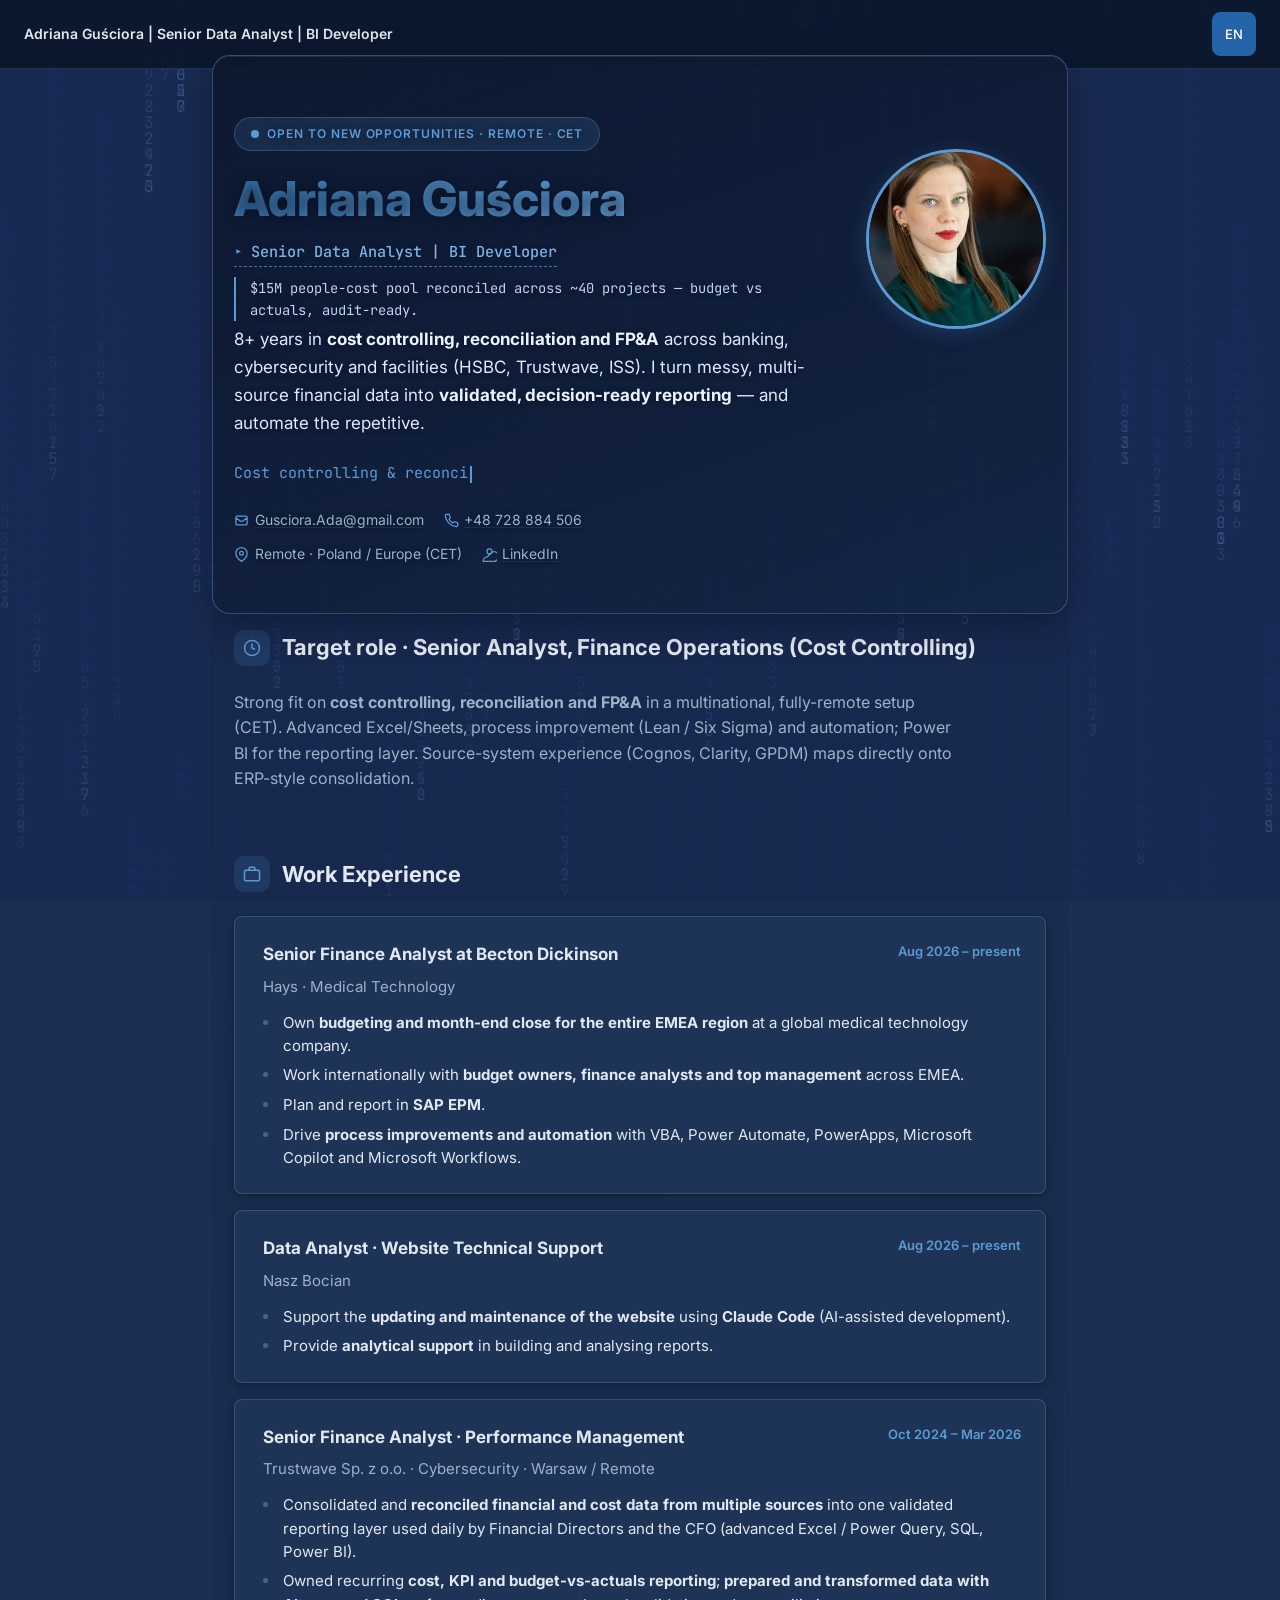
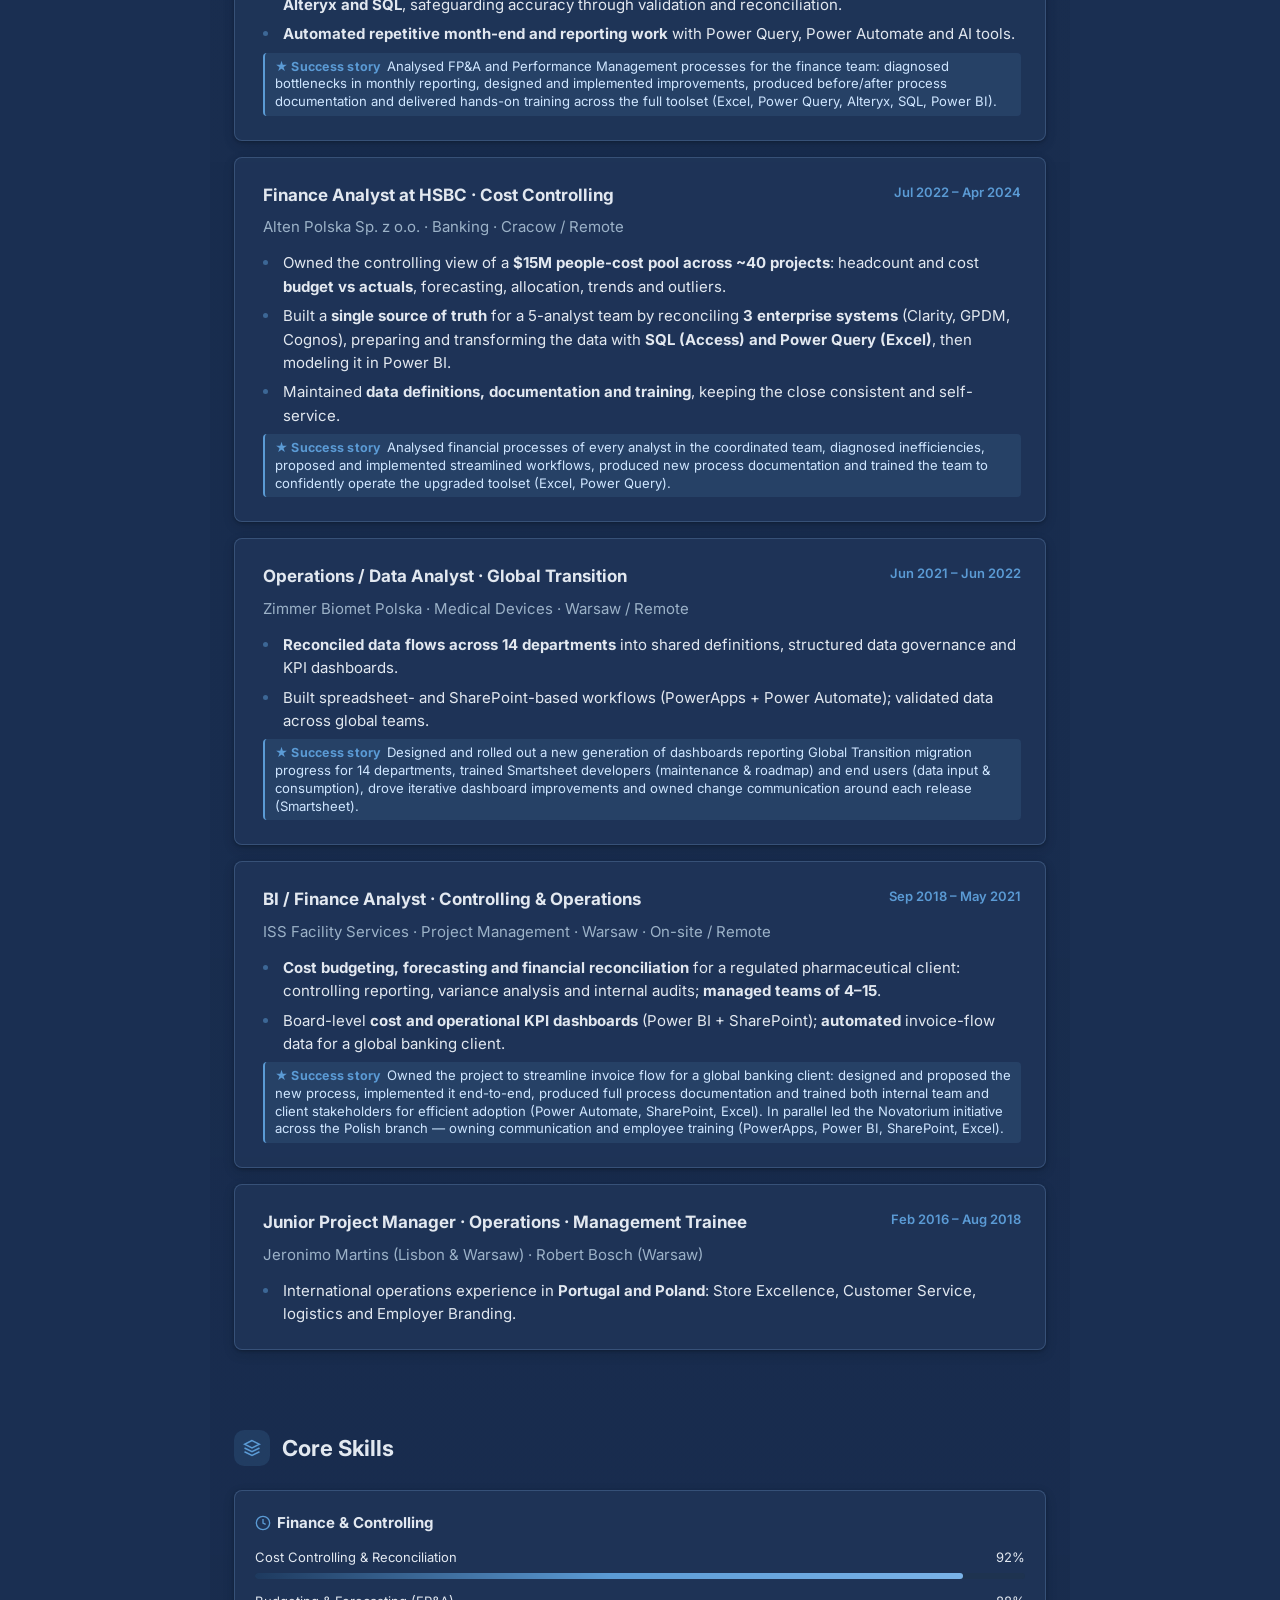
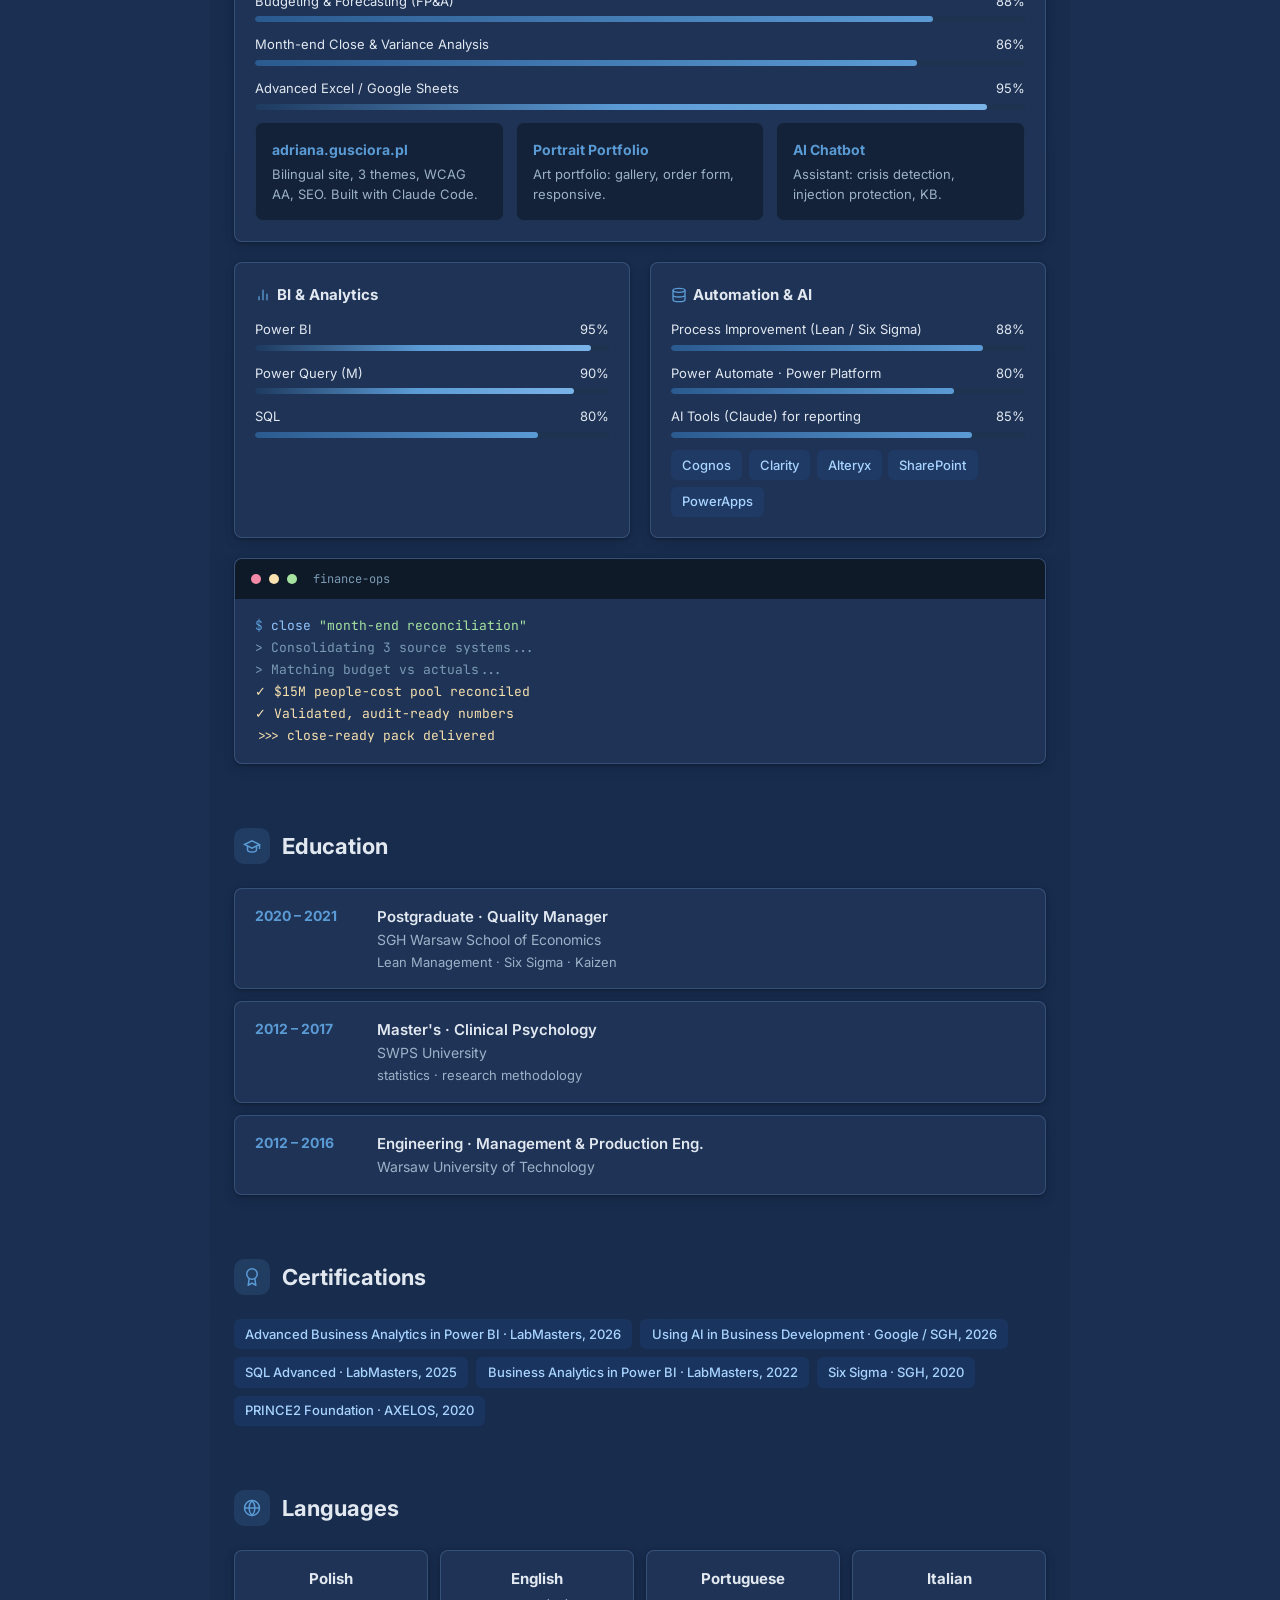
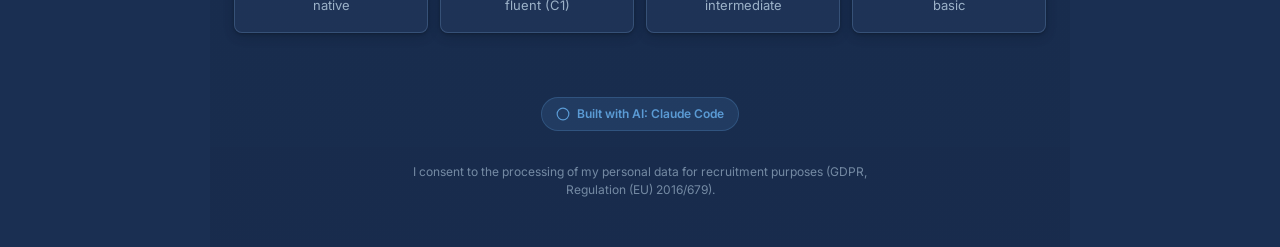
<file: index.html>
<!DOCTYPE html>
<html lang="en">
<head>
<meta charset="UTF-8">
<meta name="viewport" content="width=device-width, initial-scale=1.0">
<meta name="robots" content="noindex, nofollow">
<title>CV — Adriana Guściora · Senior Analyst, Finance Operations</title>
<link rel="preconnect" href="https://fonts.googleapis.com">
<link rel="preconnect" href="https://fonts.gstatic.com" crossorigin>
<link href="https://fonts.googleapis.com/css2?family=Inter:wght@400;500;600;700;800&family=JetBrains+Mono:wght@400;500&display=swap" rel="stylesheet">
<style>/* ===========================================
   CV Analityk — professional blue/navy design
   Dark/light mode, PL/EN toggle
   Clean, refined, with flower background
   =========================================== */

/* --- Color System (Blue / Navy) --- */
.cv-analyst {
  --ca-bg: #f8fafb;
  --ca-bg-alt: #eef1f5;
  --ca-surface: #ffffff;
  --ca-text: #1a2332;
  --ca-text-muted: #4a5a6a;
  --ca-accent: #1e56a0;
  --ca-accent-light: #2a6fc8;
  --ca-accent-hover: #174283;
  --ca-accent-glow: rgba(30, 86, 160, 0.10);
  --ca-gradient: linear-gradient(135deg, #0d2137, #1e56a0, #2a6fc8);
  --ca-border: #dce3eb;
  --ca-tag-bg: #eaf1fb;
  --ca-tag-text: #1e40af;
  --ca-card-shadow: 0 1px 3px rgba(0,0,0,0.05), 0 4px 12px rgba(0,0,0,0.03);
  --ca-font: 'Inter', -apple-system, BlinkMacSystemFont, 'Segoe UI', sans-serif;
  --ca-font-mono: 'JetBrains Mono', 'Fira Code', 'Cascadia Code', monospace;

  font-family: var(--ca-font);
  background: var(--ca-bg);
  color: var(--ca-text);
  min-height: 100vh;
  line-height: 1.6;
  position: relative;
  transition: background 0.3s ease, color 0.3s ease;
}

/* --- Dark mode --- */
.cv-analyst[data-mode="dark"] {
  --ca-bg: #0a1628;
  --ca-bg-alt: #0f1d32;
  --ca-surface: #132238;
  --ca-text: #e2e8f0;
  --ca-text-muted: #9cb2c8;
  --ca-accent: #5b9bd5;
  --ca-accent-light: #7ab3e8;
  --ca-accent-hover: #93c5fd;
  --ca-accent-glow: rgba(91, 155, 213, 0.15);
  --ca-gradient: linear-gradient(135deg, #3a7ab2, #5b9bd5, #7ab3e8);
  --ca-border: #1e3350;
  --ca-tag-bg: rgba(30, 86, 160, 0.20);
  --ca-tag-text: #a8d4ff;
  --ca-card-shadow: 0 1px 3px rgba(0,0,0,0.25), 0 4px 12px rgba(0,0,0,0.15);
}

/* --- Reset --- */
*, *::before, *::after {
  box-sizing: border-box;
  margin: 0;
  padding: 0;
}

html {
  scroll-behavior: smooth;
}

@media (prefers-reduced-motion: reduce) {
  html { scroll-behavior: auto; }
}

body {
  margin: 0;
  padding: 0;
}

/* --- Binary rain background (Matrix-style) --- */
.cv-analyst__binary-rain {
  position: fixed;
  top: 0;
  left: 0;
  width: 100%;
  height: 100%;
  pointer-events: none;
  z-index: 0;
}

/* --- Top bar --- */
.cv-analyst__topbar {
  position: sticky;
  top: 0;
  z-index: 100;
  display: flex;
  justify-content: flex-end;
  align-items: center;
  gap: 0.5rem;
  padding: 0.75rem 1.5rem;
  background: rgba(248, 250, 251, 0.85);
  backdrop-filter: blur(12px);
  -webkit-backdrop-filter: blur(12px);
  border-bottom: 1px solid var(--ca-border);
}

.cv-analyst[data-mode="dark"] .cv-analyst__topbar {
  background: rgba(10, 22, 40, 0.85);
}

.cv-analyst__toggle-btn {
  display: inline-flex;
  align-items: center;
  justify-content: center;
  gap: 0.4rem;
  padding: 0.4rem 0.75rem;
  min-height: 44px;
  min-width: 44px;
  font-size: 0.8125rem;
  font-family: var(--ca-font);
  font-weight: 500;
  background: var(--ca-surface);
  color: var(--ca-text-muted);
  border: 1px solid var(--ca-border);
  border-radius: 8px;
  cursor: pointer;
  transition: color 0.2s, border-color 0.2s, background-color 0.2s;
}

.cv-analyst__toggle-btn:hover {
  color: var(--ca-accent);
  border-color: var(--ca-accent);
}

.cv-analyst__toggle-btn svg {
  width: 16px;
  height: 16px;
}

.cv-analyst__toggle-btn--active {
  background: var(--ca-accent);
  color: #fff;
  border-color: var(--ca-accent);
}

.cv-analyst__toggle-btn--active:hover {
  color: #fff;
  background: var(--ca-accent-hover);
}

.cv-analyst[data-mode="dark"] .cv-analyst__toggle-btn--active {
  background: #2563a8;
  border-color: #2563a8;
}

.cv-analyst[data-mode="dark"] .cv-analyst__toggle-btn--active:hover {
  background: #1e56a0;
}

/* --- Top bar title --- */
.cv-analyst__topbar-title {
  font-size: 0.875rem;
  font-weight: 600;
  color: var(--ca-text);
  white-space: nowrap;
  overflow: hidden;
  text-overflow: ellipsis;
}

.cv-analyst__topbar-spacer {
  flex: 1;
}

/* --- Top bar divider --- */
.cv-analyst__topbar-divider {
  width: 1px;
  height: 20px;
  background: var(--ca-border);
  margin: 0 0.25rem;
}

/* --- Layout container --- */
.cv-analyst__container {
  position: relative;
  z-index: 1;
  max-width: 860px;
  margin: 0 auto;
  padding: 0 1.5rem;
}

/* --- Hero --- */
.cv-analyst__hero {
  padding: 3rem 0 2rem;
  display: flex;
  align-items: center;
  gap: 2.5rem;
}

.cv-analyst__hero-content {
  flex: 1;
  min-width: 0;
}

.cv-analyst__hero-badge {
  display: inline-flex;
  align-items: center;
  gap: 0.5rem;
  padding: 0.4rem 1rem;
  font-size: 0.75rem;
  font-weight: 600;
  text-transform: uppercase;
  letter-spacing: 0.08em;
  background: var(--ca-accent-glow);
  color: var(--ca-accent);
  border: 1px solid rgba(30, 86, 160, 0.25);
  border-radius: 20px;
  margin-bottom: 1.25rem;
}

.cv-analyst[data-mode="dark"] .cv-analyst__hero-badge {
  border-color: rgba(91, 155, 213, 0.3);
}

.cv-analyst__hero-badge .pulse {
  width: 8px;
  height: 8px;
  background: var(--ca-accent);
  border-radius: 50%;
  animation: pulse 2s ease-in-out infinite;
}

@keyframes pulse {
  0%, 100% { opacity: 1; transform: scale(1); }
  50% { opacity: 0.5; transform: scale(1.3); }
}

.cv-analyst__name {
  font-size: clamp(2.25rem, 5vw, 3rem);
  font-weight: 800;
  color: var(--ca-accent);
  background: var(--ca-gradient);
  -webkit-background-clip: text;
  -webkit-text-fill-color: transparent;
  background-clip: text;
  margin-bottom: 0.5rem;
  line-height: 1.15;
}

.cv-analyst__tagline {
  font-size: 1.0625rem;
  color: var(--ca-text-muted);
  max-width: 600px;
  margin: 0 0 1.5rem;
  line-height: 1.65;
}

/* --- Typing animation --- */
.cv-analyst__typing {
  font-family: var(--ca-font-mono);
  font-size: 0.9375rem;
  color: var(--ca-accent);
  min-height: 1.5em;
}

.cv-analyst__typing .cursor {
  display: inline-block;
  width: 2px;
  height: 1.1em;
  background: var(--ca-accent);
  margin-left: 2px;
  vertical-align: text-bottom;
  animation: blink 0.8s step-end infinite;
}

@keyframes blink {
  50% { opacity: 0; }
}

/* --- Contact row --- */
.cv-analyst__contact {
  display: flex;
  flex-wrap: wrap;
  gap: 0.75rem 1.25rem;
  margin-top: 1.5rem;
  font-size: 0.875rem;
}

.cv-analyst__contact-item {
  display: inline-flex;
  align-items: center;
  gap: 0.35rem;
  color: var(--ca-text-muted);
}

.cv-analyst__contact-item svg {
  width: 15px;
  height: 15px;
  color: var(--ca-accent);
  flex-shrink: 0;
}

.cv-analyst__contact-item a {
  color: var(--ca-text-muted);
  text-decoration: underline;
  text-underline-offset: 2px;
  text-decoration-color: var(--ca-border);
  transition: color 0.2s, text-decoration-color 0.2s;
}

.cv-analyst__contact-item a:hover {
  color: var(--ca-accent);
  text-decoration-color: var(--ca-accent);
}

/* --- Sections --- */
.cv-analyst__section {
  padding: 2rem 0;
}

.cv-analyst__section-header {
  display: flex;
  align-items: center;
  gap: 0.75rem;
  margin-bottom: 1.5rem;
}

.cv-analyst__section-icon {
  width: 36px;
  height: 36px;
  display: flex;
  align-items: center;
  justify-content: center;
  background: var(--ca-accent-glow);
  color: var(--ca-accent);
  border-radius: 10px;
  flex-shrink: 0;
}

.cv-analyst__section-icon svg {
  width: 18px;
  height: 18px;
}

.cv-analyst__section-title {
  font-size: 1.375rem;
  font-weight: 700;
  color: var(--ca-text);
  margin: 0;
  line-height: 1.3;
}

/* --- Experience cards --- */
.cv-analyst__exp-card {
  background: var(--ca-surface);
  border: 1px solid var(--ca-border);
  border-left: 3px solid var(--ca-accent);
  border-radius: 8px;
  padding: 1.5rem 1.5rem 1.5rem 1.75rem;
  margin-bottom: 1rem;
  box-shadow: var(--ca-card-shadow);
}

.cv-analyst__exp-header {
  display: flex;
  justify-content: space-between;
  align-items: flex-start;
  flex-wrap: wrap;
  gap: 0.5rem;
  margin-bottom: 0.4rem;
}

.cv-analyst__exp-role {
  font-size: 1.0625rem;
  font-weight: 700;
  color: var(--ca-text);
  margin: 0;
}

.cv-analyst__exp-period {
  font-size: 0.8125rem;
  color: var(--ca-accent);
  font-weight: 600;
  white-space: nowrap;
}

.cv-analyst__exp-company {
  font-size: 0.9375rem;
  color: var(--ca-text-muted);
  margin-bottom: 0.75rem;
}

.cv-analyst__exp-bullets {
  list-style: none;
  padding: 0;
  margin: 0;
  display: flex;
  flex-direction: column;
  gap: 0.4rem;
}

.cv-analyst__exp-bullets li {
  font-size: 0.9375rem;
  color: var(--ca-text);
  padding-left: 1.25rem;
  position: relative;
  line-height: 1.55;
}

.cv-analyst__exp-bullets li::before {
  content: '';
  position: absolute;
  left: 0;
  top: 0.6em;
  width: 5px;
  height: 5px;
  border-radius: 50%;
  background: var(--ca-accent);
  opacity: 0.5;
}

/* --- Skills --- */
.cv-analyst__skills-grid {
  display: grid;
  grid-template-columns: 1fr;
  gap: 1.25rem;
}

@media (min-width: 640px) {
  .cv-analyst__skills-grid {
    grid-template-columns: 1fr 1fr;
  }
}

.cv-analyst__skill-group {
  background: var(--ca-surface);
  border: 1px solid var(--ca-border);
  border-radius: 8px;
  padding: 1.25rem;
  box-shadow: var(--ca-card-shadow);
}

.cv-analyst__skill-group--ai {
  border-color: rgba(30, 86, 160, 0.35);
  background: rgba(234, 241, 251, 0.5);
  grid-column: 1 / -1;
  border-left: 3px solid var(--ca-accent);
}

.cv-analyst[data-mode="dark"] .cv-analyst__skill-group--ai {
  border-color: rgba(91, 155, 213, 0.35);
  background: rgba(30, 86, 160, 0.08);
}

.cv-analyst__skill-group h3 {
  font-size: 0.9375rem;
  font-weight: 700;
  color: var(--ca-text);
  margin: 0 0 0.75rem;
  display: flex;
  align-items: center;
  gap: 0.4rem;
}

.cv-analyst__skill-group h3 svg {
  width: 16px;
  height: 16px;
  color: var(--ca-accent);
}

/* --- Skill bars --- */
.cv-analyst__skill-bar {
  margin-bottom: 0.75rem;
}

.cv-analyst__skill-bar:last-of-type {
  margin-bottom: 0;
}

.cv-analyst__skill-label {
  display: flex;
  justify-content: space-between;
  font-size: 0.8125rem;
  margin-bottom: 0.3rem;
  color: var(--ca-text);
}

.cv-analyst__skill-track {
  height: 6px;
  background: #d5dde5;
  border-radius: 3px;
  overflow: hidden;
}

.cv-analyst[data-mode="dark"] .cv-analyst__skill-track {
  background: #1e3350;
}

/* Skill levels: expert (90+), advanced (80-89), proficient (70-79) */
.cv-analyst__skill-fill {
  height: 100%;
  border-radius: 3px;
  width: 0;
  background: var(--ca-gradient);
}

.cv-analyst__skill-fill[data-level="expert"] {
  background: linear-gradient(90deg, #0d2137, #1e56a0, #2a6fc8);
  transition: width 1.4s cubic-bezier(0.22, 1, 0.36, 1);
}

.cv-analyst__skill-fill[data-level="advanced"] {
  background: linear-gradient(90deg, #1e56a0, #3b82c8);
  transition: width 1.0s cubic-bezier(0.34, 1.56, 0.64, 1);
}

.cv-analyst__skill-fill[data-level="proficient"] {
  background: linear-gradient(90deg, #3b6fa0, #6ba3d6);
  transition: width 0.8s cubic-bezier(0.45, 0, 0.55, 1);
}

.cv-analyst[data-mode="dark"] .cv-analyst__skill-fill[data-level="expert"] {
  background: linear-gradient(90deg, #1e3a5f, #5b9bd5, #7ab3e8);
}

.cv-analyst[data-mode="dark"] .cv-analyst__skill-fill[data-level="advanced"] {
  background: linear-gradient(90deg, #2a5a8f, #5b9bd5);
}

.cv-analyst[data-mode="dark"] .cv-analyst__skill-fill[data-level="proficient"] {
  background: linear-gradient(90deg, #3a6a8f, #7ab3d5);
}

/* --- Tags --- */
.cv-analyst__tags {
  display: flex;
  flex-wrap: wrap;
  gap: 0.4rem;
}

.cv-analyst__tag {
  font-size: 0.8125rem;
  padding: 0.3rem 0.7rem;
  background: var(--ca-tag-bg);
  color: var(--ca-tag-text);
  border-radius: 6px;
  font-weight: 500;
}

.cv-analyst__tags--spaced {
  margin-top: 0.75rem;
}

.cv-analyst__tags--certs {
  gap: 0.5rem;
}

.cv-analyst__tag--link {
  text-decoration: none;
  cursor: pointer;
  transition: opacity 0.2s, transform 0.2s;
}

.cv-analyst__tag--link:hover {
  opacity: 0.85;
  transform: translateY(-1px);
}

.cv-analyst__cert-link {
  display: inline-flex;
  align-items: center;
  gap: 0.25rem;
  margin-top: 0.35rem;
  font-size: 0.75rem;
  color: var(--ca-accent);
  text-decoration: none;
  opacity: 0.8;
  transition: opacity 0.2s;
}

.cv-analyst__cert-link:hover {
  opacity: 1;
  text-decoration: underline;
}

.cv-analyst__cert-link svg {
  width: 12px;
  height: 12px;
}

button.cv-analyst__cert-link {
  background: none;
  border: none;
  cursor: pointer;
  padding: 0;
}

.cv-analyst__lang-cert {
  font-size: 0.8125rem;
  color: var(--ca-accent);
  background: none;
  border: none;
  padding: 0;
  cursor: pointer;
  font-family: inherit;
  margin-left: 0.25rem;
}

.cv-analyst__lang-cert:hover {
  text-decoration: underline;
}

button.cv-analyst__tag--link {
  border: none;
  cursor: pointer;
  font-family: inherit;
}

/* Clickable AI project tiles */
.cv-analyst__ai-project--link {
  text-decoration: none;
  color: inherit;
  transition: transform 0.2s, box-shadow 0.2s;
}

.cv-analyst__ai-project--link:hover {
  transform: translateY(-2px);
  box-shadow: 0 4px 12px rgba(0, 0, 0, 0.15);
}

/* --- Lightbox (cert gallery) --- */
.cv-cert-lightbox {
  position: fixed;
  inset: 0;
  z-index: 9999;
  display: flex;
  align-items: center;
  justify-content: center;
}

.cv-cert-lightbox[hidden] {
  display: none;
}

.cv-cert-lightbox__overlay {
  position: absolute;
  inset: 0;
  background: rgba(0, 0, 0, 0.88);
}

.cv-cert-lightbox__content {
  position: relative;
  display: flex;
  align-items: center;
  justify-content: center;
}

.cv-cert-lightbox__img {
  max-width: 90vw;
  max-height: 85vh;
  object-fit: contain;
  border-radius: 4px;
  box-shadow: 0 4px 32px rgba(0, 0, 0, 0.5);
}

.cv-cert-lightbox__pdf {
  width: 80vw;
  height: 85vh;
  border: none;
  border-radius: 4px;
  box-shadow: 0 4px 32px rgba(0, 0, 0, 0.5);
  background: #fff;
}

.cv-cert-lightbox__close,
.cv-cert-lightbox__prev,
.cv-cert-lightbox__next {
  position: absolute;
  background: rgba(255, 255, 255, 0.12);
  color: #fff;
  border: none;
  cursor: pointer;
  border-radius: 50%;
  display: flex;
  align-items: center;
  justify-content: center;
  transition: background 0.2s;
  z-index: 1;
}

.cv-cert-lightbox__close:hover,
.cv-cert-lightbox__prev:hover,
.cv-cert-lightbox__next:hover {
  background: rgba(255, 255, 255, 0.25);
}

.cv-cert-lightbox__close {
  top: 1rem;
  right: 1rem;
  width: 40px;
  height: 40px;
  font-size: 1.5rem;
  line-height: 1;
}

.cv-cert-lightbox__prev,
.cv-cert-lightbox__next {
  top: 50%;
  transform: translateY(-50%);
  width: 44px;
  height: 44px;
  font-size: 1.75rem;
  line-height: 1;
}

.cv-cert-lightbox__prev { left: 1rem; }
.cv-cert-lightbox__next { right: 1rem; }

.cv-cert-lightbox__counter {
  position: absolute;
  bottom: 1rem;
  left: 50%;
  transform: translateX(-50%);
  color: rgba(255, 255, 255, 0.7);
  font-size: 0.875rem;
}

.cv-analyst__tag--ai {
  background: var(--ca-accent-glow);
  color: var(--ca-accent);
  border: 1px solid rgba(30, 86, 160, 0.2);
}

.cv-analyst[data-mode="dark"] .cv-analyst__tag--ai {
  border-color: rgba(91, 155, 213, 0.25);
}

/* --- Terminal snippet --- */
.cv-analyst__terminal {
  background: #1a2332;
  border-radius: 8px;
  overflow: hidden;
  margin-top: 1.25rem;
  box-shadow: var(--ca-card-shadow);
  font-family: var(--ca-font-mono);
  font-size: 0.8125rem;
  line-height: 1.7;
}

.cv-analyst__terminal-header {
  display: flex;
  align-items: center;
  gap: 0.5rem;
  padding: 0.6rem 1rem;
  background: #0f1a28;
}

.cv-analyst__terminal-dot {
  width: 10px;
  height: 10px;
  border-radius: 50%;
}

.cv-analyst__terminal-dot--red { background: #f38ba8; }
.cv-analyst__terminal-dot--yellow { background: #f9e2af; }
.cv-analyst__terminal-dot--green { background: #a6e3a1; }

.cv-analyst__terminal-title {
  font-size: 0.75rem;
  color: #7a9ab4;
  margin-left: 0.5rem;
}

.cv-analyst__terminal-body {
  padding: 1rem 1.25rem;
  color: #c8d6e0;
  overflow-x: auto;
}

.cv-analyst__terminal-body .prompt { color: #5b9bd5; }
.cv-analyst__terminal-body .comment { color: #7a9ab4; }
.cv-analyst__terminal-body .keyword { color: #7ab3e8; }
.cv-analyst__terminal-body .string { color: #a6e3a1; }
.cv-analyst__terminal-body .function { color: #93c5fd; }
.cv-analyst__terminal-body .output { color: #f9e2af; }

/* --- AI project cards --- */
.cv-analyst__ai-projects {
  display: grid;
  grid-template-columns: 1fr;
  gap: 0.75rem;
  margin-top: 0.75rem;
}

@media (min-width: 640px) and (max-width: 767px) {
  .cv-analyst__ai-projects {
    grid-template-columns: 1fr 1fr;
  }
}

@media (min-width: 768px) {
  .cv-analyst__ai-projects {
    grid-template-columns: 1fr 1fr 1fr;
  }
}

.cv-analyst__ai-project {
  padding: 1rem;
  background: var(--ca-surface);
  border: 1px solid var(--ca-border);
  border-radius: 8px;
  text-align: left;
}

.cv-analyst__ai-project-name {
  font-size: 0.875rem;
  font-weight: 700;
  color: var(--ca-accent);
  margin: 0 0 0.25rem;
}

.cv-analyst__ai-project-desc {
  font-size: 0.8125rem;
  color: var(--ca-text-muted);
  line-height: 1.5;
  margin: 0;
}

/* --- Education --- */
.cv-analyst__edu-list {
  display: flex;
  flex-direction: column;
  gap: 0.75rem;
}

.cv-analyst__edu-item {
  display: grid;
  grid-template-columns: 110px 1fr;
  gap: 0.75rem;
  padding: 1rem 1.25rem;
  background: var(--ca-surface);
  border: 1px solid var(--ca-border);
  border-left: 3px solid var(--ca-accent);
  border-radius: 8px;
  box-shadow: var(--ca-card-shadow);
}

.cv-analyst__edu-year {
  font-size: 0.875rem;
  font-weight: 700;
  color: var(--ca-accent);
}

.cv-analyst__edu-title {
  font-size: 0.9375rem;
  font-weight: 600;
  color: var(--ca-text);
  margin: 0;
}

.cv-analyst__edu-school {
  font-size: 0.875rem;
  color: var(--ca-text-muted);
  margin: 0;
}

.cv-analyst__edu-desc {
  font-size: 0.8125rem;
  color: var(--ca-text-muted);
  margin: 0;
}

/* --- Languages --- */
.cv-analyst__lang-grid {
  display: grid;
  grid-template-columns: repeat(auto-fill, minmax(180px, 1fr));
  gap: 0.75rem;
}

.cv-analyst__lang-card {
  background: var(--ca-surface);
  border: 1px solid var(--ca-border);
  border-radius: 8px;
  padding: 1rem;
  text-align: center;
  box-shadow: var(--ca-card-shadow);
}

.cv-analyst__lang-name {
  font-weight: 700;
  color: var(--ca-text);
  font-size: 0.9375rem;
}

.cv-analyst__lang-level {
  font-size: 0.8125rem;
  color: var(--ca-text-muted);
  margin-top: 0.25rem;
}

/* --- Photo --- */
.cv-analyst__photo {
  width: 180px;
  height: 180px;
  border-radius: 50%;
  object-fit: cover;
  border: 3px solid var(--ca-accent);
  box-shadow: 0 4px 20px rgba(30, 86, 160, 0.15);
  flex-shrink: 0;
  align-self: flex-start;
  margin-top: 2rem;
}

.cv-analyst[data-mode="dark"] .cv-analyst__photo {
  box-shadow: 0 4px 20px rgba(91, 155, 213, 0.2);
}

/* --- Footer --- */
.cv-analyst__footer {
  text-align: center;
  padding: 2rem 0 3rem;
  font-size: 0.8125rem;
  color: var(--ca-text-muted);
}

.cv-analyst__gdpr {
  margin-top: 1.25rem;
  font-size: 0.75rem;
  color: var(--ca-text-muted);
  opacity: 0.7;
  max-width: 500px;
  margin-left: auto;
  margin-right: auto;
  line-height: 1.5;
}

.cv-analyst__ai-badge {
  display: inline-flex;
  align-items: center;
  gap: 0.4rem;
  padding: 0.4rem 0.9rem;
  font-size: 0.75rem;
  font-weight: 600;
  background: var(--ca-accent-glow);
  color: var(--ca-accent);
  border: 1px solid rgba(30, 86, 160, 0.2);
  border-radius: 20px;
  margin-bottom: 0.75rem;
}

.cv-analyst[data-mode="dark"] .cv-analyst__ai-badge {
  border-color: rgba(91, 155, 213, 0.25);
}

.cv-analyst__ai-badge svg {
  width: 14px;
  height: 14px;
}

/* --- Print button --- */
.cv-analyst__print-btn {
  display: inline-flex;
  align-items: center;
  gap: 0.5rem;
  padding: 0.5rem 1rem;
  min-height: 44px;
  font-size: 0.8125rem;
  font-family: var(--ca-font);
  font-weight: 500;
  background: var(--ca-surface);
  color: var(--ca-text-muted);
  border: 1px solid var(--ca-border);
  border-radius: 8px;
  cursor: pointer;
  transition: color 0.2s, border-color 0.2s;
  margin-top: 1rem;
}

.cv-analyst__print-btn:hover {
  color: var(--ca-accent);
  border-color: var(--ca-accent);
}

.cv-analyst__print-btn svg {
  width: 15px;
  height: 15px;
}

/* --- Skip link --- */
.cv-analyst__skip-link {
  position: absolute;
  left: -9999px;
  top: 0;
  z-index: 200;
  padding: 0.5rem 1rem;
  background: var(--ca-accent);
  color: #fff;
  font-size: 0.875rem;
  font-weight: 600;
  text-decoration: none;
  border-radius: 0 0 8px 0;
}

.cv-analyst__skip-link:focus {
  left: 0;
  top: 0;
}

/* --- Focus styles (WCAG) --- */
a:focus-visible,
button:focus-visible {
  outline: 3px solid var(--ca-accent);
  outline-offset: 2px;
}

/* --- Reduced motion --- */
@media (prefers-reduced-motion: reduce) {
  .cv-analyst__hero-badge .pulse { animation: none; }
  .cv-analyst__typing .cursor { animation: none; }
  .cv-analyst__skill-fill,
  .cv-analyst__skill-fill[data-level="expert"],
  .cv-analyst__skill-fill[data-level="advanced"],
  .cv-analyst__skill-fill[data-level="proficient"] {
    transition: none;
  }
  .cv-analyst__binary-rain { display: none; }
}

/* --- Responsive --- */
@media (max-width: 640px) {
  .cv-analyst__hero {
    flex-direction: column-reverse;
    text-align: center;
    gap: 1.25rem;
  }

  .cv-analyst__hero-content {
    display: flex;
    flex-direction: column;
    align-items: center;
  }

  .cv-analyst__contact {
    justify-content: center;
  }

  .cv-analyst__edu-item {
    grid-template-columns: 1fr;
    gap: 0.25rem;
  }

  .cv-analyst__topbar {
    padding: 0.5rem 1rem;
    flex-wrap: wrap;
    justify-content: center;
  }

  .cv-analyst__topbar-title,
  .cv-analyst__topbar-spacer {
    display: none;
  }

  .cv-analyst__exp-header {
    flex-direction: column;
  }

  .cv-analyst__container {
    padding: 0 1rem;
  }

  .cv-analyst__exp-card {
    padding: 1rem 1rem 1rem 1.25rem;
  }
}

/* =============================================
   PRINT — Professional CV layout for PDF/paper
   Editorial minimal: navy accents, tight grid,
   optimized for A4 (2 pages max)
   ============================================= */

@page {
  size: A4;
  margin: 1.2cm 1.5cm;
}

@media print {

  /* --- Reset to clean white --- */
  .cv-analyst {
    --ca-bg: #fff;
    --ca-surface: #fff;
    --ca-text: #1a1a1a;
    --ca-text-muted: #4a4a4a;
    --ca-border: #d0d5dd;
    --ca-accent: #1e3a6e;
    --ca-tag-bg: #eef2f7;
    --ca-tag-text: #1e3a6e;
    --ca-card-shadow: none;
    background: #fff;
    font-size: 9.5pt;
    line-height: 1.45;
  }

  /* --- Hide web-only elements --- */
  .cv-analyst__topbar,
  .cv-analyst__binary-rain,
  .cv-analyst__print-btn,
  .cv-analyst__ai-badge,
  .cv-analyst__typing,
  .cv-analyst__skip-link,
  .cv-analyst__terminal,
  .cv-analyst__hero-badge {
    display: none !important;
  }

  /* --- Container: full width for print --- */
  .cv-analyst__container {
    max-width: 100%;
    padding: 0;
  }

  /* ==========================================
     HERO — Compact header with accent bar
     ========================================== */
  .cv-analyst__hero {
    padding: 0 0 0.6cm;
    text-align: left;
    display: grid;
    grid-template-columns: 72pt 1fr;
    grid-template-rows: auto auto auto;
    gap: 0 0.5cm;
    align-items: start;
    border-bottom: 2.5pt solid #1e3a6e;
    margin-bottom: 0.4cm;
  }

  .cv-analyst__photo {
    grid-row: 1 / 4;
    width: 72pt;
    height: 72pt;
    border: 2pt solid #1e3a6e;
    box-shadow: none;
    margin: 0;
  }

  .cv-analyst__name {
    font-size: 18pt;
    font-weight: 800;
    -webkit-text-fill-color: #1e3a6e;
    color: #1e3a6e;
    margin: 0;
    line-height: 1.2;
    padding-top: 0.1cm;
  }

  .cv-analyst__tagline {
    font-size: 9pt;
    color: #4a4a4a;
    margin: 0.1cm 0 0;
    line-height: 1.4;
    max-width: none;
  }

  .cv-analyst__contact {
    margin-top: 0.15cm;
    gap: 0.3cm;
    justify-content: flex-start;
    font-size: 8.5pt;
  }

  .cv-analyst__contact-item svg {
    width: 10pt;
    height: 10pt;
    color: #1e3a6e;
  }

  .cv-analyst__contact-item a {
    text-decoration: none;
    color: #1a1a1a;
  }

  .cv-analyst__contact-item a::after {
    content: none;
  }

  /* ==========================================
     SECTIONS — Tight spacing
     ========================================== */
  .cv-analyst__section {
    padding: 0.25cm 0;
  }

  .cv-analyst__section-header {
    margin-bottom: 0.3cm;
    gap: 0.3cm;
    break-after: avoid;
    border-bottom: 0.75pt solid #d0d5dd;
    padding-bottom: 0.15cm;
  }

  .cv-analyst__section-icon {
    width: 20pt;
    height: 20pt;
    background: none;
    border-radius: 0;
  }

  .cv-analyst__section-icon svg {
    width: 14pt;
    height: 14pt;
    color: #1e3a6e;
  }

  .cv-analyst__section-title {
    font-size: 12pt;
    font-weight: 700;
    color: #1e3a6e;
    text-transform: uppercase;
    letter-spacing: 0.04em;
  }

  /* ==========================================
     EXPERIENCE — Dense cards
     ========================================== */
  .cv-analyst__exp-card {
    break-inside: avoid;
    box-shadow: none;
    border: none;
    border-left: 2pt solid #1e3a6e;
    border-radius: 0;
    padding: 0.2cm 0 0.2cm 0.4cm;
    margin-bottom: 0.25cm;
    background: none;
  }

  .cv-analyst__exp-header {
    margin-bottom: 0.05cm;
    gap: 0.2cm;
  }

  .cv-analyst__exp-role {
    font-size: 10pt;
    font-weight: 700;
    color: #1a1a1a;
  }

  .cv-analyst__exp-period {
    font-size: 8.5pt;
    font-weight: 600;
    color: #1e3a6e;
  }

  .cv-analyst__exp-company {
    font-size: 8.5pt;
    color: #4a4a4a;
    margin-bottom: 0.1cm;
  }

  .cv-analyst__exp-bullets {
    gap: 0.05cm;
  }

  .cv-analyst__exp-bullets li {
    font-size: 8.5pt;
    line-height: 1.4;
    padding-left: 0.35cm;
  }

  .cv-analyst__exp-bullets li::before {
    width: 3pt;
    height: 3pt;
    top: 0.55em;
    background: #1e3a6e;
    opacity: 0.6;
  }

  /* ==========================================
     SKILLS — Compact 2-column grid
     ========================================== */
  .cv-analyst__skills-grid {
    grid-template-columns: 1fr 1fr;
    gap: 0.3cm;
  }

  .cv-analyst__skill-group {
    break-inside: avoid;
    box-shadow: none;
    border: none;
    border-left: 2pt solid #1e3a6e;
    border-radius: 0;
    padding: 0.15cm 0 0.15cm 0.3cm;
    background: none;
  }

  .cv-analyst__skill-group--ai {
    grid-column: 1 / -1;
    border-left: 2pt solid #1e3a6e;
    background: none;
    border-top: none;
    border-right: none;
    border-bottom: none;
  }

  .cv-analyst__skill-group h3 {
    font-size: 9pt;
    font-weight: 700;
    margin-bottom: 0.15cm;
    color: #1e3a6e;
  }

  .cv-analyst__skill-group h3 svg {
    width: 11pt;
    height: 11pt;
  }

  /* --- Skill bars — compact for print --- */
  .cv-analyst__skill-bar {
    margin-bottom: 0.1cm;
  }

  .cv-analyst__skill-label {
    font-size: 8pt;
    margin-bottom: 0.03cm;
  }

  .cv-analyst__skill-track {
    height: 4pt;
    background: #e5e7eb;
    border-radius: 2pt;
  }

  .cv-analyst__skill-fill {
    border-radius: 2pt;
    transition: none;
    background: #1e3a6e !important;
  }

  .cv-analyst__skill-fill[data-width="95"] { width: 95% !important; }
  .cv-analyst__skill-fill[data-width="90"] { width: 90% !important; }
  .cv-analyst__skill-fill[data-width="85"] { width: 85% !important; }
  .cv-analyst__skill-fill[data-width="80"] { width: 80% !important; }
  .cv-analyst__skill-fill[data-width="75"] { width: 75% !important; }

  /* --- AI projects — inline in print --- */
  .cv-analyst__ai-projects {
    grid-template-columns: 1fr 1fr 1fr;
    gap: 0.2cm;
    margin-top: 0.2cm;
  }

  .cv-analyst__ai-project {
    padding: 0.15cm 0.25cm;
    border: 0.5pt solid #d0d5dd;
    border-radius: 0;
    background: #f8f9fb;
  }

  .cv-analyst__ai-project-name {
    font-size: 8pt;
    color: #1e3a6e;
    margin-bottom: 0.05cm;
  }

  .cv-analyst__ai-project-desc {
    font-size: 6.5pt;
    line-height: 1.3;
  }

  /* --- Tags — compact pills --- */
  .cv-analyst__tags {
    gap: 0.1cm;
  }

  .cv-analyst__tag {
    font-size: 7.5pt;
    padding: 0.05cm 0.2cm;
    background: #eef2f7;
    color: #1e3a6e;
    border-radius: 2pt;
    border: 0.5pt solid #d0d5dd;
  }

  /* ==========================================
     EDUCATION — Compact list
     ========================================== */
  .cv-analyst__edu-list {
    gap: 0.15cm;
  }

  .cv-analyst__edu-item {
    break-inside: avoid;
    box-shadow: none;
    border: none;
    border-left: 2pt solid #1e3a6e;
    border-radius: 0;
    padding: 0.1cm 0 0.1cm 0.4cm;
    background: none;
    grid-template-columns: 70pt 1fr;
    gap: 0.3cm;
  }

  .cv-analyst__edu-year {
    font-size: 8.5pt;
    font-weight: 700;
    color: #1e3a6e;
  }

  .cv-analyst__edu-title {
    font-size: 9pt;
    font-weight: 600;
  }

  .cv-analyst__edu-school {
    font-size: 8pt;
  }

  .cv-analyst__edu-desc {
    font-size: 7.5pt;
  }

  /* ==========================================
     LANGUAGES — Inline row
     ========================================== */
  .cv-analyst__lang-grid {
    grid-template-columns: repeat(4, 1fr);
    gap: 0.2cm;
  }

  .cv-analyst__lang-card {
    box-shadow: none;
    border: none;
    border-left: 2pt solid #1e3a6e;
    border-radius: 0;
    padding: 0.05cm 0 0.05cm 0.3cm;
    text-align: left;
    background: none;
  }

  .cv-analyst__lang-name {
    font-size: 9pt;
    font-weight: 700;
  }

  .cv-analyst__lang-level {
    font-size: 7.5pt;
  }

  /* ==========================================
     FOOTER — Compact GDPR line
     ========================================== */
  .cv-analyst__footer {
    padding: 0.3cm 0 0;
    border-top: 0.5pt solid #d0d5dd;
    margin-top: 0.2cm;
  }

  .cv-analyst__gdpr {
    font-size: 7pt;
    color: #888;
    opacity: 1;
    margin-top: 0;
    max-width: none;
    text-align: center;
  }
}
</style>
<style>
  /* lighter navy base; full-bleed -> kill the 1.2cm white @page margins from cv-analityk.css */
  @page { margin: 0 !important; }
  html, body { background: #1a2f52 !important; }
  .cv-analyst, .cv-analyst[data-mode="dark"]{ --ca-bg:#1a2f52; background:#1a2f52 !important; }
  .cv-analyst__topbar { position: static; }
  .cv-analyst__success-tag{ display:inline-block; color:var(--ca-accent-light); font-weight:700; font-size:.78rem; letter-spacing:.02em; margin-right:6px; }

  /* role line under the name -> links to the cv-analityk site */
  .cv-analyst__role-link{ display:inline-flex; align-items:center; gap:.5rem; margin:.35rem 0 .15rem;
    font-family: var(--ca-font-mono); font-weight:500; font-size:.95rem; color: var(--ca-accent-light);
    text-decoration:none; border-bottom:1px dashed rgba(122,179,232,.55); padding-bottom:2px; }
  .cv-analyst__role-link::before{ content:"▸"; color: var(--ca-accent); }
  .cv-analyst__role-link:hover{ color:#cfe6ff; border-bottom-color:#cfe6ff; }

  /* one concrete, finished headline (replaces the typing line in the PDF) */
  .cv-analyst__headline{ font-family:var(--ca-font-mono); font-size:.86rem; color:#bcd6f2;
    margin:.5rem 0 .2rem; padding-left:.85rem; border-left:2px solid var(--ca-accent); }

  /* success story per role */
  .cv-analyst__exp-success{ margin-top:7px; padding:5px 10px; font-size:.82rem; line-height:1.35;
    color:#cfe6ff; background:rgba(91,155,213,.12); border-left:2px solid var(--ca-accent); border-radius:4px; }
  .cv-analyst__exp-success span{ color:var(--ca-accent); font-weight:700; margin-right:5px; }

  /* ===== HERO readability: calm darker panel behind the hero so text separates from the rain ===== */
  .cv-analyst__hero{ position:relative; z-index:1; }
  .cv-analyst__hero::before{ content:""; position:absolute; z-index:-1;
    inset:-14px -22px -16px -22px; border-radius:18px;
    background: linear-gradient(160deg, rgba(13,24,46,.92) 0%, rgba(16,30,56,.88) 55%, rgba(20,38,70,.82) 100%);
    border:1px solid rgba(132,182,234,.30);
    box-shadow: 0 10px 34px rgba(6,14,30,.45), inset 0 1px 0 rgba(160,200,245,.10);
    pointer-events:none; }
  /* hero text pops over the (now darker) panel */
  .cv-analyst__name{ text-shadow:0 1px 14px rgba(5,12,26,.6); }
  .cv-analyst__role-link, .cv-analyst__headline, .cv-analyst__tagline,
  .cv-analyst__contact-item, .cv-analyst__hero-badge{ text-shadow:0 1px 6px rgba(5,12,26,.55); }
  .cv-analyst__tagline{ color:#dcebff !important; }
  .cv-analyst__tagline strong{ color:#eaf3ff; }

  /* readability: faint, EVEN rain + light veil; cards get a visible edge so they don't blend */
  .cv-analyst__container{ position:relative; z-index:1; }
  .cv-analyst__container::before{ content:""; position:absolute; inset:0; z-index:-1;
    background: linear-gradient(180deg, rgba(20,36,64,.16), rgba(20,36,64,.26)); pointer-events:none; }
  .cv-analyst__exp-card, .cv-analyst__skill-group, .cv-analyst__terminal,
  .cv-analyst__lang-card, .cv-analyst__edu-item{
    background: rgba(33,54,90,.82) !important; border:1px solid rgba(140,185,235,.22) !important; }

  /* ===== COMPACT mode (only for the 2-page PDF) ===== */
  .cv-analyst.compact{ font-size:7.4pt !important; line-height:1.26 !important; }
  .cv-analyst.compact .cv-analyst__container{ max-width:800px !important; padding:6px 26px 12px !important; }
  .cv-analyst.compact .cv-analyst__hero{ padding:2px 0 8px !important; gap:14px !important; margin-bottom:4px !important; }
  .cv-analyst.compact .cv-analyst__name{ font-size:21pt !important; line-height:1.04 !important; }
  .cv-analyst.compact .cv-analyst__role-link{ font-size:8.4pt !important; margin:2px 0 !important; }
  .cv-analyst.compact .cv-analyst__headline{ font-size:8pt !important; margin:4px 0 3px !important; }
  .cv-analyst.compact .cv-analyst__tagline{ font-size:8pt !important; line-height:1.3 !important; margin:3px 0 !important; max-width:68ch !important; }
  .cv-analyst.compact .cv-analyst__typing{ display:none !important; }
  .cv-analyst.compact .cv-analyst__hero-badge{ font-size:6.8pt !important; padding:2px 8px !important; margin-bottom:3px !important; }
  .cv-analyst.compact .cv-analyst__photo{ width:92px !important; height:92px !important; }
  .cv-analyst.compact .cv-analyst__contact{ gap:3px 14px !important; font-size:7.4pt !important; margin-top:5px !important; }
  .cv-analyst.compact .cv-analyst__contact-item svg{ width:12px !important; height:12px !important; }
  .cv-analyst.compact #target-role{ display:none !important; }
  .cv-analyst.compact .cv-analyst__section{ margin:7px 0 !important; padding:0 !important; }
  .cv-analyst.compact .cv-analyst__section-header{ margin-bottom:4px !important; gap:7px !important; }
  .cv-analyst.compact .cv-analyst__section-title{ font-size:8.6pt !important; }
  .cv-analyst.compact .cv-analyst__section-icon{ width:20px !important; height:20px !important; }
  .cv-analyst.compact .cv-analyst__section-icon svg{ width:12px !important; height:12px !important; }
  .cv-analyst.compact .cv-analyst__exp-card{ margin-bottom:5px !important; padding:6px 10px !important; break-inside:avoid; page-break-inside:avoid; }
  .cv-analyst.compact .cv-analyst__exp-header{ margin-bottom:1px !important; }
  .cv-analyst.compact .cv-analyst__exp-role{ font-size:8.8pt !important; }
  .cv-analyst.compact .cv-analyst__exp-period{ font-size:6.9pt !important; }
  .cv-analyst.compact .cv-analyst__exp-company{ font-size:7.3pt !important; margin:1px 0 2px !important; }
  .cv-analyst.compact .cv-analyst__exp-bullets li{ font-size:7.4pt !important; line-height:1.26 !important; margin-bottom:1px !important; padding-left:14px !important; }
  .cv-analyst.compact .cv-analyst__exp-success{ font-size:7.1pt !important; padding:3px 8px !important; margin-top:4px !important; }
  .cv-analyst.compact .cv-analyst__skills-grid{ gap:8px !important; }
  .cv-analyst.compact .cv-analyst__skill-group{ padding:7px 10px !important; break-inside:avoid; }
  .cv-analyst.compact .cv-analyst__skill-group h3{ font-size:8pt !important; margin-bottom:4px !important; }
  .cv-analyst.compact .cv-analyst__skill-bar{ margin-bottom:3px !important; }
  .cv-analyst.compact .cv-analyst__skill-label{ font-size:7.1pt !important; margin-bottom:1px !important; }
  .cv-analyst.compact .cv-analyst__skill-track{ height:3.5px !important; }
  /* cv2 + c3 now INCLUDED in the PDF, compacted */
  .cv-analyst.compact .cv-analyst__ai-projects{ display:grid !important; grid-template-columns:1fr 1fr 1fr !important; gap:6px !important; margin-top:7px !important; }
  .cv-analyst.compact .cv-analyst__ai-project{ padding:5px 7px !important; }
  .cv-analyst.compact .cv-analyst__ai-project-name{ font-size:7.2pt !important; }
  .cv-analyst.compact .cv-analyst__ai-project-desc{ font-size:6.5pt !important; line-height:1.25 !important; }
  .cv-analyst.compact .cv-analyst__terminal{ margin-top:8px !important; }
  .cv-analyst.compact .cv-analyst__terminal-header{ padding:4px 8px !important; }
  .cv-analyst.compact .cv-analyst__terminal-title{ font-size:7pt !important; }
  .cv-analyst.compact .cv-analyst__terminal-body{ padding:7px 10px !important; font-size:6.6pt !important; line-height:1.45 !important; }
  .cv-analyst.compact .cv-analyst__edu-list{ gap:5px !important; }
  .cv-analyst.compact .cv-analyst__edu-item{ margin-bottom:0 !important; padding:5px 8px !important; }
  .cv-analyst.compact .cv-analyst__edu-title{ font-size:8pt !important; }
  .cv-analyst.compact .cv-analyst__edu-school,.cv-analyst.compact .cv-analyst__edu-desc{ font-size:7pt !important; }
  .cv-analyst.compact .cv-analyst__tag{ font-size:7pt !important; padding:2px 6px !important; }
  .cv-analyst.compact .cv-analyst__lang-card{ padding:4px 8px !important; }
  .cv-analyst.compact .cv-analyst__lang-name{ font-size:7.6pt !important; }
  .cv-analyst.compact .cv-analyst__lang-level{ font-size:6.9pt !important; }
  .cv-analyst.compact .cv-analyst__footer{ margin-top:7px !important; padding-top:6px !important; }
  .cv-analyst.compact .cv-analyst__gdpr{ font-size:6.2pt !important; }
  .cv-analyst.compact .cv-analyst__ai-badge{ font-size:6.8pt !important; }

  /* ---- balance: fill ~two A4 pages (tuned) ---- */
  .cv-analyst.compact{ font-size:8.3pt !important; line-height:1.34 !important; }
  .cv-analyst.compact .cv-analyst__container{ padding:9px 30px 12px !important; }
  .cv-analyst.compact .cv-analyst__hero{ padding:3px 0 9px !important; gap:16px !important; margin-bottom:4px !important; }
  .cv-analyst.compact .cv-analyst__name{ font-size:24pt !important; }
  .cv-analyst.compact .cv-analyst__role-link{ font-size:9.4pt !important; margin:4px 0 !important; }
  .cv-analyst.compact .cv-analyst__headline{ font-size:8.8pt !important; margin:6px 0 4px !important; }
  .cv-analyst.compact .cv-analyst__tagline{ font-size:8.6pt !important; line-height:1.38 !important; margin:5px 0 !important; }
  .cv-analyst.compact .cv-analyst__hero-badge{ font-size:7.3pt !important; padding:3px 9px !important; margin-bottom:5px !important; }
  .cv-analyst.compact .cv-analyst__photo{ width:106px !important; height:106px !important; }
  .cv-analyst.compact .cv-analyst__contact{ gap:5px 16px !important; font-size:8pt !important; margin-top:8px !important; }
  .cv-analyst.compact .cv-analyst__contact-item svg{ width:13px !important; height:13px !important; }
  .cv-analyst.compact .cv-analyst__section{ margin:8px 0 !important; }
  .cv-analyst.compact .cv-analyst__section-header{ margin-bottom:7px !important; gap:9px !important; }
  .cv-analyst.compact .cv-analyst__section-title{ font-size:9.8pt !important; }
  .cv-analyst.compact .cv-analyst__section-icon{ width:24px !important; height:24px !important; }
  .cv-analyst.compact .cv-analyst__section-icon svg{ width:14px !important; height:14px !important; }
  .cv-analyst.compact .cv-analyst__exp-card{ margin-bottom:8px !important; padding:9px 13px !important; }
  .cv-analyst.compact .cv-analyst__exp-header{ margin-bottom:2px !important; }
  .cv-analyst.compact .cv-analyst__exp-role{ font-size:10pt !important; }
  .cv-analyst.compact .cv-analyst__exp-period{ font-size:7.8pt !important; }
  .cv-analyst.compact .cv-analyst__exp-company{ font-size:8.2pt !important; margin:2px 0 4px !important; }
  .cv-analyst.compact .cv-analyst__exp-bullets li{ font-size:8.4pt !important; line-height:1.34 !important; margin-bottom:2px !important; padding-left:16px !important; }
  .cv-analyst.compact .cv-analyst__exp-success{ font-size:8.1pt !important; padding:5px 10px !important; margin-top:6px !important; }
  .cv-analyst.compact .cv-analyst__skills-grid{ gap:10px !important; }
  .cv-analyst.compact .cv-analyst__skill-group{ padding:10px 13px !important; }
  .cv-analyst.compact .cv-analyst__skill-group h3{ font-size:9pt !important; margin-bottom:7px !important; }
  .cv-analyst.compact .cv-analyst__skill-bar{ margin-bottom:6px !important; }
  .cv-analyst.compact .cv-analyst__skill-label{ font-size:8.1pt !important; margin-bottom:3px !important; }
  .cv-analyst.compact .cv-analyst__skill-track{ height:4.5px !important; }
  .cv-analyst.compact .cv-analyst__ai-projects{ gap:8px !important; margin-top:9px !important; }
  .cv-analyst.compact .cv-analyst__ai-project{ padding:7px 9px !important; }
  .cv-analyst.compact .cv-analyst__ai-project-name{ font-size:8.2pt !important; }
  .cv-analyst.compact .cv-analyst__ai-project-desc{ font-size:7.4pt !important; line-height:1.32 !important; }
  .cv-analyst.compact .cv-analyst__terminal{ margin-top:10px !important; }
  .cv-analyst.compact .cv-analyst__terminal-header{ padding:6px 11px !important; }
  .cv-analyst.compact .cv-analyst__terminal-body{ padding:10px 13px !important; font-size:7.9pt !important; line-height:1.5 !important; }
  .cv-analyst.compact .cv-analyst__edu-list{ gap:7px !important; }
  .cv-analyst.compact .cv-analyst__edu-item{ padding:8px 11px !important; }
  .cv-analyst.compact .cv-analyst__edu-title{ font-size:8.8pt !important; }
  .cv-analyst.compact .cv-analyst__edu-school,.cv-analyst.compact .cv-analyst__edu-desc{ font-size:7.8pt !important; }
  .cv-analyst.compact .cv-analyst__tag{ font-size:7.9pt !important; padding:4px 10px !important; }
  .cv-analyst.compact .cv-analyst__lang-card{ padding:8px 11px !important; }
  .cv-analyst.compact .cv-analyst__lang-name{ font-size:8.8pt !important; }
  .cv-analyst.compact .cv-analyst__lang-level{ font-size:7.9pt !important; }
  .cv-analyst.compact .cv-analyst__footer{ margin-top:8px !important; padding-top:8px !important; }
  .cv-analyst.compact .cv-analyst__gdpr{ font-size:7pt !important; }
  .cv-analyst.compact #core-skills{ break-before:page !important; page-break-before:always !important; }
  .cv-analyst.compact .cv-analyst__success-tag{ font-size:6.9pt !important; display:block !important; margin:0 0 1px !important; }

  /* fit page 1 (hero + experience) within a single page so the break is clean */
  .cv-analyst.compact .cv-analyst__hero{ padding:2px 0 7px !important; gap:14px !important; margin-bottom:3px !important; }
  .cv-analyst.compact .cv-analyst__name{ font-size:21pt !important; }
  .cv-analyst.compact .cv-analyst__photo{ width:90px !important; height:90px !important; }
  .cv-analyst.compact .cv-analyst__headline{ font-size:8pt !important; margin:4px 0 3px !important; }
  .cv-analyst.compact .cv-analyst__tagline{ font-size:7.8pt !important; line-height:1.3 !important; margin:4px 0 !important; }
  .cv-analyst.compact .cv-analyst__contact{ font-size:7.4pt !important; margin-top:6px !important; gap:4px 14px !important; }
  .cv-analyst.compact .cv-analyst__exp-card{ margin-bottom:6px !important; padding:7px 11px !important; }
  .cv-analyst.compact .cv-analyst__exp-role{ font-size:9.4pt !important; }
  .cv-analyst.compact .cv-analyst__exp-company{ font-size:7.6pt !important; margin:1px 0 3px !important; }
  .cv-analyst.compact .cv-analyst__exp-bullets li{ font-size:7.5pt !important; line-height:1.28 !important; margin-bottom:1.5px !important; }
  .cv-analyst.compact .cv-analyst__exp-success{ font-size:6.9pt !important; line-height:1.3 !important; padding:4px 9px !important; margin-top:4px !important; }
  /* shrink the page-2 cluster (skills + terminal + edu + certs + langs) to fit one page */
  .cv-analyst.compact #core-skills{ margin-top:0 !important; }
  .cv-analyst.compact .cv-analyst__skill-group{ padding:8px 11px !important; }
  .cv-analyst.compact .cv-analyst__skill-group h3{ margin-bottom:6px !important; }
  .cv-analyst.compact .cv-analyst__skill-bar{ margin-bottom:3px !important; }
  .cv-analyst.compact .cv-analyst__skill-track{ height:4px !important; }
  .cv-analyst.compact .cv-analyst__ai-projects{ margin-top:6px !important; gap:7px !important; }
  .cv-analyst.compact .cv-analyst__ai-project{ padding:6px 8px !important; }
  .cv-analyst.compact .cv-analyst__terminal{ margin-top:6px !important; }
  .cv-analyst.compact .cv-analyst__terminal-body{ padding:7px 12px !important; font-size:7.7pt !important; line-height:1.32 !important; }
  .cv-analyst.compact .cv-analyst__edu-item{ padding:5px 10px !important; }
  .cv-analyst.compact .cv-analyst__lang-card{ padding:5px 10px !important; }
  .cv-analyst.compact section.cv-analyst__section{ margin:5px 0 !important; }
  .cv-analyst.compact .cv-analyst__footer{ margin-top:5px !important; padding-top:6px !important; }
  .cv-analyst.compact .cv-analyst__certs .cv-analyst__tag, .cv-analyst.compact .cv-analyst__tags--certs .cv-analyst__tag{ margin:2px 3px 0 0 !important; }

  /* hero backdrop panel sized for the compact PDF layout */
  .cv-analyst.compact .cv-analyst__hero{ padding:10px 0 11px !important; }
  .cv-analyst.compact .cv-analyst__hero::before{ inset:0 -16px 2px -16px !important; border-radius:14px !important; }
</style>
</head>
<body>
<div class="cv-analyst" id="cv-analyst" data-mode="dark">
  <canvas class="cv-analyst__binary-rain" id="rain-canvas" aria-hidden="true"></canvas>

  <nav class="cv-analyst__topbar" aria-label="bar">
    <span class="cv-analyst__topbar-title">Adriana Guściora | Senior Data Analyst | BI Developer</span>
    <span class="cv-analyst__topbar-spacer" aria-hidden="true"></span>
    <button type="button" class="cv-analyst__toggle-btn cv-analyst__toggle-btn--active">EN</button>
  </nav>

  <main class="cv-analyst__container">

    <section class="cv-analyst__hero">
      <div class="cv-analyst__hero-content">
        <div class="cv-analyst__hero-badge"><span class="pulse" aria-hidden="true"></span><span>Open to new opportunities · Remote · CET</span></div>
        <h1 id="cv-name" class="cv-analyst__name">Adriana Guściora</h1>
        <a class="cv-analyst__role-link" href="https://adrwis.github.io/cv-analityk/" target="_blank" rel="noopener">Senior Data Analyst | BI Developer</a>
        <p class="cv-analyst__headline" id="headline">$15M people-cost pool reconciled across ~40 projects — budget vs actuals, <span style="white-space:nowrap">audit-ready</span>.</p>
        <p class="cv-analyst__tagline">8+ years in <strong>cost controlling, reconciliation and FP&amp;A</strong> across banking, cybersecurity and facilities (HSBC, Trustwave, ISS). I turn messy, multi-source financial data into <strong>validated, decision-ready reporting</strong> — and automate the repetitive.</p>
        <div class="cv-analyst__typing" id="typing-area" aria-live="polite"></div>

        <div class="cv-analyst__contact">
          <span class="cv-analyst__contact-item"><svg viewBox="0 0 24 24" fill="none" stroke="currentColor" stroke-width="2" aria-hidden="true"><path d="M3 8l7.89 5.26a2 2 0 002.22 0L21 8M5 19h14a2 2 0 002-2V7a2 2 0 00-2-2H5a2 2 0 00-2 2v10a2 2 0 002 2z"/></svg><a href="mailto:Gusciora.Ada@gmail.com">Gusciora.Ada@gmail.com</a></span>
          <span class="cv-analyst__contact-item"><svg viewBox="0 0 24 24" fill="none" stroke="currentColor" stroke-width="2" aria-hidden="true"><path d="M22 16.92v3a2 2 0 01-2.18 2 19.79 19.79 0 01-8.63-3.07 19.5 19.5 0 01-6-6 19.79 19.79 0 01-3.07-8.67A2 2 0 014.11 2h3a2 2 0 012 1.72c.127.96.361 1.903.7 2.81a2 2 0 01-.45 2.11L8.09 9.91a16 16 0 006 6l1.27-1.27a2 2 0 012.11-.45c.907.339 1.85.573 2.81.7A2 2 0 0122 16.92z"/></svg><a href="tel:+48728884506">+48 728 884 506</a></span>
          <span class="cv-analyst__contact-item"><svg viewBox="0 0 24 24" fill="none" stroke="currentColor" stroke-width="2" aria-hidden="true"><path d="M21 10c0 7-9 13-9 13s-9-6-9-13a9 9 0 0118 0z"/><circle cx="12" cy="10" r="3"/></svg><span>Remote · Poland / Europe (CET)</span></span>
          <span class="cv-analyst__contact-item"><svg viewBox="0 0 24 24" fill="none" stroke="currentColor" stroke-width="2" aria-hidden="true"><path d="M16 8a6 6 0 016 14v1H2v-1a6 6 0 016-6z"/><circle cx="12" cy="7" r="4"/></svg><a href="https://www.linkedin.com/in/adriana-gu/">LinkedIn</a></span>
        </div>
      </div>
      <img src="[data-uri]" alt="Adriana Guściora" class="cv-analyst__photo" width="180" height="180">
    </section>

    <section class="cv-analyst__section" id="target-role">
      <div class="cv-analyst__section-header"><div class="cv-analyst__section-icon" aria-hidden="true"><svg viewBox="0 0 24 24" fill="none" stroke="currentColor" stroke-width="2"><circle cx="12" cy="12" r="10"/><path d="M12 6v6l4 2"/></svg></div><h2 class="cv-analyst__section-title">Target role · Senior Analyst, Finance Operations (Cost Controlling)</h2></div>
      <p style="color:var(--ca-text-muted);max-width:72ch">Strong fit on <strong>cost controlling, reconciliation and FP&amp;A</strong> in a multinational, fully-remote setup (CET). Advanced Excel/Sheets, process improvement (Lean / Six Sigma) and automation; Power BI for the reporting layer. Source-system experience (Cognos, Clarity, GPDM) maps directly onto ERP-style consolidation.</p>
    </section>

    <section class="cv-analyst__section">
      <div class="cv-analyst__section-header"><div class="cv-analyst__section-icon" aria-hidden="true"><svg viewBox="0 0 24 24" fill="none" stroke="currentColor" stroke-width="2"><rect x="2" y="7" width="20" height="14" rx="2"/><path d="M16 7V5a2 2 0 00-2-2h-4a2 2 0 00-2 2v2"/></svg></div><h2 class="cv-analyst__section-title">Work Experience</h2></div>
      <div class="cv-analyst__exp-card">
    <div class="cv-analyst__exp-header"><h3 class="cv-analyst__exp-role">Senior Finance Analyst at Becton Dickinson</h3><span class="cv-analyst__exp-period">Aug 2026 – present</span></div>
    <p class="cv-analyst__exp-company">Hays · Medical Technology</p>
    <ul class="cv-analyst__exp-bullets" role="list"><li>Own <strong>budgeting and month-end close for the entire EMEA region</strong> at a global medical technology company.</li><li>Work internationally with <strong>budget owners, finance analysts and top management</strong> across EMEA.</li><li>Plan and report in <strong>SAP EPM</strong>.</li><li>Drive <strong>process improvements and automation</strong> with VBA, Power Automate, PowerApps, Microsoft Copilot and Microsoft Workflows.</li></ul>
  </div>
      <div class="cv-analyst__exp-card">
    <div class="cv-analyst__exp-header"><h3 class="cv-analyst__exp-role">Data Analyst · Website Technical Support</h3><span class="cv-analyst__exp-period">Aug 2026 – present</span></div>
    <p class="cv-analyst__exp-company">Nasz Bocian</p>
    <ul class="cv-analyst__exp-bullets" role="list"><li>Support the <strong>updating and maintenance of the website</strong> using <strong>Claude Code</strong> (AI-assisted development).</li><li>Provide <strong>analytical support</strong> in building and analysing reports.</li></ul>
  </div>
      <div class="cv-analyst__exp-card">
    <div class="cv-analyst__exp-header"><h3 class="cv-analyst__exp-role">Senior Finance Analyst · Performance Management</h3><span class="cv-analyst__exp-period">Oct 2024 – Mar 2026</span></div>
    <p class="cv-analyst__exp-company">Trustwave Sp. z o.o. · Cybersecurity · Warsaw / Remote</p>
    <ul class="cv-analyst__exp-bullets" role="list"><li>Consolidated and <strong>reconciled financial and cost data from multiple sources</strong> into one validated reporting layer used daily by Financial Directors and the CFO (advanced Excel / Power Query, SQL, Power BI).</li><li>Owned recurring <strong>cost, KPI and budget-vs-actuals reporting</strong>; <strong>prepared and transformed data with Alteryx and SQL</strong>, safeguarding accuracy through validation and reconciliation.</li><li><strong>Automated repetitive month-end and reporting work</strong> with Power Query, Power Automate and AI tools.</li></ul>
    <p class="cv-analyst__exp-success"><span class="cv-analyst__success-tag">★ Success story</span>Analysed FP&amp;A and Performance Management processes for the finance team: diagnosed bottlenecks in monthly reporting, designed and implemented improvements, produced before/after process documentation and delivered hands-on training across the full toolset (Excel, Power Query, Alteryx, SQL, Power BI).</p>
  </div>
      <div class="cv-analyst__exp-card">
    <div class="cv-analyst__exp-header"><h3 class="cv-analyst__exp-role">Finance Analyst at HSBC · Cost Controlling</h3><span class="cv-analyst__exp-period">Jul 2022 – Apr 2024</span></div>
    <p class="cv-analyst__exp-company">Alten Polska Sp. z o.o. · Banking · Cracow / Remote</p>
    <ul class="cv-analyst__exp-bullets" role="list"><li>Owned the controlling view of a <strong>$15M people-cost pool across ~40 projects</strong>: headcount and cost <strong>budget vs actuals</strong>, forecasting, allocation, trends and outliers.</li><li>Built a <strong>single source of truth</strong> for a 5-analyst team by reconciling <strong>3 enterprise systems</strong> (Clarity, GPDM, Cognos), preparing and transforming the data with <strong>SQL (Access) and Power Query (Excel)</strong>, then modeling it in Power BI.</li><li>Maintained <strong>data definitions, documentation and training</strong>, keeping the close consistent and self-service.</li></ul>
    <p class="cv-analyst__exp-success"><span class="cv-analyst__success-tag">★ Success story</span>Analysed financial processes of every analyst in the coordinated team, diagnosed inefficiencies, proposed and implemented streamlined workflows, produced new process documentation and trained the team to confidently operate the upgraded toolset (Excel, Power Query).</p>
  </div>
      <div class="cv-analyst__exp-card">
    <div class="cv-analyst__exp-header"><h3 class="cv-analyst__exp-role">Operations / Data Analyst · Global Transition</h3><span class="cv-analyst__exp-period">Jun 2021 – Jun 2022</span></div>
    <p class="cv-analyst__exp-company">Zimmer Biomet Polska · Medical Devices · Warsaw / Remote</p>
    <ul class="cv-analyst__exp-bullets" role="list"><li><strong>Reconciled data flows across 14 departments</strong> into shared definitions, structured data governance and KPI dashboards.</li><li>Built spreadsheet- and SharePoint-based workflows (PowerApps + Power Automate); validated data across global teams.</li></ul>
    <p class="cv-analyst__exp-success"><span class="cv-analyst__success-tag">★ Success story</span>Designed and rolled out a new generation of dashboards reporting Global Transition migration progress for 14 departments, trained Smartsheet developers (maintenance &amp; roadmap) and end users (data input &amp; consumption), drove iterative dashboard improvements and owned change communication around each release (Smartsheet).</p>
  </div>
      <div class="cv-analyst__exp-card">
    <div class="cv-analyst__exp-header"><h3 class="cv-analyst__exp-role">BI / Finance Analyst · Controlling &amp; Operations</h3><span class="cv-analyst__exp-period">Sep 2018 – May 2021</span></div>
    <p class="cv-analyst__exp-company">ISS Facility Services · Project Management · Warsaw · On-site / Remote</p>
    <ul class="cv-analyst__exp-bullets" role="list"><li><strong>Cost budgeting, forecasting and financial reconciliation</strong> for a regulated pharmaceutical client: controlling reporting, variance analysis and internal audits; <strong>managed teams of 4–15</strong>.</li><li>Board-level <strong>cost and operational KPI dashboards</strong> (Power BI + SharePoint); <strong>automated</strong> invoice-flow data for a global banking client.</li></ul>
    <p class="cv-analyst__exp-success"><span class="cv-analyst__success-tag">★ Success story</span>Owned the project to streamline invoice flow for a global banking client: designed and proposed the new process, implemented it end-to-end, produced full process documentation and trained both internal team and client stakeholders for efficient adoption (Power Automate, SharePoint, Excel). In parallel led the Novatorium initiative across the Polish branch — owning communication and employee training (PowerApps, Power BI, SharePoint, Excel).</p>
  </div>
      <div class="cv-analyst__exp-card">
    <div class="cv-analyst__exp-header"><h3 class="cv-analyst__exp-role">Junior Project Manager · Operations · Management Trainee</h3><span class="cv-analyst__exp-period">Feb 2016 – Aug 2018</span></div>
    <p class="cv-analyst__exp-company">Jeronimo Martins (Lisbon &amp; Warsaw) · Robert Bosch (Warsaw)</p>
    <ul class="cv-analyst__exp-bullets" role="list"><li>International operations experience in <strong>Portugal and Poland</strong>: Store Excellence, Customer Service, logistics and Employer Branding.</li></ul>
    
  </div>
    </section>

    <section class="cv-analyst__section" id="core-skills">
      <div class="cv-analyst__section-header"><div class="cv-analyst__section-icon" aria-hidden="true"><svg viewBox="0 0 24 24" fill="none" stroke="currentColor" stroke-width="2"><path d="M12 2L2 7l10 5 10-5-10-5zM2 17l10 5 10-5M2 12l10 5 10-5"/></svg></div><h2 class="cv-analyst__section-title">Core Skills</h2></div>
      <div class="cv-analyst__skills-grid">
        <div class="cv-analyst__skill-group cv-analyst__skill-group--ai">
          <h3><svg viewBox="0 0 24 24" fill="none" stroke="currentColor" stroke-width="2" aria-hidden="true"><circle cx="12" cy="12" r="10"/><path d="M12 6v6l4 2"/></svg><span>Finance &amp; Controlling</span></h3>
          <div class="cv-analyst__skill-bar">
    <div class="cv-analyst__skill-label"><span>Cost Controlling &amp; Reconciliation</span><span>92%</span></div>
    <div class="cv-analyst__skill-track"><div class="cv-analyst__skill-fill" data-width="92" data-level="expert" style="width:92%"></div></div>
  </div>
          <div class="cv-analyst__skill-bar">
    <div class="cv-analyst__skill-label"><span>Budgeting &amp; Forecasting (FP&amp;A)</span><span>88%</span></div>
    <div class="cv-analyst__skill-track"><div class="cv-analyst__skill-fill" data-width="88" data-level="advanced" style="width:88%"></div></div>
  </div>
          <div class="cv-analyst__skill-bar">
    <div class="cv-analyst__skill-label"><span>Month-end Close &amp; Variance Analysis</span><span>86%</span></div>
    <div class="cv-analyst__skill-track"><div class="cv-analyst__skill-fill" data-width="86" data-level="advanced" style="width:86%"></div></div>
  </div>
          <div class="cv-analyst__skill-bar">
    <div class="cv-analyst__skill-label"><span>Advanced Excel / Google Sheets</span><span>95%</span></div>
    <div class="cv-analyst__skill-track"><div class="cv-analyst__skill-fill" data-width="95" data-level="expert" style="width:95%"></div></div>
  </div>
          <div class="cv-analyst__ai-projects">
            <a href="https://adriana.gusciora.pl" target="_blank" rel="noopener" class="cv-analyst__ai-project cv-analyst__ai-project--link"><h4 class="cv-analyst__ai-project-name">adriana.gusciora.pl</h4><p class="cv-analyst__ai-project-desc">Bilingual site, 3 themes, WCAG AA, SEO. Built with Claude Code.</p></a>
            <a href="https://adrwis.github.io/polskatsanddogs/" target="_blank" rel="noopener" class="cv-analyst__ai-project cv-analyst__ai-project--link"><h4 class="cv-analyst__ai-project-name">Portrait Portfolio</h4><p class="cv-analyst__ai-project-desc">Art portfolio: gallery, order form, responsive.</p></a>
            <a href="https://adriana.gusciora.pl/asystent/" target="_blank" rel="noopener" class="cv-analyst__ai-project cv-analyst__ai-project--link"><h4 class="cv-analyst__ai-project-name">AI Chatbot</h4><p class="cv-analyst__ai-project-desc">Assistant: crisis detection, injection protection, KB.</p></a>
          </div>
        </div>
        <div class="cv-analyst__skill-group">
          <h3><svg viewBox="0 0 24 24" fill="none" stroke="currentColor" stroke-width="2" aria-hidden="true"><path d="M18 20V10M12 20V4M6 20v-6"/></svg><span>BI &amp; Analytics</span></h3>
          <div class="cv-analyst__skill-bar">
    <div class="cv-analyst__skill-label"><span>Power BI</span><span>95%</span></div>
    <div class="cv-analyst__skill-track"><div class="cv-analyst__skill-fill" data-width="95" data-level="expert" style="width:95%"></div></div>
  </div>
          <div class="cv-analyst__skill-bar">
    <div class="cv-analyst__skill-label"><span>Power Query (M)</span><span>90%</span></div>
    <div class="cv-analyst__skill-track"><div class="cv-analyst__skill-fill" data-width="90" data-level="expert" style="width:90%"></div></div>
  </div>
          <div class="cv-analyst__skill-bar">
    <div class="cv-analyst__skill-label"><span>SQL</span><span>80%</span></div>
    <div class="cv-analyst__skill-track"><div class="cv-analyst__skill-fill" data-width="80" data-level="advanced" style="width:80%"></div></div>
  </div>
        </div>
        <div class="cv-analyst__skill-group">
          <h3><svg viewBox="0 0 24 24" fill="none" stroke="currentColor" stroke-width="2" aria-hidden="true"><ellipse cx="12" cy="5" rx="9" ry="3"/><path d="M21 12c0 1.66-4 3-9 3s-9-1.34-9-3M21 5v14c0 1.66-4 3-9 3s-9-1.34-9-3V5"/></svg><span>Automation &amp; AI</span></h3>
          <div class="cv-analyst__skill-bar">
    <div class="cv-analyst__skill-label"><span>Process Improvement (Lean / Six Sigma)</span><span>88%</span></div>
    <div class="cv-analyst__skill-track"><div class="cv-analyst__skill-fill" data-width="88" data-level="advanced" style="width:88%"></div></div>
  </div>
          <div class="cv-analyst__skill-bar">
    <div class="cv-analyst__skill-label"><span>Power Automate · Power Platform</span><span>80%</span></div>
    <div class="cv-analyst__skill-track"><div class="cv-analyst__skill-fill" data-width="80" data-level="advanced" style="width:80%"></div></div>
  </div>
          <div class="cv-analyst__skill-bar">
    <div class="cv-analyst__skill-label"><span>AI Tools (Claude) for reporting</span><span>85%</span></div>
    <div class="cv-analyst__skill-track"><div class="cv-analyst__skill-fill" data-width="85" data-level="advanced" style="width:85%"></div></div>
  </div>
          <div class="cv-analyst__tags cv-analyst__tags--spaced" style="margin-top:.6rem">
            <span class="cv-analyst__tag">Cognos</span><span class="cv-analyst__tag">Clarity</span><span class="cv-analyst__tag">Alteryx</span><span class="cv-analyst__tag">SharePoint</span><span class="cv-analyst__tag">PowerApps</span>
          </div>
        </div>
      </div>

      <div class="cv-analyst__terminal">
        <div class="cv-analyst__terminal-header"><span class="cv-analyst__terminal-dot cv-analyst__terminal-dot--red" aria-hidden="true"></span><span class="cv-analyst__terminal-dot cv-analyst__terminal-dot--yellow" aria-hidden="true"></span><span class="cv-analyst__terminal-dot cv-analyst__terminal-dot--green" aria-hidden="true"></span><span class="cv-analyst__terminal-title">finance-ops</span></div>
        <div class="cv-analyst__terminal-body">
          <div><span class="prompt">$</span> <span class="function">close</span> <span class="string">"month-end reconciliation"</span></div>
          <div><span class="comment">&gt; Consolidating 3 source systems...</span></div>
          <div><span class="comment">&gt; Matching budget vs actuals...</span></div>
          <div><span class="output">&#10003; $15M people-cost pool reconciled</span></div>
          <div><span class="output">&#10003; Validated, audit-ready numbers</span></div>
          <div><span class="output">&gt;&gt;&gt; close-ready pack delivered</span></div>
        </div>
      </div>
    </section>

    <section class="cv-analyst__section">
      <div class="cv-analyst__section-header"><div class="cv-analyst__section-icon" aria-hidden="true"><svg viewBox="0 0 24 24" fill="none" stroke="currentColor" stroke-width="2"><path d="M22 10v6M2 10l10-5 10 5-10 5z"/><path d="M6 12v5c0 2 3 3 6 3s6-1 6-3v-5"/></svg></div><h2 class="cv-analyst__section-title">Education</h2></div>
      <div class="cv-analyst__edu-list">
        <div class="cv-analyst__edu-item"><span class="cv-analyst__edu-year">2020 – 2021</span><div><p class="cv-analyst__edu-title">Postgraduate · Quality Manager</p><p class="cv-analyst__edu-school">SGH Warsaw School of Economics</p><p class="cv-analyst__edu-desc">Lean Management · Six Sigma · Kaizen</p></div></div>
        <div class="cv-analyst__edu-item"><span class="cv-analyst__edu-year">2012 – 2017</span><div><p class="cv-analyst__edu-title">Master's · Clinical Psychology</p><p class="cv-analyst__edu-school">SWPS University</p><p class="cv-analyst__edu-desc">statistics · research methodology</p></div></div>
        <div class="cv-analyst__edu-item"><span class="cv-analyst__edu-year">2012 – 2016</span><div><p class="cv-analyst__edu-title">Engineering · Management &amp; Production Eng.</p><p class="cv-analyst__edu-school">Warsaw University of Technology</p></div></div>
      </div>
    </section>

    <section class="cv-analyst__section">
      <div class="cv-analyst__section-header"><div class="cv-analyst__section-icon" aria-hidden="true"><svg viewBox="0 0 24 24" fill="none" stroke="currentColor" stroke-width="2"><circle cx="12" cy="8" r="7"/><path d="M8.21 13.89L7 23l5-3 5 3-1.21-9.12"/></svg></div><h2 class="cv-analyst__section-title">Certifications</h2></div>
      <div class="cv-analyst__tags cv-analyst__tags--certs">
        <span class="cv-analyst__tag">Advanced Business Analytics in Power BI · LabMasters, 2026</span>
        <span class="cv-analyst__tag">Using AI in Business Development · Google / SGH, 2026</span>
        <span class="cv-analyst__tag">SQL Advanced · LabMasters, 2025</span>
        <span class="cv-analyst__tag">Business Analytics in Power BI · LabMasters, 2022</span>
        <span class="cv-analyst__tag">Six Sigma · SGH, 2020</span>
        <span class="cv-analyst__tag">PRINCE2 Foundation · AXELOS, 2020</span>
      </div>
    </section>

    <section class="cv-analyst__section">
      <div class="cv-analyst__section-header"><div class="cv-analyst__section-icon" aria-hidden="true"><svg viewBox="0 0 24 24" fill="none" stroke="currentColor" stroke-width="2"><circle cx="12" cy="12" r="10"/><path d="M2 12h20M12 2a15.3 15.3 0 014 10 15.3 15.3 0 01-4 10 15.3 15.3 0 01-4-10 15.3 15.3 0 014-10z"/></svg></div><h2 class="cv-analyst__section-title">Languages</h2></div>
      <div class="cv-analyst__lang-grid">
        <div class="cv-analyst__lang-card"><div class="cv-analyst__lang-name">Polish</div><div class="cv-analyst__lang-level">native</div></div>
        <div class="cv-analyst__lang-card"><div class="cv-analyst__lang-name">English</div><div class="cv-analyst__lang-level">fluent (C1)</div></div>
        <div class="cv-analyst__lang-card"><div class="cv-analyst__lang-name">Portuguese</div><div class="cv-analyst__lang-level">intermediate</div></div>
        <div class="cv-analyst__lang-card"><div class="cv-analyst__lang-name">Italian</div><div class="cv-analyst__lang-level">basic</div></div>
      </div>
    </section>

    <footer class="cv-analyst__footer">
      <div class="cv-analyst__ai-badge"><svg viewBox="0 0 24 24" fill="none" stroke="currentColor" stroke-width="2" aria-hidden="true"><circle cx="12" cy="12" r="10"/></svg><span>Built with AI: Claude Code</span></div>
      <p class="cv-analyst__gdpr">I consent to the processing of my personal data for recruitment purposes (GDPR, Regulation (EU) 2016/679).</p>
    </footer>

  </main>
</div>

<script>
(function(){
  var canvas = document.getElementById('rain-canvas');
  var ctx = canvas.getContext('2d');
  var fontSize = 16, scale = 1;
  var columns, drops, speeds, brightness, maxDepth, W, H;
  var chars = '0123456789';
  function init(fullHeight, res){
    scale = res || 1;
    W = Math.floor(window.innerWidth * scale);
    H = Math.floor((fullHeight ? document.documentElement.scrollHeight : window.innerHeight) * scale);
    canvas.width = W; canvas.height = H;
    if (fullHeight){ canvas.style.position='absolute'; canvas.style.width=window.innerWidth+'px'; canvas.style.height=document.documentElement.scrollHeight+'px'; }
    columns = Math.floor(W / fontSize);
    drops=[];speeds=[];brightness=[];maxDepth=[];
    for(var i=0;i<columns;i++){ drops.push(Math.random()*H/fontSize); speeds.push(0.15+Math.random()*0.5); brightness.push(0.4+Math.random()*0.6); maxDepth.push(0.5+Math.random()*0.5); }
    ctx.fillStyle='#1a2f52'; ctx.fillRect(0,0,W,H);
  }
  function step(fade){
    if(fade){ ctx.fillStyle='rgba(26,47,82,0.06)'; ctx.fillRect(0,0,W,H); }
    ctx.font = fontSize+'px "JetBrains Mono", monospace';
    for(var i=0;i<columns;i++){
      var ch=chars[Math.floor(Math.random()*chars.length)];
      var x=i*fontSize, y=Math.floor(drops[i])*fontSize, b=brightness[i];
      var yFade=Math.max(0.4, 1-(y/H)*0.45);
      if(y>=0 && y<=H){ ctx.fillStyle='rgba(110,170,225,'+(0.22*b*yFade).toFixed(3)+')'; ctx.fillText(ch,x,y); }
      drops[i]+=speeds[i];
      if(drops[i]*fontSize>H*maxDepth[i] && Math.random()>0.95){ drops[i]=Math.random()*-15; speeds[i]=0.15+Math.random()*0.5; brightness[i]=0.4+Math.random()*0.6; maxDepth[i]=0.5+Math.random()*0.5; }
    }
  }
  var raf;
  window.__startRain = function(){ init(false,1); (function loop(){ step(true); raf=requestAnimationFrame(loop); })(); };
  window.__renderRainStatic = function(frames){ if(raf) cancelAnimationFrame(raf); init(true,0.6); for(var f=0; f<frames; f++) step(false); };
  window.__startRain();
})();
// typing line (web only); PDF replaces it with a static finished headline
(function(){
  var el = document.getElementById('typing-area');
  var phrases = ['Cost controlling & reconciliation','$15M people-cost pool reconciled','Budget vs actuals, audit-ready','Advanced Excel + Power Query','I automate the repetitive'];
  var pi=0, ci=0, del=false, t;
  function tick(){
    var p=phrases[pi];
    if(!del){ ci++; el.innerHTML=p.substring(0,ci)+'<span class="cursor"></span>'; if(ci===p.length){ t=setTimeout(function(){del=true;tick();},1600); return; } t=setTimeout(tick,55+Math.random()*40); }
    else { ci--; el.innerHTML=p.substring(0,ci)+'<span class="cursor"></span>'; if(ci===0){ del=false; pi=(pi+1)%phrases.length; t=setTimeout(tick,350); return; } t=setTimeout(tick,25); }
  }
  window.__stopTyping = function(){ clearTimeout(t); el.style.display='none'; };
  tick();
})();
</script>
</body>
</html>
</file>
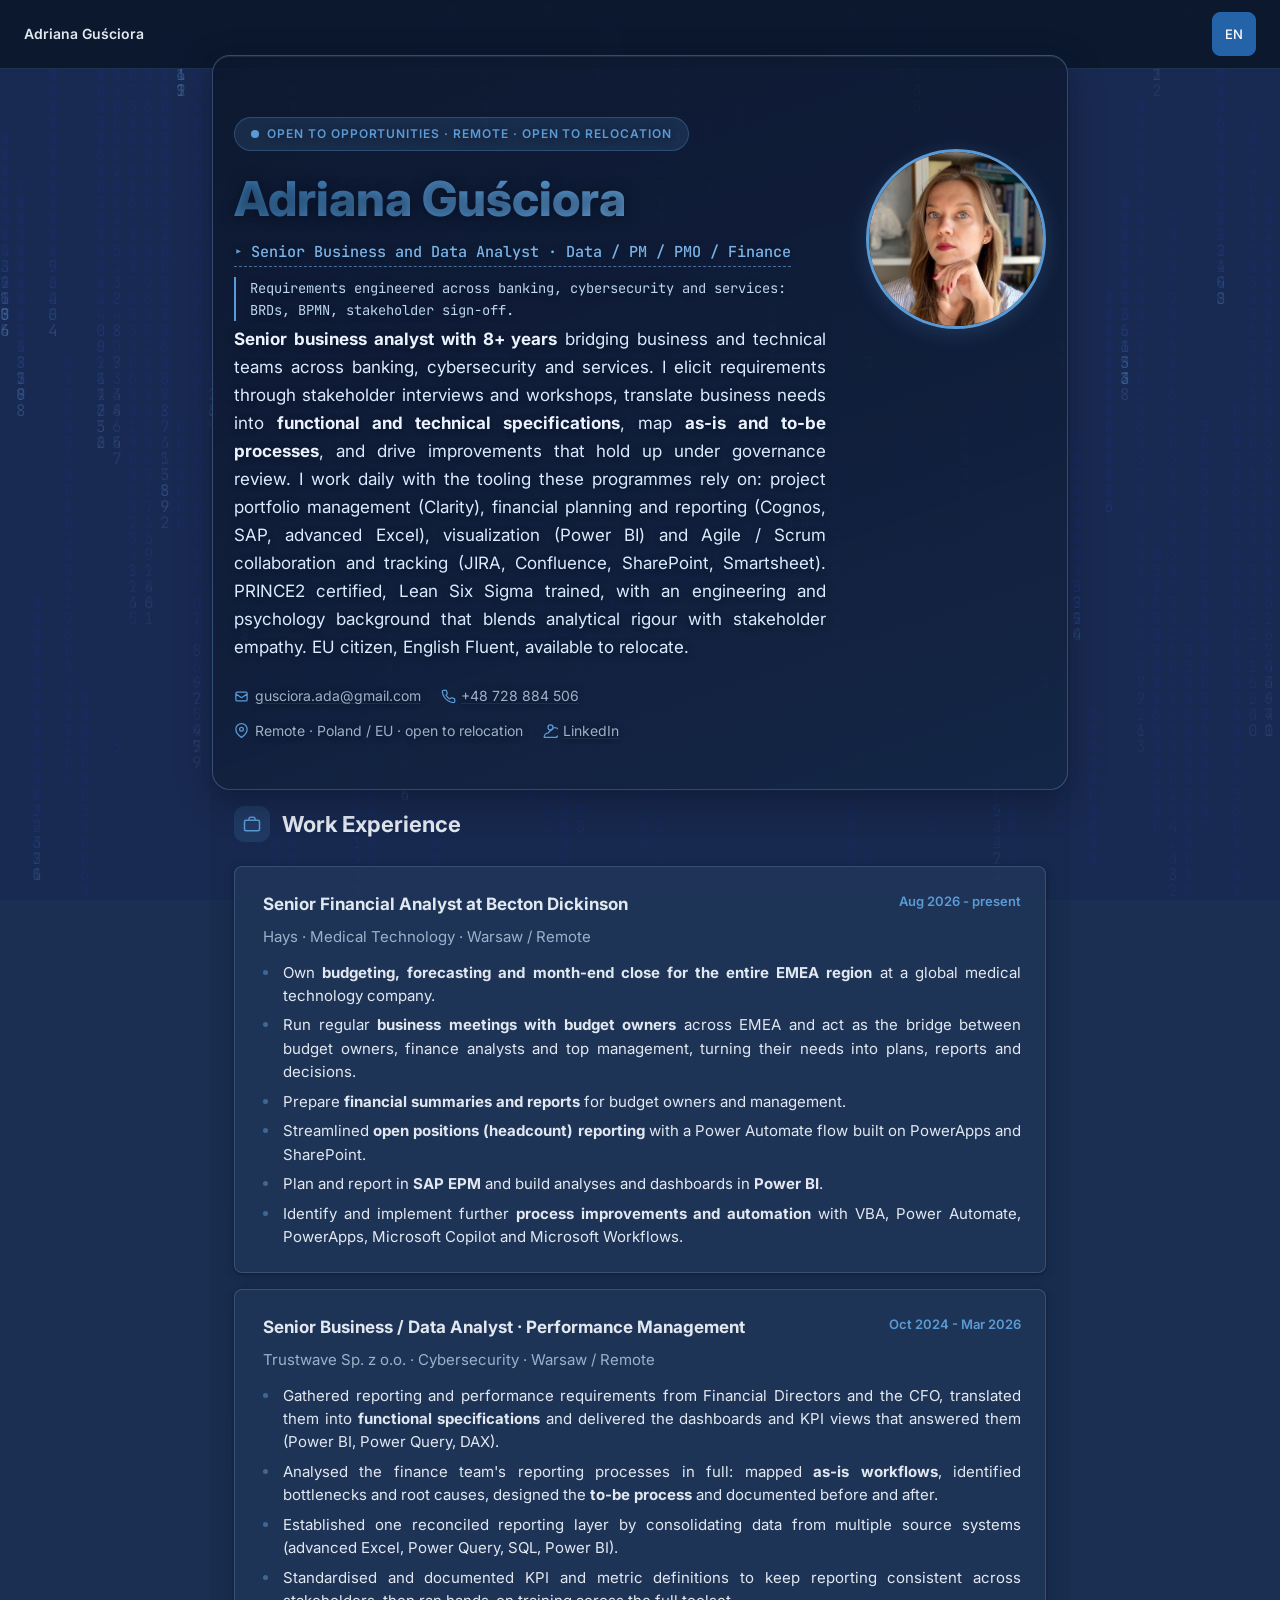
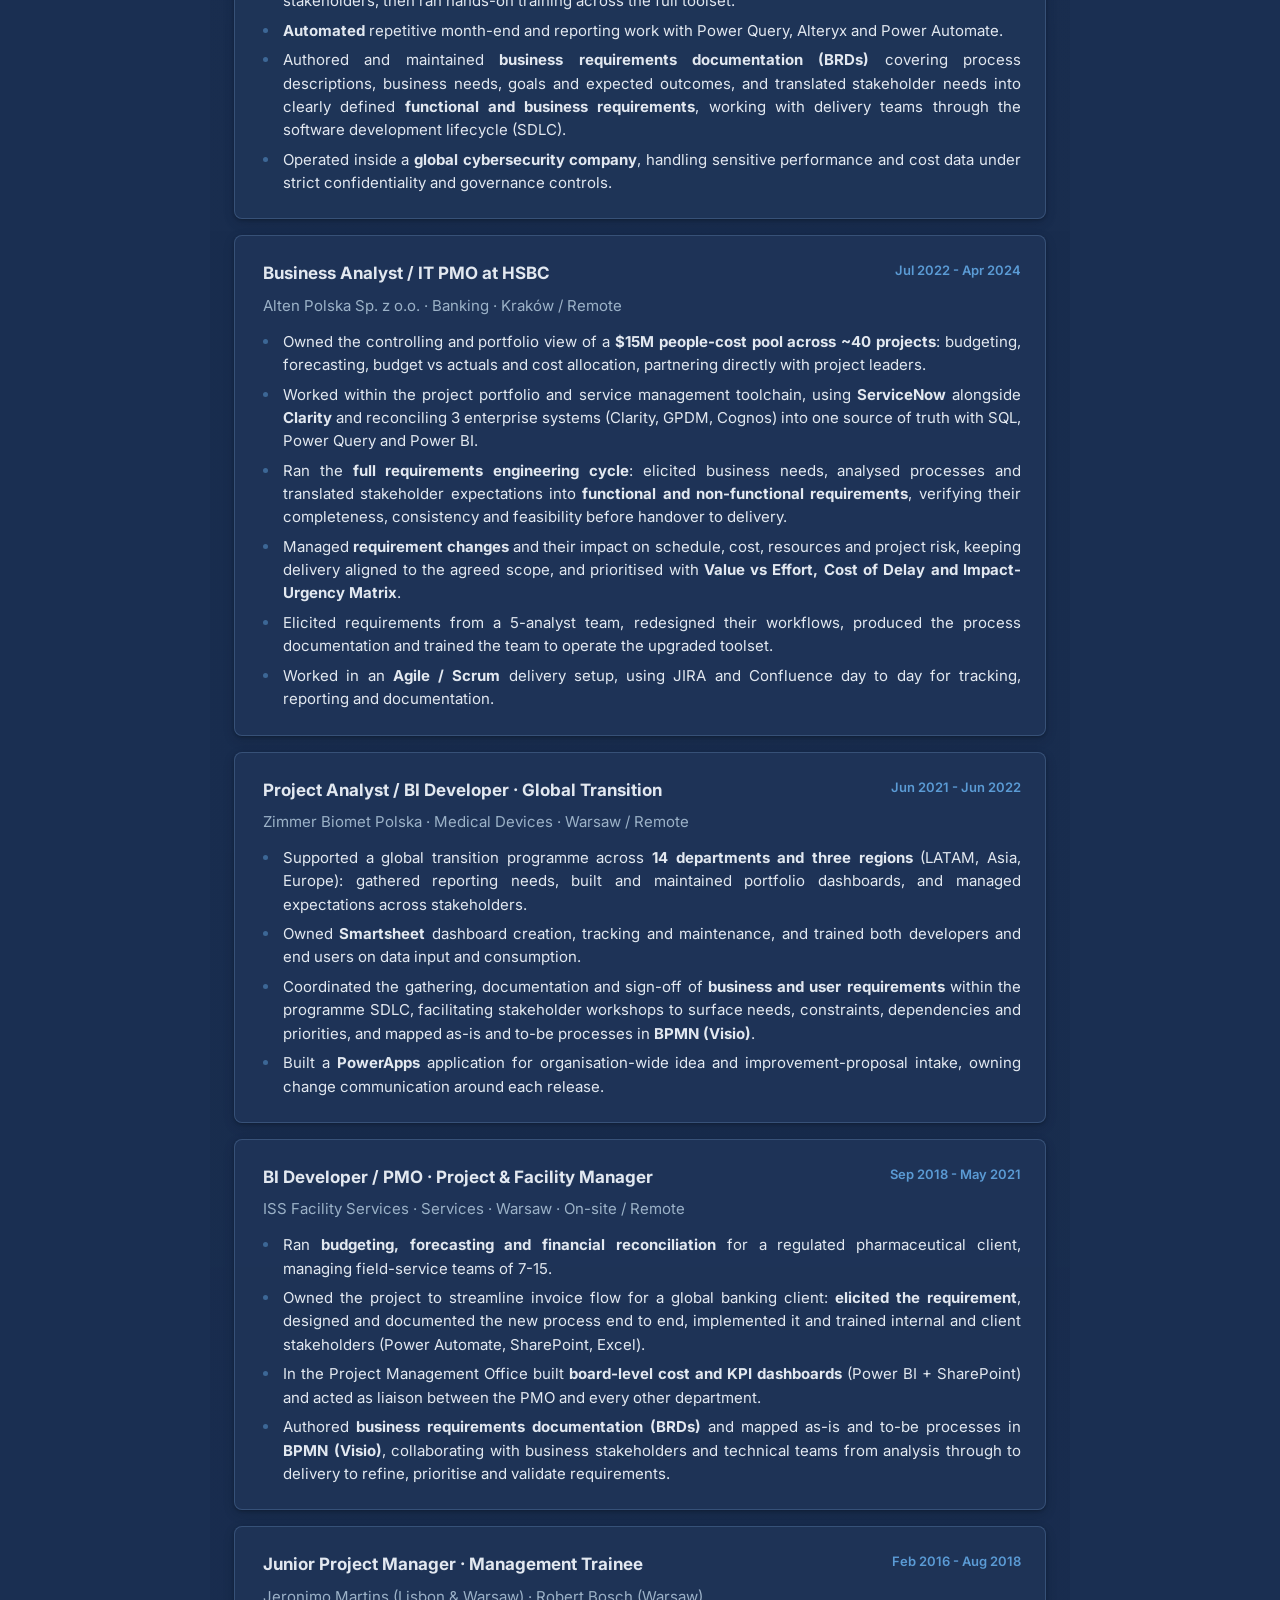
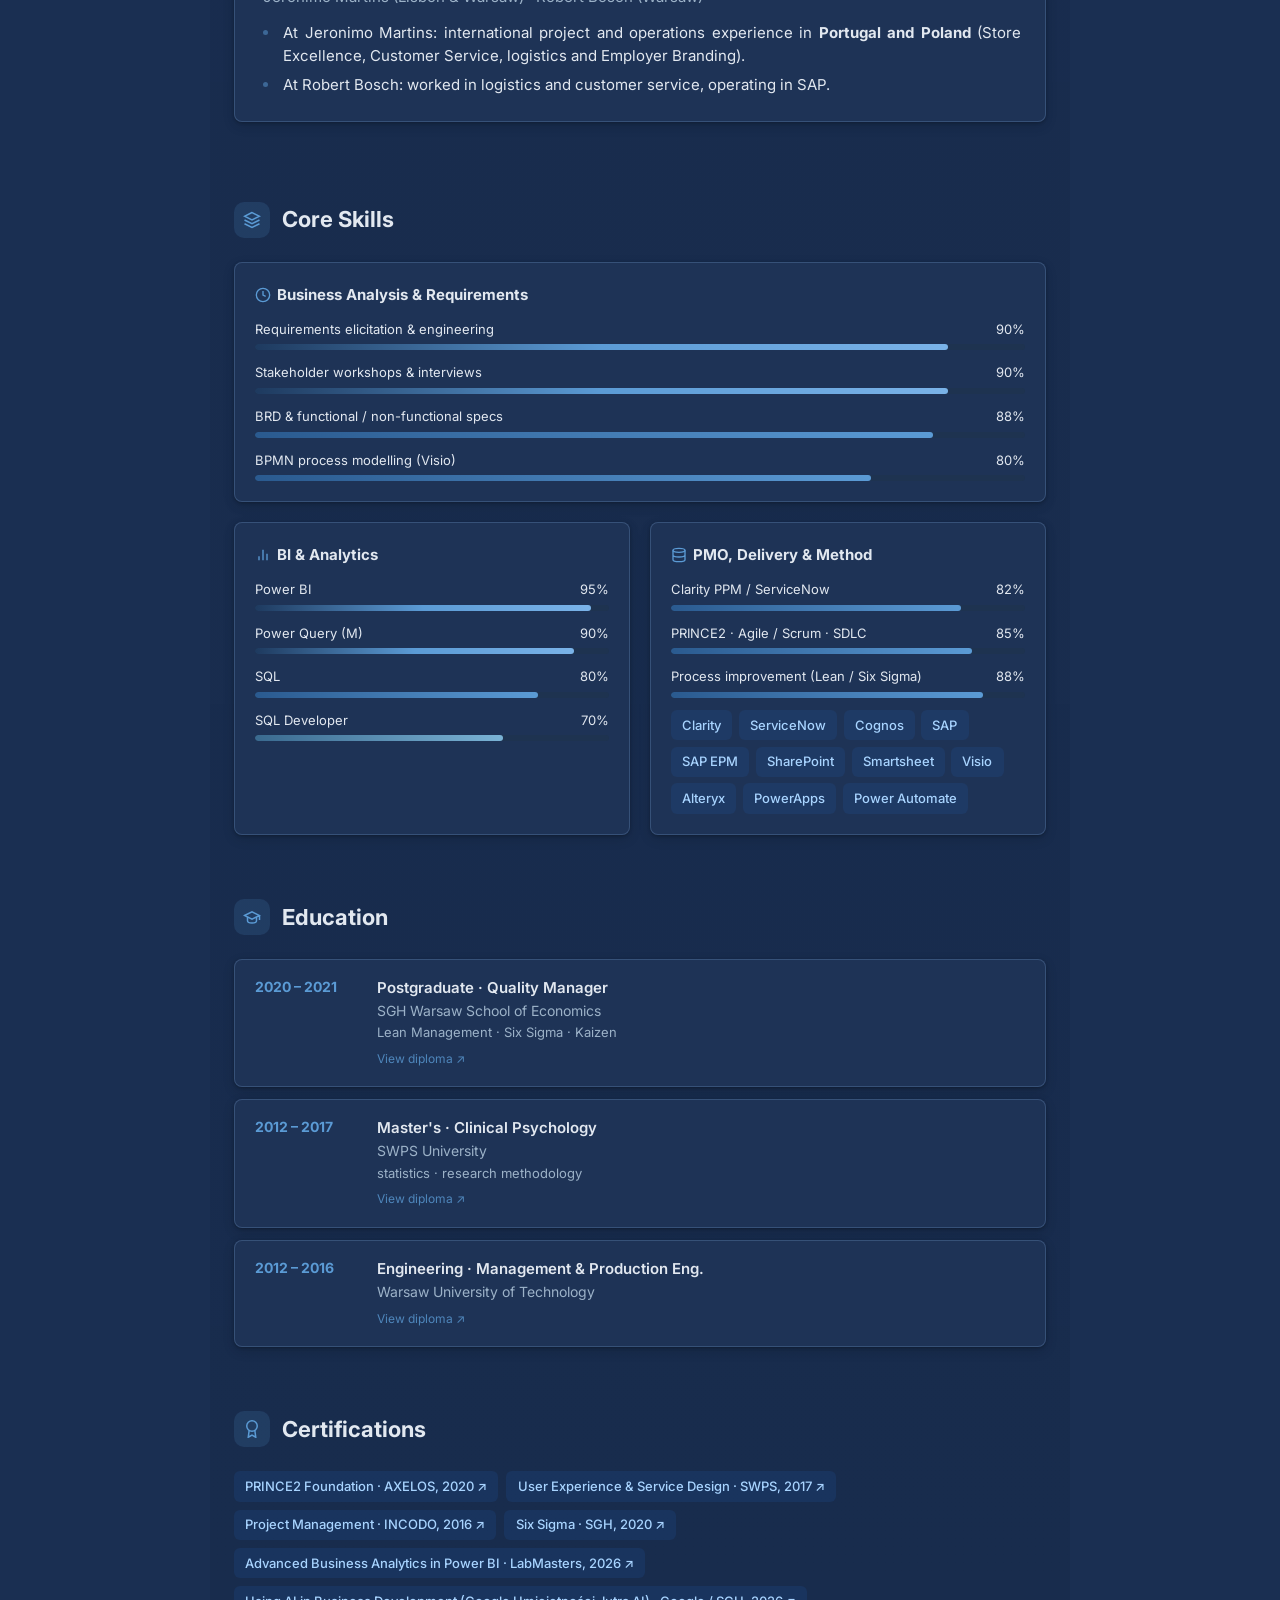
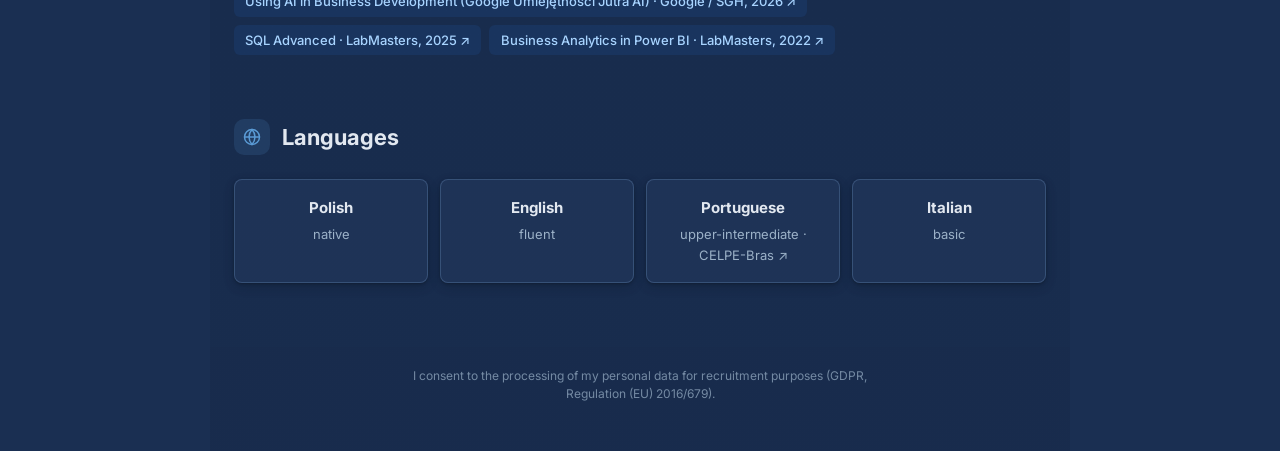
<file: adrianaguscioraVS.html>
<!DOCTYPE html>
<html lang="en">
<head>
<meta charset="UTF-8">
<meta name="viewport" content="width=device-width, initial-scale=1.0">
<meta name="robots" content="noindex, nofollow">
<title>CV — Adriana Guściora · Senior Business and Data Analyst</title>
<link rel="preconnect" href="https://fonts.googleapis.com">
<link rel="preconnect" href="https://fonts.gstatic.com" crossorigin>
<link href="https://fonts.googleapis.com/css2?family=Inter:wght@400;500;600;700;800&family=JetBrains+Mono:wght@400;500&display=swap" rel="stylesheet">
<style>/* ===========================================
   CV Analityk — professional blue/navy design
   Dark/light mode, PL/EN toggle
   Clean, refined, with flower background
   =========================================== */

/* --- Color System (Blue / Navy) --- */
.cv-analyst {
  --ca-bg: #f8fafb;
  --ca-bg-alt: #eef1f5;
  --ca-surface: #ffffff;
  --ca-text: #1a2332;
  --ca-text-muted: #4a5a6a;
  --ca-accent: #1e56a0;
  --ca-accent-light: #2a6fc8;
  --ca-accent-hover: #174283;
  --ca-accent-glow: rgba(30, 86, 160, 0.10);
  --ca-gradient: linear-gradient(135deg, #0d2137, #1e56a0, #2a6fc8);
  --ca-border: #dce3eb;
  --ca-tag-bg: #eaf1fb;
  --ca-tag-text: #1e40af;
  --ca-card-shadow: 0 1px 3px rgba(0,0,0,0.05), 0 4px 12px rgba(0,0,0,0.03);
  --ca-font: 'Inter', -apple-system, BlinkMacSystemFont, 'Segoe UI', sans-serif;
  --ca-font-mono: 'JetBrains Mono', 'Fira Code', 'Cascadia Code', monospace;

  font-family: var(--ca-font);
  background: var(--ca-bg);
  color: var(--ca-text);
  min-height: 100vh;
  line-height: 1.6;
  position: relative;
  transition: background 0.3s ease, color 0.3s ease;
}

/* --- Dark mode --- */
.cv-analyst[data-mode="dark"] {
  --ca-bg: #0a1628;
  --ca-bg-alt: #0f1d32;
  --ca-surface: #132238;
  --ca-text: #e2e8f0;
  --ca-text-muted: #9cb2c8;
  --ca-accent: #5b9bd5;
  --ca-accent-light: #7ab3e8;
  --ca-accent-hover: #93c5fd;
  --ca-accent-glow: rgba(91, 155, 213, 0.15);
  --ca-gradient: linear-gradient(135deg, #3a7ab2, #5b9bd5, #7ab3e8);
  --ca-border: #1e3350;
  --ca-tag-bg: rgba(30, 86, 160, 0.20);
  --ca-tag-text: #a8d4ff;
  --ca-card-shadow: 0 1px 3px rgba(0,0,0,0.25), 0 4px 12px rgba(0,0,0,0.15);
}

/* --- Reset --- */
*, *::before, *::after {
  box-sizing: border-box;
  margin: 0;
  padding: 0;
}

html {
  scroll-behavior: smooth;
}

@media (prefers-reduced-motion: reduce) {
  html { scroll-behavior: auto; }
}

body {
  margin: 0;
  padding: 0;
}

/* --- Binary rain background (Matrix-style) --- */
.cv-analyst__binary-rain {
  position: fixed;
  top: 0;
  left: 0;
  width: 100%;
  height: 100%;
  pointer-events: none;
  z-index: 0;
}

/* --- Top bar --- */
.cv-analyst__topbar {
  position: sticky;
  top: 0;
  z-index: 100;
  display: flex;
  justify-content: flex-end;
  align-items: center;
  gap: 0.5rem;
  padding: 0.75rem 1.5rem;
  background: rgba(248, 250, 251, 0.85);
  backdrop-filter: blur(12px);
  -webkit-backdrop-filter: blur(12px);
  border-bottom: 1px solid var(--ca-border);
}

.cv-analyst[data-mode="dark"] .cv-analyst__topbar {
  background: rgba(10, 22, 40, 0.85);
}

.cv-analyst__toggle-btn {
  display: inline-flex;
  align-items: center;
  justify-content: center;
  gap: 0.4rem;
  padding: 0.4rem 0.75rem;
  min-height: 44px;
  min-width: 44px;
  font-size: 0.8125rem;
  font-family: var(--ca-font);
  font-weight: 500;
  background: var(--ca-surface);
  color: var(--ca-text-muted);
  border: 1px solid var(--ca-border);
  border-radius: 8px;
  cursor: pointer;
  transition: color 0.2s, border-color 0.2s, background-color 0.2s;
}

.cv-analyst__toggle-btn:hover {
  color: var(--ca-accent);
  border-color: var(--ca-accent);
}

.cv-analyst__toggle-btn svg {
  width: 16px;
  height: 16px;
}

.cv-analyst__toggle-btn--active {
  background: var(--ca-accent);
  color: #fff;
  border-color: var(--ca-accent);
}

.cv-analyst__toggle-btn--active:hover {
  color: #fff;
  background: var(--ca-accent-hover);
}

.cv-analyst[data-mode="dark"] .cv-analyst__toggle-btn--active {
  background: #2563a8;
  border-color: #2563a8;
}

.cv-analyst[data-mode="dark"] .cv-analyst__toggle-btn--active:hover {
  background: #1e56a0;
}

/* --- Top bar title --- */
.cv-analyst__topbar-title {
  font-size: 0.875rem;
  font-weight: 600;
  color: var(--ca-text);
  white-space: nowrap;
  overflow: hidden;
  text-overflow: ellipsis;
}

.cv-analyst__topbar-spacer {
  flex: 1;
}

/* --- Top bar divider --- */
.cv-analyst__topbar-divider {
  width: 1px;
  height: 20px;
  background: var(--ca-border);
  margin: 0 0.25rem;
}

/* --- Layout container --- */
.cv-analyst__container {
  position: relative;
  z-index: 1;
  max-width: 860px;
  margin: 0 auto;
  padding: 0 1.5rem;
}

/* --- Hero --- */
.cv-analyst__hero {
  padding: 3rem 0 2rem;
  display: flex;
  align-items: center;
  gap: 2.5rem;
}

.cv-analyst__hero-content {
  flex: 1;
  min-width: 0;
}

.cv-analyst__hero-badge {
  display: inline-flex;
  align-items: center;
  gap: 0.5rem;
  padding: 0.4rem 1rem;
  font-size: 0.75rem;
  font-weight: 600;
  text-transform: uppercase;
  letter-spacing: 0.08em;
  background: var(--ca-accent-glow);
  color: var(--ca-accent);
  border: 1px solid rgba(30, 86, 160, 0.25);
  border-radius: 20px;
  margin-bottom: 1.25rem;
}

.cv-analyst[data-mode="dark"] .cv-analyst__hero-badge {
  border-color: rgba(91, 155, 213, 0.3);
}

.cv-analyst__hero-badge .pulse {
  width: 8px;
  height: 8px;
  background: var(--ca-accent);
  border-radius: 50%;
  animation: pulse 2s ease-in-out infinite;
}

@keyframes pulse {
  0%, 100% { opacity: 1; transform: scale(1); }
  50% { opacity: 0.5; transform: scale(1.3); }
}

.cv-analyst__name {
  font-size: clamp(2.25rem, 5vw, 3rem);
  font-weight: 800;
  color: var(--ca-accent);
  background: var(--ca-gradient);
  -webkit-background-clip: text;
  -webkit-text-fill-color: transparent;
  background-clip: text;
  margin-bottom: 0.5rem;
  line-height: 1.15;
}

.cv-analyst__tagline {
  font-size: 1.0625rem;
  color: var(--ca-text-muted);
  max-width: 600px;
  margin: 0 0 1.5rem;
  line-height: 1.65;
}

/* --- Typing animation --- */
.cv-analyst__typing {
  font-family: var(--ca-font-mono);
  font-size: 0.9375rem;
  color: var(--ca-accent);
  min-height: 1.5em;
}

.cv-analyst__typing .cursor {
  display: inline-block;
  width: 2px;
  height: 1.1em;
  background: var(--ca-accent);
  margin-left: 2px;
  vertical-align: text-bottom;
  animation: blink 0.8s step-end infinite;
}

@keyframes blink {
  50% { opacity: 0; }
}

/* --- Contact row --- */
.cv-analyst__contact {
  display: flex;
  flex-wrap: wrap;
  gap: 0.75rem 1.25rem;
  margin-top: 1.5rem;
  font-size: 0.875rem;
}

.cv-analyst__contact-item {
  display: inline-flex;
  align-items: center;
  gap: 0.35rem;
  color: var(--ca-text-muted);
}

.cv-analyst__contact-item svg {
  width: 15px;
  height: 15px;
  color: var(--ca-accent);
  flex-shrink: 0;
}

.cv-analyst__contact-item a {
  color: var(--ca-text-muted);
  text-decoration: underline;
  text-underline-offset: 2px;
  text-decoration-color: var(--ca-border);
  transition: color 0.2s, text-decoration-color 0.2s;
}

.cv-analyst__contact-item a:hover {
  color: var(--ca-accent);
  text-decoration-color: var(--ca-accent);
}

/* --- Sections --- */
.cv-analyst__section {
  padding: 2rem 0;
}

.cv-analyst__section-header {
  display: flex;
  align-items: center;
  gap: 0.75rem;
  margin-bottom: 1.5rem;
}

.cv-analyst__section-icon {
  width: 36px;
  height: 36px;
  display: flex;
  align-items: center;
  justify-content: center;
  background: var(--ca-accent-glow);
  color: var(--ca-accent);
  border-radius: 10px;
  flex-shrink: 0;
}

.cv-analyst__section-icon svg {
  width: 18px;
  height: 18px;
}

.cv-analyst__section-title {
  font-size: 1.375rem;
  font-weight: 700;
  color: var(--ca-text);
  margin: 0;
  line-height: 1.3;
}

/* --- Experience cards --- */
.cv-analyst__exp-card {
  background: var(--ca-surface);
  border: 1px solid var(--ca-border);
  border-left: 3px solid var(--ca-accent);
  border-radius: 8px;
  padding: 1.5rem 1.5rem 1.5rem 1.75rem;
  margin-bottom: 1rem;
  box-shadow: var(--ca-card-shadow);
}

.cv-analyst__exp-header {
  display: flex;
  justify-content: space-between;
  align-items: flex-start;
  flex-wrap: wrap;
  gap: 0.5rem;
  margin-bottom: 0.4rem;
}

.cv-analyst__exp-role {
  font-size: 1.0625rem;
  font-weight: 700;
  color: var(--ca-text);
  margin: 0;
}

.cv-analyst__exp-period {
  font-size: 0.8125rem;
  color: var(--ca-accent);
  font-weight: 600;
  white-space: nowrap;
}

.cv-analyst__exp-company {
  font-size: 0.9375rem;
  color: var(--ca-text-muted);
  margin-bottom: 0.75rem;
}

.cv-analyst__exp-bullets {
  list-style: none;
  padding: 0;
  margin: 0;
  display: flex;
  flex-direction: column;
  gap: 0.4rem;
}

.cv-analyst__exp-bullets li {
  font-size: 0.9375rem;
  color: var(--ca-text);
  padding-left: 1.25rem;
  position: relative;
  line-height: 1.55;
}

.cv-analyst__exp-bullets li::before {
  content: '';
  position: absolute;
  left: 0;
  top: 0.6em;
  width: 5px;
  height: 5px;
  border-radius: 50%;
  background: var(--ca-accent);
  opacity: 0.5;
}

/* --- Skills --- */
.cv-analyst__skills-grid {
  display: grid;
  grid-template-columns: 1fr;
  gap: 1.25rem;
}

@media (min-width: 640px) {
  .cv-analyst__skills-grid {
    grid-template-columns: 1fr 1fr;
  }
}

.cv-analyst__skill-group {
  background: var(--ca-surface);
  border: 1px solid var(--ca-border);
  border-radius: 8px;
  padding: 1.25rem;
  box-shadow: var(--ca-card-shadow);
}

.cv-analyst__skill-group--ai {
  border-color: rgba(30, 86, 160, 0.35);
  background: rgba(234, 241, 251, 0.5);
  grid-column: 1 / -1;
  border-left: 3px solid var(--ca-accent);
}

.cv-analyst[data-mode="dark"] .cv-analyst__skill-group--ai {
  border-color: rgba(91, 155, 213, 0.35);
  background: rgba(30, 86, 160, 0.08);
}

.cv-analyst__skill-group h3 {
  font-size: 0.9375rem;
  font-weight: 700;
  color: var(--ca-text);
  margin: 0 0 0.75rem;
  display: flex;
  align-items: center;
  gap: 0.4rem;
}

.cv-analyst__skill-group h3 svg {
  width: 16px;
  height: 16px;
  color: var(--ca-accent);
}

/* --- Skill bars --- */
.cv-analyst__skill-bar {
  margin-bottom: 0.75rem;
}

.cv-analyst__skill-bar:last-of-type {
  margin-bottom: 0;
}

.cv-analyst__skill-label {
  display: flex;
  justify-content: space-between;
  font-size: 0.8125rem;
  margin-bottom: 0.3rem;
  color: var(--ca-text);
}

.cv-analyst__skill-track {
  height: 6px;
  background: #d5dde5;
  border-radius: 3px;
  overflow: hidden;
}

.cv-analyst[data-mode="dark"] .cv-analyst__skill-track {
  background: #1e3350;
}

/* Skill levels: expert (90+), advanced (80-89), proficient (70-79) */
.cv-analyst__skill-fill {
  height: 100%;
  border-radius: 3px;
  width: 0;
  background: var(--ca-gradient);
}

.cv-analyst__skill-fill[data-level="expert"] {
  background: linear-gradient(90deg, #0d2137, #1e56a0, #2a6fc8);
  transition: width 1.4s cubic-bezier(0.22, 1, 0.36, 1);
}

.cv-analyst__skill-fill[data-level="advanced"] {
  background: linear-gradient(90deg, #1e56a0, #3b82c8);
  transition: width 1.0s cubic-bezier(0.34, 1.56, 0.64, 1);
}

.cv-analyst__skill-fill[data-level="proficient"] {
  background: linear-gradient(90deg, #3b6fa0, #6ba3d6);
  transition: width 0.8s cubic-bezier(0.45, 0, 0.55, 1);
}

.cv-analyst[data-mode="dark"] .cv-analyst__skill-fill[data-level="expert"] {
  background: linear-gradient(90deg, #1e3a5f, #5b9bd5, #7ab3e8);
}

.cv-analyst[data-mode="dark"] .cv-analyst__skill-fill[data-level="advanced"] {
  background: linear-gradient(90deg, #2a5a8f, #5b9bd5);
}

.cv-analyst[data-mode="dark"] .cv-analyst__skill-fill[data-level="proficient"] {
  background: linear-gradient(90deg, #3a6a8f, #7ab3d5);
}

/* --- Tags --- */
.cv-analyst__tags {
  display: flex;
  flex-wrap: wrap;
  gap: 0.4rem;
}

.cv-analyst__tag {
  font-size: 0.8125rem;
  padding: 0.3rem 0.7rem;
  background: var(--ca-tag-bg);
  color: var(--ca-tag-text);
  border-radius: 6px;
  font-weight: 500;
}

.cv-analyst__tags--spaced {
  margin-top: 0.75rem;
}

.cv-analyst__tags--certs {
  gap: 0.5rem;
}

.cv-analyst__tag--link {
  text-decoration: none;
  cursor: pointer;
  transition: opacity 0.2s, transform 0.2s;
}

.cv-analyst__tag--link:hover {
  opacity: 0.85;
  transform: translateY(-1px);
}

.cv-analyst__cert-link {
  display: inline-flex;
  align-items: center;
  gap: 0.25rem;
  margin-top: 0.35rem;
  font-size: 0.75rem;
  color: var(--ca-accent);
  text-decoration: none;
  opacity: 0.8;
  transition: opacity 0.2s;
}

.cv-analyst__cert-link:hover {
  opacity: 1;
  text-decoration: underline;
}

.cv-analyst__cert-link svg {
  width: 12px;
  height: 12px;
}

button.cv-analyst__cert-link {
  background: none;
  border: none;
  cursor: pointer;
  padding: 0;
}

.cv-analyst__lang-cert {
  font-size: 0.8125rem;
  color: var(--ca-accent);
  background: none;
  border: none;
  padding: 0;
  cursor: pointer;
  font-family: inherit;
  margin-left: 0.25rem;
}

.cv-analyst__lang-cert:hover {
  text-decoration: underline;
}

button.cv-analyst__tag--link {
  border: none;
  cursor: pointer;
  font-family: inherit;
}

/* Clickable AI project tiles */
.cv-analyst__ai-project--link {
  text-decoration: none;
  color: inherit;
  transition: transform 0.2s, box-shadow 0.2s;
}

.cv-analyst__ai-project--link:hover {
  transform: translateY(-2px);
  box-shadow: 0 4px 12px rgba(0, 0, 0, 0.15);
}

/* --- Lightbox (cert gallery) --- */
.cv-cert-lightbox {
  position: fixed;
  inset: 0;
  z-index: 9999;
  display: flex;
  align-items: center;
  justify-content: center;
}

.cv-cert-lightbox[hidden] {
  display: none;
}

.cv-cert-lightbox__overlay {
  position: absolute;
  inset: 0;
  background: rgba(0, 0, 0, 0.88);
}

.cv-cert-lightbox__content {
  position: relative;
  display: flex;
  align-items: center;
  justify-content: center;
}

.cv-cert-lightbox__img {
  max-width: 90vw;
  max-height: 85vh;
  object-fit: contain;
  border-radius: 4px;
  box-shadow: 0 4px 32px rgba(0, 0, 0, 0.5);
}

.cv-cert-lightbox__pdf {
  width: 80vw;
  height: 85vh;
  border: none;
  border-radius: 4px;
  box-shadow: 0 4px 32px rgba(0, 0, 0, 0.5);
  background: #fff;
}

.cv-cert-lightbox__close,
.cv-cert-lightbox__prev,
.cv-cert-lightbox__next {
  position: absolute;
  background: rgba(255, 255, 255, 0.12);
  color: #fff;
  border: none;
  cursor: pointer;
  border-radius: 50%;
  display: flex;
  align-items: center;
  justify-content: center;
  transition: background 0.2s;
  z-index: 1;
}

.cv-cert-lightbox__close:hover,
.cv-cert-lightbox__prev:hover,
.cv-cert-lightbox__next:hover {
  background: rgba(255, 255, 255, 0.25);
}

.cv-cert-lightbox__close {
  top: 1rem;
  right: 1rem;
  width: 40px;
  height: 40px;
  font-size: 1.5rem;
  line-height: 1;
}

.cv-cert-lightbox__prev,
.cv-cert-lightbox__next {
  top: 50%;
  transform: translateY(-50%);
  width: 44px;
  height: 44px;
  font-size: 1.75rem;
  line-height: 1;
}

.cv-cert-lightbox__prev { left: 1rem; }
.cv-cert-lightbox__next { right: 1rem; }

.cv-cert-lightbox__counter {
  position: absolute;
  bottom: 1rem;
  left: 50%;
  transform: translateX(-50%);
  color: rgba(255, 255, 255, 0.7);
  font-size: 0.875rem;
}

.cv-analyst__tag--ai {
  background: var(--ca-accent-glow);
  color: var(--ca-accent);
  border: 1px solid rgba(30, 86, 160, 0.2);
}

.cv-analyst[data-mode="dark"] .cv-analyst__tag--ai {
  border-color: rgba(91, 155, 213, 0.25);
}

/* --- Terminal snippet --- */
.cv-analyst__terminal {
  background: #1a2332;
  border-radius: 8px;
  overflow: hidden;
  margin-top: 1.25rem;
  box-shadow: var(--ca-card-shadow);
  font-family: var(--ca-font-mono);
  font-size: 0.8125rem;
  line-height: 1.7;
}

.cv-analyst__terminal-header {
  display: flex;
  align-items: center;
  gap: 0.5rem;
  padding: 0.6rem 1rem;
  background: #0f1a28;
}

.cv-analyst__terminal-dot {
  width: 10px;
  height: 10px;
  border-radius: 50%;
}

.cv-analyst__terminal-dot--red { background: #f38ba8; }
.cv-analyst__terminal-dot--yellow { background: #f9e2af; }
.cv-analyst__terminal-dot--green { background: #a6e3a1; }

.cv-analyst__terminal-title {
  font-size: 0.75rem;
  color: #7a9ab4;
  margin-left: 0.5rem;
}

.cv-analyst__terminal-body {
  padding: 1rem 1.25rem;
  color: #c8d6e0;
  overflow-x: auto;
}

.cv-analyst__terminal-body .prompt { color: #5b9bd5; }
.cv-analyst__terminal-body .comment { color: #7a9ab4; }
.cv-analyst__terminal-body .keyword { color: #7ab3e8; }
.cv-analyst__terminal-body .string { color: #a6e3a1; }
.cv-analyst__terminal-body .function { color: #93c5fd; }
.cv-analyst__terminal-body .output { color: #f9e2af; }

/* --- AI project cards --- */
.cv-analyst__ai-projects {
  display: grid;
  grid-template-columns: 1fr;
  gap: 0.75rem;
  margin-top: 0.75rem;
}

@media (min-width: 640px) and (max-width: 767px) {
  .cv-analyst__ai-projects {
    grid-template-columns: 1fr 1fr;
  }
}

@media (min-width: 768px) {
  .cv-analyst__ai-projects {
    grid-template-columns: 1fr 1fr 1fr;
  }
}

.cv-analyst__ai-project {
  padding: 1rem;
  background: var(--ca-surface);
  border: 1px solid var(--ca-border);
  border-radius: 8px;
  text-align: left;
}

.cv-analyst__ai-project-name {
  font-size: 0.875rem;
  font-weight: 700;
  color: var(--ca-accent);
  margin: 0 0 0.25rem;
}

.cv-analyst__ai-project-desc {
  font-size: 0.8125rem;
  color: var(--ca-text-muted);
  line-height: 1.5;
  margin: 0;
}

/* --- Education --- */
.cv-analyst__edu-list {
  display: flex;
  flex-direction: column;
  gap: 0.75rem;
}

.cv-analyst__edu-item {
  display: grid;
  grid-template-columns: 110px 1fr;
  gap: 0.75rem;
  padding: 1rem 1.25rem;
  background: var(--ca-surface);
  border: 1px solid var(--ca-border);
  border-left: 3px solid var(--ca-accent);
  border-radius: 8px;
  box-shadow: var(--ca-card-shadow);
}

.cv-analyst__edu-year {
  font-size: 0.875rem;
  font-weight: 700;
  color: var(--ca-accent);
}

.cv-analyst__edu-title {
  font-size: 0.9375rem;
  font-weight: 600;
  color: var(--ca-text);
  margin: 0;
}

.cv-analyst__edu-school {
  font-size: 0.875rem;
  color: var(--ca-text-muted);
  margin: 0;
}

.cv-analyst__edu-desc {
  font-size: 0.8125rem;
  color: var(--ca-text-muted);
  margin: 0;
}

/* --- Languages --- */
.cv-analyst__lang-grid {
  display: grid;
  grid-template-columns: repeat(auto-fill, minmax(180px, 1fr));
  gap: 0.75rem;
}

.cv-analyst__lang-card {
  background: var(--ca-surface);
  border: 1px solid var(--ca-border);
  border-radius: 8px;
  padding: 1rem;
  text-align: center;
  box-shadow: var(--ca-card-shadow);
}

.cv-analyst__lang-name {
  font-weight: 700;
  color: var(--ca-text);
  font-size: 0.9375rem;
}

.cv-analyst__lang-level {
  font-size: 0.8125rem;
  color: var(--ca-text-muted);
  margin-top: 0.25rem;
}

/* --- Photo --- */
.cv-analyst__photo {
  width: 180px;
  height: 180px;
  border-radius: 50%;
  object-fit: cover;
  border: 3px solid var(--ca-accent);
  box-shadow: 0 4px 20px rgba(30, 86, 160, 0.15);
  flex-shrink: 0;
  align-self: flex-start;
  margin-top: 2rem;
}

.cv-analyst[data-mode="dark"] .cv-analyst__photo {
  box-shadow: 0 4px 20px rgba(91, 155, 213, 0.2);
}

/* --- Footer --- */
.cv-analyst__footer {
  text-align: center;
  padding: 2rem 0 3rem;
  font-size: 0.8125rem;
  color: var(--ca-text-muted);
}

.cv-analyst__gdpr {
  margin-top: 1.25rem;
  font-size: 0.75rem;
  color: var(--ca-text-muted);
  opacity: 0.7;
  max-width: 500px;
  margin-left: auto;
  margin-right: auto;
  line-height: 1.5;
}

.cv-analyst__ai-badge {
  display: inline-flex;
  align-items: center;
  gap: 0.4rem;
  padding: 0.4rem 0.9rem;
  font-size: 0.75rem;
  font-weight: 600;
  background: var(--ca-accent-glow);
  color: var(--ca-accent);
  border: 1px solid rgba(30, 86, 160, 0.2);
  border-radius: 20px;
  margin-bottom: 0.75rem;
}

.cv-analyst[data-mode="dark"] .cv-analyst__ai-badge {
  border-color: rgba(91, 155, 213, 0.25);
}

.cv-analyst__ai-badge svg {
  width: 14px;
  height: 14px;
}

/* --- Print button --- */
.cv-analyst__print-btn {
  display: inline-flex;
  align-items: center;
  gap: 0.5rem;
  padding: 0.5rem 1rem;
  min-height: 44px;
  font-size: 0.8125rem;
  font-family: var(--ca-font);
  font-weight: 500;
  background: var(--ca-surface);
  color: var(--ca-text-muted);
  border: 1px solid var(--ca-border);
  border-radius: 8px;
  cursor: pointer;
  transition: color 0.2s, border-color 0.2s;
  margin-top: 1rem;
}

.cv-analyst__print-btn:hover {
  color: var(--ca-accent);
  border-color: var(--ca-accent);
}

.cv-analyst__print-btn svg {
  width: 15px;
  height: 15px;
}

/* --- Skip link --- */
.cv-analyst__skip-link {
  position: absolute;
  left: -9999px;
  top: 0;
  z-index: 200;
  padding: 0.5rem 1rem;
  background: var(--ca-accent);
  color: #fff;
  font-size: 0.875rem;
  font-weight: 600;
  text-decoration: none;
  border-radius: 0 0 8px 0;
}

.cv-analyst__skip-link:focus {
  left: 0;
  top: 0;
}

/* --- Focus styles (WCAG) --- */
a:focus-visible,
button:focus-visible {
  outline: 3px solid var(--ca-accent);
  outline-offset: 2px;
}

/* --- Reduced motion --- */
@media (prefers-reduced-motion: reduce) {
  .cv-analyst__hero-badge .pulse { animation: none; }
  .cv-analyst__typing .cursor { animation: none; }
  .cv-analyst__skill-fill,
  .cv-analyst__skill-fill[data-level="expert"],
  .cv-analyst__skill-fill[data-level="advanced"],
  .cv-analyst__skill-fill[data-level="proficient"] {
    transition: none;
  }
  .cv-analyst__binary-rain { display: none; }
}

/* --- Responsive --- */
@media (max-width: 640px) {
  .cv-analyst__hero {
    flex-direction: column-reverse;
    text-align: center;
    gap: 1.25rem;
  }

  .cv-analyst__hero-content {
    display: flex;
    flex-direction: column;
    align-items: center;
  }

  .cv-analyst__contact {
    justify-content: center;
  }

  .cv-analyst__edu-item {
    grid-template-columns: 1fr;
    gap: 0.25rem;
  }

  .cv-analyst__topbar {
    padding: 0.5rem 1rem;
    flex-wrap: wrap;
    justify-content: center;
  }

  .cv-analyst__topbar-title,
  .cv-analyst__topbar-spacer {
    display: none;
  }

  .cv-analyst__exp-header {
    flex-direction: column;
  }

  .cv-analyst__container {
    padding: 0 1rem;
  }

  .cv-analyst__exp-card {
    padding: 1rem 1rem 1rem 1.25rem;
  }
}

/* =============================================
   PRINT — Professional CV layout for PDF/paper
   Editorial minimal: navy accents, tight grid,
   optimized for A4 (2 pages max)
   ============================================= */

@page {
  size: A4;
  margin: 1.2cm 1.5cm;
}

@media print {

  /* --- Reset to clean white --- */
  .cv-analyst {
    --ca-bg: #fff;
    --ca-surface: #fff;
    --ca-text: #1a1a1a;
    --ca-text-muted: #4a4a4a;
    --ca-border: #d0d5dd;
    --ca-accent: #1e3a6e;
    --ca-tag-bg: #eef2f7;
    --ca-tag-text: #1e3a6e;
    --ca-card-shadow: none;
    background: #fff;
    font-size: 9.5pt;
    line-height: 1.45;
  }

  /* --- Hide web-only elements --- */
  .cv-analyst__topbar,
  .cv-analyst__binary-rain,
  .cv-analyst__print-btn,
  .cv-analyst__ai-badge,
  .cv-analyst__typing,
  .cv-analyst__skip-link,
  .cv-analyst__terminal,
  .cv-analyst__hero-badge {
    display: none !important;
  }

  /* --- Container: full width for print --- */
  .cv-analyst__container {
    max-width: 100%;
    padding: 0;
  }

  /* ==========================================
     HERO — Compact header with accent bar
     ========================================== */
  .cv-analyst__hero {
    padding: 0 0 0.6cm;
    text-align: left;
    display: grid;
    grid-template-columns: 72pt 1fr;
    grid-template-rows: auto auto auto;
    gap: 0 0.5cm;
    align-items: start;
    border-bottom: 2.5pt solid #1e3a6e;
    margin-bottom: 0.4cm;
  }

  .cv-analyst__photo {
    grid-row: 1 / 4;
    width: 72pt;
    height: 72pt;
    border: 2pt solid #1e3a6e;
    box-shadow: none;
    margin: 0;
  }

  .cv-analyst__name {
    font-size: 18pt;
    font-weight: 800;
    -webkit-text-fill-color: #1e3a6e;
    color: #1e3a6e;
    margin: 0;
    line-height: 1.2;
    padding-top: 0.1cm;
  }

  .cv-analyst__tagline {
    font-size: 9pt;
    color: #4a4a4a;
    margin: 0.1cm 0 0;
    line-height: 1.4;
    max-width: none;
  }

  .cv-analyst__contact {
    margin-top: 0.15cm;
    gap: 0.3cm;
    justify-content: flex-start;
    font-size: 8.5pt;
  }

  .cv-analyst__contact-item svg {
    width: 10pt;
    height: 10pt;
    color: #1e3a6e;
  }

  .cv-analyst__contact-item a {
    text-decoration: none;
    color: #1a1a1a;
  }

  .cv-analyst__contact-item a::after {
    content: none;
  }

  /* ==========================================
     SECTIONS — Tight spacing
     ========================================== */
  .cv-analyst__section {
    padding: 0.25cm 0;
  }

  .cv-analyst__section-header {
    margin-bottom: 0.3cm;
    gap: 0.3cm;
    break-after: avoid;
    border-bottom: 0.75pt solid #d0d5dd;
    padding-bottom: 0.15cm;
  }

  .cv-analyst__section-icon {
    width: 20pt;
    height: 20pt;
    background: none;
    border-radius: 0;
  }

  .cv-analyst__section-icon svg {
    width: 14pt;
    height: 14pt;
    color: #1e3a6e;
  }

  .cv-analyst__section-title {
    font-size: 12pt;
    font-weight: 700;
    color: #1e3a6e;
    text-transform: uppercase;
    letter-spacing: 0.04em;
  }

  /* ==========================================
     EXPERIENCE — Dense cards
     ========================================== */
  .cv-analyst__exp-card {
    break-inside: avoid;
    box-shadow: none;
    border: none;
    border-left: 2pt solid #1e3a6e;
    border-radius: 0;
    padding: 0.2cm 0 0.2cm 0.4cm;
    margin-bottom: 0.25cm;
    background: none;
  }

  .cv-analyst__exp-header {
    margin-bottom: 0.05cm;
    gap: 0.2cm;
  }

  .cv-analyst__exp-role {
    font-size: 10pt;
    font-weight: 700;
    color: #1a1a1a;
  }

  .cv-analyst__exp-period {
    font-size: 8.5pt;
    font-weight: 600;
    color: #1e3a6e;
  }

  .cv-analyst__exp-company {
    font-size: 8.5pt;
    color: #4a4a4a;
    margin-bottom: 0.1cm;
  }

  .cv-analyst__exp-bullets {
    gap: 0.05cm;
  }

  .cv-analyst__exp-bullets li {
    font-size: 8.5pt;
    line-height: 1.4;
    padding-left: 0.35cm;
  }

  .cv-analyst__exp-bullets li::before {
    width: 3pt;
    height: 3pt;
    top: 0.55em;
    background: #1e3a6e;
    opacity: 0.6;
  }

  /* ==========================================
     SKILLS — Compact 2-column grid
     ========================================== */
  .cv-analyst__skills-grid {
    grid-template-columns: 1fr 1fr;
    gap: 0.3cm;
  }

  .cv-analyst__skill-group {
    break-inside: avoid;
    box-shadow: none;
    border: none;
    border-left: 2pt solid #1e3a6e;
    border-radius: 0;
    padding: 0.15cm 0 0.15cm 0.3cm;
    background: none;
  }

  .cv-analyst__skill-group--ai {
    grid-column: 1 / -1;
    border-left: 2pt solid #1e3a6e;
    background: none;
    border-top: none;
    border-right: none;
    border-bottom: none;
  }

  .cv-analyst__skill-group h3 {
    font-size: 9pt;
    font-weight: 700;
    margin-bottom: 0.15cm;
    color: #1e3a6e;
  }

  .cv-analyst__skill-group h3 svg {
    width: 11pt;
    height: 11pt;
  }

  /* --- Skill bars — compact for print --- */
  .cv-analyst__skill-bar {
    margin-bottom: 0.1cm;
  }

  .cv-analyst__skill-label {
    font-size: 8pt;
    margin-bottom: 0.03cm;
  }

  .cv-analyst__skill-track {
    height: 4pt;
    background: #e5e7eb;
    border-radius: 2pt;
  }

  .cv-analyst__skill-fill {
    border-radius: 2pt;
    transition: none;
    background: #1e3a6e !important;
  }

  .cv-analyst__skill-fill[data-width="95"] { width: 95% !important; }
  .cv-analyst__skill-fill[data-width="90"] { width: 90% !important; }
  .cv-analyst__skill-fill[data-width="85"] { width: 85% !important; }
  .cv-analyst__skill-fill[data-width="80"] { width: 80% !important; }
  .cv-analyst__skill-fill[data-width="75"] { width: 75% !important; }

  /* --- AI projects — inline in print --- */
  .cv-analyst__ai-projects {
    grid-template-columns: 1fr 1fr 1fr;
    gap: 0.2cm;
    margin-top: 0.2cm;
  }

  .cv-analyst__ai-project {
    padding: 0.15cm 0.25cm;
    border: 0.5pt solid #d0d5dd;
    border-radius: 0;
    background: #f8f9fb;
  }

  .cv-analyst__ai-project-name {
    font-size: 8pt;
    color: #1e3a6e;
    margin-bottom: 0.05cm;
  }

  .cv-analyst__ai-project-desc {
    font-size: 6.5pt;
    line-height: 1.3;
  }

  /* --- Tags — compact pills --- */
  .cv-analyst__tags {
    gap: 0.1cm;
  }

  .cv-analyst__tag {
    font-size: 7.5pt;
    padding: 0.05cm 0.2cm;
    background: #eef2f7;
    color: #1e3a6e;
    border-radius: 2pt;
    border: 0.5pt solid #d0d5dd;
  }

  /* ==========================================
     EDUCATION — Compact list
     ========================================== */
  .cv-analyst__edu-list {
    gap: 0.15cm;
  }

  .cv-analyst__edu-item {
    break-inside: avoid;
    box-shadow: none;
    border: none;
    border-left: 2pt solid #1e3a6e;
    border-radius: 0;
    padding: 0.1cm 0 0.1cm 0.4cm;
    background: none;
    grid-template-columns: 70pt 1fr;
    gap: 0.3cm;
  }

  .cv-analyst__edu-year {
    font-size: 8.5pt;
    font-weight: 700;
    color: #1e3a6e;
  }

  .cv-analyst__edu-title {
    font-size: 9pt;
    font-weight: 600;
  }

  .cv-analyst__edu-school {
    font-size: 8pt;
  }

  .cv-analyst__edu-desc {
    font-size: 7.5pt;
  }

  /* ==========================================
     LANGUAGES — Inline row
     ========================================== */
  .cv-analyst__lang-grid {
    grid-template-columns: repeat(4, 1fr);
    gap: 0.2cm;
  }

  .cv-analyst__lang-card {
    box-shadow: none;
    border: none;
    border-left: 2pt solid #1e3a6e;
    border-radius: 0;
    padding: 0.05cm 0 0.05cm 0.3cm;
    text-align: left;
    background: none;
  }

  .cv-analyst__lang-name {
    font-size: 9pt;
    font-weight: 700;
  }

  .cv-analyst__lang-level {
    font-size: 7.5pt;
  }

  /* ==========================================
     FOOTER — Compact GDPR line
     ========================================== */
  .cv-analyst__footer {
    padding: 0.3cm 0 0;
    border-top: 0.5pt solid #d0d5dd;
    margin-top: 0.2cm;
  }

  .cv-analyst__gdpr {
    font-size: 7pt;
    color: #888;
    opacity: 1;
    margin-top: 0;
    max-width: none;
    text-align: center;
  }
}
</style>
<style>
  /* lighter navy base; full-bleed -> kill the 1.2cm white @page margins from cv-analityk.css */
  @page { margin: 0 !important; }
  html, body { background: #1a2f52 !important; }
  .cv-analyst, .cv-analyst[data-mode="dark"]{ --ca-bg:#1a2f52; background:#1a2f52 !important; }
  .cv-analyst__topbar { position: static; }
  .cv-analyst__success-tag{ display:inline-block; color:var(--ca-accent-light); font-weight:700; font-size:.78rem; letter-spacing:.02em; margin-right:6px; }

  /* role line under the name -> links to the cv-analityk site */
  .cv-analyst__role-link{ display:inline-flex; align-items:center; gap:.5rem; margin:.35rem 0 .15rem;
    font-family: var(--ca-font-mono); font-weight:500; font-size:.95rem; color: var(--ca-accent-light);
    text-decoration:none; border-bottom:1px dashed rgba(122,179,232,.55); padding-bottom:2px; }
  .cv-analyst__role-link::before{ content:"▸"; color: var(--ca-accent); }
  .cv-analyst__role-link:hover{ color:#cfe6ff; border-bottom-color:#cfe6ff; }

  /* one concrete, finished headline (replaces the typing line in the PDF) */
  .cv-analyst__headline{ font-family:var(--ca-font-mono); font-size:.86rem; color:#bcd6f2;
    margin:.5rem 0 .2rem; padding-left:.85rem; border-left:2px solid var(--ca-accent); }

  /* success story per role */
  .cv-analyst__exp-success{ margin-top:7px; padding:5px 10px; font-size:.82rem; line-height:1.35;
    color:#cfe6ff; background:rgba(91,155,213,.12); border-left:2px solid var(--ca-accent); border-radius:4px; }
  .cv-analyst__exp-success span{ color:var(--ca-accent); font-weight:700; margin-right:5px; }

  /* ===== HERO readability: calm darker panel behind the hero so text separates from the rain ===== */
  .cv-analyst__hero{ position:relative; z-index:1; }
  .cv-analyst__hero::before{ content:""; position:absolute; z-index:-1;
    inset:-14px -22px -16px -22px; border-radius:18px;
    background: linear-gradient(160deg, rgba(13,24,46,.92) 0%, rgba(16,30,56,.88) 55%, rgba(20,38,70,.82) 100%);
    border:1px solid rgba(132,182,234,.30);
    box-shadow: 0 10px 34px rgba(6,14,30,.45), inset 0 1px 0 rgba(160,200,245,.10);
    pointer-events:none; }
  /* hero text pops over the (now darker) panel */
  .cv-analyst__name{ text-shadow:0 1px 14px rgba(5,12,26,.6); }
  .cv-analyst__role-link, .cv-analyst__headline, .cv-analyst__tagline,
  .cv-analyst__contact-item, .cv-analyst__hero-badge{ text-shadow:0 1px 6px rgba(5,12,26,.55); }
  .cv-analyst__tagline{ color:#dcebff !important; }
  .cv-analyst__tagline strong{ color:#eaf3ff; }

  /* readability: faint, EVEN rain + light veil; cards get a visible edge so they don't blend */
  .cv-analyst__container{ position:relative; z-index:1; }
  .cv-analyst__container::before{ content:""; position:absolute; inset:0; z-index:-1;
    background: linear-gradient(180deg, rgba(20,36,64,.16), rgba(20,36,64,.26)); pointer-events:none; }
  .cv-analyst__exp-card, .cv-analyst__skill-group, .cv-analyst__terminal,
  .cv-analyst__lang-card, .cv-analyst__edu-item{
    background: rgba(33,54,90,.82) !important; border:1px solid rgba(140,185,235,.22) !important; }

  /* ===== COMPACT mode (only for the 2-page PDF) ===== */
  .cv-analyst.compact{ font-size:7.4pt !important; line-height:1.26 !important; }
  .cv-analyst.compact .cv-analyst__container{ max-width:800px !important; padding:6px 26px 12px !important; }
  .cv-analyst.compact .cv-analyst__hero{ padding:2px 0 8px !important; gap:14px !important; margin-bottom:4px !important; }
  .cv-analyst.compact .cv-analyst__name{ font-size:21pt !important; line-height:1.04 !important; }
  .cv-analyst.compact .cv-analyst__role-link{ font-size:8.4pt !important; margin:2px 0 !important; }
  .cv-analyst.compact .cv-analyst__headline{ font-size:8pt !important; margin:4px 0 3px !important; }
  .cv-analyst.compact .cv-analyst__tagline{ font-size:8pt !important; line-height:1.3 !important; margin:3px 0 !important; max-width:68ch !important; }
  .cv-analyst.compact .cv-analyst__typing{ display:none !important; }
  .cv-analyst.compact .cv-analyst__hero-badge{ font-size:6.8pt !important; padding:2px 8px !important; margin-bottom:3px !important; }
  .cv-analyst.compact .cv-analyst__photo{ width:92px !important; height:92px !important; }
  .cv-analyst.compact .cv-analyst__contact{ gap:3px 14px !important; font-size:7.4pt !important; margin-top:5px !important; }
  .cv-analyst.compact .cv-analyst__contact-item svg{ width:12px !important; height:12px !important; }
  .cv-analyst.compact #target-role{ display:none !important; }
  .cv-analyst.compact .cv-analyst__section{ margin:7px 0 !important; padding:0 !important; }
  .cv-analyst.compact .cv-analyst__section-header{ margin-bottom:4px !important; gap:7px !important; }
  .cv-analyst.compact .cv-analyst__section-title{ font-size:8.6pt !important; }
  .cv-analyst.compact .cv-analyst__section-icon{ width:20px !important; height:20px !important; }
  .cv-analyst.compact .cv-analyst__section-icon svg{ width:12px !important; height:12px !important; }
  .cv-analyst.compact .cv-analyst__exp-card{ margin-bottom:5px !important; padding:6px 10px !important; break-inside:avoid; page-break-inside:avoid; }
  .cv-analyst.compact .cv-analyst__exp-header{ margin-bottom:1px !important; }
  .cv-analyst.compact .cv-analyst__exp-role{ font-size:8.8pt !important; }
  .cv-analyst.compact .cv-analyst__exp-period{ font-size:6.9pt !important; }
  .cv-analyst.compact .cv-analyst__exp-company{ font-size:7.3pt !important; margin:1px 0 2px !important; }
  .cv-analyst.compact .cv-analyst__exp-bullets li{ font-size:7.4pt !important; line-height:1.26 !important; margin-bottom:1px !important; padding-left:14px !important; }
  .cv-analyst.compact .cv-analyst__exp-success{ font-size:7.1pt !important; padding:3px 8px !important; margin-top:4px !important; }
  .cv-analyst.compact .cv-analyst__skills-grid{ gap:8px !important; }
  .cv-analyst.compact .cv-analyst__skill-group{ padding:7px 10px !important; break-inside:avoid; }
  .cv-analyst.compact .cv-analyst__skill-group h3{ font-size:8pt !important; margin-bottom:4px !important; }
  .cv-analyst.compact .cv-analyst__skill-bar{ margin-bottom:3px !important; }
  .cv-analyst.compact .cv-analyst__skill-label{ font-size:7.1pt !important; margin-bottom:1px !important; }
  .cv-analyst.compact .cv-analyst__skill-track{ height:3.5px !important; }
  /* cv2 + c3 now INCLUDED in the PDF, compacted */
  .cv-analyst.compact .cv-analyst__ai-projects{ display:grid !important; grid-template-columns:1fr 1fr 1fr !important; gap:6px !important; margin-top:7px !important; }
  .cv-analyst.compact .cv-analyst__ai-project{ padding:5px 7px !important; }
  .cv-analyst.compact .cv-analyst__ai-project-name{ font-size:7.2pt !important; }
  .cv-analyst.compact .cv-analyst__ai-project-desc{ font-size:6.5pt !important; line-height:1.25 !important; }
  .cv-analyst.compact .cv-analyst__terminal{ margin-top:8px !important; }
  .cv-analyst.compact .cv-analyst__terminal-header{ padding:4px 8px !important; }
  .cv-analyst.compact .cv-analyst__terminal-title{ font-size:7pt !important; }
  .cv-analyst.compact .cv-analyst__terminal-body{ padding:7px 10px !important; font-size:6.6pt !important; line-height:1.45 !important; }
  .cv-analyst.compact .cv-analyst__edu-list{ gap:5px !important; }
  .cv-analyst.compact .cv-analyst__edu-item{ margin-bottom:0 !important; padding:5px 8px !important; }
  .cv-analyst.compact .cv-analyst__edu-title{ font-size:8pt !important; }
  .cv-analyst.compact .cv-analyst__edu-school,.cv-analyst.compact .cv-analyst__edu-desc{ font-size:7pt !important; }
  .cv-analyst.compact .cv-analyst__tag{ font-size:7pt !important; padding:2px 6px !important; }
  .cv-analyst.compact .cv-analyst__lang-card{ padding:4px 8px !important; }
  .cv-analyst.compact .cv-analyst__lang-name{ font-size:7.6pt !important; }
  .cv-analyst.compact .cv-analyst__lang-level{ font-size:6.9pt !important; }
  .cv-analyst.compact .cv-analyst__footer{ margin-top:7px !important; padding-top:6px !important; }
  .cv-analyst.compact .cv-analyst__gdpr{ font-size:6.2pt !important; }
  .cv-analyst.compact .cv-analyst__ai-badge{ font-size:6.8pt !important; }

  /* ---- balance: fill ~two A4 pages (tuned) ---- */
  .cv-analyst.compact{ font-size:8.3pt !important; line-height:1.34 !important; }
  .cv-analyst.compact .cv-analyst__container{ padding:9px 30px 12px !important; }
  .cv-analyst.compact .cv-analyst__hero{ padding:3px 0 9px !important; gap:16px !important; margin-bottom:4px !important; }
  .cv-analyst.compact .cv-analyst__name{ font-size:24pt !important; }
  .cv-analyst.compact .cv-analyst__role-link{ font-size:9.4pt !important; margin:4px 0 !important; }
  .cv-analyst.compact .cv-analyst__headline{ font-size:8.8pt !important; margin:6px 0 4px !important; }
  .cv-analyst.compact .cv-analyst__tagline{ font-size:8.6pt !important; line-height:1.38 !important; margin:5px 0 !important; }
  .cv-analyst.compact .cv-analyst__hero-badge{ font-size:7.3pt !important; padding:3px 9px !important; margin-bottom:5px !important; }
  .cv-analyst.compact .cv-analyst__photo{ width:106px !important; height:106px !important; }
  .cv-analyst.compact .cv-analyst__contact{ gap:5px 16px !important; font-size:8pt !important; margin-top:8px !important; }
  .cv-analyst.compact .cv-analyst__contact-item svg{ width:13px !important; height:13px !important; }
  .cv-analyst.compact .cv-analyst__section{ margin:8px 0 !important; }
  .cv-analyst.compact .cv-analyst__section-header{ margin-bottom:7px !important; gap:9px !important; }
  .cv-analyst.compact .cv-analyst__section-title{ font-size:9.8pt !important; }
  .cv-analyst.compact .cv-analyst__section-icon{ width:24px !important; height:24px !important; }
  .cv-analyst.compact .cv-analyst__section-icon svg{ width:14px !important; height:14px !important; }
  .cv-analyst.compact .cv-analyst__exp-card{ margin-bottom:8px !important; padding:9px 13px !important; }
  .cv-analyst.compact .cv-analyst__exp-header{ margin-bottom:2px !important; }
  .cv-analyst.compact .cv-analyst__exp-role{ font-size:10pt !important; }
  .cv-analyst.compact .cv-analyst__exp-period{ font-size:7.8pt !important; }
  .cv-analyst.compact .cv-analyst__exp-company{ font-size:8.2pt !important; margin:2px 0 4px !important; }
  .cv-analyst.compact .cv-analyst__exp-bullets li{ font-size:8.4pt !important; line-height:1.34 !important; margin-bottom:2px !important; padding-left:16px !important; }
  .cv-analyst.compact .cv-analyst__exp-success{ font-size:8.1pt !important; padding:5px 10px !important; margin-top:6px !important; }
  .cv-analyst.compact .cv-analyst__skills-grid{ gap:10px !important; }
  .cv-analyst.compact .cv-analyst__skill-group{ padding:10px 13px !important; }
  .cv-analyst.compact .cv-analyst__skill-group h3{ font-size:9pt !important; margin-bottom:7px !important; }
  .cv-analyst.compact .cv-analyst__skill-bar{ margin-bottom:6px !important; }
  .cv-analyst.compact .cv-analyst__skill-label{ font-size:8.1pt !important; margin-bottom:3px !important; }
  .cv-analyst.compact .cv-analyst__skill-track{ height:4.5px !important; }
  .cv-analyst.compact .cv-analyst__ai-projects{ gap:8px !important; margin-top:9px !important; }
  .cv-analyst.compact .cv-analyst__ai-project{ padding:7px 9px !important; }
  .cv-analyst.compact .cv-analyst__ai-project-name{ font-size:8.2pt !important; }
  .cv-analyst.compact .cv-analyst__ai-project-desc{ font-size:7.4pt !important; line-height:1.32 !important; }
  .cv-analyst.compact .cv-analyst__terminal{ margin-top:10px !important; }
  .cv-analyst.compact .cv-analyst__terminal-header{ padding:6px 11px !important; }
  .cv-analyst.compact .cv-analyst__terminal-body{ padding:10px 13px !important; font-size:7.9pt !important; line-height:1.5 !important; }
  .cv-analyst.compact .cv-analyst__edu-list{ gap:7px !important; }
  .cv-analyst.compact .cv-analyst__edu-item{ padding:8px 11px !important; }
  .cv-analyst.compact .cv-analyst__edu-title{ font-size:8.8pt !important; }
  .cv-analyst.compact .cv-analyst__edu-school,.cv-analyst.compact .cv-analyst__edu-desc{ font-size:7.8pt !important; }
  .cv-analyst.compact .cv-analyst__tag{ font-size:7.9pt !important; padding:4px 10px !important; }
  .cv-analyst.compact .cv-analyst__lang-card{ padding:8px 11px !important; }
  .cv-analyst.compact .cv-analyst__lang-name{ font-size:8.8pt !important; }
  .cv-analyst.compact .cv-analyst__lang-level{ font-size:7.9pt !important; }
  .cv-analyst.compact .cv-analyst__footer{ margin-top:8px !important; padding-top:8px !important; }
  .cv-analyst.compact .cv-analyst__gdpr{ font-size:7pt !important; }
  .cv-analyst.compact #core-skills{ break-before:page !important; page-break-before:always !important; }
  .cv-analyst.compact .cv-analyst__success-tag{ font-size:6.9pt !important; display:block !important; margin:0 0 1px !important; }

  /* fit page 1 (hero + experience) within a single page so the break is clean */
  .cv-analyst.compact .cv-analyst__hero{ padding:2px 0 7px !important; gap:14px !important; margin-bottom:3px !important; }
  .cv-analyst.compact .cv-analyst__name{ font-size:21pt !important; }
  .cv-analyst.compact .cv-analyst__photo{ width:90px !important; height:90px !important; }
  .cv-analyst.compact .cv-analyst__headline{ font-size:8pt !important; margin:4px 0 3px !important; }
  .cv-analyst.compact .cv-analyst__tagline{ font-size:7.8pt !important; line-height:1.3 !important; margin:4px 0 !important; }
  .cv-analyst.compact .cv-analyst__contact{ font-size:7.4pt !important; margin-top:6px !important; gap:4px 14px !important; }
  .cv-analyst.compact .cv-analyst__exp-card{ margin-bottom:6px !important; padding:7px 11px !important; }
  .cv-analyst.compact .cv-analyst__exp-role{ font-size:9.4pt !important; }
  .cv-analyst.compact .cv-analyst__exp-company{ font-size:7.6pt !important; margin:1px 0 3px !important; }
  .cv-analyst.compact .cv-analyst__exp-bullets li{ font-size:7.5pt !important; line-height:1.28 !important; margin-bottom:1.5px !important; }
  .cv-analyst.compact .cv-analyst__exp-success{ font-size:6.9pt !important; line-height:1.3 !important; padding:4px 9px !important; margin-top:4px !important; }
  /* shrink the page-2 cluster (skills + terminal + edu + certs + langs) to fit one page */
  .cv-analyst.compact #core-skills{ margin-top:0 !important; }
  .cv-analyst.compact .cv-analyst__skill-group{ padding:8px 11px !important; }
  .cv-analyst.compact .cv-analyst__skill-group h3{ margin-bottom:6px !important; }
  .cv-analyst.compact .cv-analyst__skill-bar{ margin-bottom:3px !important; }
  .cv-analyst.compact .cv-analyst__skill-track{ height:4px !important; }
  .cv-analyst.compact .cv-analyst__ai-projects{ margin-top:6px !important; gap:7px !important; }
  .cv-analyst.compact .cv-analyst__ai-project{ padding:6px 8px !important; }
  .cv-analyst.compact .cv-analyst__terminal{ margin-top:6px !important; }
  .cv-analyst.compact .cv-analyst__terminal-body{ padding:7px 12px !important; font-size:7.7pt !important; line-height:1.32 !important; }
  .cv-analyst.compact .cv-analyst__edu-item{ padding:5px 10px !important; }
  .cv-analyst.compact .cv-analyst__lang-card{ padding:5px 10px !important; }
  .cv-analyst.compact section.cv-analyst__section{ margin:5px 0 !important; }
  .cv-analyst.compact .cv-analyst__footer{ margin-top:5px !important; padding-top:6px !important; }
  .cv-analyst.compact .cv-analyst__certs .cv-analyst__tag, .cv-analyst.compact .cv-analyst__tags--certs .cv-analyst__tag{ margin:2px 3px 0 0 !important; }

  /* hero backdrop panel sized for the compact PDF layout */
  .cv-analyst.compact .cv-analyst__hero{ padding:10px 0 11px !important; }
  .cv-analyst.compact .cv-analyst__hero::before{ inset:0 -16px 2px -16px !important; border-radius:14px !important; }

  /* justify body prose in the CV */
  .cv-analyst__tagline, .cv-analyst__exp-bullets li { text-align: justify; }
</style>
</head>
<body>
<div class="cv-analyst" id="cv-analyst" data-mode="dark">
  <canvas class="cv-analyst__binary-rain" id="rain-canvas" aria-hidden="true"></canvas>

  <nav class="cv-analyst__topbar" aria-label="bar">
    <span class="cv-analyst__topbar-title">Adriana Guściora</span>
    <span class="cv-analyst__topbar-spacer" aria-hidden="true"></span>
    <button type="button" class="cv-analyst__toggle-btn cv-analyst__toggle-btn--active">EN</button>
  </nav>

  <main class="cv-analyst__container">

    <section class="cv-analyst__hero">
      <div class="cv-analyst__hero-content">
        <div class="cv-analyst__hero-badge"><span class="pulse" aria-hidden="true"></span><span>Open to opportunities · Remote · open to relocation</span></div>
        <h1 id="cv-name" class="cv-analyst__name">Adriana Guściora</h1>
        <a class="cv-analyst__role-link" href="https://adrwis.github.io/cv-analityk/" target="_blank" rel="noopener">Senior Business and Data Analyst · Data / PM / PMO / Finance</a>
        <p class="cv-analyst__headline" id="headline">Requirements engineered across banking, cybersecurity and services: BRDs, BPMN, <span style="white-space:nowrap">stakeholder sign-off</span>.</p>
        <p class="cv-analyst__tagline"><strong>Senior business analyst with 8+ years</strong> bridging business and technical teams across banking, cybersecurity and services. I elicit requirements through stakeholder interviews and workshops, translate business needs into <strong>functional and technical specifications</strong>, map <strong>as-is and to-be processes</strong>, and drive improvements that hold up under governance review. I work daily with the tooling these programmes rely on: project portfolio management (Clarity), financial planning and reporting (Cognos, SAP, advanced Excel), visualization (Power BI) and Agile / Scrum collaboration and tracking (JIRA, Confluence, SharePoint, Smartsheet). PRINCE2 certified, Lean Six Sigma trained, with an engineering and psychology background that blends analytical rigour with stakeholder empathy. EU citizen, English Fluent, available to relocate.</p>

        <div class="cv-analyst__contact">
          <span class="cv-analyst__contact-item"><svg viewBox="0 0 24 24" fill="none" stroke="currentColor" stroke-width="2" aria-hidden="true"><path d="M3 8l7.89 5.26a2 2 0 002.22 0L21 8M5 19h14a2 2 0 002-2V7a2 2 0 00-2-2H5a2 2 0 00-2 2v10a2 2 0 002 2z"/></svg><a href="mailto:gusciora.ada@gmail.com">gusciora.ada@gmail.com</a></span>
          <span class="cv-analyst__contact-item"><svg viewBox="0 0 24 24" fill="none" stroke="currentColor" stroke-width="2" aria-hidden="true"><path d="M22 16.92v3a2 2 0 01-2.18 2 19.79 19.79 0 01-8.63-3.07 19.5 19.5 0 01-6-6 19.79 19.79 0 01-3.07-8.67A2 2 0 014.11 2h3a2 2 0 012 1.72c.127.96.361 1.903.7 2.81a2 2 0 01-.45 2.11L8.09 9.91a16 16 0 006 6l1.27-1.27a2 2 0 012.11-.45c.907.339 1.85.573 2.81.7A2 2 0 0122 16.92z"/></svg><a href="tel:+48728884506">+48 728 884 506</a></span>
          <span class="cv-analyst__contact-item"><svg viewBox="0 0 24 24" fill="none" stroke="currentColor" stroke-width="2" aria-hidden="true"><path d="M21 10c0 7-9 13-9 13s-9-6-9-13a9 9 0 0118 0z"/><circle cx="12" cy="10" r="3"/></svg><span>Remote · Poland / EU · open to relocation</span></span>
          <span class="cv-analyst__contact-item"><svg viewBox="0 0 24 24" fill="none" stroke="currentColor" stroke-width="2" aria-hidden="true"><path d="M16 8a6 6 0 016 14v1H2v-1a6 6 0 016-6z"/><circle cx="12" cy="7" r="4"/></svg><a href="https://www.linkedin.com/in/adriana-gu/">LinkedIn</a></span>
        </div>
      </div>
      <img src="[data-uri]" alt="Adriana Guściora" class="cv-analyst__photo" width="180" height="180">
    </section>

    <section class="cv-analyst__section">
      <div class="cv-analyst__section-header"><div class="cv-analyst__section-icon" aria-hidden="true"><svg viewBox="0 0 24 24" fill="none" stroke="currentColor" stroke-width="2"><rect x="2" y="7" width="20" height="14" rx="2"/><path d="M16 7V5a2 2 0 00-2-2h-4a2 2 0 00-2 2v2"/></svg></div><h2 class="cv-analyst__section-title">Work Experience</h2></div>
      <div class="cv-analyst__exp-card">
    <div class="cv-analyst__exp-header"><h3 class="cv-analyst__exp-role">Senior Financial Analyst at Becton Dickinson</h3><span class="cv-analyst__exp-period">Aug 2026 - present</span></div>
    <p class="cv-analyst__exp-company">Hays · Medical Technology · Warsaw / Remote</p>
    <ul class="cv-analyst__exp-bullets" role="list"><li>Own <strong>budgeting, forecasting and month-end close for the entire EMEA region</strong> at a global medical technology company.</li><li>Run regular <strong>business meetings with budget owners</strong> across EMEA and act as the bridge between budget owners, finance analysts and top management, turning their needs into plans, reports and decisions.</li><li>Prepare <strong>financial summaries and reports</strong> for budget owners and management.</li><li>Streamlined <strong>open positions (headcount) reporting</strong> with a Power Automate flow built on PowerApps and SharePoint.</li><li>Plan and report in <strong>SAP EPM</strong> and build analyses and dashboards in <strong>Power BI</strong>.</li><li>Identify and implement further <strong>process improvements and automation</strong> with VBA, Power Automate, PowerApps, Microsoft Copilot and Microsoft Workflows.</li></ul>
  </div>
      <div class="cv-analyst__exp-card">
    <div class="cv-analyst__exp-header"><h3 class="cv-analyst__exp-role">Senior Business / Data Analyst · Performance Management</h3><span class="cv-analyst__exp-period">Oct 2024 - Mar 2026</span></div>
    <p class="cv-analyst__exp-company">Trustwave Sp. z o.o. · Cybersecurity · Warsaw / Remote</p>
    <ul class="cv-analyst__exp-bullets" role="list"><li>Gathered reporting and performance requirements from Financial Directors and the CFO, translated them into <strong>functional specifications</strong> and delivered the dashboards and KPI views that answered them (Power BI, Power Query, DAX).</li><li>Analysed the finance team's reporting processes in full: mapped <strong>as-is workflows</strong>, identified bottlenecks and root causes, designed the <strong>to-be process</strong> and documented before and after.</li><li>Established one reconciled reporting layer by consolidating data from multiple source systems (advanced Excel, Power Query, SQL, Power BI).</li><li>Standardised and documented KPI and metric definitions to keep reporting consistent across stakeholders, then ran hands-on training across the full toolset.</li><li><strong>Automated</strong> repetitive month-end and reporting work with Power Query, Alteryx and Power Automate.</li><li>Authored and maintained <strong>business requirements documentation (BRDs)</strong> covering process descriptions, business needs, goals and expected outcomes, and translated stakeholder needs into clearly defined <strong>functional and business requirements</strong>, working with delivery teams through the software development lifecycle (SDLC).</li><li>Operated inside a <strong>global cybersecurity company</strong>, handling sensitive performance and cost data under strict confidentiality and governance controls.</li></ul>
  </div>
      <div class="cv-analyst__exp-card">
    <div class="cv-analyst__exp-header"><h3 class="cv-analyst__exp-role">Business Analyst / IT PMO at HSBC</h3><span class="cv-analyst__exp-period">Jul 2022 - Apr 2024</span></div>
    <p class="cv-analyst__exp-company">Alten Polska Sp. z o.o. · Banking · Kraków / Remote</p>
    <ul class="cv-analyst__exp-bullets" role="list"><li>Owned the controlling and portfolio view of a <strong>$15M people-cost pool across ~40 projects</strong>: budgeting, forecasting, budget vs actuals and cost allocation, partnering directly with project leaders.</li><li>Worked within the project portfolio and service management toolchain, using <strong>ServiceNow</strong> alongside <strong>Clarity</strong> and reconciling 3 enterprise systems (Clarity, GPDM, Cognos) into one source of truth with SQL, Power Query and Power BI.</li><li>Ran the <strong>full requirements engineering cycle</strong>: elicited business needs, analysed processes and translated stakeholder expectations into <strong>functional and non-functional requirements</strong>, verifying their completeness, consistency and feasibility before handover to delivery.</li><li>Managed <strong>requirement changes</strong> and their impact on schedule, cost, resources and project risk, keeping delivery aligned to the agreed scope, and prioritised with <strong>Value vs Effort, Cost of Delay and Impact-Urgency Matrix</strong>.</li><li>Elicited requirements from a 5-analyst team, redesigned their workflows, produced the process documentation and trained the team to operate the upgraded toolset.</li><li>Worked in an <strong>Agile / Scrum</strong> delivery setup, using JIRA and Confluence day to day for tracking, reporting and documentation.</li></ul>
  </div>
      <div class="cv-analyst__exp-card">
    <div class="cv-analyst__exp-header"><h3 class="cv-analyst__exp-role">Project Analyst / BI Developer · Global Transition</h3><span class="cv-analyst__exp-period">Jun 2021 - Jun 2022</span></div>
    <p class="cv-analyst__exp-company">Zimmer Biomet Polska · Medical Devices · Warsaw / Remote</p>
    <ul class="cv-analyst__exp-bullets" role="list"><li>Supported a global transition programme across <strong>14 departments and three regions</strong> (LATAM, Asia, Europe): gathered reporting needs, built and maintained portfolio dashboards, and managed expectations across stakeholders.</li><li>Owned <strong>Smartsheet</strong> dashboard creation, tracking and maintenance, and trained both developers and end users on data input and consumption.</li><li>Coordinated the gathering, documentation and sign-off of <strong>business and user requirements</strong> within the programme SDLC, facilitating stakeholder workshops to surface needs, constraints, dependencies and priorities, and mapped as-is and to-be processes in <strong>BPMN (Visio)</strong>.</li><li>Built a <strong>PowerApps</strong> application for organisation-wide idea and improvement-proposal intake, owning change communication around each release.</li></ul>
  </div>
      <div class="cv-analyst__exp-card">
    <div class="cv-analyst__exp-header"><h3 class="cv-analyst__exp-role">BI Developer / PMO · Project &amp; Facility Manager</h3><span class="cv-analyst__exp-period">Sep 2018 - May 2021</span></div>
    <p class="cv-analyst__exp-company">ISS Facility Services · Services · Warsaw · On-site / Remote</p>
    <ul class="cv-analyst__exp-bullets" role="list"><li>Ran <strong>budgeting, forecasting and financial reconciliation</strong> for a regulated pharmaceutical client, managing field-service teams of 7-15.</li><li>Owned the project to streamline invoice flow for a global banking client: <strong>elicited the requirement</strong>, designed and documented the new process end to end, implemented it and trained internal and client stakeholders (Power Automate, SharePoint, Excel).</li><li>In the Project Management Office built <strong>board-level cost and KPI dashboards</strong> (Power BI + SharePoint) and acted as liaison between the PMO and every other department.</li><li>Authored <strong>business requirements documentation (BRDs)</strong> and mapped as-is and to-be processes in <strong>BPMN (Visio)</strong>, collaborating with business stakeholders and technical teams from analysis through to delivery to refine, prioritise and validate requirements.</li></ul>
  </div>
      <div class="cv-analyst__exp-card">
    <div class="cv-analyst__exp-header"><h3 class="cv-analyst__exp-role">Junior Project Manager · Management Trainee</h3><span class="cv-analyst__exp-period">Feb 2016 - Aug 2018</span></div>
    <p class="cv-analyst__exp-company">Jeronimo Martins (Lisbon &amp; Warsaw) · Robert Bosch (Warsaw)</p>
    <ul class="cv-analyst__exp-bullets" role="list"><li>At Jeronimo Martins: international project and operations experience in <strong>Portugal and Poland</strong> (Store Excellence, Customer Service, logistics and Employer Branding).</li><li>At Robert Bosch: worked in logistics and customer service, operating in SAP.</li></ul>
    
  </div>
    </section>

    <section class="cv-analyst__section" id="core-skills">
      <div class="cv-analyst__section-header"><div class="cv-analyst__section-icon" aria-hidden="true"><svg viewBox="0 0 24 24" fill="none" stroke="currentColor" stroke-width="2"><path d="M12 2L2 7l10 5 10-5-10-5zM2 17l10 5 10-5M2 12l10 5 10-5"/></svg></div><h2 class="cv-analyst__section-title">Core Skills</h2></div>
      <div class="cv-analyst__skills-grid">
        <div class="cv-analyst__skill-group cv-analyst__skill-group--ai">
          <h3><svg viewBox="0 0 24 24" fill="none" stroke="currentColor" stroke-width="2" aria-hidden="true"><circle cx="12" cy="12" r="10"/><path d="M12 6v6l4 2"/></svg><span>Business Analysis &amp; Requirements</span></h3>
          <div class="cv-analyst__skill-bar">
    <div class="cv-analyst__skill-label"><span>Requirements elicitation &amp; engineering</span><span>90%</span></div>
    <div class="cv-analyst__skill-track"><div class="cv-analyst__skill-fill" data-width="90" data-level="expert" style="width:90%"></div></div>
  </div>
          <div class="cv-analyst__skill-bar">
    <div class="cv-analyst__skill-label"><span>Stakeholder workshops &amp; interviews</span><span>90%</span></div>
    <div class="cv-analyst__skill-track"><div class="cv-analyst__skill-fill" data-width="90" data-level="expert" style="width:90%"></div></div>
  </div>
          <div class="cv-analyst__skill-bar">
    <div class="cv-analyst__skill-label"><span>BRD &amp; functional / non-functional specs</span><span>88%</span></div>
    <div class="cv-analyst__skill-track"><div class="cv-analyst__skill-fill" data-width="88" data-level="advanced" style="width:88%"></div></div>
  </div>
          <div class="cv-analyst__skill-bar">
    <div class="cv-analyst__skill-label"><span>BPMN process modelling (Visio)</span><span>80%</span></div>
    <div class="cv-analyst__skill-track"><div class="cv-analyst__skill-fill" data-width="80" data-level="advanced" style="width:80%"></div></div>
  </div>
        </div>
        <div class="cv-analyst__skill-group">
          <h3><svg viewBox="0 0 24 24" fill="none" stroke="currentColor" stroke-width="2" aria-hidden="true"><path d="M18 20V10M12 20V4M6 20v-6"/></svg><span>BI &amp; Analytics</span></h3>
          <div class="cv-analyst__skill-bar">
    <div class="cv-analyst__skill-label"><span>Power BI</span><span>95%</span></div>
    <div class="cv-analyst__skill-track"><div class="cv-analyst__skill-fill" data-width="95" data-level="expert" style="width:95%"></div></div>
  </div>
          <div class="cv-analyst__skill-bar">
    <div class="cv-analyst__skill-label"><span>Power Query (M)</span><span>90%</span></div>
    <div class="cv-analyst__skill-track"><div class="cv-analyst__skill-fill" data-width="90" data-level="expert" style="width:90%"></div></div>
  </div>
          <div class="cv-analyst__skill-bar">
    <div class="cv-analyst__skill-label"><span>SQL</span><span>80%</span></div>
    <div class="cv-analyst__skill-track"><div class="cv-analyst__skill-fill" data-width="80" data-level="advanced" style="width:80%"></div></div>
  </div>
          <div class="cv-analyst__skill-bar">
    <div class="cv-analyst__skill-label"><span>SQL Developer</span><span>70%</span></div>
    <div class="cv-analyst__skill-track"><div class="cv-analyst__skill-fill" data-width="70" data-level="proficient" style="width:70%"></div></div>
  </div>
        </div>
        <div class="cv-analyst__skill-group">
          <h3><svg viewBox="0 0 24 24" fill="none" stroke="currentColor" stroke-width="2" aria-hidden="true"><ellipse cx="12" cy="5" rx="9" ry="3"/><path d="M21 12c0 1.66-4 3-9 3s-9-1.34-9-3M21 5v14c0 1.66-4 3-9 3s-9-1.34-9-3V5"/></svg><span>PMO, Delivery &amp; Method</span></h3>
          <div class="cv-analyst__skill-bar">
    <div class="cv-analyst__skill-label"><span>Clarity PPM / ServiceNow</span><span>82%</span></div>
    <div class="cv-analyst__skill-track"><div class="cv-analyst__skill-fill" data-width="82" data-level="advanced" style="width:82%"></div></div>
  </div>
          <div class="cv-analyst__skill-bar">
    <div class="cv-analyst__skill-label"><span>PRINCE2 · Agile / Scrum · SDLC</span><span>85%</span></div>
    <div class="cv-analyst__skill-track"><div class="cv-analyst__skill-fill" data-width="85" data-level="advanced" style="width:85%"></div></div>
  </div>
          <div class="cv-analyst__skill-bar">
    <div class="cv-analyst__skill-label"><span>Process improvement (Lean / Six Sigma)</span><span>88%</span></div>
    <div class="cv-analyst__skill-track"><div class="cv-analyst__skill-fill" data-width="88" data-level="advanced" style="width:88%"></div></div>
  </div>
          <div class="cv-analyst__tags cv-analyst__tags--spaced" style="margin-top:.6rem">
            <span class="cv-analyst__tag">Clarity</span><span class="cv-analyst__tag">ServiceNow</span><span class="cv-analyst__tag">Cognos</span><span class="cv-analyst__tag">SAP</span><span class="cv-analyst__tag">SAP EPM</span><span class="cv-analyst__tag">SharePoint</span><span class="cv-analyst__tag">Smartsheet</span><span class="cv-analyst__tag">Visio</span><span class="cv-analyst__tag">Alteryx</span><span class="cv-analyst__tag">PowerApps</span><span class="cv-analyst__tag">Power Automate</span>
          </div>
        </div>
      </div>

    </section>

    <section class="cv-analyst__section">
      <div class="cv-analyst__section-header"><div class="cv-analyst__section-icon" aria-hidden="true"><svg viewBox="0 0 24 24" fill="none" stroke="currentColor" stroke-width="2"><path d="M22 10v6M2 10l10-5 10 5-10 5z"/><path d="M6 12v5c0 2 3 3 6 3s6-1 6-3v-5"/></svg></div><h2 class="cv-analyst__section-title">Education</h2></div>
      <div class="cv-analyst__edu-list">
        <div class="cv-analyst__edu-item"><span class="cv-analyst__edu-year">2020 – 2021</span><div><p class="cv-analyst__edu-title">Postgraduate · Quality Manager</p><p class="cv-analyst__edu-school">SGH Warsaw School of Economics</p><p class="cv-analyst__edu-desc">Lean Management · Six Sigma · Kaizen</p><a href="https://adrwis.github.io/cv-analityk/edukacja/manager-jakosci.jpg" target="_blank" rel="noopener" class="cv-analyst__cert-link">View diploma ↗</a></div></div>
        <div class="cv-analyst__edu-item"><span class="cv-analyst__edu-year">2012 – 2017</span><div><p class="cv-analyst__edu-title">Master's · Clinical Psychology</p><p class="cv-analyst__edu-school">SWPS University</p><p class="cv-analyst__edu-desc">statistics · research methodology</p><a href="https://adrwis.github.io/cv-analityk/edukacja/psychology-master-degree.jpg" target="_blank" rel="noopener" class="cv-analyst__cert-link">View diploma ↗</a></div></div>
        <div class="cv-analyst__edu-item"><span class="cv-analyst__edu-year">2012 – 2016</span><div><p class="cv-analyst__edu-title">Engineering · Management &amp; Production Eng.</p><p class="cv-analyst__edu-school">Warsaw University of Technology</p><a href="https://adrwis.github.io/cv-analityk/edukacja/inzynier-en.jpg" target="_blank" rel="noopener" class="cv-analyst__cert-link">View diploma ↗</a></div></div>
      </div>
    </section>

    <section class="cv-analyst__section">
      <div class="cv-analyst__section-header"><div class="cv-analyst__section-icon" aria-hidden="true"><svg viewBox="0 0 24 24" fill="none" stroke="currentColor" stroke-width="2"><circle cx="12" cy="8" r="7"/><path d="M8.21 13.89L7 23l5-3 5 3-1.21-9.12"/></svg></div><h2 class="cv-analyst__section-title">Certifications</h2></div>
      <div class="cv-analyst__tags cv-analyst__tags--certs">
        <a href="https://adrwis.github.io/cv-analityk/edukacja/prince2-1.jpg" target="_blank" rel="noopener" class="cv-analyst__tag cv-analyst__tag--link">PRINCE2 Foundation · AXELOS, 2020 ↗</a>
        <a href="https://adrwis.github.io/cv-analityk/edukacja/user-experience.jpg" target="_blank" rel="noopener" class="cv-analyst__tag cv-analyst__tag--link">User Experience &amp; Service Design · SWPS, 2017 ↗</a><a href="https://adrwis.github.io/cv-analityk/edukacja/incodo-project-management.jpg" target="_blank" rel="noopener" class="cv-analyst__tag cv-analyst__tag--link">Project Management · INCODO, 2016 ↗</a>
        <a href="https://adrwis.github.io/cv-analityk/edukacja/six-sigma.jpg" target="_blank" rel="noopener" class="cv-analyst__tag cv-analyst__tag--link">Six Sigma · SGH, 2020 ↗</a>
        <a href="https://adrwis.github.io/cv-analityk/edukacja/powerbi_zaawansowany.pdf" target="_blank" rel="noopener" class="cv-analyst__tag cv-analyst__tag--link">Advanced Business Analytics in Power BI · LabMasters, 2026 ↗</a>
        <a href="https://adrwis.github.io/cv-analityk/edukacja/umiejetnosci%20jutra%20AI_eng.pdf" target="_blank" rel="noopener" class="cv-analyst__tag cv-analyst__tag--link">Using AI in Business Development (Google Umiejętności Jutra AI) · Google / SGH, 2026 ↗</a>
        <a href="https://adrwis.github.io/cv-analityk/edukacja/sql-zaawansowany.pdf" target="_blank" rel="noopener" class="cv-analyst__tag cv-analyst__tag--link">SQL Advanced · LabMasters, 2025 ↗</a>
        <a href="https://adrwis.github.io/cv-analityk/edukacja/powerbi-base.pdf" target="_blank" rel="noopener" class="cv-analyst__tag cv-analyst__tag--link">Business Analytics in Power BI · LabMasters, 2022 ↗</a>
      </div>
    </section>

    <section class="cv-analyst__section">
      <div class="cv-analyst__section-header"><div class="cv-analyst__section-icon" aria-hidden="true"><svg viewBox="0 0 24 24" fill="none" stroke="currentColor" stroke-width="2"><circle cx="12" cy="12" r="10"/><path d="M2 12h20M12 2a15.3 15.3 0 014 10 15.3 15.3 0 01-4 10 15.3 15.3 0 01-4-10 15.3 15.3 0 014-10z"/></svg></div><h2 class="cv-analyst__section-title">Languages</h2></div>
      <div class="cv-analyst__lang-grid">
        <div class="cv-analyst__lang-card"><div class="cv-analyst__lang-name">Polish</div><div class="cv-analyst__lang-level">native</div></div>
        <div class="cv-analyst__lang-card"><div class="cv-analyst__lang-name">English</div><div class="cv-analyst__lang-level">fluent</div></div>
        <a class="cv-analyst__lang-card cv-analyst__ai-project--link" href="https://adrwis.github.io/cv-analityk/edukacja/celpe.jpg" target="_blank" rel="noopener"><div class="cv-analyst__lang-name">Portuguese</div><div class="cv-analyst__lang-level">upper-intermediate · CELPE-Bras ↗</div></a>
        <div class="cv-analyst__lang-card"><div class="cv-analyst__lang-name">Italian</div><div class="cv-analyst__lang-level">basic</div></div>
      </div>
    </section>

    <footer class="cv-analyst__footer">
      <p class="cv-analyst__gdpr">I consent to the processing of my personal data for recruitment purposes (GDPR, Regulation (EU) 2016/679).</p>
    </footer>

  </main>
</div>

<script>
(function(){
  var canvas = document.getElementById('rain-canvas');
  var ctx = canvas.getContext('2d');
  var fontSize = 16, scale = 1;
  var columns, drops, speeds, brightness, maxDepth, W, H;
  var chars = '0123456789';
  function init(fullHeight, res){
    scale = res || 1;
    W = Math.floor(window.innerWidth * scale);
    H = Math.floor((fullHeight ? document.documentElement.scrollHeight : window.innerHeight) * scale);
    canvas.width = W; canvas.height = H;
    if (fullHeight){ canvas.style.position='absolute'; canvas.style.width=window.innerWidth+'px'; canvas.style.height=document.documentElement.scrollHeight+'px'; }
    columns = Math.floor(W / fontSize);
    drops=[];speeds=[];brightness=[];maxDepth=[];
    for(var i=0;i<columns;i++){ drops.push(Math.random()*H/fontSize); speeds.push(0.15+Math.random()*0.5); brightness.push(0.4+Math.random()*0.6); maxDepth.push(0.5+Math.random()*0.5); }
    ctx.fillStyle='#1a2f52'; ctx.fillRect(0,0,W,H);
  }
  function step(fade){
    if(fade){ ctx.fillStyle='rgba(26,47,82,0.06)'; ctx.fillRect(0,0,W,H); }
    ctx.font = fontSize+'px "JetBrains Mono", monospace';
    for(var i=0;i<columns;i++){
      var ch=chars[Math.floor(Math.random()*chars.length)];
      var x=i*fontSize, y=Math.floor(drops[i])*fontSize, b=brightness[i];
      var yFade=Math.max(0.4, 1-(y/H)*0.45);
      if(y>=0 && y<=H){ ctx.fillStyle='rgba(110,170,225,'+(0.22*b*yFade).toFixed(3)+')'; ctx.fillText(ch,x,y); }
      drops[i]+=speeds[i];
      if(drops[i]*fontSize>H*maxDepth[i] && Math.random()>0.95){ drops[i]=Math.random()*-15; speeds[i]=0.15+Math.random()*0.5; brightness[i]=0.4+Math.random()*0.6; maxDepth[i]=0.5+Math.random()*0.5; }
    }
  }
  var raf;
  window.__startRain = function(){ init(false,1); (function loop(){ step(true); raf=requestAnimationFrame(loop); })(); };
  window.__renderRainStatic = function(frames){ if(raf) cancelAnimationFrame(raf); init(true,0.6); for(var f=0; f<frames; f++) step(false); };
  window.__startRain();
})();
// typing line (web only); PDF replaces it with a static finished headline
(function(){
  var el = document.getElementById('typing-area');
  if(!el){ window.__stopTyping = function(){}; return; }
  var phrases = ['Requirements elicitation & engineering','BRDs, functional & non-functional specs','As-is / to-be process mapping (BPMN)','Stakeholder workshops & sign-off','PRINCE2 · Agile / Scrum · SDLC'];
  var pi=0, ci=0, del=false, t;
  function tick(){
    var p=phrases[pi];
    if(!del){ ci++; el.innerHTML=p.substring(0,ci)+'<span class="cursor"></span>'; if(ci===p.length){ t=setTimeout(function(){del=true;tick();},1600); return; } t=setTimeout(tick,55+Math.random()*40); }
    else { ci--; el.innerHTML=p.substring(0,ci)+'<span class="cursor"></span>'; if(ci===0){ del=false; pi=(pi+1)%phrases.length; t=setTimeout(tick,350); return; } t=setTimeout(tick,25); }
  }
  window.__stopTyping = function(){ clearTimeout(t); el.style.display='none'; };
  tick();
})();
</script>
</body>
</html>
</file>
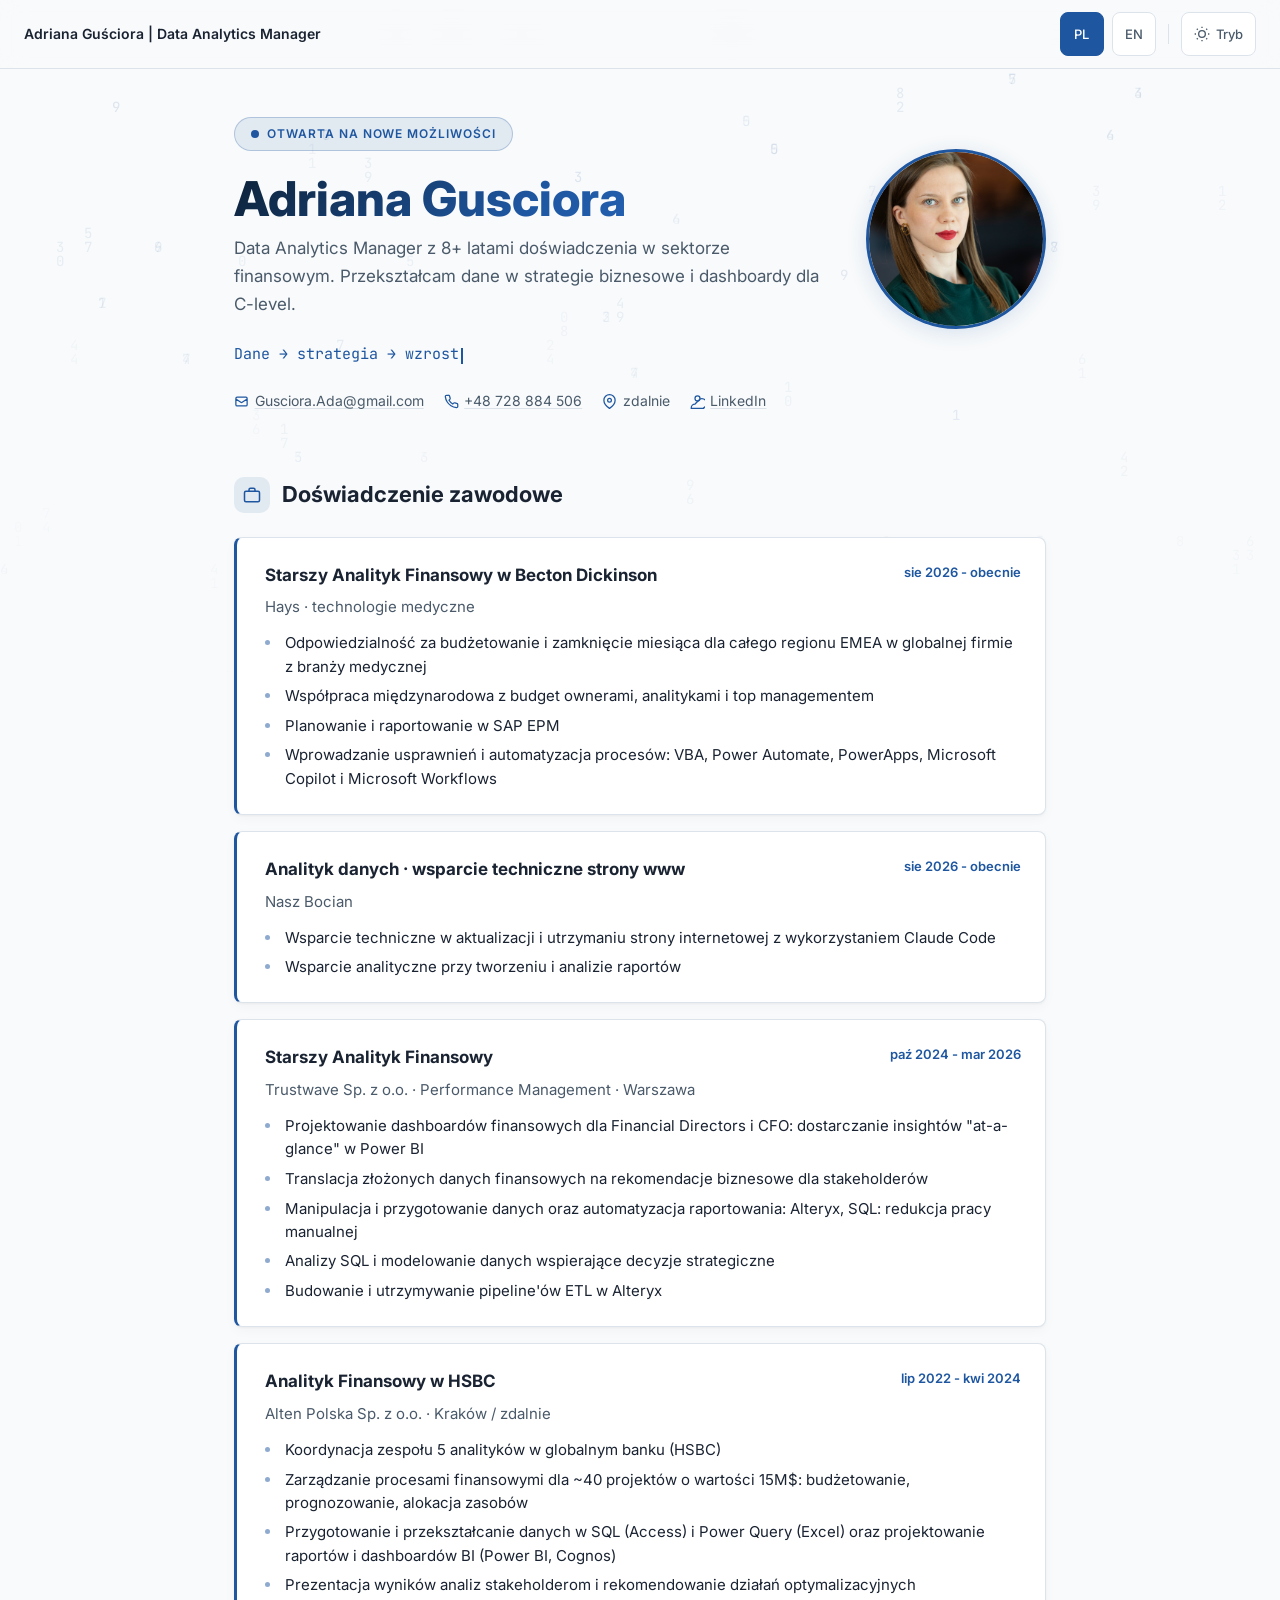
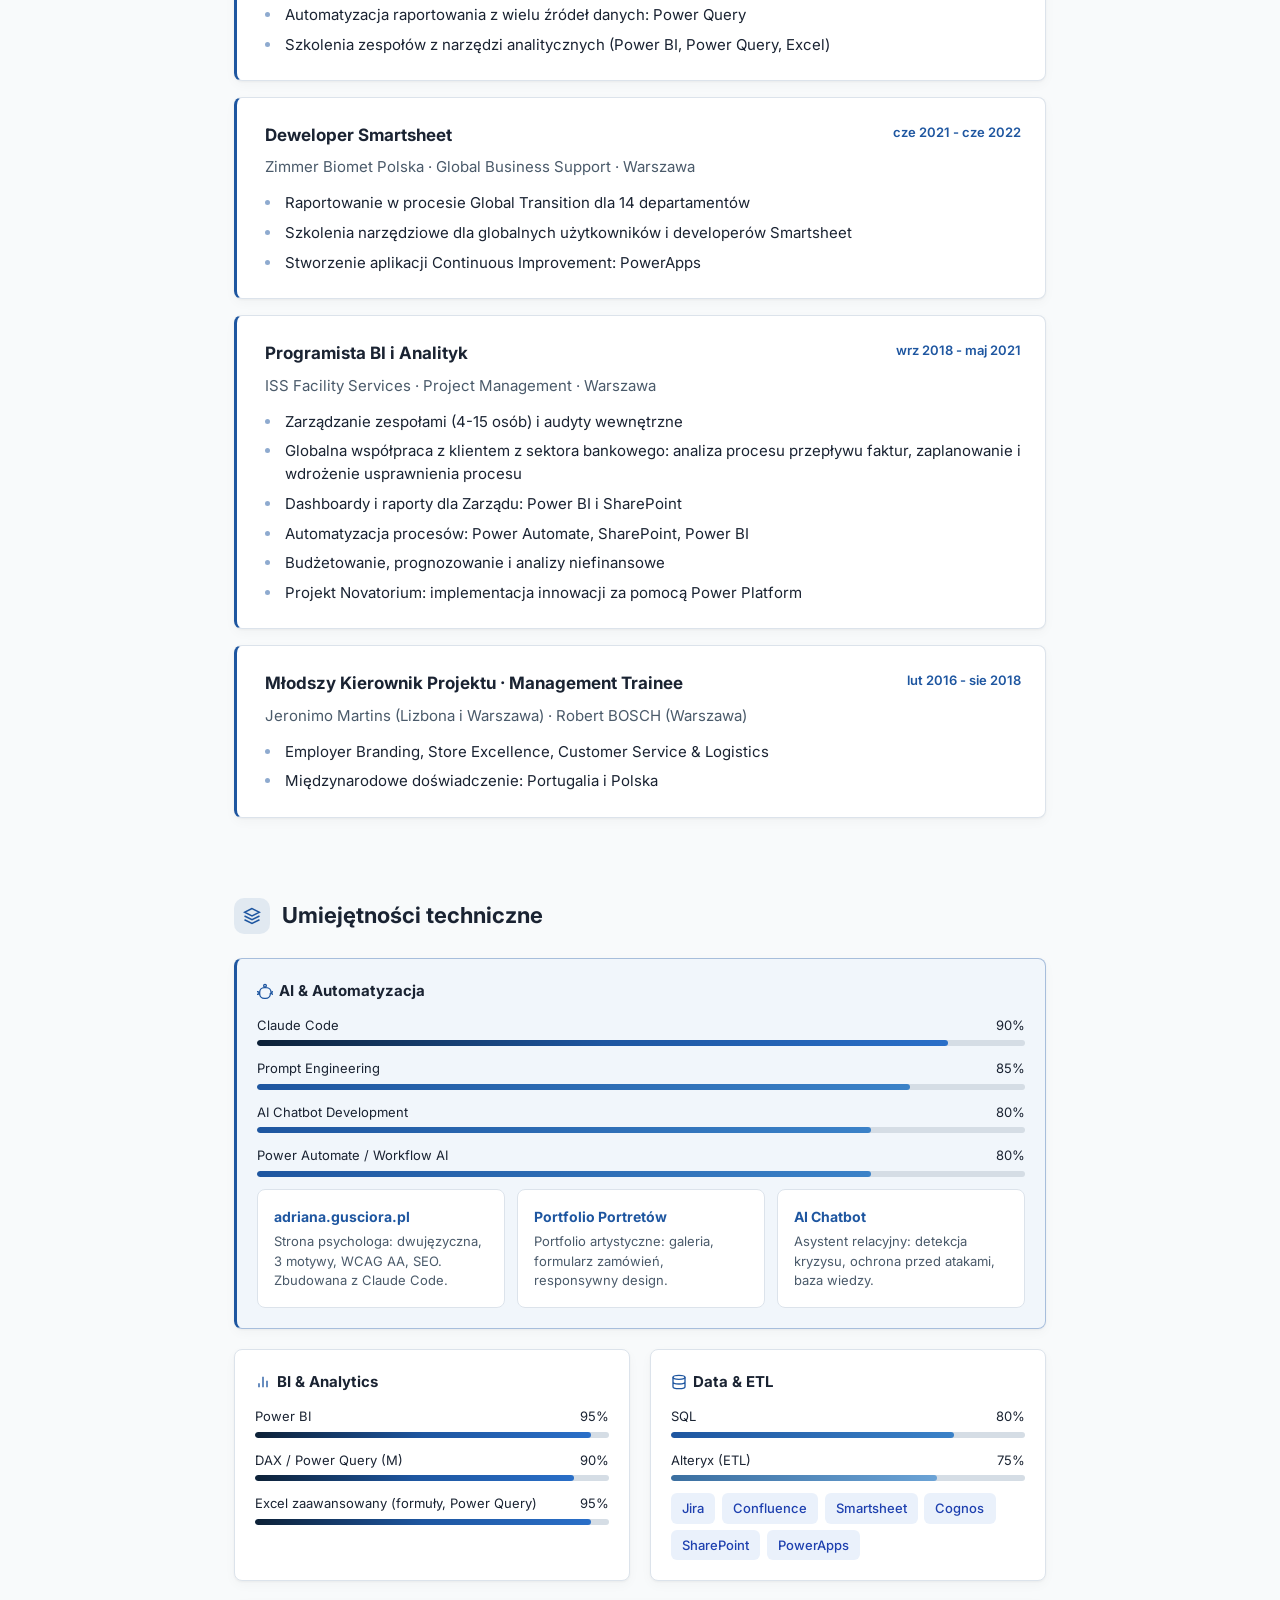
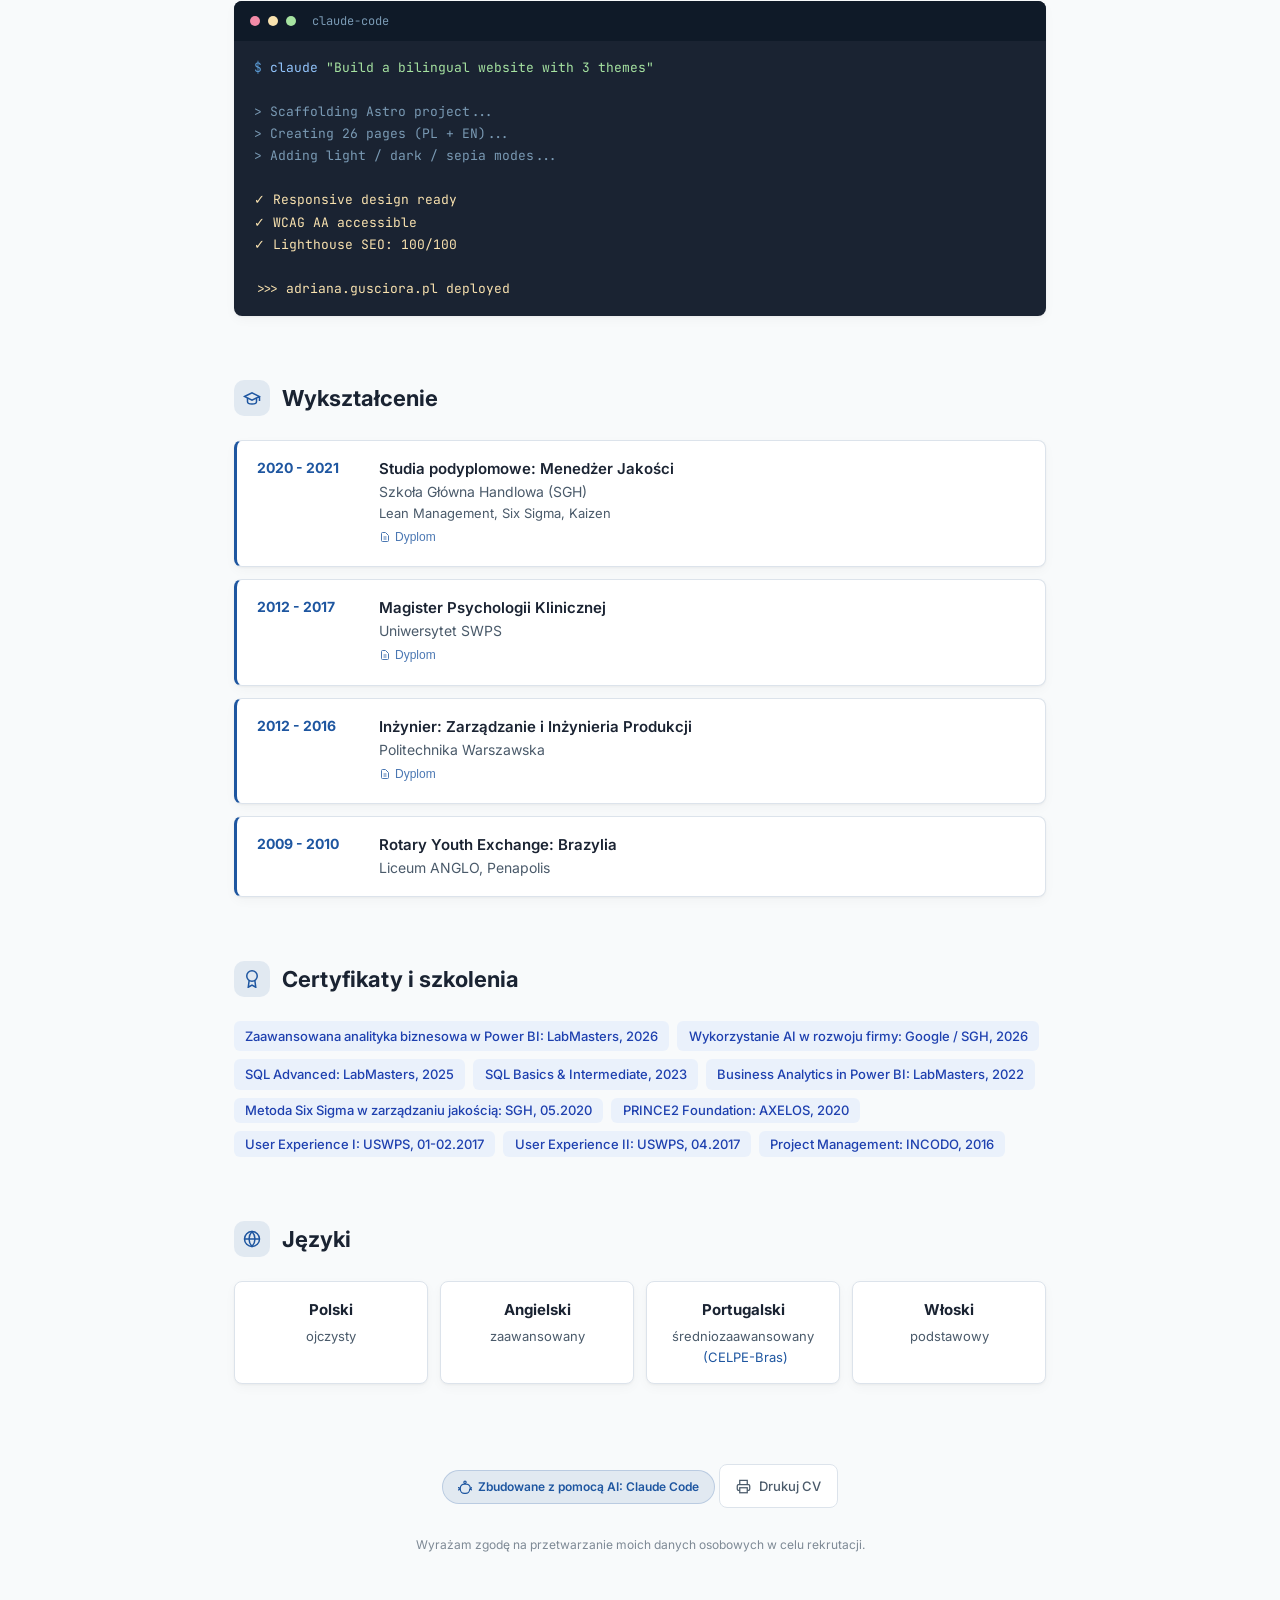
<file: index-master.html>
<!DOCTYPE html>
<html lang="pl">
<head>
  <meta charset="UTF-8">
  <meta name="viewport" content="width=device-width, initial-scale=1.0">
  <meta name="robots" content="noindex, nofollow">
  <title>CV - Adriana Gusciora, Data Analytics Manager</title>
  <meta name="description" content="Curriculum Vitae - Adriana Gusciora, Data Analytics Manager | FinTech & Financial Services">

  <!-- Inter font -->
  <link rel="preconnect" href="https://fonts.googleapis.com">
  <link rel="preconnect" href="https://fonts.gstatic.com" crossorigin>
  <link href="https://fonts.googleapis.com/css2?family=Inter:wght@400;500;600;700;800&family=JetBrains+Mono:wght@400;500&display=swap" rel="stylesheet">

  <link rel="icon" href="data:image/svg+xml,%3Csvg xmlns='http://www.w3.org/2000/svg' viewBox='0 0 32 32'%3E%3Crect width='32' height='32' rx='6' fill='%234c583e'/%3E%3Ctext x='16' y='22' font-family='Georgia, serif' font-size='16' font-weight='600' fill='%23f6f6f5' text-anchor='middle' letter-spacing='-0.5'%3EAG%3C/text%3E%3C/svg%3E" type="image/svg+xml">
  <link rel="canonical" href="https://adrwis.github.io/cv-analityk/">
  <link rel="stylesheet" href="cv-analityk.css">
</head>
<body>
<div class="cv-analyst" id="cv-analyst" data-mode="light">

  <a href="#cv-name" class="cv-analyst__skip-link" data-i18n="skip">Przejdź do treści</a>

  <!-- Binary rain background (Matrix-style) -->
  <canvas class="cv-analyst__binary-rain" id="rain-canvas" aria-hidden="true"></canvas>

  <!-- Top bar: lang + theme toggles -->
  <nav class="cv-analyst__topbar" aria-label="Language and theme controls">
    <span class="cv-analyst__topbar-title" data-i18n="topbar_title">Adriana Guściora | Data Analytics Manager</span>
    <span class="cv-analyst__topbar-spacer" aria-hidden="true"></span>
    <button type="button" class="cv-analyst__toggle-btn cv-analyst__toggle-btn--active" id="btn-pl" aria-label="Polski" aria-pressed="true">PL</button>
    <button type="button" class="cv-analyst__toggle-btn" id="btn-en" aria-label="English" aria-pressed="false">EN</button>
    <span class="cv-analyst__topbar-divider" aria-hidden="true"></span>
    <button type="button" class="cv-analyst__toggle-btn" id="btn-theme" aria-label="Toggle dark/light mode">
      <svg id="icon-sun" viewBox="0 0 24 24" fill="none" stroke="currentColor" stroke-width="2" aria-hidden="true"><circle cx="12" cy="12" r="5"/><path d="M12 1v2M12 21v2M4.22 4.22l1.42 1.42M18.36 18.36l1.42 1.42M1 12h2M21 12h2M4.22 19.78l1.42-1.42M18.36 5.64l1.42-1.42"/></svg>
      <svg id="icon-moon" viewBox="0 0 24 24" fill="none" stroke="currentColor" stroke-width="2" style="display:none" aria-hidden="true"><path d="M21 12.79A9 9 0 1111.21 3 7 7 0 0021 12.79z"/></svg>
      <span data-i18n="theme">Tryb</span>
    </button>
  </nav>

  <main class="cv-analyst__container">

    <!-- Hero -->
    <section class="cv-analyst__hero" aria-labelledby="cv-name">
      <div class="cv-analyst__hero-content">
        <div class="cv-analyst__hero-badge">
          <span class="pulse" aria-hidden="true"></span>
          <span data-i18n="badge">Otwarta na nowe możliwości</span>
        </div>
        <h1 id="cv-name" class="cv-analyst__name">Adriana Gusciora</h1>
        <p class="cv-analyst__tagline" data-i18n="tagline">Data Analytics Manager z&nbsp;8+ latami doświadczenia w&nbsp;sektorze finansowym. Przekształcam dane w&nbsp;strategie biznesowe i&nbsp;dashboardy dla C-level.</p>
        <div class="cv-analyst__typing" id="typing-area" aria-live="polite"></div>

        <div class="cv-analyst__contact">
          <span class="cv-analyst__contact-item">
            <svg viewBox="0 0 24 24" fill="none" stroke="currentColor" stroke-width="2" aria-hidden="true"><path d="M3 8l7.89 5.26a2 2 0 002.22 0L21 8M5 19h14a2 2 0 002-2V7a2 2 0 00-2-2H5a2 2 0 00-2 2v10a2 2 0 002 2z"/></svg>
            <a href="mailto:Gusciora.Ada@gmail.com">Gusciora.Ada@gmail.com</a>
          </span>
          <span class="cv-analyst__contact-item">
            <svg viewBox="0 0 24 24" fill="none" stroke="currentColor" stroke-width="2" aria-hidden="true"><path d="M22 16.92v3a2 2 0 01-2.18 2 19.79 19.79 0 01-8.63-3.07 19.5 19.5 0 01-6-6 19.79 19.79 0 01-3.07-8.67A2 2 0 014.11 2h3a2 2 0 012 1.72c.127.96.361 1.903.7 2.81a2 2 0 01-.45 2.11L8.09 9.91a16 16 0 006 6l1.27-1.27a2 2 0 012.11-.45c.907.339 1.85.573 2.81.7A2 2 0 0122 16.92z"/></svg>
            <a href="tel:+48728884506">+48 728 884 506</a>
          </span>
          <span class="cv-analyst__contact-item">
            <svg viewBox="0 0 24 24" fill="none" stroke="currentColor" stroke-width="2" aria-hidden="true"><path d="M21 10c0 7-9 13-9 13s-9-6-9-13a9 9 0 0118 0z"/><circle cx="12" cy="10" r="3"/></svg>
            <span data-i18n="location">zdalnie</span>
          </span>
          <span class="cv-analyst__contact-item">
            <svg viewBox="0 0 24 24" fill="none" stroke="currentColor" stroke-width="2" aria-hidden="true"><path d="M16 8a6 6 0 016 14v1H2v-1a6 6 0 016-6z"/><circle cx="12" cy="7" r="4"/></svg>
            <a href="https://www.linkedin.com/in/adriana-gu/" target="_blank" rel="noopener">LinkedIn</a>
          </span>
        </div>
      </div>
      <img src="ada2.jpg" alt="Adriana Gusciora" class="cv-analyst__photo" width="180" height="180" loading="eager">
    </section>

    <!-- Experience -->
    <section class="cv-analyst__section" aria-labelledby="sec-exp">
      <div class="cv-analyst__section-header">
        <div class="cv-analyst__section-icon" aria-hidden="true">
          <svg viewBox="0 0 24 24" fill="none" stroke="currentColor" stroke-width="2"><rect x="2" y="7" width="20" height="14" rx="2"/><path d="M16 7V5a2 2 0 00-2-2h-4a2 2 0 00-2 2v2"/></svg>
        </div>
        <h2 id="sec-exp" class="cv-analyst__section-title" data-i18n="exp_title">Doświadczenie zawodowe</h2>
      </div>

      <!-- Hays / Becton Dickinson -->
      <div class="cv-analyst__exp-card">
        <div class="cv-analyst__exp-header">
          <h3 class="cv-analyst__exp-role" data-i18n="expH_role">Starszy Analityk Finansowy w Becton Dickinson</h3>
          <span class="cv-analyst__exp-period" data-i18n="expH_period">sie 2026 - obecnie</span>
        </div>
        <p class="cv-analyst__exp-company" data-i18n="expH_company">Hays · technologie medyczne</p>
        <ul class="cv-analyst__exp-bullets" role="list">
          <li data-i18n="expH_b1">Odpowiedzialność za budżetowanie i zamknięcie miesiąca dla całego regionu EMEA w globalnej firmie z branży medycznej</li>
          <li data-i18n="expH_b2">Współpraca międzynarodowa z budget ownerami, analitykami i top managementem</li>
          <li data-i18n="expH_b3">Planowanie i raportowanie w SAP EPM</li>
          <li data-i18n="expH_b4">Wprowadzanie usprawnień i automatyzacja procesów: VBA, Power Automate, PowerApps, Microsoft Copilot i Microsoft Workflows</li>
        </ul>
      </div>

      <!-- Nasz Bocian -->
      <div class="cv-analyst__exp-card">
        <div class="cv-analyst__exp-header">
          <h3 class="cv-analyst__exp-role" data-i18n="expN_role">Analityk danych · wsparcie techniczne strony www</h3>
          <span class="cv-analyst__exp-period" data-i18n="expN_period">sie 2026 - obecnie</span>
        </div>
        <p class="cv-analyst__exp-company" data-i18n="expN_company">Nasz Bocian</p>
        <ul class="cv-analyst__exp-bullets" role="list">
          <li data-i18n="expN_b1">Wsparcie techniczne w aktualizacji i utrzymaniu strony internetowej z wykorzystaniem Claude Code</li>
          <li data-i18n="expN_b2">Wsparcie analityczne przy tworzeniu i analizie raportów</li>
        </ul>
      </div>

      <!-- Trustwave -->
      <div class="cv-analyst__exp-card">
        <div class="cv-analyst__exp-header">
          <h3 class="cv-analyst__exp-role" data-i18n="exp1_role">Starszy Analityk Finansowy</h3>
          <span class="cv-analyst__exp-period" data-i18n="exp1_period">paź 2024 - mar 2026</span>
        </div>
        <p class="cv-analyst__exp-company" data-i18n="exp1_company">Trustwave Sp. z o.o. · Performance Management · Warszawa</p>
        <ul class="cv-analyst__exp-bullets" role="list">
          <li data-i18n="exp1_b1">Projektowanie dashboardów finansowych dla Financial Directors i CFO: dostarczanie insightów "at-a-glance" w Power BI</li>
          <li data-i18n="exp1_b2">Translacja złożonych danych finansowych na rekomendacje biznesowe dla stakeholderów</li>
          <li data-i18n="exp1_b3">Manipulacja i przygotowanie danych oraz automatyzacja raportowania: Alteryx, SQL: redukcja pracy manualnej</li>
          <li data-i18n="exp1_b4">Analizy SQL i modelowanie danych wspierające decyzje strategiczne</li>
          <li data-i18n="exp1_b5">Budowanie i utrzymywanie pipeline'ów ETL w Alteryx</li>
        </ul>
      </div>

      <!-- HSBC/Alten -->
      <div class="cv-analyst__exp-card">
        <div class="cv-analyst__exp-header">
          <h3 class="cv-analyst__exp-role" data-i18n="exp2_role">Analityk Finansowy w HSBC</h3>
          <span class="cv-analyst__exp-period" data-i18n="exp2_period">lip 2022 - kwi 2024</span>
        </div>
        <p class="cv-analyst__exp-company" data-i18n="exp2_company">Alten Polska Sp. z o.o. · Kraków / zdalnie</p>
        <ul class="cv-analyst__exp-bullets" role="list">
          <li data-i18n="exp2_b1">Koordynacja zespołu 5 analityków w globalnym banku (HSBC)</li>
          <li data-i18n="exp2_b2">Zarządzanie procesami finansowymi dla ~40 projektów o wartości 15M$: budżetowanie, prognozowanie, alokacja zasobów</li>
          <li data-i18n="exp2_b3">Przygotowanie i przekształcanie danych w SQL (Access) i Power Query (Excel) oraz projektowanie raportów i dashboardów BI (Power BI, Cognos)</li>
          <li data-i18n="exp2_b4">Prezentacja wyników analiz stakeholderom i rekomendowanie działań optymalizacyjnych</li>
          <li data-i18n="exp2_b5">Automatyzacja raportowania z wielu źródeł danych: Power Query</li>
          <li data-i18n="exp2_b6">Szkolenia zespołów z narzędzi analitycznych (Power BI, Power Query, Excel)</li>
        </ul>
      </div>

      <!-- Zimmer Biomet -->
      <div class="cv-analyst__exp-card">
        <div class="cv-analyst__exp-header">
          <h3 class="cv-analyst__exp-role" data-i18n="exp3_role">Deweloper Smartsheet</h3>
          <span class="cv-analyst__exp-period" data-i18n="exp3_period">cze 2021 - cze 2022</span>
        </div>
        <p class="cv-analyst__exp-company" data-i18n="exp3_company">Zimmer Biomet Polska · Global Business Support · Warszawa</p>
        <ul class="cv-analyst__exp-bullets" role="list">
          <li data-i18n="exp3_b1">Raportowanie w procesie Global Transition dla 14 departamentów</li>
          <li data-i18n="exp3_b2">Szkolenia narzędziowe dla globalnych użytkowników i developerów Smartsheet</li>
          <li data-i18n="exp3_b3">Stworzenie aplikacji Continuous Improvement: PowerApps</li>
        </ul>
      </div>

      <!-- ISS -->
      <div class="cv-analyst__exp-card">
        <div class="cv-analyst__exp-header">
          <h3 class="cv-analyst__exp-role" data-i18n="exp4_role">Programista BI i Analityk</h3>
          <span class="cv-analyst__exp-period" data-i18n="exp4_period">wrz 2018 - maj 2021</span>
        </div>
        <p class="cv-analyst__exp-company" data-i18n="exp4_company">ISS Facility Services · Project Management · Warszawa</p>
        <ul class="cv-analyst__exp-bullets" role="list">
          <li data-i18n="exp4_b1">Zarządzanie zespołami (4-15 osób) i audyty wewnętrzne</li>
          <li data-i18n="exp4_b2">Globalna współpraca z klientem z sektora bankowego: analiza procesu przepływu faktur, zaplanowanie i wdrożenie usprawnienia procesu</li>
          <li data-i18n="exp4_b3">Dashboardy i raporty dla Zarządu: Power BI i SharePoint</li>
          <li data-i18n="exp4_b4">Automatyzacja procesów: Power Automate, SharePoint, Power BI</li>
          <li data-i18n="exp4_b5">Budżetowanie, prognozowanie i analizy niefinansowe</li>
          <li data-i18n="exp4_b6">Projekt Novatorium: implementacja innowacji za pomocą Power Platform</li>
        </ul>
      </div>

      <!-- Earlier roles -->
      <div class="cv-analyst__exp-card">
        <div class="cv-analyst__exp-header">
          <h3 class="cv-analyst__exp-role" data-i18n="exp5_role">Młodszy Kierownik Projektu &middot; Management Trainee</h3>
          <span class="cv-analyst__exp-period" data-i18n="exp5_period">lut 2016 - sie 2018</span>
        </div>
        <p class="cv-analyst__exp-company" data-i18n="exp5_company">Jeronimo Martins (Lizbona i Warszawa) · Robert BOSCH (Warszawa)</p>
        <ul class="cv-analyst__exp-bullets" role="list">
          <li data-i18n="exp5_b1">Employer Branding, Store Excellence, Customer Service & Logistics</li>
          <li data-i18n="exp5_b2">Międzynarodowe doświadczenie: Portugalia i Polska</li>
        </ul>
      </div>
    </section>

    <!-- Skills & AI -->
    <section class="cv-analyst__section" aria-labelledby="sec-skills">
      <div class="cv-analyst__section-header">
        <div class="cv-analyst__section-icon" aria-hidden="true">
          <svg viewBox="0 0 24 24" fill="none" stroke="currentColor" stroke-width="2"><path d="M12 2L2 7l10 5 10-5-10-5zM2 17l10 5 10-5M2 12l10 5 10-5"/></svg>
        </div>
        <h2 id="sec-skills" class="cv-analyst__section-title" data-i18n="skills_title">Umiejętności techniczne</h2>
      </div>

      <div class="cv-analyst__skills-grid">

        <!-- AI & Automation — highlighted -->
        <div class="cv-analyst__skill-group cv-analyst__skill-group--ai">
          <h3>
            <svg viewBox="0 0 24 24" fill="none" stroke="currentColor" stroke-width="2" aria-hidden="true"><path d="M12 2a2 2 0 012 2c0 .74-.4 1.39-1 1.73V7h1a7 7 0 017 7h1.27c.34-.6.99-1 1.73-1a2 2 0 110 4c-.74 0-1.39-.4-1.73-1H20a7 7 0 01-7 7v1.27c.6.34 1 .99 1 1.73a2 2 0 11-4 0c0-.74.4-1.39 1-1.73V23a7 7 0 01-7-7H2.73c-.34.6-.99 1-1.73 1a2 2 0 110-4c.74 0 1.39.4 1.73 1H4a7 7 0 017-7V5.73c-.6-.34-1-.99-1-1.73a2 2 0 012-2z"/></svg>
            <span data-i18n="ai_title">AI & Automatyzacja</span>
          </h3>
          <div class="cv-analyst__skill-bar">
            <div class="cv-analyst__skill-label"><span>Claude Code</span><span>90%</span></div>
            <div class="cv-analyst__skill-track" role="progressbar" aria-valuenow="90" aria-valuemin="0" aria-valuemax="100" aria-label="Claude Code"><div class="cv-analyst__skill-fill" data-width="90" data-level="expert"></div></div>
          </div>
          <div class="cv-analyst__skill-bar">
            <div class="cv-analyst__skill-label"><span>Prompt Engineering</span><span>85%</span></div>
            <div class="cv-analyst__skill-track" role="progressbar" aria-valuenow="85" aria-valuemin="0" aria-valuemax="100" aria-label="Prompt Engineering"><div class="cv-analyst__skill-fill" data-width="85" data-level="advanced"></div></div>
          </div>
          <div class="cv-analyst__skill-bar">
            <div class="cv-analyst__skill-label"><span>AI Chatbot Development</span><span>80%</span></div>
            <div class="cv-analyst__skill-track" role="progressbar" aria-valuenow="80" aria-valuemin="0" aria-valuemax="100" aria-label="AI Chatbot Development"><div class="cv-analyst__skill-fill" data-width="80" data-level="advanced"></div></div>
          </div>
          <div class="cv-analyst__skill-bar">
            <div class="cv-analyst__skill-label"><span>Power Automate / Workflow AI</span><span>80%</span></div>
            <div class="cv-analyst__skill-track" role="progressbar" aria-valuenow="80" aria-valuemin="0" aria-valuemax="100" aria-label="Power Automate"><div class="cv-analyst__skill-fill" data-width="80" data-level="advanced"></div></div>
          </div>

          <!-- AI Project showcase -->
          <div class="cv-analyst__ai-projects">
            <a href="https://adriana.gusciora.pl" target="_blank" rel="noopener" class="cv-analyst__ai-project cv-analyst__ai-project--link">
              <h4 class="cv-analyst__ai-project-name" data-i18n="proj1_name">adriana.gusciora.pl</h4>
              <p class="cv-analyst__ai-project-desc" data-i18n="proj1_desc">Strona psychologa: dwujęzyczna, 3 motywy, WCAG AA, SEO. Zbudowana z Claude Code.</p>
            </a>
            <a href="https://adrwis.github.io/polskatsanddogs/" target="_blank" rel="noopener" class="cv-analyst__ai-project cv-analyst__ai-project--link">
              <h4 class="cv-analyst__ai-project-name" data-i18n="proj2_name">Portfolio Portretów</h4>
              <p class="cv-analyst__ai-project-desc" data-i18n="proj2_desc">Portfolio artystyczne: galeria, formularz zamówień, responsywny design.</p>
            </a>
            <a href="https://adriana.gusciora.pl/asystent/" target="_blank" rel="noopener" class="cv-analyst__ai-project cv-analyst__ai-project--link">
              <h4 class="cv-analyst__ai-project-name" data-i18n="proj3_name">AI Chatbot</h4>
              <p class="cv-analyst__ai-project-desc" data-i18n="proj3_desc">Asystent relacyjny: detekcja kryzysu, ochrona przed atakami, baza wiedzy.</p>
            </a>
          </div>
        </div>

        <!-- BI & Analytics -->
        <div class="cv-analyst__skill-group">
          <h3>
            <svg viewBox="0 0 24 24" fill="none" stroke="currentColor" stroke-width="2" aria-hidden="true"><path d="M18 20V10M12 20V4M6 20v-6"/></svg>
            <span data-i18n="bi_title">BI & Analytics</span>
          </h3>
          <div class="cv-analyst__skill-bar">
            <div class="cv-analyst__skill-label"><span>Power BI</span><span>95%</span></div>
            <div class="cv-analyst__skill-track" role="progressbar" aria-valuenow="95" aria-valuemin="0" aria-valuemax="100" aria-label="Power BI"><div class="cv-analyst__skill-fill" data-width="95" data-level="expert"></div></div>
          </div>
          <div class="cv-analyst__skill-bar">
            <div class="cv-analyst__skill-label"><span>DAX / Power Query (M)</span><span>90%</span></div>
            <div class="cv-analyst__skill-track" role="progressbar" aria-valuenow="90" aria-valuemin="0" aria-valuemax="100" aria-label="DAX / Power Query"><div class="cv-analyst__skill-fill" data-width="90" data-level="expert"></div></div>
          </div>
          <div class="cv-analyst__skill-bar">
            <div class="cv-analyst__skill-label"><span data-i18n="skill_excel">Excel zaawansowany (formuły, Power Query)</span><span>95%</span></div>
            <div class="cv-analyst__skill-track" role="progressbar" aria-valuenow="95" aria-valuemin="0" aria-valuemax="100" aria-label="Excel"><div class="cv-analyst__skill-fill" data-width="95" data-level="expert"></div></div>
          </div>
        </div>

        <!-- Data & ETL -->
        <div class="cv-analyst__skill-group">
          <h3>
            <svg viewBox="0 0 24 24" fill="none" stroke="currentColor" stroke-width="2" aria-hidden="true"><ellipse cx="12" cy="5" rx="9" ry="3"/><path d="M21 12c0 1.66-4 3-9 3s-9-1.34-9-3M21 5v14c0 1.66-4 3-9 3s-9-1.34-9-3V5"/></svg>
            <span data-i18n="data_title">Data & ETL</span>
          </h3>
          <div class="cv-analyst__skill-bar">
            <div class="cv-analyst__skill-label"><span>SQL</span><span>80%</span></div>
            <div class="cv-analyst__skill-track" role="progressbar" aria-valuenow="80" aria-valuemin="0" aria-valuemax="100" aria-label="SQL"><div class="cv-analyst__skill-fill" data-width="80" data-level="advanced"></div></div>
          </div>
          <div class="cv-analyst__skill-bar">
            <div class="cv-analyst__skill-label"><span>Alteryx (ETL)</span><span>75%</span></div>
            <div class="cv-analyst__skill-track" role="progressbar" aria-valuenow="75" aria-valuemin="0" aria-valuemax="100" aria-label="Alteryx"><div class="cv-analyst__skill-fill" data-width="75" data-level="proficient"></div></div>
          </div>
          <div class="cv-analyst__tags cv-analyst__tags--spaced">
            <span class="cv-analyst__tag">Jira</span>
            <span class="cv-analyst__tag">Confluence</span>
            <span class="cv-analyst__tag">Smartsheet</span>
            <span class="cv-analyst__tag">Cognos</span>
            <span class="cv-analyst__tag">SharePoint</span>
            <span class="cv-analyst__tag">PowerApps</span>
          </div>
        </div>

      </div>

      <!-- Terminal showcase -->
      <div class="cv-analyst__terminal">
        <div class="cv-analyst__terminal-header">
          <span class="cv-analyst__terminal-dot cv-analyst__terminal-dot--red" aria-hidden="true"></span>
          <span class="cv-analyst__terminal-dot cv-analyst__terminal-dot--yellow" aria-hidden="true"></span>
          <span class="cv-analyst__terminal-dot cv-analyst__terminal-dot--green" aria-hidden="true"></span>
          <span class="cv-analyst__terminal-title">claude-code</span>
        </div>
        <div class="cv-analyst__terminal-body">
          <div><span class="prompt">$</span> <span class="function">claude</span> <span class="string">"Build a bilingual website with 3 themes"</span></div>
          <div>&nbsp;</div>
          <div><span class="comment">&gt; Scaffolding Astro project...</span></div>
          <div><span class="comment">&gt; Creating 26 pages (PL + EN)...</span></div>
          <div><span class="comment">&gt; Adding light / dark / sepia modes...</span></div>
          <div>&nbsp;</div>
          <div><span class="output">&#10003; Responsive design ready</span></div>
          <div><span class="output">&#10003; WCAG AA accessible</span></div>
          <div><span class="output">&#10003; Lighthouse SEO: 100/100</span></div>
          <div>&nbsp;</div>
          <div><span class="output">&gt;&gt;&gt; adriana.gusciora.pl deployed</span></div>
        </div>
      </div>
    </section>

    <!-- Education -->
    <section class="cv-analyst__section" aria-labelledby="sec-edu">
      <div class="cv-analyst__section-header">
        <div class="cv-analyst__section-icon" aria-hidden="true">
          <svg viewBox="0 0 24 24" fill="none" stroke="currentColor" stroke-width="2"><path d="M22 10v6M2 10l10-5 10 5-10 5z"/><path d="M6 12v5c0 2 3 3 6 3s6-1 6-3v-5"/></svg>
        </div>
        <h2 id="sec-edu" class="cv-analyst__section-title" data-i18n="edu_title">Wykształcenie</h2>
      </div>

      <div class="cv-analyst__edu-list">
        <div class="cv-analyst__edu-item">
          <span class="cv-analyst__edu-year">2020 - 2021</span>
          <div>
            <p class="cv-analyst__edu-title" data-i18n="edu1_title">Studia podyplomowe: Menedżer Jakości</p>
            <p class="cv-analyst__edu-school" data-i18n="edu1_school">Szkoła Główna Handlowa (SGH)</p>
            <p class="cv-analyst__edu-desc" data-i18n="edu1_desc">Lean Management, Six Sigma, Kaizen</p>
            <button type="button" class="cv-analyst__cert-link" data-lightbox="edukacja/manager-jakosci.jpg">
              <svg viewBox="0 0 24 24" fill="none" stroke="currentColor" stroke-width="2" aria-hidden="true"><path d="M9 12h6m-6 4h6m2 5H7a2 2 0 01-2-2V5a2 2 0 012-2h5.586a1 1 0 01.707.293l5.414 5.414a1 1 0 01.293.707V19a2 2 0 01-2 2z"/></svg>
              <span data-i18n="cert_diploma">Dyplom</span>
            </button>
          </div>
        </div>
        <div class="cv-analyst__edu-item">
          <span class="cv-analyst__edu-year">2012 - 2017</span>
          <div>
            <p class="cv-analyst__edu-title" data-i18n="edu2_title">Magister Psychologii Klinicznej</p>
            <p class="cv-analyst__edu-school" data-i18n="edu2_school">Uniwersytet SWPS</p>
            <button type="button" id="cert-master" class="cv-analyst__cert-link" data-lightbox="edukacja/magister-psychologii.jpg">
              <svg viewBox="0 0 24 24" fill="none" stroke="currentColor" stroke-width="2" aria-hidden="true"><path d="M9 12h6m-6 4h6m2 5H7a2 2 0 01-2-2V5a2 2 0 012-2h5.586a1 1 0 01.707.293l5.414 5.414a1 1 0 01.293.707V19a2 2 0 01-2 2z"/></svg>
              <span data-i18n="cert_diploma">Dyplom</span>
            </button>
          </div>
        </div>
        <div class="cv-analyst__edu-item">
          <span class="cv-analyst__edu-year">2012 - 2016</span>
          <div>
            <p class="cv-analyst__edu-title" data-i18n="edu3_title">Inżynier: Zarządzanie i Inżynieria Produkcji</p>
            <p class="cv-analyst__edu-school" data-i18n="edu3_school">Politechnika Warszawska</p>
            <button type="button" id="cert-engineer" class="cv-analyst__cert-link" data-lightbox="edukacja/inzynier-pl.jpg">
              <svg viewBox="0 0 24 24" fill="none" stroke="currentColor" stroke-width="2" aria-hidden="true"><path d="M9 12h6m-6 4h6m2 5H7a2 2 0 01-2-2V5a2 2 0 012-2h5.586a1 1 0 01.707.293l5.414 5.414a1 1 0 01.293.707V19a2 2 0 01-2 2z"/></svg>
              <span data-i18n="cert_diploma">Dyplom</span>
            </button>
          </div>
        </div>
        <div class="cv-analyst__edu-item">
          <span class="cv-analyst__edu-year">2009 - 2010</span>
          <div>
            <p class="cv-analyst__edu-title" data-i18n="edu4_title">Rotary Youth Exchange: Brazylia</p>
            <p class="cv-analyst__edu-school" data-i18n="edu4_school">Liceum ANGLO, Penapolis</p>
          </div>
        </div>
      </div>
    </section>

    <!-- Certifications -->
    <section class="cv-analyst__section" aria-labelledby="sec-cert">
      <div class="cv-analyst__section-header">
        <div class="cv-analyst__section-icon" aria-hidden="true">
          <svg viewBox="0 0 24 24" fill="none" stroke="currentColor" stroke-width="2"><circle cx="12" cy="8" r="7"/><path d="M8.21 13.89L7 23l5-3 5 3-1.21-9.12"/></svg>
        </div>
        <h2 id="sec-cert" class="cv-analyst__section-title" data-i18n="cert_title">Certyfikaty i szkolenia</h2>
      </div>

      <div class="cv-analyst__tags cv-analyst__tags--certs">
        <span class="cv-analyst__tag">Zaawansowana analityka biznesowa w Power BI: LabMasters, 2026</span>
        <button type="button" id="cert-ai-skills" class="cv-analyst__tag cv-analyst__tag--link" data-i18n="cert_ai" data-lightbox="edukacja/umiejetnosci jutra AI.pdf">Wykorzystanie AI w rozwoju firmy: Google / SGH, 2026</button>
        <button type="button" class="cv-analyst__tag cv-analyst__tag--link" data-lightbox="edukacja/sql-zaawansowany.pdf">SQL Advanced: LabMasters, 2025</button>
        <span class="cv-analyst__tag">SQL Basics & Intermediate, 2023</span>
        <button type="button" class="cv-analyst__tag cv-analyst__tag--link" data-lightbox="edukacja/powerbi-base.pdf">Business Analytics in Power BI: LabMasters, 2022</button>
        <button type="button" class="cv-analyst__tag cv-analyst__tag--link" data-lightbox="edukacja/six-sigma.jpg">Metoda Six Sigma w zarządzaniu jakością: SGH, 05.2020</button>
        <button type="button" class="cv-analyst__tag cv-analyst__tag--link" data-lightbox="edukacja/prince2-1.jpg,edukacja/prince2-2.jpg">PRINCE2 Foundation: AXELOS, 2020</button>
        <button type="button" class="cv-analyst__tag cv-analyst__tag--link" data-lightbox="edukacja/user-experience.jpg">User Experience I: USWPS, 01-02.2017</button>
        <button type="button" class="cv-analyst__tag cv-analyst__tag--link" data-lightbox="edukacja/user-experience-1.jpg,edukacja/user-experience-2.jpg">User Experience II: USWPS, 04.2017</button>
        <button type="button" class="cv-analyst__tag cv-analyst__tag--link" data-lightbox="edukacja/incodo-project-management.jpg">Project Management: INCODO, 2016</button>
      </div>
    </section>

    <!-- Languages -->
    <section class="cv-analyst__section" aria-labelledby="sec-langs">
      <div class="cv-analyst__section-header">
        <div class="cv-analyst__section-icon" aria-hidden="true">
          <svg viewBox="0 0 24 24" fill="none" stroke="currentColor" stroke-width="2"><circle cx="12" cy="12" r="10"/><path d="M2 12h20M12 2a15.3 15.3 0 014 10 15.3 15.3 0 01-4 10 15.3 15.3 0 01-4-10 15.3 15.3 0 014-10z"/></svg>
        </div>
        <h2 id="sec-langs" class="cv-analyst__section-title" data-i18n="lang_title">Języki</h2>
      </div>

      <div class="cv-analyst__lang-grid">
        <div class="cv-analyst__lang-card">
          <div class="cv-analyst__lang-name" data-i18n="lang_pl">Polski</div>
          <div class="cv-analyst__lang-level" data-i18n="lang_pl_lvl">ojczysty</div>
        </div>
        <div class="cv-analyst__lang-card">
          <div class="cv-analyst__lang-name" data-i18n="lang_en">Angielski</div>
          <div class="cv-analyst__lang-level" data-i18n="lang_en_lvl">zaawansowany</div>
        </div>
        <div class="cv-analyst__lang-card">
          <div class="cv-analyst__lang-name" data-i18n="lang_pt">Portugalski</div>
          <div class="cv-analyst__lang-level">
            <span data-i18n="lang_pt_lvl">średniozaawansowany</span>
            <button type="button" class="cv-analyst__lang-cert" data-lightbox="edukacja/celpe.jpg">(CELPE-Bras)</button>
          </div>
        </div>
        <div class="cv-analyst__lang-card">
          <div class="cv-analyst__lang-name" data-i18n="lang_it">Włoski</div>
          <div class="cv-analyst__lang-level" data-i18n="lang_it_lvl">podstawowy</div>
        </div>
      </div>
    </section>

    <!-- Footer -->
    <footer class="cv-analyst__footer">
      <div class="cv-analyst__ai-badge">
        <svg viewBox="0 0 24 24" fill="none" stroke="currentColor" stroke-width="2" aria-hidden="true"><path d="M12 2a2 2 0 012 2c0 .74-.4 1.39-1 1.73V7h1a7 7 0 017 7h1.27c.34-.6.99-1 1.73-1a2 2 0 110 4c-.74 0-1.39-.4-1.73-1H20a7 7 0 01-7 7v1.27c.6.34 1 .99 1 1.73a2 2 0 11-4 0c0-.74.4-1.39 1-1.73V23a7 7 0 01-7-7H2.73c-.34.6-.99 1-1.73 1a2 2 0 110-4c.74 0 1.39.4 1.73 1H4a7 7 0 017-7V5.73c-.6-.34-1-.99-1-1.73a2 2 0 012-2z"/></svg>
        <span data-i18n="ai_built">Zbudowane z pomocą AI: Claude Code</span>
      </div>
      <button type="button" class="cv-analyst__print-btn" id="print-btn" aria-label="Drukuj CV">
        <svg viewBox="0 0 24 24" fill="none" stroke="currentColor" stroke-width="2" aria-hidden="true"><path d="M6 9V2h12v7M6 18H4a2 2 0 01-2-2v-5a2 2 0 012-2h16a2 2 0 012 2v5a2 2 0 01-2 2h-2"/><rect x="6" y="14" width="12" height="8"/></svg>
        <span data-i18n="print">Drukuj CV</span>
      </button>
      <p class="cv-analyst__gdpr" data-i18n="gdpr">Wyrażam zgodę na przetwarzanie moich danych osobowych w celu rekrutacji.</p>
    </footer>

  </main>
</div>

<!-- Lightbox -->
<div class="cv-cert-lightbox" id="cert-lightbox" hidden aria-modal="true" role="dialog" aria-label="Podgląd certyfikatu">
  <div class="cv-cert-lightbox__overlay" id="lb-overlay"></div>
  <button type="button" class="cv-cert-lightbox__close" id="lb-close" aria-label="Zamknij">&times;</button>
  <button type="button" class="cv-cert-lightbox__prev" id="lb-prev" aria-label="Poprzedni">&lsaquo;</button>
  <div class="cv-cert-lightbox__content" id="lb-content"></div>
  <button type="button" class="cv-cert-lightbox__next" id="lb-next" aria-label="Następny">&rsaquo;</button>
  <div class="cv-cert-lightbox__counter" id="lb-counter"></div>
</div>

<script>
// ===== i18n =====
var translations = {
  pl: {
    badge: 'Otwarta na nowe mo\u017Cliwo\u015Bci',
    tagline: 'Data Analytics Manager z\u00a08+ latami do\u015Bwiadczenia w\u00a0sektorze finansowym. Przekszta\u0142cam dane w\u00a0strategie biznesowe i\u00a0dashboardy dla C-level.',
    location: 'zdalnie',
    theme: 'Tryb',
    topbar_title: 'Adriana Gu\u015Bciora | Data Analytics Manager',
    present: 'obecnie',
    exp_title: 'Do\u015Bwiadczenie zawodowe',
    expH_role: 'Starszy Analityk Finansowy w Becton Dickinson',
    expH_period: 'sie 2026 - obecnie',
    expH_company: 'Hays \u00B7 technologie medyczne',
    expH_b1: 'Odpowiedzialno\u015B\u0107 za bud\u017Cetowanie i zamkni\u0119cie miesi\u0105ca dla ca\u0142ego regionu EMEA w globalnej firmie z bran\u017Cy medycznej',
    expH_b2: 'Wsp\u00F3\u0142praca mi\u0119dzynarodowa z budget ownerami, analitykami i top managementem',
    expH_b3: 'Planowanie i raportowanie w SAP EPM',
    expH_b4: 'Wprowadzanie usprawnie\u0144 i automatyzacja proces\u00F3w: VBA, Power Automate, PowerApps, Microsoft Copilot i Microsoft Workflows',
    expN_role: 'Analityk danych \u00B7 wsparcie techniczne strony www',
    expN_period: 'sie 2026 - obecnie',
    expN_company: 'Nasz Bocian',
    expN_b1: 'Wsparcie techniczne w aktualizacji i utrzymaniu strony internetowej z wykorzystaniem Claude Code',
    expN_b2: 'Wsparcie analityczne przy tworzeniu i analizie raport\u00F3w',
    exp1_role: 'Starszy Analityk Finansowy',
    exp1_period: 'pa\u017A 2024 - mar 2026',
    exp1_company: 'Trustwave Sp. z o.o. \u00B7 Performance Management \u00B7 Warszawa',
    exp1_b1: 'Projektowanie dashboard\u00F3w finansowych dla Financial Directors i CFO: dostarczanie insight\u00F3w "at-a-glance" w Power BI',
    exp1_b2: 'Translacja z\u0142o\u017Conych danych finansowych na rekomendacje biznesowe dla stakeholder\u00F3w',
    exp1_b3: 'Manipulacja i przygotowanie danych oraz automatyzacja raportowania: Alteryx, SQL: redukcja pracy manualnej',
    exp1_b4: 'Analizy SQL i modelowanie danych wspieraj\u0105ce decyzje strategiczne',
    exp1_b5: 'Budowanie i utrzymywanie pipeline\u2019\u00F3w ETL w Alteryx',
    exp2_role: 'Analityk Finansowy w HSBC',
    exp2_period: 'lip 2022 - kwi 2024',
    exp2_company: 'Alten Polska Sp. z o.o. \u00B7 Krak\u00F3w / zdalnie',
    exp2_b1: 'Koordynacja zespo\u0142u 5 analityk\u00F3w w globalnym banku (HSBC)',
    exp2_b2: 'Zarz\u0105dzanie procesami finansowymi dla ~40 projekt\u00F3w o warto\u015Bci 15M$: bud\u017Cetowanie, prognozowanie, alokacja zasob\u00F3w',
    exp2_b3: 'Przygotowanie i przekszta\u0142canie danych w SQL (Access) i Power Query (Excel) oraz projektowanie raport\u00F3w i dashboard\u00F3w BI (Power BI, Cognos)',
    exp2_b4: 'Prezentacja wynik\u00F3w analiz stakeholderom i rekomendowanie dzia\u0142a\u0144 optymalizacyjnych',
    exp2_b5: 'Automatyzacja raportowania z wielu \u017Ar\u00F3de\u0142 danych: Power Query',
    exp2_b6: 'Szkolenia zespo\u0142\u00F3w z narz\u0119dzi analitycznych (Power BI, Power Query, Excel)',
    exp3_role: 'Deweloper Smartsheet',
    exp3_period: 'cze 2021 - cze 2022',
    exp3_company: 'Zimmer Biomet Polska \u00B7 Global Business Support \u00B7 Warszawa',
    exp3_b1: 'Raportowanie w procesie Global Transition dla 14 departament\u00F3w',
    exp3_b2: 'Szkolenia narz\u0119dziowe dla globalnych u\u017Cytkownik\u00F3w i developer\u00F3w Smartsheet',
    exp3_b3: 'Stworzenie aplikacji Continuous Improvement: PowerApps',
    exp4_role: 'Programista BI i Analityk',
    exp4_period: 'wrz 2018 - maj 2021',
    exp4_company: 'ISS Facility Services \u00B7 Project Management \u00B7 Warszawa',
    exp4_b1: 'Zarz\u0105dzanie zespo\u0142ami (4-15 os\u00F3b) i audyty wewn\u0119trzne',
    exp4_b2: 'Globalna wsp\u00F3\u0142praca z klientem z sektora bankowego: analiza procesu przep\u0142ywu faktur, zaplanowanie i wdro\u017Cenie usprawnienia procesu',
    exp4_b3: 'Dashboardy i raporty dla Zarz\u0105du: Power BI i SharePoint',
    exp4_b4: 'Automatyzacja proces\u00F3w: Power Automate, SharePoint, Power BI',
    exp4_b5: 'Bud\u017Cetowanie, prognozowanie i analizy niefinansowe',
    exp4_b6: 'Projekt Novatorium: implementacja innowacji za pomoc\u0105 Power Platform',
    exp5_role: 'M\u0142odszy Kierownik Projektu \u00B7 Management Trainee',
    exp5_period: 'lut 2016 - sie 2018',
    exp5_company: 'Jeronimo Martins (Lizbona i Warszawa) \u00B7 Robert BOSCH (Warszawa)',
    exp5_b1: 'Employer Branding, Store Excellence, Customer Service & Logistics',
    exp5_b2: 'Mi\u0119dzynarodowe do\u015Bwiadczenie: Portugalia i Polska',
    skills_title: 'Umiej\u0119tno\u015Bci techniczne',
    ai_title: 'AI & Automatyzacja',
    skill_excel: 'Excel zaawansowany (formu\u0142y, Power Query)',
    proj1_name: 'adriana.gusciora.pl',
    proj1_desc: 'Strona psychologa: dwuj\u0119zyczna, 3 motywy, WCAG AA, SEO. Zbudowana z Claude Code.',
    proj2_name: 'Portfolio Portret\u00F3w',
    proj2_desc: 'Portfolio artystyczne: galeria, formularz zam\u00F3wie\u0144, responsywny design.',
    proj3_name: 'AI Chatbot',
    proj3_desc: 'Asystent relacyjny: detekcja kryzysu, ochrona przed atakami, baza wiedzy.',
    edu_title: 'Wykszta\u0142cenie',
    edu1_title: 'Studia podyplomowe: Mened\u017Cer Jako\u015Bci',
    edu1_desc: 'Lean Management, Six Sigma, Kaizen',
    edu1_school: 'Szko\u0142a G\u0142\u00F3wna Handlowa (SGH)',
    edu2_title: 'Magister Psychologii Klinicznej',
    edu2_school: 'Uniwersytet SWPS',
    edu3_title: 'In\u017Cynier: Zarz\u0105dzanie i In\u017Cynieria Produkcji',
    edu3_school: 'Politechnika Warszawska',
    edu4_title: 'Rotary Youth Exchange: Brazylia',
    edu4_school: 'Liceum ANGLO, Penapolis',
    cert_title: 'Certyfikaty i szkolenia',
    cert_diploma: 'Dyplom',
    cert_ai: 'Wykorzystanie AI w rozwoju firmy: Google / SGH, 2026',
    lang_title: 'J\u0119zyki',
    lang_pl: 'Polski', lang_pl_lvl: 'ojczysty',
    lang_en: 'Angielski', lang_en_lvl: 'zaawansowany',
    lang_pt: 'Portugalski', lang_pt_lvl: '\u015Brednio\u00ADzaawansowany',
    lang_it: 'W\u0142oski', lang_it_lvl: 'podstawowy',
    bi_title: 'BI & Analityka',
    data_title: 'Dane & ETL',
    ai_built: 'Zbudowane z pomoc\u0105 AI: Claude Code',
    print: 'Drukuj CV',
    gdpr: 'Wyra\u017Cam zgod\u0119 na przetwarzanie moich danych osobowych w celu rekrutacji.',
    skip: 'Przejd\u017A do tre\u015Bci',
  },
  en: {
    badge: 'Open to new opportunities',
    tagline: 'Data Analytics Manager with 8+ years in Financial Services. Bridging complex data landscapes and executive-level decision-making.',
    location: 'remote',
    theme: 'Theme',
    topbar_title: 'Adriana Gu\u015Bciora | Data Analytics Manager',
    present: 'present',
    exp_title: 'Work Experience',
    expH_role: 'Senior Finance Analyst at Becton Dickinson',
    expH_period: 'Aug 2026 - present',
    expH_company: 'Hays \u00B7 Medical Technology',
    expH_b1: 'Own budgeting and month-end close for the entire EMEA region at a global medical technology company',
    expH_b2: 'International collaboration with budget owners, finance analysts and top management',
    expH_b3: 'Planning and reporting in SAP EPM',
    expH_b4: 'Driving process improvements and automation: VBA, Power Automate, PowerApps, Microsoft Copilot and Microsoft Workflows',
    expN_role: 'Data Analyst \u00B7 Website Technical Support',
    expN_period: 'Aug 2026 - present',
    expN_company: 'Nasz Bocian',
    expN_b1: 'Technical support in updating and maintaining the website using Claude Code',
    expN_b2: 'Analytical support in building and analysing reports',
    exp1_role: 'Senior Finance Analyst',
    exp1_period: 'Oct 2024 - Mar 2026',
    exp1_company: 'Trustwave Sp. z o.o. \u00B7 Performance Management \u00B7 Warsaw',
    exp1_b1: 'Designing financial dashboards for Financial Directors and CFO: delivering "at-a-glance" insights in Power BI',
    exp1_b2: 'Translating complex financial data into actionable business recommendations for stakeholders',
    exp1_b3: 'Data manipulation and preparation, plus reporting automation: Alteryx, SQL: reducing manual workload',
    exp1_b4: 'SQL analytics and data modeling supporting strategic decision-making',
    exp1_b5: 'Building and maintaining ETL pipelines in Alteryx',
    exp2_role: 'Finance Analyst at HSBC',
    exp2_period: 'Jul 2022 - Apr 2024',
    exp2_company: 'Alten Polska Sp. z o.o. \u00B7 Cracow / remote',
    exp2_b1: 'Coordinating a team of 5 analysts at a global bank (HSBC)',
    exp2_b2: 'Managing finance processes for ~40 projects worth $15M: budgeting, forecasting, resource allocation',
    exp2_b3: 'Preparing and transforming data with SQL (Access) and Power Query (Excel), plus designing BI reports and dashboards (Power BI, Cognos)',
    exp2_b4: 'Presenting analytical findings to stakeholders and recommending optimization actions',
    exp2_b5: 'Automating multi-source reporting: Power Query',
    exp2_b6: 'Training teams on analytical tools (Power BI, Power Query, Excel)',
    exp3_role: 'Smartsheet Developer',
    exp3_period: 'Jun 2021 - Jun 2022',
    exp3_company: 'Zimmer Biomet Polska \u00B7 Global Business Support \u00B7 Warsaw',
    exp3_b1: 'Reporting for Global Transition Process across 14 departments',
    exp3_b2: 'Tool training for global end users and Smartsheet developers',
    exp3_b3: 'Creating Continuous Improvement app: PowerApps',
    exp4_role: 'BI Developer & Analyst',
    exp4_period: 'Sep 2018 - May 2021',
    exp4_company: 'ISS Facility Services \u00B7 Project Management \u00B7 Warsaw',
    exp4_b1: 'Managing teams (4-15 people) and conducting internal audits',
    exp4_b2: 'Global collaboration with a banking sector client: invoice flow process analysis, planning and implementing process improvements',
    exp4_b3: 'Dashboards and board-level reports: Power BI and SharePoint',
    exp4_b4: 'Process automation: Power Automate, SharePoint, Power BI',
    exp4_b5: 'Budgeting, forecasting and non-financial analysis',
    exp4_b6: 'Novatorium Project: innovation implementation using Power Platform',
    exp5_role: 'Junior Project Manager \u00B7 Management Trainee',
    exp5_period: 'Feb 2016 - Aug 2018',
    exp5_company: 'Jeronimo Martins (Lisbon & Warsaw) \u00B7 Robert BOSCH (Warsaw)',
    exp5_b1: 'Employer Branding, Store Excellence, Customer Service & Logistics',
    exp5_b2: 'International experience: Portugal and Poland',
    skills_title: 'Technical Skills',
    ai_title: 'AI & Automation',
    skill_excel: 'Excel advanced (formulas, Power Query)',
    proj1_name: 'adriana.gusciora.pl',
    proj1_desc: 'Psychologist website: bilingual, 3 themes, WCAG AA, SEO. Built with Claude Code.',
    proj2_name: 'Portrait Portfolio',
    proj2_desc: 'Art portfolio: gallery, order form, responsive design.',
    proj3_name: 'AI Chatbot',
    proj3_desc: 'Relationship assistant: crisis detection, injection protection, knowledge base.',
    edu_title: 'Education',
    edu1_title: 'Postgraduate: Quality Manager',
    edu1_desc: 'Lean Management, Six Sigma, Kaizen',
    edu1_school: 'SGH Warsaw School of Economics',
    edu2_title: "Master's in Clinical Psychology",
    edu2_school: 'University of Social Sciences and Humanities (SWPS)',
    edu3_title: 'Engineering: Management & Production Engineering',
    edu3_school: 'Warsaw University of Technology',
    edu4_title: 'Rotary Youth Exchange: Brazil',
    edu4_school: 'ANGLO High School, Penapolis',
    cert_title: 'Certifications & Training',
    cert_diploma: 'Diploma',
    cert_ai: 'Using AI in Business Development: Google / SGH, 2026',
    lang_title: 'Languages',
    lang_pl: 'Polish', lang_pl_lvl: 'native',
    lang_en: 'English', lang_en_lvl: 'advanced',
    lang_pt: 'Portuguese', lang_pt_lvl: 'intermediate',
    lang_it: 'Italian', lang_it_lvl: 'basic',
    bi_title: 'BI & Analytics',
    data_title: 'Data & ETL',
    ai_built: 'Built with AI: Claude Code',
    print: 'Print CV',
    gdpr: 'I consent to the processing of my personal data for recruitment purposes.',
    skip: 'Skip to content',
  }
};

var currentLang = 'pl';

function setLang(lang) {
  currentLang = lang;
  document.documentElement.lang = lang;
  var t = translations[lang];
  document.querySelectorAll('[data-i18n]').forEach(function(el) {
    var key = el.getAttribute('data-i18n');
    if (t[key] !== undefined) el.textContent = t[key];
  });
  document.getElementById('btn-pl').classList.toggle('cv-analyst__toggle-btn--active', lang === 'pl');
  document.getElementById('btn-en').classList.toggle('cv-analyst__toggle-btn--active', lang === 'en');
  document.getElementById('btn-pl').setAttribute('aria-pressed', lang === 'pl');
  document.getElementById('btn-en').setAttribute('aria-pressed', lang === 'en');
  var certEng = document.getElementById('cert-engineer');
  if (certEng) certEng.setAttribute('data-lightbox', lang === 'pl' ? 'edukacja/inzynier-pl.jpg' : 'edukacja/inzynier-en.jpg');
  var certMaster = document.getElementById('cert-master');
  if (certMaster) certMaster.setAttribute('data-lightbox', lang === 'pl' ? 'edukacja/magister-psychologii.jpg' : 'edukacja/psychology-master-degree.jpg');
  var certAi = document.getElementById('cert-ai-skills');
  if (certAi) certAi.setAttribute('data-lightbox', lang === 'pl' ? 'edukacja/umiejetnosci jutra AI.pdf' : 'edukacja/umiejetnosci jutra AI_eng.pdf');
  startTyping();
}

// ===== Dark/Light mode =====
function toggleTheme() {
  var root = document.getElementById('cv-analyst');
  var isDark = root.getAttribute('data-mode') === 'dark';
  root.setAttribute('data-mode', isDark ? 'light' : 'dark');
  document.getElementById('icon-sun').style.display = isDark ? 'block' : 'none';
  document.getElementById('icon-moon').style.display = isDark ? 'none' : 'block';
  document.getElementById('btn-theme').setAttribute('aria-label',
    isDark
      ? (currentLang === 'pl' ? 'Przełącz na tryb ciemny' : 'Switch to dark mode')
      : (currentLang === 'pl' ? 'Przełącz na tryb jasny' : 'Switch to light mode')
  );
  localStorage.setItem('cv-analyst-theme', isDark ? 'light' : 'dark');
}

// Apply saved theme (or respect prefers-color-scheme)
(function() {
  var saved = localStorage.getItem('cv-analyst-theme');
  var prefersDark = window.matchMedia('(prefers-color-scheme: dark)').matches;
  if (saved === 'dark' || (!saved && prefersDark)) {
    document.getElementById('cv-analyst').setAttribute('data-mode', 'dark');
    document.getElementById('icon-sun').style.display = 'none';
    document.getElementById('icon-moon').style.display = 'block';
  }
})();

// ===== Event listeners (no inline onclick) =====
document.getElementById('btn-pl').addEventListener('click', function() { setLang('pl'); });
document.getElementById('btn-en').addEventListener('click', function() { setLang('en'); });
document.getElementById('btn-theme').addEventListener('click', toggleTheme);
document.getElementById('print-btn').addEventListener('click', function() {
  document.querySelectorAll('.cv-analyst__skill-fill').forEach(function(bar) {
    bar.style.width = bar.getAttribute('data-width') + '%';
  });
  setTimeout(function() { window.print(); }, 100);
});

// ===== Typing animation =====
var typingPhrases = {
  pl: [
    'Dane \u2192 strategia \u2192 wzrost',
    'Dashboardy, kt\u00F3re m\u00F3wi\u0105 do C-level',
    '5+ lat w sektorze finansowym',
    'SQL + Power BI = szybsze decyzje',
    'Automatyzuj\u0119 to, co powtarzalne'
  ],
  en: [
    'Data \u2192 Strategy \u2192 Growth',
    'Dashboards that speak to C-level',
    '5+ years in Financial Services',
    'SQL + Power BI = faster decisions',
    'I automate the repetitive stuff'
  ]
};

var typingTimeout;
function startTyping() {
  var el = document.getElementById('typing-area');
  if (!el) return;
  if (typingTimeout) clearTimeout(typingTimeout);

  var phrases = typingPhrases[currentLang] || typingPhrases.pl;

  // Respect reduced motion preference
  if (window.matchMedia('(prefers-reduced-motion: reduce)').matches) {
    el.textContent = phrases[0];
    return;
  }

  var phraseIdx = 0;
  var charIdx = 0;
  var deleting = false;

  function tick() {
    var phrase = phrases[phraseIdx];
    if (!deleting) {
      charIdx++;
      el.innerHTML = phrase.substring(0, charIdx) + '<span class="cursor"></span>';
      if (charIdx === phrase.length) {
        typingTimeout = setTimeout(function() { deleting = true; tick(); }, 2000);
        return;
      }
      typingTimeout = setTimeout(tick, 50 + Math.random() * 40);
    } else {
      charIdx--;
      el.innerHTML = phrase.substring(0, charIdx) + '<span class="cursor"></span>';
      if (charIdx === 0) {
        deleting = false;
        phraseIdx = (phraseIdx + 1) % phrases.length;
        typingTimeout = setTimeout(tick, 400);
        return;
      }
      typingTimeout = setTimeout(tick, 25);
    }
  }
  tick();
}
startTyping();

// ===== Skill bar animation =====
(function() {
  var bars = document.querySelectorAll('.cv-analyst__skill-fill');
  var observer = new IntersectionObserver(function(entries) {
    entries.forEach(function(entry) {
      if (entry.isIntersecting) {
        var w = entry.target.getAttribute('data-width');
        entry.target.style.width = w + '%';
        observer.unobserve(entry.target);
      }
    });
  }, { threshold: 0.3 });
  bars.forEach(function(bar) { observer.observe(bar); });
})();

// ===== Binary rain (Matrix-style, blue/navy, dense top → sparse bottom) =====
(function() {
  var canvas = document.getElementById('rain-canvas');
  if (!canvas) return;
  if (window.matchMedia('(prefers-reduced-motion: reduce)').matches) return;
  var ctx = canvas.getContext('2d');
  var root = document.getElementById('cv-analyst');

  var fontSize = 14;
  var columns, drops, speeds, brightness, maxDepth;
  var chars = '0123456789';
  var prevMode = '';

  function init() {
    canvas.width = window.innerWidth;
    canvas.height = window.innerHeight;
    columns = Math.floor(canvas.width / fontSize);
    drops = [];
    speeds = [];
    brightness = [];
    maxDepth = [];
    for (var i = 0; i < columns; i++) {
      drops.push(Math.random() * canvas.height / fontSize);
      speeds.push(0.15 + Math.random() * 0.55);
      brightness.push(0.4 + Math.random() * 0.6);
      maxDepth.push(0.3 + Math.random() * 0.7);
    }
    var mode = root.getAttribute('data-mode');
    ctx.fillStyle = mode === 'dark' ? '#0a1628' : '#f8fafb';
    ctx.fillRect(0, 0, canvas.width, canvas.height);
    prevMode = mode;
  }
  init();
  window.addEventListener('resize', init);

  function draw() {
    var mode = root.getAttribute('data-mode');

    if (mode !== prevMode) {
      ctx.fillStyle = mode === 'dark' ? '#0a1628' : '#f8fafb';
      ctx.fillRect(0, 0, canvas.width, canvas.height);
      prevMode = mode;
    }

    ctx.fillStyle = mode === 'dark'
      ? 'rgba(10, 22, 40, 0.04)'
      : 'rgba(248, 250, 251, 0.03)';
    ctx.fillRect(0, 0, canvas.width, canvas.height);

    ctx.font = fontSize + 'px "JetBrains Mono", monospace';

    for (var i = 0; i < columns; i++) {
      var ch = chars[Math.floor(Math.random() * chars.length)];
      var x = i * fontSize;
      var y = Math.floor(drops[i]) * fontSize;
      var b = brightness[i];
      var yRatio = y / canvas.height;
      var yFade = Math.max(0, 1 - yRatio * 1.3);

      if (y >= 0 && y <= canvas.height && yFade > 0.01) {
        var opD = (0.35 * b * yFade).toFixed(3);
        var opL = (0.14 * b * yFade).toFixed(3);
        ctx.fillStyle = mode === 'dark'
          ? 'rgba(91, 155, 213, ' + opD + ')'
          : 'rgba(30, 86, 160, ' + opL + ')';
        ctx.fillText(ch, x, y);
      }

      drops[i] += speeds[i];

      var limit = canvas.height * maxDepth[i];
      if (drops[i] * fontSize > limit && Math.random() > 0.95) {
        drops[i] = Math.random() * -15;
        speeds[i] = 0.15 + Math.random() * 0.55;
        brightness[i] = 0.4 + Math.random() * 0.6;
        maxDepth[i] = 0.3 + Math.random() * 0.7;
      }
    }

    requestAnimationFrame(draw);
  }
  draw();
})();

// ===== Lightbox (images + PDFs) =====
(function() {
  var lb = document.getElementById('cert-lightbox');
  var content = document.getElementById('lb-content');
  var counter = document.getElementById('lb-counter');
  var items = [];
  var idx = 0;

  function isPdf(url) { return url.toLowerCase().endsWith('.pdf'); }

  function show(i) {
    idx = i;
    var url = items[i];
    content.innerHTML = '';
    if (isPdf(url)) {
      var iframe = document.createElement('iframe');
      iframe.src = url;
      iframe.className = 'cv-cert-lightbox__pdf';
      iframe.title = 'Certyfikat PDF';
      content.appendChild(iframe);
    } else {
      var img = document.createElement('img');
      img.src = url;
      img.alt = 'Certyfikat';
      img.className = 'cv-cert-lightbox__img';
      content.appendChild(img);
    }
    counter.textContent = items.length > 1 ? (i + 1) + ' / ' + items.length : '';
    document.getElementById('lb-prev').style.display = items.length > 1 ? '' : 'none';
    document.getElementById('lb-next').style.display = items.length > 1 ? '' : 'none';
  }

  function open(list) {
    items = list;
    show(0);
    lb.hidden = false;
    document.body.style.overflow = 'hidden';
    document.getElementById('lb-close').focus();
  }

  function close() {
    lb.hidden = true;
    document.body.style.overflow = '';
    content.innerHTML = '';
  }

  document.getElementById('lb-close').addEventListener('click', close);
  document.getElementById('lb-overlay').addEventListener('click', close);
  document.getElementById('lb-prev').addEventListener('click', function() { show((idx - 1 + items.length) % items.length); });
  document.getElementById('lb-next').addEventListener('click', function() { show((idx + 1) % items.length); });

  document.addEventListener('keydown', function(e) {
    if (lb.hidden) return;
    if (e.key === 'Escape') close();
    if (e.key === 'ArrowLeft') show((idx - 1 + items.length) % items.length);
    if (e.key === 'ArrowRight') show((idx + 1) % items.length);
  });

  document.addEventListener('click', function(e) {
    var btn = e.target.closest('[data-lightbox]');
    if (btn) {
      e.preventDefault();
      open(btn.getAttribute('data-lightbox').split(','));
    }
  });
})();
</script>

</body>
</html>
</file>
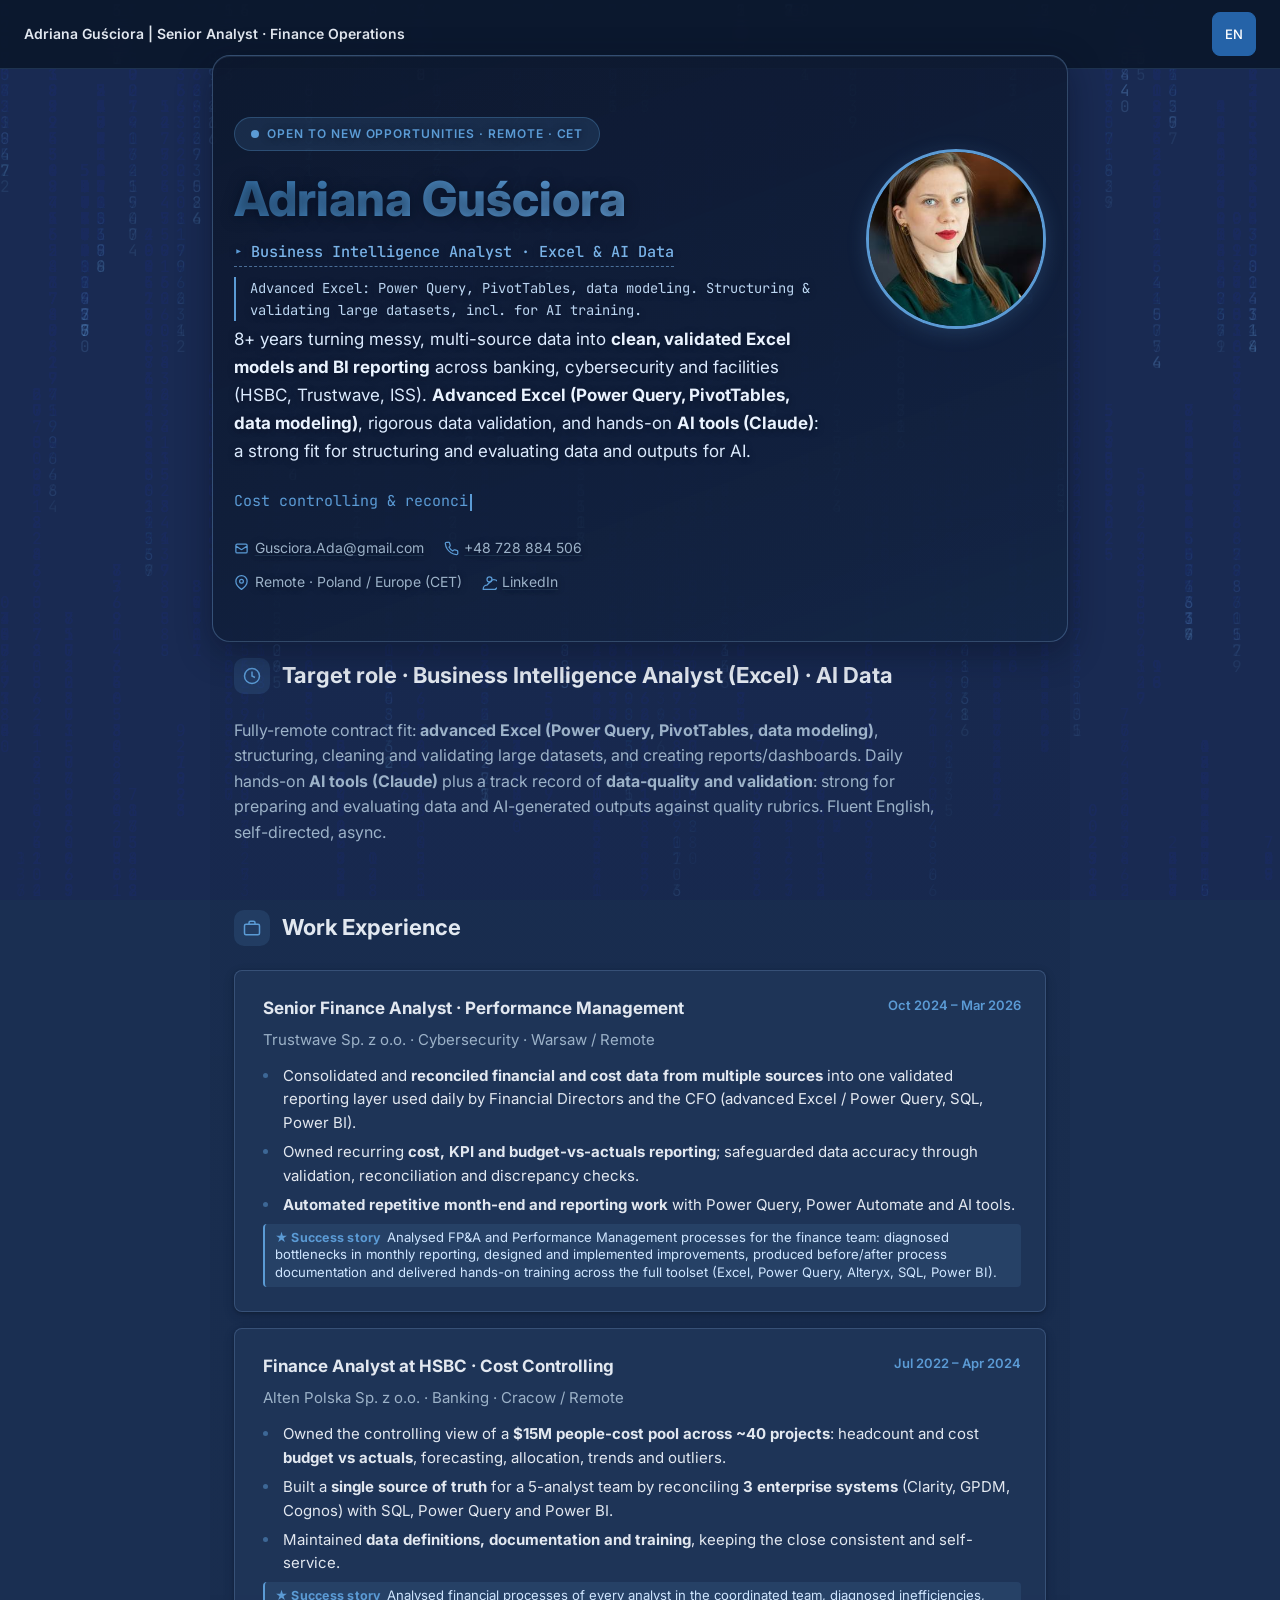
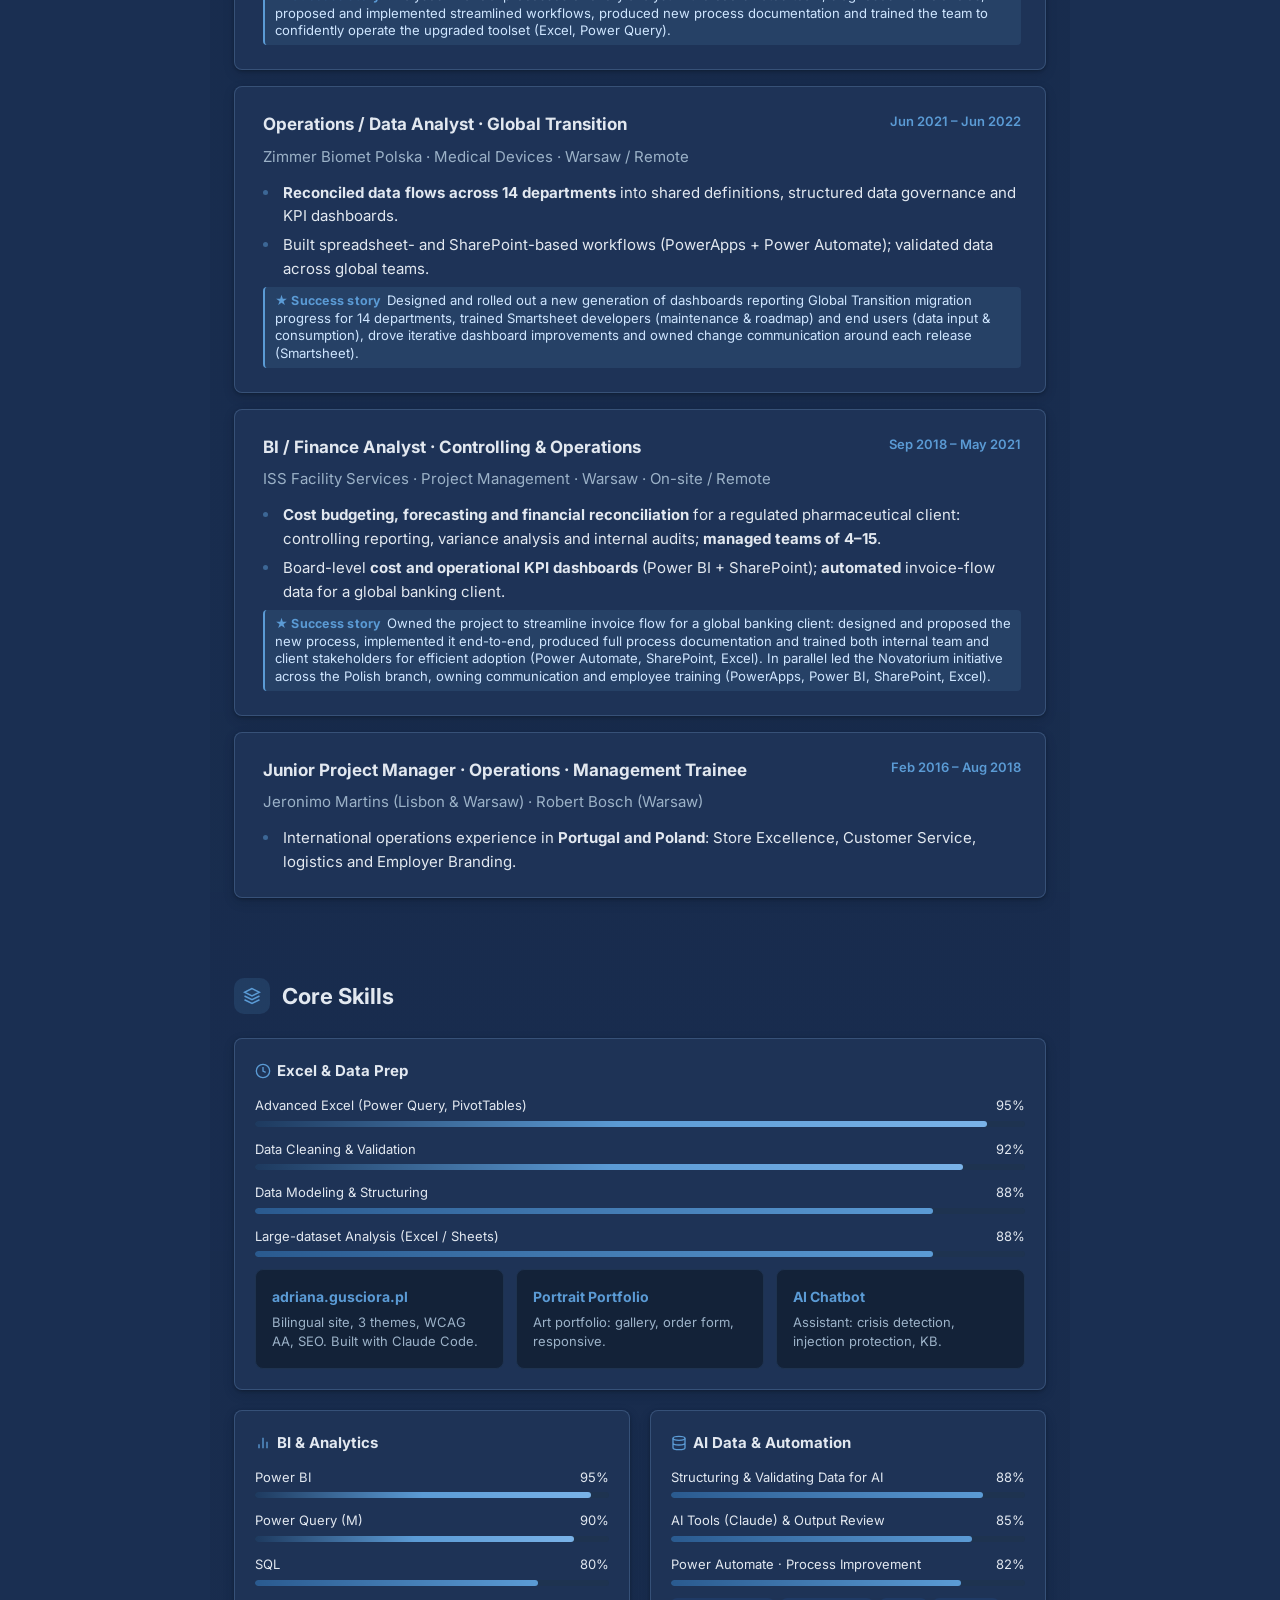
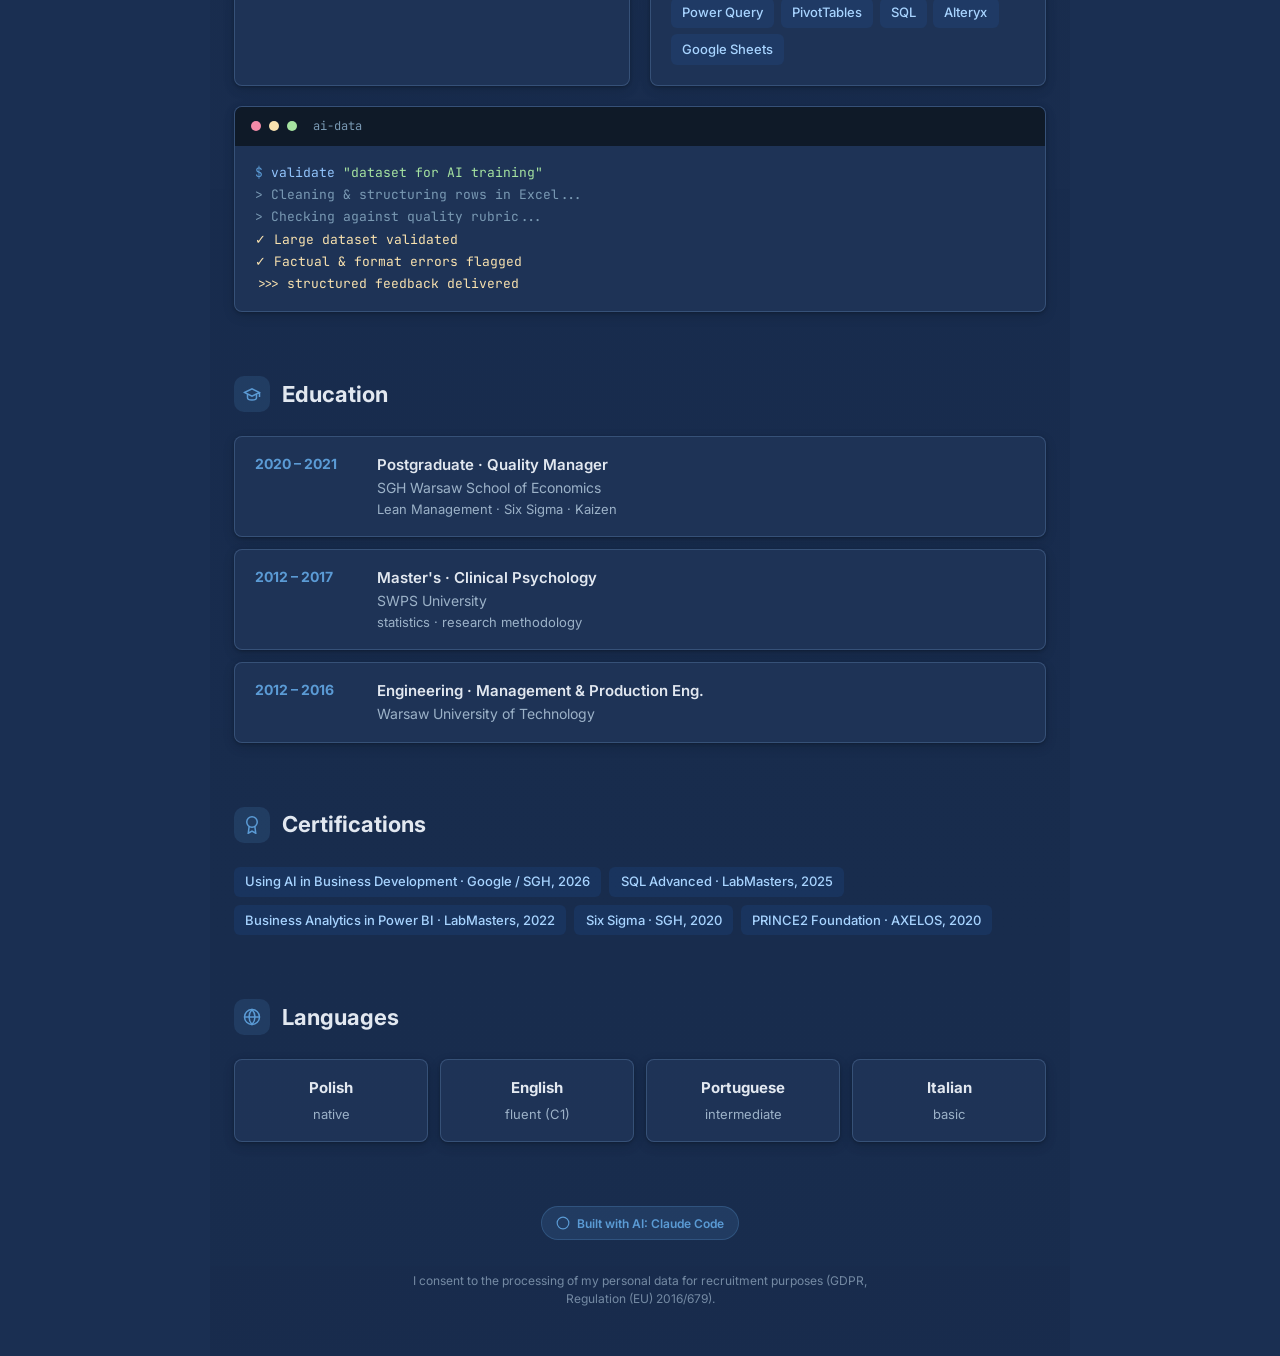
<file: cv/crossing_hurdles_web_preview.html>
<!DOCTYPE html>
<html lang="en">
<head>
<meta charset="UTF-8">
<meta name="viewport" content="width=device-width, initial-scale=1.0">
<meta name="robots" content="noindex, nofollow">
<title>CV — Adriana Guściora · Senior Analyst, Finance Operations</title>
<link rel="preconnect" href="https://fonts.googleapis.com">
<link rel="preconnect" href="https://fonts.gstatic.com" crossorigin>
<link href="https://fonts.googleapis.com/css2?family=Inter:wght@400;500;600;700;800&family=JetBrains+Mono:wght@400;500&display=swap" rel="stylesheet">
<style>/* ===========================================
   CV Analityk — professional blue/navy design
   Dark/light mode, PL/EN toggle
   Clean, refined, with flower background
   =========================================== */

/* --- Color System (Blue / Navy) --- */
.cv-analyst {
  --ca-bg: #f8fafb;
  --ca-bg-alt: #eef1f5;
  --ca-surface: #ffffff;
  --ca-text: #1a2332;
  --ca-text-muted: #4a5a6a;
  --ca-accent: #1e56a0;
  --ca-accent-light: #2a6fc8;
  --ca-accent-hover: #174283;
  --ca-accent-glow: rgba(30, 86, 160, 0.10);
  --ca-gradient: linear-gradient(135deg, #0d2137, #1e56a0, #2a6fc8);
  --ca-border: #dce3eb;
  --ca-tag-bg: #eaf1fb;
  --ca-tag-text: #1e40af;
  --ca-card-shadow: 0 1px 3px rgba(0,0,0,0.05), 0 4px 12px rgba(0,0,0,0.03);
  --ca-font: 'Inter', -apple-system, BlinkMacSystemFont, 'Segoe UI', sans-serif;
  --ca-font-mono: 'JetBrains Mono', 'Fira Code', 'Cascadia Code', monospace;

  font-family: var(--ca-font);
  background: var(--ca-bg);
  color: var(--ca-text);
  min-height: 100vh;
  line-height: 1.6;
  position: relative;
  transition: background 0.3s ease, color 0.3s ease;
}

/* --- Dark mode --- */
.cv-analyst[data-mode="dark"] {
  --ca-bg: #0a1628;
  --ca-bg-alt: #0f1d32;
  --ca-surface: #132238;
  --ca-text: #e2e8f0;
  --ca-text-muted: #9cb2c8;
  --ca-accent: #5b9bd5;
  --ca-accent-light: #7ab3e8;
  --ca-accent-hover: #93c5fd;
  --ca-accent-glow: rgba(91, 155, 213, 0.15);
  --ca-gradient: linear-gradient(135deg, #3a7ab2, #5b9bd5, #7ab3e8);
  --ca-border: #1e3350;
  --ca-tag-bg: rgba(30, 86, 160, 0.20);
  --ca-tag-text: #a8d4ff;
  --ca-card-shadow: 0 1px 3px rgba(0,0,0,0.25), 0 4px 12px rgba(0,0,0,0.15);
}

/* --- Reset --- */
*, *::before, *::after {
  box-sizing: border-box;
  margin: 0;
  padding: 0;
}

html {
  scroll-behavior: smooth;
}

@media (prefers-reduced-motion: reduce) {
  html { scroll-behavior: auto; }
}

body {
  margin: 0;
  padding: 0;
}

/* --- Binary rain background (Matrix-style) --- */
.cv-analyst__binary-rain {
  position: fixed;
  top: 0;
  left: 0;
  width: 100%;
  height: 100%;
  pointer-events: none;
  z-index: 0;
}

/* --- Top bar --- */
.cv-analyst__topbar {
  position: sticky;
  top: 0;
  z-index: 100;
  display: flex;
  justify-content: flex-end;
  align-items: center;
  gap: 0.5rem;
  padding: 0.75rem 1.5rem;
  background: rgba(248, 250, 251, 0.85);
  backdrop-filter: blur(12px);
  -webkit-backdrop-filter: blur(12px);
  border-bottom: 1px solid var(--ca-border);
}

.cv-analyst[data-mode="dark"] .cv-analyst__topbar {
  background: rgba(10, 22, 40, 0.85);
}

.cv-analyst__toggle-btn {
  display: inline-flex;
  align-items: center;
  justify-content: center;
  gap: 0.4rem;
  padding: 0.4rem 0.75rem;
  min-height: 44px;
  min-width: 44px;
  font-size: 0.8125rem;
  font-family: var(--ca-font);
  font-weight: 500;
  background: var(--ca-surface);
  color: var(--ca-text-muted);
  border: 1px solid var(--ca-border);
  border-radius: 8px;
  cursor: pointer;
  transition: color 0.2s, border-color 0.2s, background-color 0.2s;
}

.cv-analyst__toggle-btn:hover {
  color: var(--ca-accent);
  border-color: var(--ca-accent);
}

.cv-analyst__toggle-btn svg {
  width: 16px;
  height: 16px;
}

.cv-analyst__toggle-btn--active {
  background: var(--ca-accent);
  color: #fff;
  border-color: var(--ca-accent);
}

.cv-analyst__toggle-btn--active:hover {
  color: #fff;
  background: var(--ca-accent-hover);
}

.cv-analyst[data-mode="dark"] .cv-analyst__toggle-btn--active {
  background: #2563a8;
  border-color: #2563a8;
}

.cv-analyst[data-mode="dark"] .cv-analyst__toggle-btn--active:hover {
  background: #1e56a0;
}

/* --- Top bar title --- */
.cv-analyst__topbar-title {
  font-size: 0.875rem;
  font-weight: 600;
  color: var(--ca-text);
  white-space: nowrap;
  overflow: hidden;
  text-overflow: ellipsis;
}

.cv-analyst__topbar-spacer {
  flex: 1;
}

/* --- Top bar divider --- */
.cv-analyst__topbar-divider {
  width: 1px;
  height: 20px;
  background: var(--ca-border);
  margin: 0 0.25rem;
}

/* --- Layout container --- */
.cv-analyst__container {
  position: relative;
  z-index: 1;
  max-width: 860px;
  margin: 0 auto;
  padding: 0 1.5rem;
}

/* --- Hero --- */
.cv-analyst__hero {
  padding: 3rem 0 2rem;
  display: flex;
  align-items: center;
  gap: 2.5rem;
}

.cv-analyst__hero-content {
  flex: 1;
  min-width: 0;
}

.cv-analyst__hero-badge {
  display: inline-flex;
  align-items: center;
  gap: 0.5rem;
  padding: 0.4rem 1rem;
  font-size: 0.75rem;
  font-weight: 600;
  text-transform: uppercase;
  letter-spacing: 0.08em;
  background: var(--ca-accent-glow);
  color: var(--ca-accent);
  border: 1px solid rgba(30, 86, 160, 0.25);
  border-radius: 20px;
  margin-bottom: 1.25rem;
}

.cv-analyst[data-mode="dark"] .cv-analyst__hero-badge {
  border-color: rgba(91, 155, 213, 0.3);
}

.cv-analyst__hero-badge .pulse {
  width: 8px;
  height: 8px;
  background: var(--ca-accent);
  border-radius: 50%;
  animation: pulse 2s ease-in-out infinite;
}

@keyframes pulse {
  0%, 100% { opacity: 1; transform: scale(1); }
  50% { opacity: 0.5; transform: scale(1.3); }
}

.cv-analyst__name {
  font-size: clamp(2.25rem, 5vw, 3rem);
  font-weight: 800;
  color: var(--ca-accent);
  background: var(--ca-gradient);
  -webkit-background-clip: text;
  -webkit-text-fill-color: transparent;
  background-clip: text;
  margin-bottom: 0.5rem;
  line-height: 1.15;
}

.cv-analyst__tagline {
  font-size: 1.0625rem;
  color: var(--ca-text-muted);
  max-width: 600px;
  margin: 0 0 1.5rem;
  line-height: 1.65;
}

/* --- Typing animation --- */
.cv-analyst__typing {
  font-family: var(--ca-font-mono);
  font-size: 0.9375rem;
  color: var(--ca-accent);
  min-height: 1.5em;
}

.cv-analyst__typing .cursor {
  display: inline-block;
  width: 2px;
  height: 1.1em;
  background: var(--ca-accent);
  margin-left: 2px;
  vertical-align: text-bottom;
  animation: blink 0.8s step-end infinite;
}

@keyframes blink {
  50% { opacity: 0; }
}

/* --- Contact row --- */
.cv-analyst__contact {
  display: flex;
  flex-wrap: wrap;
  gap: 0.75rem 1.25rem;
  margin-top: 1.5rem;
  font-size: 0.875rem;
}

.cv-analyst__contact-item {
  display: inline-flex;
  align-items: center;
  gap: 0.35rem;
  color: var(--ca-text-muted);
}

.cv-analyst__contact-item svg {
  width: 15px;
  height: 15px;
  color: var(--ca-accent);
  flex-shrink: 0;
}

.cv-analyst__contact-item a {
  color: var(--ca-text-muted);
  text-decoration: underline;
  text-underline-offset: 2px;
  text-decoration-color: var(--ca-border);
  transition: color 0.2s, text-decoration-color 0.2s;
}

.cv-analyst__contact-item a:hover {
  color: var(--ca-accent);
  text-decoration-color: var(--ca-accent);
}

/* --- Sections --- */
.cv-analyst__section {
  padding: 2rem 0;
}

.cv-analyst__section-header {
  display: flex;
  align-items: center;
  gap: 0.75rem;
  margin-bottom: 1.5rem;
}

.cv-analyst__section-icon {
  width: 36px;
  height: 36px;
  display: flex;
  align-items: center;
  justify-content: center;
  background: var(--ca-accent-glow);
  color: var(--ca-accent);
  border-radius: 10px;
  flex-shrink: 0;
}

.cv-analyst__section-icon svg {
  width: 18px;
  height: 18px;
}

.cv-analyst__section-title {
  font-size: 1.375rem;
  font-weight: 700;
  color: var(--ca-text);
  margin: 0;
  line-height: 1.3;
}

/* --- Experience cards --- */
.cv-analyst__exp-card {
  background: var(--ca-surface);
  border: 1px solid var(--ca-border);
  border-left: 3px solid var(--ca-accent);
  border-radius: 8px;
  padding: 1.5rem 1.5rem 1.5rem 1.75rem;
  margin-bottom: 1rem;
  box-shadow: var(--ca-card-shadow);
}

.cv-analyst__exp-header {
  display: flex;
  justify-content: space-between;
  align-items: flex-start;
  flex-wrap: wrap;
  gap: 0.5rem;
  margin-bottom: 0.4rem;
}

.cv-analyst__exp-role {
  font-size: 1.0625rem;
  font-weight: 700;
  color: var(--ca-text);
  margin: 0;
}

.cv-analyst__exp-period {
  font-size: 0.8125rem;
  color: var(--ca-accent);
  font-weight: 600;
  white-space: nowrap;
}

.cv-analyst__exp-company {
  font-size: 0.9375rem;
  color: var(--ca-text-muted);
  margin-bottom: 0.75rem;
}

.cv-analyst__exp-bullets {
  list-style: none;
  padding: 0;
  margin: 0;
  display: flex;
  flex-direction: column;
  gap: 0.4rem;
}

.cv-analyst__exp-bullets li {
  font-size: 0.9375rem;
  color: var(--ca-text);
  padding-left: 1.25rem;
  position: relative;
  line-height: 1.55;
}

.cv-analyst__exp-bullets li::before {
  content: '';
  position: absolute;
  left: 0;
  top: 0.6em;
  width: 5px;
  height: 5px;
  border-radius: 50%;
  background: var(--ca-accent);
  opacity: 0.5;
}

/* --- Skills --- */
.cv-analyst__skills-grid {
  display: grid;
  grid-template-columns: 1fr;
  gap: 1.25rem;
}

@media (min-width: 640px) {
  .cv-analyst__skills-grid {
    grid-template-columns: 1fr 1fr;
  }
}

.cv-analyst__skill-group {
  background: var(--ca-surface);
  border: 1px solid var(--ca-border);
  border-radius: 8px;
  padding: 1.25rem;
  box-shadow: var(--ca-card-shadow);
}

.cv-analyst__skill-group--ai {
  border-color: rgba(30, 86, 160, 0.35);
  background: rgba(234, 241, 251, 0.5);
  grid-column: 1 / -1;
  border-left: 3px solid var(--ca-accent);
}

.cv-analyst[data-mode="dark"] .cv-analyst__skill-group--ai {
  border-color: rgba(91, 155, 213, 0.35);
  background: rgba(30, 86, 160, 0.08);
}

.cv-analyst__skill-group h3 {
  font-size: 0.9375rem;
  font-weight: 700;
  color: var(--ca-text);
  margin: 0 0 0.75rem;
  display: flex;
  align-items: center;
  gap: 0.4rem;
}

.cv-analyst__skill-group h3 svg {
  width: 16px;
  height: 16px;
  color: var(--ca-accent);
}

/* --- Skill bars --- */
.cv-analyst__skill-bar {
  margin-bottom: 0.75rem;
}

.cv-analyst__skill-bar:last-of-type {
  margin-bottom: 0;
}

.cv-analyst__skill-label {
  display: flex;
  justify-content: space-between;
  font-size: 0.8125rem;
  margin-bottom: 0.3rem;
  color: var(--ca-text);
}

.cv-analyst__skill-track {
  height: 6px;
  background: #d5dde5;
  border-radius: 3px;
  overflow: hidden;
}

.cv-analyst[data-mode="dark"] .cv-analyst__skill-track {
  background: #1e3350;
}

/* Skill levels: expert (90+), advanced (80-89), proficient (70-79) */
.cv-analyst__skill-fill {
  height: 100%;
  border-radius: 3px;
  width: 0;
  background: var(--ca-gradient);
}

.cv-analyst__skill-fill[data-level="expert"] {
  background: linear-gradient(90deg, #0d2137, #1e56a0, #2a6fc8);
  transition: width 1.4s cubic-bezier(0.22, 1, 0.36, 1);
}

.cv-analyst__skill-fill[data-level="advanced"] {
  background: linear-gradient(90deg, #1e56a0, #3b82c8);
  transition: width 1.0s cubic-bezier(0.34, 1.56, 0.64, 1);
}

.cv-analyst__skill-fill[data-level="proficient"] {
  background: linear-gradient(90deg, #3b6fa0, #6ba3d6);
  transition: width 0.8s cubic-bezier(0.45, 0, 0.55, 1);
}

.cv-analyst[data-mode="dark"] .cv-analyst__skill-fill[data-level="expert"] {
  background: linear-gradient(90deg, #1e3a5f, #5b9bd5, #7ab3e8);
}

.cv-analyst[data-mode="dark"] .cv-analyst__skill-fill[data-level="advanced"] {
  background: linear-gradient(90deg, #2a5a8f, #5b9bd5);
}

.cv-analyst[data-mode="dark"] .cv-analyst__skill-fill[data-level="proficient"] {
  background: linear-gradient(90deg, #3a6a8f, #7ab3d5);
}

/* --- Tags --- */
.cv-analyst__tags {
  display: flex;
  flex-wrap: wrap;
  gap: 0.4rem;
}

.cv-analyst__tag {
  font-size: 0.8125rem;
  padding: 0.3rem 0.7rem;
  background: var(--ca-tag-bg);
  color: var(--ca-tag-text);
  border-radius: 6px;
  font-weight: 500;
}

.cv-analyst__tags--spaced {
  margin-top: 0.75rem;
}

.cv-analyst__tags--certs {
  gap: 0.5rem;
}

.cv-analyst__tag--link {
  text-decoration: none;
  cursor: pointer;
  transition: opacity 0.2s, transform 0.2s;
}

.cv-analyst__tag--link:hover {
  opacity: 0.85;
  transform: translateY(-1px);
}

.cv-analyst__cert-link {
  display: inline-flex;
  align-items: center;
  gap: 0.25rem;
  margin-top: 0.35rem;
  font-size: 0.75rem;
  color: var(--ca-accent);
  text-decoration: none;
  opacity: 0.8;
  transition: opacity 0.2s;
}

.cv-analyst__cert-link:hover {
  opacity: 1;
  text-decoration: underline;
}

.cv-analyst__cert-link svg {
  width: 12px;
  height: 12px;
}

button.cv-analyst__cert-link {
  background: none;
  border: none;
  cursor: pointer;
  padding: 0;
}

.cv-analyst__lang-cert {
  font-size: 0.8125rem;
  color: var(--ca-accent);
  background: none;
  border: none;
  padding: 0;
  cursor: pointer;
  font-family: inherit;
  margin-left: 0.25rem;
}

.cv-analyst__lang-cert:hover {
  text-decoration: underline;
}

button.cv-analyst__tag--link {
  border: none;
  cursor: pointer;
  font-family: inherit;
}

/* Clickable AI project tiles */
.cv-analyst__ai-project--link {
  text-decoration: none;
  color: inherit;
  transition: transform 0.2s, box-shadow 0.2s;
}

.cv-analyst__ai-project--link:hover {
  transform: translateY(-2px);
  box-shadow: 0 4px 12px rgba(0, 0, 0, 0.15);
}

/* --- Lightbox (cert gallery) --- */
.cv-cert-lightbox {
  position: fixed;
  inset: 0;
  z-index: 9999;
  display: flex;
  align-items: center;
  justify-content: center;
}

.cv-cert-lightbox[hidden] {
  display: none;
}

.cv-cert-lightbox__overlay {
  position: absolute;
  inset: 0;
  background: rgba(0, 0, 0, 0.88);
}

.cv-cert-lightbox__content {
  position: relative;
  display: flex;
  align-items: center;
  justify-content: center;
}

.cv-cert-lightbox__img {
  max-width: 90vw;
  max-height: 85vh;
  object-fit: contain;
  border-radius: 4px;
  box-shadow: 0 4px 32px rgba(0, 0, 0, 0.5);
}

.cv-cert-lightbox__pdf {
  width: 80vw;
  height: 85vh;
  border: none;
  border-radius: 4px;
  box-shadow: 0 4px 32px rgba(0, 0, 0, 0.5);
  background: #fff;
}

.cv-cert-lightbox__close,
.cv-cert-lightbox__prev,
.cv-cert-lightbox__next {
  position: absolute;
  background: rgba(255, 255, 255, 0.12);
  color: #fff;
  border: none;
  cursor: pointer;
  border-radius: 50%;
  display: flex;
  align-items: center;
  justify-content: center;
  transition: background 0.2s;
  z-index: 1;
}

.cv-cert-lightbox__close:hover,
.cv-cert-lightbox__prev:hover,
.cv-cert-lightbox__next:hover {
  background: rgba(255, 255, 255, 0.25);
}

.cv-cert-lightbox__close {
  top: 1rem;
  right: 1rem;
  width: 40px;
  height: 40px;
  font-size: 1.5rem;
  line-height: 1;
}

.cv-cert-lightbox__prev,
.cv-cert-lightbox__next {
  top: 50%;
  transform: translateY(-50%);
  width: 44px;
  height: 44px;
  font-size: 1.75rem;
  line-height: 1;
}

.cv-cert-lightbox__prev { left: 1rem; }
.cv-cert-lightbox__next { right: 1rem; }

.cv-cert-lightbox__counter {
  position: absolute;
  bottom: 1rem;
  left: 50%;
  transform: translateX(-50%);
  color: rgba(255, 255, 255, 0.7);
  font-size: 0.875rem;
}

.cv-analyst__tag--ai {
  background: var(--ca-accent-glow);
  color: var(--ca-accent);
  border: 1px solid rgba(30, 86, 160, 0.2);
}

.cv-analyst[data-mode="dark"] .cv-analyst__tag--ai {
  border-color: rgba(91, 155, 213, 0.25);
}

/* --- Terminal snippet --- */
.cv-analyst__terminal {
  background: #1a2332;
  border-radius: 8px;
  overflow: hidden;
  margin-top: 1.25rem;
  box-shadow: var(--ca-card-shadow);
  font-family: var(--ca-font-mono);
  font-size: 0.8125rem;
  line-height: 1.7;
}

.cv-analyst__terminal-header {
  display: flex;
  align-items: center;
  gap: 0.5rem;
  padding: 0.6rem 1rem;
  background: #0f1a28;
}

.cv-analyst__terminal-dot {
  width: 10px;
  height: 10px;
  border-radius: 50%;
}

.cv-analyst__terminal-dot--red { background: #f38ba8; }
.cv-analyst__terminal-dot--yellow { background: #f9e2af; }
.cv-analyst__terminal-dot--green { background: #a6e3a1; }

.cv-analyst__terminal-title {
  font-size: 0.75rem;
  color: #7a9ab4;
  margin-left: 0.5rem;
}

.cv-analyst__terminal-body {
  padding: 1rem 1.25rem;
  color: #c8d6e0;
  overflow-x: auto;
}

.cv-analyst__terminal-body .prompt { color: #5b9bd5; }
.cv-analyst__terminal-body .comment { color: #7a9ab4; }
.cv-analyst__terminal-body .keyword { color: #7ab3e8; }
.cv-analyst__terminal-body .string { color: #a6e3a1; }
.cv-analyst__terminal-body .function { color: #93c5fd; }
.cv-analyst__terminal-body .output { color: #f9e2af; }

/* --- AI project cards --- */
.cv-analyst__ai-projects {
  display: grid;
  grid-template-columns: 1fr;
  gap: 0.75rem;
  margin-top: 0.75rem;
}

@media (min-width: 640px) and (max-width: 767px) {
  .cv-analyst__ai-projects {
    grid-template-columns: 1fr 1fr;
  }
}

@media (min-width: 768px) {
  .cv-analyst__ai-projects {
    grid-template-columns: 1fr 1fr 1fr;
  }
}

.cv-analyst__ai-project {
  padding: 1rem;
  background: var(--ca-surface);
  border: 1px solid var(--ca-border);
  border-radius: 8px;
  text-align: left;
}

.cv-analyst__ai-project-name {
  font-size: 0.875rem;
  font-weight: 700;
  color: var(--ca-accent);
  margin: 0 0 0.25rem;
}

.cv-analyst__ai-project-desc {
  font-size: 0.8125rem;
  color: var(--ca-text-muted);
  line-height: 1.5;
  margin: 0;
}

/* --- Education --- */
.cv-analyst__edu-list {
  display: flex;
  flex-direction: column;
  gap: 0.75rem;
}

.cv-analyst__edu-item {
  display: grid;
  grid-template-columns: 110px 1fr;
  gap: 0.75rem;
  padding: 1rem 1.25rem;
  background: var(--ca-surface);
  border: 1px solid var(--ca-border);
  border-left: 3px solid var(--ca-accent);
  border-radius: 8px;
  box-shadow: var(--ca-card-shadow);
}

.cv-analyst__edu-year {
  font-size: 0.875rem;
  font-weight: 700;
  color: var(--ca-accent);
}

.cv-analyst__edu-title {
  font-size: 0.9375rem;
  font-weight: 600;
  color: var(--ca-text);
  margin: 0;
}

.cv-analyst__edu-school {
  font-size: 0.875rem;
  color: var(--ca-text-muted);
  margin: 0;
}

.cv-analyst__edu-desc {
  font-size: 0.8125rem;
  color: var(--ca-text-muted);
  margin: 0;
}

/* --- Languages --- */
.cv-analyst__lang-grid {
  display: grid;
  grid-template-columns: repeat(auto-fill, minmax(180px, 1fr));
  gap: 0.75rem;
}

.cv-analyst__lang-card {
  background: var(--ca-surface);
  border: 1px solid var(--ca-border);
  border-radius: 8px;
  padding: 1rem;
  text-align: center;
  box-shadow: var(--ca-card-shadow);
}

.cv-analyst__lang-name {
  font-weight: 700;
  color: var(--ca-text);
  font-size: 0.9375rem;
}

.cv-analyst__lang-level {
  font-size: 0.8125rem;
  color: var(--ca-text-muted);
  margin-top: 0.25rem;
}

/* --- Photo --- */
.cv-analyst__photo {
  width: 180px;
  height: 180px;
  border-radius: 50%;
  object-fit: cover;
  border: 3px solid var(--ca-accent);
  box-shadow: 0 4px 20px rgba(30, 86, 160, 0.15);
  flex-shrink: 0;
  align-self: flex-start;
  margin-top: 2rem;
}

.cv-analyst[data-mode="dark"] .cv-analyst__photo {
  box-shadow: 0 4px 20px rgba(91, 155, 213, 0.2);
}

/* --- Footer --- */
.cv-analyst__footer {
  text-align: center;
  padding: 2rem 0 3rem;
  font-size: 0.8125rem;
  color: var(--ca-text-muted);
}

.cv-analyst__gdpr {
  margin-top: 1.25rem;
  font-size: 0.75rem;
  color: var(--ca-text-muted);
  opacity: 0.7;
  max-width: 500px;
  margin-left: auto;
  margin-right: auto;
  line-height: 1.5;
}

.cv-analyst__ai-badge {
  display: inline-flex;
  align-items: center;
  gap: 0.4rem;
  padding: 0.4rem 0.9rem;
  font-size: 0.75rem;
  font-weight: 600;
  background: var(--ca-accent-glow);
  color: var(--ca-accent);
  border: 1px solid rgba(30, 86, 160, 0.2);
  border-radius: 20px;
  margin-bottom: 0.75rem;
}

.cv-analyst[data-mode="dark"] .cv-analyst__ai-badge {
  border-color: rgba(91, 155, 213, 0.25);
}

.cv-analyst__ai-badge svg {
  width: 14px;
  height: 14px;
}

/* --- Print button --- */
.cv-analyst__print-btn {
  display: inline-flex;
  align-items: center;
  gap: 0.5rem;
  padding: 0.5rem 1rem;
  min-height: 44px;
  font-size: 0.8125rem;
  font-family: var(--ca-font);
  font-weight: 500;
  background: var(--ca-surface);
  color: var(--ca-text-muted);
  border: 1px solid var(--ca-border);
  border-radius: 8px;
  cursor: pointer;
  transition: color 0.2s, border-color 0.2s;
  margin-top: 1rem;
}

.cv-analyst__print-btn:hover {
  color: var(--ca-accent);
  border-color: var(--ca-accent);
}

.cv-analyst__print-btn svg {
  width: 15px;
  height: 15px;
}

/* --- Skip link --- */
.cv-analyst__skip-link {
  position: absolute;
  left: -9999px;
  top: 0;
  z-index: 200;
  padding: 0.5rem 1rem;
  background: var(--ca-accent);
  color: #fff;
  font-size: 0.875rem;
  font-weight: 600;
  text-decoration: none;
  border-radius: 0 0 8px 0;
}

.cv-analyst__skip-link:focus {
  left: 0;
  top: 0;
}

/* --- Focus styles (WCAG) --- */
a:focus-visible,
button:focus-visible {
  outline: 3px solid var(--ca-accent);
  outline-offset: 2px;
}

/* --- Reduced motion --- */
@media (prefers-reduced-motion: reduce) {
  .cv-analyst__hero-badge .pulse { animation: none; }
  .cv-analyst__typing .cursor { animation: none; }
  .cv-analyst__skill-fill,
  .cv-analyst__skill-fill[data-level="expert"],
  .cv-analyst__skill-fill[data-level="advanced"],
  .cv-analyst__skill-fill[data-level="proficient"] {
    transition: none;
  }
  .cv-analyst__binary-rain { display: none; }
}

/* --- Responsive --- */
@media (max-width: 640px) {
  .cv-analyst__hero {
    flex-direction: column-reverse;
    text-align: center;
    gap: 1.25rem;
  }

  .cv-analyst__hero-content {
    display: flex;
    flex-direction: column;
    align-items: center;
  }

  .cv-analyst__contact {
    justify-content: center;
  }

  .cv-analyst__edu-item {
    grid-template-columns: 1fr;
    gap: 0.25rem;
  }

  .cv-analyst__topbar {
    padding: 0.5rem 1rem;
    flex-wrap: wrap;
    justify-content: center;
  }

  .cv-analyst__topbar-title,
  .cv-analyst__topbar-spacer {
    display: none;
  }

  .cv-analyst__exp-header {
    flex-direction: column;
  }

  .cv-analyst__container {
    padding: 0 1rem;
  }

  .cv-analyst__exp-card {
    padding: 1rem 1rem 1rem 1.25rem;
  }
}

/* =============================================
   PRINT — Professional CV layout for PDF/paper
   Editorial minimal: navy accents, tight grid,
   optimized for A4 (2 pages max)
   ============================================= */

@page {
  size: A4;
  margin: 1.2cm 1.5cm;
}

@media print {

  /* --- Reset to clean white --- */
  .cv-analyst {
    --ca-bg: #fff;
    --ca-surface: #fff;
    --ca-text: #1a1a1a;
    --ca-text-muted: #4a4a4a;
    --ca-border: #d0d5dd;
    --ca-accent: #1e3a6e;
    --ca-tag-bg: #eef2f7;
    --ca-tag-text: #1e3a6e;
    --ca-card-shadow: none;
    background: #fff;
    font-size: 9.5pt;
    line-height: 1.45;
  }

  /* --- Hide web-only elements --- */
  .cv-analyst__topbar,
  .cv-analyst__binary-rain,
  .cv-analyst__print-btn,
  .cv-analyst__ai-badge,
  .cv-analyst__typing,
  .cv-analyst__skip-link,
  .cv-analyst__terminal,
  .cv-analyst__hero-badge {
    display: none !important;
  }

  /* --- Container: full width for print --- */
  .cv-analyst__container {
    max-width: 100%;
    padding: 0;
  }

  /* ==========================================
     HERO — Compact header with accent bar
     ========================================== */
  .cv-analyst__hero {
    padding: 0 0 0.6cm;
    text-align: left;
    display: grid;
    grid-template-columns: 72pt 1fr;
    grid-template-rows: auto auto auto;
    gap: 0 0.5cm;
    align-items: start;
    border-bottom: 2.5pt solid #1e3a6e;
    margin-bottom: 0.4cm;
  }

  .cv-analyst__photo {
    grid-row: 1 / 4;
    width: 72pt;
    height: 72pt;
    border: 2pt solid #1e3a6e;
    box-shadow: none;
    margin: 0;
  }

  .cv-analyst__name {
    font-size: 18pt;
    font-weight: 800;
    -webkit-text-fill-color: #1e3a6e;
    color: #1e3a6e;
    margin: 0;
    line-height: 1.2;
    padding-top: 0.1cm;
  }

  .cv-analyst__tagline {
    font-size: 9pt;
    color: #4a4a4a;
    margin: 0.1cm 0 0;
    line-height: 1.4;
    max-width: none;
  }

  .cv-analyst__contact {
    margin-top: 0.15cm;
    gap: 0.3cm;
    justify-content: flex-start;
    font-size: 8.5pt;
  }

  .cv-analyst__contact-item svg {
    width: 10pt;
    height: 10pt;
    color: #1e3a6e;
  }

  .cv-analyst__contact-item a {
    text-decoration: none;
    color: #1a1a1a;
  }

  .cv-analyst__contact-item a::after {
    content: none;
  }

  /* ==========================================
     SECTIONS — Tight spacing
     ========================================== */
  .cv-analyst__section {
    padding: 0.25cm 0;
  }

  .cv-analyst__section-header {
    margin-bottom: 0.3cm;
    gap: 0.3cm;
    break-after: avoid;
    border-bottom: 0.75pt solid #d0d5dd;
    padding-bottom: 0.15cm;
  }

  .cv-analyst__section-icon {
    width: 20pt;
    height: 20pt;
    background: none;
    border-radius: 0;
  }

  .cv-analyst__section-icon svg {
    width: 14pt;
    height: 14pt;
    color: #1e3a6e;
  }

  .cv-analyst__section-title {
    font-size: 12pt;
    font-weight: 700;
    color: #1e3a6e;
    text-transform: uppercase;
    letter-spacing: 0.04em;
  }

  /* ==========================================
     EXPERIENCE — Dense cards
     ========================================== */
  .cv-analyst__exp-card {
    break-inside: avoid;
    box-shadow: none;
    border: none;
    border-left: 2pt solid #1e3a6e;
    border-radius: 0;
    padding: 0.2cm 0 0.2cm 0.4cm;
    margin-bottom: 0.25cm;
    background: none;
  }

  .cv-analyst__exp-header {
    margin-bottom: 0.05cm;
    gap: 0.2cm;
  }

  .cv-analyst__exp-role {
    font-size: 10pt;
    font-weight: 700;
    color: #1a1a1a;
  }

  .cv-analyst__exp-period {
    font-size: 8.5pt;
    font-weight: 600;
    color: #1e3a6e;
  }

  .cv-analyst__exp-company {
    font-size: 8.5pt;
    color: #4a4a4a;
    margin-bottom: 0.1cm;
  }

  .cv-analyst__exp-bullets {
    gap: 0.05cm;
  }

  .cv-analyst__exp-bullets li {
    font-size: 8.5pt;
    line-height: 1.4;
    padding-left: 0.35cm;
  }

  .cv-analyst__exp-bullets li::before {
    width: 3pt;
    height: 3pt;
    top: 0.55em;
    background: #1e3a6e;
    opacity: 0.6;
  }

  /* ==========================================
     SKILLS — Compact 2-column grid
     ========================================== */
  .cv-analyst__skills-grid {
    grid-template-columns: 1fr 1fr;
    gap: 0.3cm;
  }

  .cv-analyst__skill-group {
    break-inside: avoid;
    box-shadow: none;
    border: none;
    border-left: 2pt solid #1e3a6e;
    border-radius: 0;
    padding: 0.15cm 0 0.15cm 0.3cm;
    background: none;
  }

  .cv-analyst__skill-group--ai {
    grid-column: 1 / -1;
    border-left: 2pt solid #1e3a6e;
    background: none;
    border-top: none;
    border-right: none;
    border-bottom: none;
  }

  .cv-analyst__skill-group h3 {
    font-size: 9pt;
    font-weight: 700;
    margin-bottom: 0.15cm;
    color: #1e3a6e;
  }

  .cv-analyst__skill-group h3 svg {
    width: 11pt;
    height: 11pt;
  }

  /* --- Skill bars — compact for print --- */
  .cv-analyst__skill-bar {
    margin-bottom: 0.1cm;
  }

  .cv-analyst__skill-label {
    font-size: 8pt;
    margin-bottom: 0.03cm;
  }

  .cv-analyst__skill-track {
    height: 4pt;
    background: #e5e7eb;
    border-radius: 2pt;
  }

  .cv-analyst__skill-fill {
    border-radius: 2pt;
    transition: none;
    background: #1e3a6e !important;
  }

  .cv-analyst__skill-fill[data-width="95"] { width: 95% !important; }
  .cv-analyst__skill-fill[data-width="90"] { width: 90% !important; }
  .cv-analyst__skill-fill[data-width="85"] { width: 85% !important; }
  .cv-analyst__skill-fill[data-width="80"] { width: 80% !important; }
  .cv-analyst__skill-fill[data-width="75"] { width: 75% !important; }

  /* --- AI projects — inline in print --- */
  .cv-analyst__ai-projects {
    grid-template-columns: 1fr 1fr 1fr;
    gap: 0.2cm;
    margin-top: 0.2cm;
  }

  .cv-analyst__ai-project {
    padding: 0.15cm 0.25cm;
    border: 0.5pt solid #d0d5dd;
    border-radius: 0;
    background: #f8f9fb;
  }

  .cv-analyst__ai-project-name {
    font-size: 8pt;
    color: #1e3a6e;
    margin-bottom: 0.05cm;
  }

  .cv-analyst__ai-project-desc {
    font-size: 6.5pt;
    line-height: 1.3;
  }

  /* --- Tags — compact pills --- */
  .cv-analyst__tags {
    gap: 0.1cm;
  }

  .cv-analyst__tag {
    font-size: 7.5pt;
    padding: 0.05cm 0.2cm;
    background: #eef2f7;
    color: #1e3a6e;
    border-radius: 2pt;
    border: 0.5pt solid #d0d5dd;
  }

  /* ==========================================
     EDUCATION — Compact list
     ========================================== */
  .cv-analyst__edu-list {
    gap: 0.15cm;
  }

  .cv-analyst__edu-item {
    break-inside: avoid;
    box-shadow: none;
    border: none;
    border-left: 2pt solid #1e3a6e;
    border-radius: 0;
    padding: 0.1cm 0 0.1cm 0.4cm;
    background: none;
    grid-template-columns: 70pt 1fr;
    gap: 0.3cm;
  }

  .cv-analyst__edu-year {
    font-size: 8.5pt;
    font-weight: 700;
    color: #1e3a6e;
  }

  .cv-analyst__edu-title {
    font-size: 9pt;
    font-weight: 600;
  }

  .cv-analyst__edu-school {
    font-size: 8pt;
  }

  .cv-analyst__edu-desc {
    font-size: 7.5pt;
  }

  /* ==========================================
     LANGUAGES — Inline row
     ========================================== */
  .cv-analyst__lang-grid {
    grid-template-columns: repeat(4, 1fr);
    gap: 0.2cm;
  }

  .cv-analyst__lang-card {
    box-shadow: none;
    border: none;
    border-left: 2pt solid #1e3a6e;
    border-radius: 0;
    padding: 0.05cm 0 0.05cm 0.3cm;
    text-align: left;
    background: none;
  }

  .cv-analyst__lang-name {
    font-size: 9pt;
    font-weight: 700;
  }

  .cv-analyst__lang-level {
    font-size: 7.5pt;
  }

  /* ==========================================
     FOOTER — Compact GDPR line
     ========================================== */
  .cv-analyst__footer {
    padding: 0.3cm 0 0;
    border-top: 0.5pt solid #d0d5dd;
    margin-top: 0.2cm;
  }

  .cv-analyst__gdpr {
    font-size: 7pt;
    color: #888;
    opacity: 1;
    margin-top: 0;
    max-width: none;
    text-align: center;
  }
}
</style>
<style>
  /* lighter navy base; full-bleed -> kill the 1.2cm white @page margins from cv-analityk.css */
  @page { margin: 0 !important; }
  html, body { background: #1a2f52 !important; }
  .cv-analyst, .cv-analyst[data-mode="dark"]{ --ca-bg:#1a2f52; background:#1a2f52 !important; }
  .cv-analyst__topbar { position: static; }
  .cv-analyst__success-tag{ display:inline-block; color:var(--ca-accent-light); font-weight:700; font-size:.78rem; letter-spacing:.02em; margin-right:6px; }

  /* role line under the name -> links to the cv-analityk site */
  .cv-analyst__role-link{ display:inline-flex; align-items:center; gap:.5rem; margin:.35rem 0 .15rem;
    font-family: var(--ca-font-mono); font-weight:500; font-size:.95rem; color: var(--ca-accent-light);
    text-decoration:none; border-bottom:1px dashed rgba(122,179,232,.55); padding-bottom:2px; }
  .cv-analyst__role-link::before{ content:"▸"; color: var(--ca-accent); }
  .cv-analyst__role-link:hover{ color:#cfe6ff; border-bottom-color:#cfe6ff; }

  /* one concrete, finished headline (replaces the typing line in the PDF) */
  .cv-analyst__headline{ font-family:var(--ca-font-mono); font-size:.86rem; color:#bcd6f2;
    margin:.5rem 0 .2rem; padding-left:.85rem; border-left:2px solid var(--ca-accent); }

  /* success story per role */
  .cv-analyst__exp-success{ margin-top:7px; padding:5px 10px; font-size:.82rem; line-height:1.35;
    color:#cfe6ff; background:rgba(91,155,213,.12); border-left:2px solid var(--ca-accent); border-radius:4px; }
  .cv-analyst__exp-success span{ color:var(--ca-accent); font-weight:700; margin-right:5px; }

  /* ===== HERO readability: calm darker panel behind the hero so text separates from the rain ===== */
  .cv-analyst__hero{ position:relative; z-index:1; }
  .cv-analyst__hero::before{ content:""; position:absolute; z-index:-1;
    inset:-14px -22px -16px -22px; border-radius:18px;
    background: linear-gradient(160deg, rgba(13,24,46,.92) 0%, rgba(16,30,56,.88) 55%, rgba(20,38,70,.82) 100%);
    border:1px solid rgba(132,182,234,.30);
    box-shadow: 0 10px 34px rgba(6,14,30,.45), inset 0 1px 0 rgba(160,200,245,.10);
    pointer-events:none; }
  /* hero text pops over the (now darker) panel */
  .cv-analyst__name{ text-shadow:0 1px 14px rgba(5,12,26,.6); }
  .cv-analyst__role-link, .cv-analyst__headline, .cv-analyst__tagline,
  .cv-analyst__contact-item, .cv-analyst__hero-badge{ text-shadow:0 1px 6px rgba(5,12,26,.55); }
  .cv-analyst__tagline{ color:#dcebff !important; }
  .cv-analyst__tagline strong{ color:#eaf3ff; }

  /* readability: faint, EVEN rain + light veil; cards get a visible edge so they don't blend */
  .cv-analyst__container{ position:relative; z-index:1; }
  .cv-analyst__container::before{ content:""; position:absolute; inset:0; z-index:-1;
    background: linear-gradient(180deg, rgba(20,36,64,.16), rgba(20,36,64,.26)); pointer-events:none; }
  .cv-analyst__exp-card, .cv-analyst__skill-group, .cv-analyst__terminal,
  .cv-analyst__lang-card, .cv-analyst__edu-item{
    background: rgba(33,54,90,.82) !important; border:1px solid rgba(140,185,235,.22) !important; }

  /* ===== COMPACT mode (only for the 2-page PDF) ===== */
  .cv-analyst.compact{ font-size:7.4pt !important; line-height:1.26 !important; }
  .cv-analyst.compact .cv-analyst__container{ max-width:800px !important; padding:6px 26px 12px !important; }
  .cv-analyst.compact .cv-analyst__hero{ padding:2px 0 8px !important; gap:14px !important; margin-bottom:4px !important; }
  .cv-analyst.compact .cv-analyst__name{ font-size:21pt !important; line-height:1.04 !important; }
  .cv-analyst.compact .cv-analyst__role-link{ font-size:8.4pt !important; margin:2px 0 !important; }
  .cv-analyst.compact .cv-analyst__headline{ font-size:8pt !important; margin:4px 0 3px !important; }
  .cv-analyst.compact .cv-analyst__tagline{ font-size:8pt !important; line-height:1.3 !important; margin:3px 0 !important; max-width:68ch !important; }
  .cv-analyst.compact .cv-analyst__typing{ display:none !important; }
  .cv-analyst.compact .cv-analyst__hero-badge{ font-size:6.8pt !important; padding:2px 8px !important; margin-bottom:3px !important; }
  .cv-analyst.compact .cv-analyst__photo{ width:92px !important; height:92px !important; }
  .cv-analyst.compact .cv-analyst__contact{ gap:3px 14px !important; font-size:7.4pt !important; margin-top:5px !important; }
  .cv-analyst.compact .cv-analyst__contact-item svg{ width:12px !important; height:12px !important; }
  .cv-analyst.compact #target-role{ display:none !important; }
  .cv-analyst.compact .cv-analyst__section{ margin:7px 0 !important; padding:0 !important; }
  .cv-analyst.compact .cv-analyst__section-header{ margin-bottom:4px !important; gap:7px !important; }
  .cv-analyst.compact .cv-analyst__section-title{ font-size:8.6pt !important; }
  .cv-analyst.compact .cv-analyst__section-icon{ width:20px !important; height:20px !important; }
  .cv-analyst.compact .cv-analyst__section-icon svg{ width:12px !important; height:12px !important; }
  .cv-analyst.compact .cv-analyst__exp-card{ margin-bottom:5px !important; padding:6px 10px !important; break-inside:avoid; page-break-inside:avoid; }
  .cv-analyst.compact .cv-analyst__exp-header{ margin-bottom:1px !important; }
  .cv-analyst.compact .cv-analyst__exp-role{ font-size:8.8pt !important; }
  .cv-analyst.compact .cv-analyst__exp-period{ font-size:6.9pt !important; }
  .cv-analyst.compact .cv-analyst__exp-company{ font-size:7.3pt !important; margin:1px 0 2px !important; }
  .cv-analyst.compact .cv-analyst__exp-bullets li{ font-size:7.4pt !important; line-height:1.26 !important; margin-bottom:1px !important; padding-left:14px !important; }
  .cv-analyst.compact .cv-analyst__exp-success{ font-size:7.1pt !important; padding:3px 8px !important; margin-top:4px !important; }
  .cv-analyst.compact .cv-analyst__skills-grid{ gap:8px !important; }
  .cv-analyst.compact .cv-analyst__skill-group{ padding:7px 10px !important; break-inside:avoid; }
  .cv-analyst.compact .cv-analyst__skill-group h3{ font-size:8pt !important; margin-bottom:4px !important; }
  .cv-analyst.compact .cv-analyst__skill-bar{ margin-bottom:3px !important; }
  .cv-analyst.compact .cv-analyst__skill-label{ font-size:7.1pt !important; margin-bottom:1px !important; }
  .cv-analyst.compact .cv-analyst__skill-track{ height:3.5px !important; }
  /* cv2 + c3 now INCLUDED in the PDF, compacted */
  .cv-analyst.compact .cv-analyst__ai-projects{ display:grid !important; grid-template-columns:1fr 1fr 1fr !important; gap:6px !important; margin-top:7px !important; }
  .cv-analyst.compact .cv-analyst__ai-project{ padding:5px 7px !important; }
  .cv-analyst.compact .cv-analyst__ai-project-name{ font-size:7.2pt !important; }
  .cv-analyst.compact .cv-analyst__ai-project-desc{ font-size:6.5pt !important; line-height:1.25 !important; }
  .cv-analyst.compact .cv-analyst__terminal{ margin-top:8px !important; }
  .cv-analyst.compact .cv-analyst__terminal-header{ padding:4px 8px !important; }
  .cv-analyst.compact .cv-analyst__terminal-title{ font-size:7pt !important; }
  .cv-analyst.compact .cv-analyst__terminal-body{ padding:7px 10px !important; font-size:6.6pt !important; line-height:1.45 !important; }
  .cv-analyst.compact .cv-analyst__edu-list{ gap:5px !important; }
  .cv-analyst.compact .cv-analyst__edu-item{ margin-bottom:0 !important; padding:5px 8px !important; }
  .cv-analyst.compact .cv-analyst__edu-title{ font-size:8pt !important; }
  .cv-analyst.compact .cv-analyst__edu-school,.cv-analyst.compact .cv-analyst__edu-desc{ font-size:7pt !important; }
  .cv-analyst.compact .cv-analyst__tag{ font-size:7pt !important; padding:2px 6px !important; }
  .cv-analyst.compact .cv-analyst__lang-card{ padding:4px 8px !important; }
  .cv-analyst.compact .cv-analyst__lang-name{ font-size:7.6pt !important; }
  .cv-analyst.compact .cv-analyst__lang-level{ font-size:6.9pt !important; }
  .cv-analyst.compact .cv-analyst__footer{ margin-top:7px !important; padding-top:6px !important; }
  .cv-analyst.compact .cv-analyst__gdpr{ font-size:6.2pt !important; }
  .cv-analyst.compact .cv-analyst__ai-badge{ font-size:6.8pt !important; }

  /* ---- balance: fill ~two A4 pages (tuned) ---- */
  .cv-analyst.compact{ font-size:8.3pt !important; line-height:1.34 !important; }
  .cv-analyst.compact .cv-analyst__container{ padding:9px 30px 12px !important; }
  .cv-analyst.compact .cv-analyst__hero{ padding:3px 0 9px !important; gap:16px !important; margin-bottom:4px !important; }
  .cv-analyst.compact .cv-analyst__name{ font-size:24pt !important; }
  .cv-analyst.compact .cv-analyst__role-link{ font-size:9.4pt !important; margin:4px 0 !important; }
  .cv-analyst.compact .cv-analyst__headline{ font-size:8.8pt !important; margin:6px 0 4px !important; }
  .cv-analyst.compact .cv-analyst__tagline{ font-size:8.6pt !important; line-height:1.38 !important; margin:5px 0 !important; }
  .cv-analyst.compact .cv-analyst__hero-badge{ font-size:7.3pt !important; padding:3px 9px !important; margin-bottom:5px !important; }
  .cv-analyst.compact .cv-analyst__photo{ width:106px !important; height:106px !important; }
  .cv-analyst.compact .cv-analyst__contact{ gap:5px 16px !important; font-size:8pt !important; margin-top:8px !important; }
  .cv-analyst.compact .cv-analyst__contact-item svg{ width:13px !important; height:13px !important; }
  .cv-analyst.compact .cv-analyst__section{ margin:8px 0 !important; }
  .cv-analyst.compact .cv-analyst__section-header{ margin-bottom:7px !important; gap:9px !important; }
  .cv-analyst.compact .cv-analyst__section-title{ font-size:9.8pt !important; }
  .cv-analyst.compact .cv-analyst__section-icon{ width:24px !important; height:24px !important; }
  .cv-analyst.compact .cv-analyst__section-icon svg{ width:14px !important; height:14px !important; }
  .cv-analyst.compact .cv-analyst__exp-card{ margin-bottom:8px !important; padding:9px 13px !important; }
  .cv-analyst.compact .cv-analyst__exp-header{ margin-bottom:2px !important; }
  .cv-analyst.compact .cv-analyst__exp-role{ font-size:10pt !important; }
  .cv-analyst.compact .cv-analyst__exp-period{ font-size:7.8pt !important; }
  .cv-analyst.compact .cv-analyst__exp-company{ font-size:8.2pt !important; margin:2px 0 4px !important; }
  .cv-analyst.compact .cv-analyst__exp-bullets li{ font-size:8.4pt !important; line-height:1.34 !important; margin-bottom:2px !important; padding-left:16px !important; }
  .cv-analyst.compact .cv-analyst__exp-success{ font-size:8.1pt !important; padding:5px 10px !important; margin-top:6px !important; }
  .cv-analyst.compact .cv-analyst__skills-grid{ gap:10px !important; }
  .cv-analyst.compact .cv-analyst__skill-group{ padding:10px 13px !important; }
  .cv-analyst.compact .cv-analyst__skill-group h3{ font-size:9pt !important; margin-bottom:7px !important; }
  .cv-analyst.compact .cv-analyst__skill-bar{ margin-bottom:6px !important; }
  .cv-analyst.compact .cv-analyst__skill-label{ font-size:8.1pt !important; margin-bottom:3px !important; }
  .cv-analyst.compact .cv-analyst__skill-track{ height:4.5px !important; }
  .cv-analyst.compact .cv-analyst__ai-projects{ gap:8px !important; margin-top:9px !important; }
  .cv-analyst.compact .cv-analyst__ai-project{ padding:7px 9px !important; }
  .cv-analyst.compact .cv-analyst__ai-project-name{ font-size:8.2pt !important; }
  .cv-analyst.compact .cv-analyst__ai-project-desc{ font-size:7.4pt !important; line-height:1.32 !important; }
  .cv-analyst.compact .cv-analyst__terminal{ margin-top:10px !important; }
  .cv-analyst.compact .cv-analyst__terminal-header{ padding:6px 11px !important; }
  .cv-analyst.compact .cv-analyst__terminal-body{ padding:10px 13px !important; font-size:7.9pt !important; line-height:1.5 !important; }
  .cv-analyst.compact .cv-analyst__edu-list{ gap:7px !important; }
  .cv-analyst.compact .cv-analyst__edu-item{ padding:8px 11px !important; }
  .cv-analyst.compact .cv-analyst__edu-title{ font-size:8.8pt !important; }
  .cv-analyst.compact .cv-analyst__edu-school,.cv-analyst.compact .cv-analyst__edu-desc{ font-size:7.8pt !important; }
  .cv-analyst.compact .cv-analyst__tag{ font-size:7.9pt !important; padding:4px 10px !important; }
  .cv-analyst.compact .cv-analyst__lang-card{ padding:8px 11px !important; }
  .cv-analyst.compact .cv-analyst__lang-name{ font-size:8.8pt !important; }
  .cv-analyst.compact .cv-analyst__lang-level{ font-size:7.9pt !important; }
  .cv-analyst.compact .cv-analyst__footer{ margin-top:8px !important; padding-top:8px !important; }
  .cv-analyst.compact .cv-analyst__gdpr{ font-size:7pt !important; }
  .cv-analyst.compact #core-skills{ break-before:page !important; page-break-before:always !important; }
  .cv-analyst.compact .cv-analyst__success-tag{ font-size:6.9pt !important; display:block !important; margin:0 0 1px !important; }

  /* fit page 1 (hero + experience) within a single page so the break is clean */
  .cv-analyst.compact .cv-analyst__hero{ padding:2px 0 7px !important; gap:14px !important; margin-bottom:3px !important; }
  .cv-analyst.compact .cv-analyst__name{ font-size:21pt !important; }
  .cv-analyst.compact .cv-analyst__photo{ width:90px !important; height:90px !important; }
  .cv-analyst.compact .cv-analyst__headline{ font-size:8pt !important; margin:4px 0 3px !important; }
  .cv-analyst.compact .cv-analyst__tagline{ font-size:7.8pt !important; line-height:1.3 !important; margin:4px 0 !important; }
  .cv-analyst.compact .cv-analyst__contact{ font-size:7.4pt !important; margin-top:6px !important; gap:4px 14px !important; }
  .cv-analyst.compact .cv-analyst__exp-card{ margin-bottom:6px !important; padding:7px 11px !important; }
  .cv-analyst.compact .cv-analyst__exp-role{ font-size:9.4pt !important; }
  .cv-analyst.compact .cv-analyst__exp-company{ font-size:7.6pt !important; margin:1px 0 3px !important; }
  .cv-analyst.compact .cv-analyst__exp-bullets li{ font-size:7.5pt !important; line-height:1.28 !important; margin-bottom:1.5px !important; }
  .cv-analyst.compact .cv-analyst__exp-success{ font-size:6.9pt !important; line-height:1.3 !important; padding:4px 9px !important; margin-top:4px !important; }
  /* shrink the page-2 cluster (skills + terminal + edu + certs + langs) to fit one page */
  .cv-analyst.compact #core-skills{ margin-top:0 !important; }
  .cv-analyst.compact .cv-analyst__skill-group{ padding:8px 11px !important; }
  .cv-analyst.compact .cv-analyst__skill-group h3{ margin-bottom:6px !important; }
  .cv-analyst.compact .cv-analyst__skill-bar{ margin-bottom:3px !important; }
  .cv-analyst.compact .cv-analyst__skill-track{ height:4px !important; }
  .cv-analyst.compact .cv-analyst__ai-projects{ margin-top:6px !important; gap:7px !important; }
  .cv-analyst.compact .cv-analyst__ai-project{ padding:6px 8px !important; }
  .cv-analyst.compact .cv-analyst__terminal{ margin-top:6px !important; }
  .cv-analyst.compact .cv-analyst__terminal-body{ padding:7px 12px !important; font-size:7.7pt !important; line-height:1.32 !important; }
  .cv-analyst.compact .cv-analyst__edu-item{ padding:5px 10px !important; }
  .cv-analyst.compact .cv-analyst__lang-card{ padding:5px 10px !important; }
  .cv-analyst.compact section.cv-analyst__section{ margin:5px 0 !important; }
  .cv-analyst.compact .cv-analyst__footer{ margin-top:5px !important; padding-top:6px !important; }
  .cv-analyst.compact .cv-analyst__certs .cv-analyst__tag, .cv-analyst.compact .cv-analyst__tags--certs .cv-analyst__tag{ margin:2px 3px 0 0 !important; }

  /* hero backdrop panel sized for the compact PDF layout */
  .cv-analyst.compact .cv-analyst__hero{ padding:10px 0 11px !important; }
  .cv-analyst.compact .cv-analyst__hero::before{ inset:0 -16px 2px -16px !important; border-radius:14px !important; }
</style>
</head>
<body>
<div class="cv-analyst" id="cv-analyst" data-mode="dark">
  <canvas class="cv-analyst__binary-rain" id="rain-canvas" aria-hidden="true"></canvas>

  <nav class="cv-analyst__topbar" aria-label="bar">
    <span class="cv-analyst__topbar-title">Adriana Guściora | Senior Analyst · Finance Operations</span>
    <span class="cv-analyst__topbar-spacer" aria-hidden="true"></span>
    <button type="button" class="cv-analyst__toggle-btn cv-analyst__toggle-btn--active">EN</button>
  </nav>

  <main class="cv-analyst__container">

    <section class="cv-analyst__hero">
      <div class="cv-analyst__hero-content">
        <div class="cv-analyst__hero-badge"><span class="pulse" aria-hidden="true"></span><span>Open to new opportunities · Remote · CET</span></div>
        <h1 id="cv-name" class="cv-analyst__name">Adriana Guściora</h1>
        <a class="cv-analyst__role-link" href="https://adrwis.github.io/cv-analityk/" target="_blank" rel="noopener">Business Intelligence Analyst · Excel &amp; AI Data</a>
        <p class="cv-analyst__headline" id="headline">Advanced Excel: Power Query, PivotTables, data modeling. Structuring &amp; validating large datasets, incl. for AI training.</p>
        <p class="cv-analyst__tagline">8+ years turning messy, multi-source data into <strong>clean, validated Excel models and BI reporting</strong> across banking, cybersecurity and facilities (HSBC, Trustwave, ISS). <strong>Advanced Excel (Power Query, PivotTables, data modeling)</strong>, rigorous data validation, and hands-on <strong>AI tools (Claude)</strong>: a strong fit for structuring and evaluating data and outputs for AI.</p>
        <div class="cv-analyst__typing" id="typing-area" aria-live="polite"></div>

        <div class="cv-analyst__contact">
          <span class="cv-analyst__contact-item"><svg viewBox="0 0 24 24" fill="none" stroke="currentColor" stroke-width="2" aria-hidden="true"><path d="M3 8l7.89 5.26a2 2 0 002.22 0L21 8M5 19h14a2 2 0 002-2V7a2 2 0 00-2-2H5a2 2 0 00-2 2v10a2 2 0 002 2z"/></svg><a href="mailto:Gusciora.Ada@gmail.com">Gusciora.Ada@gmail.com</a></span>
          <span class="cv-analyst__contact-item"><svg viewBox="0 0 24 24" fill="none" stroke="currentColor" stroke-width="2" aria-hidden="true"><path d="M22 16.92v3a2 2 0 01-2.18 2 19.79 19.79 0 01-8.63-3.07 19.5 19.5 0 01-6-6 19.79 19.79 0 01-3.07-8.67A2 2 0 014.11 2h3a2 2 0 012 1.72c.127.96.361 1.903.7 2.81a2 2 0 01-.45 2.11L8.09 9.91a16 16 0 006 6l1.27-1.27a2 2 0 012.11-.45c.907.339 1.85.573 2.81.7A2 2 0 0122 16.92z"/></svg><a href="tel:+48728884506">+48 728 884 506</a></span>
          <span class="cv-analyst__contact-item"><svg viewBox="0 0 24 24" fill="none" stroke="currentColor" stroke-width="2" aria-hidden="true"><path d="M21 10c0 7-9 13-9 13s-9-6-9-13a9 9 0 0118 0z"/><circle cx="12" cy="10" r="3"/></svg><span>Remote · Poland / Europe (CET)</span></span>
          <span class="cv-analyst__contact-item"><svg viewBox="0 0 24 24" fill="none" stroke="currentColor" stroke-width="2" aria-hidden="true"><path d="M16 8a6 6 0 016 14v1H2v-1a6 6 0 016-6z"/><circle cx="12" cy="7" r="4"/></svg><a href="https://www.linkedin.com/in/adriana-gu/">LinkedIn</a></span>
        </div>
      </div>
      <img src="[data-uri]" alt="Adriana Guściora" class="cv-analyst__photo" width="180" height="180">
    </section>

    <section class="cv-analyst__section" id="target-role">
      <div class="cv-analyst__section-header"><div class="cv-analyst__section-icon" aria-hidden="true"><svg viewBox="0 0 24 24" fill="none" stroke="currentColor" stroke-width="2"><circle cx="12" cy="12" r="10"/><path d="M12 6v6l4 2"/></svg></div><h2 class="cv-analyst__section-title">Target role · Business Intelligence Analyst (Excel) · AI Data</h2></div>
      <p style="color:var(--ca-text-muted);max-width:72ch">Fully-remote contract fit: <strong>advanced Excel (Power Query, PivotTables, data modeling)</strong>, structuring, cleaning and validating large datasets, and creating reports/dashboards. Daily hands-on <strong>AI tools (Claude)</strong> plus a track record of <strong>data-quality and validation</strong>: strong for preparing and evaluating data and AI-generated outputs against quality rubrics. Fluent English, self-directed, async.</p>
    </section>

    <section class="cv-analyst__section">
      <div class="cv-analyst__section-header"><div class="cv-analyst__section-icon" aria-hidden="true"><svg viewBox="0 0 24 24" fill="none" stroke="currentColor" stroke-width="2"><rect x="2" y="7" width="20" height="14" rx="2"/><path d="M16 7V5a2 2 0 00-2-2h-4a2 2 0 00-2 2v2"/></svg></div><h2 class="cv-analyst__section-title">Work Experience</h2></div>
      <div class="cv-analyst__exp-card">
    <div class="cv-analyst__exp-header"><h3 class="cv-analyst__exp-role">Senior Finance Analyst · Performance Management</h3><span class="cv-analyst__exp-period">Oct 2024 – Mar 2026</span></div>
    <p class="cv-analyst__exp-company">Trustwave Sp. z o.o. · Cybersecurity · Warsaw / Remote</p>
    <ul class="cv-analyst__exp-bullets" role="list"><li>Consolidated and <strong>reconciled financial and cost data from multiple sources</strong> into one validated reporting layer used daily by Financial Directors and the CFO (advanced Excel / Power Query, SQL, Power BI).</li><li>Owned recurring <strong>cost, KPI and budget-vs-actuals reporting</strong>; safeguarded data accuracy through validation, reconciliation and discrepancy checks.</li><li><strong>Automated repetitive month-end and reporting work</strong> with Power Query, Power Automate and AI tools.</li></ul>
    <p class="cv-analyst__exp-success"><span class="cv-analyst__success-tag">★ Success story</span>Analysed FP&amp;A and Performance Management processes for the finance team: diagnosed bottlenecks in monthly reporting, designed and implemented improvements, produced before/after process documentation and delivered hands-on training across the full toolset (Excel, Power Query, Alteryx, SQL, Power BI).</p>
  </div>
      <div class="cv-analyst__exp-card">
    <div class="cv-analyst__exp-header"><h3 class="cv-analyst__exp-role">Finance Analyst at HSBC · Cost Controlling</h3><span class="cv-analyst__exp-period">Jul 2022 – Apr 2024</span></div>
    <p class="cv-analyst__exp-company">Alten Polska Sp. z o.o. · Banking · Cracow / Remote</p>
    <ul class="cv-analyst__exp-bullets" role="list"><li>Owned the controlling view of a <strong>$15M people-cost pool across ~40 projects</strong>: headcount and cost <strong>budget vs actuals</strong>, forecasting, allocation, trends and outliers.</li><li>Built a <strong>single source of truth</strong> for a 5-analyst team by reconciling <strong>3 enterprise systems</strong> (Clarity, GPDM, Cognos) with SQL, Power Query and Power BI.</li><li>Maintained <strong>data definitions, documentation and training</strong>, keeping the close consistent and self-service.</li></ul>
    <p class="cv-analyst__exp-success"><span class="cv-analyst__success-tag">★ Success story</span>Analysed financial processes of every analyst in the coordinated team, diagnosed inefficiencies, proposed and implemented streamlined workflows, produced new process documentation and trained the team to confidently operate the upgraded toolset (Excel, Power Query).</p>
  </div>
      <div class="cv-analyst__exp-card">
    <div class="cv-analyst__exp-header"><h3 class="cv-analyst__exp-role">Operations / Data Analyst · Global Transition</h3><span class="cv-analyst__exp-period">Jun 2021 – Jun 2022</span></div>
    <p class="cv-analyst__exp-company">Zimmer Biomet Polska · Medical Devices · Warsaw / Remote</p>
    <ul class="cv-analyst__exp-bullets" role="list"><li><strong>Reconciled data flows across 14 departments</strong> into shared definitions, structured data governance and KPI dashboards.</li><li>Built spreadsheet- and SharePoint-based workflows (PowerApps + Power Automate); validated data across global teams.</li></ul>
    <p class="cv-analyst__exp-success"><span class="cv-analyst__success-tag">★ Success story</span>Designed and rolled out a new generation of dashboards reporting Global Transition migration progress for 14 departments, trained Smartsheet developers (maintenance &amp; roadmap) and end users (data input &amp; consumption), drove iterative dashboard improvements and owned change communication around each release (Smartsheet).</p>
  </div>
      <div class="cv-analyst__exp-card">
    <div class="cv-analyst__exp-header"><h3 class="cv-analyst__exp-role">BI / Finance Analyst · Controlling &amp; Operations</h3><span class="cv-analyst__exp-period">Sep 2018 – May 2021</span></div>
    <p class="cv-analyst__exp-company">ISS Facility Services · Project Management · Warsaw · On-site / Remote</p>
    <ul class="cv-analyst__exp-bullets" role="list"><li><strong>Cost budgeting, forecasting and financial reconciliation</strong> for a regulated pharmaceutical client: controlling reporting, variance analysis and internal audits; <strong>managed teams of 4–15</strong>.</li><li>Board-level <strong>cost and operational KPI dashboards</strong> (Power BI + SharePoint); <strong>automated</strong> invoice-flow data for a global banking client.</li></ul>
    <p class="cv-analyst__exp-success"><span class="cv-analyst__success-tag">★ Success story</span>Owned the project to streamline invoice flow for a global banking client: designed and proposed the new process, implemented it end-to-end, produced full process documentation and trained both internal team and client stakeholders for efficient adoption (Power Automate, SharePoint, Excel). In parallel led the Novatorium initiative across the Polish branch, owning communication and employee training (PowerApps, Power BI, SharePoint, Excel).</p>
  </div>
      <div class="cv-analyst__exp-card">
    <div class="cv-analyst__exp-header"><h3 class="cv-analyst__exp-role">Junior Project Manager · Operations · Management Trainee</h3><span class="cv-analyst__exp-period">Feb 2016 – Aug 2018</span></div>
    <p class="cv-analyst__exp-company">Jeronimo Martins (Lisbon &amp; Warsaw) · Robert Bosch (Warsaw)</p>
    <ul class="cv-analyst__exp-bullets" role="list"><li>International operations experience in <strong>Portugal and Poland</strong>: Store Excellence, Customer Service, logistics and Employer Branding.</li></ul>
    
  </div>
    </section>

    <section class="cv-analyst__section" id="core-skills">
      <div class="cv-analyst__section-header"><div class="cv-analyst__section-icon" aria-hidden="true"><svg viewBox="0 0 24 24" fill="none" stroke="currentColor" stroke-width="2"><path d="M12 2L2 7l10 5 10-5-10-5zM2 17l10 5 10-5M2 12l10 5 10-5"/></svg></div><h2 class="cv-analyst__section-title">Core Skills</h2></div>
      <div class="cv-analyst__skills-grid">
        <div class="cv-analyst__skill-group cv-analyst__skill-group--ai">
          <h3><svg viewBox="0 0 24 24" fill="none" stroke="currentColor" stroke-width="2" aria-hidden="true"><circle cx="12" cy="12" r="10"/><path d="M12 6v6l4 2"/></svg><span>Excel &amp; Data Prep</span></h3>
          <div class="cv-analyst__skill-bar">
    <div class="cv-analyst__skill-label"><span>Advanced Excel (Power Query, PivotTables)</span><span>95%</span></div>
    <div class="cv-analyst__skill-track"><div class="cv-analyst__skill-fill" data-width="95" data-level="expert" style="width:95%"></div></div>
  </div>
          <div class="cv-analyst__skill-bar">
    <div class="cv-analyst__skill-label"><span>Data Cleaning &amp; Validation</span><span>92%</span></div>
    <div class="cv-analyst__skill-track"><div class="cv-analyst__skill-fill" data-width="92" data-level="expert" style="width:92%"></div></div>
  </div>
          <div class="cv-analyst__skill-bar">
    <div class="cv-analyst__skill-label"><span>Data Modeling &amp; Structuring</span><span>88%</span></div>
    <div class="cv-analyst__skill-track"><div class="cv-analyst__skill-fill" data-width="88" data-level="advanced" style="width:88%"></div></div>
  </div>
          <div class="cv-analyst__skill-bar">
    <div class="cv-analyst__skill-label"><span>Large-dataset Analysis (Excel / Sheets)</span><span>88%</span></div>
    <div class="cv-analyst__skill-track"><div class="cv-analyst__skill-fill" data-width="88" data-level="advanced" style="width:88%"></div></div>
  </div>
          <div class="cv-analyst__ai-projects">
            <a href="https://adriana.gusciora.pl" target="_blank" rel="noopener" class="cv-analyst__ai-project cv-analyst__ai-project--link"><h4 class="cv-analyst__ai-project-name">adriana.gusciora.pl</h4><p class="cv-analyst__ai-project-desc">Bilingual site, 3 themes, WCAG AA, SEO. Built with Claude Code.</p></a>
            <a href="https://adrwis.github.io/polskatsanddogs/" target="_blank" rel="noopener" class="cv-analyst__ai-project cv-analyst__ai-project--link"><h4 class="cv-analyst__ai-project-name">Portrait Portfolio</h4><p class="cv-analyst__ai-project-desc">Art portfolio: gallery, order form, responsive.</p></a>
            <a href="https://adriana.gusciora.pl/asystent/" target="_blank" rel="noopener" class="cv-analyst__ai-project cv-analyst__ai-project--link"><h4 class="cv-analyst__ai-project-name">AI Chatbot</h4><p class="cv-analyst__ai-project-desc">Assistant: crisis detection, injection protection, KB.</p></a>
          </div>
        </div>
        <div class="cv-analyst__skill-group">
          <h3><svg viewBox="0 0 24 24" fill="none" stroke="currentColor" stroke-width="2" aria-hidden="true"><path d="M18 20V10M12 20V4M6 20v-6"/></svg><span>BI &amp; Analytics</span></h3>
          <div class="cv-analyst__skill-bar">
    <div class="cv-analyst__skill-label"><span>Power BI</span><span>95%</span></div>
    <div class="cv-analyst__skill-track"><div class="cv-analyst__skill-fill" data-width="95" data-level="expert" style="width:95%"></div></div>
  </div>
          <div class="cv-analyst__skill-bar">
    <div class="cv-analyst__skill-label"><span>Power Query (M)</span><span>90%</span></div>
    <div class="cv-analyst__skill-track"><div class="cv-analyst__skill-fill" data-width="90" data-level="expert" style="width:90%"></div></div>
  </div>
          <div class="cv-analyst__skill-bar">
    <div class="cv-analyst__skill-label"><span>SQL</span><span>80%</span></div>
    <div class="cv-analyst__skill-track"><div class="cv-analyst__skill-fill" data-width="80" data-level="advanced" style="width:80%"></div></div>
  </div>
        </div>
        <div class="cv-analyst__skill-group">
          <h3><svg viewBox="0 0 24 24" fill="none" stroke="currentColor" stroke-width="2" aria-hidden="true"><ellipse cx="12" cy="5" rx="9" ry="3"/><path d="M21 12c0 1.66-4 3-9 3s-9-1.34-9-3M21 5v14c0 1.66-4 3-9 3s-9-1.34-9-3V5"/></svg><span>AI Data &amp; Automation</span></h3>
          <div class="cv-analyst__skill-bar">
    <div class="cv-analyst__skill-label"><span>Structuring &amp; Validating Data for AI</span><span>88%</span></div>
    <div class="cv-analyst__skill-track"><div class="cv-analyst__skill-fill" data-width="88" data-level="advanced" style="width:88%"></div></div>
  </div>
          <div class="cv-analyst__skill-bar">
    <div class="cv-analyst__skill-label"><span>AI Tools (Claude) &amp; Output Review</span><span>85%</span></div>
    <div class="cv-analyst__skill-track"><div class="cv-analyst__skill-fill" data-width="85" data-level="advanced" style="width:85%"></div></div>
  </div>
          <div class="cv-analyst__skill-bar">
    <div class="cv-analyst__skill-label"><span>Power Automate · Process Improvement</span><span>82%</span></div>
    <div class="cv-analyst__skill-track"><div class="cv-analyst__skill-fill" data-width="82" data-level="advanced" style="width:82%"></div></div>
  </div>
          <div class="cv-analyst__tags cv-analyst__tags--spaced" style="margin-top:.6rem">
            <span class="cv-analyst__tag">Power Query</span><span class="cv-analyst__tag">PivotTables</span><span class="cv-analyst__tag">SQL</span><span class="cv-analyst__tag">Alteryx</span><span class="cv-analyst__tag">Google Sheets</span>
          </div>
        </div>
      </div>

      <div class="cv-analyst__terminal">
        <div class="cv-analyst__terminal-header"><span class="cv-analyst__terminal-dot cv-analyst__terminal-dot--red" aria-hidden="true"></span><span class="cv-analyst__terminal-dot cv-analyst__terminal-dot--yellow" aria-hidden="true"></span><span class="cv-analyst__terminal-dot cv-analyst__terminal-dot--green" aria-hidden="true"></span><span class="cv-analyst__terminal-title">ai-data</span></div>
        <div class="cv-analyst__terminal-body">
          <div><span class="prompt">$</span> <span class="function">validate</span> <span class="string">"dataset for AI training"</span></div>
          <div><span class="comment">&gt; Cleaning &amp; structuring rows in Excel...</span></div>
          <div><span class="comment">&gt; Checking against quality rubric...</span></div>
          <div><span class="output">&#10003; Large dataset validated</span></div>
          <div><span class="output">&#10003; Factual &amp; format errors flagged</span></div>
          <div><span class="output">&gt;&gt;&gt; structured feedback delivered</span></div>
        </div>
      </div>
    </section>

    <section class="cv-analyst__section">
      <div class="cv-analyst__section-header"><div class="cv-analyst__section-icon" aria-hidden="true"><svg viewBox="0 0 24 24" fill="none" stroke="currentColor" stroke-width="2"><path d="M22 10v6M2 10l10-5 10 5-10 5z"/><path d="M6 12v5c0 2 3 3 6 3s6-1 6-3v-5"/></svg></div><h2 class="cv-analyst__section-title">Education</h2></div>
      <div class="cv-analyst__edu-list">
        <div class="cv-analyst__edu-item"><span class="cv-analyst__edu-year">2020 – 2021</span><div><p class="cv-analyst__edu-title">Postgraduate · Quality Manager</p><p class="cv-analyst__edu-school">SGH Warsaw School of Economics</p><p class="cv-analyst__edu-desc">Lean Management · Six Sigma · Kaizen</p></div></div>
        <div class="cv-analyst__edu-item"><span class="cv-analyst__edu-year">2012 – 2017</span><div><p class="cv-analyst__edu-title">Master's · Clinical Psychology</p><p class="cv-analyst__edu-school">SWPS University</p><p class="cv-analyst__edu-desc">statistics · research methodology</p></div></div>
        <div class="cv-analyst__edu-item"><span class="cv-analyst__edu-year">2012 – 2016</span><div><p class="cv-analyst__edu-title">Engineering · Management &amp; Production Eng.</p><p class="cv-analyst__edu-school">Warsaw University of Technology</p></div></div>
      </div>
    </section>

    <section class="cv-analyst__section">
      <div class="cv-analyst__section-header"><div class="cv-analyst__section-icon" aria-hidden="true"><svg viewBox="0 0 24 24" fill="none" stroke="currentColor" stroke-width="2"><circle cx="12" cy="8" r="7"/><path d="M8.21 13.89L7 23l5-3 5 3-1.21-9.12"/></svg></div><h2 class="cv-analyst__section-title">Certifications</h2></div>
      <div class="cv-analyst__tags cv-analyst__tags--certs">
        <span class="cv-analyst__tag">Using AI in Business Development · Google / SGH, 2026</span>
        <span class="cv-analyst__tag">SQL Advanced · LabMasters, 2025</span>
        <span class="cv-analyst__tag">Business Analytics in Power BI · LabMasters, 2022</span>
        <span class="cv-analyst__tag">Six Sigma · SGH, 2020</span>
        <span class="cv-analyst__tag">PRINCE2 Foundation · AXELOS, 2020</span>
      </div>
    </section>

    <section class="cv-analyst__section">
      <div class="cv-analyst__section-header"><div class="cv-analyst__section-icon" aria-hidden="true"><svg viewBox="0 0 24 24" fill="none" stroke="currentColor" stroke-width="2"><circle cx="12" cy="12" r="10"/><path d="M2 12h20M12 2a15.3 15.3 0 014 10 15.3 15.3 0 01-4 10 15.3 15.3 0 01-4-10 15.3 15.3 0 014-10z"/></svg></div><h2 class="cv-analyst__section-title">Languages</h2></div>
      <div class="cv-analyst__lang-grid">
        <div class="cv-analyst__lang-card"><div class="cv-analyst__lang-name">Polish</div><div class="cv-analyst__lang-level">native</div></div>
        <div class="cv-analyst__lang-card"><div class="cv-analyst__lang-name">English</div><div class="cv-analyst__lang-level">fluent (C1)</div></div>
        <div class="cv-analyst__lang-card"><div class="cv-analyst__lang-name">Portuguese</div><div class="cv-analyst__lang-level">intermediate</div></div>
        <div class="cv-analyst__lang-card"><div class="cv-analyst__lang-name">Italian</div><div class="cv-analyst__lang-level">basic</div></div>
      </div>
    </section>

    <footer class="cv-analyst__footer">
      <div class="cv-analyst__ai-badge"><svg viewBox="0 0 24 24" fill="none" stroke="currentColor" stroke-width="2" aria-hidden="true"><circle cx="12" cy="12" r="10"/></svg><span>Built with AI: Claude Code</span></div>
      <p class="cv-analyst__gdpr">I consent to the processing of my personal data for recruitment purposes (GDPR, Regulation (EU) 2016/679).</p>
    </footer>

  </main>
</div>

<script>
(function(){
  var canvas = document.getElementById('rain-canvas');
  var ctx = canvas.getContext('2d');
  var fontSize = 16, scale = 1;
  var columns, drops, speeds, brightness, maxDepth, W, H;
  var chars = '0123456789';
  function init(fullHeight, res){
    scale = res || 1;
    W = Math.floor(window.innerWidth * scale);
    H = Math.floor((fullHeight ? document.documentElement.scrollHeight : window.innerHeight) * scale);
    canvas.width = W; canvas.height = H;
    if (fullHeight){ canvas.style.position='absolute'; canvas.style.width=window.innerWidth+'px'; canvas.style.height=document.documentElement.scrollHeight+'px'; }
    columns = Math.floor(W / fontSize);
    drops=[];speeds=[];brightness=[];maxDepth=[];
    for(var i=0;i<columns;i++){ drops.push(Math.random()*H/fontSize); speeds.push(0.15+Math.random()*0.5); brightness.push(0.4+Math.random()*0.6); maxDepth.push(0.5+Math.random()*0.5); }
    ctx.fillStyle='#1a2f52'; ctx.fillRect(0,0,W,H);
  }
  function step(fade){
    if(fade){ ctx.fillStyle='rgba(26,47,82,0.06)'; ctx.fillRect(0,0,W,H); }
    ctx.font = fontSize+'px "JetBrains Mono", monospace';
    for(var i=0;i<columns;i++){
      var ch=chars[Math.floor(Math.random()*chars.length)];
      var x=i*fontSize, y=Math.floor(drops[i])*fontSize, b=brightness[i];
      var yFade=Math.max(0.4, 1-(y/H)*0.45);
      if(y>=0 && y<=H){ ctx.fillStyle='rgba(110,170,225,'+(0.22*b*yFade).toFixed(3)+')'; ctx.fillText(ch,x,y); }
      drops[i]+=speeds[i];
      if(drops[i]*fontSize>H*maxDepth[i] && Math.random()>0.95){ drops[i]=Math.random()*-15; speeds[i]=0.15+Math.random()*0.5; brightness[i]=0.4+Math.random()*0.6; maxDepth[i]=0.5+Math.random()*0.5; }
    }
  }
  var raf;
  window.__startRain = function(){ init(false,1); (function loop(){ step(true); raf=requestAnimationFrame(loop); })(); };
  window.__renderRainStatic = function(frames){ if(raf) cancelAnimationFrame(raf); init(true,0.6); for(var f=0; f<frames; f++) step(false); };
  window.__startRain();
})();
// typing line (web only); PDF replaces it with a static finished headline
(function(){
  var el = document.getElementById('typing-area');
  var phrases = ['Cost controlling & reconciliation','$15M people-cost pool reconciled','Budget vs actuals, audit-ready','Advanced Excel + Power Query','I automate the repetitive'];
  var pi=0, ci=0, del=false, t;
  function tick(){
    var p=phrases[pi];
    if(!del){ ci++; el.innerHTML=p.substring(0,ci)+'<span class="cursor"></span>'; if(ci===p.length){ t=setTimeout(function(){del=true;tick();},1600); return; } t=setTimeout(tick,55+Math.random()*40); }
    else { ci--; el.innerHTML=p.substring(0,ci)+'<span class="cursor"></span>'; if(ci===0){ del=false; pi=(pi+1)%phrases.length; t=setTimeout(tick,350); return; } t=setTimeout(tick,25); }
  }
  window.__stopTyping = function(){ clearTimeout(t); el.style.display='none'; };
  tick();
})();
</script>
</body>
</html>
</file>
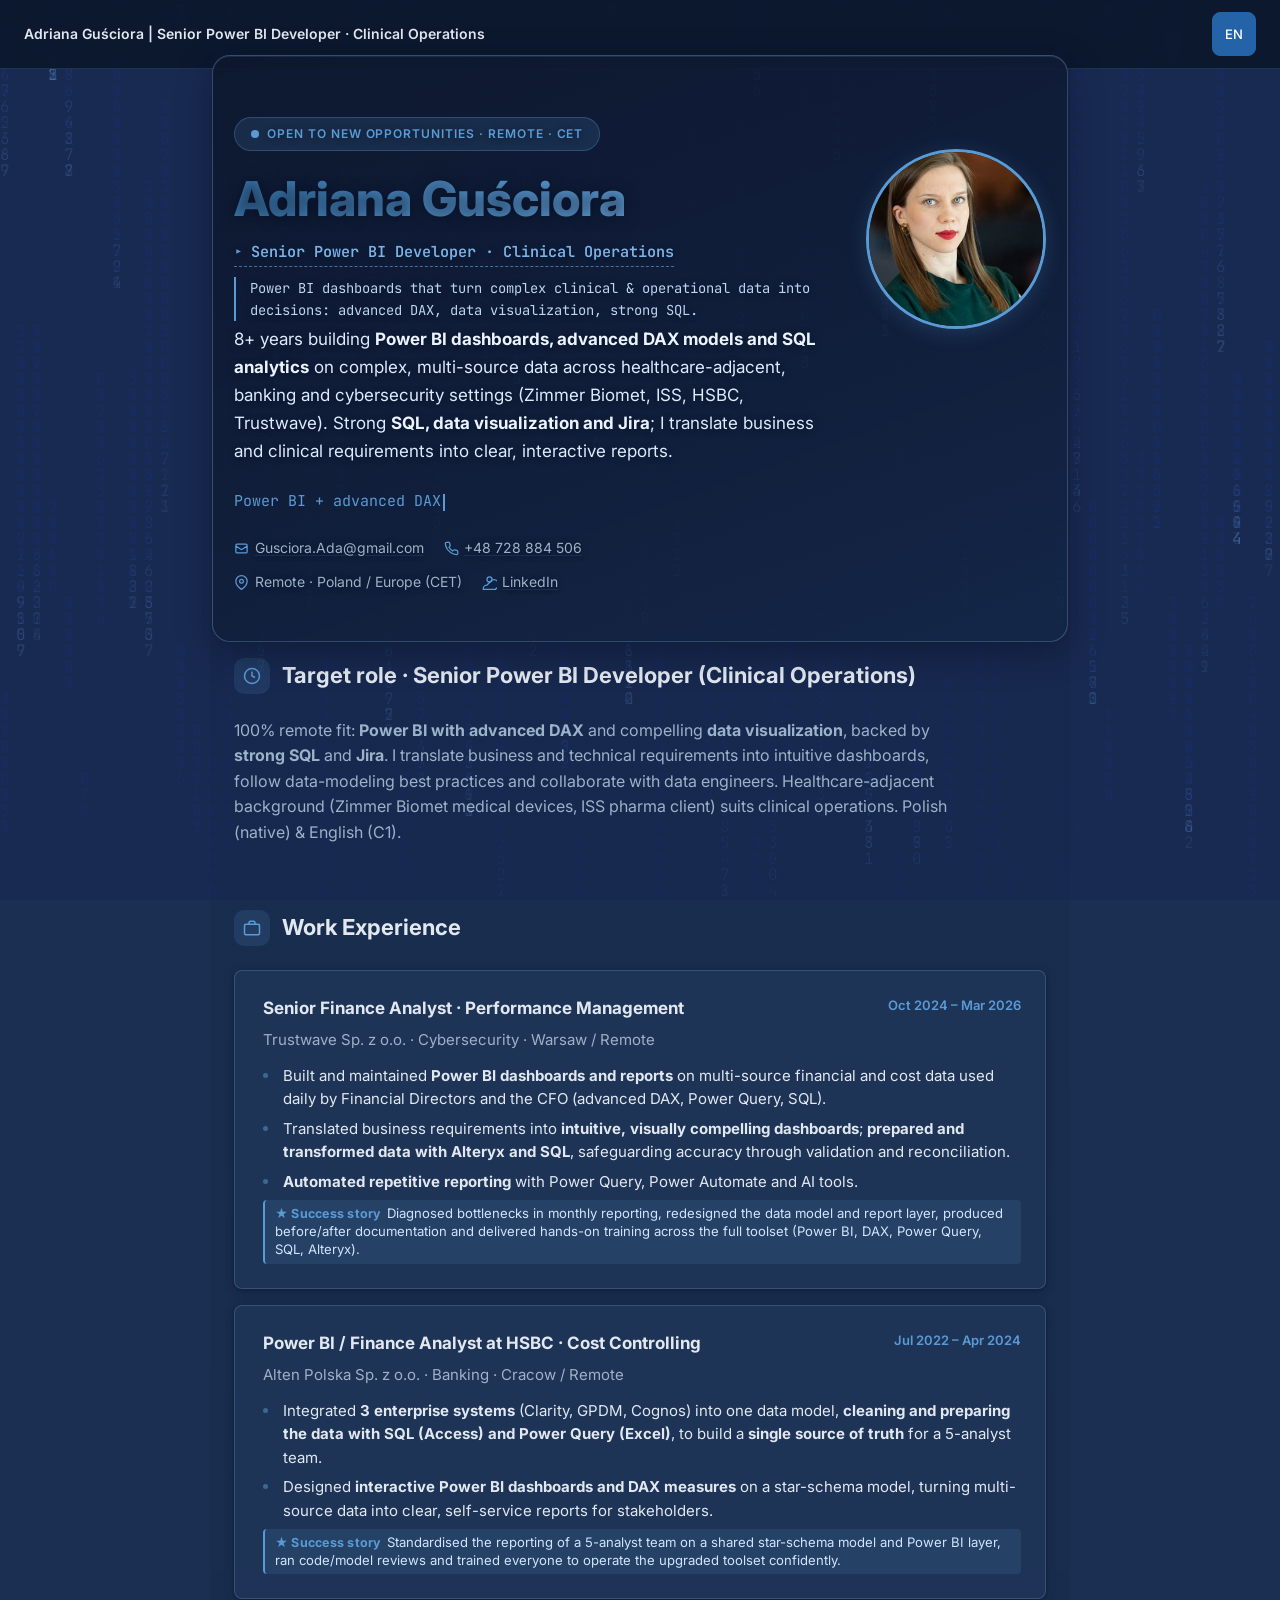
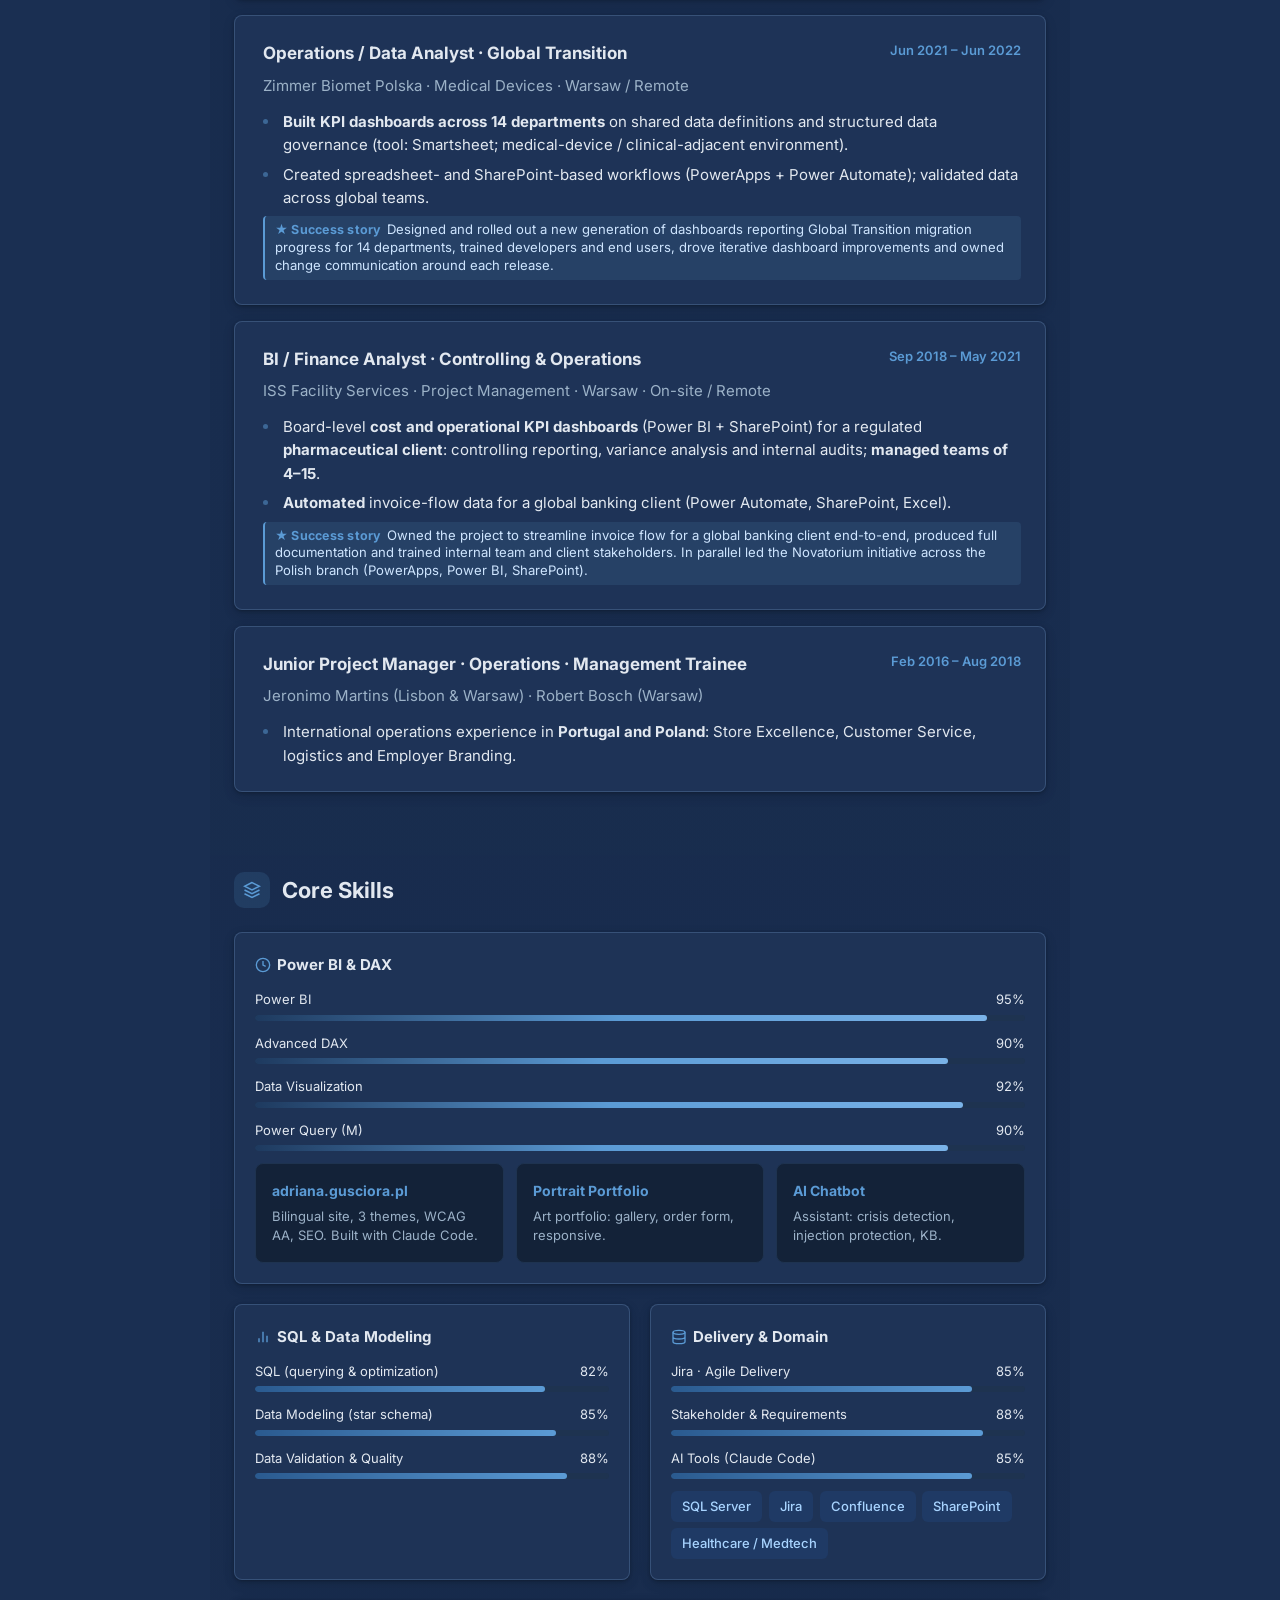
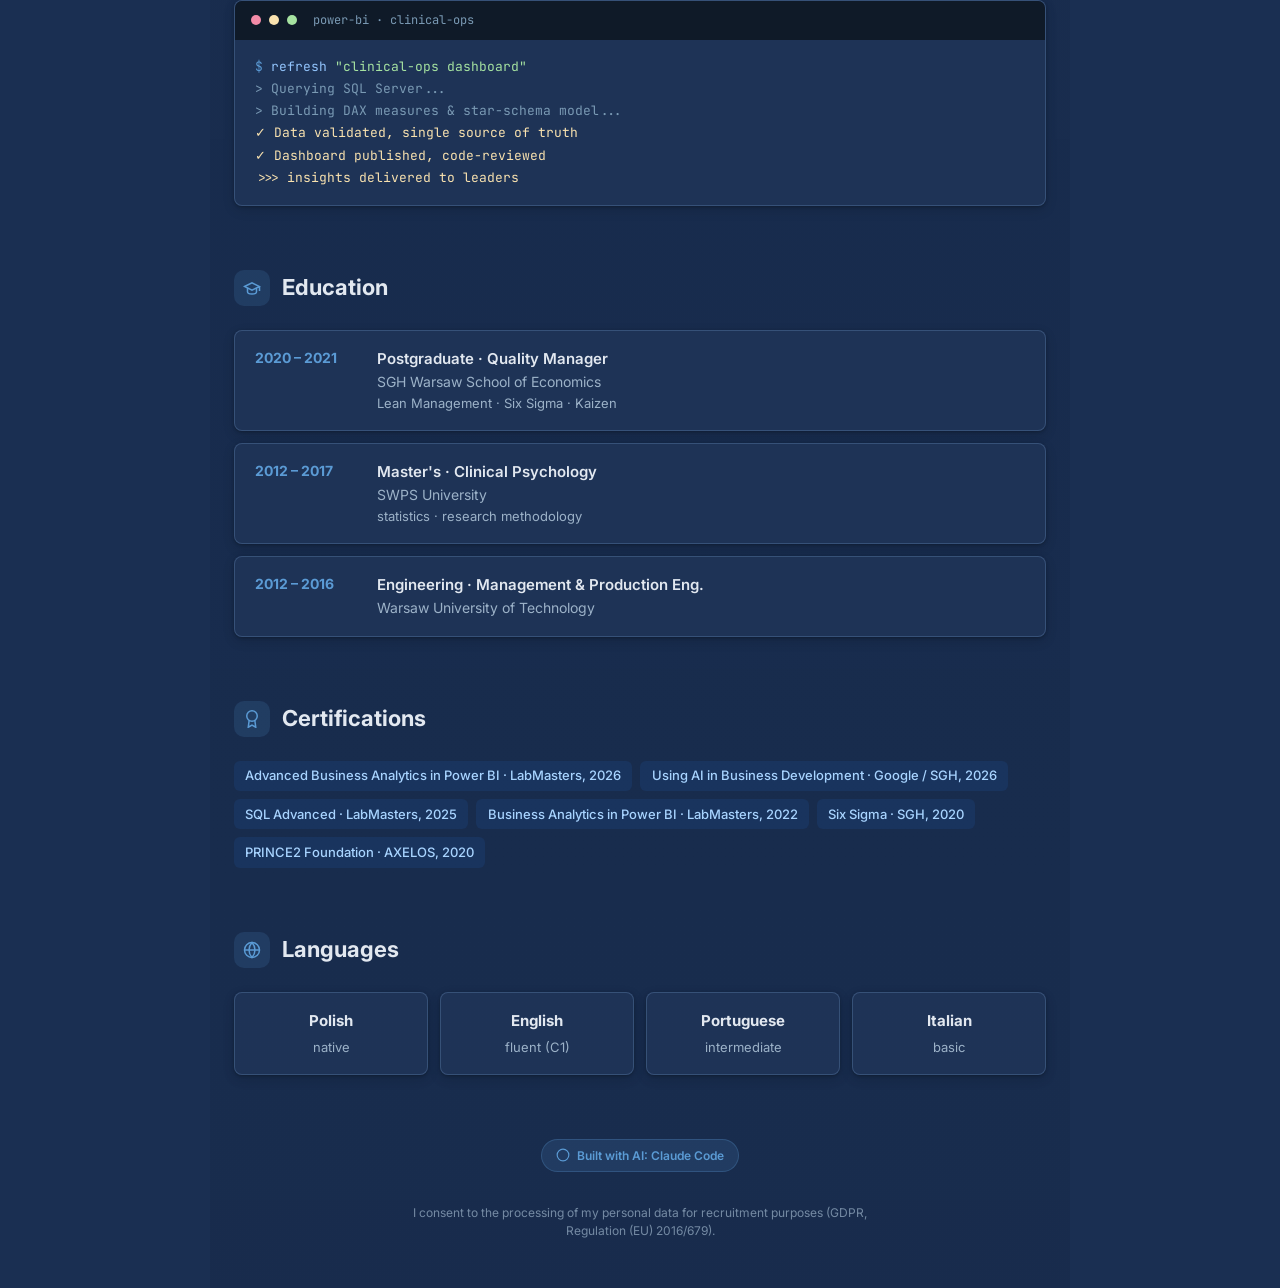
<file: cv/experis_powerbi_web_preview.html>
<!DOCTYPE html>
<html lang="en">
<head>
<meta charset="UTF-8">
<meta name="viewport" content="width=device-width, initial-scale=1.0">
<meta name="robots" content="noindex, nofollow">
<title>CV — Adriana Guściora · Senior Power BI Developer (Clinical Operations)</title>
<link rel="preconnect" href="https://fonts.googleapis.com">
<link rel="preconnect" href="https://fonts.gstatic.com" crossorigin>
<link href="https://fonts.googleapis.com/css2?family=Inter:wght@400;500;600;700;800&family=JetBrains+Mono:wght@400;500&display=swap" rel="stylesheet">
<style>/* ===========================================
   CV Analityk — professional blue/navy design
   Dark/light mode, PL/EN toggle
   Clean, refined, with flower background
   =========================================== */

/* --- Color System (Blue / Navy) --- */
.cv-analyst {
  --ca-bg: #f8fafb;
  --ca-bg-alt: #eef1f5;
  --ca-surface: #ffffff;
  --ca-text: #1a2332;
  --ca-text-muted: #4a5a6a;
  --ca-accent: #1e56a0;
  --ca-accent-light: #2a6fc8;
  --ca-accent-hover: #174283;
  --ca-accent-glow: rgba(30, 86, 160, 0.10);
  --ca-gradient: linear-gradient(135deg, #0d2137, #1e56a0, #2a6fc8);
  --ca-border: #dce3eb;
  --ca-tag-bg: #eaf1fb;
  --ca-tag-text: #1e40af;
  --ca-card-shadow: 0 1px 3px rgba(0,0,0,0.05), 0 4px 12px rgba(0,0,0,0.03);
  --ca-font: 'Inter', -apple-system, BlinkMacSystemFont, 'Segoe UI', sans-serif;
  --ca-font-mono: 'JetBrains Mono', 'Fira Code', 'Cascadia Code', monospace;

  font-family: var(--ca-font);
  background: var(--ca-bg);
  color: var(--ca-text);
  min-height: 100vh;
  line-height: 1.6;
  position: relative;
  transition: background 0.3s ease, color 0.3s ease;
}

/* --- Dark mode --- */
.cv-analyst[data-mode="dark"] {
  --ca-bg: #0a1628;
  --ca-bg-alt: #0f1d32;
  --ca-surface: #132238;
  --ca-text: #e2e8f0;
  --ca-text-muted: #9cb2c8;
  --ca-accent: #5b9bd5;
  --ca-accent-light: #7ab3e8;
  --ca-accent-hover: #93c5fd;
  --ca-accent-glow: rgba(91, 155, 213, 0.15);
  --ca-gradient: linear-gradient(135deg, #3a7ab2, #5b9bd5, #7ab3e8);
  --ca-border: #1e3350;
  --ca-tag-bg: rgba(30, 86, 160, 0.20);
  --ca-tag-text: #a8d4ff;
  --ca-card-shadow: 0 1px 3px rgba(0,0,0,0.25), 0 4px 12px rgba(0,0,0,0.15);
}

/* --- Reset --- */
*, *::before, *::after {
  box-sizing: border-box;
  margin: 0;
  padding: 0;
}

html {
  scroll-behavior: smooth;
}

@media (prefers-reduced-motion: reduce) {
  html { scroll-behavior: auto; }
}

body {
  margin: 0;
  padding: 0;
}

/* --- Binary rain background (Matrix-style) --- */
.cv-analyst__binary-rain {
  position: fixed;
  top: 0;
  left: 0;
  width: 100%;
  height: 100%;
  pointer-events: none;
  z-index: 0;
}

/* --- Top bar --- */
.cv-analyst__topbar {
  position: sticky;
  top: 0;
  z-index: 100;
  display: flex;
  justify-content: flex-end;
  align-items: center;
  gap: 0.5rem;
  padding: 0.75rem 1.5rem;
  background: rgba(248, 250, 251, 0.85);
  backdrop-filter: blur(12px);
  -webkit-backdrop-filter: blur(12px);
  border-bottom: 1px solid var(--ca-border);
}

.cv-analyst[data-mode="dark"] .cv-analyst__topbar {
  background: rgba(10, 22, 40, 0.85);
}

.cv-analyst__toggle-btn {
  display: inline-flex;
  align-items: center;
  justify-content: center;
  gap: 0.4rem;
  padding: 0.4rem 0.75rem;
  min-height: 44px;
  min-width: 44px;
  font-size: 0.8125rem;
  font-family: var(--ca-font);
  font-weight: 500;
  background: var(--ca-surface);
  color: var(--ca-text-muted);
  border: 1px solid var(--ca-border);
  border-radius: 8px;
  cursor: pointer;
  transition: color 0.2s, border-color 0.2s, background-color 0.2s;
}

.cv-analyst__toggle-btn:hover {
  color: var(--ca-accent);
  border-color: var(--ca-accent);
}

.cv-analyst__toggle-btn svg {
  width: 16px;
  height: 16px;
}

.cv-analyst__toggle-btn--active {
  background: var(--ca-accent);
  color: #fff;
  border-color: var(--ca-accent);
}

.cv-analyst__toggle-btn--active:hover {
  color: #fff;
  background: var(--ca-accent-hover);
}

.cv-analyst[data-mode="dark"] .cv-analyst__toggle-btn--active {
  background: #2563a8;
  border-color: #2563a8;
}

.cv-analyst[data-mode="dark"] .cv-analyst__toggle-btn--active:hover {
  background: #1e56a0;
}

/* --- Top bar title --- */
.cv-analyst__topbar-title {
  font-size: 0.875rem;
  font-weight: 600;
  color: var(--ca-text);
  white-space: nowrap;
  overflow: hidden;
  text-overflow: ellipsis;
}

.cv-analyst__topbar-spacer {
  flex: 1;
}

/* --- Top bar divider --- */
.cv-analyst__topbar-divider {
  width: 1px;
  height: 20px;
  background: var(--ca-border);
  margin: 0 0.25rem;
}

/* --- Layout container --- */
.cv-analyst__container {
  position: relative;
  z-index: 1;
  max-width: 860px;
  margin: 0 auto;
  padding: 0 1.5rem;
}

/* --- Hero --- */
.cv-analyst__hero {
  padding: 3rem 0 2rem;
  display: flex;
  align-items: center;
  gap: 2.5rem;
}

.cv-analyst__hero-content {
  flex: 1;
  min-width: 0;
}

.cv-analyst__hero-badge {
  display: inline-flex;
  align-items: center;
  gap: 0.5rem;
  padding: 0.4rem 1rem;
  font-size: 0.75rem;
  font-weight: 600;
  text-transform: uppercase;
  letter-spacing: 0.08em;
  background: var(--ca-accent-glow);
  color: var(--ca-accent);
  border: 1px solid rgba(30, 86, 160, 0.25);
  border-radius: 20px;
  margin-bottom: 1.25rem;
}

.cv-analyst[data-mode="dark"] .cv-analyst__hero-badge {
  border-color: rgba(91, 155, 213, 0.3);
}

.cv-analyst__hero-badge .pulse {
  width: 8px;
  height: 8px;
  background: var(--ca-accent);
  border-radius: 50%;
  animation: pulse 2s ease-in-out infinite;
}

@keyframes pulse {
  0%, 100% { opacity: 1; transform: scale(1); }
  50% { opacity: 0.5; transform: scale(1.3); }
}

.cv-analyst__name {
  font-size: clamp(2.25rem, 5vw, 3rem);
  font-weight: 800;
  color: var(--ca-accent);
  background: var(--ca-gradient);
  -webkit-background-clip: text;
  -webkit-text-fill-color: transparent;
  background-clip: text;
  margin-bottom: 0.5rem;
  line-height: 1.15;
}

.cv-analyst__tagline {
  font-size: 1.0625rem;
  color: var(--ca-text-muted);
  max-width: 600px;
  margin: 0 0 1.5rem;
  line-height: 1.65;
}

/* --- Typing animation --- */
.cv-analyst__typing {
  font-family: var(--ca-font-mono);
  font-size: 0.9375rem;
  color: var(--ca-accent);
  min-height: 1.5em;
}

.cv-analyst__typing .cursor {
  display: inline-block;
  width: 2px;
  height: 1.1em;
  background: var(--ca-accent);
  margin-left: 2px;
  vertical-align: text-bottom;
  animation: blink 0.8s step-end infinite;
}

@keyframes blink {
  50% { opacity: 0; }
}

/* --- Contact row --- */
.cv-analyst__contact {
  display: flex;
  flex-wrap: wrap;
  gap: 0.75rem 1.25rem;
  margin-top: 1.5rem;
  font-size: 0.875rem;
}

.cv-analyst__contact-item {
  display: inline-flex;
  align-items: center;
  gap: 0.35rem;
  color: var(--ca-text-muted);
}

.cv-analyst__contact-item svg {
  width: 15px;
  height: 15px;
  color: var(--ca-accent);
  flex-shrink: 0;
}

.cv-analyst__contact-item a {
  color: var(--ca-text-muted);
  text-decoration: underline;
  text-underline-offset: 2px;
  text-decoration-color: var(--ca-border);
  transition: color 0.2s, text-decoration-color 0.2s;
}

.cv-analyst__contact-item a:hover {
  color: var(--ca-accent);
  text-decoration-color: var(--ca-accent);
}

/* --- Sections --- */
.cv-analyst__section {
  padding: 2rem 0;
}

.cv-analyst__section-header {
  display: flex;
  align-items: center;
  gap: 0.75rem;
  margin-bottom: 1.5rem;
}

.cv-analyst__section-icon {
  width: 36px;
  height: 36px;
  display: flex;
  align-items: center;
  justify-content: center;
  background: var(--ca-accent-glow);
  color: var(--ca-accent);
  border-radius: 10px;
  flex-shrink: 0;
}

.cv-analyst__section-icon svg {
  width: 18px;
  height: 18px;
}

.cv-analyst__section-title {
  font-size: 1.375rem;
  font-weight: 700;
  color: var(--ca-text);
  margin: 0;
  line-height: 1.3;
}

/* --- Experience cards --- */
.cv-analyst__exp-card {
  background: var(--ca-surface);
  border: 1px solid var(--ca-border);
  border-left: 3px solid var(--ca-accent);
  border-radius: 8px;
  padding: 1.5rem 1.5rem 1.5rem 1.75rem;
  margin-bottom: 1rem;
  box-shadow: var(--ca-card-shadow);
}

.cv-analyst__exp-header {
  display: flex;
  justify-content: space-between;
  align-items: flex-start;
  flex-wrap: wrap;
  gap: 0.5rem;
  margin-bottom: 0.4rem;
}

.cv-analyst__exp-role {
  font-size: 1.0625rem;
  font-weight: 700;
  color: var(--ca-text);
  margin: 0;
}

.cv-analyst__exp-period {
  font-size: 0.8125rem;
  color: var(--ca-accent);
  font-weight: 600;
  white-space: nowrap;
}

.cv-analyst__exp-company {
  font-size: 0.9375rem;
  color: var(--ca-text-muted);
  margin-bottom: 0.75rem;
}

.cv-analyst__exp-bullets {
  list-style: none;
  padding: 0;
  margin: 0;
  display: flex;
  flex-direction: column;
  gap: 0.4rem;
}

.cv-analyst__exp-bullets li {
  font-size: 0.9375rem;
  color: var(--ca-text);
  padding-left: 1.25rem;
  position: relative;
  line-height: 1.55;
}

.cv-analyst__exp-bullets li::before {
  content: '';
  position: absolute;
  left: 0;
  top: 0.6em;
  width: 5px;
  height: 5px;
  border-radius: 50%;
  background: var(--ca-accent);
  opacity: 0.5;
}

/* --- Skills --- */
.cv-analyst__skills-grid {
  display: grid;
  grid-template-columns: 1fr;
  gap: 1.25rem;
}

@media (min-width: 640px) {
  .cv-analyst__skills-grid {
    grid-template-columns: 1fr 1fr;
  }
}

.cv-analyst__skill-group {
  background: var(--ca-surface);
  border: 1px solid var(--ca-border);
  border-radius: 8px;
  padding: 1.25rem;
  box-shadow: var(--ca-card-shadow);
}

.cv-analyst__skill-group--ai {
  border-color: rgba(30, 86, 160, 0.35);
  background: rgba(234, 241, 251, 0.5);
  grid-column: 1 / -1;
  border-left: 3px solid var(--ca-accent);
}

.cv-analyst[data-mode="dark"] .cv-analyst__skill-group--ai {
  border-color: rgba(91, 155, 213, 0.35);
  background: rgba(30, 86, 160, 0.08);
}

.cv-analyst__skill-group h3 {
  font-size: 0.9375rem;
  font-weight: 700;
  color: var(--ca-text);
  margin: 0 0 0.75rem;
  display: flex;
  align-items: center;
  gap: 0.4rem;
}

.cv-analyst__skill-group h3 svg {
  width: 16px;
  height: 16px;
  color: var(--ca-accent);
}

/* --- Skill bars --- */
.cv-analyst__skill-bar {
  margin-bottom: 0.75rem;
}

.cv-analyst__skill-bar:last-of-type {
  margin-bottom: 0;
}

.cv-analyst__skill-label {
  display: flex;
  justify-content: space-between;
  font-size: 0.8125rem;
  margin-bottom: 0.3rem;
  color: var(--ca-text);
}

.cv-analyst__skill-track {
  height: 6px;
  background: #d5dde5;
  border-radius: 3px;
  overflow: hidden;
}

.cv-analyst[data-mode="dark"] .cv-analyst__skill-track {
  background: #1e3350;
}

/* Skill levels: expert (90+), advanced (80-89), proficient (70-79) */
.cv-analyst__skill-fill {
  height: 100%;
  border-radius: 3px;
  width: 0;
  background: var(--ca-gradient);
}

.cv-analyst__skill-fill[data-level="expert"] {
  background: linear-gradient(90deg, #0d2137, #1e56a0, #2a6fc8);
  transition: width 1.4s cubic-bezier(0.22, 1, 0.36, 1);
}

.cv-analyst__skill-fill[data-level="advanced"] {
  background: linear-gradient(90deg, #1e56a0, #3b82c8);
  transition: width 1.0s cubic-bezier(0.34, 1.56, 0.64, 1);
}

.cv-analyst__skill-fill[data-level="proficient"] {
  background: linear-gradient(90deg, #3b6fa0, #6ba3d6);
  transition: width 0.8s cubic-bezier(0.45, 0, 0.55, 1);
}

.cv-analyst[data-mode="dark"] .cv-analyst__skill-fill[data-level="expert"] {
  background: linear-gradient(90deg, #1e3a5f, #5b9bd5, #7ab3e8);
}

.cv-analyst[data-mode="dark"] .cv-analyst__skill-fill[data-level="advanced"] {
  background: linear-gradient(90deg, #2a5a8f, #5b9bd5);
}

.cv-analyst[data-mode="dark"] .cv-analyst__skill-fill[data-level="proficient"] {
  background: linear-gradient(90deg, #3a6a8f, #7ab3d5);
}

/* --- Tags --- */
.cv-analyst__tags {
  display: flex;
  flex-wrap: wrap;
  gap: 0.4rem;
}

.cv-analyst__tag {
  font-size: 0.8125rem;
  padding: 0.3rem 0.7rem;
  background: var(--ca-tag-bg);
  color: var(--ca-tag-text);
  border-radius: 6px;
  font-weight: 500;
}

.cv-analyst__tags--spaced {
  margin-top: 0.75rem;
}

.cv-analyst__tags--certs {
  gap: 0.5rem;
}

.cv-analyst__tag--link {
  text-decoration: none;
  cursor: pointer;
  transition: opacity 0.2s, transform 0.2s;
}

.cv-analyst__tag--link:hover {
  opacity: 0.85;
  transform: translateY(-1px);
}

.cv-analyst__cert-link {
  display: inline-flex;
  align-items: center;
  gap: 0.25rem;
  margin-top: 0.35rem;
  font-size: 0.75rem;
  color: var(--ca-accent);
  text-decoration: none;
  opacity: 0.8;
  transition: opacity 0.2s;
}

.cv-analyst__cert-link:hover {
  opacity: 1;
  text-decoration: underline;
}

.cv-analyst__cert-link svg {
  width: 12px;
  height: 12px;
}

button.cv-analyst__cert-link {
  background: none;
  border: none;
  cursor: pointer;
  padding: 0;
}

.cv-analyst__lang-cert {
  font-size: 0.8125rem;
  color: var(--ca-accent);
  background: none;
  border: none;
  padding: 0;
  cursor: pointer;
  font-family: inherit;
  margin-left: 0.25rem;
}

.cv-analyst__lang-cert:hover {
  text-decoration: underline;
}

button.cv-analyst__tag--link {
  border: none;
  cursor: pointer;
  font-family: inherit;
}

/* Clickable AI project tiles */
.cv-analyst__ai-project--link {
  text-decoration: none;
  color: inherit;
  transition: transform 0.2s, box-shadow 0.2s;
}

.cv-analyst__ai-project--link:hover {
  transform: translateY(-2px);
  box-shadow: 0 4px 12px rgba(0, 0, 0, 0.15);
}

/* --- Lightbox (cert gallery) --- */
.cv-cert-lightbox {
  position: fixed;
  inset: 0;
  z-index: 9999;
  display: flex;
  align-items: center;
  justify-content: center;
}

.cv-cert-lightbox[hidden] {
  display: none;
}

.cv-cert-lightbox__overlay {
  position: absolute;
  inset: 0;
  background: rgba(0, 0, 0, 0.88);
}

.cv-cert-lightbox__content {
  position: relative;
  display: flex;
  align-items: center;
  justify-content: center;
}

.cv-cert-lightbox__img {
  max-width: 90vw;
  max-height: 85vh;
  object-fit: contain;
  border-radius: 4px;
  box-shadow: 0 4px 32px rgba(0, 0, 0, 0.5);
}

.cv-cert-lightbox__pdf {
  width: 80vw;
  height: 85vh;
  border: none;
  border-radius: 4px;
  box-shadow: 0 4px 32px rgba(0, 0, 0, 0.5);
  background: #fff;
}

.cv-cert-lightbox__close,
.cv-cert-lightbox__prev,
.cv-cert-lightbox__next {
  position: absolute;
  background: rgba(255, 255, 255, 0.12);
  color: #fff;
  border: none;
  cursor: pointer;
  border-radius: 50%;
  display: flex;
  align-items: center;
  justify-content: center;
  transition: background 0.2s;
  z-index: 1;
}

.cv-cert-lightbox__close:hover,
.cv-cert-lightbox__prev:hover,
.cv-cert-lightbox__next:hover {
  background: rgba(255, 255, 255, 0.25);
}

.cv-cert-lightbox__close {
  top: 1rem;
  right: 1rem;
  width: 40px;
  height: 40px;
  font-size: 1.5rem;
  line-height: 1;
}

.cv-cert-lightbox__prev,
.cv-cert-lightbox__next {
  top: 50%;
  transform: translateY(-50%);
  width: 44px;
  height: 44px;
  font-size: 1.75rem;
  line-height: 1;
}

.cv-cert-lightbox__prev { left: 1rem; }
.cv-cert-lightbox__next { right: 1rem; }

.cv-cert-lightbox__counter {
  position: absolute;
  bottom: 1rem;
  left: 50%;
  transform: translateX(-50%);
  color: rgba(255, 255, 255, 0.7);
  font-size: 0.875rem;
}

.cv-analyst__tag--ai {
  background: var(--ca-accent-glow);
  color: var(--ca-accent);
  border: 1px solid rgba(30, 86, 160, 0.2);
}

.cv-analyst[data-mode="dark"] .cv-analyst__tag--ai {
  border-color: rgba(91, 155, 213, 0.25);
}

/* --- Terminal snippet --- */
.cv-analyst__terminal {
  background: #1a2332;
  border-radius: 8px;
  overflow: hidden;
  margin-top: 1.25rem;
  box-shadow: var(--ca-card-shadow);
  font-family: var(--ca-font-mono);
  font-size: 0.8125rem;
  line-height: 1.7;
}

.cv-analyst__terminal-header {
  display: flex;
  align-items: center;
  gap: 0.5rem;
  padding: 0.6rem 1rem;
  background: #0f1a28;
}

.cv-analyst__terminal-dot {
  width: 10px;
  height: 10px;
  border-radius: 50%;
}

.cv-analyst__terminal-dot--red { background: #f38ba8; }
.cv-analyst__terminal-dot--yellow { background: #f9e2af; }
.cv-analyst__terminal-dot--green { background: #a6e3a1; }

.cv-analyst__terminal-title {
  font-size: 0.75rem;
  color: #7a9ab4;
  margin-left: 0.5rem;
}

.cv-analyst__terminal-body {
  padding: 1rem 1.25rem;
  color: #c8d6e0;
  overflow-x: auto;
}

.cv-analyst__terminal-body .prompt { color: #5b9bd5; }
.cv-analyst__terminal-body .comment { color: #7a9ab4; }
.cv-analyst__terminal-body .keyword { color: #7ab3e8; }
.cv-analyst__terminal-body .string { color: #a6e3a1; }
.cv-analyst__terminal-body .function { color: #93c5fd; }
.cv-analyst__terminal-body .output { color: #f9e2af; }

/* --- AI project cards --- */
.cv-analyst__ai-projects {
  display: grid;
  grid-template-columns: 1fr;
  gap: 0.75rem;
  margin-top: 0.75rem;
}

@media (min-width: 640px) and (max-width: 767px) {
  .cv-analyst__ai-projects {
    grid-template-columns: 1fr 1fr;
  }
}

@media (min-width: 768px) {
  .cv-analyst__ai-projects {
    grid-template-columns: 1fr 1fr 1fr;
  }
}

.cv-analyst__ai-project {
  padding: 1rem;
  background: var(--ca-surface);
  border: 1px solid var(--ca-border);
  border-radius: 8px;
  text-align: left;
}

.cv-analyst__ai-project-name {
  font-size: 0.875rem;
  font-weight: 700;
  color: var(--ca-accent);
  margin: 0 0 0.25rem;
}

.cv-analyst__ai-project-desc {
  font-size: 0.8125rem;
  color: var(--ca-text-muted);
  line-height: 1.5;
  margin: 0;
}

/* --- Education --- */
.cv-analyst__edu-list {
  display: flex;
  flex-direction: column;
  gap: 0.75rem;
}

.cv-analyst__edu-item {
  display: grid;
  grid-template-columns: 110px 1fr;
  gap: 0.75rem;
  padding: 1rem 1.25rem;
  background: var(--ca-surface);
  border: 1px solid var(--ca-border);
  border-left: 3px solid var(--ca-accent);
  border-radius: 8px;
  box-shadow: var(--ca-card-shadow);
}

.cv-analyst__edu-year {
  font-size: 0.875rem;
  font-weight: 700;
  color: var(--ca-accent);
}

.cv-analyst__edu-title {
  font-size: 0.9375rem;
  font-weight: 600;
  color: var(--ca-text);
  margin: 0;
}

.cv-analyst__edu-school {
  font-size: 0.875rem;
  color: var(--ca-text-muted);
  margin: 0;
}

.cv-analyst__edu-desc {
  font-size: 0.8125rem;
  color: var(--ca-text-muted);
  margin: 0;
}

/* --- Languages --- */
.cv-analyst__lang-grid {
  display: grid;
  grid-template-columns: repeat(auto-fill, minmax(180px, 1fr));
  gap: 0.75rem;
}

.cv-analyst__lang-card {
  background: var(--ca-surface);
  border: 1px solid var(--ca-border);
  border-radius: 8px;
  padding: 1rem;
  text-align: center;
  box-shadow: var(--ca-card-shadow);
}

.cv-analyst__lang-name {
  font-weight: 700;
  color: var(--ca-text);
  font-size: 0.9375rem;
}

.cv-analyst__lang-level {
  font-size: 0.8125rem;
  color: var(--ca-text-muted);
  margin-top: 0.25rem;
}

/* --- Photo --- */
.cv-analyst__photo {
  width: 180px;
  height: 180px;
  border-radius: 50%;
  object-fit: cover;
  border: 3px solid var(--ca-accent);
  box-shadow: 0 4px 20px rgba(30, 86, 160, 0.15);
  flex-shrink: 0;
  align-self: flex-start;
  margin-top: 2rem;
}

.cv-analyst[data-mode="dark"] .cv-analyst__photo {
  box-shadow: 0 4px 20px rgba(91, 155, 213, 0.2);
}

/* --- Footer --- */
.cv-analyst__footer {
  text-align: center;
  padding: 2rem 0 3rem;
  font-size: 0.8125rem;
  color: var(--ca-text-muted);
}

.cv-analyst__gdpr {
  margin-top: 1.25rem;
  font-size: 0.75rem;
  color: var(--ca-text-muted);
  opacity: 0.7;
  max-width: 500px;
  margin-left: auto;
  margin-right: auto;
  line-height: 1.5;
}

.cv-analyst__ai-badge {
  display: inline-flex;
  align-items: center;
  gap: 0.4rem;
  padding: 0.4rem 0.9rem;
  font-size: 0.75rem;
  font-weight: 600;
  background: var(--ca-accent-glow);
  color: var(--ca-accent);
  border: 1px solid rgba(30, 86, 160, 0.2);
  border-radius: 20px;
  margin-bottom: 0.75rem;
}

.cv-analyst[data-mode="dark"] .cv-analyst__ai-badge {
  border-color: rgba(91, 155, 213, 0.25);
}

.cv-analyst__ai-badge svg {
  width: 14px;
  height: 14px;
}

/* --- Print button --- */
.cv-analyst__print-btn {
  display: inline-flex;
  align-items: center;
  gap: 0.5rem;
  padding: 0.5rem 1rem;
  min-height: 44px;
  font-size: 0.8125rem;
  font-family: var(--ca-font);
  font-weight: 500;
  background: var(--ca-surface);
  color: var(--ca-text-muted);
  border: 1px solid var(--ca-border);
  border-radius: 8px;
  cursor: pointer;
  transition: color 0.2s, border-color 0.2s;
  margin-top: 1rem;
}

.cv-analyst__print-btn:hover {
  color: var(--ca-accent);
  border-color: var(--ca-accent);
}

.cv-analyst__print-btn svg {
  width: 15px;
  height: 15px;
}

/* --- Skip link --- */
.cv-analyst__skip-link {
  position: absolute;
  left: -9999px;
  top: 0;
  z-index: 200;
  padding: 0.5rem 1rem;
  background: var(--ca-accent);
  color: #fff;
  font-size: 0.875rem;
  font-weight: 600;
  text-decoration: none;
  border-radius: 0 0 8px 0;
}

.cv-analyst__skip-link:focus {
  left: 0;
  top: 0;
}

/* --- Focus styles (WCAG) --- */
a:focus-visible,
button:focus-visible {
  outline: 3px solid var(--ca-accent);
  outline-offset: 2px;
}

/* --- Reduced motion --- */
@media (prefers-reduced-motion: reduce) {
  .cv-analyst__hero-badge .pulse { animation: none; }
  .cv-analyst__typing .cursor { animation: none; }
  .cv-analyst__skill-fill,
  .cv-analyst__skill-fill[data-level="expert"],
  .cv-analyst__skill-fill[data-level="advanced"],
  .cv-analyst__skill-fill[data-level="proficient"] {
    transition: none;
  }
  .cv-analyst__binary-rain { display: none; }
}

/* --- Responsive --- */
@media (max-width: 640px) {
  .cv-analyst__hero {
    flex-direction: column-reverse;
    text-align: center;
    gap: 1.25rem;
  }

  .cv-analyst__hero-content {
    display: flex;
    flex-direction: column;
    align-items: center;
  }

  .cv-analyst__contact {
    justify-content: center;
  }

  .cv-analyst__edu-item {
    grid-template-columns: 1fr;
    gap: 0.25rem;
  }

  .cv-analyst__topbar {
    padding: 0.5rem 1rem;
    flex-wrap: wrap;
    justify-content: center;
  }

  .cv-analyst__topbar-title,
  .cv-analyst__topbar-spacer {
    display: none;
  }

  .cv-analyst__exp-header {
    flex-direction: column;
  }

  .cv-analyst__container {
    padding: 0 1rem;
  }

  .cv-analyst__exp-card {
    padding: 1rem 1rem 1rem 1.25rem;
  }
}

/* =============================================
   PRINT — Professional CV layout for PDF/paper
   Editorial minimal: navy accents, tight grid,
   optimized for A4 (2 pages max)
   ============================================= */

@page {
  size: A4;
  margin: 1.2cm 1.5cm;
}

@media print {

  /* --- Reset to clean white --- */
  .cv-analyst {
    --ca-bg: #fff;
    --ca-surface: #fff;
    --ca-text: #1a1a1a;
    --ca-text-muted: #4a4a4a;
    --ca-border: #d0d5dd;
    --ca-accent: #1e3a6e;
    --ca-tag-bg: #eef2f7;
    --ca-tag-text: #1e3a6e;
    --ca-card-shadow: none;
    background: #fff;
    font-size: 9.5pt;
    line-height: 1.45;
  }

  /* --- Hide web-only elements --- */
  .cv-analyst__topbar,
  .cv-analyst__binary-rain,
  .cv-analyst__print-btn,
  .cv-analyst__ai-badge,
  .cv-analyst__typing,
  .cv-analyst__skip-link,
  .cv-analyst__terminal,
  .cv-analyst__hero-badge {
    display: none !important;
  }

  /* --- Container: full width for print --- */
  .cv-analyst__container {
    max-width: 100%;
    padding: 0;
  }

  /* ==========================================
     HERO — Compact header with accent bar
     ========================================== */
  .cv-analyst__hero {
    padding: 0 0 0.6cm;
    text-align: left;
    display: grid;
    grid-template-columns: 72pt 1fr;
    grid-template-rows: auto auto auto;
    gap: 0 0.5cm;
    align-items: start;
    border-bottom: 2.5pt solid #1e3a6e;
    margin-bottom: 0.4cm;
  }

  .cv-analyst__photo {
    grid-row: 1 / 4;
    width: 72pt;
    height: 72pt;
    border: 2pt solid #1e3a6e;
    box-shadow: none;
    margin: 0;
  }

  .cv-analyst__name {
    font-size: 18pt;
    font-weight: 800;
    -webkit-text-fill-color: #1e3a6e;
    color: #1e3a6e;
    margin: 0;
    line-height: 1.2;
    padding-top: 0.1cm;
  }

  .cv-analyst__tagline {
    font-size: 9pt;
    color: #4a4a4a;
    margin: 0.1cm 0 0;
    line-height: 1.4;
    max-width: none;
  }

  .cv-analyst__contact {
    margin-top: 0.15cm;
    gap: 0.3cm;
    justify-content: flex-start;
    font-size: 8.5pt;
  }

  .cv-analyst__contact-item svg {
    width: 10pt;
    height: 10pt;
    color: #1e3a6e;
  }

  .cv-analyst__contact-item a {
    text-decoration: none;
    color: #1a1a1a;
  }

  .cv-analyst__contact-item a::after {
    content: none;
  }

  /* ==========================================
     SECTIONS — Tight spacing
     ========================================== */
  .cv-analyst__section {
    padding: 0.25cm 0;
  }

  .cv-analyst__section-header {
    margin-bottom: 0.3cm;
    gap: 0.3cm;
    break-after: avoid;
    border-bottom: 0.75pt solid #d0d5dd;
    padding-bottom: 0.15cm;
  }

  .cv-analyst__section-icon {
    width: 20pt;
    height: 20pt;
    background: none;
    border-radius: 0;
  }

  .cv-analyst__section-icon svg {
    width: 14pt;
    height: 14pt;
    color: #1e3a6e;
  }

  .cv-analyst__section-title {
    font-size: 12pt;
    font-weight: 700;
    color: #1e3a6e;
    text-transform: uppercase;
    letter-spacing: 0.04em;
  }

  /* ==========================================
     EXPERIENCE — Dense cards
     ========================================== */
  .cv-analyst__exp-card {
    break-inside: avoid;
    box-shadow: none;
    border: none;
    border-left: 2pt solid #1e3a6e;
    border-radius: 0;
    padding: 0.2cm 0 0.2cm 0.4cm;
    margin-bottom: 0.25cm;
    background: none;
  }

  .cv-analyst__exp-header {
    margin-bottom: 0.05cm;
    gap: 0.2cm;
  }

  .cv-analyst__exp-role {
    font-size: 10pt;
    font-weight: 700;
    color: #1a1a1a;
  }

  .cv-analyst__exp-period {
    font-size: 8.5pt;
    font-weight: 600;
    color: #1e3a6e;
  }

  .cv-analyst__exp-company {
    font-size: 8.5pt;
    color: #4a4a4a;
    margin-bottom: 0.1cm;
  }

  .cv-analyst__exp-bullets {
    gap: 0.05cm;
  }

  .cv-analyst__exp-bullets li {
    font-size: 8.5pt;
    line-height: 1.4;
    padding-left: 0.35cm;
  }

  .cv-analyst__exp-bullets li::before {
    width: 3pt;
    height: 3pt;
    top: 0.55em;
    background: #1e3a6e;
    opacity: 0.6;
  }

  /* ==========================================
     SKILLS — Compact 2-column grid
     ========================================== */
  .cv-analyst__skills-grid {
    grid-template-columns: 1fr 1fr;
    gap: 0.3cm;
  }

  .cv-analyst__skill-group {
    break-inside: avoid;
    box-shadow: none;
    border: none;
    border-left: 2pt solid #1e3a6e;
    border-radius: 0;
    padding: 0.15cm 0 0.15cm 0.3cm;
    background: none;
  }

  .cv-analyst__skill-group--ai {
    grid-column: 1 / -1;
    border-left: 2pt solid #1e3a6e;
    background: none;
    border-top: none;
    border-right: none;
    border-bottom: none;
  }

  .cv-analyst__skill-group h3 {
    font-size: 9pt;
    font-weight: 700;
    margin-bottom: 0.15cm;
    color: #1e3a6e;
  }

  .cv-analyst__skill-group h3 svg {
    width: 11pt;
    height: 11pt;
  }

  /* --- Skill bars — compact for print --- */
  .cv-analyst__skill-bar {
    margin-bottom: 0.1cm;
  }

  .cv-analyst__skill-label {
    font-size: 8pt;
    margin-bottom: 0.03cm;
  }

  .cv-analyst__skill-track {
    height: 4pt;
    background: #e5e7eb;
    border-radius: 2pt;
  }

  .cv-analyst__skill-fill {
    border-radius: 2pt;
    transition: none;
    background: #1e3a6e !important;
  }

  .cv-analyst__skill-fill[data-width="95"] { width: 95% !important; }
  .cv-analyst__skill-fill[data-width="90"] { width: 90% !important; }
  .cv-analyst__skill-fill[data-width="85"] { width: 85% !important; }
  .cv-analyst__skill-fill[data-width="80"] { width: 80% !important; }
  .cv-analyst__skill-fill[data-width="75"] { width: 75% !important; }

  /* --- AI projects — inline in print --- */
  .cv-analyst__ai-projects {
    grid-template-columns: 1fr 1fr 1fr;
    gap: 0.2cm;
    margin-top: 0.2cm;
  }

  .cv-analyst__ai-project {
    padding: 0.15cm 0.25cm;
    border: 0.5pt solid #d0d5dd;
    border-radius: 0;
    background: #f8f9fb;
  }

  .cv-analyst__ai-project-name {
    font-size: 8pt;
    color: #1e3a6e;
    margin-bottom: 0.05cm;
  }

  .cv-analyst__ai-project-desc {
    font-size: 6.5pt;
    line-height: 1.3;
  }

  /* --- Tags — compact pills --- */
  .cv-analyst__tags {
    gap: 0.1cm;
  }

  .cv-analyst__tag {
    font-size: 7.5pt;
    padding: 0.05cm 0.2cm;
    background: #eef2f7;
    color: #1e3a6e;
    border-radius: 2pt;
    border: 0.5pt solid #d0d5dd;
  }

  /* ==========================================
     EDUCATION — Compact list
     ========================================== */
  .cv-analyst__edu-list {
    gap: 0.15cm;
  }

  .cv-analyst__edu-item {
    break-inside: avoid;
    box-shadow: none;
    border: none;
    border-left: 2pt solid #1e3a6e;
    border-radius: 0;
    padding: 0.1cm 0 0.1cm 0.4cm;
    background: none;
    grid-template-columns: 70pt 1fr;
    gap: 0.3cm;
  }

  .cv-analyst__edu-year {
    font-size: 8.5pt;
    font-weight: 700;
    color: #1e3a6e;
  }

  .cv-analyst__edu-title {
    font-size: 9pt;
    font-weight: 600;
  }

  .cv-analyst__edu-school {
    font-size: 8pt;
  }

  .cv-analyst__edu-desc {
    font-size: 7.5pt;
  }

  /* ==========================================
     LANGUAGES — Inline row
     ========================================== */
  .cv-analyst__lang-grid {
    grid-template-columns: repeat(4, 1fr);
    gap: 0.2cm;
  }

  .cv-analyst__lang-card {
    box-shadow: none;
    border: none;
    border-left: 2pt solid #1e3a6e;
    border-radius: 0;
    padding: 0.05cm 0 0.05cm 0.3cm;
    text-align: left;
    background: none;
  }

  .cv-analyst__lang-name {
    font-size: 9pt;
    font-weight: 700;
  }

  .cv-analyst__lang-level {
    font-size: 7.5pt;
  }

  /* ==========================================
     FOOTER — Compact GDPR line
     ========================================== */
  .cv-analyst__footer {
    padding: 0.3cm 0 0;
    border-top: 0.5pt solid #d0d5dd;
    margin-top: 0.2cm;
  }

  .cv-analyst__gdpr {
    font-size: 7pt;
    color: #888;
    opacity: 1;
    margin-top: 0;
    max-width: none;
    text-align: center;
  }
}
</style>
<style>
  @page { margin: 0 !important; }
  html, body { background: #1a2f52 !important; }
  .cv-analyst, .cv-analyst[data-mode="dark"]{ --ca-bg:#1a2f52; background:#1a2f52 !important; }
  .cv-analyst__topbar { position: static; }
  .cv-analyst__success-tag{ display:inline-block; color:var(--ca-accent-light); font-weight:700; font-size:.78rem; letter-spacing:.02em; margin-right:6px; }

  /* role title under the name — itself a link to the live online CV */
  .cv-analyst__role-link{ display:inline-flex; align-items:center; gap:.5rem; margin:.35rem 0 .15rem;
    font-family: var(--ca-font-mono); font-weight:600; font-size:.95rem; color: var(--ca-accent-light);
    text-decoration:none; border-bottom:1px dashed rgba(122,179,232,.55); padding-bottom:2px; }
  .cv-analyst__role-link::before{ content:"▸"; color: var(--ca-accent); }
  .cv-analyst__role-link:hover{ color:#cfe6ff; border-bottom-color:#cfe6ff; }

  .cv-analyst__headline{ font-family:var(--ca-font-mono); font-size:.86rem; color:#bcd6f2;
    margin:.5rem 0 .2rem; padding-left:.85rem; border-left:2px solid var(--ca-accent); }

  .cv-analyst__exp-success{ margin-top:7px; padding:5px 10px; font-size:.82rem; line-height:1.35;
    color:#cfe6ff; background:rgba(91,155,213,.12); border-left:2px solid var(--ca-accent); border-radius:4px; }
  .cv-analyst__exp-success span{ color:var(--ca-accent); font-weight:700; margin-right:5px; }

  .cv-analyst__hero{ position:relative; z-index:1; }
  .cv-analyst__hero::before{ content:""; position:absolute; z-index:-1;
    inset:-14px -22px -16px -22px; border-radius:18px;
    background: linear-gradient(160deg, rgba(13,24,46,.92) 0%, rgba(16,30,56,.88) 55%, rgba(20,38,70,.82) 100%);
    border:1px solid rgba(132,182,234,.30);
    box-shadow: 0 10px 34px rgba(6,14,30,.45), inset 0 1px 0 rgba(160,200,245,.10);
    pointer-events:none; }
  .cv-analyst__name{ text-shadow:0 1px 14px rgba(5,12,26,.6); }
  .cv-analyst__role-link, .cv-analyst__headline, .cv-analyst__tagline,
  .cv-analyst__contact-item, .cv-analyst__hero-badge{ text-shadow:0 1px 6px rgba(5,12,26,.55); }
  .cv-analyst__tagline{ color:#dcebff !important; }
  .cv-analyst__tagline strong{ color:#eaf3ff; }

  .cv-analyst__container{ position:relative; z-index:1; }
  .cv-analyst__container::before{ content:""; position:absolute; inset:0; z-index:-1;
    background: linear-gradient(180deg, rgba(20,36,64,.16), rgba(20,36,64,.26)); pointer-events:none; }
  .cv-analyst__exp-card, .cv-analyst__skill-group, .cv-analyst__terminal,
  .cv-analyst__lang-card, .cv-analyst__edu-item{
    background: rgba(33,54,90,.82) !important; border:1px solid rgba(140,185,235,.22) !important; }

  /* ===== COMPACT mode (2-page PDF) ===== */
  .cv-analyst.compact{ font-size:8.3pt !important; line-height:1.34 !important; }
  .cv-analyst.compact .cv-analyst__container{ max-width:800px !important; padding:9px 30px 12px !important; }
  .cv-analyst.compact .cv-analyst__hero{ padding:10px 0 11px !important; gap:14px !important; margin-bottom:3px !important; }
  .cv-analyst.compact .cv-analyst__hero::before{ inset:0 -16px 2px -16px !important; border-radius:14px !important; }
  .cv-analyst.compact .cv-analyst__name{ font-size:21pt !important; line-height:1.04 !important; }
  .cv-analyst.compact .cv-analyst__role-link{ font-size:9.4pt !important; margin:4px 0 2px !important; }
  .cv-analyst.compact .cv-analyst__headline{ font-size:8pt !important; margin:4px 0 3px !important; }
  .cv-analyst.compact .cv-analyst__tagline{ font-size:7.8pt !important; line-height:1.3 !important; margin:4px 0 !important; max-width:68ch !important; }
  .cv-analyst.compact .cv-analyst__typing{ display:none !important; }
  .cv-analyst.compact .cv-analyst__hero-badge{ font-size:7.3pt !important; padding:3px 9px !important; margin-bottom:5px !important; }
  .cv-analyst.compact .cv-analyst__photo{ width:118px !important; height:118px !important; }
  .cv-analyst.compact .cv-analyst__contact{ gap:4px 14px !important; font-size:7.4pt !important; margin-top:6px !important; }
  .cv-analyst.compact .cv-analyst__contact-item svg{ width:13px !important; height:13px !important; }
  .cv-analyst.compact #target-role{ display:none !important; }
  .cv-analyst.compact .cv-analyst__section{ margin:5px 0 !important; padding:0 !important; }
  .cv-analyst.compact .cv-analyst__section-header{ margin-bottom:7px !important; gap:9px !important; }
  .cv-analyst.compact .cv-analyst__section-title{ font-size:9.8pt !important; }
  .cv-analyst.compact .cv-analyst__section-icon{ width:24px !important; height:24px !important; }
  .cv-analyst.compact .cv-analyst__section-icon svg{ width:14px !important; height:14px !important; }
  .cv-analyst.compact .cv-analyst__exp-card{ margin-bottom:6px !important; padding:7px 11px !important; break-inside:avoid; page-break-inside:avoid; }
  .cv-analyst.compact .cv-analyst__exp-header{ margin-bottom:2px !important; }
  .cv-analyst.compact .cv-analyst__exp-role{ font-size:9.4pt !important; }
  .cv-analyst.compact .cv-analyst__exp-period{ font-size:7.8pt !important; }
  .cv-analyst.compact .cv-analyst__exp-company{ font-size:7.6pt !important; margin:1px 0 3px !important; }
  .cv-analyst.compact .cv-analyst__exp-bullets li{ font-size:7.5pt !important; line-height:1.28 !important; margin-bottom:1.5px !important; padding-left:16px !important; }
  .cv-analyst.compact .cv-analyst__exp-success{ font-size:6.9pt !important; line-height:1.3 !important; padding:4px 9px !important; margin-top:4px !important; }
  .cv-analyst.compact .cv-analyst__skills-grid{ gap:10px !important; }
  .cv-analyst.compact .cv-analyst__skill-group{ padding:8px 11px !important; break-inside:avoid; }
  .cv-analyst.compact .cv-analyst__skill-group h3{ font-size:9pt !important; margin-bottom:6px !important; }
  .cv-analyst.compact .cv-analyst__skill-bar{ margin-bottom:3px !important; }
  .cv-analyst.compact .cv-analyst__skill-label{ font-size:8.1pt !important; margin-bottom:1px !important; }
  .cv-analyst.compact .cv-analyst__skill-track{ height:4px !important; }
  .cv-analyst.compact .cv-analyst__ai-projects{ display:grid !important; grid-template-columns:1fr 1fr 1fr !important; gap:7px !important; margin-top:6px !important; }
  .cv-analyst.compact .cv-analyst__ai-project{ padding:6px 8px !important; }
  .cv-analyst.compact .cv-analyst__ai-project-name{ font-size:8.2pt !important; }
  .cv-analyst.compact .cv-analyst__ai-project-desc{ font-size:7.4pt !important; line-height:1.32 !important; }
  .cv-analyst.compact .cv-analyst__terminal{ margin-top:6px !important; }
  .cv-analyst.compact .cv-analyst__terminal-header{ padding:6px 11px !important; }
  .cv-analyst.compact .cv-analyst__terminal-title{ font-size:7pt !important; }
  .cv-analyst.compact .cv-analyst__terminal-body{ padding:7px 12px !important; font-size:7.7pt !important; line-height:1.32 !important; }
  .cv-analyst.compact .cv-analyst__edu-list{ gap:7px !important; }
  .cv-analyst.compact .cv-analyst__edu-item{ padding:5px 10px !important; }
  .cv-analyst.compact .cv-analyst__edu-title{ font-size:8.8pt !important; }
  .cv-analyst.compact .cv-analyst__edu-school,.cv-analyst.compact .cv-analyst__edu-desc{ font-size:7.8pt !important; }
  .cv-analyst.compact .cv-analyst__tag{ font-size:7.9pt !important; padding:4px 10px !important; }
  .cv-analyst.compact .cv-analyst__lang-card{ padding:5px 10px !important; }
  .cv-analyst.compact .cv-analyst__lang-name{ font-size:8.8pt !important; }
  .cv-analyst.compact .cv-analyst__lang-level{ font-size:7.9pt !important; }
  .cv-analyst.compact .cv-analyst__footer{ margin-top:5px !important; padding-top:6px !important; }
  .cv-analyst.compact .cv-analyst__gdpr{ font-size:7pt !important; }
  .cv-analyst.compact .cv-analyst__ai-badge{ font-size:6.8pt !important; }
  .cv-analyst.compact #core-skills{ break-before:page !important; page-break-before:always !important; margin-top:0 !important; }
  .cv-analyst.compact .cv-analyst__success-tag{ font-size:6.9pt !important; display:block !important; margin:0 0 1px !important; }
  .cv-analyst.compact section.cv-analyst__section{ margin:5px 0 !important; }
  .cv-analyst.compact .cv-analyst__certs .cv-analyst__tag, .cv-analyst.compact .cv-analyst__tags--certs .cv-analyst__tag{ margin:2px 3px 0 0 !important; }

  /* keep page 2 (skills + edu + certs + langs) on one printed page after the extra cert */
  .cv-analyst.compact .cv-analyst__skills-grid{ gap:8px !important; }
  .cv-analyst.compact .cv-analyst__skill-group{ padding:7px 10px !important; }
  .cv-analyst.compact .cv-analyst__skill-bar{ margin-bottom:2.5px !important; }
  .cv-analyst.compact section.cv-analyst__section{ margin:4px 0 !important; }
  .cv-analyst.compact .cv-analyst__edu-list{ gap:5px !important; }
  .cv-analyst.compact .cv-analyst__edu-item{ padding:4px 9px !important; }
  .cv-analyst.compact .cv-analyst__lang-card{ padding:4px 9px !important; }
  .cv-analyst.compact .cv-analyst__terminal{ margin-top:5px !important; }
  .cv-analyst.compact .cv-analyst__terminal-body{ padding:6px 11px !important; font-size:7.4pt !important; line-height:1.28 !important; }
  .cv-analyst.compact .cv-analyst__footer{ margin-top:4px !important; padding-top:5px !important; }
</style>
</head>
<body>
<div class="cv-analyst" id="cv-analyst" data-mode="dark">
  <canvas class="cv-analyst__binary-rain" id="rain-canvas" aria-hidden="true"></canvas>

  <nav class="cv-analyst__topbar" aria-label="bar">
    <span class="cv-analyst__topbar-title">Adriana Guściora | Senior Power BI Developer · Clinical Operations</span>
    <span class="cv-analyst__topbar-spacer" aria-hidden="true"></span>
    <button type="button" class="cv-analyst__toggle-btn cv-analyst__toggle-btn--active">EN</button>
  </nav>

  <main class="cv-analyst__container">

    <section class="cv-analyst__hero">
      <div class="cv-analyst__hero-content">
        <div class="cv-analyst__hero-badge"><span class="pulse" aria-hidden="true"></span><span>Open to new opportunities · Remote · CET</span></div>
        <h1 id="cv-name" class="cv-analyst__name">Adriana Guściora</h1>
        <a class="cv-analyst__role-link" href="https://adrwis.github.io/cv-analityk/" target="_blank" rel="noopener">Senior Power BI Developer · Clinical Operations</a>
        <p class="cv-analyst__headline" id="headline">Power BI dashboards that turn complex clinical &amp; operational data into decisions: advanced DAX, data visualization, strong SQL.</p>
        <p class="cv-analyst__tagline">8+ years building <strong>Power BI dashboards, advanced DAX models and SQL analytics</strong> on complex, multi-source data across healthcare-adjacent, banking and cybersecurity settings (Zimmer Biomet, ISS, HSBC, Trustwave). Strong <strong>SQL, data visualization and Jira</strong>; I translate business and clinical requirements into clear, interactive reports.</p>
        <div class="cv-analyst__typing" id="typing-area" aria-live="polite"></div>

        <div class="cv-analyst__contact">
          <span class="cv-analyst__contact-item"><svg viewBox="0 0 24 24" fill="none" stroke="currentColor" stroke-width="2" aria-hidden="true"><path d="M3 8l7.89 5.26a2 2 0 002.22 0L21 8M5 19h14a2 2 0 002-2V7a2 2 0 00-2-2H5a2 2 0 00-2 2v10a2 2 0 002 2z"/></svg><a href="mailto:Gusciora.Ada@gmail.com">Gusciora.Ada@gmail.com</a></span>
          <span class="cv-analyst__contact-item"><svg viewBox="0 0 24 24" fill="none" stroke="currentColor" stroke-width="2" aria-hidden="true"><path d="M22 16.92v3a2 2 0 01-2.18 2 19.79 19.79 0 01-8.63-3.07 19.5 19.5 0 01-6-6 19.79 19.79 0 01-3.07-8.67A2 2 0 014.11 2h3a2 2 0 012 1.72c.127.96.361 1.903.7 2.81a2 2 0 01-.45 2.11L8.09 9.91a16 16 0 006 6l1.27-1.27a2 2 0 012.11-.45c.907.339 1.85.573 2.81.7A2 2 0 0122 16.92z"/></svg><a href="tel:+48728884506">+48 728 884 506</a></span>
          <span class="cv-analyst__contact-item"><svg viewBox="0 0 24 24" fill="none" stroke="currentColor" stroke-width="2" aria-hidden="true"><path d="M21 10c0 7-9 13-9 13s-9-6-9-13a9 9 0 0118 0z"/><circle cx="12" cy="10" r="3"/></svg><span>Remote · Poland / Europe (CET)</span></span>
          <span class="cv-analyst__contact-item"><svg viewBox="0 0 24 24" fill="none" stroke="currentColor" stroke-width="2" aria-hidden="true"><path d="M16 8a6 6 0 016 14v1H2v-1a6 6 0 016-6z"/><circle cx="12" cy="7" r="4"/></svg><a href="https://www.linkedin.com/in/adriana-gu/">LinkedIn</a></span>
        </div>
      </div>
      <img src="[data-uri]" alt="Adriana Guściora" class="cv-analyst__photo" width="180" height="180">
    </section>

    <section class="cv-analyst__section" id="target-role">
      <div class="cv-analyst__section-header"><div class="cv-analyst__section-icon" aria-hidden="true"><svg viewBox="0 0 24 24" fill="none" stroke="currentColor" stroke-width="2"><circle cx="12" cy="12" r="10"/><path d="M12 6v6l4 2"/></svg></div><h2 class="cv-analyst__section-title">Target role · Senior Power BI Developer (Clinical Operations)</h2></div>
      <p style="color:var(--ca-text-muted);max-width:72ch">100% remote fit: <strong>Power BI with advanced DAX</strong> and compelling <strong>data visualization</strong>, backed by <strong>strong SQL</strong> and <strong>Jira</strong>. I translate business and technical requirements into intuitive dashboards, follow data-modeling best practices and collaborate with data engineers. Healthcare-adjacent background (Zimmer Biomet medical devices, ISS pharma client) suits clinical operations. Polish (native) &amp; English (C1).</p>
    </section>

    <section class="cv-analyst__section">
      <div class="cv-analyst__section-header"><div class="cv-analyst__section-icon" aria-hidden="true"><svg viewBox="0 0 24 24" fill="none" stroke="currentColor" stroke-width="2"><rect x="2" y="7" width="20" height="14" rx="2"/><path d="M16 7V5a2 2 0 00-2-2h-4a2 2 0 00-2 2v2"/></svg></div><h2 class="cv-analyst__section-title">Work Experience</h2></div>
      <div class="cv-analyst__exp-card">
    <div class="cv-analyst__exp-header"><h3 class="cv-analyst__exp-role">Senior Finance Analyst · Performance Management</h3><span class="cv-analyst__exp-period">Oct 2024 – Mar 2026</span></div>
    <p class="cv-analyst__exp-company">Trustwave Sp. z o.o. · Cybersecurity · Warsaw / Remote</p>
    <ul class="cv-analyst__exp-bullets" role="list"><li>Built and maintained <strong>Power BI dashboards and reports</strong> on multi-source financial and cost data used daily by Financial Directors and the CFO (advanced DAX, Power Query, SQL).</li><li>Translated business requirements into <strong>intuitive, visually compelling dashboards</strong>; <strong>prepared and transformed data with Alteryx and SQL</strong>, safeguarding accuracy through validation and reconciliation.</li><li><strong>Automated repetitive reporting</strong> with Power Query, Power Automate and AI tools.</li></ul>
    <p class="cv-analyst__exp-success"><span class="cv-analyst__success-tag">★ Success story</span>Diagnosed bottlenecks in monthly reporting, redesigned the data model and report layer, produced before/after documentation and delivered hands-on training across the full toolset (Power BI, DAX, Power Query, SQL, Alteryx).</p>
  </div>
      <div class="cv-analyst__exp-card">
    <div class="cv-analyst__exp-header"><h3 class="cv-analyst__exp-role">Power BI / Finance Analyst at HSBC · Cost Controlling</h3><span class="cv-analyst__exp-period">Jul 2022 – Apr 2024</span></div>
    <p class="cv-analyst__exp-company">Alten Polska Sp. z o.o. · Banking · Cracow / Remote</p>
    <ul class="cv-analyst__exp-bullets" role="list"><li>Integrated <strong>3 enterprise systems</strong> (Clarity, GPDM, Cognos) into one data model, <strong>cleaning and preparing the data with SQL (Access) and Power Query (Excel)</strong>, to build a <strong>single source of truth</strong> for a 5-analyst team.</li><li>Designed <strong>interactive Power BI dashboards and DAX measures</strong> on a star-schema model, turning multi-source data into clear, self-service reports for stakeholders.</li></ul>
    <p class="cv-analyst__exp-success"><span class="cv-analyst__success-tag">★ Success story</span>Standardised the reporting of a 5-analyst team on a shared star-schema model and Power BI layer, ran code/model reviews and trained everyone to operate the upgraded toolset confidently.</p>
  </div>
      <div class="cv-analyst__exp-card">
    <div class="cv-analyst__exp-header"><h3 class="cv-analyst__exp-role">Operations / Data Analyst · Global Transition</h3><span class="cv-analyst__exp-period">Jun 2021 – Jun 2022</span></div>
    <p class="cv-analyst__exp-company">Zimmer Biomet Polska · Medical Devices · Warsaw / Remote</p>
    <ul class="cv-analyst__exp-bullets" role="list"><li><strong>Built KPI dashboards across 14 departments</strong> on shared data definitions and structured data governance (tool: Smartsheet; medical-device / clinical-adjacent environment).</li><li>Created spreadsheet- and SharePoint-based workflows (PowerApps + Power Automate); validated data across global teams.</li></ul>
    <p class="cv-analyst__exp-success"><span class="cv-analyst__success-tag">★ Success story</span>Designed and rolled out a new generation of dashboards reporting Global Transition migration progress for 14 departments, trained developers and end users, drove iterative dashboard improvements and owned change communication around each release.</p>
  </div>
      <div class="cv-analyst__exp-card">
    <div class="cv-analyst__exp-header"><h3 class="cv-analyst__exp-role">BI / Finance Analyst · Controlling &amp; Operations</h3><span class="cv-analyst__exp-period">Sep 2018 – May 2021</span></div>
    <p class="cv-analyst__exp-company">ISS Facility Services · Project Management · Warsaw · On-site / Remote</p>
    <ul class="cv-analyst__exp-bullets" role="list"><li>Board-level <strong>cost and operational KPI dashboards</strong> (Power BI + SharePoint) for a regulated <strong>pharmaceutical client</strong>: controlling reporting, variance analysis and internal audits; <strong>managed teams of 4–15</strong>.</li><li><strong>Automated</strong> invoice-flow data for a global banking client (Power Automate, SharePoint, Excel).</li></ul>
    <p class="cv-analyst__exp-success"><span class="cv-analyst__success-tag">★ Success story</span>Owned the project to streamline invoice flow for a global banking client end-to-end, produced full documentation and trained internal team and client stakeholders. In parallel led the Novatorium initiative across the Polish branch (PowerApps, Power BI, SharePoint).</p>
  </div>
      <div class="cv-analyst__exp-card">
    <div class="cv-analyst__exp-header"><h3 class="cv-analyst__exp-role">Junior Project Manager · Operations · Management Trainee</h3><span class="cv-analyst__exp-period">Feb 2016 – Aug 2018</span></div>
    <p class="cv-analyst__exp-company">Jeronimo Martins (Lisbon &amp; Warsaw) · Robert Bosch (Warsaw)</p>
    <ul class="cv-analyst__exp-bullets" role="list"><li>International operations experience in <strong>Portugal and Poland</strong>: Store Excellence, Customer Service, logistics and Employer Branding.</li></ul>
    
  </div>
    </section>

    <section class="cv-analyst__section" id="core-skills">
      <div class="cv-analyst__section-header"><div class="cv-analyst__section-icon" aria-hidden="true"><svg viewBox="0 0 24 24" fill="none" stroke="currentColor" stroke-width="2"><path d="M12 2L2 7l10 5 10-5-10-5zM2 17l10 5 10-5M2 12l10 5 10-5"/></svg></div><h2 class="cv-analyst__section-title">Core Skills</h2></div>
      <div class="cv-analyst__skills-grid">
        <div class="cv-analyst__skill-group cv-analyst__skill-group--ai">
          <h3><svg viewBox="0 0 24 24" fill="none" stroke="currentColor" stroke-width="2" aria-hidden="true"><circle cx="12" cy="12" r="10"/><path d="M12 6v6l4 2"/></svg><span>Power BI &amp; DAX</span></h3>
          <div class="cv-analyst__skill-bar">
    <div class="cv-analyst__skill-label"><span>Power BI</span><span>95%</span></div>
    <div class="cv-analyst__skill-track"><div class="cv-analyst__skill-fill" data-width="95" data-level="expert" style="width:95%"></div></div>
  </div>
          <div class="cv-analyst__skill-bar">
    <div class="cv-analyst__skill-label"><span>Advanced DAX</span><span>90%</span></div>
    <div class="cv-analyst__skill-track"><div class="cv-analyst__skill-fill" data-width="90" data-level="expert" style="width:90%"></div></div>
  </div>
          <div class="cv-analyst__skill-bar">
    <div class="cv-analyst__skill-label"><span>Data Visualization</span><span>92%</span></div>
    <div class="cv-analyst__skill-track"><div class="cv-analyst__skill-fill" data-width="92" data-level="expert" style="width:92%"></div></div>
  </div>
          <div class="cv-analyst__skill-bar">
    <div class="cv-analyst__skill-label"><span>Power Query (M)</span><span>90%</span></div>
    <div class="cv-analyst__skill-track"><div class="cv-analyst__skill-fill" data-width="90" data-level="expert" style="width:90%"></div></div>
  </div>
          <div class="cv-analyst__ai-projects">
            <a href="https://adriana.gusciora.pl" target="_blank" rel="noopener" class="cv-analyst__ai-project cv-analyst__ai-project--link"><h4 class="cv-analyst__ai-project-name">adriana.gusciora.pl</h4><p class="cv-analyst__ai-project-desc">Bilingual site, 3 themes, WCAG AA, SEO. Built with Claude Code.</p></a>
            <a href="https://adrwis.github.io/polskatsanddogs/" target="_blank" rel="noopener" class="cv-analyst__ai-project cv-analyst__ai-project--link"><h4 class="cv-analyst__ai-project-name">Portrait Portfolio</h4><p class="cv-analyst__ai-project-desc">Art portfolio: gallery, order form, responsive.</p></a>
            <a href="https://adriana.gusciora.pl/asystent/" target="_blank" rel="noopener" class="cv-analyst__ai-project cv-analyst__ai-project--link"><h4 class="cv-analyst__ai-project-name">AI Chatbot</h4><p class="cv-analyst__ai-project-desc">Assistant: crisis detection, injection protection, KB.</p></a>
          </div>
        </div>
        <div class="cv-analyst__skill-group">
          <h3><svg viewBox="0 0 24 24" fill="none" stroke="currentColor" stroke-width="2" aria-hidden="true"><path d="M18 20V10M12 20V4M6 20v-6"/></svg><span>SQL &amp; Data Modeling</span></h3>
          <div class="cv-analyst__skill-bar">
    <div class="cv-analyst__skill-label"><span>SQL (querying &amp; optimization)</span><span>82%</span></div>
    <div class="cv-analyst__skill-track"><div class="cv-analyst__skill-fill" data-width="82" data-level="advanced" style="width:82%"></div></div>
  </div>
          <div class="cv-analyst__skill-bar">
    <div class="cv-analyst__skill-label"><span>Data Modeling (star schema)</span><span>85%</span></div>
    <div class="cv-analyst__skill-track"><div class="cv-analyst__skill-fill" data-width="85" data-level="advanced" style="width:85%"></div></div>
  </div>
          <div class="cv-analyst__skill-bar">
    <div class="cv-analyst__skill-label"><span>Data Validation &amp; Quality</span><span>88%</span></div>
    <div class="cv-analyst__skill-track"><div class="cv-analyst__skill-fill" data-width="88" data-level="advanced" style="width:88%"></div></div>
  </div>
        </div>
        <div class="cv-analyst__skill-group">
          <h3><svg viewBox="0 0 24 24" fill="none" stroke="currentColor" stroke-width="2" aria-hidden="true"><ellipse cx="12" cy="5" rx="9" ry="3"/><path d="M21 12c0 1.66-4 3-9 3s-9-1.34-9-3M21 5v14c0 1.66-4 3-9 3s-9-1.34-9-3V5"/></svg><span>Delivery &amp; Domain</span></h3>
          <div class="cv-analyst__skill-bar">
    <div class="cv-analyst__skill-label"><span>Jira · Agile Delivery</span><span>85%</span></div>
    <div class="cv-analyst__skill-track"><div class="cv-analyst__skill-fill" data-width="85" data-level="advanced" style="width:85%"></div></div>
  </div>
          <div class="cv-analyst__skill-bar">
    <div class="cv-analyst__skill-label"><span>Stakeholder &amp; Requirements</span><span>88%</span></div>
    <div class="cv-analyst__skill-track"><div class="cv-analyst__skill-fill" data-width="88" data-level="advanced" style="width:88%"></div></div>
  </div>
          <div class="cv-analyst__skill-bar">
    <div class="cv-analyst__skill-label"><span>AI Tools (Claude Code)</span><span>85%</span></div>
    <div class="cv-analyst__skill-track"><div class="cv-analyst__skill-fill" data-width="85" data-level="advanced" style="width:85%"></div></div>
  </div>
          <div class="cv-analyst__tags cv-analyst__tags--spaced" style="margin-top:.6rem">
            <span class="cv-analyst__tag">SQL Server</span><span class="cv-analyst__tag">Jira</span><span class="cv-analyst__tag">Confluence</span><span class="cv-analyst__tag">SharePoint</span><span class="cv-analyst__tag">Healthcare / Medtech</span>
          </div>
        </div>
      </div>

      <div class="cv-analyst__terminal">
        <div class="cv-analyst__terminal-header"><span class="cv-analyst__terminal-dot cv-analyst__terminal-dot--red" aria-hidden="true"></span><span class="cv-analyst__terminal-dot cv-analyst__terminal-dot--yellow" aria-hidden="true"></span><span class="cv-analyst__terminal-dot cv-analyst__terminal-dot--green" aria-hidden="true"></span><span class="cv-analyst__terminal-title">power-bi · clinical-ops</span></div>
        <div class="cv-analyst__terminal-body">
          <div><span class="prompt">$</span> <span class="function">refresh</span> <span class="string">"clinical-ops dashboard"</span></div>
          <div><span class="comment">&gt; Querying SQL Server...</span></div>
          <div><span class="comment">&gt; Building DAX measures &amp; star-schema model...</span></div>
          <div><span class="output">&#10003; Data validated, single source of truth</span></div>
          <div><span class="output">&#10003; Dashboard published, code-reviewed</span></div>
          <div><span class="output">&gt;&gt;&gt; insights delivered to leaders</span></div>
        </div>
      </div>
    </section>

    <section class="cv-analyst__section">
      <div class="cv-analyst__section-header"><div class="cv-analyst__section-icon" aria-hidden="true"><svg viewBox="0 0 24 24" fill="none" stroke="currentColor" stroke-width="2"><path d="M22 10v6M2 10l10-5 10 5-10 5z"/><path d="M6 12v5c0 2 3 3 6 3s6-1 6-3v-5"/></svg></div><h2 class="cv-analyst__section-title">Education</h2></div>
      <div class="cv-analyst__edu-list">
        <div class="cv-analyst__edu-item"><span class="cv-analyst__edu-year">2020 – 2021</span><div><p class="cv-analyst__edu-title">Postgraduate · Quality Manager</p><p class="cv-analyst__edu-school">SGH Warsaw School of Economics</p><p class="cv-analyst__edu-desc">Lean Management · Six Sigma · Kaizen</p></div></div>
        <div class="cv-analyst__edu-item"><span class="cv-analyst__edu-year">2012 – 2017</span><div><p class="cv-analyst__edu-title">Master's · Clinical Psychology</p><p class="cv-analyst__edu-school">SWPS University</p><p class="cv-analyst__edu-desc">statistics · research methodology</p></div></div>
        <div class="cv-analyst__edu-item"><span class="cv-analyst__edu-year">2012 – 2016</span><div><p class="cv-analyst__edu-title">Engineering · Management &amp; Production Eng.</p><p class="cv-analyst__edu-school">Warsaw University of Technology</p></div></div>
      </div>
    </section>

    <section class="cv-analyst__section">
      <div class="cv-analyst__section-header"><div class="cv-analyst__section-icon" aria-hidden="true"><svg viewBox="0 0 24 24" fill="none" stroke="currentColor" stroke-width="2"><circle cx="12" cy="8" r="7"/><path d="M8.21 13.89L7 23l5-3 5 3-1.21-9.12"/></svg></div><h2 class="cv-analyst__section-title">Certifications</h2></div>
      <div class="cv-analyst__tags cv-analyst__tags--certs">
        <span class="cv-analyst__tag">Advanced Business Analytics in Power BI · LabMasters, 2026</span>
        <span class="cv-analyst__tag">Using AI in Business Development · Google / SGH, 2026</span>
        <span class="cv-analyst__tag">SQL Advanced · LabMasters, 2025</span>
        <span class="cv-analyst__tag">Business Analytics in Power BI · LabMasters, 2022</span>
        <span class="cv-analyst__tag">Six Sigma · SGH, 2020</span>
        <span class="cv-analyst__tag">PRINCE2 Foundation · AXELOS, 2020</span>
      </div>
    </section>

    <section class="cv-analyst__section">
      <div class="cv-analyst__section-header"><div class="cv-analyst__section-icon" aria-hidden="true"><svg viewBox="0 0 24 24" fill="none" stroke="currentColor" stroke-width="2"><circle cx="12" cy="12" r="10"/><path d="M2 12h20M12 2a15.3 15.3 0 014 10 15.3 15.3 0 01-4 10 15.3 15.3 0 01-4-10 15.3 15.3 0 014-10z"/></svg></div><h2 class="cv-analyst__section-title">Languages</h2></div>
      <div class="cv-analyst__lang-grid">
        <div class="cv-analyst__lang-card"><div class="cv-analyst__lang-name">Polish</div><div class="cv-analyst__lang-level">native</div></div>
        <div class="cv-analyst__lang-card"><div class="cv-analyst__lang-name">English</div><div class="cv-analyst__lang-level">fluent (C1)</div></div>
        <div class="cv-analyst__lang-card"><div class="cv-analyst__lang-name">Portuguese</div><div class="cv-analyst__lang-level">intermediate</div></div>
        <div class="cv-analyst__lang-card"><div class="cv-analyst__lang-name">Italian</div><div class="cv-analyst__lang-level">basic</div></div>
      </div>
    </section>

    <footer class="cv-analyst__footer">
      <div class="cv-analyst__ai-badge"><svg viewBox="0 0 24 24" fill="none" stroke="currentColor" stroke-width="2" aria-hidden="true"><circle cx="12" cy="12" r="10"/></svg><span>Built with AI: Claude Code</span></div>
      <p class="cv-analyst__gdpr">I consent to the processing of my personal data for recruitment purposes (GDPR, Regulation (EU) 2016/679).</p>
    </footer>

  </main>
</div>

<script>
(function(){
  var canvas = document.getElementById('rain-canvas');
  var ctx = canvas.getContext('2d');
  var fontSize = 16, scale = 1;
  var columns, drops, speeds, brightness, maxDepth, W, H;
  var chars = '0123456789';
  function init(fullHeight, res){
    scale = res || 1;
    W = Math.floor(window.innerWidth * scale);
    H = Math.floor((fullHeight ? document.documentElement.scrollHeight : window.innerHeight) * scale);
    canvas.width = W; canvas.height = H;
    if (fullHeight){ canvas.style.position='absolute'; canvas.style.width=window.innerWidth+'px'; canvas.style.height=document.documentElement.scrollHeight+'px'; }
    columns = Math.floor(W / fontSize);
    drops=[];speeds=[];brightness=[];maxDepth=[];
    for(var i=0;i<columns;i++){ drops.push(Math.random()*H/fontSize); speeds.push(0.15+Math.random()*0.5); brightness.push(0.4+Math.random()*0.6); maxDepth.push(0.5+Math.random()*0.5); }
    ctx.fillStyle='#1a2f52'; ctx.fillRect(0,0,W,H);
  }
  function step(fade){
    if(fade){ ctx.fillStyle='rgba(26,47,82,0.06)'; ctx.fillRect(0,0,W,H); }
    ctx.font = fontSize+'px "JetBrains Mono", monospace';
    for(var i=0;i<columns;i++){
      var ch=chars[Math.floor(Math.random()*chars.length)];
      var x=i*fontSize, y=Math.floor(drops[i])*fontSize, b=brightness[i];
      var yFade=Math.max(0.4, 1-(y/H)*0.45);
      if(y>=0 && y<=H){ ctx.fillStyle='rgba(110,170,225,'+(0.22*b*yFade).toFixed(3)+')'; ctx.fillText(ch,x,y); }
      drops[i]+=speeds[i];
      if(drops[i]*fontSize>H*maxDepth[i] && Math.random()>0.95){ drops[i]=Math.random()*-15; speeds[i]=0.15+Math.random()*0.5; brightness[i]=0.4+Math.random()*0.6; maxDepth[i]=0.5+Math.random()*0.5; }
    }
  }
  var raf;
  window.__startRain = function(){ init(false,1); (function loop(){ step(true); raf=requestAnimationFrame(loop); })(); };
  window.__renderRainStatic = function(frames){ if(raf) cancelAnimationFrame(raf); init(true,0.6); for(var f=0; f<frames; f++) step(false); };
  window.__startRain();
})();
(function(){
  var el = document.getElementById('typing-area');
  var phrases = ['Power BI + advanced DAX','Data visualization that lands','Star-schema data models','SQL on multi-source data','Clinical & operational dashboards'];
  var pi=0, ci=0, del=false, t;
  function tick(){
    var p=phrases[pi];
    if(!del){ ci++; el.innerHTML=p.substring(0,ci)+'<span class="cursor"></span>'; if(ci===p.length){ t=setTimeout(function(){del=true;tick();},1600); return; } t=setTimeout(tick,55+Math.random()*40); }
    else { ci--; el.innerHTML=p.substring(0,ci)+'<span class="cursor"></span>'; if(ci===0){ del=false; pi=(pi+1)%phrases.length; t=setTimeout(tick,350); return; } t=setTimeout(tick,25); }
  }
  window.__stopTyping = function(){ clearTimeout(t); el.style.display='none'; };
  tick();
})();
</script>
</body>
</html>
</file>
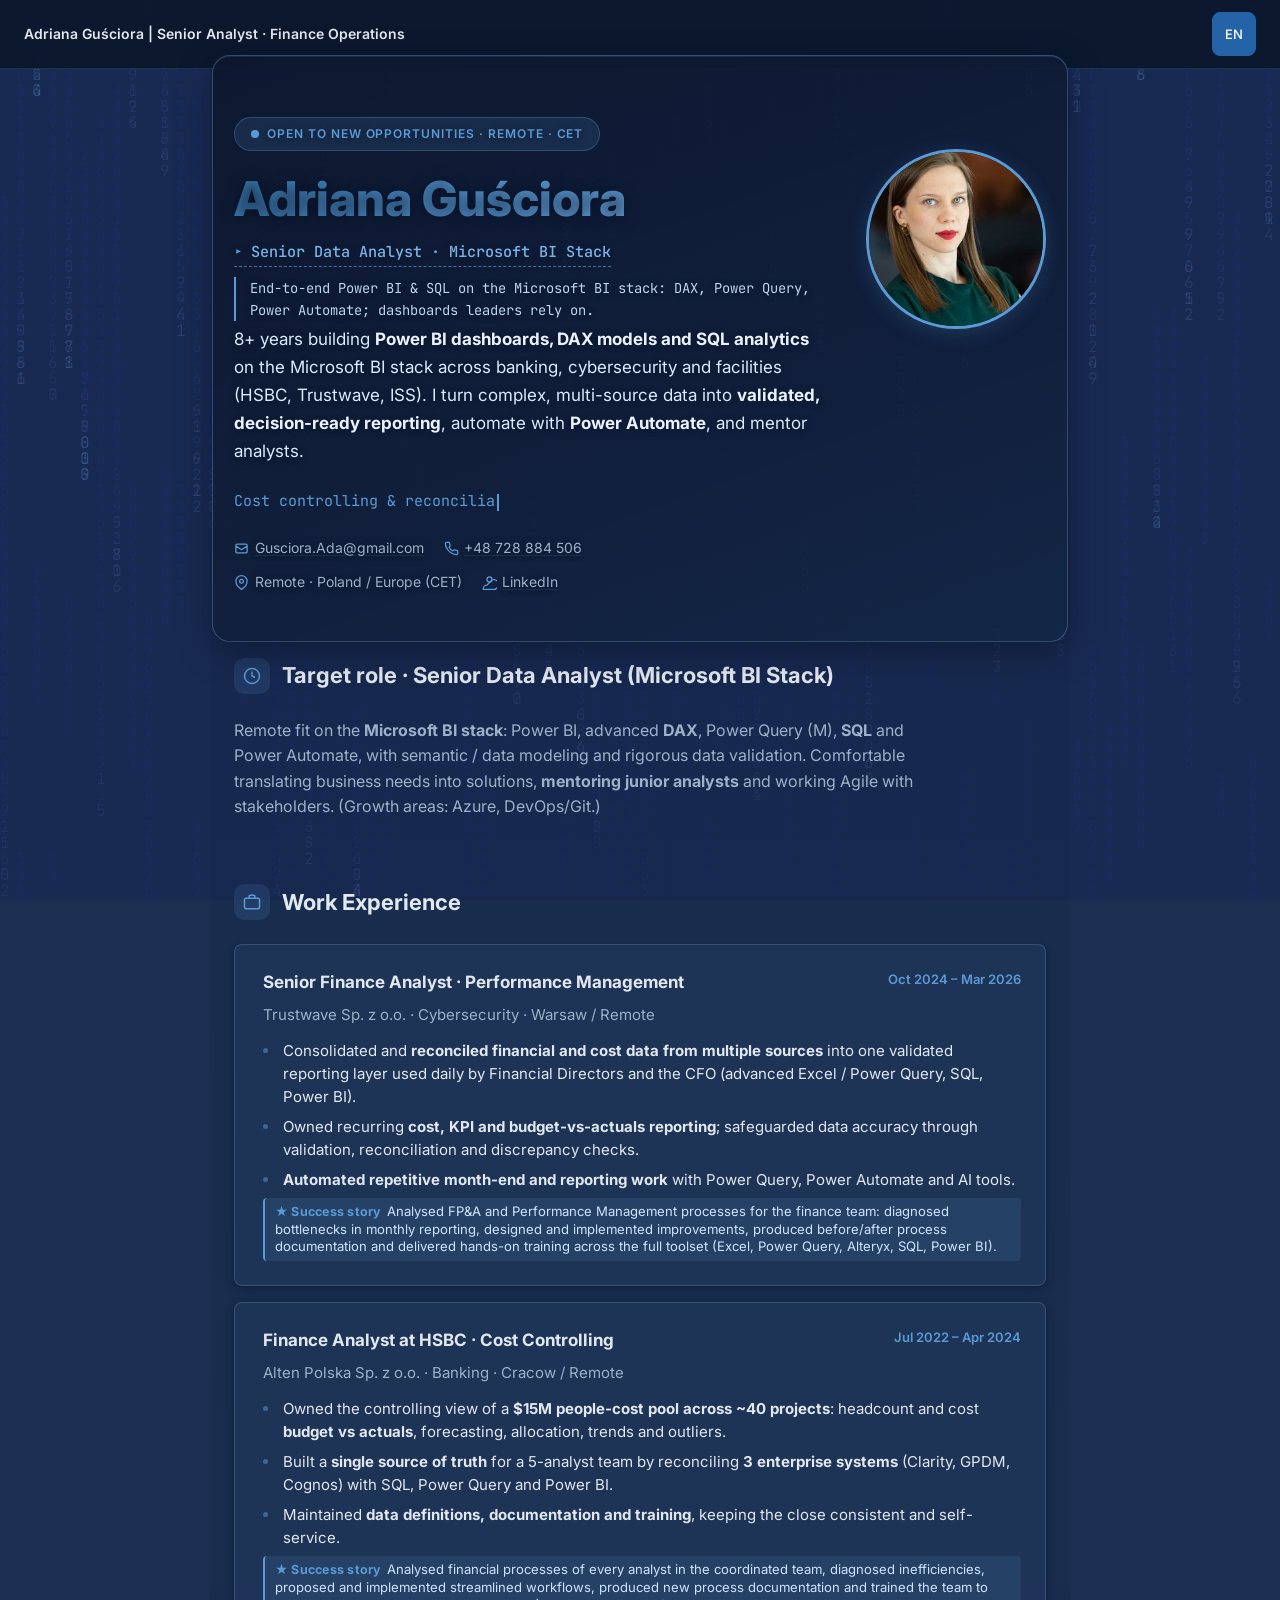
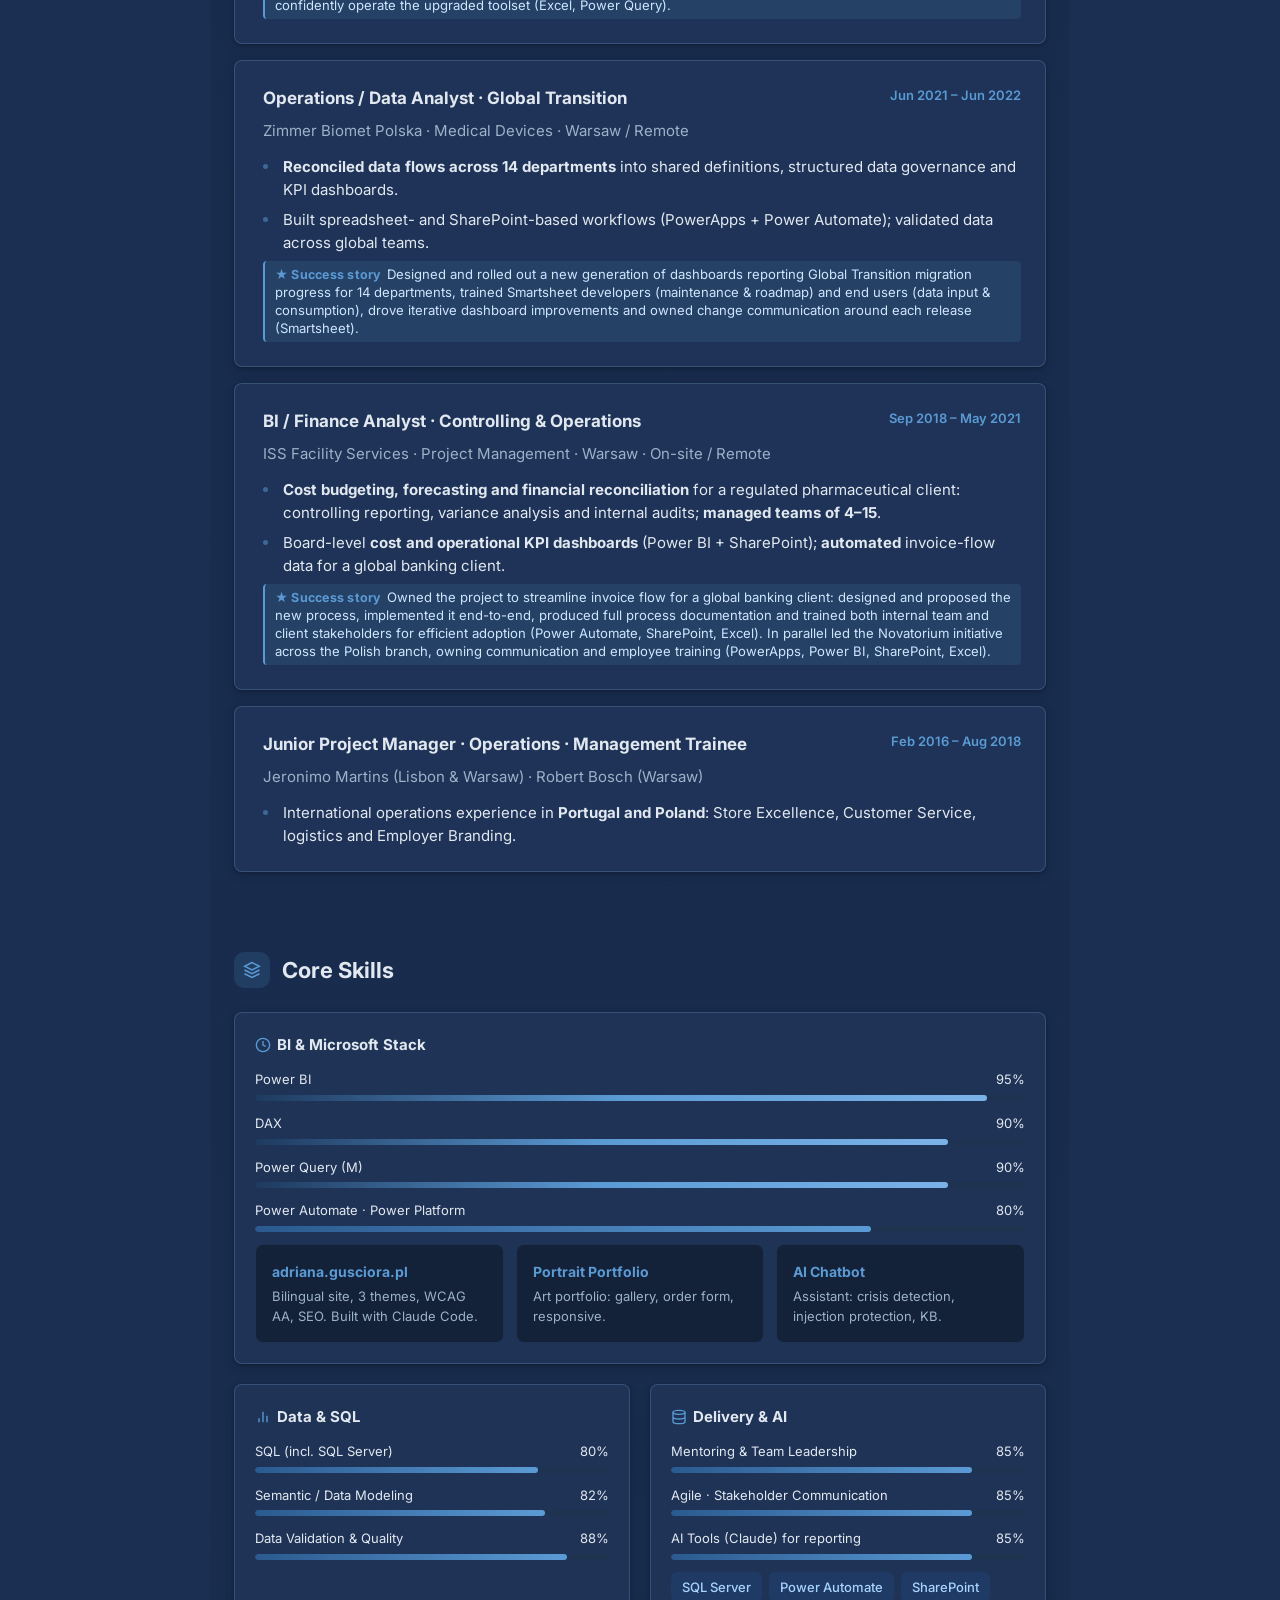
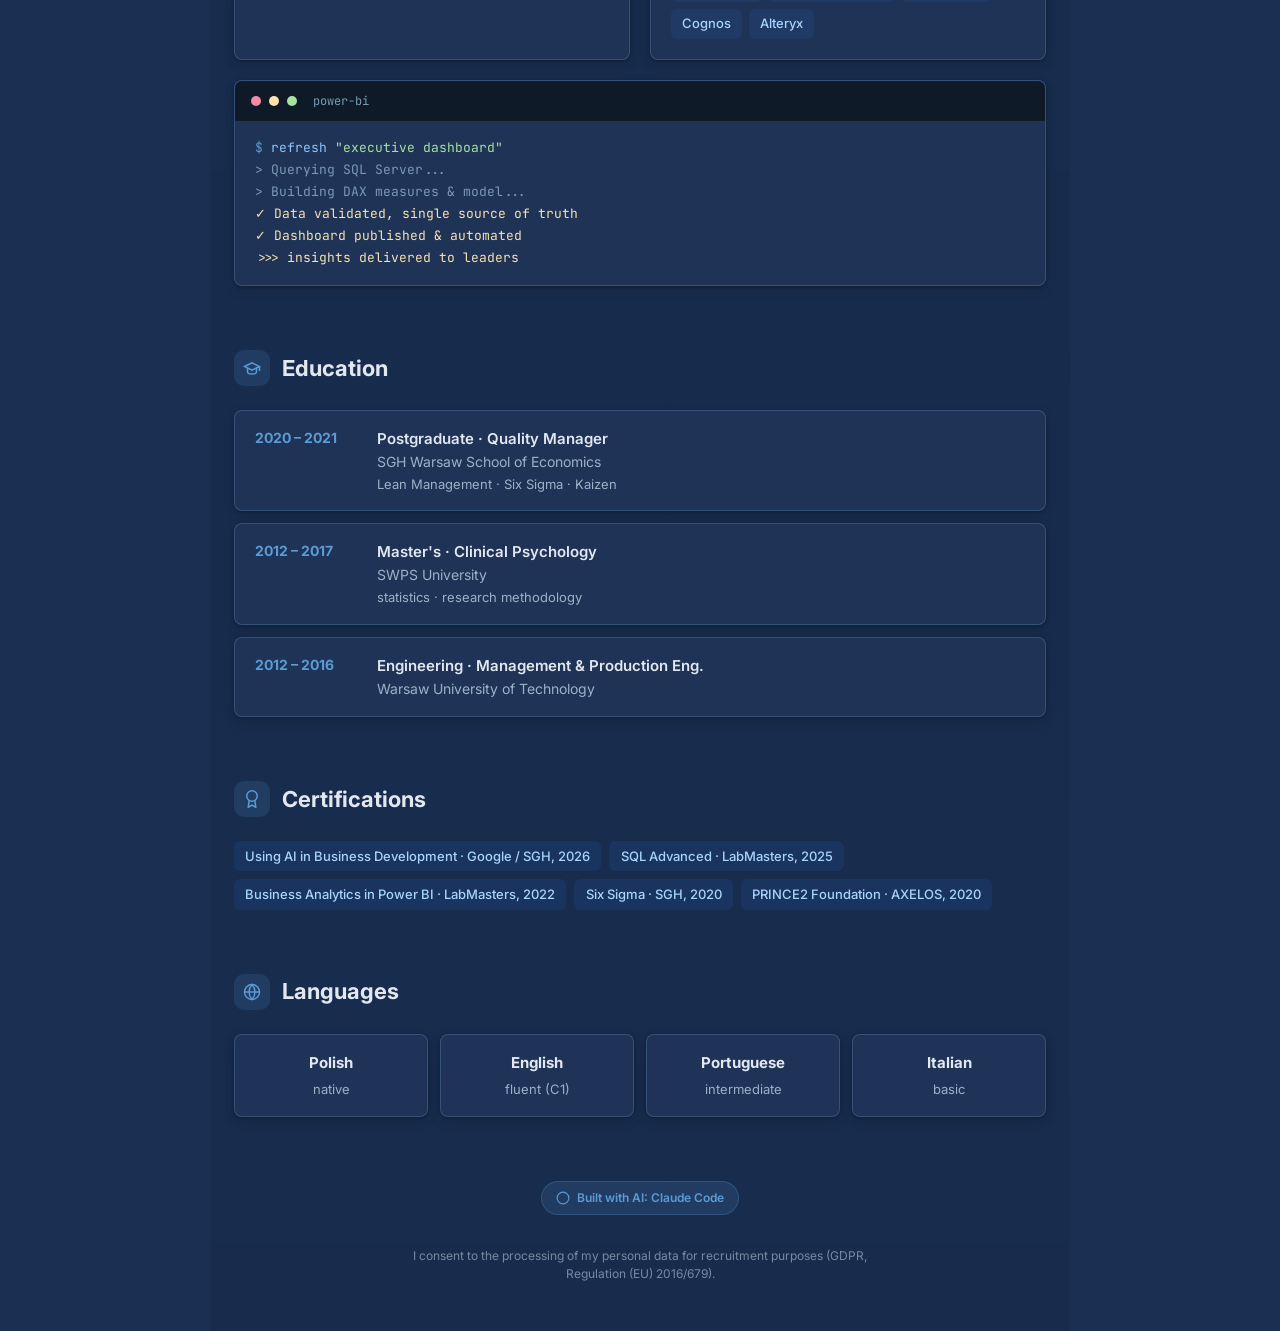
<file: cv/fusemachines_web_preview.html>
<!DOCTYPE html>
<html lang="en">
<head>
<meta charset="UTF-8">
<meta name="viewport" content="width=device-width, initial-scale=1.0">
<meta name="robots" content="noindex, nofollow">
<title>CV — Adriana Guściora · Senior Analyst, Finance Operations</title>
<link rel="preconnect" href="https://fonts.googleapis.com">
<link rel="preconnect" href="https://fonts.gstatic.com" crossorigin>
<link href="https://fonts.googleapis.com/css2?family=Inter:wght@400;500;600;700;800&family=JetBrains+Mono:wght@400;500&display=swap" rel="stylesheet">
<style>/* ===========================================
   CV Analityk — professional blue/navy design
   Dark/light mode, PL/EN toggle
   Clean, refined, with flower background
   =========================================== */

/* --- Color System (Blue / Navy) --- */
.cv-analyst {
  --ca-bg: #f8fafb;
  --ca-bg-alt: #eef1f5;
  --ca-surface: #ffffff;
  --ca-text: #1a2332;
  --ca-text-muted: #4a5a6a;
  --ca-accent: #1e56a0;
  --ca-accent-light: #2a6fc8;
  --ca-accent-hover: #174283;
  --ca-accent-glow: rgba(30, 86, 160, 0.10);
  --ca-gradient: linear-gradient(135deg, #0d2137, #1e56a0, #2a6fc8);
  --ca-border: #dce3eb;
  --ca-tag-bg: #eaf1fb;
  --ca-tag-text: #1e40af;
  --ca-card-shadow: 0 1px 3px rgba(0,0,0,0.05), 0 4px 12px rgba(0,0,0,0.03);
  --ca-font: 'Inter', -apple-system, BlinkMacSystemFont, 'Segoe UI', sans-serif;
  --ca-font-mono: 'JetBrains Mono', 'Fira Code', 'Cascadia Code', monospace;

  font-family: var(--ca-font);
  background: var(--ca-bg);
  color: var(--ca-text);
  min-height: 100vh;
  line-height: 1.6;
  position: relative;
  transition: background 0.3s ease, color 0.3s ease;
}

/* --- Dark mode --- */
.cv-analyst[data-mode="dark"] {
  --ca-bg: #0a1628;
  --ca-bg-alt: #0f1d32;
  --ca-surface: #132238;
  --ca-text: #e2e8f0;
  --ca-text-muted: #9cb2c8;
  --ca-accent: #5b9bd5;
  --ca-accent-light: #7ab3e8;
  --ca-accent-hover: #93c5fd;
  --ca-accent-glow: rgba(91, 155, 213, 0.15);
  --ca-gradient: linear-gradient(135deg, #3a7ab2, #5b9bd5, #7ab3e8);
  --ca-border: #1e3350;
  --ca-tag-bg: rgba(30, 86, 160, 0.20);
  --ca-tag-text: #a8d4ff;
  --ca-card-shadow: 0 1px 3px rgba(0,0,0,0.25), 0 4px 12px rgba(0,0,0,0.15);
}

/* --- Reset --- */
*, *::before, *::after {
  box-sizing: border-box;
  margin: 0;
  padding: 0;
}

html {
  scroll-behavior: smooth;
}

@media (prefers-reduced-motion: reduce) {
  html { scroll-behavior: auto; }
}

body {
  margin: 0;
  padding: 0;
}

/* --- Binary rain background (Matrix-style) --- */
.cv-analyst__binary-rain {
  position: fixed;
  top: 0;
  left: 0;
  width: 100%;
  height: 100%;
  pointer-events: none;
  z-index: 0;
}

/* --- Top bar --- */
.cv-analyst__topbar {
  position: sticky;
  top: 0;
  z-index: 100;
  display: flex;
  justify-content: flex-end;
  align-items: center;
  gap: 0.5rem;
  padding: 0.75rem 1.5rem;
  background: rgba(248, 250, 251, 0.85);
  backdrop-filter: blur(12px);
  -webkit-backdrop-filter: blur(12px);
  border-bottom: 1px solid var(--ca-border);
}

.cv-analyst[data-mode="dark"] .cv-analyst__topbar {
  background: rgba(10, 22, 40, 0.85);
}

.cv-analyst__toggle-btn {
  display: inline-flex;
  align-items: center;
  justify-content: center;
  gap: 0.4rem;
  padding: 0.4rem 0.75rem;
  min-height: 44px;
  min-width: 44px;
  font-size: 0.8125rem;
  font-family: var(--ca-font);
  font-weight: 500;
  background: var(--ca-surface);
  color: var(--ca-text-muted);
  border: 1px solid var(--ca-border);
  border-radius: 8px;
  cursor: pointer;
  transition: color 0.2s, border-color 0.2s, background-color 0.2s;
}

.cv-analyst__toggle-btn:hover {
  color: var(--ca-accent);
  border-color: var(--ca-accent);
}

.cv-analyst__toggle-btn svg {
  width: 16px;
  height: 16px;
}

.cv-analyst__toggle-btn--active {
  background: var(--ca-accent);
  color: #fff;
  border-color: var(--ca-accent);
}

.cv-analyst__toggle-btn--active:hover {
  color: #fff;
  background: var(--ca-accent-hover);
}

.cv-analyst[data-mode="dark"] .cv-analyst__toggle-btn--active {
  background: #2563a8;
  border-color: #2563a8;
}

.cv-analyst[data-mode="dark"] .cv-analyst__toggle-btn--active:hover {
  background: #1e56a0;
}

/* --- Top bar title --- */
.cv-analyst__topbar-title {
  font-size: 0.875rem;
  font-weight: 600;
  color: var(--ca-text);
  white-space: nowrap;
  overflow: hidden;
  text-overflow: ellipsis;
}

.cv-analyst__topbar-spacer {
  flex: 1;
}

/* --- Top bar divider --- */
.cv-analyst__topbar-divider {
  width: 1px;
  height: 20px;
  background: var(--ca-border);
  margin: 0 0.25rem;
}

/* --- Layout container --- */
.cv-analyst__container {
  position: relative;
  z-index: 1;
  max-width: 860px;
  margin: 0 auto;
  padding: 0 1.5rem;
}

/* --- Hero --- */
.cv-analyst__hero {
  padding: 3rem 0 2rem;
  display: flex;
  align-items: center;
  gap: 2.5rem;
}

.cv-analyst__hero-content {
  flex: 1;
  min-width: 0;
}

.cv-analyst__hero-badge {
  display: inline-flex;
  align-items: center;
  gap: 0.5rem;
  padding: 0.4rem 1rem;
  font-size: 0.75rem;
  font-weight: 600;
  text-transform: uppercase;
  letter-spacing: 0.08em;
  background: var(--ca-accent-glow);
  color: var(--ca-accent);
  border: 1px solid rgba(30, 86, 160, 0.25);
  border-radius: 20px;
  margin-bottom: 1.25rem;
}

.cv-analyst[data-mode="dark"] .cv-analyst__hero-badge {
  border-color: rgba(91, 155, 213, 0.3);
}

.cv-analyst__hero-badge .pulse {
  width: 8px;
  height: 8px;
  background: var(--ca-accent);
  border-radius: 50%;
  animation: pulse 2s ease-in-out infinite;
}

@keyframes pulse {
  0%, 100% { opacity: 1; transform: scale(1); }
  50% { opacity: 0.5; transform: scale(1.3); }
}

.cv-analyst__name {
  font-size: clamp(2.25rem, 5vw, 3rem);
  font-weight: 800;
  color: var(--ca-accent);
  background: var(--ca-gradient);
  -webkit-background-clip: text;
  -webkit-text-fill-color: transparent;
  background-clip: text;
  margin-bottom: 0.5rem;
  line-height: 1.15;
}

.cv-analyst__tagline {
  font-size: 1.0625rem;
  color: var(--ca-text-muted);
  max-width: 600px;
  margin: 0 0 1.5rem;
  line-height: 1.65;
}

/* --- Typing animation --- */
.cv-analyst__typing {
  font-family: var(--ca-font-mono);
  font-size: 0.9375rem;
  color: var(--ca-accent);
  min-height: 1.5em;
}

.cv-analyst__typing .cursor {
  display: inline-block;
  width: 2px;
  height: 1.1em;
  background: var(--ca-accent);
  margin-left: 2px;
  vertical-align: text-bottom;
  animation: blink 0.8s step-end infinite;
}

@keyframes blink {
  50% { opacity: 0; }
}

/* --- Contact row --- */
.cv-analyst__contact {
  display: flex;
  flex-wrap: wrap;
  gap: 0.75rem 1.25rem;
  margin-top: 1.5rem;
  font-size: 0.875rem;
}

.cv-analyst__contact-item {
  display: inline-flex;
  align-items: center;
  gap: 0.35rem;
  color: var(--ca-text-muted);
}

.cv-analyst__contact-item svg {
  width: 15px;
  height: 15px;
  color: var(--ca-accent);
  flex-shrink: 0;
}

.cv-analyst__contact-item a {
  color: var(--ca-text-muted);
  text-decoration: underline;
  text-underline-offset: 2px;
  text-decoration-color: var(--ca-border);
  transition: color 0.2s, text-decoration-color 0.2s;
}

.cv-analyst__contact-item a:hover {
  color: var(--ca-accent);
  text-decoration-color: var(--ca-accent);
}

/* --- Sections --- */
.cv-analyst__section {
  padding: 2rem 0;
}

.cv-analyst__section-header {
  display: flex;
  align-items: center;
  gap: 0.75rem;
  margin-bottom: 1.5rem;
}

.cv-analyst__section-icon {
  width: 36px;
  height: 36px;
  display: flex;
  align-items: center;
  justify-content: center;
  background: var(--ca-accent-glow);
  color: var(--ca-accent);
  border-radius: 10px;
  flex-shrink: 0;
}

.cv-analyst__section-icon svg {
  width: 18px;
  height: 18px;
}

.cv-analyst__section-title {
  font-size: 1.375rem;
  font-weight: 700;
  color: var(--ca-text);
  margin: 0;
  line-height: 1.3;
}

/* --- Experience cards --- */
.cv-analyst__exp-card {
  background: var(--ca-surface);
  border: 1px solid var(--ca-border);
  border-left: 3px solid var(--ca-accent);
  border-radius: 8px;
  padding: 1.5rem 1.5rem 1.5rem 1.75rem;
  margin-bottom: 1rem;
  box-shadow: var(--ca-card-shadow);
}

.cv-analyst__exp-header {
  display: flex;
  justify-content: space-between;
  align-items: flex-start;
  flex-wrap: wrap;
  gap: 0.5rem;
  margin-bottom: 0.4rem;
}

.cv-analyst__exp-role {
  font-size: 1.0625rem;
  font-weight: 700;
  color: var(--ca-text);
  margin: 0;
}

.cv-analyst__exp-period {
  font-size: 0.8125rem;
  color: var(--ca-accent);
  font-weight: 600;
  white-space: nowrap;
}

.cv-analyst__exp-company {
  font-size: 0.9375rem;
  color: var(--ca-text-muted);
  margin-bottom: 0.75rem;
}

.cv-analyst__exp-bullets {
  list-style: none;
  padding: 0;
  margin: 0;
  display: flex;
  flex-direction: column;
  gap: 0.4rem;
}

.cv-analyst__exp-bullets li {
  font-size: 0.9375rem;
  color: var(--ca-text);
  padding-left: 1.25rem;
  position: relative;
  line-height: 1.55;
}

.cv-analyst__exp-bullets li::before {
  content: '';
  position: absolute;
  left: 0;
  top: 0.6em;
  width: 5px;
  height: 5px;
  border-radius: 50%;
  background: var(--ca-accent);
  opacity: 0.5;
}

/* --- Skills --- */
.cv-analyst__skills-grid {
  display: grid;
  grid-template-columns: 1fr;
  gap: 1.25rem;
}

@media (min-width: 640px) {
  .cv-analyst__skills-grid {
    grid-template-columns: 1fr 1fr;
  }
}

.cv-analyst__skill-group {
  background: var(--ca-surface);
  border: 1px solid var(--ca-border);
  border-radius: 8px;
  padding: 1.25rem;
  box-shadow: var(--ca-card-shadow);
}

.cv-analyst__skill-group--ai {
  border-color: rgba(30, 86, 160, 0.35);
  background: rgba(234, 241, 251, 0.5);
  grid-column: 1 / -1;
  border-left: 3px solid var(--ca-accent);
}

.cv-analyst[data-mode="dark"] .cv-analyst__skill-group--ai {
  border-color: rgba(91, 155, 213, 0.35);
  background: rgba(30, 86, 160, 0.08);
}

.cv-analyst__skill-group h3 {
  font-size: 0.9375rem;
  font-weight: 700;
  color: var(--ca-text);
  margin: 0 0 0.75rem;
  display: flex;
  align-items: center;
  gap: 0.4rem;
}

.cv-analyst__skill-group h3 svg {
  width: 16px;
  height: 16px;
  color: var(--ca-accent);
}

/* --- Skill bars --- */
.cv-analyst__skill-bar {
  margin-bottom: 0.75rem;
}

.cv-analyst__skill-bar:last-of-type {
  margin-bottom: 0;
}

.cv-analyst__skill-label {
  display: flex;
  justify-content: space-between;
  font-size: 0.8125rem;
  margin-bottom: 0.3rem;
  color: var(--ca-text);
}

.cv-analyst__skill-track {
  height: 6px;
  background: #d5dde5;
  border-radius: 3px;
  overflow: hidden;
}

.cv-analyst[data-mode="dark"] .cv-analyst__skill-track {
  background: #1e3350;
}

/* Skill levels: expert (90+), advanced (80-89), proficient (70-79) */
.cv-analyst__skill-fill {
  height: 100%;
  border-radius: 3px;
  width: 0;
  background: var(--ca-gradient);
}

.cv-analyst__skill-fill[data-level="expert"] {
  background: linear-gradient(90deg, #0d2137, #1e56a0, #2a6fc8);
  transition: width 1.4s cubic-bezier(0.22, 1, 0.36, 1);
}

.cv-analyst__skill-fill[data-level="advanced"] {
  background: linear-gradient(90deg, #1e56a0, #3b82c8);
  transition: width 1.0s cubic-bezier(0.34, 1.56, 0.64, 1);
}

.cv-analyst__skill-fill[data-level="proficient"] {
  background: linear-gradient(90deg, #3b6fa0, #6ba3d6);
  transition: width 0.8s cubic-bezier(0.45, 0, 0.55, 1);
}

.cv-analyst[data-mode="dark"] .cv-analyst__skill-fill[data-level="expert"] {
  background: linear-gradient(90deg, #1e3a5f, #5b9bd5, #7ab3e8);
}

.cv-analyst[data-mode="dark"] .cv-analyst__skill-fill[data-level="advanced"] {
  background: linear-gradient(90deg, #2a5a8f, #5b9bd5);
}

.cv-analyst[data-mode="dark"] .cv-analyst__skill-fill[data-level="proficient"] {
  background: linear-gradient(90deg, #3a6a8f, #7ab3d5);
}

/* --- Tags --- */
.cv-analyst__tags {
  display: flex;
  flex-wrap: wrap;
  gap: 0.4rem;
}

.cv-analyst__tag {
  font-size: 0.8125rem;
  padding: 0.3rem 0.7rem;
  background: var(--ca-tag-bg);
  color: var(--ca-tag-text);
  border-radius: 6px;
  font-weight: 500;
}

.cv-analyst__tags--spaced {
  margin-top: 0.75rem;
}

.cv-analyst__tags--certs {
  gap: 0.5rem;
}

.cv-analyst__tag--link {
  text-decoration: none;
  cursor: pointer;
  transition: opacity 0.2s, transform 0.2s;
}

.cv-analyst__tag--link:hover {
  opacity: 0.85;
  transform: translateY(-1px);
}

.cv-analyst__cert-link {
  display: inline-flex;
  align-items: center;
  gap: 0.25rem;
  margin-top: 0.35rem;
  font-size: 0.75rem;
  color: var(--ca-accent);
  text-decoration: none;
  opacity: 0.8;
  transition: opacity 0.2s;
}

.cv-analyst__cert-link:hover {
  opacity: 1;
  text-decoration: underline;
}

.cv-analyst__cert-link svg {
  width: 12px;
  height: 12px;
}

button.cv-analyst__cert-link {
  background: none;
  border: none;
  cursor: pointer;
  padding: 0;
}

.cv-analyst__lang-cert {
  font-size: 0.8125rem;
  color: var(--ca-accent);
  background: none;
  border: none;
  padding: 0;
  cursor: pointer;
  font-family: inherit;
  margin-left: 0.25rem;
}

.cv-analyst__lang-cert:hover {
  text-decoration: underline;
}

button.cv-analyst__tag--link {
  border: none;
  cursor: pointer;
  font-family: inherit;
}

/* Clickable AI project tiles */
.cv-analyst__ai-project--link {
  text-decoration: none;
  color: inherit;
  transition: transform 0.2s, box-shadow 0.2s;
}

.cv-analyst__ai-project--link:hover {
  transform: translateY(-2px);
  box-shadow: 0 4px 12px rgba(0, 0, 0, 0.15);
}

/* --- Lightbox (cert gallery) --- */
.cv-cert-lightbox {
  position: fixed;
  inset: 0;
  z-index: 9999;
  display: flex;
  align-items: center;
  justify-content: center;
}

.cv-cert-lightbox[hidden] {
  display: none;
}

.cv-cert-lightbox__overlay {
  position: absolute;
  inset: 0;
  background: rgba(0, 0, 0, 0.88);
}

.cv-cert-lightbox__content {
  position: relative;
  display: flex;
  align-items: center;
  justify-content: center;
}

.cv-cert-lightbox__img {
  max-width: 90vw;
  max-height: 85vh;
  object-fit: contain;
  border-radius: 4px;
  box-shadow: 0 4px 32px rgba(0, 0, 0, 0.5);
}

.cv-cert-lightbox__pdf {
  width: 80vw;
  height: 85vh;
  border: none;
  border-radius: 4px;
  box-shadow: 0 4px 32px rgba(0, 0, 0, 0.5);
  background: #fff;
}

.cv-cert-lightbox__close,
.cv-cert-lightbox__prev,
.cv-cert-lightbox__next {
  position: absolute;
  background: rgba(255, 255, 255, 0.12);
  color: #fff;
  border: none;
  cursor: pointer;
  border-radius: 50%;
  display: flex;
  align-items: center;
  justify-content: center;
  transition: background 0.2s;
  z-index: 1;
}

.cv-cert-lightbox__close:hover,
.cv-cert-lightbox__prev:hover,
.cv-cert-lightbox__next:hover {
  background: rgba(255, 255, 255, 0.25);
}

.cv-cert-lightbox__close {
  top: 1rem;
  right: 1rem;
  width: 40px;
  height: 40px;
  font-size: 1.5rem;
  line-height: 1;
}

.cv-cert-lightbox__prev,
.cv-cert-lightbox__next {
  top: 50%;
  transform: translateY(-50%);
  width: 44px;
  height: 44px;
  font-size: 1.75rem;
  line-height: 1;
}

.cv-cert-lightbox__prev { left: 1rem; }
.cv-cert-lightbox__next { right: 1rem; }

.cv-cert-lightbox__counter {
  position: absolute;
  bottom: 1rem;
  left: 50%;
  transform: translateX(-50%);
  color: rgba(255, 255, 255, 0.7);
  font-size: 0.875rem;
}

.cv-analyst__tag--ai {
  background: var(--ca-accent-glow);
  color: var(--ca-accent);
  border: 1px solid rgba(30, 86, 160, 0.2);
}

.cv-analyst[data-mode="dark"] .cv-analyst__tag--ai {
  border-color: rgba(91, 155, 213, 0.25);
}

/* --- Terminal snippet --- */
.cv-analyst__terminal {
  background: #1a2332;
  border-radius: 8px;
  overflow: hidden;
  margin-top: 1.25rem;
  box-shadow: var(--ca-card-shadow);
  font-family: var(--ca-font-mono);
  font-size: 0.8125rem;
  line-height: 1.7;
}

.cv-analyst__terminal-header {
  display: flex;
  align-items: center;
  gap: 0.5rem;
  padding: 0.6rem 1rem;
  background: #0f1a28;
}

.cv-analyst__terminal-dot {
  width: 10px;
  height: 10px;
  border-radius: 50%;
}

.cv-analyst__terminal-dot--red { background: #f38ba8; }
.cv-analyst__terminal-dot--yellow { background: #f9e2af; }
.cv-analyst__terminal-dot--green { background: #a6e3a1; }

.cv-analyst__terminal-title {
  font-size: 0.75rem;
  color: #7a9ab4;
  margin-left: 0.5rem;
}

.cv-analyst__terminal-body {
  padding: 1rem 1.25rem;
  color: #c8d6e0;
  overflow-x: auto;
}

.cv-analyst__terminal-body .prompt { color: #5b9bd5; }
.cv-analyst__terminal-body .comment { color: #7a9ab4; }
.cv-analyst__terminal-body .keyword { color: #7ab3e8; }
.cv-analyst__terminal-body .string { color: #a6e3a1; }
.cv-analyst__terminal-body .function { color: #93c5fd; }
.cv-analyst__terminal-body .output { color: #f9e2af; }

/* --- AI project cards --- */
.cv-analyst__ai-projects {
  display: grid;
  grid-template-columns: 1fr;
  gap: 0.75rem;
  margin-top: 0.75rem;
}

@media (min-width: 640px) and (max-width: 767px) {
  .cv-analyst__ai-projects {
    grid-template-columns: 1fr 1fr;
  }
}

@media (min-width: 768px) {
  .cv-analyst__ai-projects {
    grid-template-columns: 1fr 1fr 1fr;
  }
}

.cv-analyst__ai-project {
  padding: 1rem;
  background: var(--ca-surface);
  border: 1px solid var(--ca-border);
  border-radius: 8px;
  text-align: left;
}

.cv-analyst__ai-project-name {
  font-size: 0.875rem;
  font-weight: 700;
  color: var(--ca-accent);
  margin: 0 0 0.25rem;
}

.cv-analyst__ai-project-desc {
  font-size: 0.8125rem;
  color: var(--ca-text-muted);
  line-height: 1.5;
  margin: 0;
}

/* --- Education --- */
.cv-analyst__edu-list {
  display: flex;
  flex-direction: column;
  gap: 0.75rem;
}

.cv-analyst__edu-item {
  display: grid;
  grid-template-columns: 110px 1fr;
  gap: 0.75rem;
  padding: 1rem 1.25rem;
  background: var(--ca-surface);
  border: 1px solid var(--ca-border);
  border-left: 3px solid var(--ca-accent);
  border-radius: 8px;
  box-shadow: var(--ca-card-shadow);
}

.cv-analyst__edu-year {
  font-size: 0.875rem;
  font-weight: 700;
  color: var(--ca-accent);
}

.cv-analyst__edu-title {
  font-size: 0.9375rem;
  font-weight: 600;
  color: var(--ca-text);
  margin: 0;
}

.cv-analyst__edu-school {
  font-size: 0.875rem;
  color: var(--ca-text-muted);
  margin: 0;
}

.cv-analyst__edu-desc {
  font-size: 0.8125rem;
  color: var(--ca-text-muted);
  margin: 0;
}

/* --- Languages --- */
.cv-analyst__lang-grid {
  display: grid;
  grid-template-columns: repeat(auto-fill, minmax(180px, 1fr));
  gap: 0.75rem;
}

.cv-analyst__lang-card {
  background: var(--ca-surface);
  border: 1px solid var(--ca-border);
  border-radius: 8px;
  padding: 1rem;
  text-align: center;
  box-shadow: var(--ca-card-shadow);
}

.cv-analyst__lang-name {
  font-weight: 700;
  color: var(--ca-text);
  font-size: 0.9375rem;
}

.cv-analyst__lang-level {
  font-size: 0.8125rem;
  color: var(--ca-text-muted);
  margin-top: 0.25rem;
}

/* --- Photo --- */
.cv-analyst__photo {
  width: 180px;
  height: 180px;
  border-radius: 50%;
  object-fit: cover;
  border: 3px solid var(--ca-accent);
  box-shadow: 0 4px 20px rgba(30, 86, 160, 0.15);
  flex-shrink: 0;
  align-self: flex-start;
  margin-top: 2rem;
}

.cv-analyst[data-mode="dark"] .cv-analyst__photo {
  box-shadow: 0 4px 20px rgba(91, 155, 213, 0.2);
}

/* --- Footer --- */
.cv-analyst__footer {
  text-align: center;
  padding: 2rem 0 3rem;
  font-size: 0.8125rem;
  color: var(--ca-text-muted);
}

.cv-analyst__gdpr {
  margin-top: 1.25rem;
  font-size: 0.75rem;
  color: var(--ca-text-muted);
  opacity: 0.7;
  max-width: 500px;
  margin-left: auto;
  margin-right: auto;
  line-height: 1.5;
}

.cv-analyst__ai-badge {
  display: inline-flex;
  align-items: center;
  gap: 0.4rem;
  padding: 0.4rem 0.9rem;
  font-size: 0.75rem;
  font-weight: 600;
  background: var(--ca-accent-glow);
  color: var(--ca-accent);
  border: 1px solid rgba(30, 86, 160, 0.2);
  border-radius: 20px;
  margin-bottom: 0.75rem;
}

.cv-analyst[data-mode="dark"] .cv-analyst__ai-badge {
  border-color: rgba(91, 155, 213, 0.25);
}

.cv-analyst__ai-badge svg {
  width: 14px;
  height: 14px;
}

/* --- Print button --- */
.cv-analyst__print-btn {
  display: inline-flex;
  align-items: center;
  gap: 0.5rem;
  padding: 0.5rem 1rem;
  min-height: 44px;
  font-size: 0.8125rem;
  font-family: var(--ca-font);
  font-weight: 500;
  background: var(--ca-surface);
  color: var(--ca-text-muted);
  border: 1px solid var(--ca-border);
  border-radius: 8px;
  cursor: pointer;
  transition: color 0.2s, border-color 0.2s;
  margin-top: 1rem;
}

.cv-analyst__print-btn:hover {
  color: var(--ca-accent);
  border-color: var(--ca-accent);
}

.cv-analyst__print-btn svg {
  width: 15px;
  height: 15px;
}

/* --- Skip link --- */
.cv-analyst__skip-link {
  position: absolute;
  left: -9999px;
  top: 0;
  z-index: 200;
  padding: 0.5rem 1rem;
  background: var(--ca-accent);
  color: #fff;
  font-size: 0.875rem;
  font-weight: 600;
  text-decoration: none;
  border-radius: 0 0 8px 0;
}

.cv-analyst__skip-link:focus {
  left: 0;
  top: 0;
}

/* --- Focus styles (WCAG) --- */
a:focus-visible,
button:focus-visible {
  outline: 3px solid var(--ca-accent);
  outline-offset: 2px;
}

/* --- Reduced motion --- */
@media (prefers-reduced-motion: reduce) {
  .cv-analyst__hero-badge .pulse { animation: none; }
  .cv-analyst__typing .cursor { animation: none; }
  .cv-analyst__skill-fill,
  .cv-analyst__skill-fill[data-level="expert"],
  .cv-analyst__skill-fill[data-level="advanced"],
  .cv-analyst__skill-fill[data-level="proficient"] {
    transition: none;
  }
  .cv-analyst__binary-rain { display: none; }
}

/* --- Responsive --- */
@media (max-width: 640px) {
  .cv-analyst__hero {
    flex-direction: column-reverse;
    text-align: center;
    gap: 1.25rem;
  }

  .cv-analyst__hero-content {
    display: flex;
    flex-direction: column;
    align-items: center;
  }

  .cv-analyst__contact {
    justify-content: center;
  }

  .cv-analyst__edu-item {
    grid-template-columns: 1fr;
    gap: 0.25rem;
  }

  .cv-analyst__topbar {
    padding: 0.5rem 1rem;
    flex-wrap: wrap;
    justify-content: center;
  }

  .cv-analyst__topbar-title,
  .cv-analyst__topbar-spacer {
    display: none;
  }

  .cv-analyst__exp-header {
    flex-direction: column;
  }

  .cv-analyst__container {
    padding: 0 1rem;
  }

  .cv-analyst__exp-card {
    padding: 1rem 1rem 1rem 1.25rem;
  }
}

/* =============================================
   PRINT — Professional CV layout for PDF/paper
   Editorial minimal: navy accents, tight grid,
   optimized for A4 (2 pages max)
   ============================================= */

@page {
  size: A4;
  margin: 1.2cm 1.5cm;
}

@media print {

  /* --- Reset to clean white --- */
  .cv-analyst {
    --ca-bg: #fff;
    --ca-surface: #fff;
    --ca-text: #1a1a1a;
    --ca-text-muted: #4a4a4a;
    --ca-border: #d0d5dd;
    --ca-accent: #1e3a6e;
    --ca-tag-bg: #eef2f7;
    --ca-tag-text: #1e3a6e;
    --ca-card-shadow: none;
    background: #fff;
    font-size: 9.5pt;
    line-height: 1.45;
  }

  /* --- Hide web-only elements --- */
  .cv-analyst__topbar,
  .cv-analyst__binary-rain,
  .cv-analyst__print-btn,
  .cv-analyst__ai-badge,
  .cv-analyst__typing,
  .cv-analyst__skip-link,
  .cv-analyst__terminal,
  .cv-analyst__hero-badge {
    display: none !important;
  }

  /* --- Container: full width for print --- */
  .cv-analyst__container {
    max-width: 100%;
    padding: 0;
  }

  /* ==========================================
     HERO — Compact header with accent bar
     ========================================== */
  .cv-analyst__hero {
    padding: 0 0 0.6cm;
    text-align: left;
    display: grid;
    grid-template-columns: 72pt 1fr;
    grid-template-rows: auto auto auto;
    gap: 0 0.5cm;
    align-items: start;
    border-bottom: 2.5pt solid #1e3a6e;
    margin-bottom: 0.4cm;
  }

  .cv-analyst__photo {
    grid-row: 1 / 4;
    width: 72pt;
    height: 72pt;
    border: 2pt solid #1e3a6e;
    box-shadow: none;
    margin: 0;
  }

  .cv-analyst__name {
    font-size: 18pt;
    font-weight: 800;
    -webkit-text-fill-color: #1e3a6e;
    color: #1e3a6e;
    margin: 0;
    line-height: 1.2;
    padding-top: 0.1cm;
  }

  .cv-analyst__tagline {
    font-size: 9pt;
    color: #4a4a4a;
    margin: 0.1cm 0 0;
    line-height: 1.4;
    max-width: none;
  }

  .cv-analyst__contact {
    margin-top: 0.15cm;
    gap: 0.3cm;
    justify-content: flex-start;
    font-size: 8.5pt;
  }

  .cv-analyst__contact-item svg {
    width: 10pt;
    height: 10pt;
    color: #1e3a6e;
  }

  .cv-analyst__contact-item a {
    text-decoration: none;
    color: #1a1a1a;
  }

  .cv-analyst__contact-item a::after {
    content: none;
  }

  /* ==========================================
     SECTIONS — Tight spacing
     ========================================== */
  .cv-analyst__section {
    padding: 0.25cm 0;
  }

  .cv-analyst__section-header {
    margin-bottom: 0.3cm;
    gap: 0.3cm;
    break-after: avoid;
    border-bottom: 0.75pt solid #d0d5dd;
    padding-bottom: 0.15cm;
  }

  .cv-analyst__section-icon {
    width: 20pt;
    height: 20pt;
    background: none;
    border-radius: 0;
  }

  .cv-analyst__section-icon svg {
    width: 14pt;
    height: 14pt;
    color: #1e3a6e;
  }

  .cv-analyst__section-title {
    font-size: 12pt;
    font-weight: 700;
    color: #1e3a6e;
    text-transform: uppercase;
    letter-spacing: 0.04em;
  }

  /* ==========================================
     EXPERIENCE — Dense cards
     ========================================== */
  .cv-analyst__exp-card {
    break-inside: avoid;
    box-shadow: none;
    border: none;
    border-left: 2pt solid #1e3a6e;
    border-radius: 0;
    padding: 0.2cm 0 0.2cm 0.4cm;
    margin-bottom: 0.25cm;
    background: none;
  }

  .cv-analyst__exp-header {
    margin-bottom: 0.05cm;
    gap: 0.2cm;
  }

  .cv-analyst__exp-role {
    font-size: 10pt;
    font-weight: 700;
    color: #1a1a1a;
  }

  .cv-analyst__exp-period {
    font-size: 8.5pt;
    font-weight: 600;
    color: #1e3a6e;
  }

  .cv-analyst__exp-company {
    font-size: 8.5pt;
    color: #4a4a4a;
    margin-bottom: 0.1cm;
  }

  .cv-analyst__exp-bullets {
    gap: 0.05cm;
  }

  .cv-analyst__exp-bullets li {
    font-size: 8.5pt;
    line-height: 1.4;
    padding-left: 0.35cm;
  }

  .cv-analyst__exp-bullets li::before {
    width: 3pt;
    height: 3pt;
    top: 0.55em;
    background: #1e3a6e;
    opacity: 0.6;
  }

  /* ==========================================
     SKILLS — Compact 2-column grid
     ========================================== */
  .cv-analyst__skills-grid {
    grid-template-columns: 1fr 1fr;
    gap: 0.3cm;
  }

  .cv-analyst__skill-group {
    break-inside: avoid;
    box-shadow: none;
    border: none;
    border-left: 2pt solid #1e3a6e;
    border-radius: 0;
    padding: 0.15cm 0 0.15cm 0.3cm;
    background: none;
  }

  .cv-analyst__skill-group--ai {
    grid-column: 1 / -1;
    border-left: 2pt solid #1e3a6e;
    background: none;
    border-top: none;
    border-right: none;
    border-bottom: none;
  }

  .cv-analyst__skill-group h3 {
    font-size: 9pt;
    font-weight: 700;
    margin-bottom: 0.15cm;
    color: #1e3a6e;
  }

  .cv-analyst__skill-group h3 svg {
    width: 11pt;
    height: 11pt;
  }

  /* --- Skill bars — compact for print --- */
  .cv-analyst__skill-bar {
    margin-bottom: 0.1cm;
  }

  .cv-analyst__skill-label {
    font-size: 8pt;
    margin-bottom: 0.03cm;
  }

  .cv-analyst__skill-track {
    height: 4pt;
    background: #e5e7eb;
    border-radius: 2pt;
  }

  .cv-analyst__skill-fill {
    border-radius: 2pt;
    transition: none;
    background: #1e3a6e !important;
  }

  .cv-analyst__skill-fill[data-width="95"] { width: 95% !important; }
  .cv-analyst__skill-fill[data-width="90"] { width: 90% !important; }
  .cv-analyst__skill-fill[data-width="85"] { width: 85% !important; }
  .cv-analyst__skill-fill[data-width="80"] { width: 80% !important; }
  .cv-analyst__skill-fill[data-width="75"] { width: 75% !important; }

  /* --- AI projects — inline in print --- */
  .cv-analyst__ai-projects {
    grid-template-columns: 1fr 1fr 1fr;
    gap: 0.2cm;
    margin-top: 0.2cm;
  }

  .cv-analyst__ai-project {
    padding: 0.15cm 0.25cm;
    border: 0.5pt solid #d0d5dd;
    border-radius: 0;
    background: #f8f9fb;
  }

  .cv-analyst__ai-project-name {
    font-size: 8pt;
    color: #1e3a6e;
    margin-bottom: 0.05cm;
  }

  .cv-analyst__ai-project-desc {
    font-size: 6.5pt;
    line-height: 1.3;
  }

  /* --- Tags — compact pills --- */
  .cv-analyst__tags {
    gap: 0.1cm;
  }

  .cv-analyst__tag {
    font-size: 7.5pt;
    padding: 0.05cm 0.2cm;
    background: #eef2f7;
    color: #1e3a6e;
    border-radius: 2pt;
    border: 0.5pt solid #d0d5dd;
  }

  /* ==========================================
     EDUCATION — Compact list
     ========================================== */
  .cv-analyst__edu-list {
    gap: 0.15cm;
  }

  .cv-analyst__edu-item {
    break-inside: avoid;
    box-shadow: none;
    border: none;
    border-left: 2pt solid #1e3a6e;
    border-radius: 0;
    padding: 0.1cm 0 0.1cm 0.4cm;
    background: none;
    grid-template-columns: 70pt 1fr;
    gap: 0.3cm;
  }

  .cv-analyst__edu-year {
    font-size: 8.5pt;
    font-weight: 700;
    color: #1e3a6e;
  }

  .cv-analyst__edu-title {
    font-size: 9pt;
    font-weight: 600;
  }

  .cv-analyst__edu-school {
    font-size: 8pt;
  }

  .cv-analyst__edu-desc {
    font-size: 7.5pt;
  }

  /* ==========================================
     LANGUAGES — Inline row
     ========================================== */
  .cv-analyst__lang-grid {
    grid-template-columns: repeat(4, 1fr);
    gap: 0.2cm;
  }

  .cv-analyst__lang-card {
    box-shadow: none;
    border: none;
    border-left: 2pt solid #1e3a6e;
    border-radius: 0;
    padding: 0.05cm 0 0.05cm 0.3cm;
    text-align: left;
    background: none;
  }

  .cv-analyst__lang-name {
    font-size: 9pt;
    font-weight: 700;
  }

  .cv-analyst__lang-level {
    font-size: 7.5pt;
  }

  /* ==========================================
     FOOTER — Compact GDPR line
     ========================================== */
  .cv-analyst__footer {
    padding: 0.3cm 0 0;
    border-top: 0.5pt solid #d0d5dd;
    margin-top: 0.2cm;
  }

  .cv-analyst__gdpr {
    font-size: 7pt;
    color: #888;
    opacity: 1;
    margin-top: 0;
    max-width: none;
    text-align: center;
  }
}
</style>
<style>
  /* lighter navy base; full-bleed -> kill the 1.2cm white @page margins from cv-analityk.css */
  @page { margin: 0 !important; }
  html, body { background: #1a2f52 !important; }
  .cv-analyst, .cv-analyst[data-mode="dark"]{ --ca-bg:#1a2f52; background:#1a2f52 !important; }
  .cv-analyst__topbar { position: static; }
  .cv-analyst__success-tag{ display:inline-block; color:var(--ca-accent-light); font-weight:700; font-size:.78rem; letter-spacing:.02em; margin-right:6px; }

  /* role line under the name -> links to the cv-analityk site */
  .cv-analyst__role-link{ display:inline-flex; align-items:center; gap:.5rem; margin:.35rem 0 .15rem;
    font-family: var(--ca-font-mono); font-weight:500; font-size:.95rem; color: var(--ca-accent-light);
    text-decoration:none; border-bottom:1px dashed rgba(122,179,232,.55); padding-bottom:2px; }
  .cv-analyst__role-link::before{ content:"▸"; color: var(--ca-accent); }
  .cv-analyst__role-link:hover{ color:#cfe6ff; border-bottom-color:#cfe6ff; }

  /* one concrete, finished headline (replaces the typing line in the PDF) */
  .cv-analyst__headline{ font-family:var(--ca-font-mono); font-size:.86rem; color:#bcd6f2;
    margin:.5rem 0 .2rem; padding-left:.85rem; border-left:2px solid var(--ca-accent); }

  /* success story per role */
  .cv-analyst__exp-success{ margin-top:7px; padding:5px 10px; font-size:.82rem; line-height:1.35;
    color:#cfe6ff; background:rgba(91,155,213,.12); border-left:2px solid var(--ca-accent); border-radius:4px; }
  .cv-analyst__exp-success span{ color:var(--ca-accent); font-weight:700; margin-right:5px; }

  /* ===== HERO readability: calm darker panel behind the hero so text separates from the rain ===== */
  .cv-analyst__hero{ position:relative; z-index:1; }
  .cv-analyst__hero::before{ content:""; position:absolute; z-index:-1;
    inset:-14px -22px -16px -22px; border-radius:18px;
    background: linear-gradient(160deg, rgba(13,24,46,.92) 0%, rgba(16,30,56,.88) 55%, rgba(20,38,70,.82) 100%);
    border:1px solid rgba(132,182,234,.30);
    box-shadow: 0 10px 34px rgba(6,14,30,.45), inset 0 1px 0 rgba(160,200,245,.10);
    pointer-events:none; }
  /* hero text pops over the (now darker) panel */
  .cv-analyst__name{ text-shadow:0 1px 14px rgba(5,12,26,.6); }
  .cv-analyst__role-link, .cv-analyst__headline, .cv-analyst__tagline,
  .cv-analyst__contact-item, .cv-analyst__hero-badge{ text-shadow:0 1px 6px rgba(5,12,26,.55); }
  .cv-analyst__tagline{ color:#dcebff !important; }
  .cv-analyst__tagline strong{ color:#eaf3ff; }

  /* readability: faint, EVEN rain + light veil; cards get a visible edge so they don't blend */
  .cv-analyst__container{ position:relative; z-index:1; }
  .cv-analyst__container::before{ content:""; position:absolute; inset:0; z-index:-1;
    background: linear-gradient(180deg, rgba(20,36,64,.16), rgba(20,36,64,.26)); pointer-events:none; }
  .cv-analyst__exp-card, .cv-analyst__skill-group, .cv-analyst__terminal,
  .cv-analyst__lang-card, .cv-analyst__edu-item{
    background: rgba(33,54,90,.82) !important; border:1px solid rgba(140,185,235,.22) !important; }

  /* ===== COMPACT mode (only for the 2-page PDF) ===== */
  .cv-analyst.compact{ font-size:7.4pt !important; line-height:1.26 !important; }
  .cv-analyst.compact .cv-analyst__container{ max-width:800px !important; padding:6px 26px 12px !important; }
  .cv-analyst.compact .cv-analyst__hero{ padding:2px 0 8px !important; gap:14px !important; margin-bottom:4px !important; }
  .cv-analyst.compact .cv-analyst__name{ font-size:21pt !important; line-height:1.04 !important; }
  .cv-analyst.compact .cv-analyst__role-link{ font-size:8.4pt !important; margin:2px 0 !important; }
  .cv-analyst.compact .cv-analyst__headline{ font-size:8pt !important; margin:4px 0 3px !important; }
  .cv-analyst.compact .cv-analyst__tagline{ font-size:8pt !important; line-height:1.3 !important; margin:3px 0 !important; max-width:68ch !important; }
  .cv-analyst.compact .cv-analyst__typing{ display:none !important; }
  .cv-analyst.compact .cv-analyst__hero-badge{ font-size:6.8pt !important; padding:2px 8px !important; margin-bottom:3px !important; }
  .cv-analyst.compact .cv-analyst__photo{ width:92px !important; height:92px !important; }
  .cv-analyst.compact .cv-analyst__contact{ gap:3px 14px !important; font-size:7.4pt !important; margin-top:5px !important; }
  .cv-analyst.compact .cv-analyst__contact-item svg{ width:12px !important; height:12px !important; }
  .cv-analyst.compact #target-role{ display:none !important; }
  .cv-analyst.compact .cv-analyst__section{ margin:7px 0 !important; padding:0 !important; }
  .cv-analyst.compact .cv-analyst__section-header{ margin-bottom:4px !important; gap:7px !important; }
  .cv-analyst.compact .cv-analyst__section-title{ font-size:8.6pt !important; }
  .cv-analyst.compact .cv-analyst__section-icon{ width:20px !important; height:20px !important; }
  .cv-analyst.compact .cv-analyst__section-icon svg{ width:12px !important; height:12px !important; }
  .cv-analyst.compact .cv-analyst__exp-card{ margin-bottom:5px !important; padding:6px 10px !important; break-inside:avoid; page-break-inside:avoid; }
  .cv-analyst.compact .cv-analyst__exp-header{ margin-bottom:1px !important; }
  .cv-analyst.compact .cv-analyst__exp-role{ font-size:8.8pt !important; }
  .cv-analyst.compact .cv-analyst__exp-period{ font-size:6.9pt !important; }
  .cv-analyst.compact .cv-analyst__exp-company{ font-size:7.3pt !important; margin:1px 0 2px !important; }
  .cv-analyst.compact .cv-analyst__exp-bullets li{ font-size:7.4pt !important; line-height:1.26 !important; margin-bottom:1px !important; padding-left:14px !important; }
  .cv-analyst.compact .cv-analyst__exp-success{ font-size:7.1pt !important; padding:3px 8px !important; margin-top:4px !important; }
  .cv-analyst.compact .cv-analyst__skills-grid{ gap:8px !important; }
  .cv-analyst.compact .cv-analyst__skill-group{ padding:7px 10px !important; break-inside:avoid; }
  .cv-analyst.compact .cv-analyst__skill-group h3{ font-size:8pt !important; margin-bottom:4px !important; }
  .cv-analyst.compact .cv-analyst__skill-bar{ margin-bottom:3px !important; }
  .cv-analyst.compact .cv-analyst__skill-label{ font-size:7.1pt !important; margin-bottom:1px !important; }
  .cv-analyst.compact .cv-analyst__skill-track{ height:3.5px !important; }
  /* cv2 + c3 now INCLUDED in the PDF, compacted */
  .cv-analyst.compact .cv-analyst__ai-projects{ display:grid !important; grid-template-columns:1fr 1fr 1fr !important; gap:6px !important; margin-top:7px !important; }
  .cv-analyst.compact .cv-analyst__ai-project{ padding:5px 7px !important; }
  .cv-analyst.compact .cv-analyst__ai-project-name{ font-size:7.2pt !important; }
  .cv-analyst.compact .cv-analyst__ai-project-desc{ font-size:6.5pt !important; line-height:1.25 !important; }
  .cv-analyst.compact .cv-analyst__terminal{ margin-top:8px !important; }
  .cv-analyst.compact .cv-analyst__terminal-header{ padding:4px 8px !important; }
  .cv-analyst.compact .cv-analyst__terminal-title{ font-size:7pt !important; }
  .cv-analyst.compact .cv-analyst__terminal-body{ padding:7px 10px !important; font-size:6.6pt !important; line-height:1.45 !important; }
  .cv-analyst.compact .cv-analyst__edu-list{ gap:5px !important; }
  .cv-analyst.compact .cv-analyst__edu-item{ margin-bottom:0 !important; padding:5px 8px !important; }
  .cv-analyst.compact .cv-analyst__edu-title{ font-size:8pt !important; }
  .cv-analyst.compact .cv-analyst__edu-school,.cv-analyst.compact .cv-analyst__edu-desc{ font-size:7pt !important; }
  .cv-analyst.compact .cv-analyst__tag{ font-size:7pt !important; padding:2px 6px !important; }
  .cv-analyst.compact .cv-analyst__lang-card{ padding:4px 8px !important; }
  .cv-analyst.compact .cv-analyst__lang-name{ font-size:7.6pt !important; }
  .cv-analyst.compact .cv-analyst__lang-level{ font-size:6.9pt !important; }
  .cv-analyst.compact .cv-analyst__footer{ margin-top:7px !important; padding-top:6px !important; }
  .cv-analyst.compact .cv-analyst__gdpr{ font-size:6.2pt !important; }
  .cv-analyst.compact .cv-analyst__ai-badge{ font-size:6.8pt !important; }

  /* ---- balance: fill ~two A4 pages (tuned) ---- */
  .cv-analyst.compact{ font-size:8.3pt !important; line-height:1.34 !important; }
  .cv-analyst.compact .cv-analyst__container{ padding:9px 30px 12px !important; }
  .cv-analyst.compact .cv-analyst__hero{ padding:3px 0 9px !important; gap:16px !important; margin-bottom:4px !important; }
  .cv-analyst.compact .cv-analyst__name{ font-size:24pt !important; }
  .cv-analyst.compact .cv-analyst__role-link{ font-size:9.4pt !important; margin:4px 0 !important; }
  .cv-analyst.compact .cv-analyst__headline{ font-size:8.8pt !important; margin:6px 0 4px !important; }
  .cv-analyst.compact .cv-analyst__tagline{ font-size:8.6pt !important; line-height:1.38 !important; margin:5px 0 !important; }
  .cv-analyst.compact .cv-analyst__hero-badge{ font-size:7.3pt !important; padding:3px 9px !important; margin-bottom:5px !important; }
  .cv-analyst.compact .cv-analyst__photo{ width:106px !important; height:106px !important; }
  .cv-analyst.compact .cv-analyst__contact{ gap:5px 16px !important; font-size:8pt !important; margin-top:8px !important; }
  .cv-analyst.compact .cv-analyst__contact-item svg{ width:13px !important; height:13px !important; }
  .cv-analyst.compact .cv-analyst__section{ margin:8px 0 !important; }
  .cv-analyst.compact .cv-analyst__section-header{ margin-bottom:7px !important; gap:9px !important; }
  .cv-analyst.compact .cv-analyst__section-title{ font-size:9.8pt !important; }
  .cv-analyst.compact .cv-analyst__section-icon{ width:24px !important; height:24px !important; }
  .cv-analyst.compact .cv-analyst__section-icon svg{ width:14px !important; height:14px !important; }
  .cv-analyst.compact .cv-analyst__exp-card{ margin-bottom:8px !important; padding:9px 13px !important; }
  .cv-analyst.compact .cv-analyst__exp-header{ margin-bottom:2px !important; }
  .cv-analyst.compact .cv-analyst__exp-role{ font-size:10pt !important; }
  .cv-analyst.compact .cv-analyst__exp-period{ font-size:7.8pt !important; }
  .cv-analyst.compact .cv-analyst__exp-company{ font-size:8.2pt !important; margin:2px 0 4px !important; }
  .cv-analyst.compact .cv-analyst__exp-bullets li{ font-size:8.4pt !important; line-height:1.34 !important; margin-bottom:2px !important; padding-left:16px !important; }
  .cv-analyst.compact .cv-analyst__exp-success{ font-size:8.1pt !important; padding:5px 10px !important; margin-top:6px !important; }
  .cv-analyst.compact .cv-analyst__skills-grid{ gap:10px !important; }
  .cv-analyst.compact .cv-analyst__skill-group{ padding:10px 13px !important; }
  .cv-analyst.compact .cv-analyst__skill-group h3{ font-size:9pt !important; margin-bottom:7px !important; }
  .cv-analyst.compact .cv-analyst__skill-bar{ margin-bottom:6px !important; }
  .cv-analyst.compact .cv-analyst__skill-label{ font-size:8.1pt !important; margin-bottom:3px !important; }
  .cv-analyst.compact .cv-analyst__skill-track{ height:4.5px !important; }
  .cv-analyst.compact .cv-analyst__ai-projects{ gap:8px !important; margin-top:9px !important; }
  .cv-analyst.compact .cv-analyst__ai-project{ padding:7px 9px !important; }
  .cv-analyst.compact .cv-analyst__ai-project-name{ font-size:8.2pt !important; }
  .cv-analyst.compact .cv-analyst__ai-project-desc{ font-size:7.4pt !important; line-height:1.32 !important; }
  .cv-analyst.compact .cv-analyst__terminal{ margin-top:10px !important; }
  .cv-analyst.compact .cv-analyst__terminal-header{ padding:6px 11px !important; }
  .cv-analyst.compact .cv-analyst__terminal-body{ padding:10px 13px !important; font-size:7.9pt !important; line-height:1.5 !important; }
  .cv-analyst.compact .cv-analyst__edu-list{ gap:7px !important; }
  .cv-analyst.compact .cv-analyst__edu-item{ padding:8px 11px !important; }
  .cv-analyst.compact .cv-analyst__edu-title{ font-size:8.8pt !important; }
  .cv-analyst.compact .cv-analyst__edu-school,.cv-analyst.compact .cv-analyst__edu-desc{ font-size:7.8pt !important; }
  .cv-analyst.compact .cv-analyst__tag{ font-size:7.9pt !important; padding:4px 10px !important; }
  .cv-analyst.compact .cv-analyst__lang-card{ padding:8px 11px !important; }
  .cv-analyst.compact .cv-analyst__lang-name{ font-size:8.8pt !important; }
  .cv-analyst.compact .cv-analyst__lang-level{ font-size:7.9pt !important; }
  .cv-analyst.compact .cv-analyst__footer{ margin-top:8px !important; padding-top:8px !important; }
  .cv-analyst.compact .cv-analyst__gdpr{ font-size:7pt !important; }
  .cv-analyst.compact #core-skills{ break-before:page !important; page-break-before:always !important; }
  .cv-analyst.compact .cv-analyst__success-tag{ font-size:6.9pt !important; display:block !important; margin:0 0 1px !important; }

  /* fit page 1 (hero + experience) within a single page so the break is clean */
  .cv-analyst.compact .cv-analyst__hero{ padding:2px 0 7px !important; gap:14px !important; margin-bottom:3px !important; }
  .cv-analyst.compact .cv-analyst__name{ font-size:21pt !important; }
  .cv-analyst.compact .cv-analyst__photo{ width:90px !important; height:90px !important; }
  .cv-analyst.compact .cv-analyst__headline{ font-size:8pt !important; margin:4px 0 3px !important; }
  .cv-analyst.compact .cv-analyst__tagline{ font-size:7.8pt !important; line-height:1.3 !important; margin:4px 0 !important; }
  .cv-analyst.compact .cv-analyst__contact{ font-size:7.4pt !important; margin-top:6px !important; gap:4px 14px !important; }
  .cv-analyst.compact .cv-analyst__exp-card{ margin-bottom:6px !important; padding:7px 11px !important; }
  .cv-analyst.compact .cv-analyst__exp-role{ font-size:9.4pt !important; }
  .cv-analyst.compact .cv-analyst__exp-company{ font-size:7.6pt !important; margin:1px 0 3px !important; }
  .cv-analyst.compact .cv-analyst__exp-bullets li{ font-size:7.5pt !important; line-height:1.28 !important; margin-bottom:1.5px !important; }
  .cv-analyst.compact .cv-analyst__exp-success{ font-size:6.9pt !important; line-height:1.3 !important; padding:4px 9px !important; margin-top:4px !important; }
  /* shrink the page-2 cluster (skills + terminal + edu + certs + langs) to fit one page */
  .cv-analyst.compact #core-skills{ margin-top:0 !important; }
  .cv-analyst.compact .cv-analyst__skill-group{ padding:8px 11px !important; }
  .cv-analyst.compact .cv-analyst__skill-group h3{ margin-bottom:6px !important; }
  .cv-analyst.compact .cv-analyst__skill-bar{ margin-bottom:3px !important; }
  .cv-analyst.compact .cv-analyst__skill-track{ height:4px !important; }
  .cv-analyst.compact .cv-analyst__ai-projects{ margin-top:6px !important; gap:7px !important; }
  .cv-analyst.compact .cv-analyst__ai-project{ padding:6px 8px !important; }
  .cv-analyst.compact .cv-analyst__terminal{ margin-top:6px !important; }
  .cv-analyst.compact .cv-analyst__terminal-body{ padding:7px 12px !important; font-size:7.7pt !important; line-height:1.32 !important; }
  .cv-analyst.compact .cv-analyst__edu-item{ padding:5px 10px !important; }
  .cv-analyst.compact .cv-analyst__lang-card{ padding:5px 10px !important; }
  .cv-analyst.compact section.cv-analyst__section{ margin:5px 0 !important; }
  .cv-analyst.compact .cv-analyst__footer{ margin-top:5px !important; padding-top:6px !important; }
  .cv-analyst.compact .cv-analyst__certs .cv-analyst__tag, .cv-analyst.compact .cv-analyst__tags--certs .cv-analyst__tag{ margin:2px 3px 0 0 !important; }

  /* hero backdrop panel sized for the compact PDF layout */
  .cv-analyst.compact .cv-analyst__hero{ padding:10px 0 11px !important; }
  .cv-analyst.compact .cv-analyst__hero::before{ inset:0 -16px 2px -16px !important; border-radius:14px !important; }
</style>
</head>
<body>
<div class="cv-analyst" id="cv-analyst" data-mode="dark">
  <canvas class="cv-analyst__binary-rain" id="rain-canvas" aria-hidden="true"></canvas>

  <nav class="cv-analyst__topbar" aria-label="bar">
    <span class="cv-analyst__topbar-title">Adriana Guściora | Senior Analyst · Finance Operations</span>
    <span class="cv-analyst__topbar-spacer" aria-hidden="true"></span>
    <button type="button" class="cv-analyst__toggle-btn cv-analyst__toggle-btn--active">EN</button>
  </nav>

  <main class="cv-analyst__container">

    <section class="cv-analyst__hero">
      <div class="cv-analyst__hero-content">
        <div class="cv-analyst__hero-badge"><span class="pulse" aria-hidden="true"></span><span>Open to new opportunities · Remote · CET</span></div>
        <h1 id="cv-name" class="cv-analyst__name">Adriana Guściora</h1>
        <a class="cv-analyst__role-link" href="https://adrwis.github.io/cv-analityk/" target="_blank" rel="noopener">Senior Data Analyst · Microsoft BI Stack</a>
        <p class="cv-analyst__headline" id="headline">End-to-end Power BI &amp; SQL on the Microsoft BI stack: DAX, Power Query, Power Automate; dashboards leaders rely on.</p>
        <p class="cv-analyst__tagline">8+ years building <strong>Power BI dashboards, DAX models and SQL analytics</strong> on the Microsoft BI stack across banking, cybersecurity and facilities (HSBC, Trustwave, ISS). I turn complex, multi-source data into <strong>validated, decision-ready reporting</strong>, automate with <strong>Power Automate</strong>, and mentor analysts.</p>
        <div class="cv-analyst__typing" id="typing-area" aria-live="polite"></div>

        <div class="cv-analyst__contact">
          <span class="cv-analyst__contact-item"><svg viewBox="0 0 24 24" fill="none" stroke="currentColor" stroke-width="2" aria-hidden="true"><path d="M3 8l7.89 5.26a2 2 0 002.22 0L21 8M5 19h14a2 2 0 002-2V7a2 2 0 00-2-2H5a2 2 0 00-2 2v10a2 2 0 002 2z"/></svg><a href="mailto:Gusciora.Ada@gmail.com">Gusciora.Ada@gmail.com</a></span>
          <span class="cv-analyst__contact-item"><svg viewBox="0 0 24 24" fill="none" stroke="currentColor" stroke-width="2" aria-hidden="true"><path d="M22 16.92v3a2 2 0 01-2.18 2 19.79 19.79 0 01-8.63-3.07 19.5 19.5 0 01-6-6 19.79 19.79 0 01-3.07-8.67A2 2 0 014.11 2h3a2 2 0 012 1.72c.127.96.361 1.903.7 2.81a2 2 0 01-.45 2.11L8.09 9.91a16 16 0 006 6l1.27-1.27a2 2 0 012.11-.45c.907.339 1.85.573 2.81.7A2 2 0 0122 16.92z"/></svg><a href="tel:+48728884506">+48 728 884 506</a></span>
          <span class="cv-analyst__contact-item"><svg viewBox="0 0 24 24" fill="none" stroke="currentColor" stroke-width="2" aria-hidden="true"><path d="M21 10c0 7-9 13-9 13s-9-6-9-13a9 9 0 0118 0z"/><circle cx="12" cy="10" r="3"/></svg><span>Remote · Poland / Europe (CET)</span></span>
          <span class="cv-analyst__contact-item"><svg viewBox="0 0 24 24" fill="none" stroke="currentColor" stroke-width="2" aria-hidden="true"><path d="M16 8a6 6 0 016 14v1H2v-1a6 6 0 016-6z"/><circle cx="12" cy="7" r="4"/></svg><a href="https://www.linkedin.com/in/adriana-gu/">LinkedIn</a></span>
        </div>
      </div>
      <img src="[data-uri]" alt="Adriana Guściora" class="cv-analyst__photo" width="180" height="180">
    </section>

    <section class="cv-analyst__section" id="target-role">
      <div class="cv-analyst__section-header"><div class="cv-analyst__section-icon" aria-hidden="true"><svg viewBox="0 0 24 24" fill="none" stroke="currentColor" stroke-width="2"><circle cx="12" cy="12" r="10"/><path d="M12 6v6l4 2"/></svg></div><h2 class="cv-analyst__section-title">Target role · Senior Data Analyst (Microsoft BI Stack)</h2></div>
      <p style="color:var(--ca-text-muted);max-width:72ch">Remote fit on the <strong>Microsoft BI stack</strong>: Power BI, advanced <strong>DAX</strong>, Power Query (M), <strong>SQL</strong> and Power Automate, with semantic / data modeling and rigorous data validation. Comfortable translating business needs into solutions, <strong>mentoring junior analysts</strong> and working Agile with stakeholders. (Growth areas: Azure, DevOps/Git.)</p>
    </section>

    <section class="cv-analyst__section">
      <div class="cv-analyst__section-header"><div class="cv-analyst__section-icon" aria-hidden="true"><svg viewBox="0 0 24 24" fill="none" stroke="currentColor" stroke-width="2"><rect x="2" y="7" width="20" height="14" rx="2"/><path d="M16 7V5a2 2 0 00-2-2h-4a2 2 0 00-2 2v2"/></svg></div><h2 class="cv-analyst__section-title">Work Experience</h2></div>
      <div class="cv-analyst__exp-card">
    <div class="cv-analyst__exp-header"><h3 class="cv-analyst__exp-role">Senior Finance Analyst · Performance Management</h3><span class="cv-analyst__exp-period">Oct 2024 – Mar 2026</span></div>
    <p class="cv-analyst__exp-company">Trustwave Sp. z o.o. · Cybersecurity · Warsaw / Remote</p>
    <ul class="cv-analyst__exp-bullets" role="list"><li>Consolidated and <strong>reconciled financial and cost data from multiple sources</strong> into one validated reporting layer used daily by Financial Directors and the CFO (advanced Excel / Power Query, SQL, Power BI).</li><li>Owned recurring <strong>cost, KPI and budget-vs-actuals reporting</strong>; safeguarded data accuracy through validation, reconciliation and discrepancy checks.</li><li><strong>Automated repetitive month-end and reporting work</strong> with Power Query, Power Automate and AI tools.</li></ul>
    <p class="cv-analyst__exp-success"><span class="cv-analyst__success-tag">★ Success story</span>Analysed FP&amp;A and Performance Management processes for the finance team: diagnosed bottlenecks in monthly reporting, designed and implemented improvements, produced before/after process documentation and delivered hands-on training across the full toolset (Excel, Power Query, Alteryx, SQL, Power BI).</p>
  </div>
      <div class="cv-analyst__exp-card">
    <div class="cv-analyst__exp-header"><h3 class="cv-analyst__exp-role">Finance Analyst at HSBC · Cost Controlling</h3><span class="cv-analyst__exp-period">Jul 2022 – Apr 2024</span></div>
    <p class="cv-analyst__exp-company">Alten Polska Sp. z o.o. · Banking · Cracow / Remote</p>
    <ul class="cv-analyst__exp-bullets" role="list"><li>Owned the controlling view of a <strong>$15M people-cost pool across ~40 projects</strong>: headcount and cost <strong>budget vs actuals</strong>, forecasting, allocation, trends and outliers.</li><li>Built a <strong>single source of truth</strong> for a 5-analyst team by reconciling <strong>3 enterprise systems</strong> (Clarity, GPDM, Cognos) with SQL, Power Query and Power BI.</li><li>Maintained <strong>data definitions, documentation and training</strong>, keeping the close consistent and self-service.</li></ul>
    <p class="cv-analyst__exp-success"><span class="cv-analyst__success-tag">★ Success story</span>Analysed financial processes of every analyst in the coordinated team, diagnosed inefficiencies, proposed and implemented streamlined workflows, produced new process documentation and trained the team to confidently operate the upgraded toolset (Excel, Power Query).</p>
  </div>
      <div class="cv-analyst__exp-card">
    <div class="cv-analyst__exp-header"><h3 class="cv-analyst__exp-role">Operations / Data Analyst · Global Transition</h3><span class="cv-analyst__exp-period">Jun 2021 – Jun 2022</span></div>
    <p class="cv-analyst__exp-company">Zimmer Biomet Polska · Medical Devices · Warsaw / Remote</p>
    <ul class="cv-analyst__exp-bullets" role="list"><li><strong>Reconciled data flows across 14 departments</strong> into shared definitions, structured data governance and KPI dashboards.</li><li>Built spreadsheet- and SharePoint-based workflows (PowerApps + Power Automate); validated data across global teams.</li></ul>
    <p class="cv-analyst__exp-success"><span class="cv-analyst__success-tag">★ Success story</span>Designed and rolled out a new generation of dashboards reporting Global Transition migration progress for 14 departments, trained Smartsheet developers (maintenance &amp; roadmap) and end users (data input &amp; consumption), drove iterative dashboard improvements and owned change communication around each release (Smartsheet).</p>
  </div>
      <div class="cv-analyst__exp-card">
    <div class="cv-analyst__exp-header"><h3 class="cv-analyst__exp-role">BI / Finance Analyst · Controlling &amp; Operations</h3><span class="cv-analyst__exp-period">Sep 2018 – May 2021</span></div>
    <p class="cv-analyst__exp-company">ISS Facility Services · Project Management · Warsaw · On-site / Remote</p>
    <ul class="cv-analyst__exp-bullets" role="list"><li><strong>Cost budgeting, forecasting and financial reconciliation</strong> for a regulated pharmaceutical client: controlling reporting, variance analysis and internal audits; <strong>managed teams of 4–15</strong>.</li><li>Board-level <strong>cost and operational KPI dashboards</strong> (Power BI + SharePoint); <strong>automated</strong> invoice-flow data for a global banking client.</li></ul>
    <p class="cv-analyst__exp-success"><span class="cv-analyst__success-tag">★ Success story</span>Owned the project to streamline invoice flow for a global banking client: designed and proposed the new process, implemented it end-to-end, produced full process documentation and trained both internal team and client stakeholders for efficient adoption (Power Automate, SharePoint, Excel). In parallel led the Novatorium initiative across the Polish branch, owning communication and employee training (PowerApps, Power BI, SharePoint, Excel).</p>
  </div>
      <div class="cv-analyst__exp-card">
    <div class="cv-analyst__exp-header"><h3 class="cv-analyst__exp-role">Junior Project Manager · Operations · Management Trainee</h3><span class="cv-analyst__exp-period">Feb 2016 – Aug 2018</span></div>
    <p class="cv-analyst__exp-company">Jeronimo Martins (Lisbon &amp; Warsaw) · Robert Bosch (Warsaw)</p>
    <ul class="cv-analyst__exp-bullets" role="list"><li>International operations experience in <strong>Portugal and Poland</strong>: Store Excellence, Customer Service, logistics and Employer Branding.</li></ul>
    
  </div>
    </section>

    <section class="cv-analyst__section" id="core-skills">
      <div class="cv-analyst__section-header"><div class="cv-analyst__section-icon" aria-hidden="true"><svg viewBox="0 0 24 24" fill="none" stroke="currentColor" stroke-width="2"><path d="M12 2L2 7l10 5 10-5-10-5zM2 17l10 5 10-5M2 12l10 5 10-5"/></svg></div><h2 class="cv-analyst__section-title">Core Skills</h2></div>
      <div class="cv-analyst__skills-grid">
        <div class="cv-analyst__skill-group cv-analyst__skill-group--ai">
          <h3><svg viewBox="0 0 24 24" fill="none" stroke="currentColor" stroke-width="2" aria-hidden="true"><circle cx="12" cy="12" r="10"/><path d="M12 6v6l4 2"/></svg><span>BI &amp; Microsoft Stack</span></h3>
          <div class="cv-analyst__skill-bar">
    <div class="cv-analyst__skill-label"><span>Power BI</span><span>95%</span></div>
    <div class="cv-analyst__skill-track"><div class="cv-analyst__skill-fill" data-width="95" data-level="expert" style="width:95%"></div></div>
  </div>
          <div class="cv-analyst__skill-bar">
    <div class="cv-analyst__skill-label"><span>DAX</span><span>90%</span></div>
    <div class="cv-analyst__skill-track"><div class="cv-analyst__skill-fill" data-width="90" data-level="expert" style="width:90%"></div></div>
  </div>
          <div class="cv-analyst__skill-bar">
    <div class="cv-analyst__skill-label"><span>Power Query (M)</span><span>90%</span></div>
    <div class="cv-analyst__skill-track"><div class="cv-analyst__skill-fill" data-width="90" data-level="expert" style="width:90%"></div></div>
  </div>
          <div class="cv-analyst__skill-bar">
    <div class="cv-analyst__skill-label"><span>Power Automate · Power Platform</span><span>80%</span></div>
    <div class="cv-analyst__skill-track"><div class="cv-analyst__skill-fill" data-width="80" data-level="advanced" style="width:80%"></div></div>
  </div>
          <div class="cv-analyst__ai-projects">
            <a href="https://adriana.gusciora.pl" target="_blank" rel="noopener" class="cv-analyst__ai-project cv-analyst__ai-project--link"><h4 class="cv-analyst__ai-project-name">adriana.gusciora.pl</h4><p class="cv-analyst__ai-project-desc">Bilingual site, 3 themes, WCAG AA, SEO. Built with Claude Code.</p></a>
            <a href="https://adrwis.github.io/polskatsanddogs/" target="_blank" rel="noopener" class="cv-analyst__ai-project cv-analyst__ai-project--link"><h4 class="cv-analyst__ai-project-name">Portrait Portfolio</h4><p class="cv-analyst__ai-project-desc">Art portfolio: gallery, order form, responsive.</p></a>
            <a href="https://adriana.gusciora.pl/asystent/" target="_blank" rel="noopener" class="cv-analyst__ai-project cv-analyst__ai-project--link"><h4 class="cv-analyst__ai-project-name">AI Chatbot</h4><p class="cv-analyst__ai-project-desc">Assistant: crisis detection, injection protection, KB.</p></a>
          </div>
        </div>
        <div class="cv-analyst__skill-group">
          <h3><svg viewBox="0 0 24 24" fill="none" stroke="currentColor" stroke-width="2" aria-hidden="true"><path d="M18 20V10M12 20V4M6 20v-6"/></svg><span>Data &amp; SQL</span></h3>
          <div class="cv-analyst__skill-bar">
    <div class="cv-analyst__skill-label"><span>SQL (incl. SQL Server)</span><span>80%</span></div>
    <div class="cv-analyst__skill-track"><div class="cv-analyst__skill-fill" data-width="80" data-level="advanced" style="width:80%"></div></div>
  </div>
          <div class="cv-analyst__skill-bar">
    <div class="cv-analyst__skill-label"><span>Semantic / Data Modeling</span><span>82%</span></div>
    <div class="cv-analyst__skill-track"><div class="cv-analyst__skill-fill" data-width="82" data-level="advanced" style="width:82%"></div></div>
  </div>
          <div class="cv-analyst__skill-bar">
    <div class="cv-analyst__skill-label"><span>Data Validation &amp; Quality</span><span>88%</span></div>
    <div class="cv-analyst__skill-track"><div class="cv-analyst__skill-fill" data-width="88" data-level="advanced" style="width:88%"></div></div>
  </div>
        </div>
        <div class="cv-analyst__skill-group">
          <h3><svg viewBox="0 0 24 24" fill="none" stroke="currentColor" stroke-width="2" aria-hidden="true"><ellipse cx="12" cy="5" rx="9" ry="3"/><path d="M21 12c0 1.66-4 3-9 3s-9-1.34-9-3M21 5v14c0 1.66-4 3-9 3s-9-1.34-9-3V5"/></svg><span>Delivery &amp; AI</span></h3>
          <div class="cv-analyst__skill-bar">
    <div class="cv-analyst__skill-label"><span>Mentoring &amp; Team Leadership</span><span>85%</span></div>
    <div class="cv-analyst__skill-track"><div class="cv-analyst__skill-fill" data-width="85" data-level="advanced" style="width:85%"></div></div>
  </div>
          <div class="cv-analyst__skill-bar">
    <div class="cv-analyst__skill-label"><span>Agile · Stakeholder Communication</span><span>85%</span></div>
    <div class="cv-analyst__skill-track"><div class="cv-analyst__skill-fill" data-width="85" data-level="advanced" style="width:85%"></div></div>
  </div>
          <div class="cv-analyst__skill-bar">
    <div class="cv-analyst__skill-label"><span>AI Tools (Claude) for reporting</span><span>85%</span></div>
    <div class="cv-analyst__skill-track"><div class="cv-analyst__skill-fill" data-width="85" data-level="advanced" style="width:85%"></div></div>
  </div>
          <div class="cv-analyst__tags cv-analyst__tags--spaced" style="margin-top:.6rem">
            <span class="cv-analyst__tag">SQL Server</span><span class="cv-analyst__tag">Power Automate</span><span class="cv-analyst__tag">SharePoint</span><span class="cv-analyst__tag">Cognos</span><span class="cv-analyst__tag">Alteryx</span>
          </div>
        </div>
      </div>

      <div class="cv-analyst__terminal">
        <div class="cv-analyst__terminal-header"><span class="cv-analyst__terminal-dot cv-analyst__terminal-dot--red" aria-hidden="true"></span><span class="cv-analyst__terminal-dot cv-analyst__terminal-dot--yellow" aria-hidden="true"></span><span class="cv-analyst__terminal-dot cv-analyst__terminal-dot--green" aria-hidden="true"></span><span class="cv-analyst__terminal-title">power-bi</span></div>
        <div class="cv-analyst__terminal-body">
          <div><span class="prompt">$</span> <span class="function">refresh</span> <span class="string">"executive dashboard"</span></div>
          <div><span class="comment">&gt; Querying SQL Server...</span></div>
          <div><span class="comment">&gt; Building DAX measures &amp; model...</span></div>
          <div><span class="output">&#10003; Data validated, single source of truth</span></div>
          <div><span class="output">&#10003; Dashboard published &amp; automated</span></div>
          <div><span class="output">&gt;&gt;&gt; insights delivered to leaders</span></div>
        </div>
      </div>
    </section>

    <section class="cv-analyst__section">
      <div class="cv-analyst__section-header"><div class="cv-analyst__section-icon" aria-hidden="true"><svg viewBox="0 0 24 24" fill="none" stroke="currentColor" stroke-width="2"><path d="M22 10v6M2 10l10-5 10 5-10 5z"/><path d="M6 12v5c0 2 3 3 6 3s6-1 6-3v-5"/></svg></div><h2 class="cv-analyst__section-title">Education</h2></div>
      <div class="cv-analyst__edu-list">
        <div class="cv-analyst__edu-item"><span class="cv-analyst__edu-year">2020 – 2021</span><div><p class="cv-analyst__edu-title">Postgraduate · Quality Manager</p><p class="cv-analyst__edu-school">SGH Warsaw School of Economics</p><p class="cv-analyst__edu-desc">Lean Management · Six Sigma · Kaizen</p></div></div>
        <div class="cv-analyst__edu-item"><span class="cv-analyst__edu-year">2012 – 2017</span><div><p class="cv-analyst__edu-title">Master's · Clinical Psychology</p><p class="cv-analyst__edu-school">SWPS University</p><p class="cv-analyst__edu-desc">statistics · research methodology</p></div></div>
        <div class="cv-analyst__edu-item"><span class="cv-analyst__edu-year">2012 – 2016</span><div><p class="cv-analyst__edu-title">Engineering · Management &amp; Production Eng.</p><p class="cv-analyst__edu-school">Warsaw University of Technology</p></div></div>
      </div>
    </section>

    <section class="cv-analyst__section">
      <div class="cv-analyst__section-header"><div class="cv-analyst__section-icon" aria-hidden="true"><svg viewBox="0 0 24 24" fill="none" stroke="currentColor" stroke-width="2"><circle cx="12" cy="8" r="7"/><path d="M8.21 13.89L7 23l5-3 5 3-1.21-9.12"/></svg></div><h2 class="cv-analyst__section-title">Certifications</h2></div>
      <div class="cv-analyst__tags cv-analyst__tags--certs">
        <span class="cv-analyst__tag">Using AI in Business Development · Google / SGH, 2026</span>
        <span class="cv-analyst__tag">SQL Advanced · LabMasters, 2025</span>
        <span class="cv-analyst__tag">Business Analytics in Power BI · LabMasters, 2022</span>
        <span class="cv-analyst__tag">Six Sigma · SGH, 2020</span>
        <span class="cv-analyst__tag">PRINCE2 Foundation · AXELOS, 2020</span>
      </div>
    </section>

    <section class="cv-analyst__section">
      <div class="cv-analyst__section-header"><div class="cv-analyst__section-icon" aria-hidden="true"><svg viewBox="0 0 24 24" fill="none" stroke="currentColor" stroke-width="2"><circle cx="12" cy="12" r="10"/><path d="M2 12h20M12 2a15.3 15.3 0 014 10 15.3 15.3 0 01-4 10 15.3 15.3 0 01-4-10 15.3 15.3 0 014-10z"/></svg></div><h2 class="cv-analyst__section-title">Languages</h2></div>
      <div class="cv-analyst__lang-grid">
        <div class="cv-analyst__lang-card"><div class="cv-analyst__lang-name">Polish</div><div class="cv-analyst__lang-level">native</div></div>
        <div class="cv-analyst__lang-card"><div class="cv-analyst__lang-name">English</div><div class="cv-analyst__lang-level">fluent (C1)</div></div>
        <div class="cv-analyst__lang-card"><div class="cv-analyst__lang-name">Portuguese</div><div class="cv-analyst__lang-level">intermediate</div></div>
        <div class="cv-analyst__lang-card"><div class="cv-analyst__lang-name">Italian</div><div class="cv-analyst__lang-level">basic</div></div>
      </div>
    </section>

    <footer class="cv-analyst__footer">
      <div class="cv-analyst__ai-badge"><svg viewBox="0 0 24 24" fill="none" stroke="currentColor" stroke-width="2" aria-hidden="true"><circle cx="12" cy="12" r="10"/></svg><span>Built with AI: Claude Code</span></div>
      <p class="cv-analyst__gdpr">I consent to the processing of my personal data for recruitment purposes (GDPR, Regulation (EU) 2016/679).</p>
    </footer>

  </main>
</div>

<script>
(function(){
  var canvas = document.getElementById('rain-canvas');
  var ctx = canvas.getContext('2d');
  var fontSize = 16, scale = 1;
  var columns, drops, speeds, brightness, maxDepth, W, H;
  var chars = '0123456789';
  function init(fullHeight, res){
    scale = res || 1;
    W = Math.floor(window.innerWidth * scale);
    H = Math.floor((fullHeight ? document.documentElement.scrollHeight : window.innerHeight) * scale);
    canvas.width = W; canvas.height = H;
    if (fullHeight){ canvas.style.position='absolute'; canvas.style.width=window.innerWidth+'px'; canvas.style.height=document.documentElement.scrollHeight+'px'; }
    columns = Math.floor(W / fontSize);
    drops=[];speeds=[];brightness=[];maxDepth=[];
    for(var i=0;i<columns;i++){ drops.push(Math.random()*H/fontSize); speeds.push(0.15+Math.random()*0.5); brightness.push(0.4+Math.random()*0.6); maxDepth.push(0.5+Math.random()*0.5); }
    ctx.fillStyle='#1a2f52'; ctx.fillRect(0,0,W,H);
  }
  function step(fade){
    if(fade){ ctx.fillStyle='rgba(26,47,82,0.06)'; ctx.fillRect(0,0,W,H); }
    ctx.font = fontSize+'px "JetBrains Mono", monospace';
    for(var i=0;i<columns;i++){
      var ch=chars[Math.floor(Math.random()*chars.length)];
      var x=i*fontSize, y=Math.floor(drops[i])*fontSize, b=brightness[i];
      var yFade=Math.max(0.4, 1-(y/H)*0.45);
      if(y>=0 && y<=H){ ctx.fillStyle='rgba(110,170,225,'+(0.22*b*yFade).toFixed(3)+')'; ctx.fillText(ch,x,y); }
      drops[i]+=speeds[i];
      if(drops[i]*fontSize>H*maxDepth[i] && Math.random()>0.95){ drops[i]=Math.random()*-15; speeds[i]=0.15+Math.random()*0.5; brightness[i]=0.4+Math.random()*0.6; maxDepth[i]=0.5+Math.random()*0.5; }
    }
  }
  var raf;
  window.__startRain = function(){ init(false,1); (function loop(){ step(true); raf=requestAnimationFrame(loop); })(); };
  window.__renderRainStatic = function(frames){ if(raf) cancelAnimationFrame(raf); init(true,0.6); for(var f=0; f<frames; f++) step(false); };
  window.__startRain();
})();
// typing line (web only); PDF replaces it with a static finished headline
(function(){
  var el = document.getElementById('typing-area');
  var phrases = ['Cost controlling & reconciliation','$15M people-cost pool reconciled','Budget vs actuals, audit-ready','Advanced Excel + Power Query','I automate the repetitive'];
  var pi=0, ci=0, del=false, t;
  function tick(){
    var p=phrases[pi];
    if(!del){ ci++; el.innerHTML=p.substring(0,ci)+'<span class="cursor"></span>'; if(ci===p.length){ t=setTimeout(function(){del=true;tick();},1600); return; } t=setTimeout(tick,55+Math.random()*40); }
    else { ci--; el.innerHTML=p.substring(0,ci)+'<span class="cursor"></span>'; if(ci===0){ del=false; pi=(pi+1)%phrases.length; t=setTimeout(tick,350); return; } t=setTimeout(tick,25); }
  }
  window.__stopTyping = function(){ clearTimeout(t); el.style.display='none'; };
  tick();
})();
</script>
</body>
</html>
</file>
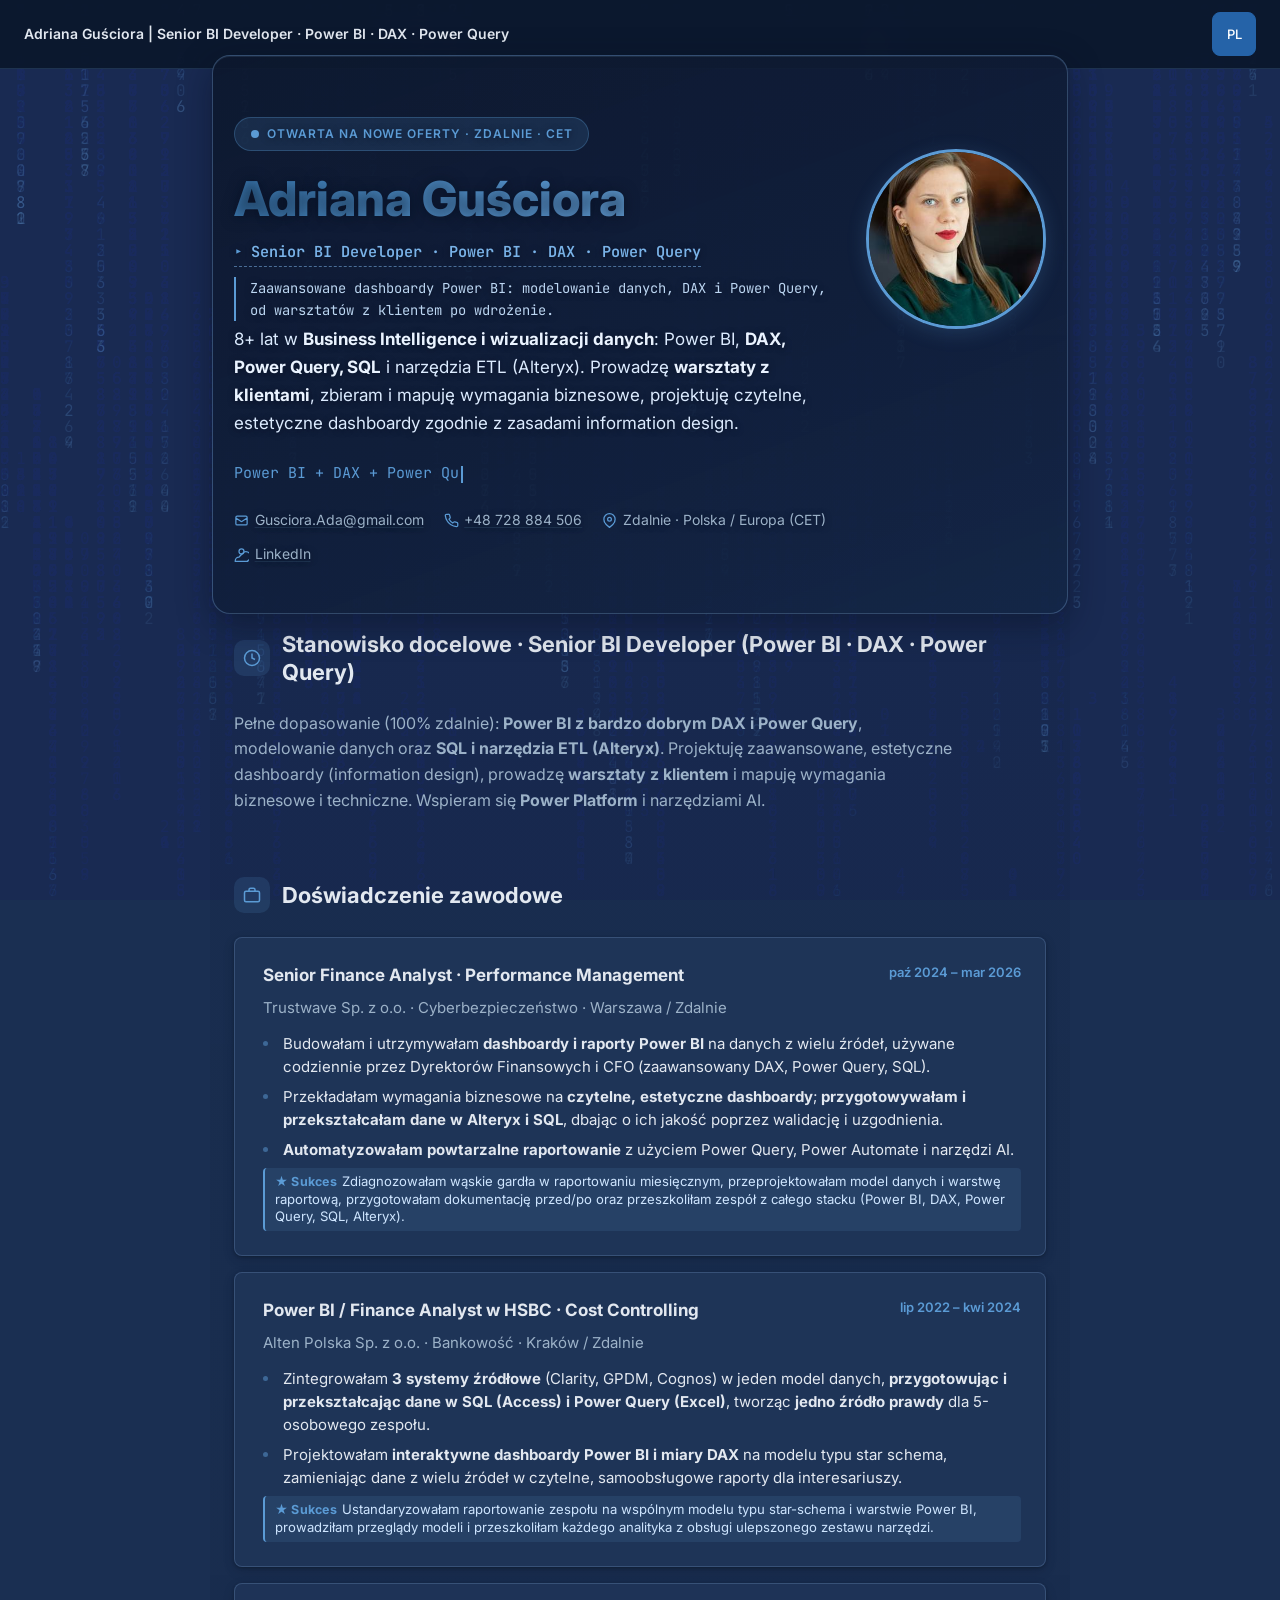
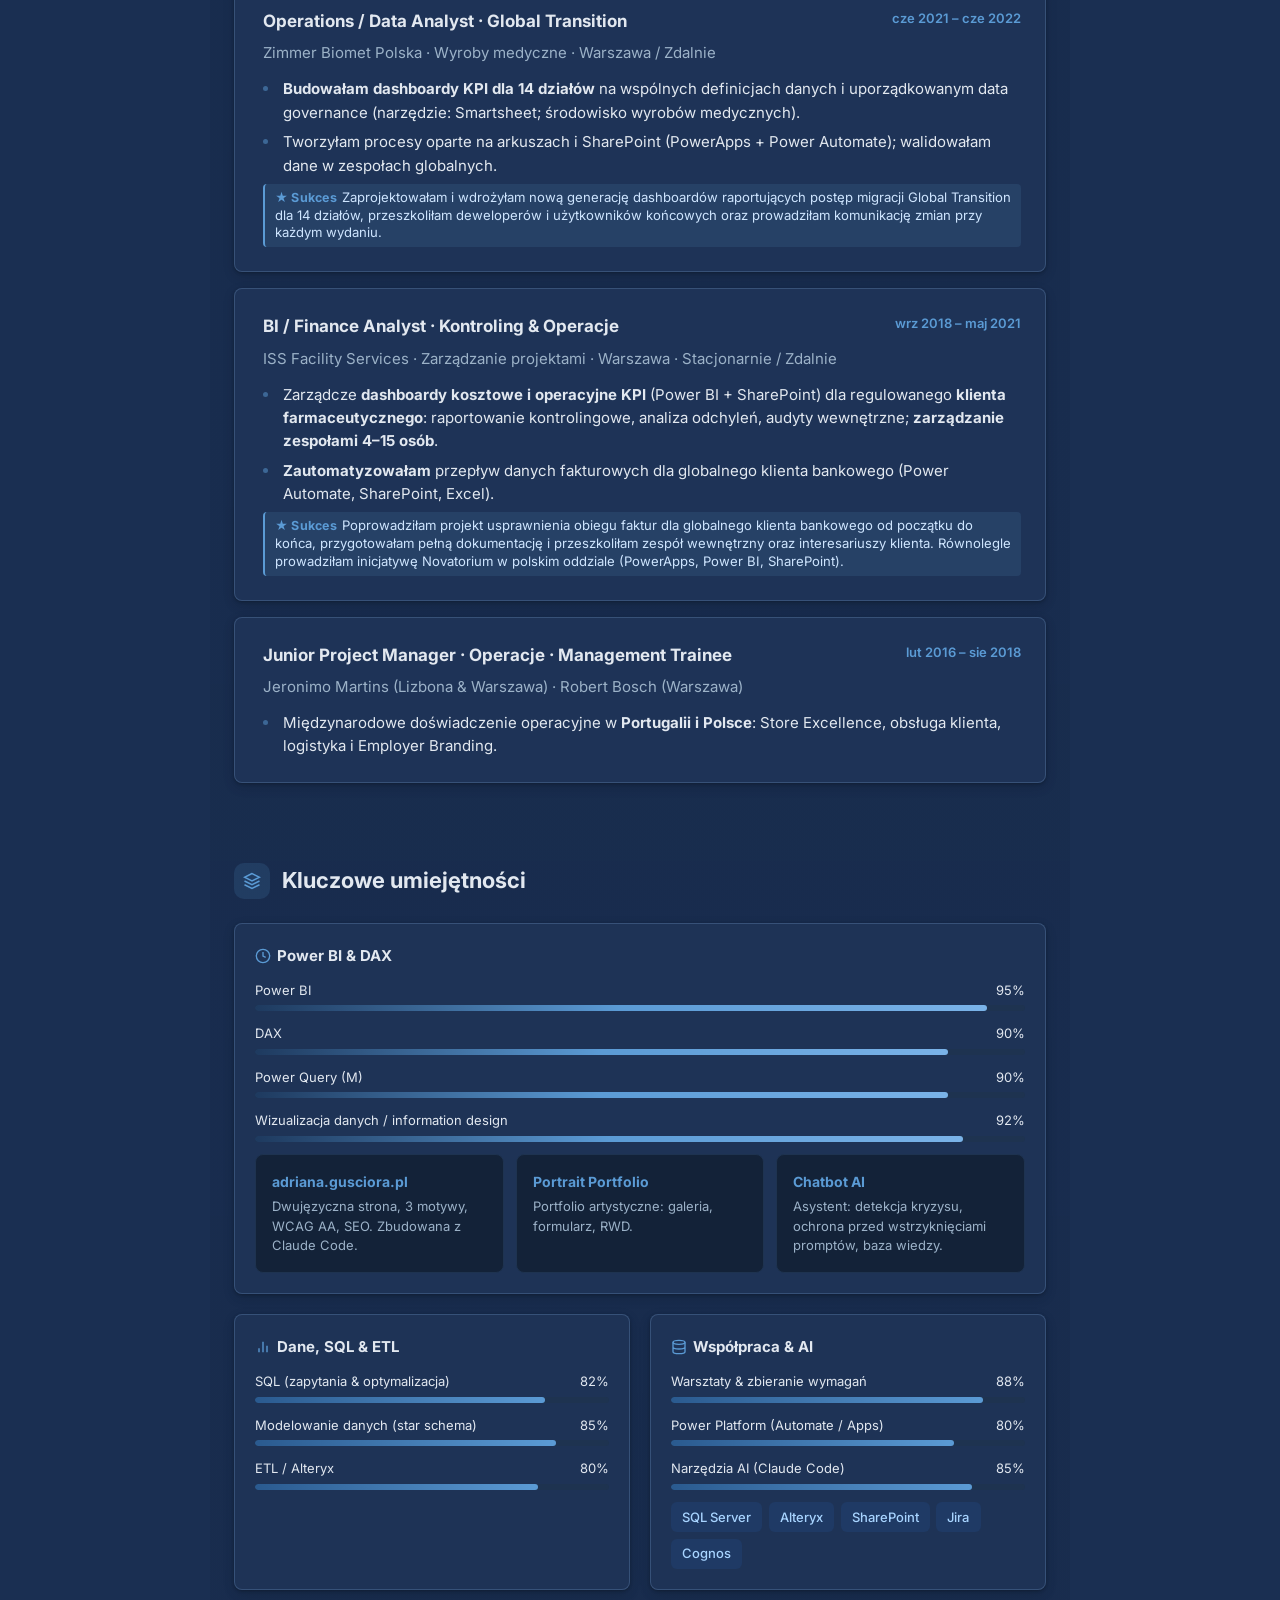
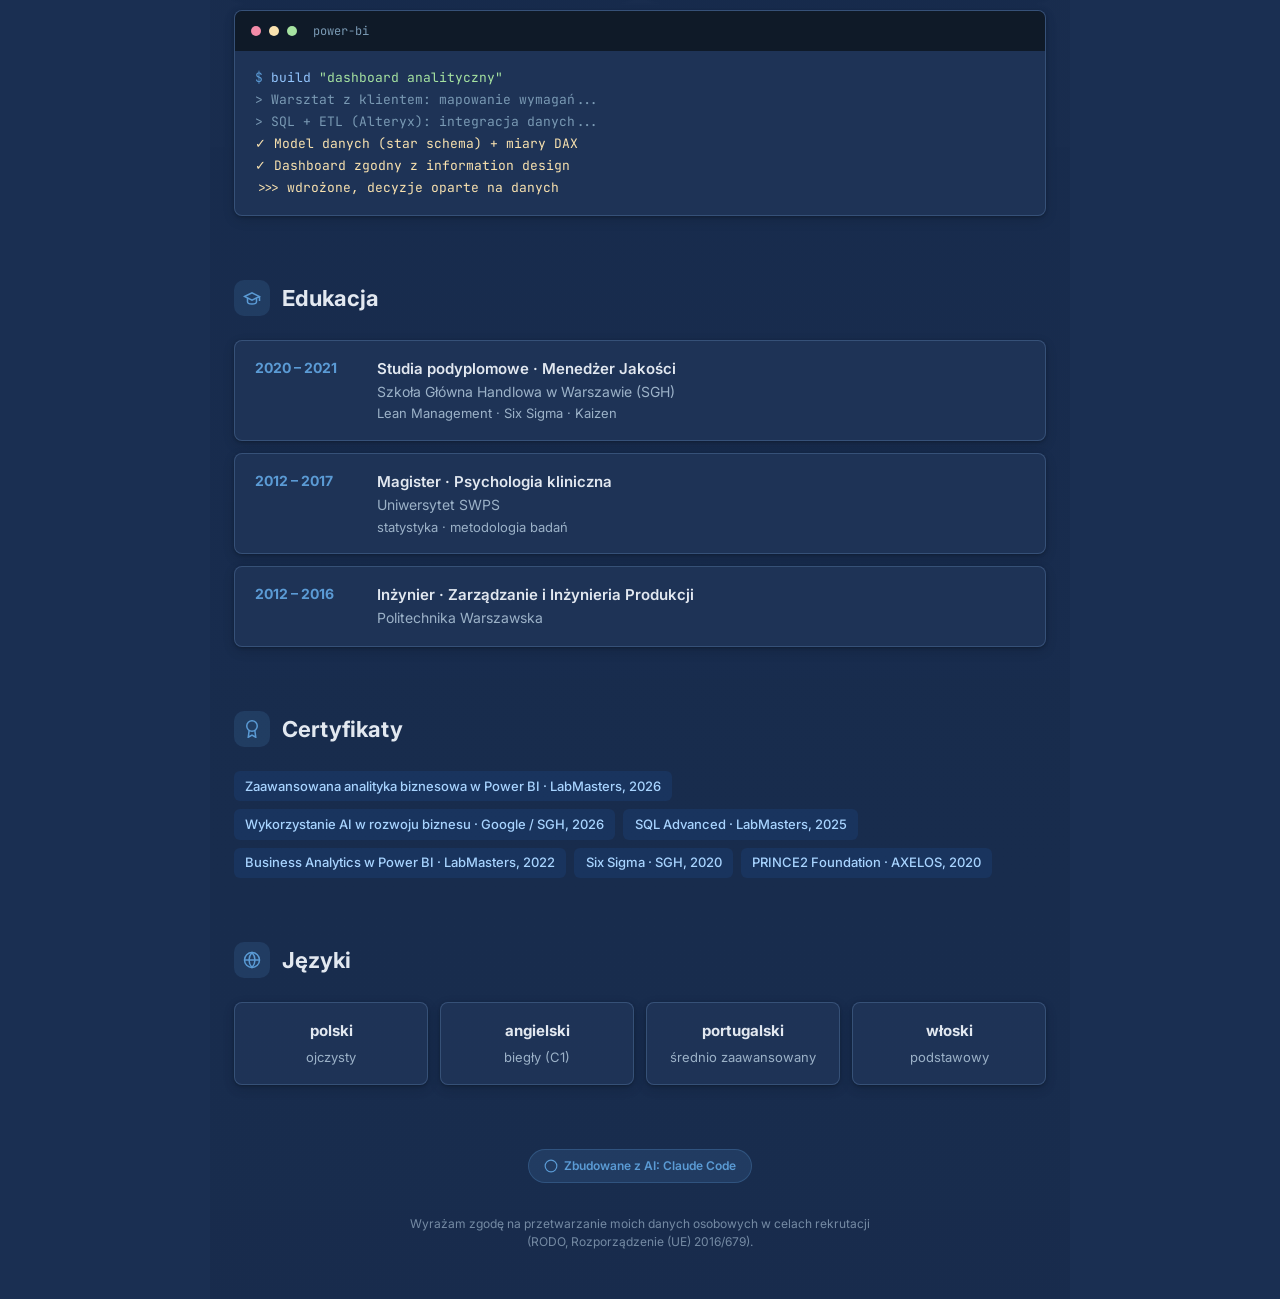
<file: cv/nfj_bi_developer_web_preview.html>
<!DOCTYPE html>
<html lang="pl">
<head>
<meta charset="UTF-8">
<meta name="viewport" content="width=device-width, initial-scale=1.0">
<meta name="robots" content="noindex, nofollow">
<title>CV — Adriana Guściora · Senior BI Developer (Power BI · DAX · Power Query)</title>
<link rel="preconnect" href="https://fonts.googleapis.com">
<link rel="preconnect" href="https://fonts.gstatic.com" crossorigin>
<link href="https://fonts.googleapis.com/css2?family=Inter:wght@400;500;600;700;800&family=JetBrains+Mono:wght@400;500&display=swap" rel="stylesheet">
<style>/* ===========================================
   CV Analityk — professional blue/navy design
   Dark/light mode, PL/EN toggle
   Clean, refined, with flower background
   =========================================== */

/* --- Color System (Blue / Navy) --- */
.cv-analyst {
  --ca-bg: #f8fafb;
  --ca-bg-alt: #eef1f5;
  --ca-surface: #ffffff;
  --ca-text: #1a2332;
  --ca-text-muted: #4a5a6a;
  --ca-accent: #1e56a0;
  --ca-accent-light: #2a6fc8;
  --ca-accent-hover: #174283;
  --ca-accent-glow: rgba(30, 86, 160, 0.10);
  --ca-gradient: linear-gradient(135deg, #0d2137, #1e56a0, #2a6fc8);
  --ca-border: #dce3eb;
  --ca-tag-bg: #eaf1fb;
  --ca-tag-text: #1e40af;
  --ca-card-shadow: 0 1px 3px rgba(0,0,0,0.05), 0 4px 12px rgba(0,0,0,0.03);
  --ca-font: 'Inter', -apple-system, BlinkMacSystemFont, 'Segoe UI', sans-serif;
  --ca-font-mono: 'JetBrains Mono', 'Fira Code', 'Cascadia Code', monospace;

  font-family: var(--ca-font);
  background: var(--ca-bg);
  color: var(--ca-text);
  min-height: 100vh;
  line-height: 1.6;
  position: relative;
  transition: background 0.3s ease, color 0.3s ease;
}

/* --- Dark mode --- */
.cv-analyst[data-mode="dark"] {
  --ca-bg: #0a1628;
  --ca-bg-alt: #0f1d32;
  --ca-surface: #132238;
  --ca-text: #e2e8f0;
  --ca-text-muted: #9cb2c8;
  --ca-accent: #5b9bd5;
  --ca-accent-light: #7ab3e8;
  --ca-accent-hover: #93c5fd;
  --ca-accent-glow: rgba(91, 155, 213, 0.15);
  --ca-gradient: linear-gradient(135deg, #3a7ab2, #5b9bd5, #7ab3e8);
  --ca-border: #1e3350;
  --ca-tag-bg: rgba(30, 86, 160, 0.20);
  --ca-tag-text: #a8d4ff;
  --ca-card-shadow: 0 1px 3px rgba(0,0,0,0.25), 0 4px 12px rgba(0,0,0,0.15);
}

/* --- Reset --- */
*, *::before, *::after {
  box-sizing: border-box;
  margin: 0;
  padding: 0;
}

html {
  scroll-behavior: smooth;
}

@media (prefers-reduced-motion: reduce) {
  html { scroll-behavior: auto; }
}

body {
  margin: 0;
  padding: 0;
}

/* --- Binary rain background (Matrix-style) --- */
.cv-analyst__binary-rain {
  position: fixed;
  top: 0;
  left: 0;
  width: 100%;
  height: 100%;
  pointer-events: none;
  z-index: 0;
}

/* --- Top bar --- */
.cv-analyst__topbar {
  position: sticky;
  top: 0;
  z-index: 100;
  display: flex;
  justify-content: flex-end;
  align-items: center;
  gap: 0.5rem;
  padding: 0.75rem 1.5rem;
  background: rgba(248, 250, 251, 0.85);
  backdrop-filter: blur(12px);
  -webkit-backdrop-filter: blur(12px);
  border-bottom: 1px solid var(--ca-border);
}

.cv-analyst[data-mode="dark"] .cv-analyst__topbar {
  background: rgba(10, 22, 40, 0.85);
}

.cv-analyst__toggle-btn {
  display: inline-flex;
  align-items: center;
  justify-content: center;
  gap: 0.4rem;
  padding: 0.4rem 0.75rem;
  min-height: 44px;
  min-width: 44px;
  font-size: 0.8125rem;
  font-family: var(--ca-font);
  font-weight: 500;
  background: var(--ca-surface);
  color: var(--ca-text-muted);
  border: 1px solid var(--ca-border);
  border-radius: 8px;
  cursor: pointer;
  transition: color 0.2s, border-color 0.2s, background-color 0.2s;
}

.cv-analyst__toggle-btn:hover {
  color: var(--ca-accent);
  border-color: var(--ca-accent);
}

.cv-analyst__toggle-btn svg {
  width: 16px;
  height: 16px;
}

.cv-analyst__toggle-btn--active {
  background: var(--ca-accent);
  color: #fff;
  border-color: var(--ca-accent);
}

.cv-analyst__toggle-btn--active:hover {
  color: #fff;
  background: var(--ca-accent-hover);
}

.cv-analyst[data-mode="dark"] .cv-analyst__toggle-btn--active {
  background: #2563a8;
  border-color: #2563a8;
}

.cv-analyst[data-mode="dark"] .cv-analyst__toggle-btn--active:hover {
  background: #1e56a0;
}

/* --- Top bar title --- */
.cv-analyst__topbar-title {
  font-size: 0.875rem;
  font-weight: 600;
  color: var(--ca-text);
  white-space: nowrap;
  overflow: hidden;
  text-overflow: ellipsis;
}

.cv-analyst__topbar-spacer {
  flex: 1;
}

/* --- Top bar divider --- */
.cv-analyst__topbar-divider {
  width: 1px;
  height: 20px;
  background: var(--ca-border);
  margin: 0 0.25rem;
}

/* --- Layout container --- */
.cv-analyst__container {
  position: relative;
  z-index: 1;
  max-width: 860px;
  margin: 0 auto;
  padding: 0 1.5rem;
}

/* --- Hero --- */
.cv-analyst__hero {
  padding: 3rem 0 2rem;
  display: flex;
  align-items: center;
  gap: 2.5rem;
}

.cv-analyst__hero-content {
  flex: 1;
  min-width: 0;
}

.cv-analyst__hero-badge {
  display: inline-flex;
  align-items: center;
  gap: 0.5rem;
  padding: 0.4rem 1rem;
  font-size: 0.75rem;
  font-weight: 600;
  text-transform: uppercase;
  letter-spacing: 0.08em;
  background: var(--ca-accent-glow);
  color: var(--ca-accent);
  border: 1px solid rgba(30, 86, 160, 0.25);
  border-radius: 20px;
  margin-bottom: 1.25rem;
}

.cv-analyst[data-mode="dark"] .cv-analyst__hero-badge {
  border-color: rgba(91, 155, 213, 0.3);
}

.cv-analyst__hero-badge .pulse {
  width: 8px;
  height: 8px;
  background: var(--ca-accent);
  border-radius: 50%;
  animation: pulse 2s ease-in-out infinite;
}

@keyframes pulse {
  0%, 100% { opacity: 1; transform: scale(1); }
  50% { opacity: 0.5; transform: scale(1.3); }
}

.cv-analyst__name {
  font-size: clamp(2.25rem, 5vw, 3rem);
  font-weight: 800;
  color: var(--ca-accent);
  background: var(--ca-gradient);
  -webkit-background-clip: text;
  -webkit-text-fill-color: transparent;
  background-clip: text;
  margin-bottom: 0.5rem;
  line-height: 1.15;
}

.cv-analyst__tagline {
  font-size: 1.0625rem;
  color: var(--ca-text-muted);
  max-width: 600px;
  margin: 0 0 1.5rem;
  line-height: 1.65;
}

/* --- Typing animation --- */
.cv-analyst__typing {
  font-family: var(--ca-font-mono);
  font-size: 0.9375rem;
  color: var(--ca-accent);
  min-height: 1.5em;
}

.cv-analyst__typing .cursor {
  display: inline-block;
  width: 2px;
  height: 1.1em;
  background: var(--ca-accent);
  margin-left: 2px;
  vertical-align: text-bottom;
  animation: blink 0.8s step-end infinite;
}

@keyframes blink {
  50% { opacity: 0; }
}

/* --- Contact row --- */
.cv-analyst__contact {
  display: flex;
  flex-wrap: wrap;
  gap: 0.75rem 1.25rem;
  margin-top: 1.5rem;
  font-size: 0.875rem;
}

.cv-analyst__contact-item {
  display: inline-flex;
  align-items: center;
  gap: 0.35rem;
  color: var(--ca-text-muted);
}

.cv-analyst__contact-item svg {
  width: 15px;
  height: 15px;
  color: var(--ca-accent);
  flex-shrink: 0;
}

.cv-analyst__contact-item a {
  color: var(--ca-text-muted);
  text-decoration: underline;
  text-underline-offset: 2px;
  text-decoration-color: var(--ca-border);
  transition: color 0.2s, text-decoration-color 0.2s;
}

.cv-analyst__contact-item a:hover {
  color: var(--ca-accent);
  text-decoration-color: var(--ca-accent);
}

/* --- Sections --- */
.cv-analyst__section {
  padding: 2rem 0;
}

.cv-analyst__section-header {
  display: flex;
  align-items: center;
  gap: 0.75rem;
  margin-bottom: 1.5rem;
}

.cv-analyst__section-icon {
  width: 36px;
  height: 36px;
  display: flex;
  align-items: center;
  justify-content: center;
  background: var(--ca-accent-glow);
  color: var(--ca-accent);
  border-radius: 10px;
  flex-shrink: 0;
}

.cv-analyst__section-icon svg {
  width: 18px;
  height: 18px;
}

.cv-analyst__section-title {
  font-size: 1.375rem;
  font-weight: 700;
  color: var(--ca-text);
  margin: 0;
  line-height: 1.3;
}

/* --- Experience cards --- */
.cv-analyst__exp-card {
  background: var(--ca-surface);
  border: 1px solid var(--ca-border);
  border-left: 3px solid var(--ca-accent);
  border-radius: 8px;
  padding: 1.5rem 1.5rem 1.5rem 1.75rem;
  margin-bottom: 1rem;
  box-shadow: var(--ca-card-shadow);
}

.cv-analyst__exp-header {
  display: flex;
  justify-content: space-between;
  align-items: flex-start;
  flex-wrap: wrap;
  gap: 0.5rem;
  margin-bottom: 0.4rem;
}

.cv-analyst__exp-role {
  font-size: 1.0625rem;
  font-weight: 700;
  color: var(--ca-text);
  margin: 0;
}

.cv-analyst__exp-period {
  font-size: 0.8125rem;
  color: var(--ca-accent);
  font-weight: 600;
  white-space: nowrap;
}

.cv-analyst__exp-company {
  font-size: 0.9375rem;
  color: var(--ca-text-muted);
  margin-bottom: 0.75rem;
}

.cv-analyst__exp-bullets {
  list-style: none;
  padding: 0;
  margin: 0;
  display: flex;
  flex-direction: column;
  gap: 0.4rem;
}

.cv-analyst__exp-bullets li {
  font-size: 0.9375rem;
  color: var(--ca-text);
  padding-left: 1.25rem;
  position: relative;
  line-height: 1.55;
}

.cv-analyst__exp-bullets li::before {
  content: '';
  position: absolute;
  left: 0;
  top: 0.6em;
  width: 5px;
  height: 5px;
  border-radius: 50%;
  background: var(--ca-accent);
  opacity: 0.5;
}

/* --- Skills --- */
.cv-analyst__skills-grid {
  display: grid;
  grid-template-columns: 1fr;
  gap: 1.25rem;
}

@media (min-width: 640px) {
  .cv-analyst__skills-grid {
    grid-template-columns: 1fr 1fr;
  }
}

.cv-analyst__skill-group {
  background: var(--ca-surface);
  border: 1px solid var(--ca-border);
  border-radius: 8px;
  padding: 1.25rem;
  box-shadow: var(--ca-card-shadow);
}

.cv-analyst__skill-group--ai {
  border-color: rgba(30, 86, 160, 0.35);
  background: rgba(234, 241, 251, 0.5);
  grid-column: 1 / -1;
  border-left: 3px solid var(--ca-accent);
}

.cv-analyst[data-mode="dark"] .cv-analyst__skill-group--ai {
  border-color: rgba(91, 155, 213, 0.35);
  background: rgba(30, 86, 160, 0.08);
}

.cv-analyst__skill-group h3 {
  font-size: 0.9375rem;
  font-weight: 700;
  color: var(--ca-text);
  margin: 0 0 0.75rem;
  display: flex;
  align-items: center;
  gap: 0.4rem;
}

.cv-analyst__skill-group h3 svg {
  width: 16px;
  height: 16px;
  color: var(--ca-accent);
}

/* --- Skill bars --- */
.cv-analyst__skill-bar {
  margin-bottom: 0.75rem;
}

.cv-analyst__skill-bar:last-of-type {
  margin-bottom: 0;
}

.cv-analyst__skill-label {
  display: flex;
  justify-content: space-between;
  font-size: 0.8125rem;
  margin-bottom: 0.3rem;
  color: var(--ca-text);
}

.cv-analyst__skill-track {
  height: 6px;
  background: #d5dde5;
  border-radius: 3px;
  overflow: hidden;
}

.cv-analyst[data-mode="dark"] .cv-analyst__skill-track {
  background: #1e3350;
}

/* Skill levels: expert (90+), advanced (80-89), proficient (70-79) */
.cv-analyst__skill-fill {
  height: 100%;
  border-radius: 3px;
  width: 0;
  background: var(--ca-gradient);
}

.cv-analyst__skill-fill[data-level="expert"] {
  background: linear-gradient(90deg, #0d2137, #1e56a0, #2a6fc8);
  transition: width 1.4s cubic-bezier(0.22, 1, 0.36, 1);
}

.cv-analyst__skill-fill[data-level="advanced"] {
  background: linear-gradient(90deg, #1e56a0, #3b82c8);
  transition: width 1.0s cubic-bezier(0.34, 1.56, 0.64, 1);
}

.cv-analyst__skill-fill[data-level="proficient"] {
  background: linear-gradient(90deg, #3b6fa0, #6ba3d6);
  transition: width 0.8s cubic-bezier(0.45, 0, 0.55, 1);
}

.cv-analyst[data-mode="dark"] .cv-analyst__skill-fill[data-level="expert"] {
  background: linear-gradient(90deg, #1e3a5f, #5b9bd5, #7ab3e8);
}

.cv-analyst[data-mode="dark"] .cv-analyst__skill-fill[data-level="advanced"] {
  background: linear-gradient(90deg, #2a5a8f, #5b9bd5);
}

.cv-analyst[data-mode="dark"] .cv-analyst__skill-fill[data-level="proficient"] {
  background: linear-gradient(90deg, #3a6a8f, #7ab3d5);
}

/* --- Tags --- */
.cv-analyst__tags {
  display: flex;
  flex-wrap: wrap;
  gap: 0.4rem;
}

.cv-analyst__tag {
  font-size: 0.8125rem;
  padding: 0.3rem 0.7rem;
  background: var(--ca-tag-bg);
  color: var(--ca-tag-text);
  border-radius: 6px;
  font-weight: 500;
}

.cv-analyst__tags--spaced {
  margin-top: 0.75rem;
}

.cv-analyst__tags--certs {
  gap: 0.5rem;
}

.cv-analyst__tag--link {
  text-decoration: none;
  cursor: pointer;
  transition: opacity 0.2s, transform 0.2s;
}

.cv-analyst__tag--link:hover {
  opacity: 0.85;
  transform: translateY(-1px);
}

.cv-analyst__cert-link {
  display: inline-flex;
  align-items: center;
  gap: 0.25rem;
  margin-top: 0.35rem;
  font-size: 0.75rem;
  color: var(--ca-accent);
  text-decoration: none;
  opacity: 0.8;
  transition: opacity 0.2s;
}

.cv-analyst__cert-link:hover {
  opacity: 1;
  text-decoration: underline;
}

.cv-analyst__cert-link svg {
  width: 12px;
  height: 12px;
}

button.cv-analyst__cert-link {
  background: none;
  border: none;
  cursor: pointer;
  padding: 0;
}

.cv-analyst__lang-cert {
  font-size: 0.8125rem;
  color: var(--ca-accent);
  background: none;
  border: none;
  padding: 0;
  cursor: pointer;
  font-family: inherit;
  margin-left: 0.25rem;
}

.cv-analyst__lang-cert:hover {
  text-decoration: underline;
}

button.cv-analyst__tag--link {
  border: none;
  cursor: pointer;
  font-family: inherit;
}

/* Clickable AI project tiles */
.cv-analyst__ai-project--link {
  text-decoration: none;
  color: inherit;
  transition: transform 0.2s, box-shadow 0.2s;
}

.cv-analyst__ai-project--link:hover {
  transform: translateY(-2px);
  box-shadow: 0 4px 12px rgba(0, 0, 0, 0.15);
}

/* --- Lightbox (cert gallery) --- */
.cv-cert-lightbox {
  position: fixed;
  inset: 0;
  z-index: 9999;
  display: flex;
  align-items: center;
  justify-content: center;
}

.cv-cert-lightbox[hidden] {
  display: none;
}

.cv-cert-lightbox__overlay {
  position: absolute;
  inset: 0;
  background: rgba(0, 0, 0, 0.88);
}

.cv-cert-lightbox__content {
  position: relative;
  display: flex;
  align-items: center;
  justify-content: center;
}

.cv-cert-lightbox__img {
  max-width: 90vw;
  max-height: 85vh;
  object-fit: contain;
  border-radius: 4px;
  box-shadow: 0 4px 32px rgba(0, 0, 0, 0.5);
}

.cv-cert-lightbox__pdf {
  width: 80vw;
  height: 85vh;
  border: none;
  border-radius: 4px;
  box-shadow: 0 4px 32px rgba(0, 0, 0, 0.5);
  background: #fff;
}

.cv-cert-lightbox__close,
.cv-cert-lightbox__prev,
.cv-cert-lightbox__next {
  position: absolute;
  background: rgba(255, 255, 255, 0.12);
  color: #fff;
  border: none;
  cursor: pointer;
  border-radius: 50%;
  display: flex;
  align-items: center;
  justify-content: center;
  transition: background 0.2s;
  z-index: 1;
}

.cv-cert-lightbox__close:hover,
.cv-cert-lightbox__prev:hover,
.cv-cert-lightbox__next:hover {
  background: rgba(255, 255, 255, 0.25);
}

.cv-cert-lightbox__close {
  top: 1rem;
  right: 1rem;
  width: 40px;
  height: 40px;
  font-size: 1.5rem;
  line-height: 1;
}

.cv-cert-lightbox__prev,
.cv-cert-lightbox__next {
  top: 50%;
  transform: translateY(-50%);
  width: 44px;
  height: 44px;
  font-size: 1.75rem;
  line-height: 1;
}

.cv-cert-lightbox__prev { left: 1rem; }
.cv-cert-lightbox__next { right: 1rem; }

.cv-cert-lightbox__counter {
  position: absolute;
  bottom: 1rem;
  left: 50%;
  transform: translateX(-50%);
  color: rgba(255, 255, 255, 0.7);
  font-size: 0.875rem;
}

.cv-analyst__tag--ai {
  background: var(--ca-accent-glow);
  color: var(--ca-accent);
  border: 1px solid rgba(30, 86, 160, 0.2);
}

.cv-analyst[data-mode="dark"] .cv-analyst__tag--ai {
  border-color: rgba(91, 155, 213, 0.25);
}

/* --- Terminal snippet --- */
.cv-analyst__terminal {
  background: #1a2332;
  border-radius: 8px;
  overflow: hidden;
  margin-top: 1.25rem;
  box-shadow: var(--ca-card-shadow);
  font-family: var(--ca-font-mono);
  font-size: 0.8125rem;
  line-height: 1.7;
}

.cv-analyst__terminal-header {
  display: flex;
  align-items: center;
  gap: 0.5rem;
  padding: 0.6rem 1rem;
  background: #0f1a28;
}

.cv-analyst__terminal-dot {
  width: 10px;
  height: 10px;
  border-radius: 50%;
}

.cv-analyst__terminal-dot--red { background: #f38ba8; }
.cv-analyst__terminal-dot--yellow { background: #f9e2af; }
.cv-analyst__terminal-dot--green { background: #a6e3a1; }

.cv-analyst__terminal-title {
  font-size: 0.75rem;
  color: #7a9ab4;
  margin-left: 0.5rem;
}

.cv-analyst__terminal-body {
  padding: 1rem 1.25rem;
  color: #c8d6e0;
  overflow-x: auto;
}

.cv-analyst__terminal-body .prompt { color: #5b9bd5; }
.cv-analyst__terminal-body .comment { color: #7a9ab4; }
.cv-analyst__terminal-body .keyword { color: #7ab3e8; }
.cv-analyst__terminal-body .string { color: #a6e3a1; }
.cv-analyst__terminal-body .function { color: #93c5fd; }
.cv-analyst__terminal-body .output { color: #f9e2af; }

/* --- AI project cards --- */
.cv-analyst__ai-projects {
  display: grid;
  grid-template-columns: 1fr;
  gap: 0.75rem;
  margin-top: 0.75rem;
}

@media (min-width: 640px) and (max-width: 767px) {
  .cv-analyst__ai-projects {
    grid-template-columns: 1fr 1fr;
  }
}

@media (min-width: 768px) {
  .cv-analyst__ai-projects {
    grid-template-columns: 1fr 1fr 1fr;
  }
}

.cv-analyst__ai-project {
  padding: 1rem;
  background: var(--ca-surface);
  border: 1px solid var(--ca-border);
  border-radius: 8px;
  text-align: left;
}

.cv-analyst__ai-project-name {
  font-size: 0.875rem;
  font-weight: 700;
  color: var(--ca-accent);
  margin: 0 0 0.25rem;
}

.cv-analyst__ai-project-desc {
  font-size: 0.8125rem;
  color: var(--ca-text-muted);
  line-height: 1.5;
  margin: 0;
}

/* --- Education --- */
.cv-analyst__edu-list {
  display: flex;
  flex-direction: column;
  gap: 0.75rem;
}

.cv-analyst__edu-item {
  display: grid;
  grid-template-columns: 110px 1fr;
  gap: 0.75rem;
  padding: 1rem 1.25rem;
  background: var(--ca-surface);
  border: 1px solid var(--ca-border);
  border-left: 3px solid var(--ca-accent);
  border-radius: 8px;
  box-shadow: var(--ca-card-shadow);
}

.cv-analyst__edu-year {
  font-size: 0.875rem;
  font-weight: 700;
  color: var(--ca-accent);
}

.cv-analyst__edu-title {
  font-size: 0.9375rem;
  font-weight: 600;
  color: var(--ca-text);
  margin: 0;
}

.cv-analyst__edu-school {
  font-size: 0.875rem;
  color: var(--ca-text-muted);
  margin: 0;
}

.cv-analyst__edu-desc {
  font-size: 0.8125rem;
  color: var(--ca-text-muted);
  margin: 0;
}

/* --- Languages --- */
.cv-analyst__lang-grid {
  display: grid;
  grid-template-columns: repeat(auto-fill, minmax(180px, 1fr));
  gap: 0.75rem;
}

.cv-analyst__lang-card {
  background: var(--ca-surface);
  border: 1px solid var(--ca-border);
  border-radius: 8px;
  padding: 1rem;
  text-align: center;
  box-shadow: var(--ca-card-shadow);
}

.cv-analyst__lang-name {
  font-weight: 700;
  color: var(--ca-text);
  font-size: 0.9375rem;
}

.cv-analyst__lang-level {
  font-size: 0.8125rem;
  color: var(--ca-text-muted);
  margin-top: 0.25rem;
}

/* --- Photo --- */
.cv-analyst__photo {
  width: 180px;
  height: 180px;
  border-radius: 50%;
  object-fit: cover;
  border: 3px solid var(--ca-accent);
  box-shadow: 0 4px 20px rgba(30, 86, 160, 0.15);
  flex-shrink: 0;
  align-self: flex-start;
  margin-top: 2rem;
}

.cv-analyst[data-mode="dark"] .cv-analyst__photo {
  box-shadow: 0 4px 20px rgba(91, 155, 213, 0.2);
}

/* --- Footer --- */
.cv-analyst__footer {
  text-align: center;
  padding: 2rem 0 3rem;
  font-size: 0.8125rem;
  color: var(--ca-text-muted);
}

.cv-analyst__gdpr {
  margin-top: 1.25rem;
  font-size: 0.75rem;
  color: var(--ca-text-muted);
  opacity: 0.7;
  max-width: 500px;
  margin-left: auto;
  margin-right: auto;
  line-height: 1.5;
}

.cv-analyst__ai-badge {
  display: inline-flex;
  align-items: center;
  gap: 0.4rem;
  padding: 0.4rem 0.9rem;
  font-size: 0.75rem;
  font-weight: 600;
  background: var(--ca-accent-glow);
  color: var(--ca-accent);
  border: 1px solid rgba(30, 86, 160, 0.2);
  border-radius: 20px;
  margin-bottom: 0.75rem;
}

.cv-analyst[data-mode="dark"] .cv-analyst__ai-badge {
  border-color: rgba(91, 155, 213, 0.25);
}

.cv-analyst__ai-badge svg {
  width: 14px;
  height: 14px;
}

/* --- Print button --- */
.cv-analyst__print-btn {
  display: inline-flex;
  align-items: center;
  gap: 0.5rem;
  padding: 0.5rem 1rem;
  min-height: 44px;
  font-size: 0.8125rem;
  font-family: var(--ca-font);
  font-weight: 500;
  background: var(--ca-surface);
  color: var(--ca-text-muted);
  border: 1px solid var(--ca-border);
  border-radius: 8px;
  cursor: pointer;
  transition: color 0.2s, border-color 0.2s;
  margin-top: 1rem;
}

.cv-analyst__print-btn:hover {
  color: var(--ca-accent);
  border-color: var(--ca-accent);
}

.cv-analyst__print-btn svg {
  width: 15px;
  height: 15px;
}

/* --- Skip link --- */
.cv-analyst__skip-link {
  position: absolute;
  left: -9999px;
  top: 0;
  z-index: 200;
  padding: 0.5rem 1rem;
  background: var(--ca-accent);
  color: #fff;
  font-size: 0.875rem;
  font-weight: 600;
  text-decoration: none;
  border-radius: 0 0 8px 0;
}

.cv-analyst__skip-link:focus {
  left: 0;
  top: 0;
}

/* --- Focus styles (WCAG) --- */
a:focus-visible,
button:focus-visible {
  outline: 3px solid var(--ca-accent);
  outline-offset: 2px;
}

/* --- Reduced motion --- */
@media (prefers-reduced-motion: reduce) {
  .cv-analyst__hero-badge .pulse { animation: none; }
  .cv-analyst__typing .cursor { animation: none; }
  .cv-analyst__skill-fill,
  .cv-analyst__skill-fill[data-level="expert"],
  .cv-analyst__skill-fill[data-level="advanced"],
  .cv-analyst__skill-fill[data-level="proficient"] {
    transition: none;
  }
  .cv-analyst__binary-rain { display: none; }
}

/* --- Responsive --- */
@media (max-width: 640px) {
  .cv-analyst__hero {
    flex-direction: column-reverse;
    text-align: center;
    gap: 1.25rem;
  }

  .cv-analyst__hero-content {
    display: flex;
    flex-direction: column;
    align-items: center;
  }

  .cv-analyst__contact {
    justify-content: center;
  }

  .cv-analyst__edu-item {
    grid-template-columns: 1fr;
    gap: 0.25rem;
  }

  .cv-analyst__topbar {
    padding: 0.5rem 1rem;
    flex-wrap: wrap;
    justify-content: center;
  }

  .cv-analyst__topbar-title,
  .cv-analyst__topbar-spacer {
    display: none;
  }

  .cv-analyst__exp-header {
    flex-direction: column;
  }

  .cv-analyst__container {
    padding: 0 1rem;
  }

  .cv-analyst__exp-card {
    padding: 1rem 1rem 1rem 1.25rem;
  }
}

/* =============================================
   PRINT — Professional CV layout for PDF/paper
   Editorial minimal: navy accents, tight grid,
   optimized for A4 (2 pages max)
   ============================================= */

@page {
  size: A4;
  margin: 1.2cm 1.5cm;
}

@media print {

  /* --- Reset to clean white --- */
  .cv-analyst {
    --ca-bg: #fff;
    --ca-surface: #fff;
    --ca-text: #1a1a1a;
    --ca-text-muted: #4a4a4a;
    --ca-border: #d0d5dd;
    --ca-accent: #1e3a6e;
    --ca-tag-bg: #eef2f7;
    --ca-tag-text: #1e3a6e;
    --ca-card-shadow: none;
    background: #fff;
    font-size: 9.5pt;
    line-height: 1.45;
  }

  /* --- Hide web-only elements --- */
  .cv-analyst__topbar,
  .cv-analyst__binary-rain,
  .cv-analyst__print-btn,
  .cv-analyst__ai-badge,
  .cv-analyst__typing,
  .cv-analyst__skip-link,
  .cv-analyst__terminal,
  .cv-analyst__hero-badge {
    display: none !important;
  }

  /* --- Container: full width for print --- */
  .cv-analyst__container {
    max-width: 100%;
    padding: 0;
  }

  /* ==========================================
     HERO — Compact header with accent bar
     ========================================== */
  .cv-analyst__hero {
    padding: 0 0 0.6cm;
    text-align: left;
    display: grid;
    grid-template-columns: 72pt 1fr;
    grid-template-rows: auto auto auto;
    gap: 0 0.5cm;
    align-items: start;
    border-bottom: 2.5pt solid #1e3a6e;
    margin-bottom: 0.4cm;
  }

  .cv-analyst__photo {
    grid-row: 1 / 4;
    width: 72pt;
    height: 72pt;
    border: 2pt solid #1e3a6e;
    box-shadow: none;
    margin: 0;
  }

  .cv-analyst__name {
    font-size: 18pt;
    font-weight: 800;
    -webkit-text-fill-color: #1e3a6e;
    color: #1e3a6e;
    margin: 0;
    line-height: 1.2;
    padding-top: 0.1cm;
  }

  .cv-analyst__tagline {
    font-size: 9pt;
    color: #4a4a4a;
    margin: 0.1cm 0 0;
    line-height: 1.4;
    max-width: none;
  }

  .cv-analyst__contact {
    margin-top: 0.15cm;
    gap: 0.3cm;
    justify-content: flex-start;
    font-size: 8.5pt;
  }

  .cv-analyst__contact-item svg {
    width: 10pt;
    height: 10pt;
    color: #1e3a6e;
  }

  .cv-analyst__contact-item a {
    text-decoration: none;
    color: #1a1a1a;
  }

  .cv-analyst__contact-item a::after {
    content: none;
  }

  /* ==========================================
     SECTIONS — Tight spacing
     ========================================== */
  .cv-analyst__section {
    padding: 0.25cm 0;
  }

  .cv-analyst__section-header {
    margin-bottom: 0.3cm;
    gap: 0.3cm;
    break-after: avoid;
    border-bottom: 0.75pt solid #d0d5dd;
    padding-bottom: 0.15cm;
  }

  .cv-analyst__section-icon {
    width: 20pt;
    height: 20pt;
    background: none;
    border-radius: 0;
  }

  .cv-analyst__section-icon svg {
    width: 14pt;
    height: 14pt;
    color: #1e3a6e;
  }

  .cv-analyst__section-title {
    font-size: 12pt;
    font-weight: 700;
    color: #1e3a6e;
    text-transform: uppercase;
    letter-spacing: 0.04em;
  }

  /* ==========================================
     EXPERIENCE — Dense cards
     ========================================== */
  .cv-analyst__exp-card {
    break-inside: avoid;
    box-shadow: none;
    border: none;
    border-left: 2pt solid #1e3a6e;
    border-radius: 0;
    padding: 0.2cm 0 0.2cm 0.4cm;
    margin-bottom: 0.25cm;
    background: none;
  }

  .cv-analyst__exp-header {
    margin-bottom: 0.05cm;
    gap: 0.2cm;
  }

  .cv-analyst__exp-role {
    font-size: 10pt;
    font-weight: 700;
    color: #1a1a1a;
  }

  .cv-analyst__exp-period {
    font-size: 8.5pt;
    font-weight: 600;
    color: #1e3a6e;
  }

  .cv-analyst__exp-company {
    font-size: 8.5pt;
    color: #4a4a4a;
    margin-bottom: 0.1cm;
  }

  .cv-analyst__exp-bullets {
    gap: 0.05cm;
  }

  .cv-analyst__exp-bullets li {
    font-size: 8.5pt;
    line-height: 1.4;
    padding-left: 0.35cm;
  }

  .cv-analyst__exp-bullets li::before {
    width: 3pt;
    height: 3pt;
    top: 0.55em;
    background: #1e3a6e;
    opacity: 0.6;
  }

  /* ==========================================
     SKILLS — Compact 2-column grid
     ========================================== */
  .cv-analyst__skills-grid {
    grid-template-columns: 1fr 1fr;
    gap: 0.3cm;
  }

  .cv-analyst__skill-group {
    break-inside: avoid;
    box-shadow: none;
    border: none;
    border-left: 2pt solid #1e3a6e;
    border-radius: 0;
    padding: 0.15cm 0 0.15cm 0.3cm;
    background: none;
  }

  .cv-analyst__skill-group--ai {
    grid-column: 1 / -1;
    border-left: 2pt solid #1e3a6e;
    background: none;
    border-top: none;
    border-right: none;
    border-bottom: none;
  }

  .cv-analyst__skill-group h3 {
    font-size: 9pt;
    font-weight: 700;
    margin-bottom: 0.15cm;
    color: #1e3a6e;
  }

  .cv-analyst__skill-group h3 svg {
    width: 11pt;
    height: 11pt;
  }

  /* --- Skill bars — compact for print --- */
  .cv-analyst__skill-bar {
    margin-bottom: 0.1cm;
  }

  .cv-analyst__skill-label {
    font-size: 8pt;
    margin-bottom: 0.03cm;
  }

  .cv-analyst__skill-track {
    height: 4pt;
    background: #e5e7eb;
    border-radius: 2pt;
  }

  .cv-analyst__skill-fill {
    border-radius: 2pt;
    transition: none;
    background: #1e3a6e !important;
  }

  .cv-analyst__skill-fill[data-width="95"] { width: 95% !important; }
  .cv-analyst__skill-fill[data-width="90"] { width: 90% !important; }
  .cv-analyst__skill-fill[data-width="85"] { width: 85% !important; }
  .cv-analyst__skill-fill[data-width="80"] { width: 80% !important; }
  .cv-analyst__skill-fill[data-width="75"] { width: 75% !important; }

  /* --- AI projects — inline in print --- */
  .cv-analyst__ai-projects {
    grid-template-columns: 1fr 1fr 1fr;
    gap: 0.2cm;
    margin-top: 0.2cm;
  }

  .cv-analyst__ai-project {
    padding: 0.15cm 0.25cm;
    border: 0.5pt solid #d0d5dd;
    border-radius: 0;
    background: #f8f9fb;
  }

  .cv-analyst__ai-project-name {
    font-size: 8pt;
    color: #1e3a6e;
    margin-bottom: 0.05cm;
  }

  .cv-analyst__ai-project-desc {
    font-size: 6.5pt;
    line-height: 1.3;
  }

  /* --- Tags — compact pills --- */
  .cv-analyst__tags {
    gap: 0.1cm;
  }

  .cv-analyst__tag {
    font-size: 7.5pt;
    padding: 0.05cm 0.2cm;
    background: #eef2f7;
    color: #1e3a6e;
    border-radius: 2pt;
    border: 0.5pt solid #d0d5dd;
  }

  /* ==========================================
     EDUCATION — Compact list
     ========================================== */
  .cv-analyst__edu-list {
    gap: 0.15cm;
  }

  .cv-analyst__edu-item {
    break-inside: avoid;
    box-shadow: none;
    border: none;
    border-left: 2pt solid #1e3a6e;
    border-radius: 0;
    padding: 0.1cm 0 0.1cm 0.4cm;
    background: none;
    grid-template-columns: 70pt 1fr;
    gap: 0.3cm;
  }

  .cv-analyst__edu-year {
    font-size: 8.5pt;
    font-weight: 700;
    color: #1e3a6e;
  }

  .cv-analyst__edu-title {
    font-size: 9pt;
    font-weight: 600;
  }

  .cv-analyst__edu-school {
    font-size: 8pt;
  }

  .cv-analyst__edu-desc {
    font-size: 7.5pt;
  }

  /* ==========================================
     LANGUAGES — Inline row
     ========================================== */
  .cv-analyst__lang-grid {
    grid-template-columns: repeat(4, 1fr);
    gap: 0.2cm;
  }

  .cv-analyst__lang-card {
    box-shadow: none;
    border: none;
    border-left: 2pt solid #1e3a6e;
    border-radius: 0;
    padding: 0.05cm 0 0.05cm 0.3cm;
    text-align: left;
    background: none;
  }

  .cv-analyst__lang-name {
    font-size: 9pt;
    font-weight: 700;
  }

  .cv-analyst__lang-level {
    font-size: 7.5pt;
  }

  /* ==========================================
     FOOTER — Compact GDPR line
     ========================================== */
  .cv-analyst__footer {
    padding: 0.3cm 0 0;
    border-top: 0.5pt solid #d0d5dd;
    margin-top: 0.2cm;
  }

  .cv-analyst__gdpr {
    font-size: 7pt;
    color: #888;
    opacity: 1;
    margin-top: 0;
    max-width: none;
    text-align: center;
  }
}
</style>
<style>
  @page { margin: 0 !important; }
  html, body { background: #1a2f52 !important; }
  .cv-analyst, .cv-analyst[data-mode="dark"]{ --ca-bg:#1a2f52; background:#1a2f52 !important; }
  .cv-analyst__topbar { position: static; }
  .cv-analyst__success-tag{ display:inline-block; color:var(--ca-accent-light); font-weight:700; font-size:.78rem; letter-spacing:.02em; margin-right:6px; }

  /* tytul roli pod imieniem — jednoczesnie link do strony online */
  .cv-analyst__role-link{ display:inline-flex; align-items:center; gap:.5rem; margin:.35rem 0 .15rem;
    font-family: var(--ca-font-mono); font-weight:600; font-size:.95rem; color: var(--ca-accent-light);
    text-decoration:none; border-bottom:1px dashed rgba(122,179,232,.55); padding-bottom:2px; }
  .cv-analyst__role-link::before{ content:"▸"; color: var(--ca-accent); }
  .cv-analyst__role-link:hover{ color:#cfe6ff; border-bottom-color:#cfe6ff; }

  .cv-analyst__headline{ font-family:var(--ca-font-mono); font-size:.86rem; color:#bcd6f2;
    margin:.5rem 0 .2rem; padding-left:.85rem; border-left:2px solid var(--ca-accent); }

  .cv-analyst__exp-success{ margin-top:7px; padding:5px 10px; font-size:.82rem; line-height:1.35;
    color:#cfe6ff; background:rgba(91,155,213,.12); border-left:2px solid var(--ca-accent); border-radius:4px; }
  .cv-analyst__exp-success span{ color:var(--ca-accent); font-weight:700; margin-right:5px; }

  .cv-analyst__hero{ position:relative; z-index:1; }
  .cv-analyst__hero::before{ content:""; position:absolute; z-index:-1;
    inset:-14px -22px -16px -22px; border-radius:18px;
    background: linear-gradient(160deg, rgba(13,24,46,.92) 0%, rgba(16,30,56,.88) 55%, rgba(20,38,70,.82) 100%);
    border:1px solid rgba(132,182,234,.30);
    box-shadow: 0 10px 34px rgba(6,14,30,.45), inset 0 1px 0 rgba(160,200,245,.10);
    pointer-events:none; }
  .cv-analyst__name{ text-shadow:0 1px 14px rgba(5,12,26,.6); }
  .cv-analyst__role-link, .cv-analyst__headline, .cv-analyst__tagline,
  .cv-analyst__contact-item, .cv-analyst__hero-badge{ text-shadow:0 1px 6px rgba(5,12,26,.55); }
  .cv-analyst__tagline{ color:#dcebff !important; }
  .cv-analyst__tagline strong{ color:#eaf3ff; }

  .cv-analyst__container{ position:relative; z-index:1; }
  .cv-analyst__container::before{ content:""; position:absolute; inset:0; z-index:-1;
    background: linear-gradient(180deg, rgba(20,36,64,.16), rgba(20,36,64,.26)); pointer-events:none; }
  .cv-analyst__exp-card, .cv-analyst__skill-group, .cv-analyst__terminal,
  .cv-analyst__lang-card, .cv-analyst__edu-item{
    background: rgba(33,54,90,.82) !important; border:1px solid rgba(140,185,235,.22) !important; }

  /* ===== tryb COMPACT (PDF 2-stronicowy) ===== */
  .cv-analyst.compact{ font-size:8.3pt !important; line-height:1.34 !important; }
  .cv-analyst.compact .cv-analyst__container{ max-width:800px !important; padding:9px 30px 12px !important; }
  .cv-analyst.compact .cv-analyst__hero{ padding:10px 0 11px !important; gap:14px !important; margin-bottom:3px !important; }
  .cv-analyst.compact .cv-analyst__hero::before{ inset:0 -16px 2px -16px !important; border-radius:14px !important; }
  .cv-analyst.compact .cv-analyst__name{ font-size:21pt !important; line-height:1.04 !important; }
  .cv-analyst.compact .cv-analyst__role-link{ font-size:9.4pt !important; margin:4px 0 2px !important; }
  .cv-analyst.compact .cv-analyst__headline{ font-size:8pt !important; margin:4px 0 3px !important; }
  .cv-analyst.compact .cv-analyst__tagline{ font-size:7.8pt !important; line-height:1.3 !important; margin:4px 0 !important; max-width:68ch !important; }
  .cv-analyst.compact .cv-analyst__typing{ display:none !important; }
  .cv-analyst.compact .cv-analyst__hero-badge{ font-size:7.3pt !important; padding:3px 9px !important; margin-bottom:5px !important; }
  .cv-analyst.compact .cv-analyst__photo{ width:118px !important; height:118px !important; }
  .cv-analyst.compact .cv-analyst__contact{ gap:4px 14px !important; font-size:7.4pt !important; margin-top:6px !important; }
  .cv-analyst.compact .cv-analyst__contact-item svg{ width:13px !important; height:13px !important; }
  .cv-analyst.compact #target-role{ display:none !important; }
  .cv-analyst.compact .cv-analyst__section{ margin:5px 0 !important; padding:0 !important; }
  .cv-analyst.compact .cv-analyst__section-header{ margin-bottom:7px !important; gap:9px !important; }
  .cv-analyst.compact .cv-analyst__section-title{ font-size:9.8pt !important; }
  .cv-analyst.compact .cv-analyst__section-icon{ width:24px !important; height:24px !important; }
  .cv-analyst.compact .cv-analyst__section-icon svg{ width:14px !important; height:14px !important; }
  .cv-analyst.compact .cv-analyst__exp-card{ margin-bottom:6px !important; padding:7px 11px !important; break-inside:avoid; page-break-inside:avoid; }
  .cv-analyst.compact .cv-analyst__exp-header{ margin-bottom:2px !important; }
  .cv-analyst.compact .cv-analyst__exp-role{ font-size:9.4pt !important; }
  .cv-analyst.compact .cv-analyst__exp-period{ font-size:7.8pt !important; }
  .cv-analyst.compact .cv-analyst__exp-company{ font-size:7.6pt !important; margin:1px 0 3px !important; }
  .cv-analyst.compact .cv-analyst__exp-bullets li{ font-size:7.5pt !important; line-height:1.28 !important; margin-bottom:1.5px !important; padding-left:16px !important; }
  .cv-analyst.compact .cv-analyst__exp-success{ font-size:6.9pt !important; line-height:1.3 !important; padding:4px 9px !important; margin-top:4px !important; }
  .cv-analyst.compact .cv-analyst__skills-grid{ gap:10px !important; }
  .cv-analyst.compact .cv-analyst__skill-group{ padding:8px 11px !important; break-inside:avoid; }
  .cv-analyst.compact .cv-analyst__skill-group h3{ font-size:9pt !important; margin-bottom:6px !important; }
  .cv-analyst.compact .cv-analyst__skill-bar{ margin-bottom:3px !important; }
  .cv-analyst.compact .cv-analyst__skill-label{ font-size:8.1pt !important; margin-bottom:1px !important; }
  .cv-analyst.compact .cv-analyst__skill-track{ height:4px !important; }
  .cv-analyst.compact .cv-analyst__ai-projects{ display:grid !important; grid-template-columns:1fr 1fr 1fr !important; gap:7px !important; margin-top:6px !important; }
  .cv-analyst.compact .cv-analyst__ai-project{ padding:6px 8px !important; }
  .cv-analyst.compact .cv-analyst__ai-project-name{ font-size:8.2pt !important; }
  .cv-analyst.compact .cv-analyst__ai-project-desc{ font-size:7.4pt !important; line-height:1.32 !important; }
  .cv-analyst.compact .cv-analyst__terminal{ margin-top:6px !important; }
  .cv-analyst.compact .cv-analyst__terminal-header{ padding:6px 11px !important; }
  .cv-analyst.compact .cv-analyst__terminal-title{ font-size:7pt !important; }
  .cv-analyst.compact .cv-analyst__terminal-body{ padding:7px 12px !important; font-size:7.7pt !important; line-height:1.32 !important; }
  .cv-analyst.compact .cv-analyst__edu-list{ gap:7px !important; }
  .cv-analyst.compact .cv-analyst__edu-item{ padding:5px 10px !important; }
  .cv-analyst.compact .cv-analyst__edu-title{ font-size:8.8pt !important; }
  .cv-analyst.compact .cv-analyst__edu-school,.cv-analyst.compact .cv-analyst__edu-desc{ font-size:7.8pt !important; }
  .cv-analyst.compact .cv-analyst__tag{ font-size:7.9pt !important; padding:4px 10px !important; }
  .cv-analyst.compact .cv-analyst__lang-card{ padding:5px 10px !important; }
  .cv-analyst.compact .cv-analyst__lang-name{ font-size:8.8pt !important; }
  .cv-analyst.compact .cv-analyst__lang-level{ font-size:7.9pt !important; }
  .cv-analyst.compact .cv-analyst__footer{ margin-top:5px !important; padding-top:6px !important; }
  .cv-analyst.compact .cv-analyst__gdpr{ font-size:7pt !important; }
  .cv-analyst.compact .cv-analyst__ai-badge{ font-size:6.8pt !important; }
  .cv-analyst.compact #core-skills{ break-before:page !important; page-break-before:always !important; margin-top:0 !important; }
  .cv-analyst.compact .cv-analyst__success-tag{ font-size:6.9pt !important; display:block !important; margin:0 0 1px !important; }
  .cv-analyst.compact section.cv-analyst__section{ margin:5px 0 !important; }
  .cv-analyst.compact .cv-analyst__tags--certs .cv-analyst__tag{ margin:2px 3px 0 0 !important; }

  /* keep page 2 (skills + edu + certs + langs) on one printed page after the extra cert */
  .cv-analyst.compact .cv-analyst__skills-grid{ gap:8px !important; }
  .cv-analyst.compact .cv-analyst__skill-group{ padding:7px 10px !important; }
  .cv-analyst.compact .cv-analyst__skill-bar{ margin-bottom:2.5px !important; }
  .cv-analyst.compact section.cv-analyst__section{ margin:4px 0 !important; }
  .cv-analyst.compact .cv-analyst__edu-list{ gap:5px !important; }
  .cv-analyst.compact .cv-analyst__edu-item{ padding:4px 9px !important; }
  .cv-analyst.compact .cv-analyst__lang-card{ padding:4px 9px !important; }
  .cv-analyst.compact .cv-analyst__terminal{ margin-top:5px !important; }
  .cv-analyst.compact .cv-analyst__terminal-body{ padding:6px 11px !important; font-size:7.4pt !important; line-height:1.28 !important; }
  .cv-analyst.compact .cv-analyst__footer{ margin-top:4px !important; padding-top:5px !important; }
</style>
</head>
<body>
<div class="cv-analyst" id="cv-analyst" data-mode="dark">
  <canvas class="cv-analyst__binary-rain" id="rain-canvas" aria-hidden="true"></canvas>

  <nav class="cv-analyst__topbar" aria-label="bar">
    <span class="cv-analyst__topbar-title">Adriana Guściora | Senior BI Developer · Power BI · DAX · Power Query</span>
    <span class="cv-analyst__topbar-spacer" aria-hidden="true"></span>
    <button type="button" class="cv-analyst__toggle-btn cv-analyst__toggle-btn--active">PL</button>
  </nav>

  <main class="cv-analyst__container">

    <section class="cv-analyst__hero">
      <div class="cv-analyst__hero-content">
        <div class="cv-analyst__hero-badge"><span class="pulse" aria-hidden="true"></span><span>Otwarta na nowe oferty · Zdalnie · CET</span></div>
        <h1 id="cv-name" class="cv-analyst__name">Adriana Guściora</h1>
        <a class="cv-analyst__role-link" href="https://adrwis.github.io/cv-analityk/" target="_blank" rel="noopener">Senior BI Developer · Power BI · DAX · Power Query</a>
        <p class="cv-analyst__headline" id="headline">Zaawansowane dashboardy Power BI: modelowanie danych, DAX i Power Query, od warsztatów z klientem po wdrożenie.</p>
        <p class="cv-analyst__tagline">8+ lat w <strong>Business Intelligence i wizualizacji danych</strong>: Power BI, <strong>DAX, Power Query, SQL</strong> i narzędzia ETL (Alteryx). Prowadzę <strong>warsztaty z klientami</strong>, zbieram i mapuję wymagania biznesowe, projektuję czytelne, estetyczne dashboardy zgodnie z zasadami information design.</p>
        <div class="cv-analyst__typing" id="typing-area" aria-live="polite"></div>

        <div class="cv-analyst__contact">
          <span class="cv-analyst__contact-item"><svg viewBox="0 0 24 24" fill="none" stroke="currentColor" stroke-width="2" aria-hidden="true"><path d="M3 8l7.89 5.26a2 2 0 002.22 0L21 8M5 19h14a2 2 0 002-2V7a2 2 0 00-2-2H5a2 2 0 00-2 2v10a2 2 0 002 2z"/></svg><a href="mailto:Gusciora.Ada@gmail.com">Gusciora.Ada@gmail.com</a></span>
          <span class="cv-analyst__contact-item"><svg viewBox="0 0 24 24" fill="none" stroke="currentColor" stroke-width="2" aria-hidden="true"><path d="M22 16.92v3a2 2 0 01-2.18 2 19.79 19.79 0 01-8.63-3.07 19.5 19.5 0 01-6-6 19.79 19.79 0 01-3.07-8.67A2 2 0 014.11 2h3a2 2 0 012 1.72c.127.96.361 1.903.7 2.81a2 2 0 01-.45 2.11L8.09 9.91a16 16 0 006 6l1.27-1.27a2 2 0 012.11-.45c.907.339 1.85.573 2.81.7A2 2 0 0122 16.92z"/></svg><a href="tel:+48728884506">+48 728 884 506</a></span>
          <span class="cv-analyst__contact-item"><svg viewBox="0 0 24 24" fill="none" stroke="currentColor" stroke-width="2" aria-hidden="true"><path d="M21 10c0 7-9 13-9 13s-9-6-9-13a9 9 0 0118 0z"/><circle cx="12" cy="10" r="3"/></svg><span>Zdalnie · Polska / Europa (CET)</span></span>
          <span class="cv-analyst__contact-item"><svg viewBox="0 0 24 24" fill="none" stroke="currentColor" stroke-width="2" aria-hidden="true"><path d="M16 8a6 6 0 016 14v1H2v-1a6 6 0 016-6z"/><circle cx="12" cy="7" r="4"/></svg><a href="https://www.linkedin.com/in/adriana-gu/">LinkedIn</a></span>
        </div>
      </div>
      <img src="[data-uri]" alt="Adriana Guściora" class="cv-analyst__photo" width="180" height="180">
    </section>

    <section class="cv-analyst__section" id="target-role">
      <div class="cv-analyst__section-header"><div class="cv-analyst__section-icon" aria-hidden="true"><svg viewBox="0 0 24 24" fill="none" stroke="currentColor" stroke-width="2"><circle cx="12" cy="12" r="10"/><path d="M12 6v6l4 2"/></svg></div><h2 class="cv-analyst__section-title">Stanowisko docelowe · Senior BI Developer (Power BI · DAX · Power Query)</h2></div>
      <p style="color:var(--ca-text-muted);max-width:72ch">Pełne dopasowanie (100% zdalnie): <strong>Power BI z bardzo dobrym DAX i Power Query</strong>, modelowanie danych oraz <strong>SQL i narzędzia ETL (Alteryx)</strong>. Projektuję zaawansowane, estetyczne dashboardy (information design), prowadzę <strong>warsztaty z klientem</strong> i mapuję wymagania biznesowe i techniczne. Wspieram się <strong>Power Platform</strong> i narzędziami AI.</p>
    </section>

    <section class="cv-analyst__section">
      <div class="cv-analyst__section-header"><div class="cv-analyst__section-icon" aria-hidden="true"><svg viewBox="0 0 24 24" fill="none" stroke="currentColor" stroke-width="2"><rect x="2" y="7" width="20" height="14" rx="2"/><path d="M16 7V5a2 2 0 00-2-2h-4a2 2 0 00-2 2v2"/></svg></div><h2 class="cv-analyst__section-title">Doświadczenie zawodowe</h2></div>
      <div class="cv-analyst__exp-card">
    <div class="cv-analyst__exp-header"><h3 class="cv-analyst__exp-role">Senior Finance Analyst · Performance Management</h3><span class="cv-analyst__exp-period">paź 2024 – mar 2026</span></div>
    <p class="cv-analyst__exp-company">Trustwave Sp. z o.o. · Cyberbezpieczeństwo · Warszawa / Zdalnie</p>
    <ul class="cv-analyst__exp-bullets" role="list"><li>Budowałam i utrzymywałam <strong>dashboardy i raporty Power BI</strong> na danych z wielu źródeł, używane codziennie przez Dyrektorów Finansowych i CFO (zaawansowany DAX, Power Query, SQL).</li><li>Przekładałam wymagania biznesowe na <strong>czytelne, estetyczne dashboardy</strong>; <strong>przygotowywałam i przekształcałam dane w Alteryx i SQL</strong>, dbając o ich jakość poprzez walidację i uzgodnienia.</li><li><strong>Automatyzowałam powtarzalne raportowanie</strong> z użyciem Power Query, Power Automate i narzędzi AI.</li></ul>
    <p class="cv-analyst__exp-success"><span class="cv-analyst__success-tag">★ Sukces</span>Zdiagnozowałam wąskie gardła w raportowaniu miesięcznym, przeprojektowałam model danych i warstwę raportową, przygotowałam dokumentację przed/po oraz przeszkoliłam zespół z całego stacku (Power BI, DAX, Power Query, SQL, Alteryx).</p>
  </div>
      <div class="cv-analyst__exp-card">
    <div class="cv-analyst__exp-header"><h3 class="cv-analyst__exp-role">Power BI / Finance Analyst w HSBC · Cost Controlling</h3><span class="cv-analyst__exp-period">lip 2022 – kwi 2024</span></div>
    <p class="cv-analyst__exp-company">Alten Polska Sp. z o.o. · Bankowość · Kraków / Zdalnie</p>
    <ul class="cv-analyst__exp-bullets" role="list"><li>Zintegrowałam <strong>3 systemy źródłowe</strong> (Clarity, GPDM, Cognos) w jeden model danych, <strong>przygotowując i przekształcając dane w SQL (Access) i Power Query (Excel)</strong>, tworząc <strong>jedno źródło prawdy</strong> dla 5-osobowego zespołu.</li><li>Projektowałam <strong>interaktywne dashboardy Power BI i miary DAX</strong> na modelu typu star schema, zamieniając dane z wielu źródeł w czytelne, samoobsługowe raporty dla interesariuszy.</li></ul>
    <p class="cv-analyst__exp-success"><span class="cv-analyst__success-tag">★ Sukces</span>Ustandaryzowałam raportowanie zespołu na wspólnym modelu typu star-schema i warstwie Power BI, prowadziłam przeglądy modeli i przeszkoliłam każdego analityka z obsługi ulepszonego zestawu narzędzi.</p>
  </div>
      <div class="cv-analyst__exp-card">
    <div class="cv-analyst__exp-header"><h3 class="cv-analyst__exp-role">Operations / Data Analyst · Global Transition</h3><span class="cv-analyst__exp-period">cze 2021 – cze 2022</span></div>
    <p class="cv-analyst__exp-company">Zimmer Biomet Polska · Wyroby medyczne · Warszawa / Zdalnie</p>
    <ul class="cv-analyst__exp-bullets" role="list"><li><strong>Budowałam dashboardy KPI dla 14 działów</strong> na wspólnych definicjach danych i uporządkowanym data governance (narzędzie: Smartsheet; środowisko wyrobów medycznych).</li><li>Tworzyłam procesy oparte na arkuszach i SharePoint (PowerApps + Power Automate); walidowałam dane w zespołach globalnych.</li></ul>
    <p class="cv-analyst__exp-success"><span class="cv-analyst__success-tag">★ Sukces</span>Zaprojektowałam i wdrożyłam nową generację dashboardów raportujących postęp migracji Global Transition dla 14 działów, przeszkoliłam deweloperów i użytkowników końcowych oraz prowadziłam komunikację zmian przy każdym wydaniu.</p>
  </div>
      <div class="cv-analyst__exp-card">
    <div class="cv-analyst__exp-header"><h3 class="cv-analyst__exp-role">BI / Finance Analyst · Kontroling &amp; Operacje</h3><span class="cv-analyst__exp-period">wrz 2018 – maj 2021</span></div>
    <p class="cv-analyst__exp-company">ISS Facility Services · Zarządzanie projektami · Warszawa · Stacjonarnie / Zdalnie</p>
    <ul class="cv-analyst__exp-bullets" role="list"><li>Zarządcze <strong>dashboardy kosztowe i operacyjne KPI</strong> (Power BI + SharePoint) dla regulowanego <strong>klienta farmaceutycznego</strong>: raportowanie kontrolingowe, analiza odchyleń, audyty wewnętrzne; <strong>zarządzanie zespołami 4–15 osób</strong>.</li><li><strong>Zautomatyzowałam</strong> przepływ danych fakturowych dla globalnego klienta bankowego (Power Automate, SharePoint, Excel).</li></ul>
    <p class="cv-analyst__exp-success"><span class="cv-analyst__success-tag">★ Sukces</span>Poprowadziłam projekt usprawnienia obiegu faktur dla globalnego klienta bankowego od początku do końca, przygotowałam pełną dokumentację i przeszkoliłam zespół wewnętrzny oraz interesariuszy klienta. Równolegle prowadziłam inicjatywę Novatorium w polskim oddziale (PowerApps, Power BI, SharePoint).</p>
  </div>
      <div class="cv-analyst__exp-card">
    <div class="cv-analyst__exp-header"><h3 class="cv-analyst__exp-role">Junior Project Manager · Operacje · Management Trainee</h3><span class="cv-analyst__exp-period">lut 2016 – sie 2018</span></div>
    <p class="cv-analyst__exp-company">Jeronimo Martins (Lizbona &amp; Warszawa) · Robert Bosch (Warszawa)</p>
    <ul class="cv-analyst__exp-bullets" role="list"><li>Międzynarodowe doświadczenie operacyjne w <strong>Portugalii i Polsce</strong>: Store Excellence, obsługa klienta, logistyka i Employer Branding.</li></ul>
    
  </div>
    </section>

    <section class="cv-analyst__section" id="core-skills">
      <div class="cv-analyst__section-header"><div class="cv-analyst__section-icon" aria-hidden="true"><svg viewBox="0 0 24 24" fill="none" stroke="currentColor" stroke-width="2"><path d="M12 2L2 7l10 5 10-5-10-5zM2 17l10 5 10-5M2 12l10 5 10-5"/></svg></div><h2 class="cv-analyst__section-title">Kluczowe umiejętności</h2></div>
      <div class="cv-analyst__skills-grid">
        <div class="cv-analyst__skill-group cv-analyst__skill-group--ai">
          <h3><svg viewBox="0 0 24 24" fill="none" stroke="currentColor" stroke-width="2" aria-hidden="true"><circle cx="12" cy="12" r="10"/><path d="M12 6v6l4 2"/></svg><span>Power BI &amp; DAX</span></h3>
          <div class="cv-analyst__skill-bar">
    <div class="cv-analyst__skill-label"><span>Power BI</span><span>95%</span></div>
    <div class="cv-analyst__skill-track"><div class="cv-analyst__skill-fill" data-width="95" data-level="expert" style="width:95%"></div></div>
  </div>
          <div class="cv-analyst__skill-bar">
    <div class="cv-analyst__skill-label"><span>DAX</span><span>90%</span></div>
    <div class="cv-analyst__skill-track"><div class="cv-analyst__skill-fill" data-width="90" data-level="expert" style="width:90%"></div></div>
  </div>
          <div class="cv-analyst__skill-bar">
    <div class="cv-analyst__skill-label"><span>Power Query (M)</span><span>90%</span></div>
    <div class="cv-analyst__skill-track"><div class="cv-analyst__skill-fill" data-width="90" data-level="expert" style="width:90%"></div></div>
  </div>
          <div class="cv-analyst__skill-bar">
    <div class="cv-analyst__skill-label"><span>Wizualizacja danych / information design</span><span>92%</span></div>
    <div class="cv-analyst__skill-track"><div class="cv-analyst__skill-fill" data-width="92" data-level="expert" style="width:92%"></div></div>
  </div>
          <div class="cv-analyst__ai-projects">
            <a href="https://adriana.gusciora.pl" target="_blank" rel="noopener" class="cv-analyst__ai-project cv-analyst__ai-project--link"><h4 class="cv-analyst__ai-project-name">adriana.gusciora.pl</h4><p class="cv-analyst__ai-project-desc">Dwujęzyczna strona, 3 motywy, WCAG AA, SEO. Zbudowana z Claude Code.</p></a>
            <a href="https://adrwis.github.io/polskatsanddogs/" target="_blank" rel="noopener" class="cv-analyst__ai-project cv-analyst__ai-project--link"><h4 class="cv-analyst__ai-project-name">Portrait Portfolio</h4><p class="cv-analyst__ai-project-desc">Portfolio artystyczne: galeria, formularz, RWD.</p></a>
            <a href="https://adriana.gusciora.pl/asystent/" target="_blank" rel="noopener" class="cv-analyst__ai-project cv-analyst__ai-project--link"><h4 class="cv-analyst__ai-project-name">Chatbot AI</h4><p class="cv-analyst__ai-project-desc">Asystent: detekcja kryzysu, ochrona przed wstrzyknięciami promptów, baza wiedzy.</p></a>
          </div>
        </div>
        <div class="cv-analyst__skill-group">
          <h3><svg viewBox="0 0 24 24" fill="none" stroke="currentColor" stroke-width="2" aria-hidden="true"><path d="M18 20V10M12 20V4M6 20v-6"/></svg><span>Dane, SQL &amp; ETL</span></h3>
          <div class="cv-analyst__skill-bar">
    <div class="cv-analyst__skill-label"><span>SQL (zapytania &amp; optymalizacja)</span><span>82%</span></div>
    <div class="cv-analyst__skill-track"><div class="cv-analyst__skill-fill" data-width="82" data-level="advanced" style="width:82%"></div></div>
  </div>
          <div class="cv-analyst__skill-bar">
    <div class="cv-analyst__skill-label"><span>Modelowanie danych (star schema)</span><span>85%</span></div>
    <div class="cv-analyst__skill-track"><div class="cv-analyst__skill-fill" data-width="85" data-level="advanced" style="width:85%"></div></div>
  </div>
          <div class="cv-analyst__skill-bar">
    <div class="cv-analyst__skill-label"><span>ETL / Alteryx</span><span>80%</span></div>
    <div class="cv-analyst__skill-track"><div class="cv-analyst__skill-fill" data-width="80" data-level="advanced" style="width:80%"></div></div>
  </div>
        </div>
        <div class="cv-analyst__skill-group">
          <h3><svg viewBox="0 0 24 24" fill="none" stroke="currentColor" stroke-width="2" aria-hidden="true"><ellipse cx="12" cy="5" rx="9" ry="3"/><path d="M21 12c0 1.66-4 3-9 3s-9-1.34-9-3M21 5v14c0 1.66-4 3-9 3s-9-1.34-9-3V5"/></svg><span>Współpraca &amp; AI</span></h3>
          <div class="cv-analyst__skill-bar">
    <div class="cv-analyst__skill-label"><span>Warsztaty &amp; zbieranie wymagań</span><span>88%</span></div>
    <div class="cv-analyst__skill-track"><div class="cv-analyst__skill-fill" data-width="88" data-level="advanced" style="width:88%"></div></div>
  </div>
          <div class="cv-analyst__skill-bar">
    <div class="cv-analyst__skill-label"><span>Power Platform (Automate / Apps)</span><span>80%</span></div>
    <div class="cv-analyst__skill-track"><div class="cv-analyst__skill-fill" data-width="80" data-level="advanced" style="width:80%"></div></div>
  </div>
          <div class="cv-analyst__skill-bar">
    <div class="cv-analyst__skill-label"><span>Narzędzia AI (Claude Code)</span><span>85%</span></div>
    <div class="cv-analyst__skill-track"><div class="cv-analyst__skill-fill" data-width="85" data-level="advanced" style="width:85%"></div></div>
  </div>
          <div class="cv-analyst__tags cv-analyst__tags--spaced" style="margin-top:.6rem">
            <span class="cv-analyst__tag">SQL Server</span><span class="cv-analyst__tag">Alteryx</span><span class="cv-analyst__tag">SharePoint</span><span class="cv-analyst__tag">Jira</span><span class="cv-analyst__tag">Cognos</span>
          </div>
        </div>
      </div>

      <div class="cv-analyst__terminal">
        <div class="cv-analyst__terminal-header"><span class="cv-analyst__terminal-dot cv-analyst__terminal-dot--red" aria-hidden="true"></span><span class="cv-analyst__terminal-dot cv-analyst__terminal-dot--yellow" aria-hidden="true"></span><span class="cv-analyst__terminal-dot cv-analyst__terminal-dot--green" aria-hidden="true"></span><span class="cv-analyst__terminal-title">power-bi</span></div>
        <div class="cv-analyst__terminal-body">
          <div><span class="prompt">$</span> <span class="function">build</span> <span class="string">"dashboard analityczny"</span></div>
          <div><span class="comment">&gt; Warsztat z klientem: mapowanie wymagań...</span></div>
          <div><span class="comment">&gt; SQL + ETL (Alteryx): integracja danych...</span></div>
          <div><span class="output">&#10003; Model danych (star schema) + miary DAX</span></div>
          <div><span class="output">&#10003; Dashboard zgodny z information design</span></div>
          <div><span class="output">&gt;&gt;&gt; wdrożone, decyzje oparte na danych</span></div>
        </div>
      </div>
    </section>

    <section class="cv-analyst__section">
      <div class="cv-analyst__section-header"><div class="cv-analyst__section-icon" aria-hidden="true"><svg viewBox="0 0 24 24" fill="none" stroke="currentColor" stroke-width="2"><path d="M22 10v6M2 10l10-5 10 5-10 5z"/><path d="M6 12v5c0 2 3 3 6 3s6-1 6-3v-5"/></svg></div><h2 class="cv-analyst__section-title">Edukacja</h2></div>
      <div class="cv-analyst__edu-list">
        <div class="cv-analyst__edu-item"><span class="cv-analyst__edu-year">2020 – 2021</span><div><p class="cv-analyst__edu-title">Studia podyplomowe · Menedżer Jakości</p><p class="cv-analyst__edu-school">Szkoła Główna Handlowa w Warszawie (SGH)</p><p class="cv-analyst__edu-desc">Lean Management · Six Sigma · Kaizen</p></div></div>
        <div class="cv-analyst__edu-item"><span class="cv-analyst__edu-year">2012 – 2017</span><div><p class="cv-analyst__edu-title">Magister · Psychologia kliniczna</p><p class="cv-analyst__edu-school">Uniwersytet SWPS</p><p class="cv-analyst__edu-desc">statystyka · metodologia badań</p></div></div>
        <div class="cv-analyst__edu-item"><span class="cv-analyst__edu-year">2012 – 2016</span><div><p class="cv-analyst__edu-title">Inżynier · Zarządzanie i Inżynieria Produkcji</p><p class="cv-analyst__edu-school">Politechnika Warszawska</p></div></div>
      </div>
    </section>

    <section class="cv-analyst__section">
      <div class="cv-analyst__section-header"><div class="cv-analyst__section-icon" aria-hidden="true"><svg viewBox="0 0 24 24" fill="none" stroke="currentColor" stroke-width="2"><circle cx="12" cy="8" r="7"/><path d="M8.21 13.89L7 23l5-3 5 3-1.21-9.12"/></svg></div><h2 class="cv-analyst__section-title">Certyfikaty</h2></div>
      <div class="cv-analyst__tags cv-analyst__tags--certs">
        <span class="cv-analyst__tag">Zaawansowana analityka biznesowa w Power BI · LabMasters, 2026</span>
        <span class="cv-analyst__tag">Wykorzystanie AI w rozwoju biznesu · Google / SGH, 2026</span>
        <span class="cv-analyst__tag">SQL Advanced · LabMasters, 2025</span>
        <span class="cv-analyst__tag">Business Analytics w Power BI · LabMasters, 2022</span>
        <span class="cv-analyst__tag">Six Sigma · SGH, 2020</span>
        <span class="cv-analyst__tag">PRINCE2 Foundation · AXELOS, 2020</span>
      </div>
    </section>

    <section class="cv-analyst__section">
      <div class="cv-analyst__section-header"><div class="cv-analyst__section-icon" aria-hidden="true"><svg viewBox="0 0 24 24" fill="none" stroke="currentColor" stroke-width="2"><circle cx="12" cy="12" r="10"/><path d="M2 12h20M12 2a15.3 15.3 0 014 10 15.3 15.3 0 01-4 10 15.3 15.3 0 01-4-10 15.3 15.3 0 014-10z"/></svg></div><h2 class="cv-analyst__section-title">Języki</h2></div>
      <div class="cv-analyst__lang-grid">
        <div class="cv-analyst__lang-card"><div class="cv-analyst__lang-name">polski</div><div class="cv-analyst__lang-level">ojczysty</div></div>
        <div class="cv-analyst__lang-card"><div class="cv-analyst__lang-name">angielski</div><div class="cv-analyst__lang-level">biegły (C1)</div></div>
        <div class="cv-analyst__lang-card"><div class="cv-analyst__lang-name">portugalski</div><div class="cv-analyst__lang-level">średnio zaawansowany</div></div>
        <div class="cv-analyst__lang-card"><div class="cv-analyst__lang-name">włoski</div><div class="cv-analyst__lang-level">podstawowy</div></div>
      </div>
    </section>

    <footer class="cv-analyst__footer">
      <div class="cv-analyst__ai-badge"><svg viewBox="0 0 24 24" fill="none" stroke="currentColor" stroke-width="2" aria-hidden="true"><circle cx="12" cy="12" r="10"/></svg><span>Zbudowane z AI: Claude Code</span></div>
      <p class="cv-analyst__gdpr">Wyrażam zgodę na przetwarzanie moich danych osobowych w celach rekrutacji (RODO, Rozporządzenie (UE) 2016/679).</p>
    </footer>

  </main>
</div>

<script>
(function(){
  var canvas = document.getElementById('rain-canvas');
  var ctx = canvas.getContext('2d');
  var fontSize = 16, scale = 1;
  var columns, drops, speeds, brightness, maxDepth, W, H;
  var chars = '0123456789';
  function init(fullHeight, res){
    scale = res || 1;
    W = Math.floor(window.innerWidth * scale);
    H = Math.floor((fullHeight ? document.documentElement.scrollHeight : window.innerHeight) * scale);
    canvas.width = W; canvas.height = H;
    if (fullHeight){ canvas.style.position='absolute'; canvas.style.width=window.innerWidth+'px'; canvas.style.height=document.documentElement.scrollHeight+'px'; }
    columns = Math.floor(W / fontSize);
    drops=[];speeds=[];brightness=[];maxDepth=[];
    for(var i=0;i<columns;i++){ drops.push(Math.random()*H/fontSize); speeds.push(0.15+Math.random()*0.5); brightness.push(0.4+Math.random()*0.6); maxDepth.push(0.5+Math.random()*0.5); }
    ctx.fillStyle='#1a2f52'; ctx.fillRect(0,0,W,H);
  }
  function step(fade){
    if(fade){ ctx.fillStyle='rgba(26,47,82,0.06)'; ctx.fillRect(0,0,W,H); }
    ctx.font = fontSize+'px "JetBrains Mono", monospace';
    for(var i=0;i<columns;i++){
      var ch=chars[Math.floor(Math.random()*chars.length)];
      var x=i*fontSize, y=Math.floor(drops[i])*fontSize, b=brightness[i];
      var yFade=Math.max(0.4, 1-(y/H)*0.45);
      if(y>=0 && y<=H){ ctx.fillStyle='rgba(110,170,225,'+(0.22*b*yFade).toFixed(3)+')'; ctx.fillText(ch,x,y); }
      drops[i]+=speeds[i];
      if(drops[i]*fontSize>H*maxDepth[i] && Math.random()>0.95){ drops[i]=Math.random()*-15; speeds[i]=0.15+Math.random()*0.5; brightness[i]=0.4+Math.random()*0.6; maxDepth[i]=0.5+Math.random()*0.5; }
    }
  }
  var raf;
  window.__startRain = function(){ init(false,1); (function loop(){ step(true); raf=requestAnimationFrame(loop); })(); };
  window.__renderRainStatic = function(frames){ if(raf) cancelAnimationFrame(raf); init(true,0.6); for(var f=0; f<frames; f++) step(false); };
  window.__startRain();
})();
(function(){
  var el = document.getElementById('typing-area');
  var phrases = ['Power BI + DAX + Power Query','Modelowanie danych (star schema)','SQL i ETL (Alteryx)','Warsztaty i mapowanie wymagań','Dashboardy w duchu information design'];
  var pi=0, ci=0, del=false, t;
  function tick(){
    var p=phrases[pi];
    if(!del){ ci++; el.innerHTML=p.substring(0,ci)+'<span class="cursor"></span>'; if(ci===p.length){ t=setTimeout(function(){del=true;tick();},1600); return; } t=setTimeout(tick,55+Math.random()*40); }
    else { ci--; el.innerHTML=p.substring(0,ci)+'<span class="cursor"></span>'; if(ci===0){ del=false; pi=(pi+1)%phrases.length; t=setTimeout(tick,350); return; } t=setTimeout(tick,25); }
  }
  window.__stopTyping = function(){ clearTimeout(t); el.style.display='none'; };
  tick();
})();
</script>
</body>
</html>
</file>
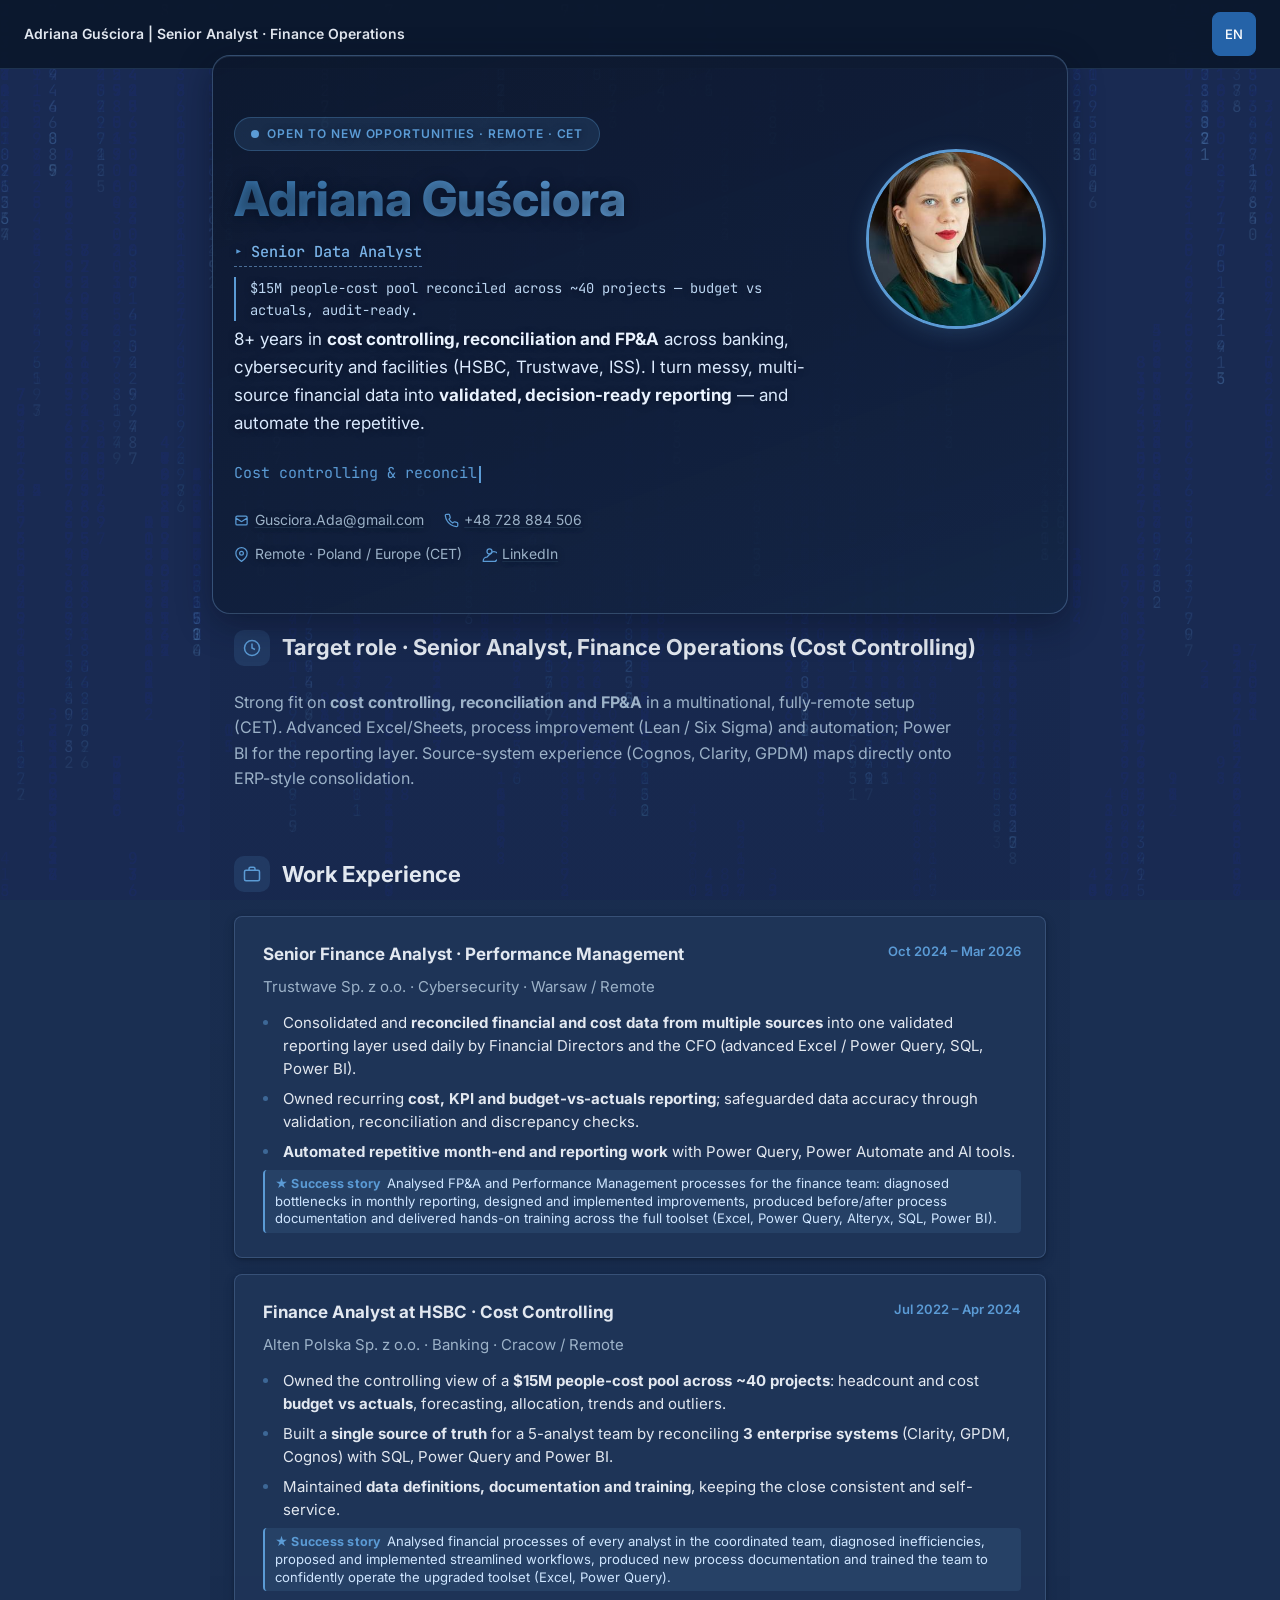
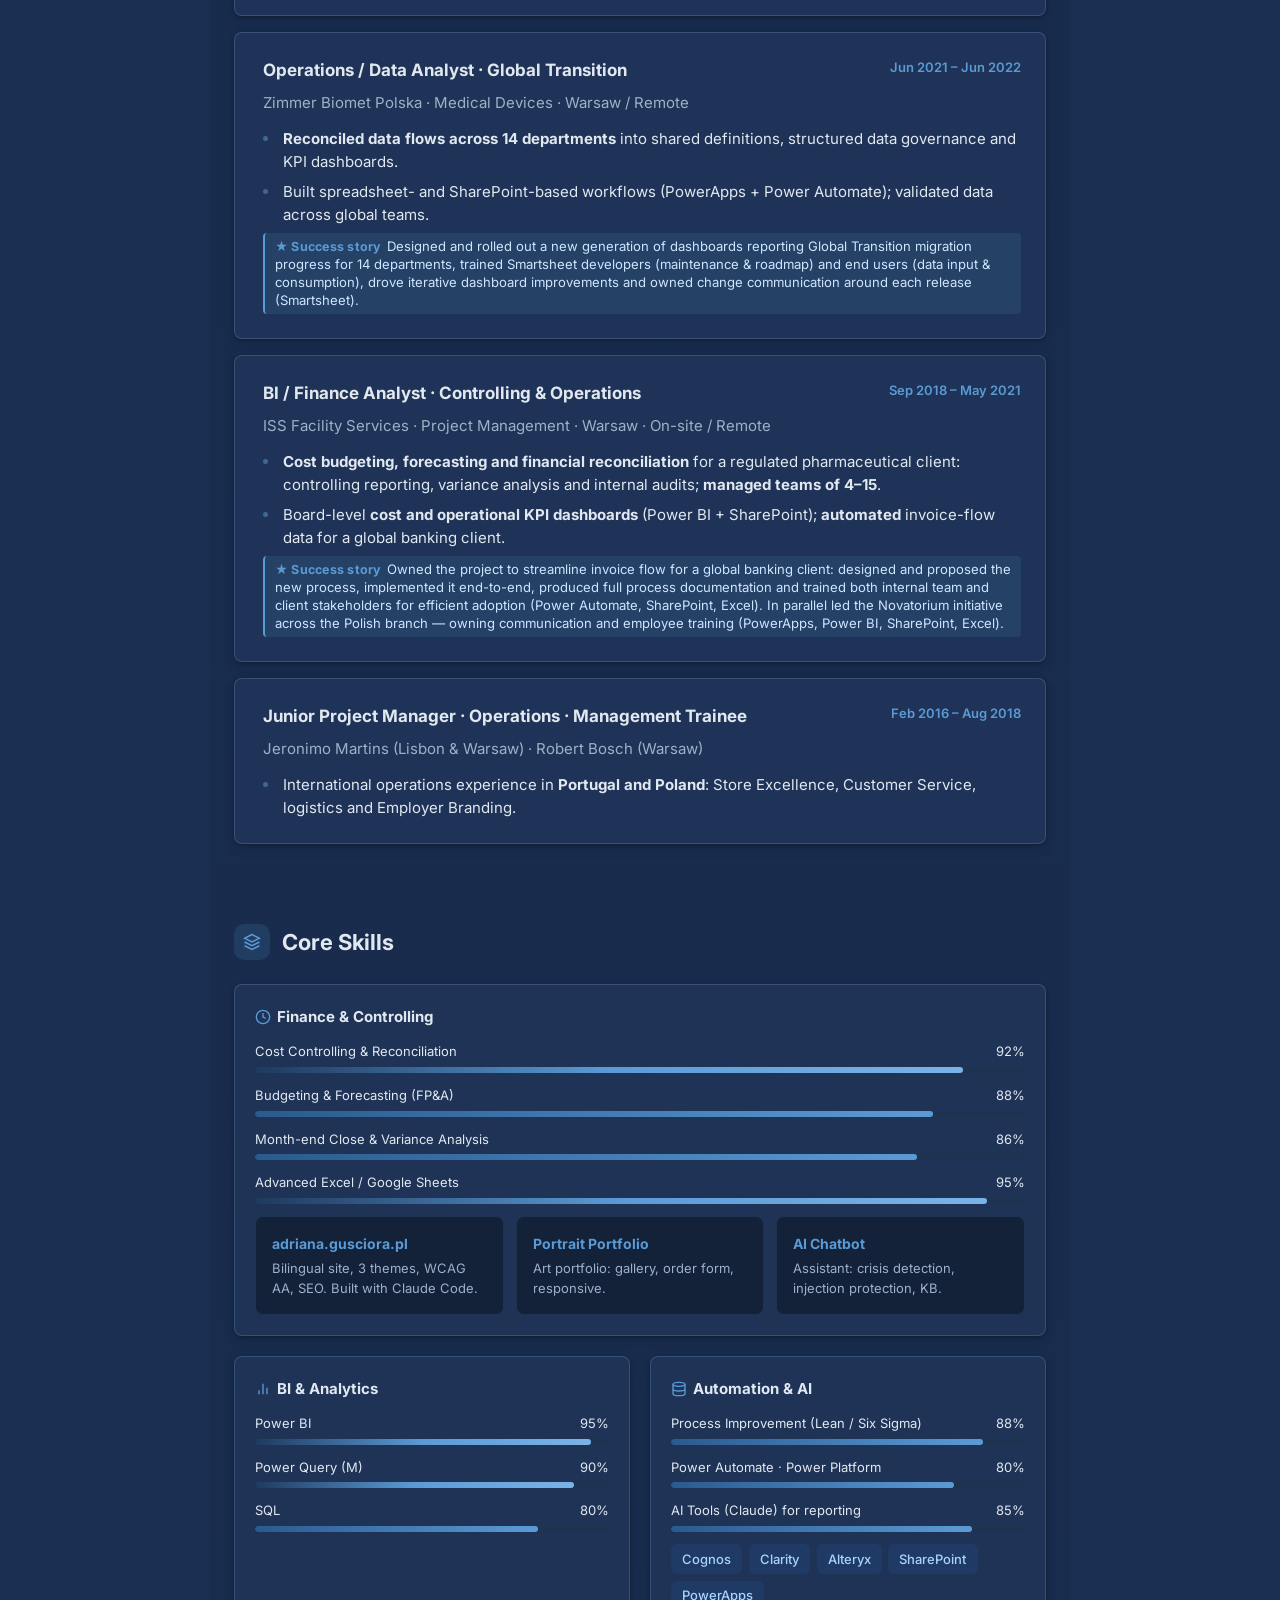
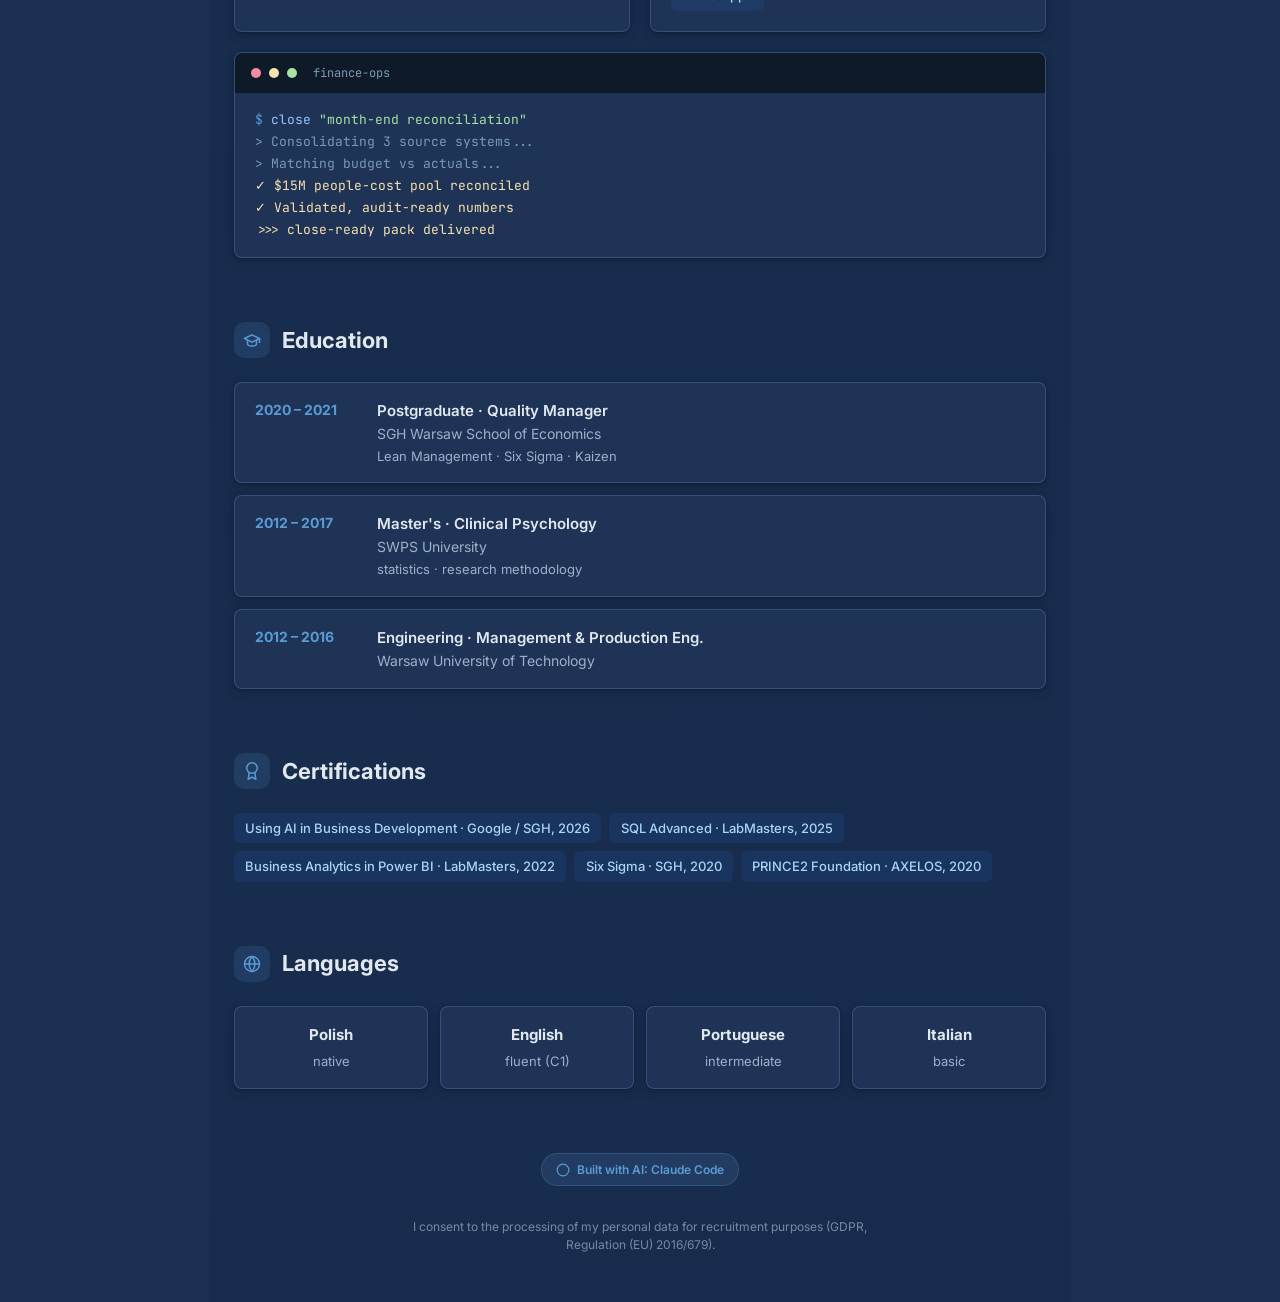
<file: cv/oyster_web_preview.html>
<!DOCTYPE html>
<html lang="en">
<head>
<meta charset="UTF-8">
<meta name="viewport" content="width=device-width, initial-scale=1.0">
<meta name="robots" content="noindex, nofollow">
<title>CV — Adriana Guściora · Senior Analyst, Finance Operations</title>
<link rel="preconnect" href="https://fonts.googleapis.com">
<link rel="preconnect" href="https://fonts.gstatic.com" crossorigin>
<link href="https://fonts.googleapis.com/css2?family=Inter:wght@400;500;600;700;800&family=JetBrains+Mono:wght@400;500&display=swap" rel="stylesheet">
<style>/* ===========================================
   CV Analityk — professional blue/navy design
   Dark/light mode, PL/EN toggle
   Clean, refined, with flower background
   =========================================== */

/* --- Color System (Blue / Navy) --- */
.cv-analyst {
  --ca-bg: #f8fafb;
  --ca-bg-alt: #eef1f5;
  --ca-surface: #ffffff;
  --ca-text: #1a2332;
  --ca-text-muted: #4a5a6a;
  --ca-accent: #1e56a0;
  --ca-accent-light: #2a6fc8;
  --ca-accent-hover: #174283;
  --ca-accent-glow: rgba(30, 86, 160, 0.10);
  --ca-gradient: linear-gradient(135deg, #0d2137, #1e56a0, #2a6fc8);
  --ca-border: #dce3eb;
  --ca-tag-bg: #eaf1fb;
  --ca-tag-text: #1e40af;
  --ca-card-shadow: 0 1px 3px rgba(0,0,0,0.05), 0 4px 12px rgba(0,0,0,0.03);
  --ca-font: 'Inter', -apple-system, BlinkMacSystemFont, 'Segoe UI', sans-serif;
  --ca-font-mono: 'JetBrains Mono', 'Fira Code', 'Cascadia Code', monospace;

  font-family: var(--ca-font);
  background: var(--ca-bg);
  color: var(--ca-text);
  min-height: 100vh;
  line-height: 1.6;
  position: relative;
  transition: background 0.3s ease, color 0.3s ease;
}

/* --- Dark mode --- */
.cv-analyst[data-mode="dark"] {
  --ca-bg: #0a1628;
  --ca-bg-alt: #0f1d32;
  --ca-surface: #132238;
  --ca-text: #e2e8f0;
  --ca-text-muted: #9cb2c8;
  --ca-accent: #5b9bd5;
  --ca-accent-light: #7ab3e8;
  --ca-accent-hover: #93c5fd;
  --ca-accent-glow: rgba(91, 155, 213, 0.15);
  --ca-gradient: linear-gradient(135deg, #3a7ab2, #5b9bd5, #7ab3e8);
  --ca-border: #1e3350;
  --ca-tag-bg: rgba(30, 86, 160, 0.20);
  --ca-tag-text: #a8d4ff;
  --ca-card-shadow: 0 1px 3px rgba(0,0,0,0.25), 0 4px 12px rgba(0,0,0,0.15);
}

/* --- Reset --- */
*, *::before, *::after {
  box-sizing: border-box;
  margin: 0;
  padding: 0;
}

html {
  scroll-behavior: smooth;
}

@media (prefers-reduced-motion: reduce) {
  html { scroll-behavior: auto; }
}

body {
  margin: 0;
  padding: 0;
}

/* --- Binary rain background (Matrix-style) --- */
.cv-analyst__binary-rain {
  position: fixed;
  top: 0;
  left: 0;
  width: 100%;
  height: 100%;
  pointer-events: none;
  z-index: 0;
}

/* --- Top bar --- */
.cv-analyst__topbar {
  position: sticky;
  top: 0;
  z-index: 100;
  display: flex;
  justify-content: flex-end;
  align-items: center;
  gap: 0.5rem;
  padding: 0.75rem 1.5rem;
  background: rgba(248, 250, 251, 0.85);
  backdrop-filter: blur(12px);
  -webkit-backdrop-filter: blur(12px);
  border-bottom: 1px solid var(--ca-border);
}

.cv-analyst[data-mode="dark"] .cv-analyst__topbar {
  background: rgba(10, 22, 40, 0.85);
}

.cv-analyst__toggle-btn {
  display: inline-flex;
  align-items: center;
  justify-content: center;
  gap: 0.4rem;
  padding: 0.4rem 0.75rem;
  min-height: 44px;
  min-width: 44px;
  font-size: 0.8125rem;
  font-family: var(--ca-font);
  font-weight: 500;
  background: var(--ca-surface);
  color: var(--ca-text-muted);
  border: 1px solid var(--ca-border);
  border-radius: 8px;
  cursor: pointer;
  transition: color 0.2s, border-color 0.2s, background-color 0.2s;
}

.cv-analyst__toggle-btn:hover {
  color: var(--ca-accent);
  border-color: var(--ca-accent);
}

.cv-analyst__toggle-btn svg {
  width: 16px;
  height: 16px;
}

.cv-analyst__toggle-btn--active {
  background: var(--ca-accent);
  color: #fff;
  border-color: var(--ca-accent);
}

.cv-analyst__toggle-btn--active:hover {
  color: #fff;
  background: var(--ca-accent-hover);
}

.cv-analyst[data-mode="dark"] .cv-analyst__toggle-btn--active {
  background: #2563a8;
  border-color: #2563a8;
}

.cv-analyst[data-mode="dark"] .cv-analyst__toggle-btn--active:hover {
  background: #1e56a0;
}

/* --- Top bar title --- */
.cv-analyst__topbar-title {
  font-size: 0.875rem;
  font-weight: 600;
  color: var(--ca-text);
  white-space: nowrap;
  overflow: hidden;
  text-overflow: ellipsis;
}

.cv-analyst__topbar-spacer {
  flex: 1;
}

/* --- Top bar divider --- */
.cv-analyst__topbar-divider {
  width: 1px;
  height: 20px;
  background: var(--ca-border);
  margin: 0 0.25rem;
}

/* --- Layout container --- */
.cv-analyst__container {
  position: relative;
  z-index: 1;
  max-width: 860px;
  margin: 0 auto;
  padding: 0 1.5rem;
}

/* --- Hero --- */
.cv-analyst__hero {
  padding: 3rem 0 2rem;
  display: flex;
  align-items: center;
  gap: 2.5rem;
}

.cv-analyst__hero-content {
  flex: 1;
  min-width: 0;
}

.cv-analyst__hero-badge {
  display: inline-flex;
  align-items: center;
  gap: 0.5rem;
  padding: 0.4rem 1rem;
  font-size: 0.75rem;
  font-weight: 600;
  text-transform: uppercase;
  letter-spacing: 0.08em;
  background: var(--ca-accent-glow);
  color: var(--ca-accent);
  border: 1px solid rgba(30, 86, 160, 0.25);
  border-radius: 20px;
  margin-bottom: 1.25rem;
}

.cv-analyst[data-mode="dark"] .cv-analyst__hero-badge {
  border-color: rgba(91, 155, 213, 0.3);
}

.cv-analyst__hero-badge .pulse {
  width: 8px;
  height: 8px;
  background: var(--ca-accent);
  border-radius: 50%;
  animation: pulse 2s ease-in-out infinite;
}

@keyframes pulse {
  0%, 100% { opacity: 1; transform: scale(1); }
  50% { opacity: 0.5; transform: scale(1.3); }
}

.cv-analyst__name {
  font-size: clamp(2.25rem, 5vw, 3rem);
  font-weight: 800;
  color: var(--ca-accent);
  background: var(--ca-gradient);
  -webkit-background-clip: text;
  -webkit-text-fill-color: transparent;
  background-clip: text;
  margin-bottom: 0.5rem;
  line-height: 1.15;
}

.cv-analyst__tagline {
  font-size: 1.0625rem;
  color: var(--ca-text-muted);
  max-width: 600px;
  margin: 0 0 1.5rem;
  line-height: 1.65;
}

/* --- Typing animation --- */
.cv-analyst__typing {
  font-family: var(--ca-font-mono);
  font-size: 0.9375rem;
  color: var(--ca-accent);
  min-height: 1.5em;
}

.cv-analyst__typing .cursor {
  display: inline-block;
  width: 2px;
  height: 1.1em;
  background: var(--ca-accent);
  margin-left: 2px;
  vertical-align: text-bottom;
  animation: blink 0.8s step-end infinite;
}

@keyframes blink {
  50% { opacity: 0; }
}

/* --- Contact row --- */
.cv-analyst__contact {
  display: flex;
  flex-wrap: wrap;
  gap: 0.75rem 1.25rem;
  margin-top: 1.5rem;
  font-size: 0.875rem;
}

.cv-analyst__contact-item {
  display: inline-flex;
  align-items: center;
  gap: 0.35rem;
  color: var(--ca-text-muted);
}

.cv-analyst__contact-item svg {
  width: 15px;
  height: 15px;
  color: var(--ca-accent);
  flex-shrink: 0;
}

.cv-analyst__contact-item a {
  color: var(--ca-text-muted);
  text-decoration: underline;
  text-underline-offset: 2px;
  text-decoration-color: var(--ca-border);
  transition: color 0.2s, text-decoration-color 0.2s;
}

.cv-analyst__contact-item a:hover {
  color: var(--ca-accent);
  text-decoration-color: var(--ca-accent);
}

/* --- Sections --- */
.cv-analyst__section {
  padding: 2rem 0;
}

.cv-analyst__section-header {
  display: flex;
  align-items: center;
  gap: 0.75rem;
  margin-bottom: 1.5rem;
}

.cv-analyst__section-icon {
  width: 36px;
  height: 36px;
  display: flex;
  align-items: center;
  justify-content: center;
  background: var(--ca-accent-glow);
  color: var(--ca-accent);
  border-radius: 10px;
  flex-shrink: 0;
}

.cv-analyst__section-icon svg {
  width: 18px;
  height: 18px;
}

.cv-analyst__section-title {
  font-size: 1.375rem;
  font-weight: 700;
  color: var(--ca-text);
  margin: 0;
  line-height: 1.3;
}

/* --- Experience cards --- */
.cv-analyst__exp-card {
  background: var(--ca-surface);
  border: 1px solid var(--ca-border);
  border-left: 3px solid var(--ca-accent);
  border-radius: 8px;
  padding: 1.5rem 1.5rem 1.5rem 1.75rem;
  margin-bottom: 1rem;
  box-shadow: var(--ca-card-shadow);
}

.cv-analyst__exp-header {
  display: flex;
  justify-content: space-between;
  align-items: flex-start;
  flex-wrap: wrap;
  gap: 0.5rem;
  margin-bottom: 0.4rem;
}

.cv-analyst__exp-role {
  font-size: 1.0625rem;
  font-weight: 700;
  color: var(--ca-text);
  margin: 0;
}

.cv-analyst__exp-period {
  font-size: 0.8125rem;
  color: var(--ca-accent);
  font-weight: 600;
  white-space: nowrap;
}

.cv-analyst__exp-company {
  font-size: 0.9375rem;
  color: var(--ca-text-muted);
  margin-bottom: 0.75rem;
}

.cv-analyst__exp-bullets {
  list-style: none;
  padding: 0;
  margin: 0;
  display: flex;
  flex-direction: column;
  gap: 0.4rem;
}

.cv-analyst__exp-bullets li {
  font-size: 0.9375rem;
  color: var(--ca-text);
  padding-left: 1.25rem;
  position: relative;
  line-height: 1.55;
}

.cv-analyst__exp-bullets li::before {
  content: '';
  position: absolute;
  left: 0;
  top: 0.6em;
  width: 5px;
  height: 5px;
  border-radius: 50%;
  background: var(--ca-accent);
  opacity: 0.5;
}

/* --- Skills --- */
.cv-analyst__skills-grid {
  display: grid;
  grid-template-columns: 1fr;
  gap: 1.25rem;
}

@media (min-width: 640px) {
  .cv-analyst__skills-grid {
    grid-template-columns: 1fr 1fr;
  }
}

.cv-analyst__skill-group {
  background: var(--ca-surface);
  border: 1px solid var(--ca-border);
  border-radius: 8px;
  padding: 1.25rem;
  box-shadow: var(--ca-card-shadow);
}

.cv-analyst__skill-group--ai {
  border-color: rgba(30, 86, 160, 0.35);
  background: rgba(234, 241, 251, 0.5);
  grid-column: 1 / -1;
  border-left: 3px solid var(--ca-accent);
}

.cv-analyst[data-mode="dark"] .cv-analyst__skill-group--ai {
  border-color: rgba(91, 155, 213, 0.35);
  background: rgba(30, 86, 160, 0.08);
}

.cv-analyst__skill-group h3 {
  font-size: 0.9375rem;
  font-weight: 700;
  color: var(--ca-text);
  margin: 0 0 0.75rem;
  display: flex;
  align-items: center;
  gap: 0.4rem;
}

.cv-analyst__skill-group h3 svg {
  width: 16px;
  height: 16px;
  color: var(--ca-accent);
}

/* --- Skill bars --- */
.cv-analyst__skill-bar {
  margin-bottom: 0.75rem;
}

.cv-analyst__skill-bar:last-of-type {
  margin-bottom: 0;
}

.cv-analyst__skill-label {
  display: flex;
  justify-content: space-between;
  font-size: 0.8125rem;
  margin-bottom: 0.3rem;
  color: var(--ca-text);
}

.cv-analyst__skill-track {
  height: 6px;
  background: #d5dde5;
  border-radius: 3px;
  overflow: hidden;
}

.cv-analyst[data-mode="dark"] .cv-analyst__skill-track {
  background: #1e3350;
}

/* Skill levels: expert (90+), advanced (80-89), proficient (70-79) */
.cv-analyst__skill-fill {
  height: 100%;
  border-radius: 3px;
  width: 0;
  background: var(--ca-gradient);
}

.cv-analyst__skill-fill[data-level="expert"] {
  background: linear-gradient(90deg, #0d2137, #1e56a0, #2a6fc8);
  transition: width 1.4s cubic-bezier(0.22, 1, 0.36, 1);
}

.cv-analyst__skill-fill[data-level="advanced"] {
  background: linear-gradient(90deg, #1e56a0, #3b82c8);
  transition: width 1.0s cubic-bezier(0.34, 1.56, 0.64, 1);
}

.cv-analyst__skill-fill[data-level="proficient"] {
  background: linear-gradient(90deg, #3b6fa0, #6ba3d6);
  transition: width 0.8s cubic-bezier(0.45, 0, 0.55, 1);
}

.cv-analyst[data-mode="dark"] .cv-analyst__skill-fill[data-level="expert"] {
  background: linear-gradient(90deg, #1e3a5f, #5b9bd5, #7ab3e8);
}

.cv-analyst[data-mode="dark"] .cv-analyst__skill-fill[data-level="advanced"] {
  background: linear-gradient(90deg, #2a5a8f, #5b9bd5);
}

.cv-analyst[data-mode="dark"] .cv-analyst__skill-fill[data-level="proficient"] {
  background: linear-gradient(90deg, #3a6a8f, #7ab3d5);
}

/* --- Tags --- */
.cv-analyst__tags {
  display: flex;
  flex-wrap: wrap;
  gap: 0.4rem;
}

.cv-analyst__tag {
  font-size: 0.8125rem;
  padding: 0.3rem 0.7rem;
  background: var(--ca-tag-bg);
  color: var(--ca-tag-text);
  border-radius: 6px;
  font-weight: 500;
}

.cv-analyst__tags--spaced {
  margin-top: 0.75rem;
}

.cv-analyst__tags--certs {
  gap: 0.5rem;
}

.cv-analyst__tag--link {
  text-decoration: none;
  cursor: pointer;
  transition: opacity 0.2s, transform 0.2s;
}

.cv-analyst__tag--link:hover {
  opacity: 0.85;
  transform: translateY(-1px);
}

.cv-analyst__cert-link {
  display: inline-flex;
  align-items: center;
  gap: 0.25rem;
  margin-top: 0.35rem;
  font-size: 0.75rem;
  color: var(--ca-accent);
  text-decoration: none;
  opacity: 0.8;
  transition: opacity 0.2s;
}

.cv-analyst__cert-link:hover {
  opacity: 1;
  text-decoration: underline;
}

.cv-analyst__cert-link svg {
  width: 12px;
  height: 12px;
}

button.cv-analyst__cert-link {
  background: none;
  border: none;
  cursor: pointer;
  padding: 0;
}

.cv-analyst__lang-cert {
  font-size: 0.8125rem;
  color: var(--ca-accent);
  background: none;
  border: none;
  padding: 0;
  cursor: pointer;
  font-family: inherit;
  margin-left: 0.25rem;
}

.cv-analyst__lang-cert:hover {
  text-decoration: underline;
}

button.cv-analyst__tag--link {
  border: none;
  cursor: pointer;
  font-family: inherit;
}

/* Clickable AI project tiles */
.cv-analyst__ai-project--link {
  text-decoration: none;
  color: inherit;
  transition: transform 0.2s, box-shadow 0.2s;
}

.cv-analyst__ai-project--link:hover {
  transform: translateY(-2px);
  box-shadow: 0 4px 12px rgba(0, 0, 0, 0.15);
}

/* --- Lightbox (cert gallery) --- */
.cv-cert-lightbox {
  position: fixed;
  inset: 0;
  z-index: 9999;
  display: flex;
  align-items: center;
  justify-content: center;
}

.cv-cert-lightbox[hidden] {
  display: none;
}

.cv-cert-lightbox__overlay {
  position: absolute;
  inset: 0;
  background: rgba(0, 0, 0, 0.88);
}

.cv-cert-lightbox__content {
  position: relative;
  display: flex;
  align-items: center;
  justify-content: center;
}

.cv-cert-lightbox__img {
  max-width: 90vw;
  max-height: 85vh;
  object-fit: contain;
  border-radius: 4px;
  box-shadow: 0 4px 32px rgba(0, 0, 0, 0.5);
}

.cv-cert-lightbox__pdf {
  width: 80vw;
  height: 85vh;
  border: none;
  border-radius: 4px;
  box-shadow: 0 4px 32px rgba(0, 0, 0, 0.5);
  background: #fff;
}

.cv-cert-lightbox__close,
.cv-cert-lightbox__prev,
.cv-cert-lightbox__next {
  position: absolute;
  background: rgba(255, 255, 255, 0.12);
  color: #fff;
  border: none;
  cursor: pointer;
  border-radius: 50%;
  display: flex;
  align-items: center;
  justify-content: center;
  transition: background 0.2s;
  z-index: 1;
}

.cv-cert-lightbox__close:hover,
.cv-cert-lightbox__prev:hover,
.cv-cert-lightbox__next:hover {
  background: rgba(255, 255, 255, 0.25);
}

.cv-cert-lightbox__close {
  top: 1rem;
  right: 1rem;
  width: 40px;
  height: 40px;
  font-size: 1.5rem;
  line-height: 1;
}

.cv-cert-lightbox__prev,
.cv-cert-lightbox__next {
  top: 50%;
  transform: translateY(-50%);
  width: 44px;
  height: 44px;
  font-size: 1.75rem;
  line-height: 1;
}

.cv-cert-lightbox__prev { left: 1rem; }
.cv-cert-lightbox__next { right: 1rem; }

.cv-cert-lightbox__counter {
  position: absolute;
  bottom: 1rem;
  left: 50%;
  transform: translateX(-50%);
  color: rgba(255, 255, 255, 0.7);
  font-size: 0.875rem;
}

.cv-analyst__tag--ai {
  background: var(--ca-accent-glow);
  color: var(--ca-accent);
  border: 1px solid rgba(30, 86, 160, 0.2);
}

.cv-analyst[data-mode="dark"] .cv-analyst__tag--ai {
  border-color: rgba(91, 155, 213, 0.25);
}

/* --- Terminal snippet --- */
.cv-analyst__terminal {
  background: #1a2332;
  border-radius: 8px;
  overflow: hidden;
  margin-top: 1.25rem;
  box-shadow: var(--ca-card-shadow);
  font-family: var(--ca-font-mono);
  font-size: 0.8125rem;
  line-height: 1.7;
}

.cv-analyst__terminal-header {
  display: flex;
  align-items: center;
  gap: 0.5rem;
  padding: 0.6rem 1rem;
  background: #0f1a28;
}

.cv-analyst__terminal-dot {
  width: 10px;
  height: 10px;
  border-radius: 50%;
}

.cv-analyst__terminal-dot--red { background: #f38ba8; }
.cv-analyst__terminal-dot--yellow { background: #f9e2af; }
.cv-analyst__terminal-dot--green { background: #a6e3a1; }

.cv-analyst__terminal-title {
  font-size: 0.75rem;
  color: #7a9ab4;
  margin-left: 0.5rem;
}

.cv-analyst__terminal-body {
  padding: 1rem 1.25rem;
  color: #c8d6e0;
  overflow-x: auto;
}

.cv-analyst__terminal-body .prompt { color: #5b9bd5; }
.cv-analyst__terminal-body .comment { color: #7a9ab4; }
.cv-analyst__terminal-body .keyword { color: #7ab3e8; }
.cv-analyst__terminal-body .string { color: #a6e3a1; }
.cv-analyst__terminal-body .function { color: #93c5fd; }
.cv-analyst__terminal-body .output { color: #f9e2af; }

/* --- AI project cards --- */
.cv-analyst__ai-projects {
  display: grid;
  grid-template-columns: 1fr;
  gap: 0.75rem;
  margin-top: 0.75rem;
}

@media (min-width: 640px) and (max-width: 767px) {
  .cv-analyst__ai-projects {
    grid-template-columns: 1fr 1fr;
  }
}

@media (min-width: 768px) {
  .cv-analyst__ai-projects {
    grid-template-columns: 1fr 1fr 1fr;
  }
}

.cv-analyst__ai-project {
  padding: 1rem;
  background: var(--ca-surface);
  border: 1px solid var(--ca-border);
  border-radius: 8px;
  text-align: left;
}

.cv-analyst__ai-project-name {
  font-size: 0.875rem;
  font-weight: 700;
  color: var(--ca-accent);
  margin: 0 0 0.25rem;
}

.cv-analyst__ai-project-desc {
  font-size: 0.8125rem;
  color: var(--ca-text-muted);
  line-height: 1.5;
  margin: 0;
}

/* --- Education --- */
.cv-analyst__edu-list {
  display: flex;
  flex-direction: column;
  gap: 0.75rem;
}

.cv-analyst__edu-item {
  display: grid;
  grid-template-columns: 110px 1fr;
  gap: 0.75rem;
  padding: 1rem 1.25rem;
  background: var(--ca-surface);
  border: 1px solid var(--ca-border);
  border-left: 3px solid var(--ca-accent);
  border-radius: 8px;
  box-shadow: var(--ca-card-shadow);
}

.cv-analyst__edu-year {
  font-size: 0.875rem;
  font-weight: 700;
  color: var(--ca-accent);
}

.cv-analyst__edu-title {
  font-size: 0.9375rem;
  font-weight: 600;
  color: var(--ca-text);
  margin: 0;
}

.cv-analyst__edu-school {
  font-size: 0.875rem;
  color: var(--ca-text-muted);
  margin: 0;
}

.cv-analyst__edu-desc {
  font-size: 0.8125rem;
  color: var(--ca-text-muted);
  margin: 0;
}

/* --- Languages --- */
.cv-analyst__lang-grid {
  display: grid;
  grid-template-columns: repeat(auto-fill, minmax(180px, 1fr));
  gap: 0.75rem;
}

.cv-analyst__lang-card {
  background: var(--ca-surface);
  border: 1px solid var(--ca-border);
  border-radius: 8px;
  padding: 1rem;
  text-align: center;
  box-shadow: var(--ca-card-shadow);
}

.cv-analyst__lang-name {
  font-weight: 700;
  color: var(--ca-text);
  font-size: 0.9375rem;
}

.cv-analyst__lang-level {
  font-size: 0.8125rem;
  color: var(--ca-text-muted);
  margin-top: 0.25rem;
}

/* --- Photo --- */
.cv-analyst__photo {
  width: 180px;
  height: 180px;
  border-radius: 50%;
  object-fit: cover;
  border: 3px solid var(--ca-accent);
  box-shadow: 0 4px 20px rgba(30, 86, 160, 0.15);
  flex-shrink: 0;
  align-self: flex-start;
  margin-top: 2rem;
}

.cv-analyst[data-mode="dark"] .cv-analyst__photo {
  box-shadow: 0 4px 20px rgba(91, 155, 213, 0.2);
}

/* --- Footer --- */
.cv-analyst__footer {
  text-align: center;
  padding: 2rem 0 3rem;
  font-size: 0.8125rem;
  color: var(--ca-text-muted);
}

.cv-analyst__gdpr {
  margin-top: 1.25rem;
  font-size: 0.75rem;
  color: var(--ca-text-muted);
  opacity: 0.7;
  max-width: 500px;
  margin-left: auto;
  margin-right: auto;
  line-height: 1.5;
}

.cv-analyst__ai-badge {
  display: inline-flex;
  align-items: center;
  gap: 0.4rem;
  padding: 0.4rem 0.9rem;
  font-size: 0.75rem;
  font-weight: 600;
  background: var(--ca-accent-glow);
  color: var(--ca-accent);
  border: 1px solid rgba(30, 86, 160, 0.2);
  border-radius: 20px;
  margin-bottom: 0.75rem;
}

.cv-analyst[data-mode="dark"] .cv-analyst__ai-badge {
  border-color: rgba(91, 155, 213, 0.25);
}

.cv-analyst__ai-badge svg {
  width: 14px;
  height: 14px;
}

/* --- Print button --- */
.cv-analyst__print-btn {
  display: inline-flex;
  align-items: center;
  gap: 0.5rem;
  padding: 0.5rem 1rem;
  min-height: 44px;
  font-size: 0.8125rem;
  font-family: var(--ca-font);
  font-weight: 500;
  background: var(--ca-surface);
  color: var(--ca-text-muted);
  border: 1px solid var(--ca-border);
  border-radius: 8px;
  cursor: pointer;
  transition: color 0.2s, border-color 0.2s;
  margin-top: 1rem;
}

.cv-analyst__print-btn:hover {
  color: var(--ca-accent);
  border-color: var(--ca-accent);
}

.cv-analyst__print-btn svg {
  width: 15px;
  height: 15px;
}

/* --- Skip link --- */
.cv-analyst__skip-link {
  position: absolute;
  left: -9999px;
  top: 0;
  z-index: 200;
  padding: 0.5rem 1rem;
  background: var(--ca-accent);
  color: #fff;
  font-size: 0.875rem;
  font-weight: 600;
  text-decoration: none;
  border-radius: 0 0 8px 0;
}

.cv-analyst__skip-link:focus {
  left: 0;
  top: 0;
}

/* --- Focus styles (WCAG) --- */
a:focus-visible,
button:focus-visible {
  outline: 3px solid var(--ca-accent);
  outline-offset: 2px;
}

/* --- Reduced motion --- */
@media (prefers-reduced-motion: reduce) {
  .cv-analyst__hero-badge .pulse { animation: none; }
  .cv-analyst__typing .cursor { animation: none; }
  .cv-analyst__skill-fill,
  .cv-analyst__skill-fill[data-level="expert"],
  .cv-analyst__skill-fill[data-level="advanced"],
  .cv-analyst__skill-fill[data-level="proficient"] {
    transition: none;
  }
  .cv-analyst__binary-rain { display: none; }
}

/* --- Responsive --- */
@media (max-width: 640px) {
  .cv-analyst__hero {
    flex-direction: column-reverse;
    text-align: center;
    gap: 1.25rem;
  }

  .cv-analyst__hero-content {
    display: flex;
    flex-direction: column;
    align-items: center;
  }

  .cv-analyst__contact {
    justify-content: center;
  }

  .cv-analyst__edu-item {
    grid-template-columns: 1fr;
    gap: 0.25rem;
  }

  .cv-analyst__topbar {
    padding: 0.5rem 1rem;
    flex-wrap: wrap;
    justify-content: center;
  }

  .cv-analyst__topbar-title,
  .cv-analyst__topbar-spacer {
    display: none;
  }

  .cv-analyst__exp-header {
    flex-direction: column;
  }

  .cv-analyst__container {
    padding: 0 1rem;
  }

  .cv-analyst__exp-card {
    padding: 1rem 1rem 1rem 1.25rem;
  }
}

/* =============================================
   PRINT — Professional CV layout for PDF/paper
   Editorial minimal: navy accents, tight grid,
   optimized for A4 (2 pages max)
   ============================================= */

@page {
  size: A4;
  margin: 1.2cm 1.5cm;
}

@media print {

  /* --- Reset to clean white --- */
  .cv-analyst {
    --ca-bg: #fff;
    --ca-surface: #fff;
    --ca-text: #1a1a1a;
    --ca-text-muted: #4a4a4a;
    --ca-border: #d0d5dd;
    --ca-accent: #1e3a6e;
    --ca-tag-bg: #eef2f7;
    --ca-tag-text: #1e3a6e;
    --ca-card-shadow: none;
    background: #fff;
    font-size: 9.5pt;
    line-height: 1.45;
  }

  /* --- Hide web-only elements --- */
  .cv-analyst__topbar,
  .cv-analyst__binary-rain,
  .cv-analyst__print-btn,
  .cv-analyst__ai-badge,
  .cv-analyst__typing,
  .cv-analyst__skip-link,
  .cv-analyst__terminal,
  .cv-analyst__hero-badge {
    display: none !important;
  }

  /* --- Container: full width for print --- */
  .cv-analyst__container {
    max-width: 100%;
    padding: 0;
  }

  /* ==========================================
     HERO — Compact header with accent bar
     ========================================== */
  .cv-analyst__hero {
    padding: 0 0 0.6cm;
    text-align: left;
    display: grid;
    grid-template-columns: 72pt 1fr;
    grid-template-rows: auto auto auto;
    gap: 0 0.5cm;
    align-items: start;
    border-bottom: 2.5pt solid #1e3a6e;
    margin-bottom: 0.4cm;
  }

  .cv-analyst__photo {
    grid-row: 1 / 4;
    width: 72pt;
    height: 72pt;
    border: 2pt solid #1e3a6e;
    box-shadow: none;
    margin: 0;
  }

  .cv-analyst__name {
    font-size: 18pt;
    font-weight: 800;
    -webkit-text-fill-color: #1e3a6e;
    color: #1e3a6e;
    margin: 0;
    line-height: 1.2;
    padding-top: 0.1cm;
  }

  .cv-analyst__tagline {
    font-size: 9pt;
    color: #4a4a4a;
    margin: 0.1cm 0 0;
    line-height: 1.4;
    max-width: none;
  }

  .cv-analyst__contact {
    margin-top: 0.15cm;
    gap: 0.3cm;
    justify-content: flex-start;
    font-size: 8.5pt;
  }

  .cv-analyst__contact-item svg {
    width: 10pt;
    height: 10pt;
    color: #1e3a6e;
  }

  .cv-analyst__contact-item a {
    text-decoration: none;
    color: #1a1a1a;
  }

  .cv-analyst__contact-item a::after {
    content: none;
  }

  /* ==========================================
     SECTIONS — Tight spacing
     ========================================== */
  .cv-analyst__section {
    padding: 0.25cm 0;
  }

  .cv-analyst__section-header {
    margin-bottom: 0.3cm;
    gap: 0.3cm;
    break-after: avoid;
    border-bottom: 0.75pt solid #d0d5dd;
    padding-bottom: 0.15cm;
  }

  .cv-analyst__section-icon {
    width: 20pt;
    height: 20pt;
    background: none;
    border-radius: 0;
  }

  .cv-analyst__section-icon svg {
    width: 14pt;
    height: 14pt;
    color: #1e3a6e;
  }

  .cv-analyst__section-title {
    font-size: 12pt;
    font-weight: 700;
    color: #1e3a6e;
    text-transform: uppercase;
    letter-spacing: 0.04em;
  }

  /* ==========================================
     EXPERIENCE — Dense cards
     ========================================== */
  .cv-analyst__exp-card {
    break-inside: avoid;
    box-shadow: none;
    border: none;
    border-left: 2pt solid #1e3a6e;
    border-radius: 0;
    padding: 0.2cm 0 0.2cm 0.4cm;
    margin-bottom: 0.25cm;
    background: none;
  }

  .cv-analyst__exp-header {
    margin-bottom: 0.05cm;
    gap: 0.2cm;
  }

  .cv-analyst__exp-role {
    font-size: 10pt;
    font-weight: 700;
    color: #1a1a1a;
  }

  .cv-analyst__exp-period {
    font-size: 8.5pt;
    font-weight: 600;
    color: #1e3a6e;
  }

  .cv-analyst__exp-company {
    font-size: 8.5pt;
    color: #4a4a4a;
    margin-bottom: 0.1cm;
  }

  .cv-analyst__exp-bullets {
    gap: 0.05cm;
  }

  .cv-analyst__exp-bullets li {
    font-size: 8.5pt;
    line-height: 1.4;
    padding-left: 0.35cm;
  }

  .cv-analyst__exp-bullets li::before {
    width: 3pt;
    height: 3pt;
    top: 0.55em;
    background: #1e3a6e;
    opacity: 0.6;
  }

  /* ==========================================
     SKILLS — Compact 2-column grid
     ========================================== */
  .cv-analyst__skills-grid {
    grid-template-columns: 1fr 1fr;
    gap: 0.3cm;
  }

  .cv-analyst__skill-group {
    break-inside: avoid;
    box-shadow: none;
    border: none;
    border-left: 2pt solid #1e3a6e;
    border-radius: 0;
    padding: 0.15cm 0 0.15cm 0.3cm;
    background: none;
  }

  .cv-analyst__skill-group--ai {
    grid-column: 1 / -1;
    border-left: 2pt solid #1e3a6e;
    background: none;
    border-top: none;
    border-right: none;
    border-bottom: none;
  }

  .cv-analyst__skill-group h3 {
    font-size: 9pt;
    font-weight: 700;
    margin-bottom: 0.15cm;
    color: #1e3a6e;
  }

  .cv-analyst__skill-group h3 svg {
    width: 11pt;
    height: 11pt;
  }

  /* --- Skill bars — compact for print --- */
  .cv-analyst__skill-bar {
    margin-bottom: 0.1cm;
  }

  .cv-analyst__skill-label {
    font-size: 8pt;
    margin-bottom: 0.03cm;
  }

  .cv-analyst__skill-track {
    height: 4pt;
    background: #e5e7eb;
    border-radius: 2pt;
  }

  .cv-analyst__skill-fill {
    border-radius: 2pt;
    transition: none;
    background: #1e3a6e !important;
  }

  .cv-analyst__skill-fill[data-width="95"] { width: 95% !important; }
  .cv-analyst__skill-fill[data-width="90"] { width: 90% !important; }
  .cv-analyst__skill-fill[data-width="85"] { width: 85% !important; }
  .cv-analyst__skill-fill[data-width="80"] { width: 80% !important; }
  .cv-analyst__skill-fill[data-width="75"] { width: 75% !important; }

  /* --- AI projects — inline in print --- */
  .cv-analyst__ai-projects {
    grid-template-columns: 1fr 1fr 1fr;
    gap: 0.2cm;
    margin-top: 0.2cm;
  }

  .cv-analyst__ai-project {
    padding: 0.15cm 0.25cm;
    border: 0.5pt solid #d0d5dd;
    border-radius: 0;
    background: #f8f9fb;
  }

  .cv-analyst__ai-project-name {
    font-size: 8pt;
    color: #1e3a6e;
    margin-bottom: 0.05cm;
  }

  .cv-analyst__ai-project-desc {
    font-size: 6.5pt;
    line-height: 1.3;
  }

  /* --- Tags — compact pills --- */
  .cv-analyst__tags {
    gap: 0.1cm;
  }

  .cv-analyst__tag {
    font-size: 7.5pt;
    padding: 0.05cm 0.2cm;
    background: #eef2f7;
    color: #1e3a6e;
    border-radius: 2pt;
    border: 0.5pt solid #d0d5dd;
  }

  /* ==========================================
     EDUCATION — Compact list
     ========================================== */
  .cv-analyst__edu-list {
    gap: 0.15cm;
  }

  .cv-analyst__edu-item {
    break-inside: avoid;
    box-shadow: none;
    border: none;
    border-left: 2pt solid #1e3a6e;
    border-radius: 0;
    padding: 0.1cm 0 0.1cm 0.4cm;
    background: none;
    grid-template-columns: 70pt 1fr;
    gap: 0.3cm;
  }

  .cv-analyst__edu-year {
    font-size: 8.5pt;
    font-weight: 700;
    color: #1e3a6e;
  }

  .cv-analyst__edu-title {
    font-size: 9pt;
    font-weight: 600;
  }

  .cv-analyst__edu-school {
    font-size: 8pt;
  }

  .cv-analyst__edu-desc {
    font-size: 7.5pt;
  }

  /* ==========================================
     LANGUAGES — Inline row
     ========================================== */
  .cv-analyst__lang-grid {
    grid-template-columns: repeat(4, 1fr);
    gap: 0.2cm;
  }

  .cv-analyst__lang-card {
    box-shadow: none;
    border: none;
    border-left: 2pt solid #1e3a6e;
    border-radius: 0;
    padding: 0.05cm 0 0.05cm 0.3cm;
    text-align: left;
    background: none;
  }

  .cv-analyst__lang-name {
    font-size: 9pt;
    font-weight: 700;
  }

  .cv-analyst__lang-level {
    font-size: 7.5pt;
  }

  /* ==========================================
     FOOTER — Compact GDPR line
     ========================================== */
  .cv-analyst__footer {
    padding: 0.3cm 0 0;
    border-top: 0.5pt solid #d0d5dd;
    margin-top: 0.2cm;
  }

  .cv-analyst__gdpr {
    font-size: 7pt;
    color: #888;
    opacity: 1;
    margin-top: 0;
    max-width: none;
    text-align: center;
  }
}
</style>
<style>
  /* lighter navy base; full-bleed -> kill the 1.2cm white @page margins from cv-analityk.css */
  @page { margin: 0 !important; }
  html, body { background: #1a2f52 !important; }
  .cv-analyst, .cv-analyst[data-mode="dark"]{ --ca-bg:#1a2f52; background:#1a2f52 !important; }
  .cv-analyst__topbar { position: static; }
  .cv-analyst__success-tag{ display:inline-block; color:var(--ca-accent-light); font-weight:700; font-size:.78rem; letter-spacing:.02em; margin-right:6px; }

  /* role line under the name -> links to the cv-analityk site */
  .cv-analyst__role-link{ display:inline-flex; align-items:center; gap:.5rem; margin:.35rem 0 .15rem;
    font-family: var(--ca-font-mono); font-weight:500; font-size:.95rem; color: var(--ca-accent-light);
    text-decoration:none; border-bottom:1px dashed rgba(122,179,232,.55); padding-bottom:2px; }
  .cv-analyst__role-link::before{ content:"▸"; color: var(--ca-accent); }
  .cv-analyst__role-link:hover{ color:#cfe6ff; border-bottom-color:#cfe6ff; }

  /* one concrete, finished headline (replaces the typing line in the PDF) */
  .cv-analyst__headline{ font-family:var(--ca-font-mono); font-size:.86rem; color:#bcd6f2;
    margin:.5rem 0 .2rem; padding-left:.85rem; border-left:2px solid var(--ca-accent); }

  /* success story per role */
  .cv-analyst__exp-success{ margin-top:7px; padding:5px 10px; font-size:.82rem; line-height:1.35;
    color:#cfe6ff; background:rgba(91,155,213,.12); border-left:2px solid var(--ca-accent); border-radius:4px; }
  .cv-analyst__exp-success span{ color:var(--ca-accent); font-weight:700; margin-right:5px; }

  /* ===== HERO readability: calm darker panel behind the hero so text separates from the rain ===== */
  .cv-analyst__hero{ position:relative; z-index:1; }
  .cv-analyst__hero::before{ content:""; position:absolute; z-index:-1;
    inset:-14px -22px -16px -22px; border-radius:18px;
    background: linear-gradient(160deg, rgba(13,24,46,.92) 0%, rgba(16,30,56,.88) 55%, rgba(20,38,70,.82) 100%);
    border:1px solid rgba(132,182,234,.30);
    box-shadow: 0 10px 34px rgba(6,14,30,.45), inset 0 1px 0 rgba(160,200,245,.10);
    pointer-events:none; }
  /* hero text pops over the (now darker) panel */
  .cv-analyst__name{ text-shadow:0 1px 14px rgba(5,12,26,.6); }
  .cv-analyst__role-link, .cv-analyst__headline, .cv-analyst__tagline,
  .cv-analyst__contact-item, .cv-analyst__hero-badge{ text-shadow:0 1px 6px rgba(5,12,26,.55); }
  .cv-analyst__tagline{ color:#dcebff !important; }
  .cv-analyst__tagline strong{ color:#eaf3ff; }

  /* readability: faint, EVEN rain + light veil; cards get a visible edge so they don't blend */
  .cv-analyst__container{ position:relative; z-index:1; }
  .cv-analyst__container::before{ content:""; position:absolute; inset:0; z-index:-1;
    background: linear-gradient(180deg, rgba(20,36,64,.16), rgba(20,36,64,.26)); pointer-events:none; }
  .cv-analyst__exp-card, .cv-analyst__skill-group, .cv-analyst__terminal,
  .cv-analyst__lang-card, .cv-analyst__edu-item{
    background: rgba(33,54,90,.82) !important; border:1px solid rgba(140,185,235,.22) !important; }

  /* ===== COMPACT mode (only for the 2-page PDF) ===== */
  .cv-analyst.compact{ font-size:7.4pt !important; line-height:1.26 !important; }
  .cv-analyst.compact .cv-analyst__container{ max-width:800px !important; padding:6px 26px 12px !important; }
  .cv-analyst.compact .cv-analyst__hero{ padding:2px 0 8px !important; gap:14px !important; margin-bottom:4px !important; }
  .cv-analyst.compact .cv-analyst__name{ font-size:21pt !important; line-height:1.04 !important; }
  .cv-analyst.compact .cv-analyst__role-link{ font-size:8.4pt !important; margin:2px 0 !important; }
  .cv-analyst.compact .cv-analyst__headline{ font-size:8pt !important; margin:4px 0 3px !important; }
  .cv-analyst.compact .cv-analyst__tagline{ font-size:8pt !important; line-height:1.3 !important; margin:3px 0 !important; max-width:68ch !important; }
  .cv-analyst.compact .cv-analyst__typing{ display:none !important; }
  .cv-analyst.compact .cv-analyst__hero-badge{ font-size:6.8pt !important; padding:2px 8px !important; margin-bottom:3px !important; }
  .cv-analyst.compact .cv-analyst__photo{ width:92px !important; height:92px !important; }
  .cv-analyst.compact .cv-analyst__contact{ gap:3px 14px !important; font-size:7.4pt !important; margin-top:5px !important; }
  .cv-analyst.compact .cv-analyst__contact-item svg{ width:12px !important; height:12px !important; }
  .cv-analyst.compact #target-role{ display:none !important; }
  .cv-analyst.compact .cv-analyst__section{ margin:7px 0 !important; padding:0 !important; }
  .cv-analyst.compact .cv-analyst__section-header{ margin-bottom:4px !important; gap:7px !important; }
  .cv-analyst.compact .cv-analyst__section-title{ font-size:8.6pt !important; }
  .cv-analyst.compact .cv-analyst__section-icon{ width:20px !important; height:20px !important; }
  .cv-analyst.compact .cv-analyst__section-icon svg{ width:12px !important; height:12px !important; }
  .cv-analyst.compact .cv-analyst__exp-card{ margin-bottom:5px !important; padding:6px 10px !important; break-inside:avoid; page-break-inside:avoid; }
  .cv-analyst.compact .cv-analyst__exp-header{ margin-bottom:1px !important; }
  .cv-analyst.compact .cv-analyst__exp-role{ font-size:8.8pt !important; }
  .cv-analyst.compact .cv-analyst__exp-period{ font-size:6.9pt !important; }
  .cv-analyst.compact .cv-analyst__exp-company{ font-size:7.3pt !important; margin:1px 0 2px !important; }
  .cv-analyst.compact .cv-analyst__exp-bullets li{ font-size:7.4pt !important; line-height:1.26 !important; margin-bottom:1px !important; padding-left:14px !important; }
  .cv-analyst.compact .cv-analyst__exp-success{ font-size:7.1pt !important; padding:3px 8px !important; margin-top:4px !important; }
  .cv-analyst.compact .cv-analyst__skills-grid{ gap:8px !important; }
  .cv-analyst.compact .cv-analyst__skill-group{ padding:7px 10px !important; break-inside:avoid; }
  .cv-analyst.compact .cv-analyst__skill-group h3{ font-size:8pt !important; margin-bottom:4px !important; }
  .cv-analyst.compact .cv-analyst__skill-bar{ margin-bottom:3px !important; }
  .cv-analyst.compact .cv-analyst__skill-label{ font-size:7.1pt !important; margin-bottom:1px !important; }
  .cv-analyst.compact .cv-analyst__skill-track{ height:3.5px !important; }
  /* cv2 + c3 now INCLUDED in the PDF, compacted */
  .cv-analyst.compact .cv-analyst__ai-projects{ display:grid !important; grid-template-columns:1fr 1fr 1fr !important; gap:6px !important; margin-top:7px !important; }
  .cv-analyst.compact .cv-analyst__ai-project{ padding:5px 7px !important; }
  .cv-analyst.compact .cv-analyst__ai-project-name{ font-size:7.2pt !important; }
  .cv-analyst.compact .cv-analyst__ai-project-desc{ font-size:6.5pt !important; line-height:1.25 !important; }
  .cv-analyst.compact .cv-analyst__terminal{ margin-top:8px !important; }
  .cv-analyst.compact .cv-analyst__terminal-header{ padding:4px 8px !important; }
  .cv-analyst.compact .cv-analyst__terminal-title{ font-size:7pt !important; }
  .cv-analyst.compact .cv-analyst__terminal-body{ padding:7px 10px !important; font-size:6.6pt !important; line-height:1.45 !important; }
  .cv-analyst.compact .cv-analyst__edu-list{ gap:5px !important; }
  .cv-analyst.compact .cv-analyst__edu-item{ margin-bottom:0 !important; padding:5px 8px !important; }
  .cv-analyst.compact .cv-analyst__edu-title{ font-size:8pt !important; }
  .cv-analyst.compact .cv-analyst__edu-school,.cv-analyst.compact .cv-analyst__edu-desc{ font-size:7pt !important; }
  .cv-analyst.compact .cv-analyst__tag{ font-size:7pt !important; padding:2px 6px !important; }
  .cv-analyst.compact .cv-analyst__lang-card{ padding:4px 8px !important; }
  .cv-analyst.compact .cv-analyst__lang-name{ font-size:7.6pt !important; }
  .cv-analyst.compact .cv-analyst__lang-level{ font-size:6.9pt !important; }
  .cv-analyst.compact .cv-analyst__footer{ margin-top:7px !important; padding-top:6px !important; }
  .cv-analyst.compact .cv-analyst__gdpr{ font-size:6.2pt !important; }
  .cv-analyst.compact .cv-analyst__ai-badge{ font-size:6.8pt !important; }

  /* ---- balance: fill ~two A4 pages (tuned) ---- */
  .cv-analyst.compact{ font-size:8.3pt !important; line-height:1.34 !important; }
  .cv-analyst.compact .cv-analyst__container{ padding:9px 30px 12px !important; }
  .cv-analyst.compact .cv-analyst__hero{ padding:3px 0 9px !important; gap:16px !important; margin-bottom:4px !important; }
  .cv-analyst.compact .cv-analyst__name{ font-size:24pt !important; }
  .cv-analyst.compact .cv-analyst__role-link{ font-size:9.4pt !important; margin:4px 0 !important; }
  .cv-analyst.compact .cv-analyst__headline{ font-size:8.8pt !important; margin:6px 0 4px !important; }
  .cv-analyst.compact .cv-analyst__tagline{ font-size:8.6pt !important; line-height:1.38 !important; margin:5px 0 !important; }
  .cv-analyst.compact .cv-analyst__hero-badge{ font-size:7.3pt !important; padding:3px 9px !important; margin-bottom:5px !important; }
  .cv-analyst.compact .cv-analyst__photo{ width:106px !important; height:106px !important; }
  .cv-analyst.compact .cv-analyst__contact{ gap:5px 16px !important; font-size:8pt !important; margin-top:8px !important; }
  .cv-analyst.compact .cv-analyst__contact-item svg{ width:13px !important; height:13px !important; }
  .cv-analyst.compact .cv-analyst__section{ margin:8px 0 !important; }
  .cv-analyst.compact .cv-analyst__section-header{ margin-bottom:7px !important; gap:9px !important; }
  .cv-analyst.compact .cv-analyst__section-title{ font-size:9.8pt !important; }
  .cv-analyst.compact .cv-analyst__section-icon{ width:24px !important; height:24px !important; }
  .cv-analyst.compact .cv-analyst__section-icon svg{ width:14px !important; height:14px !important; }
  .cv-analyst.compact .cv-analyst__exp-card{ margin-bottom:8px !important; padding:9px 13px !important; }
  .cv-analyst.compact .cv-analyst__exp-header{ margin-bottom:2px !important; }
  .cv-analyst.compact .cv-analyst__exp-role{ font-size:10pt !important; }
  .cv-analyst.compact .cv-analyst__exp-period{ font-size:7.8pt !important; }
  .cv-analyst.compact .cv-analyst__exp-company{ font-size:8.2pt !important; margin:2px 0 4px !important; }
  .cv-analyst.compact .cv-analyst__exp-bullets li{ font-size:8.4pt !important; line-height:1.34 !important; margin-bottom:2px !important; padding-left:16px !important; }
  .cv-analyst.compact .cv-analyst__exp-success{ font-size:8.1pt !important; padding:5px 10px !important; margin-top:6px !important; }
  .cv-analyst.compact .cv-analyst__skills-grid{ gap:10px !important; }
  .cv-analyst.compact .cv-analyst__skill-group{ padding:10px 13px !important; }
  .cv-analyst.compact .cv-analyst__skill-group h3{ font-size:9pt !important; margin-bottom:7px !important; }
  .cv-analyst.compact .cv-analyst__skill-bar{ margin-bottom:6px !important; }
  .cv-analyst.compact .cv-analyst__skill-label{ font-size:8.1pt !important; margin-bottom:3px !important; }
  .cv-analyst.compact .cv-analyst__skill-track{ height:4.5px !important; }
  .cv-analyst.compact .cv-analyst__ai-projects{ gap:8px !important; margin-top:9px !important; }
  .cv-analyst.compact .cv-analyst__ai-project{ padding:7px 9px !important; }
  .cv-analyst.compact .cv-analyst__ai-project-name{ font-size:8.2pt !important; }
  .cv-analyst.compact .cv-analyst__ai-project-desc{ font-size:7.4pt !important; line-height:1.32 !important; }
  .cv-analyst.compact .cv-analyst__terminal{ margin-top:10px !important; }
  .cv-analyst.compact .cv-analyst__terminal-header{ padding:6px 11px !important; }
  .cv-analyst.compact .cv-analyst__terminal-body{ padding:10px 13px !important; font-size:7.9pt !important; line-height:1.5 !important; }
  .cv-analyst.compact .cv-analyst__edu-list{ gap:7px !important; }
  .cv-analyst.compact .cv-analyst__edu-item{ padding:8px 11px !important; }
  .cv-analyst.compact .cv-analyst__edu-title{ font-size:8.8pt !important; }
  .cv-analyst.compact .cv-analyst__edu-school,.cv-analyst.compact .cv-analyst__edu-desc{ font-size:7.8pt !important; }
  .cv-analyst.compact .cv-analyst__tag{ font-size:7.9pt !important; padding:4px 10px !important; }
  .cv-analyst.compact .cv-analyst__lang-card{ padding:8px 11px !important; }
  .cv-analyst.compact .cv-analyst__lang-name{ font-size:8.8pt !important; }
  .cv-analyst.compact .cv-analyst__lang-level{ font-size:7.9pt !important; }
  .cv-analyst.compact .cv-analyst__footer{ margin-top:8px !important; padding-top:8px !important; }
  .cv-analyst.compact .cv-analyst__gdpr{ font-size:7pt !important; }
  .cv-analyst.compact #core-skills{ break-before:page !important; page-break-before:always !important; }
  .cv-analyst.compact .cv-analyst__success-tag{ font-size:6.9pt !important; display:block !important; margin:0 0 1px !important; }

  /* fit page 1 (hero + experience) within a single page so the break is clean */
  .cv-analyst.compact .cv-analyst__hero{ padding:2px 0 7px !important; gap:14px !important; margin-bottom:3px !important; }
  .cv-analyst.compact .cv-analyst__name{ font-size:21pt !important; }
  .cv-analyst.compact .cv-analyst__photo{ width:90px !important; height:90px !important; }
  .cv-analyst.compact .cv-analyst__headline{ font-size:8pt !important; margin:4px 0 3px !important; }
  .cv-analyst.compact .cv-analyst__tagline{ font-size:7.8pt !important; line-height:1.3 !important; margin:4px 0 !important; }
  .cv-analyst.compact .cv-analyst__contact{ font-size:7.4pt !important; margin-top:6px !important; gap:4px 14px !important; }
  .cv-analyst.compact .cv-analyst__exp-card{ margin-bottom:6px !important; padding:7px 11px !important; }
  .cv-analyst.compact .cv-analyst__exp-role{ font-size:9.4pt !important; }
  .cv-analyst.compact .cv-analyst__exp-company{ font-size:7.6pt !important; margin:1px 0 3px !important; }
  .cv-analyst.compact .cv-analyst__exp-bullets li{ font-size:7.5pt !important; line-height:1.28 !important; margin-bottom:1.5px !important; }
  .cv-analyst.compact .cv-analyst__exp-success{ font-size:6.9pt !important; line-height:1.3 !important; padding:4px 9px !important; margin-top:4px !important; }
  /* shrink the page-2 cluster (skills + terminal + edu + certs + langs) to fit one page */
  .cv-analyst.compact #core-skills{ margin-top:0 !important; }
  .cv-analyst.compact .cv-analyst__skill-group{ padding:8px 11px !important; }
  .cv-analyst.compact .cv-analyst__skill-group h3{ margin-bottom:6px !important; }
  .cv-analyst.compact .cv-analyst__skill-bar{ margin-bottom:3px !important; }
  .cv-analyst.compact .cv-analyst__skill-track{ height:4px !important; }
  .cv-analyst.compact .cv-analyst__ai-projects{ margin-top:6px !important; gap:7px !important; }
  .cv-analyst.compact .cv-analyst__ai-project{ padding:6px 8px !important; }
  .cv-analyst.compact .cv-analyst__terminal{ margin-top:6px !important; }
  .cv-analyst.compact .cv-analyst__terminal-body{ padding:7px 12px !important; font-size:7.7pt !important; line-height:1.32 !important; }
  .cv-analyst.compact .cv-analyst__edu-item{ padding:5px 10px !important; }
  .cv-analyst.compact .cv-analyst__lang-card{ padding:5px 10px !important; }
  .cv-analyst.compact section.cv-analyst__section{ margin:5px 0 !important; }
  .cv-analyst.compact .cv-analyst__footer{ margin-top:5px !important; padding-top:6px !important; }
  .cv-analyst.compact .cv-analyst__certs .cv-analyst__tag, .cv-analyst.compact .cv-analyst__tags--certs .cv-analyst__tag{ margin:2px 3px 0 0 !important; }

  /* hero backdrop panel sized for the compact PDF layout */
  .cv-analyst.compact .cv-analyst__hero{ padding:10px 0 11px !important; }
  .cv-analyst.compact .cv-analyst__hero::before{ inset:0 -16px 2px -16px !important; border-radius:14px !important; }
</style>
</head>
<body>
<div class="cv-analyst" id="cv-analyst" data-mode="dark">
  <canvas class="cv-analyst__binary-rain" id="rain-canvas" aria-hidden="true"></canvas>

  <nav class="cv-analyst__topbar" aria-label="bar">
    <span class="cv-analyst__topbar-title">Adriana Guściora | Senior Analyst · Finance Operations</span>
    <span class="cv-analyst__topbar-spacer" aria-hidden="true"></span>
    <button type="button" class="cv-analyst__toggle-btn cv-analyst__toggle-btn--active">EN</button>
  </nav>

  <main class="cv-analyst__container">

    <section class="cv-analyst__hero">
      <div class="cv-analyst__hero-content">
        <div class="cv-analyst__hero-badge"><span class="pulse" aria-hidden="true"></span><span>Open to new opportunities · Remote · CET</span></div>
        <h1 id="cv-name" class="cv-analyst__name">Adriana Guściora</h1>
        <a class="cv-analyst__role-link" href="https://adrwis.github.io/cv-analityk/" target="_blank" rel="noopener">Senior Data Analyst</a>
        <p class="cv-analyst__headline" id="headline">$15M people-cost pool reconciled across ~40 projects — budget vs actuals, <span style="white-space:nowrap">audit-ready</span>.</p>
        <p class="cv-analyst__tagline">8+ years in <strong>cost controlling, reconciliation and FP&amp;A</strong> across banking, cybersecurity and facilities (HSBC, Trustwave, ISS). I turn messy, multi-source financial data into <strong>validated, decision-ready reporting</strong> — and automate the repetitive.</p>
        <div class="cv-analyst__typing" id="typing-area" aria-live="polite"></div>

        <div class="cv-analyst__contact">
          <span class="cv-analyst__contact-item"><svg viewBox="0 0 24 24" fill="none" stroke="currentColor" stroke-width="2" aria-hidden="true"><path d="M3 8l7.89 5.26a2 2 0 002.22 0L21 8M5 19h14a2 2 0 002-2V7a2 2 0 00-2-2H5a2 2 0 00-2 2v10a2 2 0 002 2z"/></svg><a href="mailto:Gusciora.Ada@gmail.com">Gusciora.Ada@gmail.com</a></span>
          <span class="cv-analyst__contact-item"><svg viewBox="0 0 24 24" fill="none" stroke="currentColor" stroke-width="2" aria-hidden="true"><path d="M22 16.92v3a2 2 0 01-2.18 2 19.79 19.79 0 01-8.63-3.07 19.5 19.5 0 01-6-6 19.79 19.79 0 01-3.07-8.67A2 2 0 014.11 2h3a2 2 0 012 1.72c.127.96.361 1.903.7 2.81a2 2 0 01-.45 2.11L8.09 9.91a16 16 0 006 6l1.27-1.27a2 2 0 012.11-.45c.907.339 1.85.573 2.81.7A2 2 0 0122 16.92z"/></svg><a href="tel:+48728884506">+48 728 884 506</a></span>
          <span class="cv-analyst__contact-item"><svg viewBox="0 0 24 24" fill="none" stroke="currentColor" stroke-width="2" aria-hidden="true"><path d="M21 10c0 7-9 13-9 13s-9-6-9-13a9 9 0 0118 0z"/><circle cx="12" cy="10" r="3"/></svg><span>Remote · Poland / Europe (CET)</span></span>
          <span class="cv-analyst__contact-item"><svg viewBox="0 0 24 24" fill="none" stroke="currentColor" stroke-width="2" aria-hidden="true"><path d="M16 8a6 6 0 016 14v1H2v-1a6 6 0 016-6z"/><circle cx="12" cy="7" r="4"/></svg><a href="https://www.linkedin.com/in/adriana-gu/">LinkedIn</a></span>
        </div>
      </div>
      <img src="[data-uri]" alt="Adriana Guściora" class="cv-analyst__photo" width="180" height="180">
    </section>

    <section class="cv-analyst__section" id="target-role">
      <div class="cv-analyst__section-header"><div class="cv-analyst__section-icon" aria-hidden="true"><svg viewBox="0 0 24 24" fill="none" stroke="currentColor" stroke-width="2"><circle cx="12" cy="12" r="10"/><path d="M12 6v6l4 2"/></svg></div><h2 class="cv-analyst__section-title">Target role · Senior Analyst, Finance Operations (Cost Controlling)</h2></div>
      <p style="color:var(--ca-text-muted);max-width:72ch">Strong fit on <strong>cost controlling, reconciliation and FP&amp;A</strong> in a multinational, fully-remote setup (CET). Advanced Excel/Sheets, process improvement (Lean / Six Sigma) and automation; Power BI for the reporting layer. Source-system experience (Cognos, Clarity, GPDM) maps directly onto ERP-style consolidation.</p>
    </section>

    <section class="cv-analyst__section">
      <div class="cv-analyst__section-header"><div class="cv-analyst__section-icon" aria-hidden="true"><svg viewBox="0 0 24 24" fill="none" stroke="currentColor" stroke-width="2"><rect x="2" y="7" width="20" height="14" rx="2"/><path d="M16 7V5a2 2 0 00-2-2h-4a2 2 0 00-2 2v2"/></svg></div><h2 class="cv-analyst__section-title">Work Experience</h2></div>
      <div class="cv-analyst__exp-card">
    <div class="cv-analyst__exp-header"><h3 class="cv-analyst__exp-role">Senior Finance Analyst · Performance Management</h3><span class="cv-analyst__exp-period">Oct 2024 – Mar 2026</span></div>
    <p class="cv-analyst__exp-company">Trustwave Sp. z o.o. · Cybersecurity · Warsaw / Remote</p>
    <ul class="cv-analyst__exp-bullets" role="list"><li>Consolidated and <strong>reconciled financial and cost data from multiple sources</strong> into one validated reporting layer used daily by Financial Directors and the CFO (advanced Excel / Power Query, SQL, Power BI).</li><li>Owned recurring <strong>cost, KPI and budget-vs-actuals reporting</strong>; safeguarded data accuracy through validation, reconciliation and discrepancy checks.</li><li><strong>Automated repetitive month-end and reporting work</strong> with Power Query, Power Automate and AI tools.</li></ul>
    <p class="cv-analyst__exp-success"><span class="cv-analyst__success-tag">★ Success story</span>Analysed FP&amp;A and Performance Management processes for the finance team: diagnosed bottlenecks in monthly reporting, designed and implemented improvements, produced before/after process documentation and delivered hands-on training across the full toolset (Excel, Power Query, Alteryx, SQL, Power BI).</p>
  </div>
      <div class="cv-analyst__exp-card">
    <div class="cv-analyst__exp-header"><h3 class="cv-analyst__exp-role">Finance Analyst at HSBC · Cost Controlling</h3><span class="cv-analyst__exp-period">Jul 2022 – Apr 2024</span></div>
    <p class="cv-analyst__exp-company">Alten Polska Sp. z o.o. · Banking · Cracow / Remote</p>
    <ul class="cv-analyst__exp-bullets" role="list"><li>Owned the controlling view of a <strong>$15M people-cost pool across ~40 projects</strong>: headcount and cost <strong>budget vs actuals</strong>, forecasting, allocation, trends and outliers.</li><li>Built a <strong>single source of truth</strong> for a 5-analyst team by reconciling <strong>3 enterprise systems</strong> (Clarity, GPDM, Cognos) with SQL, Power Query and Power BI.</li><li>Maintained <strong>data definitions, documentation and training</strong>, keeping the close consistent and self-service.</li></ul>
    <p class="cv-analyst__exp-success"><span class="cv-analyst__success-tag">★ Success story</span>Analysed financial processes of every analyst in the coordinated team, diagnosed inefficiencies, proposed and implemented streamlined workflows, produced new process documentation and trained the team to confidently operate the upgraded toolset (Excel, Power Query).</p>
  </div>
      <div class="cv-analyst__exp-card">
    <div class="cv-analyst__exp-header"><h3 class="cv-analyst__exp-role">Operations / Data Analyst · Global Transition</h3><span class="cv-analyst__exp-period">Jun 2021 – Jun 2022</span></div>
    <p class="cv-analyst__exp-company">Zimmer Biomet Polska · Medical Devices · Warsaw / Remote</p>
    <ul class="cv-analyst__exp-bullets" role="list"><li><strong>Reconciled data flows across 14 departments</strong> into shared definitions, structured data governance and KPI dashboards.</li><li>Built spreadsheet- and SharePoint-based workflows (PowerApps + Power Automate); validated data across global teams.</li></ul>
    <p class="cv-analyst__exp-success"><span class="cv-analyst__success-tag">★ Success story</span>Designed and rolled out a new generation of dashboards reporting Global Transition migration progress for 14 departments, trained Smartsheet developers (maintenance &amp; roadmap) and end users (data input &amp; consumption), drove iterative dashboard improvements and owned change communication around each release (Smartsheet).</p>
  </div>
      <div class="cv-analyst__exp-card">
    <div class="cv-analyst__exp-header"><h3 class="cv-analyst__exp-role">BI / Finance Analyst · Controlling &amp; Operations</h3><span class="cv-analyst__exp-period">Sep 2018 – May 2021</span></div>
    <p class="cv-analyst__exp-company">ISS Facility Services · Project Management · Warsaw · On-site / Remote</p>
    <ul class="cv-analyst__exp-bullets" role="list"><li><strong>Cost budgeting, forecasting and financial reconciliation</strong> for a regulated pharmaceutical client: controlling reporting, variance analysis and internal audits; <strong>managed teams of 4–15</strong>.</li><li>Board-level <strong>cost and operational KPI dashboards</strong> (Power BI + SharePoint); <strong>automated</strong> invoice-flow data for a global banking client.</li></ul>
    <p class="cv-analyst__exp-success"><span class="cv-analyst__success-tag">★ Success story</span>Owned the project to streamline invoice flow for a global banking client: designed and proposed the new process, implemented it end-to-end, produced full process documentation and trained both internal team and client stakeholders for efficient adoption (Power Automate, SharePoint, Excel). In parallel led the Novatorium initiative across the Polish branch — owning communication and employee training (PowerApps, Power BI, SharePoint, Excel).</p>
  </div>
      <div class="cv-analyst__exp-card">
    <div class="cv-analyst__exp-header"><h3 class="cv-analyst__exp-role">Junior Project Manager · Operations · Management Trainee</h3><span class="cv-analyst__exp-period">Feb 2016 – Aug 2018</span></div>
    <p class="cv-analyst__exp-company">Jeronimo Martins (Lisbon &amp; Warsaw) · Robert Bosch (Warsaw)</p>
    <ul class="cv-analyst__exp-bullets" role="list"><li>International operations experience in <strong>Portugal and Poland</strong>: Store Excellence, Customer Service, logistics and Employer Branding.</li></ul>
    
  </div>
    </section>

    <section class="cv-analyst__section" id="core-skills">
      <div class="cv-analyst__section-header"><div class="cv-analyst__section-icon" aria-hidden="true"><svg viewBox="0 0 24 24" fill="none" stroke="currentColor" stroke-width="2"><path d="M12 2L2 7l10 5 10-5-10-5zM2 17l10 5 10-5M2 12l10 5 10-5"/></svg></div><h2 class="cv-analyst__section-title">Core Skills</h2></div>
      <div class="cv-analyst__skills-grid">
        <div class="cv-analyst__skill-group cv-analyst__skill-group--ai">
          <h3><svg viewBox="0 0 24 24" fill="none" stroke="currentColor" stroke-width="2" aria-hidden="true"><circle cx="12" cy="12" r="10"/><path d="M12 6v6l4 2"/></svg><span>Finance &amp; Controlling</span></h3>
          <div class="cv-analyst__skill-bar">
    <div class="cv-analyst__skill-label"><span>Cost Controlling &amp; Reconciliation</span><span>92%</span></div>
    <div class="cv-analyst__skill-track"><div class="cv-analyst__skill-fill" data-width="92" data-level="expert" style="width:92%"></div></div>
  </div>
          <div class="cv-analyst__skill-bar">
    <div class="cv-analyst__skill-label"><span>Budgeting &amp; Forecasting (FP&amp;A)</span><span>88%</span></div>
    <div class="cv-analyst__skill-track"><div class="cv-analyst__skill-fill" data-width="88" data-level="advanced" style="width:88%"></div></div>
  </div>
          <div class="cv-analyst__skill-bar">
    <div class="cv-analyst__skill-label"><span>Month-end Close &amp; Variance Analysis</span><span>86%</span></div>
    <div class="cv-analyst__skill-track"><div class="cv-analyst__skill-fill" data-width="86" data-level="advanced" style="width:86%"></div></div>
  </div>
          <div class="cv-analyst__skill-bar">
    <div class="cv-analyst__skill-label"><span>Advanced Excel / Google Sheets</span><span>95%</span></div>
    <div class="cv-analyst__skill-track"><div class="cv-analyst__skill-fill" data-width="95" data-level="expert" style="width:95%"></div></div>
  </div>
          <div class="cv-analyst__ai-projects">
            <a href="https://adriana.gusciora.pl" target="_blank" rel="noopener" class="cv-analyst__ai-project cv-analyst__ai-project--link"><h4 class="cv-analyst__ai-project-name">adriana.gusciora.pl</h4><p class="cv-analyst__ai-project-desc">Bilingual site, 3 themes, WCAG AA, SEO. Built with Claude Code.</p></a>
            <a href="https://adrwis.github.io/polskatsanddogs/" target="_blank" rel="noopener" class="cv-analyst__ai-project cv-analyst__ai-project--link"><h4 class="cv-analyst__ai-project-name">Portrait Portfolio</h4><p class="cv-analyst__ai-project-desc">Art portfolio: gallery, order form, responsive.</p></a>
            <a href="https://adriana.gusciora.pl/asystent/" target="_blank" rel="noopener" class="cv-analyst__ai-project cv-analyst__ai-project--link"><h4 class="cv-analyst__ai-project-name">AI Chatbot</h4><p class="cv-analyst__ai-project-desc">Assistant: crisis detection, injection protection, KB.</p></a>
          </div>
        </div>
        <div class="cv-analyst__skill-group">
          <h3><svg viewBox="0 0 24 24" fill="none" stroke="currentColor" stroke-width="2" aria-hidden="true"><path d="M18 20V10M12 20V4M6 20v-6"/></svg><span>BI &amp; Analytics</span></h3>
          <div class="cv-analyst__skill-bar">
    <div class="cv-analyst__skill-label"><span>Power BI</span><span>95%</span></div>
    <div class="cv-analyst__skill-track"><div class="cv-analyst__skill-fill" data-width="95" data-level="expert" style="width:95%"></div></div>
  </div>
          <div class="cv-analyst__skill-bar">
    <div class="cv-analyst__skill-label"><span>Power Query (M)</span><span>90%</span></div>
    <div class="cv-analyst__skill-track"><div class="cv-analyst__skill-fill" data-width="90" data-level="expert" style="width:90%"></div></div>
  </div>
          <div class="cv-analyst__skill-bar">
    <div class="cv-analyst__skill-label"><span>SQL</span><span>80%</span></div>
    <div class="cv-analyst__skill-track"><div class="cv-analyst__skill-fill" data-width="80" data-level="advanced" style="width:80%"></div></div>
  </div>
        </div>
        <div class="cv-analyst__skill-group">
          <h3><svg viewBox="0 0 24 24" fill="none" stroke="currentColor" stroke-width="2" aria-hidden="true"><ellipse cx="12" cy="5" rx="9" ry="3"/><path d="M21 12c0 1.66-4 3-9 3s-9-1.34-9-3M21 5v14c0 1.66-4 3-9 3s-9-1.34-9-3V5"/></svg><span>Automation &amp; AI</span></h3>
          <div class="cv-analyst__skill-bar">
    <div class="cv-analyst__skill-label"><span>Process Improvement (Lean / Six Sigma)</span><span>88%</span></div>
    <div class="cv-analyst__skill-track"><div class="cv-analyst__skill-fill" data-width="88" data-level="advanced" style="width:88%"></div></div>
  </div>
          <div class="cv-analyst__skill-bar">
    <div class="cv-analyst__skill-label"><span>Power Automate · Power Platform</span><span>80%</span></div>
    <div class="cv-analyst__skill-track"><div class="cv-analyst__skill-fill" data-width="80" data-level="advanced" style="width:80%"></div></div>
  </div>
          <div class="cv-analyst__skill-bar">
    <div class="cv-analyst__skill-label"><span>AI Tools (Claude) for reporting</span><span>85%</span></div>
    <div class="cv-analyst__skill-track"><div class="cv-analyst__skill-fill" data-width="85" data-level="advanced" style="width:85%"></div></div>
  </div>
          <div class="cv-analyst__tags cv-analyst__tags--spaced" style="margin-top:.6rem">
            <span class="cv-analyst__tag">Cognos</span><span class="cv-analyst__tag">Clarity</span><span class="cv-analyst__tag">Alteryx</span><span class="cv-analyst__tag">SharePoint</span><span class="cv-analyst__tag">PowerApps</span>
          </div>
        </div>
      </div>

      <div class="cv-analyst__terminal">
        <div class="cv-analyst__terminal-header"><span class="cv-analyst__terminal-dot cv-analyst__terminal-dot--red" aria-hidden="true"></span><span class="cv-analyst__terminal-dot cv-analyst__terminal-dot--yellow" aria-hidden="true"></span><span class="cv-analyst__terminal-dot cv-analyst__terminal-dot--green" aria-hidden="true"></span><span class="cv-analyst__terminal-title">finance-ops</span></div>
        <div class="cv-analyst__terminal-body">
          <div><span class="prompt">$</span> <span class="function">close</span> <span class="string">"month-end reconciliation"</span></div>
          <div><span class="comment">&gt; Consolidating 3 source systems...</span></div>
          <div><span class="comment">&gt; Matching budget vs actuals...</span></div>
          <div><span class="output">&#10003; $15M people-cost pool reconciled</span></div>
          <div><span class="output">&#10003; Validated, audit-ready numbers</span></div>
          <div><span class="output">&gt;&gt;&gt; close-ready pack delivered</span></div>
        </div>
      </div>
    </section>

    <section class="cv-analyst__section">
      <div class="cv-analyst__section-header"><div class="cv-analyst__section-icon" aria-hidden="true"><svg viewBox="0 0 24 24" fill="none" stroke="currentColor" stroke-width="2"><path d="M22 10v6M2 10l10-5 10 5-10 5z"/><path d="M6 12v5c0 2 3 3 6 3s6-1 6-3v-5"/></svg></div><h2 class="cv-analyst__section-title">Education</h2></div>
      <div class="cv-analyst__edu-list">
        <div class="cv-analyst__edu-item"><span class="cv-analyst__edu-year">2020 – 2021</span><div><p class="cv-analyst__edu-title">Postgraduate · Quality Manager</p><p class="cv-analyst__edu-school">SGH Warsaw School of Economics</p><p class="cv-analyst__edu-desc">Lean Management · Six Sigma · Kaizen</p></div></div>
        <div class="cv-analyst__edu-item"><span class="cv-analyst__edu-year">2012 – 2017</span><div><p class="cv-analyst__edu-title">Master's · Clinical Psychology</p><p class="cv-analyst__edu-school">SWPS University</p><p class="cv-analyst__edu-desc">statistics · research methodology</p></div></div>
        <div class="cv-analyst__edu-item"><span class="cv-analyst__edu-year">2012 – 2016</span><div><p class="cv-analyst__edu-title">Engineering · Management &amp; Production Eng.</p><p class="cv-analyst__edu-school">Warsaw University of Technology</p></div></div>
      </div>
    </section>

    <section class="cv-analyst__section">
      <div class="cv-analyst__section-header"><div class="cv-analyst__section-icon" aria-hidden="true"><svg viewBox="0 0 24 24" fill="none" stroke="currentColor" stroke-width="2"><circle cx="12" cy="8" r="7"/><path d="M8.21 13.89L7 23l5-3 5 3-1.21-9.12"/></svg></div><h2 class="cv-analyst__section-title">Certifications</h2></div>
      <div class="cv-analyst__tags cv-analyst__tags--certs">
        <span class="cv-analyst__tag">Using AI in Business Development · Google / SGH, 2026</span>
        <span class="cv-analyst__tag">SQL Advanced · LabMasters, 2025</span>
        <span class="cv-analyst__tag">Business Analytics in Power BI · LabMasters, 2022</span>
        <span class="cv-analyst__tag">Six Sigma · SGH, 2020</span>
        <span class="cv-analyst__tag">PRINCE2 Foundation · AXELOS, 2020</span>
      </div>
    </section>

    <section class="cv-analyst__section">
      <div class="cv-analyst__section-header"><div class="cv-analyst__section-icon" aria-hidden="true"><svg viewBox="0 0 24 24" fill="none" stroke="currentColor" stroke-width="2"><circle cx="12" cy="12" r="10"/><path d="M2 12h20M12 2a15.3 15.3 0 014 10 15.3 15.3 0 01-4 10 15.3 15.3 0 01-4-10 15.3 15.3 0 014-10z"/></svg></div><h2 class="cv-analyst__section-title">Languages</h2></div>
      <div class="cv-analyst__lang-grid">
        <div class="cv-analyst__lang-card"><div class="cv-analyst__lang-name">Polish</div><div class="cv-analyst__lang-level">native</div></div>
        <div class="cv-analyst__lang-card"><div class="cv-analyst__lang-name">English</div><div class="cv-analyst__lang-level">fluent (C1)</div></div>
        <div class="cv-analyst__lang-card"><div class="cv-analyst__lang-name">Portuguese</div><div class="cv-analyst__lang-level">intermediate</div></div>
        <div class="cv-analyst__lang-card"><div class="cv-analyst__lang-name">Italian</div><div class="cv-analyst__lang-level">basic</div></div>
      </div>
    </section>

    <footer class="cv-analyst__footer">
      <div class="cv-analyst__ai-badge"><svg viewBox="0 0 24 24" fill="none" stroke="currentColor" stroke-width="2" aria-hidden="true"><circle cx="12" cy="12" r="10"/></svg><span>Built with AI: Claude Code</span></div>
      <p class="cv-analyst__gdpr">I consent to the processing of my personal data for recruitment purposes (GDPR, Regulation (EU) 2016/679).</p>
    </footer>

  </main>
</div>

<script>
(function(){
  var canvas = document.getElementById('rain-canvas');
  var ctx = canvas.getContext('2d');
  var fontSize = 16, scale = 1;
  var columns, drops, speeds, brightness, maxDepth, W, H;
  var chars = '0123456789';
  function init(fullHeight, res){
    scale = res || 1;
    W = Math.floor(window.innerWidth * scale);
    H = Math.floor((fullHeight ? document.documentElement.scrollHeight : window.innerHeight) * scale);
    canvas.width = W; canvas.height = H;
    if (fullHeight){ canvas.style.position='absolute'; canvas.style.width=window.innerWidth+'px'; canvas.style.height=document.documentElement.scrollHeight+'px'; }
    columns = Math.floor(W / fontSize);
    drops=[];speeds=[];brightness=[];maxDepth=[];
    for(var i=0;i<columns;i++){ drops.push(Math.random()*H/fontSize); speeds.push(0.15+Math.random()*0.5); brightness.push(0.4+Math.random()*0.6); maxDepth.push(0.5+Math.random()*0.5); }
    ctx.fillStyle='#1a2f52'; ctx.fillRect(0,0,W,H);
  }
  function step(fade){
    if(fade){ ctx.fillStyle='rgba(26,47,82,0.06)'; ctx.fillRect(0,0,W,H); }
    ctx.font = fontSize+'px "JetBrains Mono", monospace';
    for(var i=0;i<columns;i++){
      var ch=chars[Math.floor(Math.random()*chars.length)];
      var x=i*fontSize, y=Math.floor(drops[i])*fontSize, b=brightness[i];
      var yFade=Math.max(0.4, 1-(y/H)*0.45);
      if(y>=0 && y<=H){ ctx.fillStyle='rgba(110,170,225,'+(0.22*b*yFade).toFixed(3)+')'; ctx.fillText(ch,x,y); }
      drops[i]+=speeds[i];
      if(drops[i]*fontSize>H*maxDepth[i] && Math.random()>0.95){ drops[i]=Math.random()*-15; speeds[i]=0.15+Math.random()*0.5; brightness[i]=0.4+Math.random()*0.6; maxDepth[i]=0.5+Math.random()*0.5; }
    }
  }
  var raf;
  window.__startRain = function(){ init(false,1); (function loop(){ step(true); raf=requestAnimationFrame(loop); })(); };
  window.__renderRainStatic = function(frames){ if(raf) cancelAnimationFrame(raf); init(true,0.6); for(var f=0; f<frames; f++) step(false); };
  window.__startRain();
})();
// typing line (web only); PDF replaces it with a static finished headline
(function(){
  var el = document.getElementById('typing-area');
  var phrases = ['Cost controlling & reconciliation','$15M people-cost pool reconciled','Budget vs actuals, audit-ready','Advanced Excel + Power Query','I automate the repetitive'];
  var pi=0, ci=0, del=false, t;
  function tick(){
    var p=phrases[pi];
    if(!del){ ci++; el.innerHTML=p.substring(0,ci)+'<span class="cursor"></span>'; if(ci===p.length){ t=setTimeout(function(){del=true;tick();},1600); return; } t=setTimeout(tick,55+Math.random()*40); }
    else { ci--; el.innerHTML=p.substring(0,ci)+'<span class="cursor"></span>'; if(ci===0){ del=false; pi=(pi+1)%phrases.length; t=setTimeout(tick,350); return; } t=setTimeout(tick,25); }
  }
  window.__stopTyping = function(){ clearTimeout(t); el.style.display='none'; };
  tick();
})();
</script>
</body>
</html>
</file>
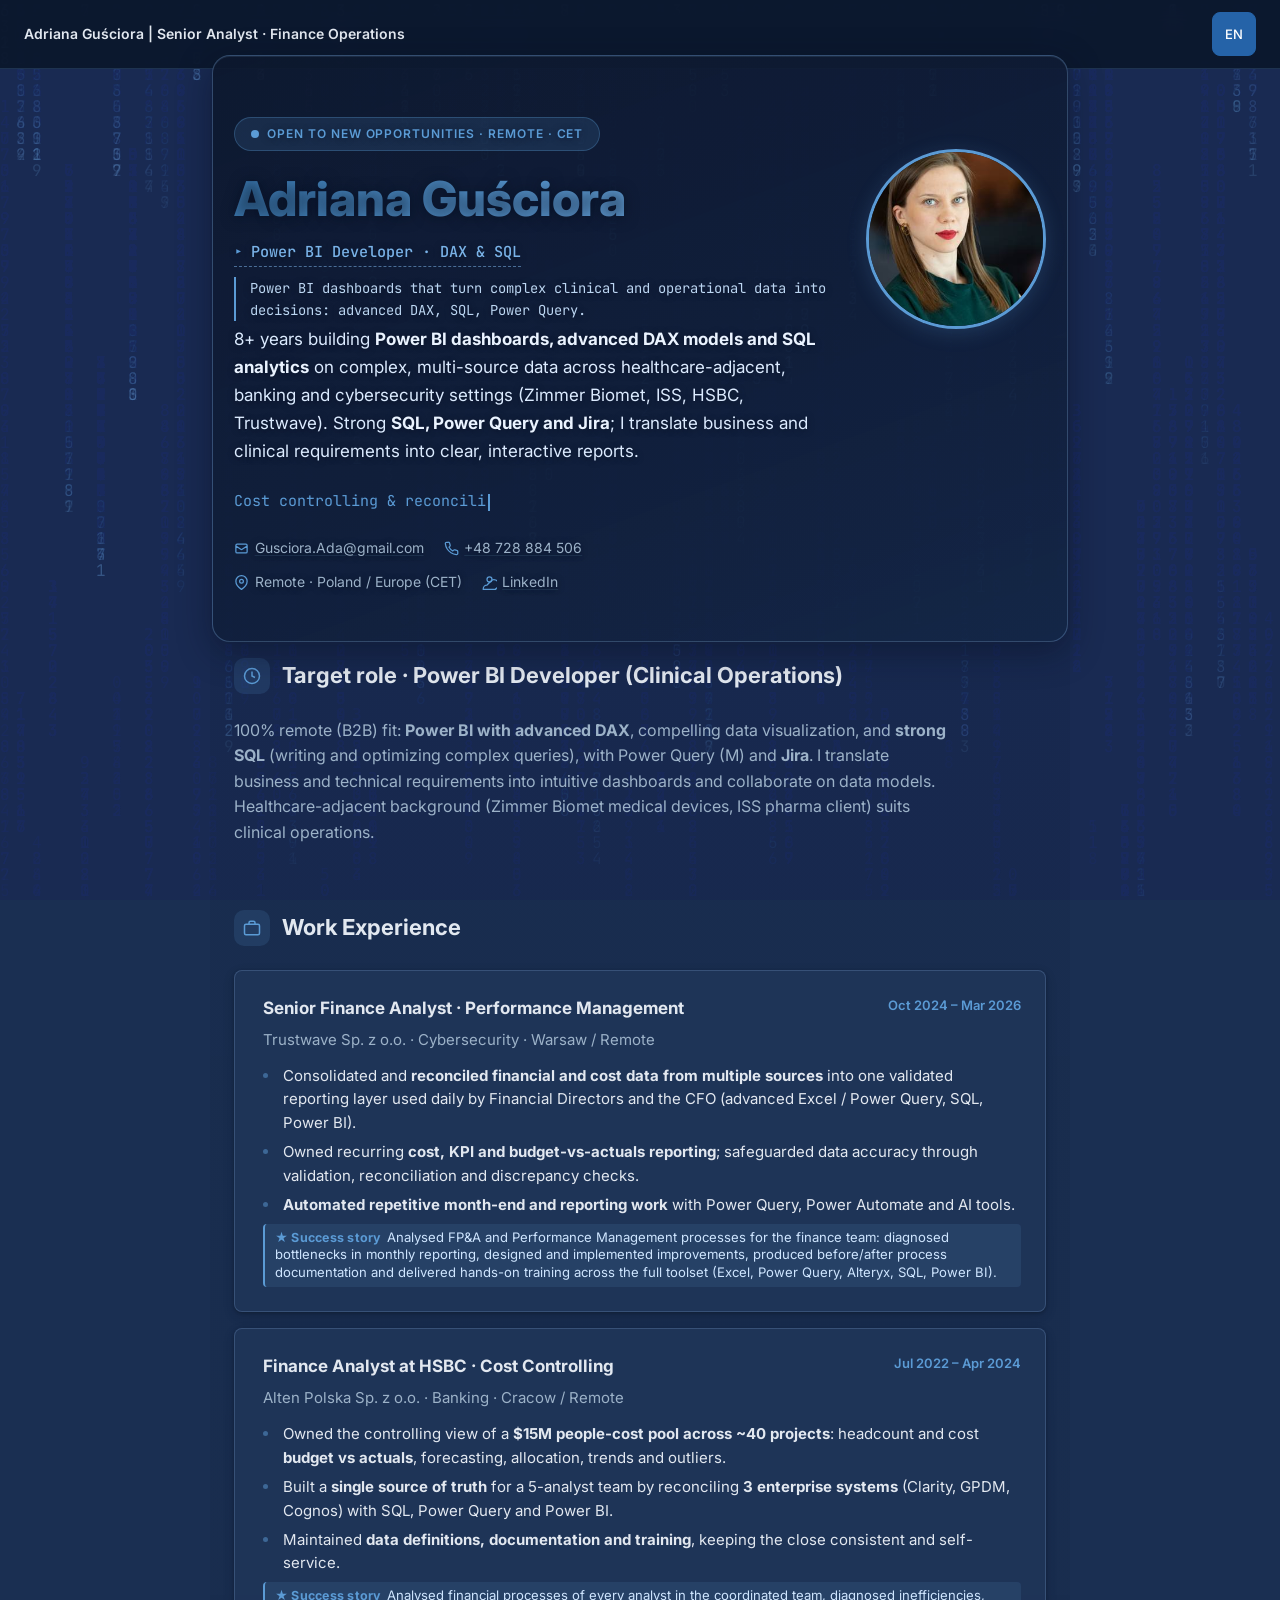
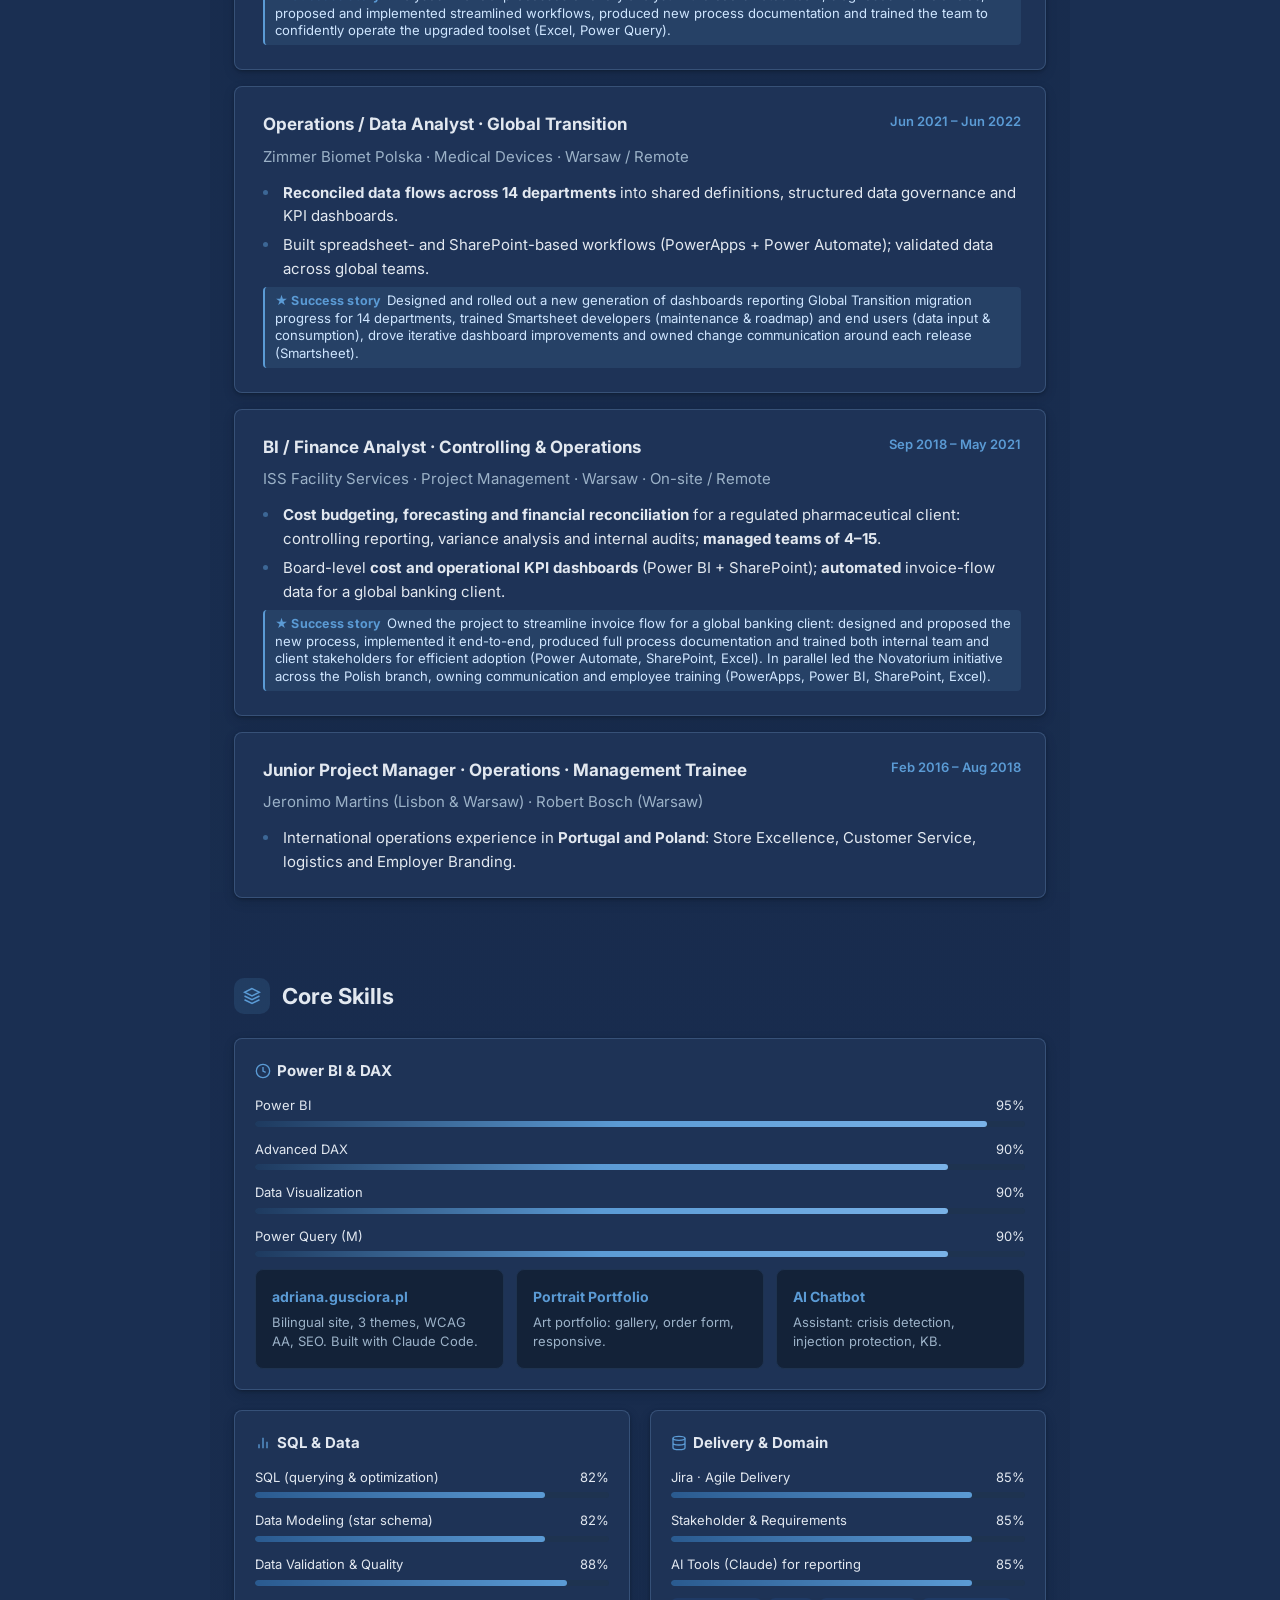
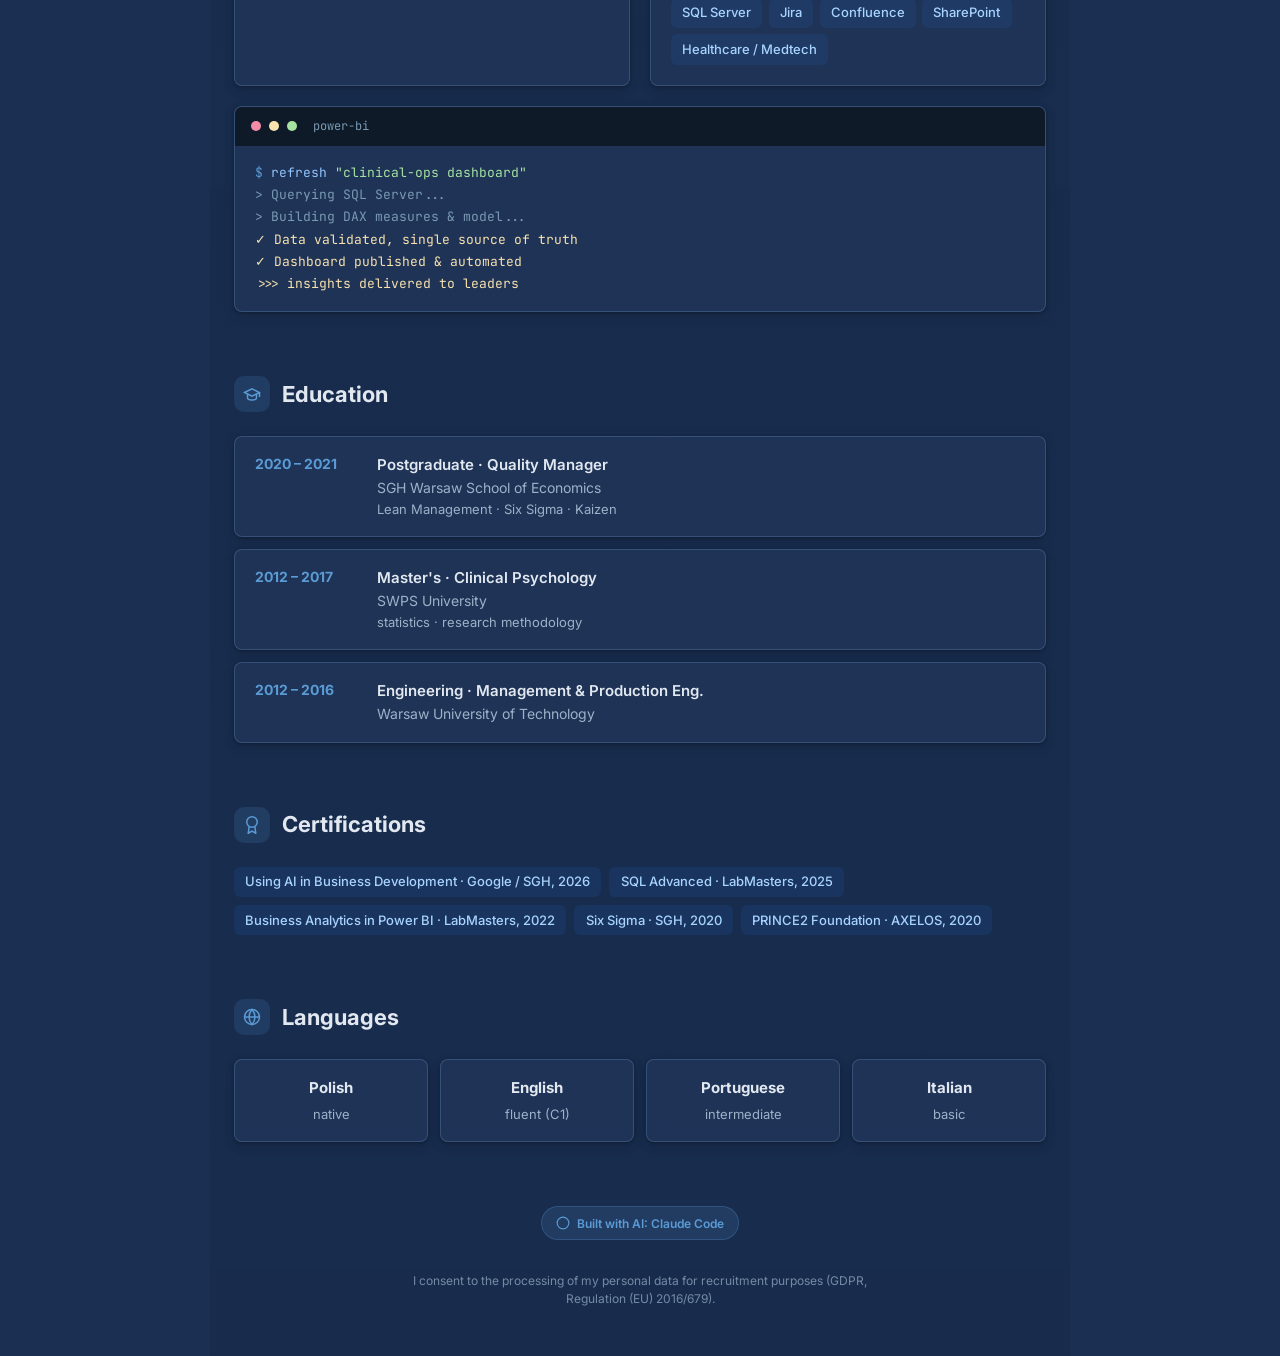
<file: cv/powerbi_developer_web_preview.html>
<!DOCTYPE html>
<html lang="en">
<head>
<meta charset="UTF-8">
<meta name="viewport" content="width=device-width, initial-scale=1.0">
<meta name="robots" content="noindex, nofollow">
<title>CV — Adriana Guściora · Senior Analyst, Finance Operations</title>
<link rel="preconnect" href="https://fonts.googleapis.com">
<link rel="preconnect" href="https://fonts.gstatic.com" crossorigin>
<link href="https://fonts.googleapis.com/css2?family=Inter:wght@400;500;600;700;800&family=JetBrains+Mono:wght@400;500&display=swap" rel="stylesheet">
<style>/* ===========================================
   CV Analityk — professional blue/navy design
   Dark/light mode, PL/EN toggle
   Clean, refined, with flower background
   =========================================== */

/* --- Color System (Blue / Navy) --- */
.cv-analyst {
  --ca-bg: #f8fafb;
  --ca-bg-alt: #eef1f5;
  --ca-surface: #ffffff;
  --ca-text: #1a2332;
  --ca-text-muted: #4a5a6a;
  --ca-accent: #1e56a0;
  --ca-accent-light: #2a6fc8;
  --ca-accent-hover: #174283;
  --ca-accent-glow: rgba(30, 86, 160, 0.10);
  --ca-gradient: linear-gradient(135deg, #0d2137, #1e56a0, #2a6fc8);
  --ca-border: #dce3eb;
  --ca-tag-bg: #eaf1fb;
  --ca-tag-text: #1e40af;
  --ca-card-shadow: 0 1px 3px rgba(0,0,0,0.05), 0 4px 12px rgba(0,0,0,0.03);
  --ca-font: 'Inter', -apple-system, BlinkMacSystemFont, 'Segoe UI', sans-serif;
  --ca-font-mono: 'JetBrains Mono', 'Fira Code', 'Cascadia Code', monospace;

  font-family: var(--ca-font);
  background: var(--ca-bg);
  color: var(--ca-text);
  min-height: 100vh;
  line-height: 1.6;
  position: relative;
  transition: background 0.3s ease, color 0.3s ease;
}

/* --- Dark mode --- */
.cv-analyst[data-mode="dark"] {
  --ca-bg: #0a1628;
  --ca-bg-alt: #0f1d32;
  --ca-surface: #132238;
  --ca-text: #e2e8f0;
  --ca-text-muted: #9cb2c8;
  --ca-accent: #5b9bd5;
  --ca-accent-light: #7ab3e8;
  --ca-accent-hover: #93c5fd;
  --ca-accent-glow: rgba(91, 155, 213, 0.15);
  --ca-gradient: linear-gradient(135deg, #3a7ab2, #5b9bd5, #7ab3e8);
  --ca-border: #1e3350;
  --ca-tag-bg: rgba(30, 86, 160, 0.20);
  --ca-tag-text: #a8d4ff;
  --ca-card-shadow: 0 1px 3px rgba(0,0,0,0.25), 0 4px 12px rgba(0,0,0,0.15);
}

/* --- Reset --- */
*, *::before, *::after {
  box-sizing: border-box;
  margin: 0;
  padding: 0;
}

html {
  scroll-behavior: smooth;
}

@media (prefers-reduced-motion: reduce) {
  html { scroll-behavior: auto; }
}

body {
  margin: 0;
  padding: 0;
}

/* --- Binary rain background (Matrix-style) --- */
.cv-analyst__binary-rain {
  position: fixed;
  top: 0;
  left: 0;
  width: 100%;
  height: 100%;
  pointer-events: none;
  z-index: 0;
}

/* --- Top bar --- */
.cv-analyst__topbar {
  position: sticky;
  top: 0;
  z-index: 100;
  display: flex;
  justify-content: flex-end;
  align-items: center;
  gap: 0.5rem;
  padding: 0.75rem 1.5rem;
  background: rgba(248, 250, 251, 0.85);
  backdrop-filter: blur(12px);
  -webkit-backdrop-filter: blur(12px);
  border-bottom: 1px solid var(--ca-border);
}

.cv-analyst[data-mode="dark"] .cv-analyst__topbar {
  background: rgba(10, 22, 40, 0.85);
}

.cv-analyst__toggle-btn {
  display: inline-flex;
  align-items: center;
  justify-content: center;
  gap: 0.4rem;
  padding: 0.4rem 0.75rem;
  min-height: 44px;
  min-width: 44px;
  font-size: 0.8125rem;
  font-family: var(--ca-font);
  font-weight: 500;
  background: var(--ca-surface);
  color: var(--ca-text-muted);
  border: 1px solid var(--ca-border);
  border-radius: 8px;
  cursor: pointer;
  transition: color 0.2s, border-color 0.2s, background-color 0.2s;
}

.cv-analyst__toggle-btn:hover {
  color: var(--ca-accent);
  border-color: var(--ca-accent);
}

.cv-analyst__toggle-btn svg {
  width: 16px;
  height: 16px;
}

.cv-analyst__toggle-btn--active {
  background: var(--ca-accent);
  color: #fff;
  border-color: var(--ca-accent);
}

.cv-analyst__toggle-btn--active:hover {
  color: #fff;
  background: var(--ca-accent-hover);
}

.cv-analyst[data-mode="dark"] .cv-analyst__toggle-btn--active {
  background: #2563a8;
  border-color: #2563a8;
}

.cv-analyst[data-mode="dark"] .cv-analyst__toggle-btn--active:hover {
  background: #1e56a0;
}

/* --- Top bar title --- */
.cv-analyst__topbar-title {
  font-size: 0.875rem;
  font-weight: 600;
  color: var(--ca-text);
  white-space: nowrap;
  overflow: hidden;
  text-overflow: ellipsis;
}

.cv-analyst__topbar-spacer {
  flex: 1;
}

/* --- Top bar divider --- */
.cv-analyst__topbar-divider {
  width: 1px;
  height: 20px;
  background: var(--ca-border);
  margin: 0 0.25rem;
}

/* --- Layout container --- */
.cv-analyst__container {
  position: relative;
  z-index: 1;
  max-width: 860px;
  margin: 0 auto;
  padding: 0 1.5rem;
}

/* --- Hero --- */
.cv-analyst__hero {
  padding: 3rem 0 2rem;
  display: flex;
  align-items: center;
  gap: 2.5rem;
}

.cv-analyst__hero-content {
  flex: 1;
  min-width: 0;
}

.cv-analyst__hero-badge {
  display: inline-flex;
  align-items: center;
  gap: 0.5rem;
  padding: 0.4rem 1rem;
  font-size: 0.75rem;
  font-weight: 600;
  text-transform: uppercase;
  letter-spacing: 0.08em;
  background: var(--ca-accent-glow);
  color: var(--ca-accent);
  border: 1px solid rgba(30, 86, 160, 0.25);
  border-radius: 20px;
  margin-bottom: 1.25rem;
}

.cv-analyst[data-mode="dark"] .cv-analyst__hero-badge {
  border-color: rgba(91, 155, 213, 0.3);
}

.cv-analyst__hero-badge .pulse {
  width: 8px;
  height: 8px;
  background: var(--ca-accent);
  border-radius: 50%;
  animation: pulse 2s ease-in-out infinite;
}

@keyframes pulse {
  0%, 100% { opacity: 1; transform: scale(1); }
  50% { opacity: 0.5; transform: scale(1.3); }
}

.cv-analyst__name {
  font-size: clamp(2.25rem, 5vw, 3rem);
  font-weight: 800;
  color: var(--ca-accent);
  background: var(--ca-gradient);
  -webkit-background-clip: text;
  -webkit-text-fill-color: transparent;
  background-clip: text;
  margin-bottom: 0.5rem;
  line-height: 1.15;
}

.cv-analyst__tagline {
  font-size: 1.0625rem;
  color: var(--ca-text-muted);
  max-width: 600px;
  margin: 0 0 1.5rem;
  line-height: 1.65;
}

/* --- Typing animation --- */
.cv-analyst__typing {
  font-family: var(--ca-font-mono);
  font-size: 0.9375rem;
  color: var(--ca-accent);
  min-height: 1.5em;
}

.cv-analyst__typing .cursor {
  display: inline-block;
  width: 2px;
  height: 1.1em;
  background: var(--ca-accent);
  margin-left: 2px;
  vertical-align: text-bottom;
  animation: blink 0.8s step-end infinite;
}

@keyframes blink {
  50% { opacity: 0; }
}

/* --- Contact row --- */
.cv-analyst__contact {
  display: flex;
  flex-wrap: wrap;
  gap: 0.75rem 1.25rem;
  margin-top: 1.5rem;
  font-size: 0.875rem;
}

.cv-analyst__contact-item {
  display: inline-flex;
  align-items: center;
  gap: 0.35rem;
  color: var(--ca-text-muted);
}

.cv-analyst__contact-item svg {
  width: 15px;
  height: 15px;
  color: var(--ca-accent);
  flex-shrink: 0;
}

.cv-analyst__contact-item a {
  color: var(--ca-text-muted);
  text-decoration: underline;
  text-underline-offset: 2px;
  text-decoration-color: var(--ca-border);
  transition: color 0.2s, text-decoration-color 0.2s;
}

.cv-analyst__contact-item a:hover {
  color: var(--ca-accent);
  text-decoration-color: var(--ca-accent);
}

/* --- Sections --- */
.cv-analyst__section {
  padding: 2rem 0;
}

.cv-analyst__section-header {
  display: flex;
  align-items: center;
  gap: 0.75rem;
  margin-bottom: 1.5rem;
}

.cv-analyst__section-icon {
  width: 36px;
  height: 36px;
  display: flex;
  align-items: center;
  justify-content: center;
  background: var(--ca-accent-glow);
  color: var(--ca-accent);
  border-radius: 10px;
  flex-shrink: 0;
}

.cv-analyst__section-icon svg {
  width: 18px;
  height: 18px;
}

.cv-analyst__section-title {
  font-size: 1.375rem;
  font-weight: 700;
  color: var(--ca-text);
  margin: 0;
  line-height: 1.3;
}

/* --- Experience cards --- */
.cv-analyst__exp-card {
  background: var(--ca-surface);
  border: 1px solid var(--ca-border);
  border-left: 3px solid var(--ca-accent);
  border-radius: 8px;
  padding: 1.5rem 1.5rem 1.5rem 1.75rem;
  margin-bottom: 1rem;
  box-shadow: var(--ca-card-shadow);
}

.cv-analyst__exp-header {
  display: flex;
  justify-content: space-between;
  align-items: flex-start;
  flex-wrap: wrap;
  gap: 0.5rem;
  margin-bottom: 0.4rem;
}

.cv-analyst__exp-role {
  font-size: 1.0625rem;
  font-weight: 700;
  color: var(--ca-text);
  margin: 0;
}

.cv-analyst__exp-period {
  font-size: 0.8125rem;
  color: var(--ca-accent);
  font-weight: 600;
  white-space: nowrap;
}

.cv-analyst__exp-company {
  font-size: 0.9375rem;
  color: var(--ca-text-muted);
  margin-bottom: 0.75rem;
}

.cv-analyst__exp-bullets {
  list-style: none;
  padding: 0;
  margin: 0;
  display: flex;
  flex-direction: column;
  gap: 0.4rem;
}

.cv-analyst__exp-bullets li {
  font-size: 0.9375rem;
  color: var(--ca-text);
  padding-left: 1.25rem;
  position: relative;
  line-height: 1.55;
}

.cv-analyst__exp-bullets li::before {
  content: '';
  position: absolute;
  left: 0;
  top: 0.6em;
  width: 5px;
  height: 5px;
  border-radius: 50%;
  background: var(--ca-accent);
  opacity: 0.5;
}

/* --- Skills --- */
.cv-analyst__skills-grid {
  display: grid;
  grid-template-columns: 1fr;
  gap: 1.25rem;
}

@media (min-width: 640px) {
  .cv-analyst__skills-grid {
    grid-template-columns: 1fr 1fr;
  }
}

.cv-analyst__skill-group {
  background: var(--ca-surface);
  border: 1px solid var(--ca-border);
  border-radius: 8px;
  padding: 1.25rem;
  box-shadow: var(--ca-card-shadow);
}

.cv-analyst__skill-group--ai {
  border-color: rgba(30, 86, 160, 0.35);
  background: rgba(234, 241, 251, 0.5);
  grid-column: 1 / -1;
  border-left: 3px solid var(--ca-accent);
}

.cv-analyst[data-mode="dark"] .cv-analyst__skill-group--ai {
  border-color: rgba(91, 155, 213, 0.35);
  background: rgba(30, 86, 160, 0.08);
}

.cv-analyst__skill-group h3 {
  font-size: 0.9375rem;
  font-weight: 700;
  color: var(--ca-text);
  margin: 0 0 0.75rem;
  display: flex;
  align-items: center;
  gap: 0.4rem;
}

.cv-analyst__skill-group h3 svg {
  width: 16px;
  height: 16px;
  color: var(--ca-accent);
}

/* --- Skill bars --- */
.cv-analyst__skill-bar {
  margin-bottom: 0.75rem;
}

.cv-analyst__skill-bar:last-of-type {
  margin-bottom: 0;
}

.cv-analyst__skill-label {
  display: flex;
  justify-content: space-between;
  font-size: 0.8125rem;
  margin-bottom: 0.3rem;
  color: var(--ca-text);
}

.cv-analyst__skill-track {
  height: 6px;
  background: #d5dde5;
  border-radius: 3px;
  overflow: hidden;
}

.cv-analyst[data-mode="dark"] .cv-analyst__skill-track {
  background: #1e3350;
}

/* Skill levels: expert (90+), advanced (80-89), proficient (70-79) */
.cv-analyst__skill-fill {
  height: 100%;
  border-radius: 3px;
  width: 0;
  background: var(--ca-gradient);
}

.cv-analyst__skill-fill[data-level="expert"] {
  background: linear-gradient(90deg, #0d2137, #1e56a0, #2a6fc8);
  transition: width 1.4s cubic-bezier(0.22, 1, 0.36, 1);
}

.cv-analyst__skill-fill[data-level="advanced"] {
  background: linear-gradient(90deg, #1e56a0, #3b82c8);
  transition: width 1.0s cubic-bezier(0.34, 1.56, 0.64, 1);
}

.cv-analyst__skill-fill[data-level="proficient"] {
  background: linear-gradient(90deg, #3b6fa0, #6ba3d6);
  transition: width 0.8s cubic-bezier(0.45, 0, 0.55, 1);
}

.cv-analyst[data-mode="dark"] .cv-analyst__skill-fill[data-level="expert"] {
  background: linear-gradient(90deg, #1e3a5f, #5b9bd5, #7ab3e8);
}

.cv-analyst[data-mode="dark"] .cv-analyst__skill-fill[data-level="advanced"] {
  background: linear-gradient(90deg, #2a5a8f, #5b9bd5);
}

.cv-analyst[data-mode="dark"] .cv-analyst__skill-fill[data-level="proficient"] {
  background: linear-gradient(90deg, #3a6a8f, #7ab3d5);
}

/* --- Tags --- */
.cv-analyst__tags {
  display: flex;
  flex-wrap: wrap;
  gap: 0.4rem;
}

.cv-analyst__tag {
  font-size: 0.8125rem;
  padding: 0.3rem 0.7rem;
  background: var(--ca-tag-bg);
  color: var(--ca-tag-text);
  border-radius: 6px;
  font-weight: 500;
}

.cv-analyst__tags--spaced {
  margin-top: 0.75rem;
}

.cv-analyst__tags--certs {
  gap: 0.5rem;
}

.cv-analyst__tag--link {
  text-decoration: none;
  cursor: pointer;
  transition: opacity 0.2s, transform 0.2s;
}

.cv-analyst__tag--link:hover {
  opacity: 0.85;
  transform: translateY(-1px);
}

.cv-analyst__cert-link {
  display: inline-flex;
  align-items: center;
  gap: 0.25rem;
  margin-top: 0.35rem;
  font-size: 0.75rem;
  color: var(--ca-accent);
  text-decoration: none;
  opacity: 0.8;
  transition: opacity 0.2s;
}

.cv-analyst__cert-link:hover {
  opacity: 1;
  text-decoration: underline;
}

.cv-analyst__cert-link svg {
  width: 12px;
  height: 12px;
}

button.cv-analyst__cert-link {
  background: none;
  border: none;
  cursor: pointer;
  padding: 0;
}

.cv-analyst__lang-cert {
  font-size: 0.8125rem;
  color: var(--ca-accent);
  background: none;
  border: none;
  padding: 0;
  cursor: pointer;
  font-family: inherit;
  margin-left: 0.25rem;
}

.cv-analyst__lang-cert:hover {
  text-decoration: underline;
}

button.cv-analyst__tag--link {
  border: none;
  cursor: pointer;
  font-family: inherit;
}

/* Clickable AI project tiles */
.cv-analyst__ai-project--link {
  text-decoration: none;
  color: inherit;
  transition: transform 0.2s, box-shadow 0.2s;
}

.cv-analyst__ai-project--link:hover {
  transform: translateY(-2px);
  box-shadow: 0 4px 12px rgba(0, 0, 0, 0.15);
}

/* --- Lightbox (cert gallery) --- */
.cv-cert-lightbox {
  position: fixed;
  inset: 0;
  z-index: 9999;
  display: flex;
  align-items: center;
  justify-content: center;
}

.cv-cert-lightbox[hidden] {
  display: none;
}

.cv-cert-lightbox__overlay {
  position: absolute;
  inset: 0;
  background: rgba(0, 0, 0, 0.88);
}

.cv-cert-lightbox__content {
  position: relative;
  display: flex;
  align-items: center;
  justify-content: center;
}

.cv-cert-lightbox__img {
  max-width: 90vw;
  max-height: 85vh;
  object-fit: contain;
  border-radius: 4px;
  box-shadow: 0 4px 32px rgba(0, 0, 0, 0.5);
}

.cv-cert-lightbox__pdf {
  width: 80vw;
  height: 85vh;
  border: none;
  border-radius: 4px;
  box-shadow: 0 4px 32px rgba(0, 0, 0, 0.5);
  background: #fff;
}

.cv-cert-lightbox__close,
.cv-cert-lightbox__prev,
.cv-cert-lightbox__next {
  position: absolute;
  background: rgba(255, 255, 255, 0.12);
  color: #fff;
  border: none;
  cursor: pointer;
  border-radius: 50%;
  display: flex;
  align-items: center;
  justify-content: center;
  transition: background 0.2s;
  z-index: 1;
}

.cv-cert-lightbox__close:hover,
.cv-cert-lightbox__prev:hover,
.cv-cert-lightbox__next:hover {
  background: rgba(255, 255, 255, 0.25);
}

.cv-cert-lightbox__close {
  top: 1rem;
  right: 1rem;
  width: 40px;
  height: 40px;
  font-size: 1.5rem;
  line-height: 1;
}

.cv-cert-lightbox__prev,
.cv-cert-lightbox__next {
  top: 50%;
  transform: translateY(-50%);
  width: 44px;
  height: 44px;
  font-size: 1.75rem;
  line-height: 1;
}

.cv-cert-lightbox__prev { left: 1rem; }
.cv-cert-lightbox__next { right: 1rem; }

.cv-cert-lightbox__counter {
  position: absolute;
  bottom: 1rem;
  left: 50%;
  transform: translateX(-50%);
  color: rgba(255, 255, 255, 0.7);
  font-size: 0.875rem;
}

.cv-analyst__tag--ai {
  background: var(--ca-accent-glow);
  color: var(--ca-accent);
  border: 1px solid rgba(30, 86, 160, 0.2);
}

.cv-analyst[data-mode="dark"] .cv-analyst__tag--ai {
  border-color: rgba(91, 155, 213, 0.25);
}

/* --- Terminal snippet --- */
.cv-analyst__terminal {
  background: #1a2332;
  border-radius: 8px;
  overflow: hidden;
  margin-top: 1.25rem;
  box-shadow: var(--ca-card-shadow);
  font-family: var(--ca-font-mono);
  font-size: 0.8125rem;
  line-height: 1.7;
}

.cv-analyst__terminal-header {
  display: flex;
  align-items: center;
  gap: 0.5rem;
  padding: 0.6rem 1rem;
  background: #0f1a28;
}

.cv-analyst__terminal-dot {
  width: 10px;
  height: 10px;
  border-radius: 50%;
}

.cv-analyst__terminal-dot--red { background: #f38ba8; }
.cv-analyst__terminal-dot--yellow { background: #f9e2af; }
.cv-analyst__terminal-dot--green { background: #a6e3a1; }

.cv-analyst__terminal-title {
  font-size: 0.75rem;
  color: #7a9ab4;
  margin-left: 0.5rem;
}

.cv-analyst__terminal-body {
  padding: 1rem 1.25rem;
  color: #c8d6e0;
  overflow-x: auto;
}

.cv-analyst__terminal-body .prompt { color: #5b9bd5; }
.cv-analyst__terminal-body .comment { color: #7a9ab4; }
.cv-analyst__terminal-body .keyword { color: #7ab3e8; }
.cv-analyst__terminal-body .string { color: #a6e3a1; }
.cv-analyst__terminal-body .function { color: #93c5fd; }
.cv-analyst__terminal-body .output { color: #f9e2af; }

/* --- AI project cards --- */
.cv-analyst__ai-projects {
  display: grid;
  grid-template-columns: 1fr;
  gap: 0.75rem;
  margin-top: 0.75rem;
}

@media (min-width: 640px) and (max-width: 767px) {
  .cv-analyst__ai-projects {
    grid-template-columns: 1fr 1fr;
  }
}

@media (min-width: 768px) {
  .cv-analyst__ai-projects {
    grid-template-columns: 1fr 1fr 1fr;
  }
}

.cv-analyst__ai-project {
  padding: 1rem;
  background: var(--ca-surface);
  border: 1px solid var(--ca-border);
  border-radius: 8px;
  text-align: left;
}

.cv-analyst__ai-project-name {
  font-size: 0.875rem;
  font-weight: 700;
  color: var(--ca-accent);
  margin: 0 0 0.25rem;
}

.cv-analyst__ai-project-desc {
  font-size: 0.8125rem;
  color: var(--ca-text-muted);
  line-height: 1.5;
  margin: 0;
}

/* --- Education --- */
.cv-analyst__edu-list {
  display: flex;
  flex-direction: column;
  gap: 0.75rem;
}

.cv-analyst__edu-item {
  display: grid;
  grid-template-columns: 110px 1fr;
  gap: 0.75rem;
  padding: 1rem 1.25rem;
  background: var(--ca-surface);
  border: 1px solid var(--ca-border);
  border-left: 3px solid var(--ca-accent);
  border-radius: 8px;
  box-shadow: var(--ca-card-shadow);
}

.cv-analyst__edu-year {
  font-size: 0.875rem;
  font-weight: 700;
  color: var(--ca-accent);
}

.cv-analyst__edu-title {
  font-size: 0.9375rem;
  font-weight: 600;
  color: var(--ca-text);
  margin: 0;
}

.cv-analyst__edu-school {
  font-size: 0.875rem;
  color: var(--ca-text-muted);
  margin: 0;
}

.cv-analyst__edu-desc {
  font-size: 0.8125rem;
  color: var(--ca-text-muted);
  margin: 0;
}

/* --- Languages --- */
.cv-analyst__lang-grid {
  display: grid;
  grid-template-columns: repeat(auto-fill, minmax(180px, 1fr));
  gap: 0.75rem;
}

.cv-analyst__lang-card {
  background: var(--ca-surface);
  border: 1px solid var(--ca-border);
  border-radius: 8px;
  padding: 1rem;
  text-align: center;
  box-shadow: var(--ca-card-shadow);
}

.cv-analyst__lang-name {
  font-weight: 700;
  color: var(--ca-text);
  font-size: 0.9375rem;
}

.cv-analyst__lang-level {
  font-size: 0.8125rem;
  color: var(--ca-text-muted);
  margin-top: 0.25rem;
}

/* --- Photo --- */
.cv-analyst__photo {
  width: 180px;
  height: 180px;
  border-radius: 50%;
  object-fit: cover;
  border: 3px solid var(--ca-accent);
  box-shadow: 0 4px 20px rgba(30, 86, 160, 0.15);
  flex-shrink: 0;
  align-self: flex-start;
  margin-top: 2rem;
}

.cv-analyst[data-mode="dark"] .cv-analyst__photo {
  box-shadow: 0 4px 20px rgba(91, 155, 213, 0.2);
}

/* --- Footer --- */
.cv-analyst__footer {
  text-align: center;
  padding: 2rem 0 3rem;
  font-size: 0.8125rem;
  color: var(--ca-text-muted);
}

.cv-analyst__gdpr {
  margin-top: 1.25rem;
  font-size: 0.75rem;
  color: var(--ca-text-muted);
  opacity: 0.7;
  max-width: 500px;
  margin-left: auto;
  margin-right: auto;
  line-height: 1.5;
}

.cv-analyst__ai-badge {
  display: inline-flex;
  align-items: center;
  gap: 0.4rem;
  padding: 0.4rem 0.9rem;
  font-size: 0.75rem;
  font-weight: 600;
  background: var(--ca-accent-glow);
  color: var(--ca-accent);
  border: 1px solid rgba(30, 86, 160, 0.2);
  border-radius: 20px;
  margin-bottom: 0.75rem;
}

.cv-analyst[data-mode="dark"] .cv-analyst__ai-badge {
  border-color: rgba(91, 155, 213, 0.25);
}

.cv-analyst__ai-badge svg {
  width: 14px;
  height: 14px;
}

/* --- Print button --- */
.cv-analyst__print-btn {
  display: inline-flex;
  align-items: center;
  gap: 0.5rem;
  padding: 0.5rem 1rem;
  min-height: 44px;
  font-size: 0.8125rem;
  font-family: var(--ca-font);
  font-weight: 500;
  background: var(--ca-surface);
  color: var(--ca-text-muted);
  border: 1px solid var(--ca-border);
  border-radius: 8px;
  cursor: pointer;
  transition: color 0.2s, border-color 0.2s;
  margin-top: 1rem;
}

.cv-analyst__print-btn:hover {
  color: var(--ca-accent);
  border-color: var(--ca-accent);
}

.cv-analyst__print-btn svg {
  width: 15px;
  height: 15px;
}

/* --- Skip link --- */
.cv-analyst__skip-link {
  position: absolute;
  left: -9999px;
  top: 0;
  z-index: 200;
  padding: 0.5rem 1rem;
  background: var(--ca-accent);
  color: #fff;
  font-size: 0.875rem;
  font-weight: 600;
  text-decoration: none;
  border-radius: 0 0 8px 0;
}

.cv-analyst__skip-link:focus {
  left: 0;
  top: 0;
}

/* --- Focus styles (WCAG) --- */
a:focus-visible,
button:focus-visible {
  outline: 3px solid var(--ca-accent);
  outline-offset: 2px;
}

/* --- Reduced motion --- */
@media (prefers-reduced-motion: reduce) {
  .cv-analyst__hero-badge .pulse { animation: none; }
  .cv-analyst__typing .cursor { animation: none; }
  .cv-analyst__skill-fill,
  .cv-analyst__skill-fill[data-level="expert"],
  .cv-analyst__skill-fill[data-level="advanced"],
  .cv-analyst__skill-fill[data-level="proficient"] {
    transition: none;
  }
  .cv-analyst__binary-rain { display: none; }
}

/* --- Responsive --- */
@media (max-width: 640px) {
  .cv-analyst__hero {
    flex-direction: column-reverse;
    text-align: center;
    gap: 1.25rem;
  }

  .cv-analyst__hero-content {
    display: flex;
    flex-direction: column;
    align-items: center;
  }

  .cv-analyst__contact {
    justify-content: center;
  }

  .cv-analyst__edu-item {
    grid-template-columns: 1fr;
    gap: 0.25rem;
  }

  .cv-analyst__topbar {
    padding: 0.5rem 1rem;
    flex-wrap: wrap;
    justify-content: center;
  }

  .cv-analyst__topbar-title,
  .cv-analyst__topbar-spacer {
    display: none;
  }

  .cv-analyst__exp-header {
    flex-direction: column;
  }

  .cv-analyst__container {
    padding: 0 1rem;
  }

  .cv-analyst__exp-card {
    padding: 1rem 1rem 1rem 1.25rem;
  }
}

/* =============================================
   PRINT — Professional CV layout for PDF/paper
   Editorial minimal: navy accents, tight grid,
   optimized for A4 (2 pages max)
   ============================================= */

@page {
  size: A4;
  margin: 1.2cm 1.5cm;
}

@media print {

  /* --- Reset to clean white --- */
  .cv-analyst {
    --ca-bg: #fff;
    --ca-surface: #fff;
    --ca-text: #1a1a1a;
    --ca-text-muted: #4a4a4a;
    --ca-border: #d0d5dd;
    --ca-accent: #1e3a6e;
    --ca-tag-bg: #eef2f7;
    --ca-tag-text: #1e3a6e;
    --ca-card-shadow: none;
    background: #fff;
    font-size: 9.5pt;
    line-height: 1.45;
  }

  /* --- Hide web-only elements --- */
  .cv-analyst__topbar,
  .cv-analyst__binary-rain,
  .cv-analyst__print-btn,
  .cv-analyst__ai-badge,
  .cv-analyst__typing,
  .cv-analyst__skip-link,
  .cv-analyst__terminal,
  .cv-analyst__hero-badge {
    display: none !important;
  }

  /* --- Container: full width for print --- */
  .cv-analyst__container {
    max-width: 100%;
    padding: 0;
  }

  /* ==========================================
     HERO — Compact header with accent bar
     ========================================== */
  .cv-analyst__hero {
    padding: 0 0 0.6cm;
    text-align: left;
    display: grid;
    grid-template-columns: 72pt 1fr;
    grid-template-rows: auto auto auto;
    gap: 0 0.5cm;
    align-items: start;
    border-bottom: 2.5pt solid #1e3a6e;
    margin-bottom: 0.4cm;
  }

  .cv-analyst__photo {
    grid-row: 1 / 4;
    width: 72pt;
    height: 72pt;
    border: 2pt solid #1e3a6e;
    box-shadow: none;
    margin: 0;
  }

  .cv-analyst__name {
    font-size: 18pt;
    font-weight: 800;
    -webkit-text-fill-color: #1e3a6e;
    color: #1e3a6e;
    margin: 0;
    line-height: 1.2;
    padding-top: 0.1cm;
  }

  .cv-analyst__tagline {
    font-size: 9pt;
    color: #4a4a4a;
    margin: 0.1cm 0 0;
    line-height: 1.4;
    max-width: none;
  }

  .cv-analyst__contact {
    margin-top: 0.15cm;
    gap: 0.3cm;
    justify-content: flex-start;
    font-size: 8.5pt;
  }

  .cv-analyst__contact-item svg {
    width: 10pt;
    height: 10pt;
    color: #1e3a6e;
  }

  .cv-analyst__contact-item a {
    text-decoration: none;
    color: #1a1a1a;
  }

  .cv-analyst__contact-item a::after {
    content: none;
  }

  /* ==========================================
     SECTIONS — Tight spacing
     ========================================== */
  .cv-analyst__section {
    padding: 0.25cm 0;
  }

  .cv-analyst__section-header {
    margin-bottom: 0.3cm;
    gap: 0.3cm;
    break-after: avoid;
    border-bottom: 0.75pt solid #d0d5dd;
    padding-bottom: 0.15cm;
  }

  .cv-analyst__section-icon {
    width: 20pt;
    height: 20pt;
    background: none;
    border-radius: 0;
  }

  .cv-analyst__section-icon svg {
    width: 14pt;
    height: 14pt;
    color: #1e3a6e;
  }

  .cv-analyst__section-title {
    font-size: 12pt;
    font-weight: 700;
    color: #1e3a6e;
    text-transform: uppercase;
    letter-spacing: 0.04em;
  }

  /* ==========================================
     EXPERIENCE — Dense cards
     ========================================== */
  .cv-analyst__exp-card {
    break-inside: avoid;
    box-shadow: none;
    border: none;
    border-left: 2pt solid #1e3a6e;
    border-radius: 0;
    padding: 0.2cm 0 0.2cm 0.4cm;
    margin-bottom: 0.25cm;
    background: none;
  }

  .cv-analyst__exp-header {
    margin-bottom: 0.05cm;
    gap: 0.2cm;
  }

  .cv-analyst__exp-role {
    font-size: 10pt;
    font-weight: 700;
    color: #1a1a1a;
  }

  .cv-analyst__exp-period {
    font-size: 8.5pt;
    font-weight: 600;
    color: #1e3a6e;
  }

  .cv-analyst__exp-company {
    font-size: 8.5pt;
    color: #4a4a4a;
    margin-bottom: 0.1cm;
  }

  .cv-analyst__exp-bullets {
    gap: 0.05cm;
  }

  .cv-analyst__exp-bullets li {
    font-size: 8.5pt;
    line-height: 1.4;
    padding-left: 0.35cm;
  }

  .cv-analyst__exp-bullets li::before {
    width: 3pt;
    height: 3pt;
    top: 0.55em;
    background: #1e3a6e;
    opacity: 0.6;
  }

  /* ==========================================
     SKILLS — Compact 2-column grid
     ========================================== */
  .cv-analyst__skills-grid {
    grid-template-columns: 1fr 1fr;
    gap: 0.3cm;
  }

  .cv-analyst__skill-group {
    break-inside: avoid;
    box-shadow: none;
    border: none;
    border-left: 2pt solid #1e3a6e;
    border-radius: 0;
    padding: 0.15cm 0 0.15cm 0.3cm;
    background: none;
  }

  .cv-analyst__skill-group--ai {
    grid-column: 1 / -1;
    border-left: 2pt solid #1e3a6e;
    background: none;
    border-top: none;
    border-right: none;
    border-bottom: none;
  }

  .cv-analyst__skill-group h3 {
    font-size: 9pt;
    font-weight: 700;
    margin-bottom: 0.15cm;
    color: #1e3a6e;
  }

  .cv-analyst__skill-group h3 svg {
    width: 11pt;
    height: 11pt;
  }

  /* --- Skill bars — compact for print --- */
  .cv-analyst__skill-bar {
    margin-bottom: 0.1cm;
  }

  .cv-analyst__skill-label {
    font-size: 8pt;
    margin-bottom: 0.03cm;
  }

  .cv-analyst__skill-track {
    height: 4pt;
    background: #e5e7eb;
    border-radius: 2pt;
  }

  .cv-analyst__skill-fill {
    border-radius: 2pt;
    transition: none;
    background: #1e3a6e !important;
  }

  .cv-analyst__skill-fill[data-width="95"] { width: 95% !important; }
  .cv-analyst__skill-fill[data-width="90"] { width: 90% !important; }
  .cv-analyst__skill-fill[data-width="85"] { width: 85% !important; }
  .cv-analyst__skill-fill[data-width="80"] { width: 80% !important; }
  .cv-analyst__skill-fill[data-width="75"] { width: 75% !important; }

  /* --- AI projects — inline in print --- */
  .cv-analyst__ai-projects {
    grid-template-columns: 1fr 1fr 1fr;
    gap: 0.2cm;
    margin-top: 0.2cm;
  }

  .cv-analyst__ai-project {
    padding: 0.15cm 0.25cm;
    border: 0.5pt solid #d0d5dd;
    border-radius: 0;
    background: #f8f9fb;
  }

  .cv-analyst__ai-project-name {
    font-size: 8pt;
    color: #1e3a6e;
    margin-bottom: 0.05cm;
  }

  .cv-analyst__ai-project-desc {
    font-size: 6.5pt;
    line-height: 1.3;
  }

  /* --- Tags — compact pills --- */
  .cv-analyst__tags {
    gap: 0.1cm;
  }

  .cv-analyst__tag {
    font-size: 7.5pt;
    padding: 0.05cm 0.2cm;
    background: #eef2f7;
    color: #1e3a6e;
    border-radius: 2pt;
    border: 0.5pt solid #d0d5dd;
  }

  /* ==========================================
     EDUCATION — Compact list
     ========================================== */
  .cv-analyst__edu-list {
    gap: 0.15cm;
  }

  .cv-analyst__edu-item {
    break-inside: avoid;
    box-shadow: none;
    border: none;
    border-left: 2pt solid #1e3a6e;
    border-radius: 0;
    padding: 0.1cm 0 0.1cm 0.4cm;
    background: none;
    grid-template-columns: 70pt 1fr;
    gap: 0.3cm;
  }

  .cv-analyst__edu-year {
    font-size: 8.5pt;
    font-weight: 700;
    color: #1e3a6e;
  }

  .cv-analyst__edu-title {
    font-size: 9pt;
    font-weight: 600;
  }

  .cv-analyst__edu-school {
    font-size: 8pt;
  }

  .cv-analyst__edu-desc {
    font-size: 7.5pt;
  }

  /* ==========================================
     LANGUAGES — Inline row
     ========================================== */
  .cv-analyst__lang-grid {
    grid-template-columns: repeat(4, 1fr);
    gap: 0.2cm;
  }

  .cv-analyst__lang-card {
    box-shadow: none;
    border: none;
    border-left: 2pt solid #1e3a6e;
    border-radius: 0;
    padding: 0.05cm 0 0.05cm 0.3cm;
    text-align: left;
    background: none;
  }

  .cv-analyst__lang-name {
    font-size: 9pt;
    font-weight: 700;
  }

  .cv-analyst__lang-level {
    font-size: 7.5pt;
  }

  /* ==========================================
     FOOTER — Compact GDPR line
     ========================================== */
  .cv-analyst__footer {
    padding: 0.3cm 0 0;
    border-top: 0.5pt solid #d0d5dd;
    margin-top: 0.2cm;
  }

  .cv-analyst__gdpr {
    font-size: 7pt;
    color: #888;
    opacity: 1;
    margin-top: 0;
    max-width: none;
    text-align: center;
  }
}
</style>
<style>
  /* lighter navy base; full-bleed -> kill the 1.2cm white @page margins from cv-analityk.css */
  @page { margin: 0 !important; }
  html, body { background: #1a2f52 !important; }
  .cv-analyst, .cv-analyst[data-mode="dark"]{ --ca-bg:#1a2f52; background:#1a2f52 !important; }
  .cv-analyst__topbar { position: static; }
  .cv-analyst__success-tag{ display:inline-block; color:var(--ca-accent-light); font-weight:700; font-size:.78rem; letter-spacing:.02em; margin-right:6px; }

  /* role line under the name -> links to the cv-analityk site */
  .cv-analyst__role-link{ display:inline-flex; align-items:center; gap:.5rem; margin:.35rem 0 .15rem;
    font-family: var(--ca-font-mono); font-weight:500; font-size:.95rem; color: var(--ca-accent-light);
    text-decoration:none; border-bottom:1px dashed rgba(122,179,232,.55); padding-bottom:2px; }
  .cv-analyst__role-link::before{ content:"▸"; color: var(--ca-accent); }
  .cv-analyst__role-link:hover{ color:#cfe6ff; border-bottom-color:#cfe6ff; }

  /* one concrete, finished headline (replaces the typing line in the PDF) */
  .cv-analyst__headline{ font-family:var(--ca-font-mono); font-size:.86rem; color:#bcd6f2;
    margin:.5rem 0 .2rem; padding-left:.85rem; border-left:2px solid var(--ca-accent); }

  /* success story per role */
  .cv-analyst__exp-success{ margin-top:7px; padding:5px 10px; font-size:.82rem; line-height:1.35;
    color:#cfe6ff; background:rgba(91,155,213,.12); border-left:2px solid var(--ca-accent); border-radius:4px; }
  .cv-analyst__exp-success span{ color:var(--ca-accent); font-weight:700; margin-right:5px; }

  /* ===== HERO readability: calm darker panel behind the hero so text separates from the rain ===== */
  .cv-analyst__hero{ position:relative; z-index:1; }
  .cv-analyst__hero::before{ content:""; position:absolute; z-index:-1;
    inset:-14px -22px -16px -22px; border-radius:18px;
    background: linear-gradient(160deg, rgba(13,24,46,.92) 0%, rgba(16,30,56,.88) 55%, rgba(20,38,70,.82) 100%);
    border:1px solid rgba(132,182,234,.30);
    box-shadow: 0 10px 34px rgba(6,14,30,.45), inset 0 1px 0 rgba(160,200,245,.10);
    pointer-events:none; }
  /* hero text pops over the (now darker) panel */
  .cv-analyst__name{ text-shadow:0 1px 14px rgba(5,12,26,.6); }
  .cv-analyst__role-link, .cv-analyst__headline, .cv-analyst__tagline,
  .cv-analyst__contact-item, .cv-analyst__hero-badge{ text-shadow:0 1px 6px rgba(5,12,26,.55); }
  .cv-analyst__tagline{ color:#dcebff !important; }
  .cv-analyst__tagline strong{ color:#eaf3ff; }

  /* readability: faint, EVEN rain + light veil; cards get a visible edge so they don't blend */
  .cv-analyst__container{ position:relative; z-index:1; }
  .cv-analyst__container::before{ content:""; position:absolute; inset:0; z-index:-1;
    background: linear-gradient(180deg, rgba(20,36,64,.16), rgba(20,36,64,.26)); pointer-events:none; }
  .cv-analyst__exp-card, .cv-analyst__skill-group, .cv-analyst__terminal,
  .cv-analyst__lang-card, .cv-analyst__edu-item{
    background: rgba(33,54,90,.82) !important; border:1px solid rgba(140,185,235,.22) !important; }

  /* ===== COMPACT mode (only for the 2-page PDF) ===== */
  .cv-analyst.compact{ font-size:7.4pt !important; line-height:1.26 !important; }
  .cv-analyst.compact .cv-analyst__container{ max-width:800px !important; padding:6px 26px 12px !important; }
  .cv-analyst.compact .cv-analyst__hero{ padding:2px 0 8px !important; gap:14px !important; margin-bottom:4px !important; }
  .cv-analyst.compact .cv-analyst__name{ font-size:21pt !important; line-height:1.04 !important; }
  .cv-analyst.compact .cv-analyst__role-link{ font-size:8.4pt !important; margin:2px 0 !important; }
  .cv-analyst.compact .cv-analyst__headline{ font-size:8pt !important; margin:4px 0 3px !important; }
  .cv-analyst.compact .cv-analyst__tagline{ font-size:8pt !important; line-height:1.3 !important; margin:3px 0 !important; max-width:68ch !important; }
  .cv-analyst.compact .cv-analyst__typing{ display:none !important; }
  .cv-analyst.compact .cv-analyst__hero-badge{ font-size:6.8pt !important; padding:2px 8px !important; margin-bottom:3px !important; }
  .cv-analyst.compact .cv-analyst__photo{ width:92px !important; height:92px !important; }
  .cv-analyst.compact .cv-analyst__contact{ gap:3px 14px !important; font-size:7.4pt !important; margin-top:5px !important; }
  .cv-analyst.compact .cv-analyst__contact-item svg{ width:12px !important; height:12px !important; }
  .cv-analyst.compact #target-role{ display:none !important; }
  .cv-analyst.compact .cv-analyst__section{ margin:7px 0 !important; padding:0 !important; }
  .cv-analyst.compact .cv-analyst__section-header{ margin-bottom:4px !important; gap:7px !important; }
  .cv-analyst.compact .cv-analyst__section-title{ font-size:8.6pt !important; }
  .cv-analyst.compact .cv-analyst__section-icon{ width:20px !important; height:20px !important; }
  .cv-analyst.compact .cv-analyst__section-icon svg{ width:12px !important; height:12px !important; }
  .cv-analyst.compact .cv-analyst__exp-card{ margin-bottom:5px !important; padding:6px 10px !important; break-inside:avoid; page-break-inside:avoid; }
  .cv-analyst.compact .cv-analyst__exp-header{ margin-bottom:1px !important; }
  .cv-analyst.compact .cv-analyst__exp-role{ font-size:8.8pt !important; }
  .cv-analyst.compact .cv-analyst__exp-period{ font-size:6.9pt !important; }
  .cv-analyst.compact .cv-analyst__exp-company{ font-size:7.3pt !important; margin:1px 0 2px !important; }
  .cv-analyst.compact .cv-analyst__exp-bullets li{ font-size:7.4pt !important; line-height:1.26 !important; margin-bottom:1px !important; padding-left:14px !important; }
  .cv-analyst.compact .cv-analyst__exp-success{ font-size:7.1pt !important; padding:3px 8px !important; margin-top:4px !important; }
  .cv-analyst.compact .cv-analyst__skills-grid{ gap:8px !important; }
  .cv-analyst.compact .cv-analyst__skill-group{ padding:7px 10px !important; break-inside:avoid; }
  .cv-analyst.compact .cv-analyst__skill-group h3{ font-size:8pt !important; margin-bottom:4px !important; }
  .cv-analyst.compact .cv-analyst__skill-bar{ margin-bottom:3px !important; }
  .cv-analyst.compact .cv-analyst__skill-label{ font-size:7.1pt !important; margin-bottom:1px !important; }
  .cv-analyst.compact .cv-analyst__skill-track{ height:3.5px !important; }
  /* cv2 + c3 now INCLUDED in the PDF, compacted */
  .cv-analyst.compact .cv-analyst__ai-projects{ display:grid !important; grid-template-columns:1fr 1fr 1fr !important; gap:6px !important; margin-top:7px !important; }
  .cv-analyst.compact .cv-analyst__ai-project{ padding:5px 7px !important; }
  .cv-analyst.compact .cv-analyst__ai-project-name{ font-size:7.2pt !important; }
  .cv-analyst.compact .cv-analyst__ai-project-desc{ font-size:6.5pt !important; line-height:1.25 !important; }
  .cv-analyst.compact .cv-analyst__terminal{ margin-top:8px !important; }
  .cv-analyst.compact .cv-analyst__terminal-header{ padding:4px 8px !important; }
  .cv-analyst.compact .cv-analyst__terminal-title{ font-size:7pt !important; }
  .cv-analyst.compact .cv-analyst__terminal-body{ padding:7px 10px !important; font-size:6.6pt !important; line-height:1.45 !important; }
  .cv-analyst.compact .cv-analyst__edu-list{ gap:5px !important; }
  .cv-analyst.compact .cv-analyst__edu-item{ margin-bottom:0 !important; padding:5px 8px !important; }
  .cv-analyst.compact .cv-analyst__edu-title{ font-size:8pt !important; }
  .cv-analyst.compact .cv-analyst__edu-school,.cv-analyst.compact .cv-analyst__edu-desc{ font-size:7pt !important; }
  .cv-analyst.compact .cv-analyst__tag{ font-size:7pt !important; padding:2px 6px !important; }
  .cv-analyst.compact .cv-analyst__lang-card{ padding:4px 8px !important; }
  .cv-analyst.compact .cv-analyst__lang-name{ font-size:7.6pt !important; }
  .cv-analyst.compact .cv-analyst__lang-level{ font-size:6.9pt !important; }
  .cv-analyst.compact .cv-analyst__footer{ margin-top:7px !important; padding-top:6px !important; }
  .cv-analyst.compact .cv-analyst__gdpr{ font-size:6.2pt !important; }
  .cv-analyst.compact .cv-analyst__ai-badge{ font-size:6.8pt !important; }

  /* ---- balance: fill ~two A4 pages (tuned) ---- */
  .cv-analyst.compact{ font-size:8.3pt !important; line-height:1.34 !important; }
  .cv-analyst.compact .cv-analyst__container{ padding:9px 30px 12px !important; }
  .cv-analyst.compact .cv-analyst__hero{ padding:3px 0 9px !important; gap:16px !important; margin-bottom:4px !important; }
  .cv-analyst.compact .cv-analyst__name{ font-size:24pt !important; }
  .cv-analyst.compact .cv-analyst__role-link{ font-size:9.4pt !important; margin:4px 0 !important; }
  .cv-analyst.compact .cv-analyst__headline{ font-size:8.8pt !important; margin:6px 0 4px !important; }
  .cv-analyst.compact .cv-analyst__tagline{ font-size:8.6pt !important; line-height:1.38 !important; margin:5px 0 !important; }
  .cv-analyst.compact .cv-analyst__hero-badge{ font-size:7.3pt !important; padding:3px 9px !important; margin-bottom:5px !important; }
  .cv-analyst.compact .cv-analyst__photo{ width:106px !important; height:106px !important; }
  .cv-analyst.compact .cv-analyst__contact{ gap:5px 16px !important; font-size:8pt !important; margin-top:8px !important; }
  .cv-analyst.compact .cv-analyst__contact-item svg{ width:13px !important; height:13px !important; }
  .cv-analyst.compact .cv-analyst__section{ margin:8px 0 !important; }
  .cv-analyst.compact .cv-analyst__section-header{ margin-bottom:7px !important; gap:9px !important; }
  .cv-analyst.compact .cv-analyst__section-title{ font-size:9.8pt !important; }
  .cv-analyst.compact .cv-analyst__section-icon{ width:24px !important; height:24px !important; }
  .cv-analyst.compact .cv-analyst__section-icon svg{ width:14px !important; height:14px !important; }
  .cv-analyst.compact .cv-analyst__exp-card{ margin-bottom:8px !important; padding:9px 13px !important; }
  .cv-analyst.compact .cv-analyst__exp-header{ margin-bottom:2px !important; }
  .cv-analyst.compact .cv-analyst__exp-role{ font-size:10pt !important; }
  .cv-analyst.compact .cv-analyst__exp-period{ font-size:7.8pt !important; }
  .cv-analyst.compact .cv-analyst__exp-company{ font-size:8.2pt !important; margin:2px 0 4px !important; }
  .cv-analyst.compact .cv-analyst__exp-bullets li{ font-size:8.4pt !important; line-height:1.34 !important; margin-bottom:2px !important; padding-left:16px !important; }
  .cv-analyst.compact .cv-analyst__exp-success{ font-size:8.1pt !important; padding:5px 10px !important; margin-top:6px !important; }
  .cv-analyst.compact .cv-analyst__skills-grid{ gap:10px !important; }
  .cv-analyst.compact .cv-analyst__skill-group{ padding:10px 13px !important; }
  .cv-analyst.compact .cv-analyst__skill-group h3{ font-size:9pt !important; margin-bottom:7px !important; }
  .cv-analyst.compact .cv-analyst__skill-bar{ margin-bottom:6px !important; }
  .cv-analyst.compact .cv-analyst__skill-label{ font-size:8.1pt !important; margin-bottom:3px !important; }
  .cv-analyst.compact .cv-analyst__skill-track{ height:4.5px !important; }
  .cv-analyst.compact .cv-analyst__ai-projects{ gap:8px !important; margin-top:9px !important; }
  .cv-analyst.compact .cv-analyst__ai-project{ padding:7px 9px !important; }
  .cv-analyst.compact .cv-analyst__ai-project-name{ font-size:8.2pt !important; }
  .cv-analyst.compact .cv-analyst__ai-project-desc{ font-size:7.4pt !important; line-height:1.32 !important; }
  .cv-analyst.compact .cv-analyst__terminal{ margin-top:10px !important; }
  .cv-analyst.compact .cv-analyst__terminal-header{ padding:6px 11px !important; }
  .cv-analyst.compact .cv-analyst__terminal-body{ padding:10px 13px !important; font-size:7.9pt !important; line-height:1.5 !important; }
  .cv-analyst.compact .cv-analyst__edu-list{ gap:7px !important; }
  .cv-analyst.compact .cv-analyst__edu-item{ padding:8px 11px !important; }
  .cv-analyst.compact .cv-analyst__edu-title{ font-size:8.8pt !important; }
  .cv-analyst.compact .cv-analyst__edu-school,.cv-analyst.compact .cv-analyst__edu-desc{ font-size:7.8pt !important; }
  .cv-analyst.compact .cv-analyst__tag{ font-size:7.9pt !important; padding:4px 10px !important; }
  .cv-analyst.compact .cv-analyst__lang-card{ padding:8px 11px !important; }
  .cv-analyst.compact .cv-analyst__lang-name{ font-size:8.8pt !important; }
  .cv-analyst.compact .cv-analyst__lang-level{ font-size:7.9pt !important; }
  .cv-analyst.compact .cv-analyst__footer{ margin-top:8px !important; padding-top:8px !important; }
  .cv-analyst.compact .cv-analyst__gdpr{ font-size:7pt !important; }
  .cv-analyst.compact #core-skills{ break-before:page !important; page-break-before:always !important; }
  .cv-analyst.compact .cv-analyst__success-tag{ font-size:6.9pt !important; display:block !important; margin:0 0 1px !important; }

  /* fit page 1 (hero + experience) within a single page so the break is clean */
  .cv-analyst.compact .cv-analyst__hero{ padding:2px 0 7px !important; gap:14px !important; margin-bottom:3px !important; }
  .cv-analyst.compact .cv-analyst__name{ font-size:21pt !important; }
  .cv-analyst.compact .cv-analyst__photo{ width:90px !important; height:90px !important; }
  .cv-analyst.compact .cv-analyst__headline{ font-size:8pt !important; margin:4px 0 3px !important; }
  .cv-analyst.compact .cv-analyst__tagline{ font-size:7.8pt !important; line-height:1.3 !important; margin:4px 0 !important; }
  .cv-analyst.compact .cv-analyst__contact{ font-size:7.4pt !important; margin-top:6px !important; gap:4px 14px !important; }
  .cv-analyst.compact .cv-analyst__exp-card{ margin-bottom:6px !important; padding:7px 11px !important; }
  .cv-analyst.compact .cv-analyst__exp-role{ font-size:9.4pt !important; }
  .cv-analyst.compact .cv-analyst__exp-company{ font-size:7.6pt !important; margin:1px 0 3px !important; }
  .cv-analyst.compact .cv-analyst__exp-bullets li{ font-size:7.5pt !important; line-height:1.28 !important; margin-bottom:1.5px !important; }
  .cv-analyst.compact .cv-analyst__exp-success{ font-size:6.9pt !important; line-height:1.3 !important; padding:4px 9px !important; margin-top:4px !important; }
  /* shrink the page-2 cluster (skills + terminal + edu + certs + langs) to fit one page */
  .cv-analyst.compact #core-skills{ margin-top:0 !important; }
  .cv-analyst.compact .cv-analyst__skill-group{ padding:8px 11px !important; }
  .cv-analyst.compact .cv-analyst__skill-group h3{ margin-bottom:6px !important; }
  .cv-analyst.compact .cv-analyst__skill-bar{ margin-bottom:3px !important; }
  .cv-analyst.compact .cv-analyst__skill-track{ height:4px !important; }
  .cv-analyst.compact .cv-analyst__ai-projects{ margin-top:6px !important; gap:7px !important; }
  .cv-analyst.compact .cv-analyst__ai-project{ padding:6px 8px !important; }
  .cv-analyst.compact .cv-analyst__terminal{ margin-top:6px !important; }
  .cv-analyst.compact .cv-analyst__terminal-body{ padding:7px 12px !important; font-size:7.7pt !important; line-height:1.32 !important; }
  .cv-analyst.compact .cv-analyst__edu-item{ padding:5px 10px !important; }
  .cv-analyst.compact .cv-analyst__lang-card{ padding:5px 10px !important; }
  .cv-analyst.compact section.cv-analyst__section{ margin:5px 0 !important; }
  .cv-analyst.compact .cv-analyst__footer{ margin-top:5px !important; padding-top:6px !important; }
  .cv-analyst.compact .cv-analyst__certs .cv-analyst__tag, .cv-analyst.compact .cv-analyst__tags--certs .cv-analyst__tag{ margin:2px 3px 0 0 !important; }

  /* hero backdrop panel sized for the compact PDF layout */
  .cv-analyst.compact .cv-analyst__hero{ padding:10px 0 11px !important; }
  .cv-analyst.compact .cv-analyst__hero::before{ inset:0 -16px 2px -16px !important; border-radius:14px !important; }
</style>
</head>
<body>
<div class="cv-analyst" id="cv-analyst" data-mode="dark">
  <canvas class="cv-analyst__binary-rain" id="rain-canvas" aria-hidden="true"></canvas>

  <nav class="cv-analyst__topbar" aria-label="bar">
    <span class="cv-analyst__topbar-title">Adriana Guściora | Senior Analyst · Finance Operations</span>
    <span class="cv-analyst__topbar-spacer" aria-hidden="true"></span>
    <button type="button" class="cv-analyst__toggle-btn cv-analyst__toggle-btn--active">EN</button>
  </nav>

  <main class="cv-analyst__container">

    <section class="cv-analyst__hero">
      <div class="cv-analyst__hero-content">
        <div class="cv-analyst__hero-badge"><span class="pulse" aria-hidden="true"></span><span>Open to new opportunities · Remote · CET</span></div>
        <h1 id="cv-name" class="cv-analyst__name">Adriana Guściora</h1>
        <a class="cv-analyst__role-link" href="https://adrwis.github.io/cv-analityk/" target="_blank" rel="noopener">Power BI Developer · DAX &amp; SQL</a>
        <p class="cv-analyst__headline" id="headline">Power BI dashboards that turn complex clinical and operational data into decisions: advanced DAX, SQL, Power Query.</p>
        <p class="cv-analyst__tagline">8+ years building <strong>Power BI dashboards, advanced DAX models and SQL analytics</strong> on complex, multi-source data across healthcare-adjacent, banking and cybersecurity settings (Zimmer Biomet, ISS, HSBC, Trustwave). Strong <strong>SQL, Power Query and Jira</strong>; I translate business and clinical requirements into clear, interactive reports.</p>
        <div class="cv-analyst__typing" id="typing-area" aria-live="polite"></div>

        <div class="cv-analyst__contact">
          <span class="cv-analyst__contact-item"><svg viewBox="0 0 24 24" fill="none" stroke="currentColor" stroke-width="2" aria-hidden="true"><path d="M3 8l7.89 5.26a2 2 0 002.22 0L21 8M5 19h14a2 2 0 002-2V7a2 2 0 00-2-2H5a2 2 0 00-2 2v10a2 2 0 002 2z"/></svg><a href="mailto:Gusciora.Ada@gmail.com">Gusciora.Ada@gmail.com</a></span>
          <span class="cv-analyst__contact-item"><svg viewBox="0 0 24 24" fill="none" stroke="currentColor" stroke-width="2" aria-hidden="true"><path d="M22 16.92v3a2 2 0 01-2.18 2 19.79 19.79 0 01-8.63-3.07 19.5 19.5 0 01-6-6 19.79 19.79 0 01-3.07-8.67A2 2 0 014.11 2h3a2 2 0 012 1.72c.127.96.361 1.903.7 2.81a2 2 0 01-.45 2.11L8.09 9.91a16 16 0 006 6l1.27-1.27a2 2 0 012.11-.45c.907.339 1.85.573 2.81.7A2 2 0 0122 16.92z"/></svg><a href="tel:+48728884506">+48 728 884 506</a></span>
          <span class="cv-analyst__contact-item"><svg viewBox="0 0 24 24" fill="none" stroke="currentColor" stroke-width="2" aria-hidden="true"><path d="M21 10c0 7-9 13-9 13s-9-6-9-13a9 9 0 0118 0z"/><circle cx="12" cy="10" r="3"/></svg><span>Remote · Poland / Europe (CET)</span></span>
          <span class="cv-analyst__contact-item"><svg viewBox="0 0 24 24" fill="none" stroke="currentColor" stroke-width="2" aria-hidden="true"><path d="M16 8a6 6 0 016 14v1H2v-1a6 6 0 016-6z"/><circle cx="12" cy="7" r="4"/></svg><a href="https://www.linkedin.com/in/adriana-gu/">LinkedIn</a></span>
        </div>
      </div>
      <img src="[data-uri]" alt="Adriana Guściora" class="cv-analyst__photo" width="180" height="180">
    </section>

    <section class="cv-analyst__section" id="target-role">
      <div class="cv-analyst__section-header"><div class="cv-analyst__section-icon" aria-hidden="true"><svg viewBox="0 0 24 24" fill="none" stroke="currentColor" stroke-width="2"><circle cx="12" cy="12" r="10"/><path d="M12 6v6l4 2"/></svg></div><h2 class="cv-analyst__section-title">Target role · Power BI Developer (Clinical Operations)</h2></div>
      <p style="color:var(--ca-text-muted);max-width:72ch">100% remote (B2B) fit: <strong>Power BI with advanced DAX</strong>, compelling data visualization, and <strong>strong SQL</strong> (writing and optimizing complex queries), with Power Query (M) and <strong>Jira</strong>. I translate business and technical requirements into intuitive dashboards and collaborate on data models. Healthcare-adjacent background (Zimmer Biomet medical devices, ISS pharma client) suits clinical operations.</p>
    </section>

    <section class="cv-analyst__section">
      <div class="cv-analyst__section-header"><div class="cv-analyst__section-icon" aria-hidden="true"><svg viewBox="0 0 24 24" fill="none" stroke="currentColor" stroke-width="2"><rect x="2" y="7" width="20" height="14" rx="2"/><path d="M16 7V5a2 2 0 00-2-2h-4a2 2 0 00-2 2v2"/></svg></div><h2 class="cv-analyst__section-title">Work Experience</h2></div>
      <div class="cv-analyst__exp-card">
    <div class="cv-analyst__exp-header"><h3 class="cv-analyst__exp-role">Senior Finance Analyst · Performance Management</h3><span class="cv-analyst__exp-period">Oct 2024 – Mar 2026</span></div>
    <p class="cv-analyst__exp-company">Trustwave Sp. z o.o. · Cybersecurity · Warsaw / Remote</p>
    <ul class="cv-analyst__exp-bullets" role="list"><li>Consolidated and <strong>reconciled financial and cost data from multiple sources</strong> into one validated reporting layer used daily by Financial Directors and the CFO (advanced Excel / Power Query, SQL, Power BI).</li><li>Owned recurring <strong>cost, KPI and budget-vs-actuals reporting</strong>; safeguarded data accuracy through validation, reconciliation and discrepancy checks.</li><li><strong>Automated repetitive month-end and reporting work</strong> with Power Query, Power Automate and AI tools.</li></ul>
    <p class="cv-analyst__exp-success"><span class="cv-analyst__success-tag">★ Success story</span>Analysed FP&amp;A and Performance Management processes for the finance team: diagnosed bottlenecks in monthly reporting, designed and implemented improvements, produced before/after process documentation and delivered hands-on training across the full toolset (Excel, Power Query, Alteryx, SQL, Power BI).</p>
  </div>
      <div class="cv-analyst__exp-card">
    <div class="cv-analyst__exp-header"><h3 class="cv-analyst__exp-role">Finance Analyst at HSBC · Cost Controlling</h3><span class="cv-analyst__exp-period">Jul 2022 – Apr 2024</span></div>
    <p class="cv-analyst__exp-company">Alten Polska Sp. z o.o. · Banking · Cracow / Remote</p>
    <ul class="cv-analyst__exp-bullets" role="list"><li>Owned the controlling view of a <strong>$15M people-cost pool across ~40 projects</strong>: headcount and cost <strong>budget vs actuals</strong>, forecasting, allocation, trends and outliers.</li><li>Built a <strong>single source of truth</strong> for a 5-analyst team by reconciling <strong>3 enterprise systems</strong> (Clarity, GPDM, Cognos) with SQL, Power Query and Power BI.</li><li>Maintained <strong>data definitions, documentation and training</strong>, keeping the close consistent and self-service.</li></ul>
    <p class="cv-analyst__exp-success"><span class="cv-analyst__success-tag">★ Success story</span>Analysed financial processes of every analyst in the coordinated team, diagnosed inefficiencies, proposed and implemented streamlined workflows, produced new process documentation and trained the team to confidently operate the upgraded toolset (Excel, Power Query).</p>
  </div>
      <div class="cv-analyst__exp-card">
    <div class="cv-analyst__exp-header"><h3 class="cv-analyst__exp-role">Operations / Data Analyst · Global Transition</h3><span class="cv-analyst__exp-period">Jun 2021 – Jun 2022</span></div>
    <p class="cv-analyst__exp-company">Zimmer Biomet Polska · Medical Devices · Warsaw / Remote</p>
    <ul class="cv-analyst__exp-bullets" role="list"><li><strong>Reconciled data flows across 14 departments</strong> into shared definitions, structured data governance and KPI dashboards.</li><li>Built spreadsheet- and SharePoint-based workflows (PowerApps + Power Automate); validated data across global teams.</li></ul>
    <p class="cv-analyst__exp-success"><span class="cv-analyst__success-tag">★ Success story</span>Designed and rolled out a new generation of dashboards reporting Global Transition migration progress for 14 departments, trained Smartsheet developers (maintenance &amp; roadmap) and end users (data input &amp; consumption), drove iterative dashboard improvements and owned change communication around each release (Smartsheet).</p>
  </div>
      <div class="cv-analyst__exp-card">
    <div class="cv-analyst__exp-header"><h3 class="cv-analyst__exp-role">BI / Finance Analyst · Controlling &amp; Operations</h3><span class="cv-analyst__exp-period">Sep 2018 – May 2021</span></div>
    <p class="cv-analyst__exp-company">ISS Facility Services · Project Management · Warsaw · On-site / Remote</p>
    <ul class="cv-analyst__exp-bullets" role="list"><li><strong>Cost budgeting, forecasting and financial reconciliation</strong> for a regulated pharmaceutical client: controlling reporting, variance analysis and internal audits; <strong>managed teams of 4–15</strong>.</li><li>Board-level <strong>cost and operational KPI dashboards</strong> (Power BI + SharePoint); <strong>automated</strong> invoice-flow data for a global banking client.</li></ul>
    <p class="cv-analyst__exp-success"><span class="cv-analyst__success-tag">★ Success story</span>Owned the project to streamline invoice flow for a global banking client: designed and proposed the new process, implemented it end-to-end, produced full process documentation and trained both internal team and client stakeholders for efficient adoption (Power Automate, SharePoint, Excel). In parallel led the Novatorium initiative across the Polish branch, owning communication and employee training (PowerApps, Power BI, SharePoint, Excel).</p>
  </div>
      <div class="cv-analyst__exp-card">
    <div class="cv-analyst__exp-header"><h3 class="cv-analyst__exp-role">Junior Project Manager · Operations · Management Trainee</h3><span class="cv-analyst__exp-period">Feb 2016 – Aug 2018</span></div>
    <p class="cv-analyst__exp-company">Jeronimo Martins (Lisbon &amp; Warsaw) · Robert Bosch (Warsaw)</p>
    <ul class="cv-analyst__exp-bullets" role="list"><li>International operations experience in <strong>Portugal and Poland</strong>: Store Excellence, Customer Service, logistics and Employer Branding.</li></ul>
    
  </div>
    </section>

    <section class="cv-analyst__section" id="core-skills">
      <div class="cv-analyst__section-header"><div class="cv-analyst__section-icon" aria-hidden="true"><svg viewBox="0 0 24 24" fill="none" stroke="currentColor" stroke-width="2"><path d="M12 2L2 7l10 5 10-5-10-5zM2 17l10 5 10-5M2 12l10 5 10-5"/></svg></div><h2 class="cv-analyst__section-title">Core Skills</h2></div>
      <div class="cv-analyst__skills-grid">
        <div class="cv-analyst__skill-group cv-analyst__skill-group--ai">
          <h3><svg viewBox="0 0 24 24" fill="none" stroke="currentColor" stroke-width="2" aria-hidden="true"><circle cx="12" cy="12" r="10"/><path d="M12 6v6l4 2"/></svg><span>Power BI &amp; DAX</span></h3>
          <div class="cv-analyst__skill-bar">
    <div class="cv-analyst__skill-label"><span>Power BI</span><span>95%</span></div>
    <div class="cv-analyst__skill-track"><div class="cv-analyst__skill-fill" data-width="95" data-level="expert" style="width:95%"></div></div>
  </div>
          <div class="cv-analyst__skill-bar">
    <div class="cv-analyst__skill-label"><span>Advanced DAX</span><span>90%</span></div>
    <div class="cv-analyst__skill-track"><div class="cv-analyst__skill-fill" data-width="90" data-level="expert" style="width:90%"></div></div>
  </div>
          <div class="cv-analyst__skill-bar">
    <div class="cv-analyst__skill-label"><span>Data Visualization</span><span>90%</span></div>
    <div class="cv-analyst__skill-track"><div class="cv-analyst__skill-fill" data-width="90" data-level="expert" style="width:90%"></div></div>
  </div>
          <div class="cv-analyst__skill-bar">
    <div class="cv-analyst__skill-label"><span>Power Query (M)</span><span>90%</span></div>
    <div class="cv-analyst__skill-track"><div class="cv-analyst__skill-fill" data-width="90" data-level="expert" style="width:90%"></div></div>
  </div>
          <div class="cv-analyst__ai-projects">
            <a href="https://adriana.gusciora.pl" target="_blank" rel="noopener" class="cv-analyst__ai-project cv-analyst__ai-project--link"><h4 class="cv-analyst__ai-project-name">adriana.gusciora.pl</h4><p class="cv-analyst__ai-project-desc">Bilingual site, 3 themes, WCAG AA, SEO. Built with Claude Code.</p></a>
            <a href="https://adrwis.github.io/polskatsanddogs/" target="_blank" rel="noopener" class="cv-analyst__ai-project cv-analyst__ai-project--link"><h4 class="cv-analyst__ai-project-name">Portrait Portfolio</h4><p class="cv-analyst__ai-project-desc">Art portfolio: gallery, order form, responsive.</p></a>
            <a href="https://adriana.gusciora.pl/asystent/" target="_blank" rel="noopener" class="cv-analyst__ai-project cv-analyst__ai-project--link"><h4 class="cv-analyst__ai-project-name">AI Chatbot</h4><p class="cv-analyst__ai-project-desc">Assistant: crisis detection, injection protection, KB.</p></a>
          </div>
        </div>
        <div class="cv-analyst__skill-group">
          <h3><svg viewBox="0 0 24 24" fill="none" stroke="currentColor" stroke-width="2" aria-hidden="true"><path d="M18 20V10M12 20V4M6 20v-6"/></svg><span>SQL &amp; Data</span></h3>
          <div class="cv-analyst__skill-bar">
    <div class="cv-analyst__skill-label"><span>SQL (querying &amp; optimization)</span><span>82%</span></div>
    <div class="cv-analyst__skill-track"><div class="cv-analyst__skill-fill" data-width="82" data-level="advanced" style="width:82%"></div></div>
  </div>
          <div class="cv-analyst__skill-bar">
    <div class="cv-analyst__skill-label"><span>Data Modeling (star schema)</span><span>82%</span></div>
    <div class="cv-analyst__skill-track"><div class="cv-analyst__skill-fill" data-width="82" data-level="advanced" style="width:82%"></div></div>
  </div>
          <div class="cv-analyst__skill-bar">
    <div class="cv-analyst__skill-label"><span>Data Validation &amp; Quality</span><span>88%</span></div>
    <div class="cv-analyst__skill-track"><div class="cv-analyst__skill-fill" data-width="88" data-level="advanced" style="width:88%"></div></div>
  </div>
        </div>
        <div class="cv-analyst__skill-group">
          <h3><svg viewBox="0 0 24 24" fill="none" stroke="currentColor" stroke-width="2" aria-hidden="true"><ellipse cx="12" cy="5" rx="9" ry="3"/><path d="M21 12c0 1.66-4 3-9 3s-9-1.34-9-3M21 5v14c0 1.66-4 3-9 3s-9-1.34-9-3V5"/></svg><span>Delivery &amp; Domain</span></h3>
          <div class="cv-analyst__skill-bar">
    <div class="cv-analyst__skill-label"><span>Jira · Agile Delivery</span><span>85%</span></div>
    <div class="cv-analyst__skill-track"><div class="cv-analyst__skill-fill" data-width="85" data-level="advanced" style="width:85%"></div></div>
  </div>
          <div class="cv-analyst__skill-bar">
    <div class="cv-analyst__skill-label"><span>Stakeholder &amp; Requirements</span><span>85%</span></div>
    <div class="cv-analyst__skill-track"><div class="cv-analyst__skill-fill" data-width="85" data-level="advanced" style="width:85%"></div></div>
  </div>
          <div class="cv-analyst__skill-bar">
    <div class="cv-analyst__skill-label"><span>AI Tools (Claude) for reporting</span><span>85%</span></div>
    <div class="cv-analyst__skill-track"><div class="cv-analyst__skill-fill" data-width="85" data-level="advanced" style="width:85%"></div></div>
  </div>
          <div class="cv-analyst__tags cv-analyst__tags--spaced" style="margin-top:.6rem">
            <span class="cv-analyst__tag">SQL Server</span><span class="cv-analyst__tag">Jira</span><span class="cv-analyst__tag">Confluence</span><span class="cv-analyst__tag">SharePoint</span><span class="cv-analyst__tag">Healthcare / Medtech</span>
          </div>
        </div>
      </div>

      <div class="cv-analyst__terminal">
        <div class="cv-analyst__terminal-header"><span class="cv-analyst__terminal-dot cv-analyst__terminal-dot--red" aria-hidden="true"></span><span class="cv-analyst__terminal-dot cv-analyst__terminal-dot--yellow" aria-hidden="true"></span><span class="cv-analyst__terminal-dot cv-analyst__terminal-dot--green" aria-hidden="true"></span><span class="cv-analyst__terminal-title">power-bi</span></div>
        <div class="cv-analyst__terminal-body">
          <div><span class="prompt">$</span> <span class="function">refresh</span> <span class="string">"clinical-ops dashboard"</span></div>
          <div><span class="comment">&gt; Querying SQL Server...</span></div>
          <div><span class="comment">&gt; Building DAX measures &amp; model...</span></div>
          <div><span class="output">&#10003; Data validated, single source of truth</span></div>
          <div><span class="output">&#10003; Dashboard published &amp; automated</span></div>
          <div><span class="output">&gt;&gt;&gt; insights delivered to leaders</span></div>
        </div>
      </div>
    </section>

    <section class="cv-analyst__section">
      <div class="cv-analyst__section-header"><div class="cv-analyst__section-icon" aria-hidden="true"><svg viewBox="0 0 24 24" fill="none" stroke="currentColor" stroke-width="2"><path d="M22 10v6M2 10l10-5 10 5-10 5z"/><path d="M6 12v5c0 2 3 3 6 3s6-1 6-3v-5"/></svg></div><h2 class="cv-analyst__section-title">Education</h2></div>
      <div class="cv-analyst__edu-list">
        <div class="cv-analyst__edu-item"><span class="cv-analyst__edu-year">2020 – 2021</span><div><p class="cv-analyst__edu-title">Postgraduate · Quality Manager</p><p class="cv-analyst__edu-school">SGH Warsaw School of Economics</p><p class="cv-analyst__edu-desc">Lean Management · Six Sigma · Kaizen</p></div></div>
        <div class="cv-analyst__edu-item"><span class="cv-analyst__edu-year">2012 – 2017</span><div><p class="cv-analyst__edu-title">Master's · Clinical Psychology</p><p class="cv-analyst__edu-school">SWPS University</p><p class="cv-analyst__edu-desc">statistics · research methodology</p></div></div>
        <div class="cv-analyst__edu-item"><span class="cv-analyst__edu-year">2012 – 2016</span><div><p class="cv-analyst__edu-title">Engineering · Management &amp; Production Eng.</p><p class="cv-analyst__edu-school">Warsaw University of Technology</p></div></div>
      </div>
    </section>

    <section class="cv-analyst__section">
      <div class="cv-analyst__section-header"><div class="cv-analyst__section-icon" aria-hidden="true"><svg viewBox="0 0 24 24" fill="none" stroke="currentColor" stroke-width="2"><circle cx="12" cy="8" r="7"/><path d="M8.21 13.89L7 23l5-3 5 3-1.21-9.12"/></svg></div><h2 class="cv-analyst__section-title">Certifications</h2></div>
      <div class="cv-analyst__tags cv-analyst__tags--certs">
        <span class="cv-analyst__tag">Using AI in Business Development · Google / SGH, 2026</span>
        <span class="cv-analyst__tag">SQL Advanced · LabMasters, 2025</span>
        <span class="cv-analyst__tag">Business Analytics in Power BI · LabMasters, 2022</span>
        <span class="cv-analyst__tag">Six Sigma · SGH, 2020</span>
        <span class="cv-analyst__tag">PRINCE2 Foundation · AXELOS, 2020</span>
      </div>
    </section>

    <section class="cv-analyst__section">
      <div class="cv-analyst__section-header"><div class="cv-analyst__section-icon" aria-hidden="true"><svg viewBox="0 0 24 24" fill="none" stroke="currentColor" stroke-width="2"><circle cx="12" cy="12" r="10"/><path d="M2 12h20M12 2a15.3 15.3 0 014 10 15.3 15.3 0 01-4 10 15.3 15.3 0 01-4-10 15.3 15.3 0 014-10z"/></svg></div><h2 class="cv-analyst__section-title">Languages</h2></div>
      <div class="cv-analyst__lang-grid">
        <div class="cv-analyst__lang-card"><div class="cv-analyst__lang-name">Polish</div><div class="cv-analyst__lang-level">native</div></div>
        <div class="cv-analyst__lang-card"><div class="cv-analyst__lang-name">English</div><div class="cv-analyst__lang-level">fluent (C1)</div></div>
        <div class="cv-analyst__lang-card"><div class="cv-analyst__lang-name">Portuguese</div><div class="cv-analyst__lang-level">intermediate</div></div>
        <div class="cv-analyst__lang-card"><div class="cv-analyst__lang-name">Italian</div><div class="cv-analyst__lang-level">basic</div></div>
      </div>
    </section>

    <footer class="cv-analyst__footer">
      <div class="cv-analyst__ai-badge"><svg viewBox="0 0 24 24" fill="none" stroke="currentColor" stroke-width="2" aria-hidden="true"><circle cx="12" cy="12" r="10"/></svg><span>Built with AI: Claude Code</span></div>
      <p class="cv-analyst__gdpr">I consent to the processing of my personal data for recruitment purposes (GDPR, Regulation (EU) 2016/679).</p>
    </footer>

  </main>
</div>

<script>
(function(){
  var canvas = document.getElementById('rain-canvas');
  var ctx = canvas.getContext('2d');
  var fontSize = 16, scale = 1;
  var columns, drops, speeds, brightness, maxDepth, W, H;
  var chars = '0123456789';
  function init(fullHeight, res){
    scale = res || 1;
    W = Math.floor(window.innerWidth * scale);
    H = Math.floor((fullHeight ? document.documentElement.scrollHeight : window.innerHeight) * scale);
    canvas.width = W; canvas.height = H;
    if (fullHeight){ canvas.style.position='absolute'; canvas.style.width=window.innerWidth+'px'; canvas.style.height=document.documentElement.scrollHeight+'px'; }
    columns = Math.floor(W / fontSize);
    drops=[];speeds=[];brightness=[];maxDepth=[];
    for(var i=0;i<columns;i++){ drops.push(Math.random()*H/fontSize); speeds.push(0.15+Math.random()*0.5); brightness.push(0.4+Math.random()*0.6); maxDepth.push(0.5+Math.random()*0.5); }
    ctx.fillStyle='#1a2f52'; ctx.fillRect(0,0,W,H);
  }
  function step(fade){
    if(fade){ ctx.fillStyle='rgba(26,47,82,0.06)'; ctx.fillRect(0,0,W,H); }
    ctx.font = fontSize+'px "JetBrains Mono", monospace';
    for(var i=0;i<columns;i++){
      var ch=chars[Math.floor(Math.random()*chars.length)];
      var x=i*fontSize, y=Math.floor(drops[i])*fontSize, b=brightness[i];
      var yFade=Math.max(0.4, 1-(y/H)*0.45);
      if(y>=0 && y<=H){ ctx.fillStyle='rgba(110,170,225,'+(0.22*b*yFade).toFixed(3)+')'; ctx.fillText(ch,x,y); }
      drops[i]+=speeds[i];
      if(drops[i]*fontSize>H*maxDepth[i] && Math.random()>0.95){ drops[i]=Math.random()*-15; speeds[i]=0.15+Math.random()*0.5; brightness[i]=0.4+Math.random()*0.6; maxDepth[i]=0.5+Math.random()*0.5; }
    }
  }
  var raf;
  window.__startRain = function(){ init(false,1); (function loop(){ step(true); raf=requestAnimationFrame(loop); })(); };
  window.__renderRainStatic = function(frames){ if(raf) cancelAnimationFrame(raf); init(true,0.6); for(var f=0; f<frames; f++) step(false); };
  window.__startRain();
})();
// typing line (web only); PDF replaces it with a static finished headline
(function(){
  var el = document.getElementById('typing-area');
  var phrases = ['Cost controlling & reconciliation','$15M people-cost pool reconciled','Budget vs actuals, audit-ready','Advanced Excel + Power Query','I automate the repetitive'];
  var pi=0, ci=0, del=false, t;
  function tick(){
    var p=phrases[pi];
    if(!del){ ci++; el.innerHTML=p.substring(0,ci)+'<span class="cursor"></span>'; if(ci===p.length){ t=setTimeout(function(){del=true;tick();},1600); return; } t=setTimeout(tick,55+Math.random()*40); }
    else { ci--; el.innerHTML=p.substring(0,ci)+'<span class="cursor"></span>'; if(ci===0){ del=false; pi=(pi+1)%phrases.length; t=setTimeout(tick,350); return; } t=setTimeout(tick,25); }
  }
  window.__stopTyping = function(){ clearTimeout(t); el.style.display='none'; };
  tick();
})();
</script>
</body>
</html>
</file>
<file: cv-analityk.css>
/* ===========================================
   CV Analityk — professional blue/navy design
   Dark/light mode, PL/EN toggle
   Clean, refined, with flower background
   =========================================== */

/* --- Color System (Blue / Navy) --- */
.cv-analyst {
  --ca-bg: #f8fafb;
  --ca-bg-alt: #eef1f5;
  --ca-surface: #ffffff;
  --ca-text: #1a2332;
  --ca-text-muted: #4a5a6a;
  --ca-accent: #1e56a0;
  --ca-accent-light: #2a6fc8;
  --ca-accent-hover: #174283;
  --ca-accent-glow: rgba(30, 86, 160, 0.10);
  --ca-gradient: linear-gradient(135deg, #0d2137, #1e56a0, #2a6fc8);
  --ca-border: #dce3eb;
  --ca-tag-bg: #eaf1fb;
  --ca-tag-text: #1e40af;
  --ca-card-shadow: 0 1px 3px rgba(0,0,0,0.05), 0 4px 12px rgba(0,0,0,0.03);
  --ca-font: 'Inter', -apple-system, BlinkMacSystemFont, 'Segoe UI', sans-serif;
  --ca-font-mono: 'JetBrains Mono', 'Fira Code', 'Cascadia Code', monospace;

  font-family: var(--ca-font);
  background: var(--ca-bg);
  color: var(--ca-text);
  min-height: 100vh;
  line-height: 1.6;
  position: relative;
  transition: background 0.3s ease, color 0.3s ease;
}

/* --- Dark mode --- */
.cv-analyst[data-mode="dark"] {
  --ca-bg: #0a1628;
  --ca-bg-alt: #0f1d32;
  --ca-surface: #132238;
  --ca-text: #e2e8f0;
  --ca-text-muted: #9cb2c8;
  --ca-accent: #5b9bd5;
  --ca-accent-light: #7ab3e8;
  --ca-accent-hover: #93c5fd;
  --ca-accent-glow: rgba(91, 155, 213, 0.15);
  --ca-gradient: linear-gradient(135deg, #3a7ab2, #5b9bd5, #7ab3e8);
  --ca-border: #1e3350;
  --ca-tag-bg: rgba(30, 86, 160, 0.20);
  --ca-tag-text: #a8d4ff;
  --ca-card-shadow: 0 1px 3px rgba(0,0,0,0.25), 0 4px 12px rgba(0,0,0,0.15);
}

/* --- Reset --- */
*, *::before, *::after {
  box-sizing: border-box;
  margin: 0;
  padding: 0;
}

html {
  scroll-behavior: smooth;
}

@media (prefers-reduced-motion: reduce) {
  html { scroll-behavior: auto; }
}

body {
  margin: 0;
  padding: 0;
}

/* --- Binary rain background (Matrix-style) --- */
.cv-analyst__binary-rain {
  position: fixed;
  top: 0;
  left: 0;
  width: 100%;
  height: 100%;
  pointer-events: none;
  z-index: 0;
}

/* --- Top bar --- */
.cv-analyst__topbar {
  position: sticky;
  top: 0;
  z-index: 100;
  display: flex;
  justify-content: flex-end;
  align-items: center;
  gap: 0.5rem;
  padding: 0.75rem 1.5rem;
  background: rgba(248, 250, 251, 0.85);
  backdrop-filter: blur(12px);
  -webkit-backdrop-filter: blur(12px);
  border-bottom: 1px solid var(--ca-border);
}

.cv-analyst[data-mode="dark"] .cv-analyst__topbar {
  background: rgba(10, 22, 40, 0.85);
}

.cv-analyst__toggle-btn {
  display: inline-flex;
  align-items: center;
  justify-content: center;
  gap: 0.4rem;
  padding: 0.4rem 0.75rem;
  min-height: 44px;
  min-width: 44px;
  font-size: 0.8125rem;
  font-family: var(--ca-font);
  font-weight: 500;
  background: var(--ca-surface);
  color: var(--ca-text-muted);
  border: 1px solid var(--ca-border);
  border-radius: 8px;
  cursor: pointer;
  transition: color 0.2s, border-color 0.2s, background-color 0.2s;
}

.cv-analyst__toggle-btn:hover {
  color: var(--ca-accent);
  border-color: var(--ca-accent);
}

.cv-analyst__toggle-btn svg {
  width: 16px;
  height: 16px;
}

.cv-analyst__toggle-btn--active {
  background: var(--ca-accent);
  color: #fff;
  border-color: var(--ca-accent);
}

.cv-analyst__toggle-btn--active:hover {
  color: #fff;
  background: var(--ca-accent-hover);
}

.cv-analyst[data-mode="dark"] .cv-analyst__toggle-btn--active {
  background: #2563a8;
  border-color: #2563a8;
}

.cv-analyst[data-mode="dark"] .cv-analyst__toggle-btn--active:hover {
  background: #1e56a0;
}

/* --- Top bar title --- */
.cv-analyst__topbar-title {
  font-size: 0.875rem;
  font-weight: 600;
  color: var(--ca-text);
  white-space: nowrap;
  overflow: hidden;
  text-overflow: ellipsis;
}

.cv-analyst__topbar-spacer {
  flex: 1;
}

/* --- Top bar divider --- */
.cv-analyst__topbar-divider {
  width: 1px;
  height: 20px;
  background: var(--ca-border);
  margin: 0 0.25rem;
}

/* --- Layout container --- */
.cv-analyst__container {
  position: relative;
  z-index: 1;
  max-width: 860px;
  margin: 0 auto;
  padding: 0 1.5rem;
}

/* --- Hero --- */
.cv-analyst__hero {
  padding: 3rem 0 2rem;
  display: flex;
  align-items: center;
  gap: 2.5rem;
}

.cv-analyst__hero-content {
  flex: 1;
  min-width: 0;
}

.cv-analyst__hero-badge {
  display: inline-flex;
  align-items: center;
  gap: 0.5rem;
  padding: 0.4rem 1rem;
  font-size: 0.75rem;
  font-weight: 600;
  text-transform: uppercase;
  letter-spacing: 0.08em;
  background: var(--ca-accent-glow);
  color: var(--ca-accent);
  border: 1px solid rgba(30, 86, 160, 0.25);
  border-radius: 20px;
  margin-bottom: 1.25rem;
}

.cv-analyst[data-mode="dark"] .cv-analyst__hero-badge {
  border-color: rgba(91, 155, 213, 0.3);
}

.cv-analyst__hero-badge .pulse {
  width: 8px;
  height: 8px;
  background: var(--ca-accent);
  border-radius: 50%;
  animation: pulse 2s ease-in-out infinite;
}

@keyframes pulse {
  0%, 100% { opacity: 1; transform: scale(1); }
  50% { opacity: 0.5; transform: scale(1.3); }
}

.cv-analyst__name {
  font-size: clamp(2.25rem, 5vw, 3rem);
  font-weight: 800;
  color: var(--ca-accent);
  background: var(--ca-gradient);
  -webkit-background-clip: text;
  -webkit-text-fill-color: transparent;
  background-clip: text;
  margin-bottom: 0.5rem;
  line-height: 1.15;
}

.cv-analyst__tagline {
  font-size: 1.0625rem;
  color: var(--ca-text-muted);
  max-width: 600px;
  margin: 0 0 1.5rem;
  line-height: 1.65;
}

/* --- Typing animation --- */
.cv-analyst__typing {
  font-family: var(--ca-font-mono);
  font-size: 0.9375rem;
  color: var(--ca-accent);
  min-height: 1.5em;
}

.cv-analyst__typing .cursor {
  display: inline-block;
  width: 2px;
  height: 1.1em;
  background: var(--ca-accent);
  margin-left: 2px;
  vertical-align: text-bottom;
  animation: blink 0.8s step-end infinite;
}

@keyframes blink {
  50% { opacity: 0; }
}

/* --- Contact row --- */
.cv-analyst__contact {
  display: flex;
  flex-wrap: wrap;
  gap: 0.75rem 1.25rem;
  margin-top: 1.5rem;
  font-size: 0.875rem;
}

.cv-analyst__contact-item {
  display: inline-flex;
  align-items: center;
  gap: 0.35rem;
  color: var(--ca-text-muted);
}

.cv-analyst__contact-item svg {
  width: 15px;
  height: 15px;
  color: var(--ca-accent);
  flex-shrink: 0;
}

.cv-analyst__contact-item a {
  color: var(--ca-text-muted);
  text-decoration: underline;
  text-underline-offset: 2px;
  text-decoration-color: var(--ca-border);
  transition: color 0.2s, text-decoration-color 0.2s;
}

.cv-analyst__contact-item a:hover {
  color: var(--ca-accent);
  text-decoration-color: var(--ca-accent);
}

/* --- Sections --- */
.cv-analyst__section {
  padding: 2rem 0;
}

.cv-analyst__section-header {
  display: flex;
  align-items: center;
  gap: 0.75rem;
  margin-bottom: 1.5rem;
}

.cv-analyst__section-icon {
  width: 36px;
  height: 36px;
  display: flex;
  align-items: center;
  justify-content: center;
  background: var(--ca-accent-glow);
  color: var(--ca-accent);
  border-radius: 10px;
  flex-shrink: 0;
}

.cv-analyst__section-icon svg {
  width: 18px;
  height: 18px;
}

.cv-analyst__section-title {
  font-size: 1.375rem;
  font-weight: 700;
  color: var(--ca-text);
  margin: 0;
  line-height: 1.3;
}

/* --- Experience cards --- */
.cv-analyst__exp-card {
  background: var(--ca-surface);
  border: 1px solid var(--ca-border);
  border-left: 3px solid var(--ca-accent);
  border-radius: 8px;
  padding: 1.5rem 1.5rem 1.5rem 1.75rem;
  margin-bottom: 1rem;
  box-shadow: var(--ca-card-shadow);
}

.cv-analyst__exp-header {
  display: flex;
  justify-content: space-between;
  align-items: flex-start;
  flex-wrap: wrap;
  gap: 0.5rem;
  margin-bottom: 0.4rem;
}

.cv-analyst__exp-role {
  font-size: 1.0625rem;
  font-weight: 700;
  color: var(--ca-text);
  margin: 0;
}

.cv-analyst__exp-period {
  font-size: 0.8125rem;
  color: var(--ca-accent);
  font-weight: 600;
  white-space: nowrap;
}

.cv-analyst__exp-company {
  font-size: 0.9375rem;
  color: var(--ca-text-muted);
  margin-bottom: 0.75rem;
}

.cv-analyst__exp-bullets {
  list-style: none;
  padding: 0;
  margin: 0;
  display: flex;
  flex-direction: column;
  gap: 0.4rem;
}

.cv-analyst__exp-bullets li {
  font-size: 0.9375rem;
  color: var(--ca-text);
  padding-left: 1.25rem;
  position: relative;
  line-height: 1.55;
}

.cv-analyst__exp-bullets li::before {
  content: '';
  position: absolute;
  left: 0;
  top: 0.6em;
  width: 5px;
  height: 5px;
  border-radius: 50%;
  background: var(--ca-accent);
  opacity: 0.5;
}

/* --- Skills --- */
.cv-analyst__skills-grid {
  display: grid;
  grid-template-columns: 1fr;
  gap: 1.25rem;
}

@media (min-width: 640px) {
  .cv-analyst__skills-grid {
    grid-template-columns: 1fr 1fr;
  }
}

.cv-analyst__skill-group {
  background: var(--ca-surface);
  border: 1px solid var(--ca-border);
  border-radius: 8px;
  padding: 1.25rem;
  box-shadow: var(--ca-card-shadow);
}

.cv-analyst__skill-group--ai {
  border-color: rgba(30, 86, 160, 0.35);
  background: rgba(234, 241, 251, 0.5);
  grid-column: 1 / -1;
  border-left: 3px solid var(--ca-accent);
}

.cv-analyst[data-mode="dark"] .cv-analyst__skill-group--ai {
  border-color: rgba(91, 155, 213, 0.35);
  background: rgba(30, 86, 160, 0.08);
}

.cv-analyst__skill-group h3 {
  font-size: 0.9375rem;
  font-weight: 700;
  color: var(--ca-text);
  margin: 0 0 0.75rem;
  display: flex;
  align-items: center;
  gap: 0.4rem;
}

.cv-analyst__skill-group h3 svg {
  width: 16px;
  height: 16px;
  color: var(--ca-accent);
}

/* --- Skill bars --- */
.cv-analyst__skill-bar {
  margin-bottom: 0.75rem;
}

.cv-analyst__skill-bar:last-of-type {
  margin-bottom: 0;
}

.cv-analyst__skill-label {
  display: flex;
  justify-content: space-between;
  font-size: 0.8125rem;
  margin-bottom: 0.3rem;
  color: var(--ca-text);
}

.cv-analyst__skill-track {
  height: 6px;
  background: #d5dde5;
  border-radius: 3px;
  overflow: hidden;
}

.cv-analyst[data-mode="dark"] .cv-analyst__skill-track {
  background: #1e3350;
}

/* Skill levels: expert (90+), advanced (80-89), proficient (70-79) */
.cv-analyst__skill-fill {
  height: 100%;
  border-radius: 3px;
  width: 0;
  background: var(--ca-gradient);
}

.cv-analyst__skill-fill[data-level="expert"] {
  background: linear-gradient(90deg, #0d2137, #1e56a0, #2a6fc8);
  transition: width 1.4s cubic-bezier(0.22, 1, 0.36, 1);
}

.cv-analyst__skill-fill[data-level="advanced"] {
  background: linear-gradient(90deg, #1e56a0, #3b82c8);
  transition: width 1.0s cubic-bezier(0.34, 1.56, 0.64, 1);
}

.cv-analyst__skill-fill[data-level="proficient"] {
  background: linear-gradient(90deg, #3b6fa0, #6ba3d6);
  transition: width 0.8s cubic-bezier(0.45, 0, 0.55, 1);
}

.cv-analyst[data-mode="dark"] .cv-analyst__skill-fill[data-level="expert"] {
  background: linear-gradient(90deg, #1e3a5f, #5b9bd5, #7ab3e8);
}

.cv-analyst[data-mode="dark"] .cv-analyst__skill-fill[data-level="advanced"] {
  background: linear-gradient(90deg, #2a5a8f, #5b9bd5);
}

.cv-analyst[data-mode="dark"] .cv-analyst__skill-fill[data-level="proficient"] {
  background: linear-gradient(90deg, #3a6a8f, #7ab3d5);
}

/* --- Tags --- */
.cv-analyst__tags {
  display: flex;
  flex-wrap: wrap;
  gap: 0.4rem;
}

.cv-analyst__tag {
  font-size: 0.8125rem;
  padding: 0.3rem 0.7rem;
  background: var(--ca-tag-bg);
  color: var(--ca-tag-text);
  border-radius: 6px;
  font-weight: 500;
}

.cv-analyst__tags--spaced {
  margin-top: 0.75rem;
}

.cv-analyst__tags--certs {
  gap: 0.5rem;
}

.cv-analyst__tag--link {
  text-decoration: none;
  cursor: pointer;
  transition: opacity 0.2s, transform 0.2s;
}

.cv-analyst__tag--link:hover {
  opacity: 0.85;
  transform: translateY(-1px);
}

.cv-analyst__cert-link {
  display: inline-flex;
  align-items: center;
  gap: 0.25rem;
  margin-top: 0.35rem;
  font-size: 0.75rem;
  color: var(--ca-accent);
  text-decoration: none;
  opacity: 0.8;
  transition: opacity 0.2s;
}

.cv-analyst__cert-link:hover {
  opacity: 1;
  text-decoration: underline;
}

.cv-analyst__cert-link svg {
  width: 12px;
  height: 12px;
}

button.cv-analyst__cert-link {
  background: none;
  border: none;
  cursor: pointer;
  padding: 0;
}

.cv-analyst__lang-cert {
  font-size: 0.8125rem;
  color: var(--ca-accent);
  background: none;
  border: none;
  padding: 0;
  cursor: pointer;
  font-family: inherit;
  margin-left: 0.25rem;
}

.cv-analyst__lang-cert:hover {
  text-decoration: underline;
}

button.cv-analyst__tag--link {
  border: none;
  cursor: pointer;
  font-family: inherit;
}

/* Clickable AI project tiles */
.cv-analyst__ai-project--link {
  text-decoration: none;
  color: inherit;
  transition: transform 0.2s, box-shadow 0.2s;
}

.cv-analyst__ai-project--link:hover {
  transform: translateY(-2px);
  box-shadow: 0 4px 12px rgba(0, 0, 0, 0.15);
}

/* --- Lightbox (cert gallery) --- */
.cv-cert-lightbox {
  position: fixed;
  inset: 0;
  z-index: 9999;
  display: flex;
  align-items: center;
  justify-content: center;
}

.cv-cert-lightbox[hidden] {
  display: none;
}

.cv-cert-lightbox__overlay {
  position: absolute;
  inset: 0;
  background: rgba(0, 0, 0, 0.88);
}

.cv-cert-lightbox__content {
  position: relative;
  display: flex;
  align-items: center;
  justify-content: center;
}

.cv-cert-lightbox__img {
  max-width: 90vw;
  max-height: 85vh;
  object-fit: contain;
  border-radius: 4px;
  box-shadow: 0 4px 32px rgba(0, 0, 0, 0.5);
}

.cv-cert-lightbox__pdf {
  width: 80vw;
  height: 85vh;
  border: none;
  border-radius: 4px;
  box-shadow: 0 4px 32px rgba(0, 0, 0, 0.5);
  background: #fff;
}

.cv-cert-lightbox__close,
.cv-cert-lightbox__prev,
.cv-cert-lightbox__next {
  position: absolute;
  background: rgba(255, 255, 255, 0.12);
  color: #fff;
  border: none;
  cursor: pointer;
  border-radius: 50%;
  display: flex;
  align-items: center;
  justify-content: center;
  transition: background 0.2s;
  z-index: 1;
}

.cv-cert-lightbox__close:hover,
.cv-cert-lightbox__prev:hover,
.cv-cert-lightbox__next:hover {
  background: rgba(255, 255, 255, 0.25);
}

.cv-cert-lightbox__close {
  top: 1rem;
  right: 1rem;
  width: 40px;
  height: 40px;
  font-size: 1.5rem;
  line-height: 1;
}

.cv-cert-lightbox__prev,
.cv-cert-lightbox__next {
  top: 50%;
  transform: translateY(-50%);
  width: 44px;
  height: 44px;
  font-size: 1.75rem;
  line-height: 1;
}

.cv-cert-lightbox__prev { left: 1rem; }
.cv-cert-lightbox__next { right: 1rem; }

.cv-cert-lightbox__counter {
  position: absolute;
  bottom: 1rem;
  left: 50%;
  transform: translateX(-50%);
  color: rgba(255, 255, 255, 0.7);
  font-size: 0.875rem;
}

.cv-analyst__tag--ai {
  background: var(--ca-accent-glow);
  color: var(--ca-accent);
  border: 1px solid rgba(30, 86, 160, 0.2);
}

.cv-analyst[data-mode="dark"] .cv-analyst__tag--ai {
  border-color: rgba(91, 155, 213, 0.25);
}

/* --- Terminal snippet --- */
.cv-analyst__terminal {
  background: #1a2332;
  border-radius: 8px;
  overflow: hidden;
  margin-top: 1.25rem;
  box-shadow: var(--ca-card-shadow);
  font-family: var(--ca-font-mono);
  font-size: 0.8125rem;
  line-height: 1.7;
}

.cv-analyst__terminal-header {
  display: flex;
  align-items: center;
  gap: 0.5rem;
  padding: 0.6rem 1rem;
  background: #0f1a28;
}

.cv-analyst__terminal-dot {
  width: 10px;
  height: 10px;
  border-radius: 50%;
}

.cv-analyst__terminal-dot--red { background: #f38ba8; }
.cv-analyst__terminal-dot--yellow { background: #f9e2af; }
.cv-analyst__terminal-dot--green { background: #a6e3a1; }

.cv-analyst__terminal-title {
  font-size: 0.75rem;
  color: #7a9ab4;
  margin-left: 0.5rem;
}

.cv-analyst__terminal-body {
  padding: 1rem 1.25rem;
  color: #c8d6e0;
  overflow-x: auto;
}

.cv-analyst__terminal-body .prompt { color: #5b9bd5; }
.cv-analyst__terminal-body .comment { color: #7a9ab4; }
.cv-analyst__terminal-body .keyword { color: #7ab3e8; }
.cv-analyst__terminal-body .string { color: #a6e3a1; }
.cv-analyst__terminal-body .function { color: #93c5fd; }
.cv-analyst__terminal-body .output { color: #f9e2af; }

/* --- AI project cards --- */
.cv-analyst__ai-projects {
  display: grid;
  grid-template-columns: 1fr;
  gap: 0.75rem;
  margin-top: 0.75rem;
}

@media (min-width: 640px) and (max-width: 767px) {
  .cv-analyst__ai-projects {
    grid-template-columns: 1fr 1fr;
  }
}

@media (min-width: 768px) {
  .cv-analyst__ai-projects {
    grid-template-columns: 1fr 1fr 1fr;
  }
}

.cv-analyst__ai-project {
  padding: 1rem;
  background: var(--ca-surface);
  border: 1px solid var(--ca-border);
  border-radius: 8px;
  text-align: left;
}

.cv-analyst__ai-project-name {
  font-size: 0.875rem;
  font-weight: 700;
  color: var(--ca-accent);
  margin: 0 0 0.25rem;
}

.cv-analyst__ai-project-desc {
  font-size: 0.8125rem;
  color: var(--ca-text-muted);
  line-height: 1.5;
  margin: 0;
}

/* --- Education --- */
.cv-analyst__edu-list {
  display: flex;
  flex-direction: column;
  gap: 0.75rem;
}

.cv-analyst__edu-item {
  display: grid;
  grid-template-columns: 110px 1fr;
  gap: 0.75rem;
  padding: 1rem 1.25rem;
  background: var(--ca-surface);
  border: 1px solid var(--ca-border);
  border-left: 3px solid var(--ca-accent);
  border-radius: 8px;
  box-shadow: var(--ca-card-shadow);
}

.cv-analyst__edu-year {
  font-size: 0.875rem;
  font-weight: 700;
  color: var(--ca-accent);
}

.cv-analyst__edu-title {
  font-size: 0.9375rem;
  font-weight: 600;
  color: var(--ca-text);
  margin: 0;
}

.cv-analyst__edu-school {
  font-size: 0.875rem;
  color: var(--ca-text-muted);
  margin: 0;
}

.cv-analyst__edu-desc {
  font-size: 0.8125rem;
  color: var(--ca-text-muted);
  margin: 0;
}

/* --- Languages --- */
.cv-analyst__lang-grid {
  display: grid;
  grid-template-columns: repeat(auto-fill, minmax(180px, 1fr));
  gap: 0.75rem;
}

.cv-analyst__lang-card {
  background: var(--ca-surface);
  border: 1px solid var(--ca-border);
  border-radius: 8px;
  padding: 1rem;
  text-align: center;
  box-shadow: var(--ca-card-shadow);
}

.cv-analyst__lang-name {
  font-weight: 700;
  color: var(--ca-text);
  font-size: 0.9375rem;
}

.cv-analyst__lang-level {
  font-size: 0.8125rem;
  color: var(--ca-text-muted);
  margin-top: 0.25rem;
}

/* --- Photo --- */
.cv-analyst__photo {
  width: 180px;
  height: 180px;
  border-radius: 50%;
  object-fit: cover;
  border: 3px solid var(--ca-accent);
  box-shadow: 0 4px 20px rgba(30, 86, 160, 0.15);
  flex-shrink: 0;
  align-self: flex-start;
  margin-top: 2rem;
}

.cv-analyst[data-mode="dark"] .cv-analyst__photo {
  box-shadow: 0 4px 20px rgba(91, 155, 213, 0.2);
}

/* --- Footer --- */
.cv-analyst__footer {
  text-align: center;
  padding: 2rem 0 3rem;
  font-size: 0.8125rem;
  color: var(--ca-text-muted);
}

.cv-analyst__gdpr {
  margin-top: 1.25rem;
  font-size: 0.75rem;
  color: var(--ca-text-muted);
  opacity: 0.7;
  max-width: 500px;
  margin-left: auto;
  margin-right: auto;
  line-height: 1.5;
}

.cv-analyst__ai-badge {
  display: inline-flex;
  align-items: center;
  gap: 0.4rem;
  padding: 0.4rem 0.9rem;
  font-size: 0.75rem;
  font-weight: 600;
  background: var(--ca-accent-glow);
  color: var(--ca-accent);
  border: 1px solid rgba(30, 86, 160, 0.2);
  border-radius: 20px;
  margin-bottom: 0.75rem;
}

.cv-analyst[data-mode="dark"] .cv-analyst__ai-badge {
  border-color: rgba(91, 155, 213, 0.25);
}

.cv-analyst__ai-badge svg {
  width: 14px;
  height: 14px;
}

/* --- Print button --- */
.cv-analyst__print-btn {
  display: inline-flex;
  align-items: center;
  gap: 0.5rem;
  padding: 0.5rem 1rem;
  min-height: 44px;
  font-size: 0.8125rem;
  font-family: var(--ca-font);
  font-weight: 500;
  background: var(--ca-surface);
  color: var(--ca-text-muted);
  border: 1px solid var(--ca-border);
  border-radius: 8px;
  cursor: pointer;
  transition: color 0.2s, border-color 0.2s;
  margin-top: 1rem;
}

.cv-analyst__print-btn:hover {
  color: var(--ca-accent);
  border-color: var(--ca-accent);
}

.cv-analyst__print-btn svg {
  width: 15px;
  height: 15px;
}

/* --- Skip link --- */
.cv-analyst__skip-link {
  position: absolute;
  left: -9999px;
  top: 0;
  z-index: 200;
  padding: 0.5rem 1rem;
  background: var(--ca-accent);
  color: #fff;
  font-size: 0.875rem;
  font-weight: 600;
  text-decoration: none;
  border-radius: 0 0 8px 0;
}

.cv-analyst__skip-link:focus {
  left: 0;
  top: 0;
}

/* --- Focus styles (WCAG) --- */
a:focus-visible,
button:focus-visible {
  outline: 3px solid var(--ca-accent);
  outline-offset: 2px;
}

/* --- Reduced motion --- */
@media (prefers-reduced-motion: reduce) {
  .cv-analyst__hero-badge .pulse { animation: none; }
  .cv-analyst__typing .cursor { animation: none; }
  .cv-analyst__skill-fill,
  .cv-analyst__skill-fill[data-level="expert"],
  .cv-analyst__skill-fill[data-level="advanced"],
  .cv-analyst__skill-fill[data-level="proficient"] {
    transition: none;
  }
  .cv-analyst__binary-rain { display: none; }
}

/* --- Responsive --- */
@media (max-width: 640px) {
  .cv-analyst__hero {
    flex-direction: column-reverse;
    text-align: center;
    gap: 1.25rem;
  }

  .cv-analyst__hero-content {
    display: flex;
    flex-direction: column;
    align-items: center;
  }

  .cv-analyst__contact {
    justify-content: center;
  }

  .cv-analyst__edu-item {
    grid-template-columns: 1fr;
    gap: 0.25rem;
  }

  .cv-analyst__topbar {
    padding: 0.5rem 1rem;
    flex-wrap: wrap;
    justify-content: center;
  }

  .cv-analyst__topbar-title,
  .cv-analyst__topbar-spacer {
    display: none;
  }

  .cv-analyst__exp-header {
    flex-direction: column;
  }

  .cv-analyst__container {
    padding: 0 1rem;
  }

  .cv-analyst__exp-card {
    padding: 1rem 1rem 1rem 1.25rem;
  }
}

/* =============================================
   PRINT — Professional CV layout for PDF/paper
   Editorial minimal: navy accents, tight grid,
   optimized for A4 (2 pages max)
   ============================================= */

@page {
  size: A4;
  margin: 1.2cm 1.5cm;
}

@media print {

  /* --- Reset to clean white --- */
  .cv-analyst {
    --ca-bg: #fff;
    --ca-surface: #fff;
    --ca-text: #1a1a1a;
    --ca-text-muted: #4a4a4a;
    --ca-border: #d0d5dd;
    --ca-accent: #1e3a6e;
    --ca-tag-bg: #eef2f7;
    --ca-tag-text: #1e3a6e;
    --ca-card-shadow: none;
    background: #fff;
    font-size: 9.5pt;
    line-height: 1.45;
  }

  /* --- Hide web-only elements --- */
  .cv-analyst__topbar,
  .cv-analyst__binary-rain,
  .cv-analyst__print-btn,
  .cv-analyst__ai-badge,
  .cv-analyst__typing,
  .cv-analyst__skip-link,
  .cv-analyst__terminal,
  .cv-analyst__hero-badge {
    display: none !important;
  }

  /* --- Container: full width for print --- */
  .cv-analyst__container {
    max-width: 100%;
    padding: 0;
  }

  /* ==========================================
     HERO — Compact header with accent bar
     ========================================== */
  .cv-analyst__hero {
    padding: 0 0 0.6cm;
    text-align: left;
    display: grid;
    grid-template-columns: 72pt 1fr;
    grid-template-rows: auto auto auto;
    gap: 0 0.5cm;
    align-items: start;
    border-bottom: 2.5pt solid #1e3a6e;
    margin-bottom: 0.4cm;
  }

  .cv-analyst__photo {
    grid-row: 1 / 4;
    width: 72pt;
    height: 72pt;
    border: 2pt solid #1e3a6e;
    box-shadow: none;
    margin: 0;
  }

  .cv-analyst__name {
    font-size: 18pt;
    font-weight: 800;
    -webkit-text-fill-color: #1e3a6e;
    color: #1e3a6e;
    margin: 0;
    line-height: 1.2;
    padding-top: 0.1cm;
  }

  .cv-analyst__tagline {
    font-size: 9pt;
    color: #4a4a4a;
    margin: 0.1cm 0 0;
    line-height: 1.4;
    max-width: none;
  }

  .cv-analyst__contact {
    margin-top: 0.15cm;
    gap: 0.3cm;
    justify-content: flex-start;
    font-size: 8.5pt;
  }

  .cv-analyst__contact-item svg {
    width: 10pt;
    height: 10pt;
    color: #1e3a6e;
  }

  .cv-analyst__contact-item a {
    text-decoration: none;
    color: #1a1a1a;
  }

  .cv-analyst__contact-item a::after {
    content: none;
  }

  /* ==========================================
     SECTIONS — Tight spacing
     ========================================== */
  .cv-analyst__section {
    padding: 0.25cm 0;
  }

  .cv-analyst__section-header {
    margin-bottom: 0.3cm;
    gap: 0.3cm;
    break-after: avoid;
    border-bottom: 0.75pt solid #d0d5dd;
    padding-bottom: 0.15cm;
  }

  .cv-analyst__section-icon {
    width: 20pt;
    height: 20pt;
    background: none;
    border-radius: 0;
  }

  .cv-analyst__section-icon svg {
    width: 14pt;
    height: 14pt;
    color: #1e3a6e;
  }

  .cv-analyst__section-title {
    font-size: 12pt;
    font-weight: 700;
    color: #1e3a6e;
    text-transform: uppercase;
    letter-spacing: 0.04em;
  }

  /* ==========================================
     EXPERIENCE — Dense cards
     ========================================== */
  .cv-analyst__exp-card {
    break-inside: avoid;
    box-shadow: none;
    border: none;
    border-left: 2pt solid #1e3a6e;
    border-radius: 0;
    padding: 0.2cm 0 0.2cm 0.4cm;
    margin-bottom: 0.25cm;
    background: none;
  }

  .cv-analyst__exp-header {
    margin-bottom: 0.05cm;
    gap: 0.2cm;
  }

  .cv-analyst__exp-role {
    font-size: 10pt;
    font-weight: 700;
    color: #1a1a1a;
  }

  .cv-analyst__exp-period {
    font-size: 8.5pt;
    font-weight: 600;
    color: #1e3a6e;
  }

  .cv-analyst__exp-company {
    font-size: 8.5pt;
    color: #4a4a4a;
    margin-bottom: 0.1cm;
  }

  .cv-analyst__exp-bullets {
    gap: 0.05cm;
  }

  .cv-analyst__exp-bullets li {
    font-size: 8.5pt;
    line-height: 1.4;
    padding-left: 0.35cm;
  }

  .cv-analyst__exp-bullets li::before {
    width: 3pt;
    height: 3pt;
    top: 0.55em;
    background: #1e3a6e;
    opacity: 0.6;
  }

  /* ==========================================
     SKILLS — Compact 2-column grid
     ========================================== */
  .cv-analyst__skills-grid {
    grid-template-columns: 1fr 1fr;
    gap: 0.3cm;
  }

  .cv-analyst__skill-group {
    break-inside: avoid;
    box-shadow: none;
    border: none;
    border-left: 2pt solid #1e3a6e;
    border-radius: 0;
    padding: 0.15cm 0 0.15cm 0.3cm;
    background: none;
  }

  .cv-analyst__skill-group--ai {
    grid-column: 1 / -1;
    border-left: 2pt solid #1e3a6e;
    background: none;
    border-top: none;
    border-right: none;
    border-bottom: none;
  }

  .cv-analyst__skill-group h3 {
    font-size: 9pt;
    font-weight: 700;
    margin-bottom: 0.15cm;
    color: #1e3a6e;
  }

  .cv-analyst__skill-group h3 svg {
    width: 11pt;
    height: 11pt;
  }

  /* --- Skill bars — compact for print --- */
  .cv-analyst__skill-bar {
    margin-bottom: 0.1cm;
  }

  .cv-analyst__skill-label {
    font-size: 8pt;
    margin-bottom: 0.03cm;
  }

  .cv-analyst__skill-track {
    height: 4pt;
    background: #e5e7eb;
    border-radius: 2pt;
  }

  .cv-analyst__skill-fill {
    border-radius: 2pt;
    transition: none;
    background: #1e3a6e !important;
  }

  .cv-analyst__skill-fill[data-width="95"] { width: 95% !important; }
  .cv-analyst__skill-fill[data-width="90"] { width: 90% !important; }
  .cv-analyst__skill-fill[data-width="85"] { width: 85% !important; }
  .cv-analyst__skill-fill[data-width="80"] { width: 80% !important; }
  .cv-analyst__skill-fill[data-width="75"] { width: 75% !important; }

  /* --- AI projects — inline in print --- */
  .cv-analyst__ai-projects {
    grid-template-columns: 1fr 1fr 1fr;
    gap: 0.2cm;
    margin-top: 0.2cm;
  }

  .cv-analyst__ai-project {
    padding: 0.15cm 0.25cm;
    border: 0.5pt solid #d0d5dd;
    border-radius: 0;
    background: #f8f9fb;
  }

  .cv-analyst__ai-project-name {
    font-size: 8pt;
    color: #1e3a6e;
    margin-bottom: 0.05cm;
  }

  .cv-analyst__ai-project-desc {
    font-size: 6.5pt;
    line-height: 1.3;
  }

  /* --- Tags — compact pills --- */
  .cv-analyst__tags {
    gap: 0.1cm;
  }

  .cv-analyst__tag {
    font-size: 7.5pt;
    padding: 0.05cm 0.2cm;
    background: #eef2f7;
    color: #1e3a6e;
    border-radius: 2pt;
    border: 0.5pt solid #d0d5dd;
  }

  /* ==========================================
     EDUCATION — Compact list
     ========================================== */
  .cv-analyst__edu-list {
    gap: 0.15cm;
  }

  .cv-analyst__edu-item {
    break-inside: avoid;
    box-shadow: none;
    border: none;
    border-left: 2pt solid #1e3a6e;
    border-radius: 0;
    padding: 0.1cm 0 0.1cm 0.4cm;
    background: none;
    grid-template-columns: 70pt 1fr;
    gap: 0.3cm;
  }

  .cv-analyst__edu-year {
    font-size: 8.5pt;
    font-weight: 700;
    color: #1e3a6e;
  }

  .cv-analyst__edu-title {
    font-size: 9pt;
    font-weight: 600;
  }

  .cv-analyst__edu-school {
    font-size: 8pt;
  }

  .cv-analyst__edu-desc {
    font-size: 7.5pt;
  }

  /* ==========================================
     LANGUAGES — Inline row
     ========================================== */
  .cv-analyst__lang-grid {
    grid-template-columns: repeat(4, 1fr);
    gap: 0.2cm;
  }

  .cv-analyst__lang-card {
    box-shadow: none;
    border: none;
    border-left: 2pt solid #1e3a6e;
    border-radius: 0;
    padding: 0.05cm 0 0.05cm 0.3cm;
    text-align: left;
    background: none;
  }

  .cv-analyst__lang-name {
    font-size: 9pt;
    font-weight: 700;
  }

  .cv-analyst__lang-level {
    font-size: 7.5pt;
  }

  /* ==========================================
     FOOTER — Compact GDPR line
     ========================================== */
  .cv-analyst__footer {
    padding: 0.3cm 0 0;
    border-top: 0.5pt solid #d0d5dd;
    margin-top: 0.2cm;
  }

  .cv-analyst__gdpr {
    font-size: 7pt;
    color: #888;
    opacity: 1;
    margin-top: 0;
    max-width: none;
    text-align: center;
  }
}
</file>
